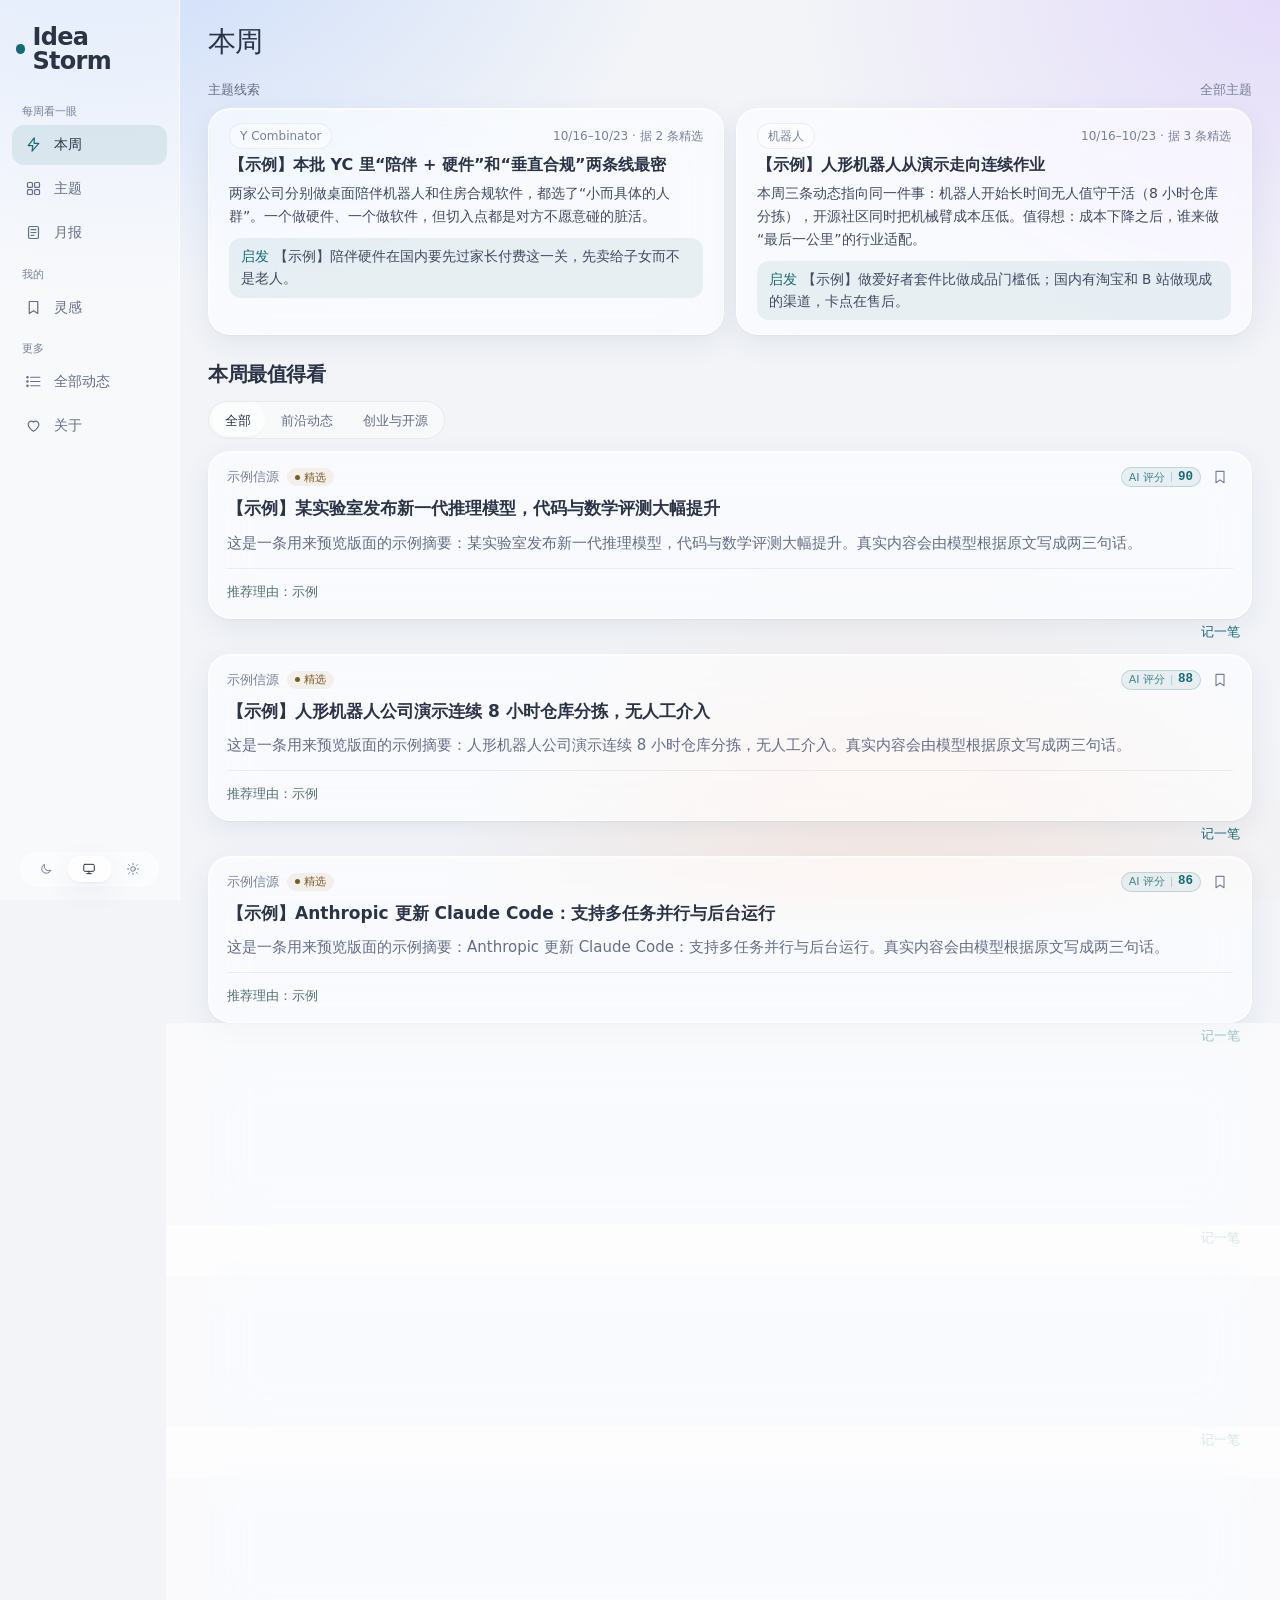
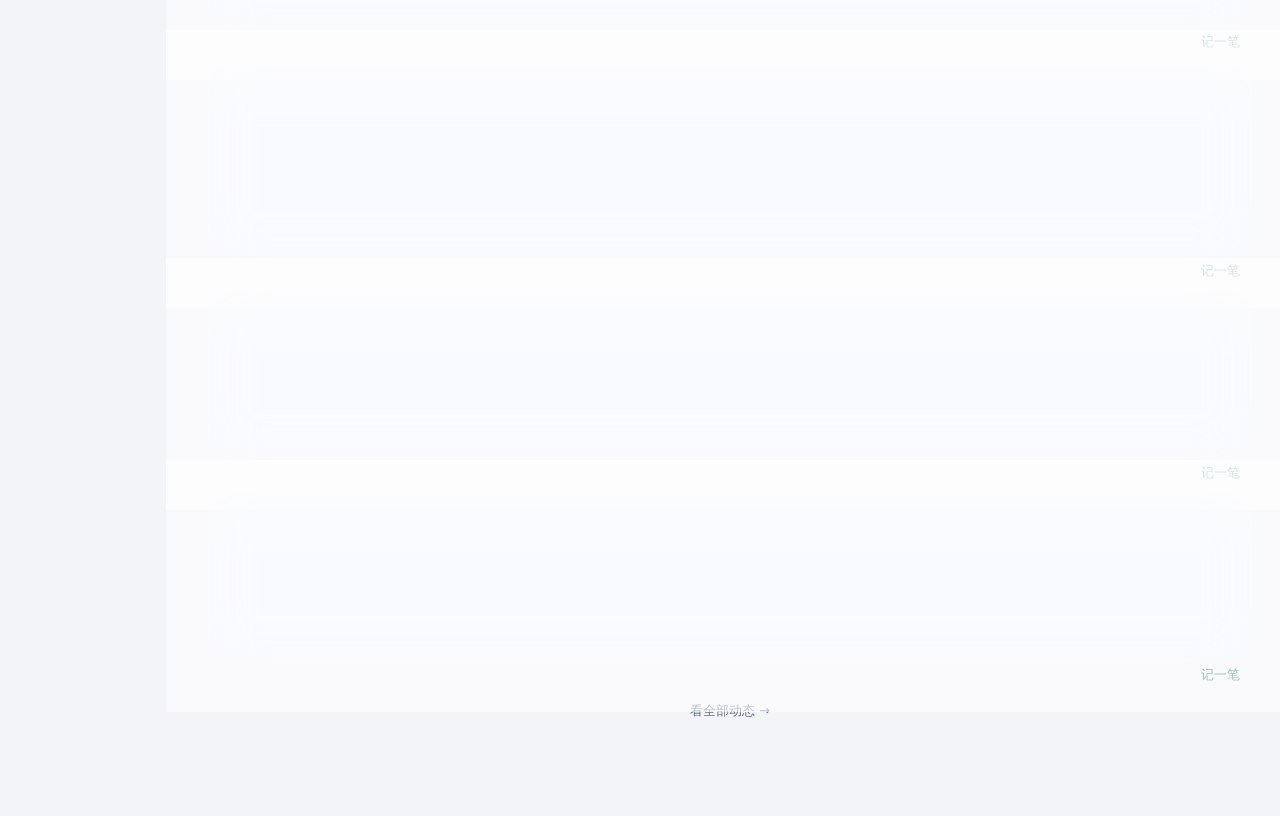
<file: preview/index.html>
<!doctype html><html lang="zh-CN" data-theme="light"><head><meta charset="utf-8"><meta name="viewport" content="width=device-width, initial-scale=1, viewport-fit=cover"><meta name="theme-color" media="(prefers-color-scheme: light)" content="#faf9f6"><meta name="theme-color" media="(prefers-color-scheme: dark)" content="#13191c"><title>Idea Storm — 前沿动态与创业灵感 · 每日精选</title><meta name="description" content="盯住 AI、机器人和跨领域前沿的一手信源，以及 YC、开源社区里的新公司和新项目：自动筛选、按主题归拢，每天只留值得看的几条。"><meta property="og:site_name" content="Idea Storm"><meta property="og:type" content="website"><meta property="og:title" content="Idea Storm — 前沿动态与创业灵感 · 每日精选"><meta property="og:description" content="盯住 AI、机器人和跨领域前沿的一手信源，以及 YC、开源社区里的新公司和新项目：自动筛选、按主题归拢，每天只留值得看的几条。"><meta property="og:url" content="http://127.0.0.1:3000/"><meta property="og:image" content="http://127.0.0.1:3000/og/site.png"><meta property="og:image:width" content="1200"><meta property="og:image:height" content="630"><meta property="og:locale" content="zh_CN"><meta name="twitter:card" content="summary_large_image"><meta name="twitter:title" content="Idea Storm — 前沿动态与创业灵感 · 每日精选"><meta name="twitter:description" content="盯住 AI、机器人和跨领域前沿的一手信源，以及 YC、开源社区里的新公司和新项目：自动筛选、按主题归拢，每天只留值得看的几条。"><meta name="twitter:image" content="http://127.0.0.1:3000/og/site.png"><link rel="icon" href="#" sizes="any"><link rel="icon" type="image/png" href="#"><link rel="apple-touch-icon" href="#"><link rel="manifest" href="#"><link rel="alternate" type="application/rss+xml" title="Idea Storm — 精选" href="#"><style>/*! tailwindcss v4.3.3 | MIT License | https://tailwindcss.com */
@layer properties{@supports (((-webkit-hyphens:none)) and (not (margin-trim:inline))) or ((-moz-orient:inline) and (not (color:rgb(from red r g b)))){*,:before,:after,::backdrop{--tw-translate-x:0;--tw-translate-y:0;--tw-translate-z:0;--tw-scale-x:1;--tw-scale-y:1;--tw-scale-z:1;--tw-rotate-x:initial;--tw-rotate-y:initial;--tw-rotate-z:initial;--tw-skew-x:initial;--tw-skew-y:initial;--tw-pan-x:initial;--tw-pan-y:initial;--tw-pinch-zoom:initial;--tw-space-y-reverse:0;--tw-divide-y-reverse:0;--tw-border-style:solid;--tw-leading:initial;--tw-font-weight:initial;--tw-tracking:initial;--tw-ordinal:initial;--tw-slashed-zero:initial;--tw-numeric-figure:initial;--tw-numeric-spacing:initial;--tw-numeric-fraction:initial;--tw-shadow:0 0 #0000;--tw-shadow-color:initial;--tw-shadow-alpha:100%;--tw-inset-shadow:0 0 #0000;--tw-inset-shadow-color:initial;--tw-inset-shadow-alpha:100%;--tw-ring-color:initial;--tw-ring-shadow:0 0 #0000;--tw-inset-ring-color:initial;--tw-inset-ring-shadow:0 0 #0000;--tw-ring-inset:initial;--tw-ring-offset-width:0px;--tw-ring-offset-color:#fff;--tw-ring-offset-shadow:0 0 #0000;--tw-outline-style:solid;--tw-blur:initial;--tw-brightness:initial;--tw-contrast:initial;--tw-grayscale:initial;--tw-hue-rotate:initial;--tw-invert:initial;--tw-opacity:initial;--tw-saturate:initial;--tw-sepia:initial;--tw-drop-shadow:initial;--tw-drop-shadow-color:initial;--tw-drop-shadow-alpha:100%;--tw-drop-shadow-size:initial;--tw-backdrop-blur:initial;--tw-backdrop-brightness:initial;--tw-backdrop-contrast:initial;--tw-backdrop-grayscale:initial;--tw-backdrop-hue-rotate:initial;--tw-backdrop-invert:initial;--tw-backdrop-opacity:initial;--tw-backdrop-saturate:initial;--tw-backdrop-sepia:initial;--tw-duration:initial;--tw-ease:initial;--tw-content:""}}}@layer theme{:root,:host{--font-sans:-apple-system, BlinkMacSystemFont, "SF Pro Text", "SF Pro Display", system-ui, "Segoe UI", "PingFang SC", "Hiragino Sans GB", "HarmonyOS Sans SC", "Microsoft YaHei", sans-serif;--font-mono:ui-monospace, SFMono-Regular, "SF Mono", Menlo, Monaco, Consolas, "Liberation Mono", monospace;--color-black:#000;--color-white:#fff;--spacing:.25rem;--container-xs:20rem;--container-sm:24rem;--container-md:28rem;--container-lg:32rem;--container-xl:36rem;--container-2xl:42rem;--font-weight-normal:400;--font-weight-medium:500;--font-weight-semibold:550;--font-weight-bold:600;--font-weight-black:900;--tracking-tight:-.025em;--tracking-wide:.025em;--leading-tight:1.25;--leading-snug:1.375;--leading-relaxed:1.625;--ease-out:cubic-bezier(0, 0, .2, 1);--animate-spin:spin 1s linear infinite;--animate-ping:ping 1s cubic-bezier(0, 0, .2, 1) infinite;--animate-pulse:pulse 2s cubic-bezier(.4, 0, .6, 1) infinite;--blur-sm:8px;--blur-md:12px;--blur-xl:24px;--default-transition-duration:.15s;--default-transition-timing-function:cubic-bezier(.4, 0, .2, 1);--default-font-family:var(--font-sans);--default-mono-font-family:var(--font-mono);--color-bg:var(--bg);--color-bg-sunk:var(--bg-sunk);--color-bg-muted:var(--bg-muted);--color-surface:var(--surface);--color-surface-2:var(--surface-2);--color-raised:var(--raised);--color-sidebar:var(--sidebar);--color-daybar:var(--daybar);--color-ink:var(--ink);--color-ink-2:var(--ink-2);--color-ink-3:var(--ink-3);--color-ink-4:var(--ink-4);--color-line:var(--line);--color-line-strong:var(--line-strong);--color-line-soft:var(--line-soft);--color-accent:var(--accent);--color-accent-ink:var(--accent-ink);--color-accent-soft:var(--accent-soft);--color-accent-softer:var(--accent-softer);--color-accent-contrast:var(--accent-contrast);--color-note:var(--note);--color-hot:var(--hot);--color-hot-soft:var(--hot-soft);--color-amber:var(--amber);--color-amber-ink:var(--amber-ink);--color-amber-soft:var(--amber-soft);--color-ok:var(--ok);--color-ok-soft:var(--ok-soft);--color-ok-ink:var(--ok-ink);--color-cal-plain:var(--cal-plain);--color-cal-confirmed:var(--cal-confirmed);--color-cal-announced:var(--cal-announced);--color-cal-key-confirmed:var(--cal-key-confirmed);--color-cal-key-announced:var(--cal-key-announced);--color-panel-quiet:var(--panel-quiet);--color-rank-1:var(--rank-1);--color-rank-2:var(--rank-2);--color-rank-3:var(--rank-3);--color-rank-rest:var(--rank-rest);--radius-mark:5px;--radius-control:12px;--radius-tile:16px;--radius-card:22px;--radius-panel:22px;--radius-sheet:28px;--ease-out-quart:cubic-bezier(.25, 1, .5, 1)}}@layer base{*,:after,:before,::backdrop{box-sizing:border-box;border:0 solid;margin:0;padding:0}::file-selector-button{box-sizing:border-box;border:0 solid;margin:0;padding:0}html,:host{-webkit-text-size-adjust:100%;tab-size:4;line-height:1.5;font-family:var(--default-font-family,-apple-system, BlinkMacSystemFont, "Segoe UI", Roboto, "Helvetica Neue", "Noto Sans", Arial, sans-serif, "Apple Color Emoji", "Segoe UI Emoji", "Segoe UI Symbol", "Noto Color Emoji");font-feature-settings:var(--default-font-feature-settings,normal);font-variation-settings:var(--default-font-variation-settings,normal);-webkit-tap-highlight-color:transparent}hr{height:0;color:inherit;border-top-width:1px}abbr:where([title]){-webkit-text-decoration:underline dotted;text-decoration:underline dotted}h1,h2,h3,h4,h5,h6{font-size:inherit;font-weight:inherit}a{color:inherit;-webkit-text-decoration:inherit;-webkit-text-decoration:inherit;-webkit-text-decoration:inherit;-webkit-text-decoration:inherit;text-decoration:inherit}b,strong{font-weight:bolder}code,kbd,samp,pre{font-family:var(--default-mono-font-family,ui-monospace, SFMono-Regular, Menlo, Monaco, Consolas, "Liberation Mono", "Courier New", monospace);font-feature-settings:var(--default-mono-font-feature-settings,normal);font-variation-settings:var(--default-mono-font-variation-settings,normal);font-size:1em}small{font-size:80%}sub,sup{vertical-align:baseline;font-size:75%;line-height:0;position:relative}sub{bottom:-.25em}sup{top:-.5em}table{text-indent:0;border-color:inherit;border-collapse:collapse}:-moz-focusring:where(:not(iframe)){outline:auto}progress{vertical-align:baseline}summary{display:list-item}ol,ul,menu{list-style:none}img,svg,video,canvas,audio,iframe,embed,object{vertical-align:middle;display:block}img,video{max-width:100%;height:auto}button,input,select,optgroup,textarea{font:inherit;font-feature-settings:inherit;font-variation-settings:inherit;letter-spacing:inherit;color:inherit;opacity:1;background-color:#0000;border-radius:0}::file-selector-button{font:inherit;font-feature-settings:inherit;font-variation-settings:inherit;letter-spacing:inherit;color:inherit;opacity:1;background-color:#0000;border-radius:0}:where(select:is([multiple],[size])) optgroup{font-weight:bolder}:where(select:is([multiple],[size])) optgroup option{padding-inline-start:20px}::file-selector-button{margin-inline-end:4px}::placeholder{opacity:1}@supports (not ((-webkit-appearance:-apple-pay-button))) or (contain-intrinsic-size:1px){::placeholder{color:currentColor}@supports (color:color-mix(in lab, red, red)){::placeholder{color:color-mix(in oklab, currentcolor 50%, transparent)}}}textarea{resize:vertical}::-webkit-search-decoration{-webkit-appearance:none}::-webkit-date-and-time-value{min-height:1lh;text-align:inherit}::-webkit-datetime-edit{display:inline-flex}::-webkit-datetime-edit-fields-wrapper{padding:0}::-webkit-datetime-edit{padding-block:0}::-webkit-datetime-edit-year-field{padding-block:0}::-webkit-datetime-edit-month-field{padding-block:0}::-webkit-datetime-edit-day-field{padding-block:0}::-webkit-datetime-edit-hour-field{padding-block:0}::-webkit-datetime-edit-minute-field{padding-block:0}::-webkit-datetime-edit-second-field{padding-block:0}::-webkit-datetime-edit-millisecond-field{padding-block:0}::-webkit-datetime-edit-meridiem-field{padding-block:0}::-webkit-calendar-picker-indicator{line-height:1}:-moz-ui-invalid{box-shadow:none}button,input:where([type=button],[type=reset],[type=submit]){appearance:button}::file-selector-button{appearance:button}::-webkit-inner-spin-button{height:auto}::-webkit-outer-spin-button{height:auto}[hidden]:where(:not([hidden=until-found])){display:none!important}html{-webkit-text-size-adjust:100%;text-rendering:optimizelegibility;-webkit-font-smoothing:antialiased;-moz-osx-font-smoothing:grayscale;-webkit-tap-highlight-color:transparent}body{background:var(--bg-image), var(--bg);color:var(--ink);font-family:var(--font-sans);background-attachment:fixed;font-size:14px;line-height:1.5}::selection{background:var(--selection)}:focus-visible{outline:2px solid var(--accent);outline-offset:2px;border-radius:6px}a{color:inherit;text-decoration:none}button{cursor:pointer}button:disabled{cursor:default}img{max-width:100%}}@layer components{.num{font-variant-numeric:tabular-nums}.mono{font-family:var(--font-mono);font-variant-numeric:tabular-nums}.chip{height:1.625rem;color:var(--ink-4);background:var(--bg-sunk);border:1px solid var(--line-soft);border-radius:9999px;align-items:center;gap:.25rem;padding:0 .625rem;font-size:12px;transition:color .12s,background-color .12s,border-color .12s;display:inline-flex}a.chip:hover{color:var(--accent);border-color:var(--line-strong)}.skeleton{background:var(--bg-muted);border-radius:var(--radius-control);animation:1.6s ease-in-out infinite skeleton-pulse}.scrollbar-none{scrollbar-width:none}.scrollbar-none::-webkit-scrollbar{display:none}.scrollbar-thin{scrollbar-width:thin;scrollbar-color:var(--line-strong) transparent}.disclosure>summary{cursor:pointer;list-style:none}.disclosure>summary::-webkit-details-marker{display:none}}@layer utilities{.\@container{container-type:inline-size}.pointer-events-auto{pointer-events:auto}.pointer-events-none{pointer-events:none}.visible{visibility:visible}.sr-only{clip-path:inset(50%);white-space:nowrap;border-width:0;width:1px;height:1px;margin:-1px;padding:0;position:absolute;overflow:hidden}.absolute{position:absolute}.fixed{position:fixed}.relative{position:relative}.static{position:static}.sticky{position:sticky}.inset-0{inset:0}.inset-x-0{inset-inline:0}.inset-y-\[3px\]{inset-block:3px}.top-0{top:0}.top-0\.5{top:calc(var(--spacing) * .5)}.top-1{top:var(--spacing)}.top-1\/2{top:50%}.top-4{top:calc(var(--spacing) * 4)}.top-6{top:calc(var(--spacing) * 6)}.top-10{top:calc(var(--spacing) * 10)}.top-\[7px\]{top:7px}.top-\[25\.5px\]{top:25.5px}.top-\[29px\]{top:29px}.top-\[calc\(42\%\+42px\)\]{top:calc(42% + 42px)}.-right-2{right:calc(var(--spacing) * -2)}.right-0{right:0}.right-2\.5{right:calc(var(--spacing) * 2.5)}.right-3{right:calc(var(--spacing) * 3)}.right-4{right:calc(var(--spacing) * 4)}.-bottom-\[41px\]{bottom:-41px}.bottom-0{bottom:0}.bottom-3{bottom:calc(var(--spacing) * 3)}.bottom-4{bottom:calc(var(--spacing) * 4)}.bottom-\[calc\(80px\+env\(safe-area-inset-bottom\)\)\]{bottom:calc(80px + env(safe-area-inset-bottom))}.bottom-\[calc\(86px\+env\(safe-area-inset-bottom\)\)\]{bottom:calc(86px + env(safe-area-inset-bottom))}.bottom-full{bottom:100%}.-left-5{left:calc(var(--spacing) * -5)}.-left-\[13\.5px\]{left:-13.5px}.left-0{left:0}.left-1\/2{left:50%}.left-3\.5{left:calc(var(--spacing) * 3.5)}.left-4{left:calc(var(--spacing) * 4)}.left-\[3px\]{left:3px}.left-\[7\.5px\]{left:7.5px}.left-\[7px\]{left:7px}.left-\[10\.5px\]{left:10.5px}.left-\[75\%\]{left:75%}.z-10{z-index:10}.z-20{z-index:20}.z-30{z-index:30}.z-40{z-index:40}.z-50{z-index:50}.z-\[60\]{z-index:60}.z-\[75\]{z-index:75}.z-\[80\]{z-index:80}.order-1{order:1}.order-2{order:2}.order-3{order:3}.order-4{order:4}.order-5{order:5}.order-6{order:6}.order-first{order:-9999}.container{width:100%}@media (width>=641px){.container{max-width:641px}}@media (width>=768px){.container{max-width:768px}}@media (width>=961px){.container{max-width:961px}}@media (width>=1280px){.container{max-width:1280px}}@media (width>=1536px){.container{max-width:1536px}}.-mx-1{margin-inline:calc(var(--spacing) * -1)}.-mx-2{margin-inline:calc(var(--spacing) * -2)}.-mx-3{margin-inline:calc(var(--spacing) * -3)}.-mx-4{margin-inline:calc(var(--spacing) * -4)}.-mx-5{margin-inline:calc(var(--spacing) * -5)}.mx-1{margin-inline:var(--spacing)}.mx-1\.5{margin-inline:calc(var(--spacing) * 1.5)}.mx-2{margin-inline:calc(var(--spacing) * 2)}.mx-auto{margin-inline:auto}.-my-1{margin-block:calc(var(--spacing) * -1)}.my-4{margin-block:calc(var(--spacing) * 4)}.mt-0\.5{margin-top:calc(var(--spacing) * .5)}.mt-1{margin-top:var(--spacing)}.mt-1\.5{margin-top:calc(var(--spacing) * 1.5)}.mt-2{margin-top:calc(var(--spacing) * 2)}.mt-2\.5{margin-top:calc(var(--spacing) * 2.5)}.mt-3{margin-top:calc(var(--spacing) * 3)}.mt-3\.5{margin-top:calc(var(--spacing) * 3.5)}.mt-4{margin-top:calc(var(--spacing) * 4)}.mt-5{margin-top:calc(var(--spacing) * 5)}.mt-6{margin-top:calc(var(--spacing) * 6)}.mt-7{margin-top:calc(var(--spacing) * 7)}.mt-8{margin-top:calc(var(--spacing) * 8)}.mt-9{margin-top:calc(var(--spacing) * 9)}.mt-10{margin-top:calc(var(--spacing) * 10)}.mt-12{margin-top:calc(var(--spacing) * 12)}.mt-16{margin-top:calc(var(--spacing) * 16)}.mt-20{margin-top:calc(var(--spacing) * 20)}.mt-\[3px\]{margin-top:3px}.mt-\[9px\]{margin-top:9px}.mt-\[11px\]{margin-top:11px}.mt-auto{margin-top:auto}.mt-px{margin-top:1px}.-mr-3{margin-right:calc(var(--spacing) * -3)}.mr-1{margin-right:var(--spacing)}.mr-2{margin-right:calc(var(--spacing) * 2)}.mr-3{margin-right:calc(var(--spacing) * 3)}.mr-\[0\.3em\]{margin-right:.3em}.-mb-1{margin-bottom:calc(var(--spacing) * -1)}.mb-1{margin-bottom:var(--spacing)}.mb-2{margin-bottom:calc(var(--spacing) * 2)}.mb-2\.5{margin-bottom:calc(var(--spacing) * 2.5)}.mb-3{margin-bottom:calc(var(--spacing) * 3)}.mb-4{margin-bottom:calc(var(--spacing) * 4)}.mb-5{margin-bottom:calc(var(--spacing) * 5)}.mb-6{margin-bottom:calc(var(--spacing) * 6)}.-ml-1\.5{margin-left:calc(var(--spacing) * -1.5)}.-ml-px{margin-left:-1px}.ml-0\.5{margin-left:calc(var(--spacing) * .5)}.ml-1{margin-left:var(--spacing)}.ml-1\.5{margin-left:calc(var(--spacing) * 1.5)}.ml-2{margin-left:calc(var(--spacing) * 2)}.ml-auto{margin-left:auto}.ml-px{margin-left:1px}.line-clamp-1{-webkit-line-clamp:1;-webkit-box-orient:vertical;display:-webkit-box;overflow:hidden}.line-clamp-2{-webkit-line-clamp:2;-webkit-box-orient:vertical;display:-webkit-box;overflow:hidden}.line-clamp-3{-webkit-line-clamp:3;-webkit-box-orient:vertical;display:-webkit-box;overflow:hidden}.line-clamp-4{-webkit-line-clamp:4;-webkit-box-orient:vertical;display:-webkit-box;overflow:hidden}.line-clamp-5{-webkit-line-clamp:5;-webkit-box-orient:vertical;display:-webkit-box;overflow:hidden}.block{display:block}.contents{display:contents}.flex{display:flex}.grid{display:grid}.hidden{display:none}.inline{display:inline}.inline-block{display:inline-block}.inline-flex{display:inline-flex}.table{display:table}.aspect-\[2\/1\]{aspect-ratio:2}.aspect-\[3\/4\]{aspect-ratio:3/4}.aspect-\[16\/9\]{aspect-ratio:16/9}.aspect-\[16\/10\]{aspect-ratio:16/10}.\!size-1\.5{width:calc(var(--spacing) * 1.5)!important;height:calc(var(--spacing) * 1.5)!important}.size-0{width:0;height:0}.size-1{width:var(--spacing);height:var(--spacing)}.size-1\.5{width:calc(var(--spacing) * 1.5);height:calc(var(--spacing) * 1.5)}.size-2{width:calc(var(--spacing) * 2);height:calc(var(--spacing) * 2)}.size-3{width:calc(var(--spacing) * 3);height:calc(var(--spacing) * 3)}.size-3\.5{width:calc(var(--spacing) * 3.5);height:calc(var(--spacing) * 3.5)}.size-4{width:calc(var(--spacing) * 4);height:calc(var(--spacing) * 4)}.size-5{width:calc(var(--spacing) * 5);height:calc(var(--spacing) * 5)}.size-6{width:calc(var(--spacing) * 6);height:calc(var(--spacing) * 6)}.size-7{width:calc(var(--spacing) * 7);height:calc(var(--spacing) * 7)}.size-8{width:calc(var(--spacing) * 8);height:calc(var(--spacing) * 8)}.size-9{width:calc(var(--spacing) * 9);height:calc(var(--spacing) * 9)}.size-10{width:calc(var(--spacing) * 10);height:calc(var(--spacing) * 10)}.size-11{width:calc(var(--spacing) * 11);height:calc(var(--spacing) * 11)}.size-14{width:calc(var(--spacing) * 14);height:calc(var(--spacing) * 14)}.size-28{width:calc(var(--spacing) * 28);height:calc(var(--spacing) * 28)}.size-\[0\.42em\]{width:.42em;height:.42em}.size-\[5px\]{width:5px;height:5px}.size-\[7px\]{width:7px;height:7px}.size-\[9px\]{width:9px;height:9px}.size-\[104px\]{width:104px;height:104px}.size-full{width:100%;height:100%}.h-1{height:var(--spacing)}.h-1\.5{height:calc(var(--spacing) * 1.5)}.h-2\.5{height:calc(var(--spacing) * 2.5)}.h-3{height:calc(var(--spacing) * 3)}.h-4{height:calc(var(--spacing) * 4)}.h-6{height:calc(var(--spacing) * 6)}.h-7{height:calc(var(--spacing) * 7)}.h-8{height:calc(var(--spacing) * 8)}.h-9{height:calc(var(--spacing) * 9)}.h-10{height:calc(var(--spacing) * 10)}.h-11{height:calc(var(--spacing) * 11)}.h-12{height:calc(var(--spacing) * 12)}.h-14{height:calc(var(--spacing) * 14)}.h-16{height:calc(var(--spacing) * 16)}.h-\[2px\]{height:2px}.h-\[3px\]{height:3px}.h-\[18px\]{height:18px}.h-\[20px\]{height:20px}.h-\[22px\]{height:22px}.h-\[26px\]{height:26px}.h-\[34px\]{height:34px}.h-\[42px\]{height:42px}.h-\[50px\]{height:50px}.h-\[54px\]{height:54px}.h-\[58px\]{height:58px}.h-\[64\%\]{height:64%}.h-\[66\%\]{height:66%}.h-\[112px\]{height:112px}.h-\[230px\]{height:230px}.h-auto{height:auto}.h-dvh{height:100dvh}.h-full{height:100%}.max-h-48{max-height:calc(var(--spacing) * 48)}.max-h-\[92dvh\]{max-height:92dvh}.max-h-\[360px\]{max-height:360px}.max-h-\[420px\]{max-height:420px}.max-h-full{max-height:100%}.\!min-h-\[38px\]{min-height:38px!important}.\!min-h-\[60px\]{min-height:60px!important}.min-h-0{min-height:0}.min-h-7{min-height:calc(var(--spacing) * 7)}.min-h-\[18px\]{min-height:18px}.min-h-\[62px\]{min-height:62px}.min-h-\[70vh\]{min-height:70vh}.min-h-\[84px\]{min-height:84px}.min-h-\[300px\]{min-height:300px}.min-h-dvh{min-height:100dvh}.\!w-24{width:calc(var(--spacing) * 24)!important}.\!w-auto{width:auto!important}.w-3\.5{width:calc(var(--spacing) * 3.5)}.w-5{width:calc(var(--spacing) * 5)}.w-6{width:calc(var(--spacing) * 6)}.w-7{width:calc(var(--spacing) * 7)}.w-8{width:calc(var(--spacing) * 8)}.w-9{width:calc(var(--spacing) * 9)}.w-10{width:calc(var(--spacing) * 10)}.w-14{width:calc(var(--spacing) * 14)}.w-16{width:calc(var(--spacing) * 16)}.w-24{width:calc(var(--spacing) * 24)}.w-56{width:calc(var(--spacing) * 56)}.w-\[22px\]{width:22px}.w-\[25\%\]{width:25%}.w-\[26px\]{width:26px}.w-\[44px\]{width:44px}.w-\[64\%\]{width:64%}.w-\[66\%\]{width:66%}.w-\[76px\]{width:76px}.w-\[88px\]{width:88px}.w-\[92px\]{width:92px}.w-\[104px\]{width:104px}.w-\[108px\]{width:108px}.w-\[112px\]{width:112px}.w-\[124px\]{width:124px}.w-\[140px\]{width:140px}.w-\[176px\]{width:176px}.w-\[180px\]{width:180px}.w-\[216px\]{width:216px}.w-\[280px\]{width:280px}.w-\[calc\(\(100\%-6px\)\/3\)\]{width:calc(33.3333% - 2px)}.w-\[min\(260px\,calc\(100\%-48px\)\)\]{width:min(260px,100% - 48px)}.w-auto{width:auto}.w-full{width:100%}.w-max{width:max-content}.w-px{width:1px}.max-w-2xl{max-width:var(--container-2xl)}.max-w-\[36em\]{max-width:36em}.max-w-\[52em\]{max-width:52em}.max-w-\[64em\]{max-width:64em}.max-w-\[240px\]{max-width:240px}.max-w-\[260px\]{max-width:260px}.max-w-\[280px\]{max-width:280px}.max-w-\[320px\]{max-width:320px}.max-w-\[360px\]{max-width:360px}.max-w-\[420px\]{max-width:420px}.max-w-\[640px\]{max-width:640px}.max-w-\[760px\]{max-width:760px}.max-w-\[960px\]{max-width:960px}.max-w-\[1320px\]{max-width:1320px}.max-w-\[min\(360px\,calc\(\(92dvh-190px\)\*0\.75\)\)\]{max-width:min(360px,69dvh - 142.5px)}.max-w-\[var\(--page-max-reading\)\]{max-width:var(--page-max-reading)}.max-w-full{max-width:100%}.max-w-lg{max-width:var(--container-lg)}.max-w-md{max-width:var(--container-md)}.max-w-sm{max-width:var(--container-sm)}.max-w-xl{max-width:var(--container-xl)}.max-w-xs{max-width:var(--container-xs)}.min-w-0{min-width:0}.min-w-5{min-width:calc(var(--spacing) * 5)}.min-w-9{min-width:calc(var(--spacing) * 9)}.min-w-\[120px\]{min-width:120px}.min-w-\[130px\]{min-width:130px}.min-w-\[168px\]{min-width:168px}.min-w-\[220px\]{min-width:220px}.min-w-\[260px\]{min-width:260px}.min-w-\[320px\]{min-width:320px}.min-w-\[420px\]{min-width:420px}.min-w-\[560px\]{min-width:560px}.min-w-\[640px\]{min-width:640px}.min-w-\[720px\]{min-width:720px}.min-w-\[760px\]{min-width:760px}.flex-1{flex:1}.flex-\[1_1_18rem\]{flex:18rem}.shrink-0{flex-shrink:0}.grow{flex-grow:1}.border-collapse{border-collapse:collapse}.origin-left{transform-origin:0}.origin-top-left{transform-origin:0 0}.origin-top-right{transform-origin:100% 0}.-translate-x-1\/2{--tw-translate-x:calc(calc(1 / 2 * 100%) * -1);translate:var(--tw-translate-x) var(--tw-translate-y)}.-translate-y-1\/2{--tw-translate-y:calc(calc(1 / 2 * 100%) * -1);translate:var(--tw-translate-x) var(--tw-translate-y)}.-translate-y-px{--tw-translate-y:-1px;translate:var(--tw-translate-x) var(--tw-translate-y)}.translate-y-0{--tw-translate-y:0px;translate:var(--tw-translate-x) var(--tw-translate-y)}.translate-y-2{--tw-translate-y:calc(var(--spacing) * 2);translate:var(--tw-translate-x) var(--tw-translate-y)}.translate-y-\[-2px\]{--tw-translate-y:-2px;translate:var(--tw-translate-x) var(--tw-translate-y)}.scale-100{--tw-scale-x:100%;--tw-scale-y:100%;--tw-scale-z:100%;scale:var(--tw-scale-x) var(--tw-scale-y)}.scale-x-0{--tw-scale-x:0%;scale:var(--tw-scale-x) var(--tw-scale-y)}.scale-\[0\.985\]{scale:.985}.-rotate-90{rotate:-90deg}.rotate-45{rotate:45deg}.rotate-90{rotate:90deg}.rotate-180{rotate:180deg}.card-hover{transition:box-shadow .2s var(--ease-out-quart), border-color .2s, transform .2s var(--ease-out-quart)}.card-hover:hover{box-shadow:var(--shadow-card-hover);border-color:var(--line-strong);transform:translateY(-1px)}.transform{transform:var(--tw-rotate-x,) var(--tw-rotate-y,) var(--tw-rotate-z,) var(--tw-skew-x,) var(--tw-skew-y,)}.animate-ping{animation:var(--animate-ping)}.animate-pulse{animation:var(--animate-pulse)}.animate-spin{animation:var(--animate-spin)}.cursor-pointer{cursor:pointer}.cursor-zoom-in{cursor:zoom-in}.cursor-zoom-out{cursor:zoom-out}.touch-pan-y{--tw-pan-y:pan-y;touch-action:var(--tw-pan-x,) var(--tw-pan-y,) var(--tw-pinch-zoom,)}.resize{resize:both}.resize-y{resize:vertical}.scroll-mt-6{scroll-margin-top:calc(var(--spacing) * 6)}.scroll-mt-24{scroll-margin-top:calc(var(--spacing) * 24)}.scroll-mt-28{scroll-margin-top:calc(var(--spacing) * 28)}.scroll-mt-\[64px\]{scroll-margin-top:64px}.scrollbar-none{scrollbar-width:none}.scrollbar-thin{scrollbar-width:thin}.list-none{list-style-type:none}.appearance-none{appearance:none}.break-inside-avoid{break-inside:avoid}.grid-cols-1{grid-template-columns:repeat(1,minmax(0,1fr))}.grid-cols-2{grid-template-columns:repeat(2,minmax(0,1fr))}.grid-cols-3{grid-template-columns:repeat(3,minmax(0,1fr))}.grid-cols-7{grid-template-columns:repeat(7,minmax(0,1fr))}.grid-cols-\[20px_minmax\(0\,1fr\)_auto\]{grid-template-columns:20px minmax(0,1fr) auto}.grid-cols-\[30px_minmax\(0\,1fr\)\]{grid-template-columns:30px minmax(0,1fr)}.grid-cols-\[48px_minmax\(0\,1fr\)\]{grid-template-columns:48px minmax(0,1fr)}.grid-cols-\[64px_22px_minmax\(0\,1fr\)\]{grid-template-columns:64px 22px minmax(0,1fr)}.grid-cols-\[auto_auto\]{grid-template-columns:auto auto}.grid-cols-\[max-content_1fr\]{grid-template-columns:max-content 1fr}.grid-cols-\[minmax\(0\,1fr\)\]{grid-template-columns:minmax(0,1fr)}.flex-col{flex-direction:column}.flex-col-reverse{flex-direction:column-reverse}.flex-wrap{flex-wrap:wrap}.place-items-center{place-items:center}.content-start{align-content:flex-start}.items-baseline{align-items:baseline}.items-center{align-items:center}.items-end{align-items:flex-end}.items-start{align-items:flex-start}.items-stretch{align-items:stretch}.justify-between{justify-content:space-between}.justify-center{justify-content:center}.justify-end{justify-content:flex-end}.justify-start{justify-content:flex-start}.gap-0\.5{gap:calc(var(--spacing) * .5)}.gap-1{gap:var(--spacing)}.gap-1\.5{gap:calc(var(--spacing) * 1.5)}.gap-2{gap:calc(var(--spacing) * 2)}.gap-2\.5{gap:calc(var(--spacing) * 2.5)}.gap-3{gap:calc(var(--spacing) * 3)}.gap-3\.5{gap:calc(var(--spacing) * 3.5)}.gap-4{gap:calc(var(--spacing) * 4)}.gap-5{gap:calc(var(--spacing) * 5)}.gap-6{gap:calc(var(--spacing) * 6)}.gap-8{gap:calc(var(--spacing) * 8)}.gap-10{gap:calc(var(--spacing) * 10)}.gap-\[3px\]{gap:3px}:where(.space-y-0\.5>:not(:last-child)){--tw-space-y-reverse:0;margin-block-start:calc(calc(var(--spacing) * .5) * var(--tw-space-y-reverse));margin-block-end:calc(calc(var(--spacing) * .5) * calc(1 - var(--tw-space-y-reverse)))}:where(.space-y-1>:not(:last-child)){--tw-space-y-reverse:0;margin-block-start:calc(var(--spacing) * var(--tw-space-y-reverse));margin-block-end:calc(var(--spacing) * calc(1 - var(--tw-space-y-reverse)))}:where(.space-y-1\.5>:not(:last-child)){--tw-space-y-reverse:0;margin-block-start:calc(calc(var(--spacing) * 1.5) * var(--tw-space-y-reverse));margin-block-end:calc(calc(var(--spacing) * 1.5) * calc(1 - var(--tw-space-y-reverse)))}:where(.space-y-2>:not(:last-child)){--tw-space-y-reverse:0;margin-block-start:calc(calc(var(--spacing) * 2) * var(--tw-space-y-reverse));margin-block-end:calc(calc(var(--spacing) * 2) * calc(1 - var(--tw-space-y-reverse)))}:where(.space-y-2\.5>:not(:last-child)){--tw-space-y-reverse:0;margin-block-start:calc(calc(var(--spacing) * 2.5) * var(--tw-space-y-reverse));margin-block-end:calc(calc(var(--spacing) * 2.5) * calc(1 - var(--tw-space-y-reverse)))}:where(.space-y-3>:not(:last-child)){--tw-space-y-reverse:0;margin-block-start:calc(calc(var(--spacing) * 3) * var(--tw-space-y-reverse));margin-block-end:calc(calc(var(--spacing) * 3) * calc(1 - var(--tw-space-y-reverse)))}:where(.space-y-4>:not(:last-child)){--tw-space-y-reverse:0;margin-block-start:calc(calc(var(--spacing) * 4) * var(--tw-space-y-reverse));margin-block-end:calc(calc(var(--spacing) * 4) * calc(1 - var(--tw-space-y-reverse)))}:where(.space-y-5>:not(:last-child)){--tw-space-y-reverse:0;margin-block-start:calc(calc(var(--spacing) * 5) * var(--tw-space-y-reverse));margin-block-end:calc(calc(var(--spacing) * 5) * calc(1 - var(--tw-space-y-reverse)))}:where(.space-y-8>:not(:last-child)){--tw-space-y-reverse:0;margin-block-start:calc(calc(var(--spacing) * 8) * var(--tw-space-y-reverse));margin-block-end:calc(calc(var(--spacing) * 8) * calc(1 - var(--tw-space-y-reverse)))}.gap-x-1\.5{column-gap:calc(var(--spacing) * 1.5)}.gap-x-2{column-gap:calc(var(--spacing) * 2)}.gap-x-2\.5{column-gap:calc(var(--spacing) * 2.5)}.gap-x-3{column-gap:calc(var(--spacing) * 3)}.gap-x-4{column-gap:calc(var(--spacing) * 4)}.gap-x-5{column-gap:calc(var(--spacing) * 5)}.gap-x-6{column-gap:calc(var(--spacing) * 6)}.gap-x-8{column-gap:calc(var(--spacing) * 8)}.gap-x-10{column-gap:calc(var(--spacing) * 10)}.gap-y-0\.5{row-gap:calc(var(--spacing) * .5)}.gap-y-1{row-gap:var(--spacing)}.gap-y-1\.5{row-gap:calc(var(--spacing) * 1.5)}.gap-y-2{row-gap:calc(var(--spacing) * 2)}.gap-y-4{row-gap:calc(var(--spacing) * 4)}.gap-y-5{row-gap:calc(var(--spacing) * 5)}.gap-y-6{row-gap:calc(var(--spacing) * 6)}.gap-y-\[18px\]{row-gap:18px}:where(.divide-y>:not(:last-child)){--tw-divide-y-reverse:0;border-bottom-style:var(--tw-border-style);border-top-style:var(--tw-border-style);border-top-width:calc(1px * var(--tw-divide-y-reverse));border-bottom-width:calc(1px * calc(1 - var(--tw-divide-y-reverse)))}:where(.divide-line>:not(:last-child)){border-color:var(--color-line)}:where(.divide-line-soft>:not(:last-child)){border-color:var(--color-line-soft)}.self-center{align-self:center}.self-start{align-self:flex-start}.justify-self-center{justify-self:center}.justify-self-end{justify-self:flex-end}.truncate{text-overflow:ellipsis;white-space:nowrap;overflow:hidden}.overflow-auto{overflow:auto}.overflow-hidden{overflow:hidden}.overflow-visible{overflow:visible}.overflow-x-auto{overflow-x:auto}.overflow-y-auto{overflow-y:auto}.card{background:var(--surface);border:1px solid var(--line);border-radius:var(--radius-card);box-shadow:var(--glass-edge), var(--shadow-card);-webkit-backdrop-filter:var(--glass-blur);backdrop-filter:var(--glass-blur)}.rounded{border-radius:.25rem}.rounded-card{border-radius:var(--radius-card)}.rounded-control{border-radius:var(--radius-control)}.rounded-full{border-radius:2147483647px}.rounded-mark{border-radius:var(--radius-mark)}.rounded-none{border-radius:0}.rounded-panel{border-radius:var(--radius-panel)}.rounded-sheet{border-radius:var(--radius-sheet)}.rounded-tile{border-radius:var(--radius-tile)}.rounded-t-sheet{border-top-left-radius:var(--radius-sheet);border-top-right-radius:var(--radius-sheet)}.\!border-\[1\.5px\]{border-style:var(--tw-border-style)!important;border-width:1.5px!important}.border{border-style:var(--tw-border-style);border-width:1px}.border-\[1\.5px\]{border-style:var(--tw-border-style);border-width:1.5px}.border-x-0{border-inline-style:var(--tw-border-style);border-inline-width:0}.border-y{border-block-style:var(--tw-border-style);border-block-width:1px}.border-t{border-top-style:var(--tw-border-style);border-top-width:1px}.border-t-0{border-top-style:var(--tw-border-style);border-top-width:0}.border-r{border-right-style:var(--tw-border-style);border-right-width:1px}.border-b{border-bottom-style:var(--tw-border-style);border-bottom-width:1px}.border-l{border-left-style:var(--tw-border-style);border-left-width:1px}.border-l-2{border-left-style:var(--tw-border-style);border-left-width:2px}.\!border-solid{--tw-border-style:solid!important;border-style:solid!important}.border-dashed{--tw-border-style:dashed;border-style:dashed}.\!border-accent{border-color:var(--color-accent)!important}.border-accent,.border-accent\/30{border-color:var(--color-accent)}@supports (color:color-mix(in lab, red, red)){.border-accent\/30{border-color:color-mix(in oklab, var(--color-accent) 30%, transparent)}}.border-accent\/45{border-color:var(--color-accent)}@supports (color:color-mix(in lab, red, red)){.border-accent\/45{border-color:color-mix(in oklab, var(--color-accent) 45%, transparent)}}.border-amber\/35{border-color:var(--color-amber)}@supports (color:color-mix(in lab, red, red)){.border-amber\/35{border-color:color-mix(in oklab, var(--color-amber) 35%, transparent)}}.border-current{border-color:currentColor}.border-hot\/30{border-color:var(--color-hot)}@supports (color:color-mix(in lab, red, red)){.border-hot\/30{border-color:color-mix(in oklab, var(--color-hot) 30%, transparent)}}.border-ink{border-color:var(--color-ink)}.border-line{border-color:var(--color-line)}.border-line-soft{border-color:var(--color-line-soft)}.border-line-strong{border-color:var(--color-line-strong)}.border-line\/70{border-color:var(--color-line)}@supports (color:color-mix(in lab, red, red)){.border-line\/70{border-color:color-mix(in oklab, var(--color-line) 70%, transparent)}}.border-ok-ink,.border-ok-ink\/55{border-color:var(--color-ok-ink)}@supports (color:color-mix(in lab, red, red)){.border-ok-ink\/55{border-color:color-mix(in oklab, var(--color-ok-ink) 55%, transparent)}}.border-ok\/30{border-color:var(--color-ok)}@supports (color:color-mix(in lab, red, red)){.border-ok\/30{border-color:color-mix(in oklab, var(--color-ok) 30%, transparent)}}.border-transparent{border-color:#0000}.border-r-transparent{border-right-color:#0000}.well{background-color:var(--bg-sunk);box-shadow:inset 0 0 0 1px var(--line-soft)}[data-theme=dark] .well{background-color:var(--bg-muted)}@supports (color:color-mix(in lab, red, red)){[data-theme=dark] .well{background-color:color-mix(in srgb, var(--bg-muted) 60%, transparent)}}.bg-\[\#111\]{background-color:#111}.bg-\[color-mix\(in_srgb\,var\(--sidebar\)_50\%\,var\(--surface\)\)\]{background-color:var(--sidebar)}@supports (color:color-mix(in lab, red, red)){.bg-\[color-mix\(in_srgb\,var\(--sidebar\)_50\%\,var\(--surface\)\)\]{background-color:color-mix(in srgb,var(--sidebar) 50%,var(--surface))}}.bg-\[rgba\(8\,14\,15\,0\.55\)\]{background-color:#080e0f8c}.bg-\[rgba\(28\,39\,51\,0\.04\)\]{background-color:#1c27330a}.bg-accent{background-color:var(--color-accent)}.bg-accent-soft{background-color:var(--color-accent-soft)}.bg-accent-softer{background-color:var(--color-accent-softer)}.bg-accent\/10{background-color:var(--color-accent)}@supports (color:color-mix(in lab, red, red)){.bg-accent\/10{background-color:color-mix(in oklab, var(--color-accent) 10%, transparent)}}.bg-accent\/15{background-color:var(--color-accent)}@supports (color:color-mix(in lab, red, red)){.bg-accent\/15{background-color:color-mix(in oklab, var(--color-accent) 15%, transparent)}}.bg-accent\/\[0\.06\]{background-color:var(--color-accent)}@supports (color:color-mix(in lab, red, red)){.bg-accent\/\[0\.06\]{background-color:color-mix(in oklab, var(--color-accent) 6%, transparent)}}.bg-amber{background-color:var(--color-amber)}.bg-amber-ink,.bg-amber-ink\/\[0\.16\]{background-color:var(--color-amber-ink)}@supports (color:color-mix(in lab, red, red)){.bg-amber-ink\/\[0\.16\]{background-color:color-mix(in oklab, var(--color-amber-ink) 16%, transparent)}}.bg-amber-soft{background-color:var(--color-amber-soft)}.bg-amber\/10{background-color:var(--color-amber)}@supports (color:color-mix(in lab, red, red)){.bg-amber\/10{background-color:color-mix(in oklab, var(--color-amber) 10%, transparent)}}.bg-amber\/15{background-color:var(--color-amber)}@supports (color:color-mix(in lab, red, red)){.bg-amber\/15{background-color:color-mix(in oklab, var(--color-amber) 15%, transparent)}}.bg-bg{background-color:var(--color-bg)}.bg-bg-sunk,.bg-bg-sunk\/40{background-color:var(--color-bg-sunk)}@supports (color:color-mix(in lab, red, red)){.bg-bg-sunk\/40{background-color:color-mix(in oklab, var(--color-bg-sunk) 40%, transparent)}}.bg-bg-sunk\/50{background-color:var(--color-bg-sunk)}@supports (color:color-mix(in lab, red, red)){.bg-bg-sunk\/50{background-color:color-mix(in oklab, var(--color-bg-sunk) 50%, transparent)}}.bg-bg-sunk\/60{background-color:var(--color-bg-sunk)}@supports (color:color-mix(in lab, red, red)){.bg-bg-sunk\/60{background-color:color-mix(in oklab, var(--color-bg-sunk) 60%, transparent)}}.bg-bg-sunk\/70{background-color:var(--color-bg-sunk)}@supports (color:color-mix(in lab, red, red)){.bg-bg-sunk\/70{background-color:color-mix(in oklab, var(--color-bg-sunk) 70%, transparent)}}.bg-bg\/90{background-color:var(--color-bg)}@supports (color:color-mix(in lab, red, red)){.bg-bg\/90{background-color:color-mix(in oklab, var(--color-bg) 90%, transparent)}}.bg-bg\/95{background-color:var(--color-bg)}@supports (color:color-mix(in lab, red, red)){.bg-bg\/95{background-color:color-mix(in oklab, var(--color-bg) 95%, transparent)}}.bg-black\/55{background-color:#0000008c}@supports (color:color-mix(in lab, red, red)){.bg-black\/55{background-color:color-mix(in oklab, var(--color-black) 55%, transparent)}}.bg-black\/85{background-color:#000000d9}@supports (color:color-mix(in lab, red, red)){.bg-black\/85{background-color:color-mix(in oklab, var(--color-black) 85%, transparent)}}.bg-cal-announced{background-color:var(--color-cal-announced)}.bg-cal-confirmed{background-color:var(--color-cal-confirmed)}.bg-cal-key-announced{background-color:var(--color-cal-key-announced)}.bg-cal-key-confirmed{background-color:var(--color-cal-key-confirmed)}.bg-cal-plain{background-color:var(--color-cal-plain)}.bg-current{background-color:currentColor}.bg-daybar{background-color:var(--color-daybar)}.bg-hot{background-color:var(--color-hot)}.bg-hot-soft{background-color:var(--color-hot-soft)}.bg-ink{background-color:var(--color-ink)}.bg-ink-2{background-color:var(--color-ink-2)}.bg-ink-4{background-color:var(--color-ink-4)}.bg-ink\/30{background-color:var(--color-ink)}@supports (color:color-mix(in lab, red, red)){.bg-ink\/30{background-color:color-mix(in oklab, var(--color-ink) 30%, transparent)}}.bg-line-strong{background-color:var(--color-line-strong)}.bg-ok{background-color:var(--color-ok)}.bg-ok-ink,.bg-ok-ink\/\[0\.14\]{background-color:var(--color-ok-ink)}@supports (color:color-mix(in lab, red, red)){.bg-ok-ink\/\[0\.14\]{background-color:color-mix(in oklab, var(--color-ok-ink) 14.0%, transparent)}}.bg-ok-soft{background-color:var(--color-ok-soft)}.bg-ok\/10{background-color:var(--color-ok)}@supports (color:color-mix(in lab, red, red)){.bg-ok\/10{background-color:color-mix(in oklab, var(--color-ok) 10%, transparent)}}.bg-panel-quiet{background-color:var(--color-panel-quiet)}.bg-raised{background-color:var(--color-raised)}.bg-sidebar{background-color:var(--color-sidebar)}.bg-surface{background-color:var(--color-surface)}.bg-surface-2{background-color:var(--color-surface-2)}.bg-white{background-color:var(--color-white)}.bg-white\/10{background-color:#ffffff1a}@supports (color:color-mix(in lab, red, red)){.bg-white\/10{background-color:color-mix(in oklab, var(--color-white) 10%, transparent)}}.bg-\[linear-gradient\(110deg\,transparent_30\%\,rgba\(255\,255\,255\,0\.35\)_50\%\,transparent_70\%\)\]{background-image:linear-gradient(110deg,#0000 30%,#ffffff59 50%,#0000 70%)}.bg-\[radial-gradient\(120\%_90\%_at_100\%_0\%\,var\(--hot-soft\)\,transparent_55\%\)\]{background-image:radial-gradient(120% 90% at 100% 0%,var(--hot-soft),transparent 55%)}.bg-\[radial-gradient\(130\%_100\%_at_0\%_0\%\,color-mix\(in_srgb\,var\(--rank-1\)_11\%\,transparent\)\,transparent_62\%\)\]{background-image:radial-gradient(130% 100% at 0% 0%,var(--rank-1),transparent 62%)}@supports (color:color-mix(in lab, red, red)){.bg-\[radial-gradient\(130\%_100\%_at_0\%_0\%\,color-mix\(in_srgb\,var\(--rank-1\)_11\%\,transparent\)\,transparent_62\%\)\]{background-image:radial-gradient(130% 100% at 0% 0%,color-mix(in srgb,var(--rank-1) 11%,transparent),transparent 62%)}}.bg-\[radial-gradient\(130\%_100\%_at_0\%_0\%\,color-mix\(in_srgb\,var\(--rank-2\)_11\%\,transparent\)\,transparent_62\%\)\]{background-image:radial-gradient(130% 100% at 0% 0%,var(--rank-2),transparent 62%)}@supports (color:color-mix(in lab, red, red)){.bg-\[radial-gradient\(130\%_100\%_at_0\%_0\%\,color-mix\(in_srgb\,var\(--rank-2\)_11\%\,transparent\)\,transparent_62\%\)\]{background-image:radial-gradient(130% 100% at 0% 0%,color-mix(in srgb,var(--rank-2) 11%,transparent),transparent 62%)}}.bg-\[radial-gradient\(130\%_100\%_at_0\%_0\%\,color-mix\(in_srgb\,var\(--rank-3\)_12\%\,transparent\)\,transparent_62\%\)\]{background-image:radial-gradient(130% 100% at 0% 0%,var(--rank-3),transparent 62%)}@supports (color:color-mix(in lab, red, red)){.bg-\[radial-gradient\(130\%_100\%_at_0\%_0\%\,color-mix\(in_srgb\,var\(--rank-3\)_12\%\,transparent\)\,transparent_62\%\)\]{background-image:radial-gradient(130% 100% at 0% 0%,color-mix(in srgb,var(--rank-3) 12%,transparent),transparent 62%)}}.bg-\[length\:12px\]{background-size:12px}.bg-\[length\:200\%_100\%\]{background-size:200% 100%}.bg-\[right_10px_center\]{background-position:right 10px center}.bg-no-repeat{background-repeat:no-repeat}.fill-\[var\(--ink-4\)\]{fill:var(--ink-4)}.fill-accent{fill:var(--color-accent)}.fill-ink{fill:var(--color-ink)}.object-contain{object-fit:contain}.object-cover{object-fit:cover}.p-1\.5{padding:calc(var(--spacing) * 1.5)}.p-3{padding:calc(var(--spacing) * 3)}.p-4{padding:calc(var(--spacing) * 4)}.p-5{padding:calc(var(--spacing) * 5)}.p-6{padding:calc(var(--spacing) * 6)}.p-\[3px\]{padding:3px}.px-0{padding-inline:0}.px-0\.5{padding-inline:calc(var(--spacing) * .5)}.px-1{padding-inline:var(--spacing)}.px-1\.5{padding-inline:calc(var(--spacing) * 1.5)}.px-2{padding-inline:calc(var(--spacing) * 2)}.px-2\.5{padding-inline:calc(var(--spacing) * 2.5)}.px-3{padding-inline:calc(var(--spacing) * 3)}.px-3\.5{padding-inline:calc(var(--spacing) * 3.5)}.px-4{padding-inline:calc(var(--spacing) * 4)}.px-5{padding-inline:calc(var(--spacing) * 5)}.px-6{padding-inline:calc(var(--spacing) * 6)}.px-\[3px\]{padding-inline:3px}.\!py-1{padding-block:var(--spacing)!important}.py-0{padding-block:0}.py-0\.5{padding-block:calc(var(--spacing) * .5)}.py-1{padding-block:var(--spacing)}.py-1\.5{padding-block:calc(var(--spacing) * 1.5)}.py-2{padding-block:calc(var(--spacing) * 2)}.py-2\.5{padding-block:calc(var(--spacing) * 2.5)}.py-3{padding-block:calc(var(--spacing) * 3)}.py-3\.5{padding-block:calc(var(--spacing) * 3.5)}.py-4{padding-block:calc(var(--spacing) * 4)}.py-5{padding-block:calc(var(--spacing) * 5)}.py-6{padding-block:calc(var(--spacing) * 6)}.py-7{padding-block:calc(var(--spacing) * 7)}.py-8{padding-block:calc(var(--spacing) * 8)}.py-10{padding-block:calc(var(--spacing) * 10)}.py-12{padding-block:calc(var(--spacing) * 12)}.py-14{padding-block:calc(var(--spacing) * 14)}.py-16{padding-block:calc(var(--spacing) * 16)}.py-24{padding-block:calc(var(--spacing) * 24)}.py-\[7px\]{padding-block:7px}.py-\[18px\]{padding-block:18px}.pt-1{padding-top:var(--spacing)}.pt-1\.5{padding-top:calc(var(--spacing) * 1.5)}.pt-2{padding-top:calc(var(--spacing) * 2)}.pt-2\.5{padding-top:calc(var(--spacing) * 2.5)}.pt-3{padding-top:calc(var(--spacing) * 3)}.pt-3\.5{padding-top:calc(var(--spacing) * 3.5)}.pt-4{padding-top:calc(var(--spacing) * 4)}.pt-5{padding-top:calc(var(--spacing) * 5)}.pt-6{padding-top:calc(var(--spacing) * 6)}.pt-8{padding-top:calc(var(--spacing) * 8)}.pt-10{padding-top:calc(var(--spacing) * 10)}.pt-12{padding-top:calc(var(--spacing) * 12)}.pt-\[2px\]{padding-top:2px}.pr-1{padding-right:var(--spacing)}.pr-1\.5{padding-right:calc(var(--spacing) * 1.5)}.pr-2{padding-right:calc(var(--spacing) * 2)}.pr-3{padding-right:calc(var(--spacing) * 3)}.pr-4{padding-right:calc(var(--spacing) * 4)}.pr-5{padding-right:calc(var(--spacing) * 5)}.pr-8{padding-right:calc(var(--spacing) * 8)}.pr-9{padding-right:calc(var(--spacing) * 9)}.pr-10{padding-right:calc(var(--spacing) * 10)}.pb-0\.5{padding-bottom:calc(var(--spacing) * .5)}.pb-1{padding-bottom:var(--spacing)}.pb-1\.5{padding-bottom:calc(var(--spacing) * 1.5)}.pb-2{padding-bottom:calc(var(--spacing) * 2)}.pb-3{padding-bottom:calc(var(--spacing) * 3)}.pb-3\.5{padding-bottom:calc(var(--spacing) * 3.5)}.pb-4{padding-bottom:calc(var(--spacing) * 4)}.pb-5{padding-bottom:calc(var(--spacing) * 5)}.pb-6{padding-bottom:calc(var(--spacing) * 6)}.pb-7{padding-bottom:calc(var(--spacing) * 7)}.pb-8{padding-bottom:calc(var(--spacing) * 8)}.pb-10{padding-bottom:calc(var(--spacing) * 10)}.pb-12{padding-bottom:calc(var(--spacing) * 12)}.pb-14{padding-bottom:calc(var(--spacing) * 14)}.pb-24{padding-bottom:calc(var(--spacing) * 24)}.pb-\[calc\(10px\+env\(safe-area-inset-bottom\)\)\]{padding-bottom:calc(10px + env(safe-area-inset-bottom))}.pb-\[calc\(72px\+env\(safe-area-inset-bottom\)\)\]{padding-bottom:calc(72px + env(safe-area-inset-bottom))}.pb-\[max\(20px\,env\(safe-area-inset-bottom\)\)\]{padding-bottom:max(20px, env(safe-area-inset-bottom))}.pl-1{padding-left:var(--spacing)}.pl-2{padding-left:calc(var(--spacing) * 2)}.pl-2\.5{padding-left:calc(var(--spacing) * 2.5)}.pl-3{padding-left:calc(var(--spacing) * 3)}.pl-3\.5{padding-left:calc(var(--spacing) * 3.5)}.pl-4{padding-left:calc(var(--spacing) * 4)}.pl-5{padding-left:calc(var(--spacing) * 5)}.pl-7{padding-left:calc(var(--spacing) * 7)}.pl-10{padding-left:calc(var(--spacing) * 10)}.pl-\[21px\]{padding-left:21px}.pl-\[46px\]{padding-left:46px}.text-center{text-align:center}.text-left{text-align:left}.text-right{text-align:right}.align-middle{vertical-align:middle}.align-top{vertical-align:top}.font-mono{font-family:var(--font-mono)}.font-sans{font-family:var(--font-sans)}.\!text-\[12px\]{font-size:12px!important}.text-\[0\.86em\]{font-size:.86em}.text-\[0\.88em\]{font-size:.88em}.text-\[9px\]{font-size:9px}.text-\[10\.5px\]{font-size:10.5px}.text-\[10px\]{font-size:10px}.text-\[11\.5px\]{font-size:11.5px}.text-\[11px\]{font-size:11px}.text-\[12\.5px\]{font-size:12.5px}.text-\[12px\]{font-size:12px}.text-\[13\.5px\]{font-size:13.5px}.text-\[13px\]{font-size:13px}.text-\[14\.5px\]{font-size:14.5px}.text-\[14px\]{font-size:14px}.text-\[15\.5px\]{font-size:15.5px}.text-\[15px\]{font-size:15px}.text-\[16\.5px\]{font-size:16.5px}.text-\[16px\]{font-size:16px}.text-\[17px\]{font-size:17px}.text-\[18px\]{font-size:18px}.text-\[19px\]{font-size:19px}.text-\[20px\]{font-size:20px}.text-\[21px\]{font-size:21px}.text-\[22px\]{font-size:22px}.text-\[24px\]{font-size:24px}.text-\[26px\]{font-size:26px}.text-\[27px\]{font-size:27px}.text-\[28px\]{font-size:28px}.text-\[30px\]{font-size:30px}.text-\[32px\]{font-size:32px}.text-\[34px\]{font-size:34px}.text-\[44px\]{font-size:44px}.text-\[48px\]{font-size:48px}.leading-4{--tw-leading:calc(var(--spacing) * 4);line-height:calc(var(--spacing) * 4)}.leading-5{--tw-leading:calc(var(--spacing) * 5);line-height:calc(var(--spacing) * 5)}.leading-6{--tw-leading:calc(var(--spacing) * 6);line-height:calc(var(--spacing) * 6)}.leading-7{--tw-leading:calc(var(--spacing) * 7);line-height:calc(var(--spacing) * 7)}.leading-\[0\.95\]{--tw-leading:.95;line-height:.95}.leading-\[1\.3\]{--tw-leading:1.3;line-height:1.3}.leading-\[1\.4\]{--tw-leading:1.4;line-height:1.4}.leading-\[1\.5\]{--tw-leading:1.5;line-height:1.5}.leading-\[1\.6\]{--tw-leading:1.6;line-height:1.6}.leading-\[1\.7\]{--tw-leading:1.7;line-height:1.7}.leading-\[1\.8\]{--tw-leading:1.8;line-height:1.8}.leading-\[1\.9\]{--tw-leading:1.9;line-height:1.9}.leading-\[1\.18\]{--tw-leading:1.18;line-height:1.18}.leading-\[1\.25\]{--tw-leading:1.25;line-height:1.25}.leading-\[1\.28\]{--tw-leading:1.28;line-height:1.28}.leading-\[1\.35\]{--tw-leading:1.35;line-height:1.35}.leading-\[1\.38\]{--tw-leading:1.38;line-height:1.38}.leading-\[1\.45\]{--tw-leading:1.45;line-height:1.45}.leading-\[1\.55\]{--tw-leading:1.55;line-height:1.55}.leading-\[1\.65\]{--tw-leading:1.65;line-height:1.65}.leading-\[1\.75\]{--tw-leading:1.75;line-height:1.75}.leading-\[1\.85\]{--tw-leading:1.85;line-height:1.85}.leading-\[16px\]{--tw-leading:16px;line-height:16px}.leading-\[17px\]{--tw-leading:17px;line-height:17px}.leading-\[18px\]{--tw-leading:18px;line-height:18px}.leading-\[20px\]{--tw-leading:20px;line-height:20px}.leading-\[21px\]{--tw-leading:21px;line-height:21px}.leading-\[24px\]{--tw-leading:24px;line-height:24px}.leading-none{--tw-leading:1;line-height:1}.leading-relaxed{--tw-leading:var(--leading-relaxed);line-height:var(--leading-relaxed)}.leading-snug{--tw-leading:var(--leading-snug);line-height:var(--leading-snug)}.leading-tight{--tw-leading:var(--leading-tight);line-height:var(--leading-tight)}.font-\[650\]{--tw-font-weight:650;font-weight:650}.font-black{--tw-font-weight:var(--font-weight-black);font-weight:var(--font-weight-black)}.font-bold{--tw-font-weight:var(--font-weight-bold);font-weight:var(--font-weight-bold)}.font-medium{--tw-font-weight:var(--font-weight-medium);font-weight:var(--font-weight-medium)}.font-normal{--tw-font-weight:var(--font-weight-normal);font-weight:var(--font-weight-normal)}.font-semibold{--tw-font-weight:var(--font-weight-semibold);font-weight:var(--font-weight-semibold)}.tracking-\[-0\.01em\]{--tw-tracking:-.01em;letter-spacing:-.01em}.tracking-\[-0\.02em\]{--tw-tracking:-.02em;letter-spacing:-.02em}.tracking-\[-0\.03em\]{--tw-tracking:-.03em;letter-spacing:-.03em}.tracking-\[-0\.04em\]{--tw-tracking:-.04em;letter-spacing:-.04em}.tracking-\[-0\.055em\]{--tw-tracking:-.055em;letter-spacing:-.055em}.tracking-\[0\.2em\]{--tw-tracking:.2em;letter-spacing:.2em}.tracking-\[0\.3em\]{--tw-tracking:.3em;letter-spacing:.3em}.tracking-\[0\.6em\]{--tw-tracking:.6em;letter-spacing:.6em}.tracking-\[0\.08em\]{--tw-tracking:.08em;letter-spacing:.08em}.tracking-\[0\.12em\]{--tw-tracking:.12em;letter-spacing:.12em}.tracking-\[0\.14em\]{--tw-tracking:.14em;letter-spacing:.14em}.tracking-\[0\.16em\]{--tw-tracking:.16em;letter-spacing:.16em}.tracking-\[0\.36em\]{--tw-tracking:.36em;letter-spacing:.36em}.tracking-tight{--tw-tracking:var(--tracking-tight);letter-spacing:var(--tracking-tight)}.tracking-wide{--tw-tracking:var(--tracking-wide);letter-spacing:var(--tracking-wide)}.\[text-wrap\:balance\]{text-wrap:balance}.\[text-wrap\:pretty\]{text-wrap:pretty}.\[overflow-wrap\:anywhere\]{overflow-wrap:anywhere}.break-words{overflow-wrap:break-word}.break-all{word-break:break-all}.whitespace-nowrap{white-space:nowrap}.whitespace-pre-line{white-space:pre-line}.whitespace-pre-wrap{white-space:pre-wrap}.\!text-ink-3{color:var(--color-ink-3)!important}.text-accent{color:var(--color-accent)}.text-accent-contrast{color:var(--color-accent-contrast)}.text-accent-ink{color:var(--color-accent-ink)}.text-amber{color:var(--color-amber)}.text-amber-ink{color:var(--color-amber-ink)}.text-bg,.text-bg\/70{color:var(--color-bg)}@supports (color:color-mix(in lab, red, red)){.text-bg\/70{color:color-mix(in oklab, var(--color-bg) 70%, transparent)}}.text-hot{color:var(--color-hot)}.text-ink{color:var(--color-ink)}.text-ink-2{color:var(--color-ink-2)}.text-ink-3{color:var(--color-ink-3)}.text-ink-4{color:var(--color-ink-4)}.text-line-strong{color:var(--color-line-strong)}.text-note{color:var(--color-note)}.text-ok{color:var(--color-ok)}.text-ok-ink{color:var(--color-ok-ink)}.text-rank-1{color:var(--color-rank-1)}.text-rank-2{color:var(--color-rank-2)}.text-rank-3{color:var(--color-rank-3)}.text-rank-rest{color:var(--color-rank-rest)}.text-white{color:var(--color-white)}.tabular-nums{--tw-numeric-spacing:tabular-nums;font-variant-numeric:var(--tw-ordinal,) var(--tw-slashed-zero,) var(--tw-numeric-figure,) var(--tw-numeric-spacing,) var(--tw-numeric-fraction,)}.line-through{text-decoration-line:line-through}.accent-\[var\(--accent\)\]{accent-color:var(--accent)}.opacity-0{opacity:0}.opacity-25{opacity:.25}.opacity-30{opacity:.3}.opacity-40{opacity:.4}.opacity-50{opacity:.5}.opacity-60{opacity:.6}.opacity-70{opacity:.7}.opacity-80{opacity:.8}.opacity-100{opacity:1}.opacity-\[0\.38\]{opacity:.38}.\!shadow-none{--tw-shadow:0 0 #0000!important;box-shadow:var(--tw-inset-shadow), var(--tw-inset-ring-shadow), var(--tw-ring-offset-shadow), var(--tw-ring-shadow), var(--tw-shadow)!important}.shadow-2xl{--tw-shadow:0 25px 50px -12px var(--tw-shadow-color,#00000040);box-shadow:var(--tw-inset-shadow), var(--tw-inset-ring-shadow), var(--tw-ring-offset-shadow), var(--tw-ring-shadow), var(--tw-shadow)}.shadow-\[0_-12px_40px_rgba\(0\,0\,0\,0\.18\)\]{--tw-shadow:0 -12px 40px var(--tw-shadow-color,#0000002e);box-shadow:var(--tw-inset-shadow), var(--tw-inset-ring-shadow), var(--tw-ring-offset-shadow), var(--tw-ring-shadow), var(--tw-shadow)}.shadow-\[0_0_0_3px_var\(--accent-soft\)\]{--tw-shadow:0 0 0 3px var(--tw-shadow-color,var(--accent-soft));box-shadow:var(--tw-inset-shadow), var(--tw-inset-ring-shadow), var(--tw-ring-offset-shadow), var(--tw-ring-shadow), var(--tw-shadow)}.shadow-\[0_0_0_4px_var\(--bg\)\]{--tw-shadow:0 0 0 4px var(--tw-shadow-color,var(--bg));box-shadow:var(--tw-inset-shadow), var(--tw-inset-ring-shadow), var(--tw-ring-offset-shadow), var(--tw-ring-shadow), var(--tw-shadow)}.shadow-\[0_6px_20px_rgba\(0\,0\,0\,0\.08\)\]{--tw-shadow:0 6px 20px var(--tw-shadow-color,#00000014);box-shadow:var(--tw-inset-shadow), var(--tw-inset-ring-shadow), var(--tw-ring-offset-shadow), var(--tw-ring-shadow), var(--tw-shadow)}.shadow-\[inset_0_0_0_1px_var\(--surface\)\]{--tw-shadow:inset 0 0 0 1px var(--tw-shadow-color,var(--surface));box-shadow:var(--tw-inset-shadow), var(--tw-inset-ring-shadow), var(--tw-ring-offset-shadow), var(--tw-ring-shadow), var(--tw-shadow)}.shadow-\[var\(--shadow-card\)\]{--tw-shadow:var(--shadow-card);box-shadow:var(--tw-inset-shadow), var(--tw-inset-ring-shadow), var(--tw-ring-offset-shadow), var(--tw-ring-shadow), var(--tw-shadow)}.shadow-\[var\(--shadow-pop\)\]{--tw-shadow:var(--shadow-pop);box-shadow:var(--tw-inset-shadow), var(--tw-inset-ring-shadow), var(--tw-ring-offset-shadow), var(--tw-ring-shadow), var(--tw-shadow)}.shadow-\[var\(--shadow-soft\)\]{--tw-shadow:var(--shadow-soft);box-shadow:var(--tw-inset-shadow), var(--tw-inset-ring-shadow), var(--tw-ring-offset-shadow), var(--tw-ring-shadow), var(--tw-shadow)}.shadow-\[var\(--shadow-thumb\)\]{--tw-shadow:var(--shadow-thumb);box-shadow:var(--tw-inset-shadow), var(--tw-inset-ring-shadow), var(--tw-ring-offset-shadow), var(--tw-ring-shadow), var(--tw-shadow)}.shadow-lg{--tw-shadow:0 10px 15px -3px var(--tw-shadow-color,#0000001a), 0 4px 6px -4px var(--tw-shadow-color,#0000001a);box-shadow:var(--tw-inset-shadow), var(--tw-inset-ring-shadow), var(--tw-ring-offset-shadow), var(--tw-ring-shadow), var(--tw-shadow)}.shadow-sm{--tw-shadow:0 1px 3px 0 var(--tw-shadow-color,#0000001a), 0 1px 2px -1px var(--tw-shadow-color,#0000001a);box-shadow:var(--tw-inset-shadow), var(--tw-inset-ring-shadow), var(--tw-ring-offset-shadow), var(--tw-ring-shadow), var(--tw-shadow)}.ring,.ring-1{--tw-ring-shadow:var(--tw-ring-inset,) 0 0 0 calc(1px + var(--tw-ring-offset-width)) var(--tw-ring-color,currentcolor);box-shadow:var(--tw-inset-shadow), var(--tw-inset-ring-shadow), var(--tw-ring-offset-shadow), var(--tw-ring-shadow), var(--tw-shadow)}.ring-2{--tw-ring-shadow:var(--tw-ring-inset,) 0 0 0 calc(2px + var(--tw-ring-offset-width)) var(--tw-ring-color,currentcolor);box-shadow:var(--tw-inset-shadow), var(--tw-inset-ring-shadow), var(--tw-ring-offset-shadow), var(--tw-ring-shadow), var(--tw-shadow)}.ring-4{--tw-ring-shadow:var(--tw-ring-inset,) 0 0 0 calc(4px + var(--tw-ring-offset-width)) var(--tw-ring-color,currentcolor);box-shadow:var(--tw-inset-shadow), var(--tw-inset-ring-shadow), var(--tw-ring-offset-shadow), var(--tw-ring-shadow), var(--tw-shadow)}.glass{background:var(--surface);border:1px solid var(--line);box-shadow:var(--glass-edge), var(--shadow-soft);-webkit-backdrop-filter:var(--glass-blur);backdrop-filter:var(--glass-blur)}.ring-accent,.ring-accent\/15{--tw-ring-color:var(--color-accent)}@supports (color:color-mix(in lab, red, red)){.ring-accent\/15{--tw-ring-color:color-mix(in oklab, var(--color-accent) 15%, transparent)}}.ring-accent\/20{--tw-ring-color:var(--color-accent)}@supports (color:color-mix(in lab, red, red)){.ring-accent\/20{--tw-ring-color:color-mix(in oklab, var(--color-accent) 20%, transparent)}}.ring-accent\/30{--tw-ring-color:var(--color-accent)}@supports (color:color-mix(in lab, red, red)){.ring-accent\/30{--tw-ring-color:color-mix(in oklab, var(--color-accent) 30%, transparent)}}.ring-accent\/40{--tw-ring-color:var(--color-accent)}@supports (color:color-mix(in lab, red, red)){.ring-accent\/40{--tw-ring-color:color-mix(in oklab, var(--color-accent) 40%, transparent)}}.ring-amber\/25{--tw-ring-color:var(--color-amber)}@supports (color:color-mix(in lab, red, red)){.ring-amber\/25{--tw-ring-color:color-mix(in oklab, var(--color-amber) 25%, transparent)}}.ring-bg{--tw-ring-color:var(--color-bg)}.ring-bg-sunk{--tw-ring-color:var(--color-bg-sunk)}.ring-hot\/20{--tw-ring-color:var(--color-hot)}@supports (color:color-mix(in lab, red, red)){.ring-hot\/20{--tw-ring-color:color-mix(in oklab, var(--color-hot) 20%, transparent)}}.ring-hot\/25{--tw-ring-color:var(--color-hot)}@supports (color:color-mix(in lab, red, red)){.ring-hot\/25{--tw-ring-color:color-mix(in oklab, var(--color-hot) 25%, transparent)}}.ring-hot\/40{--tw-ring-color:var(--color-hot)}@supports (color:color-mix(in lab, red, red)){.ring-hot\/40{--tw-ring-color:color-mix(in oklab, var(--color-hot) 40%, transparent)}}.ring-line{--tw-ring-color:var(--color-line)}.ring-line-soft{--tw-ring-color:var(--color-line-soft)}.ring-line-strong{--tw-ring-color:var(--color-line-strong)}.ring-ok\/20{--tw-ring-color:var(--color-ok)}@supports (color:color-mix(in lab, red, red)){.ring-ok\/20{--tw-ring-color:color-mix(in oklab, var(--color-ok) 20%, transparent)}}.ring-surface{--tw-ring-color:var(--color-surface)}.ring-white\/30{--tw-ring-color:#ffffff4d}@supports (color:color-mix(in lab, red, red)){.ring-white\/30{--tw-ring-color:color-mix(in oklab, var(--color-white) 30%, transparent)}}.outline{outline-style:var(--tw-outline-style);outline-width:1px}.outline-offset-1{outline-offset:1px}.filter{filter:var(--tw-blur,) var(--tw-brightness,) var(--tw-contrast,) var(--tw-grayscale,) var(--tw-hue-rotate,) var(--tw-invert,) var(--tw-saturate,) var(--tw-sepia,) var(--tw-drop-shadow,)}.backdrop-blur{--tw-backdrop-blur:blur(8px);-webkit-backdrop-filter:var(--tw-backdrop-blur,) var(--tw-backdrop-brightness,) var(--tw-backdrop-contrast,) var(--tw-backdrop-grayscale,) var(--tw-backdrop-hue-rotate,) var(--tw-backdrop-invert,) var(--tw-backdrop-opacity,) var(--tw-backdrop-saturate,) var(--tw-backdrop-sepia,);backdrop-filter:var(--tw-backdrop-blur,) var(--tw-backdrop-brightness,) var(--tw-backdrop-contrast,) var(--tw-backdrop-grayscale,) var(--tw-backdrop-hue-rotate,) var(--tw-backdrop-invert,) var(--tw-backdrop-opacity,) var(--tw-backdrop-saturate,) var(--tw-backdrop-sepia,)}.backdrop-blur-\[2px\]{--tw-backdrop-blur:blur(2px);-webkit-backdrop-filter:var(--tw-backdrop-blur,) var(--tw-backdrop-brightness,) var(--tw-backdrop-contrast,) var(--tw-backdrop-grayscale,) var(--tw-backdrop-hue-rotate,) var(--tw-backdrop-invert,) var(--tw-backdrop-opacity,) var(--tw-backdrop-saturate,) var(--tw-backdrop-sepia,);backdrop-filter:var(--tw-backdrop-blur,) var(--tw-backdrop-brightness,) var(--tw-backdrop-contrast,) var(--tw-backdrop-grayscale,) var(--tw-backdrop-hue-rotate,) var(--tw-backdrop-invert,) var(--tw-backdrop-opacity,) var(--tw-backdrop-saturate,) var(--tw-backdrop-sepia,)}.backdrop-blur-\[3px\]{--tw-backdrop-blur:blur(3px);-webkit-backdrop-filter:var(--tw-backdrop-blur,) var(--tw-backdrop-brightness,) var(--tw-backdrop-contrast,) var(--tw-backdrop-grayscale,) var(--tw-backdrop-hue-rotate,) var(--tw-backdrop-invert,) var(--tw-backdrop-opacity,) var(--tw-backdrop-saturate,) var(--tw-backdrop-sepia,);backdrop-filter:var(--tw-backdrop-blur,) var(--tw-backdrop-brightness,) var(--tw-backdrop-contrast,) var(--tw-backdrop-grayscale,) var(--tw-backdrop-hue-rotate,) var(--tw-backdrop-invert,) var(--tw-backdrop-opacity,) var(--tw-backdrop-saturate,) var(--tw-backdrop-sepia,)}.backdrop-blur-md{--tw-backdrop-blur:blur(var(--blur-md));-webkit-backdrop-filter:var(--tw-backdrop-blur,) var(--tw-backdrop-brightness,) var(--tw-backdrop-contrast,) var(--tw-backdrop-grayscale,) var(--tw-backdrop-hue-rotate,) var(--tw-backdrop-invert,) var(--tw-backdrop-opacity,) var(--tw-backdrop-saturate,) var(--tw-backdrop-sepia,);backdrop-filter:var(--tw-backdrop-blur,) var(--tw-backdrop-brightness,) var(--tw-backdrop-contrast,) var(--tw-backdrop-grayscale,) var(--tw-backdrop-hue-rotate,) var(--tw-backdrop-invert,) var(--tw-backdrop-opacity,) var(--tw-backdrop-saturate,) var(--tw-backdrop-sepia,)}.backdrop-blur-sm{--tw-backdrop-blur:blur(var(--blur-sm));-webkit-backdrop-filter:var(--tw-backdrop-blur,) var(--tw-backdrop-brightness,) var(--tw-backdrop-contrast,) var(--tw-backdrop-grayscale,) var(--tw-backdrop-hue-rotate,) var(--tw-backdrop-invert,) var(--tw-backdrop-opacity,) var(--tw-backdrop-saturate,) var(--tw-backdrop-sepia,);backdrop-filter:var(--tw-backdrop-blur,) var(--tw-backdrop-brightness,) var(--tw-backdrop-contrast,) var(--tw-backdrop-grayscale,) var(--tw-backdrop-hue-rotate,) var(--tw-backdrop-invert,) var(--tw-backdrop-opacity,) var(--tw-backdrop-saturate,) var(--tw-backdrop-sepia,)}.backdrop-blur-xl{--tw-backdrop-blur:blur(var(--blur-xl));-webkit-backdrop-filter:var(--tw-backdrop-blur,) var(--tw-backdrop-brightness,) var(--tw-backdrop-contrast,) var(--tw-backdrop-grayscale,) var(--tw-backdrop-hue-rotate,) var(--tw-backdrop-invert,) var(--tw-backdrop-opacity,) var(--tw-backdrop-saturate,) var(--tw-backdrop-sepia,);backdrop-filter:var(--tw-backdrop-blur,) var(--tw-backdrop-brightness,) var(--tw-backdrop-contrast,) var(--tw-backdrop-grayscale,) var(--tw-backdrop-hue-rotate,) var(--tw-backdrop-invert,) var(--tw-backdrop-opacity,) var(--tw-backdrop-saturate,) var(--tw-backdrop-sepia,)}.transition{transition-property:color,background-color,border-color,outline-color,text-decoration-color,fill,stroke,--tw-gradient-from,--tw-gradient-via,--tw-gradient-to,opacity,box-shadow,transform,translate,scale,rotate,filter,-webkit-backdrop-filter,backdrop-filter,display,content-visibility,overlay,pointer-events;transition-timing-function:var(--tw-ease,var(--default-transition-timing-function));transition-duration:var(--tw-duration,var(--default-transition-duration))}.transition-\[background-color\,border-color\,color\,transform\]{transition-property:background-color,border-color,color,transform;transition-timing-function:var(--tw-ease,var(--default-transition-timing-function));transition-duration:var(--tw-duration,var(--default-transition-duration))}.transition-\[background-color\,border-color\]{transition-property:background-color,border-color;transition-timing-function:var(--tw-ease,var(--default-transition-timing-function));transition-duration:var(--tw-duration,var(--default-transition-duration))}.transition-\[background-color\,box-shadow\]{transition-property:background-color,box-shadow;transition-timing-function:var(--tw-ease,var(--default-transition-timing-function));transition-duration:var(--tw-duration,var(--default-transition-duration))}.transition-\[background-color\,opacity\]{transition-property:background-color,opacity;transition-timing-function:var(--tw-ease,var(--default-transition-timing-function));transition-duration:var(--tw-duration,var(--default-transition-duration))}.transition-\[background-color\,transform\]{transition-property:background-color,transform;transition-timing-function:var(--tw-ease,var(--default-transition-timing-function));transition-duration:var(--tw-duration,var(--default-transition-duration))}.transition-\[border-color\,box-shadow\]{transition-property:border-color,box-shadow;transition-timing-function:var(--tw-ease,var(--default-transition-timing-function));transition-duration:var(--tw-duration,var(--default-transition-duration))}.transition-\[opacity\,background-color\,transform\]{transition-property:opacity,background-color,transform;transition-timing-function:var(--tw-ease,var(--default-transition-timing-function));transition-duration:var(--tw-duration,var(--default-transition-duration))}.transition-\[opacity\,background-color\]{transition-property:opacity,background-color;transition-timing-function:var(--tw-ease,var(--default-transition-timing-function));transition-duration:var(--tw-duration,var(--default-transition-duration))}.transition-\[opacity\,transform\]{transition-property:opacity,transform;transition-timing-function:var(--tw-ease,var(--default-transition-timing-function));transition-duration:var(--tw-duration,var(--default-transition-duration))}.transition-all{transition-property:all;transition-timing-function:var(--tw-ease,var(--default-transition-timing-function));transition-duration:var(--tw-duration,var(--default-transition-duration))}.transition-colors{transition-property:color,background-color,border-color,outline-color,text-decoration-color,fill,stroke,--tw-gradient-from,--tw-gradient-via,--tw-gradient-to;transition-timing-function:var(--tw-ease,var(--default-transition-timing-function));transition-duration:var(--tw-duration,var(--default-transition-duration))}.transition-opacity{transition-property:opacity;transition-timing-function:var(--tw-ease,var(--default-transition-timing-function));transition-duration:var(--tw-duration,var(--default-transition-duration))}.transition-shadow{transition-property:box-shadow;transition-timing-function:var(--tw-ease,var(--default-transition-timing-function));transition-duration:var(--tw-duration,var(--default-transition-duration))}.transition-transform{transition-property:transform,translate,scale,rotate;transition-timing-function:var(--tw-ease,var(--default-transition-timing-function));transition-duration:var(--tw-duration,var(--default-transition-duration))}.duration-150{--tw-duration:.15s;transition-duration:.15s}.duration-200{--tw-duration:.2s;transition-duration:.2s}.duration-300{--tw-duration:.3s;transition-duration:.3s}.duration-500{--tw-duration:.5s;transition-duration:.5s}.duration-\[250ms\]{--tw-duration:.25s;transition-duration:.25s}.ease-\[var\(--ease-out-quart\)\]{--tw-ease:var(--ease-out-quart);transition-timing-function:var(--ease-out-quart)}.ease-out{--tw-ease:var(--ease-out);transition-timing-function:var(--ease-out)}.outline-none{--tw-outline-style:none;outline-style:none}.select-none{-webkit-user-select:none;user-select:none}.ring-inset{--tw-ring-inset:inset}.group-last\/slot\:hidden:is(:where(.group\/slot):last-child *){display:none}.group-open\:rotate-45:is(:where(.group):is([open],:popover-open,:open) *){rotate:45deg}.group-open\:rotate-90:is(:where(.group):is([open],:popover-open,:open) *){rotate:90deg}.group-open\:rotate-180:is(:where(.group):is([open],:popover-open,:open) *){rotate:180deg}.group-open\/method\:hidden:is(:where(.group\/method):is([open],:popover-open,:open) *){display:none}.group-open\/method\:inline:is(:where(.group\/method):is([open],:popover-open,:open) *){display:inline}.group-open\/method\:rotate-180:is(:where(.group\/method):is([open],:popover-open,:open) *){rotate:180deg}.group-open\/month\:rotate-90:is(:where(.group\/month):is([open],:popover-open,:open) *){rotate:90deg}.group-focus-within\:text-ink-3:is(:where(.group):focus-within *){color:var(--color-ink-3)}@media (hover:hover){.group-hover\:translate-x-0\.5:is(:where(.group):hover *){--tw-translate-x:calc(var(--spacing) * .5);translate:var(--tw-translate-x) var(--tw-translate-y)}.group-hover\:translate-x-px:is(:where(.group):hover *){--tw-translate-x:1px;translate:var(--tw-translate-x) var(--tw-translate-y)}.group-hover\:-translate-y-px:is(:where(.group):hover *){--tw-translate-y:-1px;translate:var(--tw-translate-x) var(--tw-translate-y)}.group-hover\:scale-105:is(:where(.group):hover *){--tw-scale-x:105%;--tw-scale-y:105%;--tw-scale-z:105%;scale:var(--tw-scale-x) var(--tw-scale-y)}.group-hover\:scale-\[1\.02\]:is(:where(.group):hover *){scale:1.02}.group-hover\:scale-\[1\.015\]:is(:where(.group):hover *){scale:1.015}.group-hover\:text-accent:is(:where(.group):hover *){color:var(--color-accent)}.group-hover\:text-ink:is(:where(.group):hover *){color:var(--color-ink)}.group-hover\/slot\:scale-\[1\.15\]:is(:where(.group\/slot):hover *){scale:1.15}.group-hover\/sort\:opacity-40:is(:where(.group\/sort):hover *){opacity:.4}.group-hover\/tip\:opacity-100:is(:where(.group\/tip):hover *){opacity:1}}.group-focus\/tip\:opacity-100:is(:where(.group\/tip):focus *){opacity:1}.placeholder\:text-ink-4::placeholder{color:var(--color-ink-4)}.before\:absolute:before{content:var(--tw-content);position:absolute}.before\:top-2:before{content:var(--tw-content);top:calc(var(--spacing) * 2)}.before\:bottom-2:before{content:var(--tw-content);bottom:calc(var(--spacing) * 2)}.before\:left-\[3px\]:before{content:var(--tw-content);left:3px}.before\:w-px:before{content:var(--tw-content);width:1px}.before\:bg-line:before{content:var(--tw-content);background-color:var(--color-line)}.after\:absolute:after{content:var(--tw-content);position:absolute}.after\:inset-0:after{content:var(--tw-content);inset:0}.after\:content-\[\'\'\]:after{--tw-content:"";content:var(--tw-content)}.last\:border-0:last-child{border-style:var(--tw-border-style);border-width:0}.last\:border-b-0:last-child{border-bottom-style:var(--tw-border-style);border-bottom-width:0}@media (hover:hover){.hover\:border-accent:hover{border-color:var(--color-accent)}.hover\:border-ink-4:hover{border-color:var(--color-ink-4)}.hover\:border-line-strong:hover{border-color:var(--color-line-strong)}.hover\:bg-accent-ink:hover{background-color:var(--color-accent-ink)}.hover\:bg-accent-softer:hover{background-color:var(--color-accent-softer)}.hover\:bg-bg-sunk:hover,.hover\:bg-bg-sunk\/50:hover{background-color:var(--color-bg-sunk)}@supports (color:color-mix(in lab, red, red)){.hover\:bg-bg-sunk\/50:hover{background-color:color-mix(in oklab, var(--color-bg-sunk) 50%, transparent)}}.hover\:bg-bg-sunk\/60:hover{background-color:var(--color-bg-sunk)}@supports (color:color-mix(in lab, red, red)){.hover\:bg-bg-sunk\/60:hover{background-color:color-mix(in oklab, var(--color-bg-sunk) 60%, transparent)}}.hover\:bg-bg-sunk\/70:hover{background-color:var(--color-bg-sunk)}@supports (color:color-mix(in lab, red, red)){.hover\:bg-bg-sunk\/70:hover{background-color:color-mix(in oklab, var(--color-bg-sunk) 70%, transparent)}}.hover\:bg-hot-soft:hover{background-color:var(--color-hot-soft)}.hover\:bg-surface:hover{background-color:var(--color-surface)}.hover\:bg-white\/20:hover{background-color:#fff3}@supports (color:color-mix(in lab, red, red)){.hover\:bg-white\/20:hover{background-color:color-mix(in oklab, var(--color-white) 20%, transparent)}}.hover\:text-accent:hover{color:var(--color-accent)}.hover\:text-accent-ink:hover{color:var(--color-accent-ink)}.hover\:text-ink:hover{color:var(--color-ink)}.hover\:text-ink-2:hover{color:var(--color-ink-2)}.hover\:text-ink-3:hover{color:var(--color-ink-3)}.hover\:underline:hover{text-decoration-line:underline}.hover\:opacity-85:hover{opacity:.85}.hover\:opacity-90:hover{opacity:.9}.hover\:opacity-100:hover{opacity:1}.hover\:ring-line-strong:hover{--tw-ring-color:var(--color-line-strong)}}.focus\:not-sr-only:focus{clip-path:none;white-space:normal;width:auto;height:auto;margin:0;padding:0;position:static;overflow:visible}.focus\:fixed:focus{position:fixed}.focus\:top-3:focus{top:calc(var(--spacing) * 3)}.focus\:left-3:focus{left:calc(var(--spacing) * 3)}.focus\:z-\[70\]:focus{z-index:70}.focus\:rounded-control:focus{border-radius:var(--radius-control)}.focus\:border-accent:focus{border-color:var(--color-accent)}.focus\:bg-surface:focus{background-color:var(--color-surface)}.focus\:px-3:focus{padding-inline:calc(var(--spacing) * 3)}.focus\:py-2:focus{padding-block:calc(var(--spacing) * 2)}.focus\:shadow-\[0_0_0_3px_var\(--accent-soft\)\]:focus{--tw-shadow:0 0 0 3px var(--tw-shadow-color,var(--accent-soft));box-shadow:var(--tw-inset-shadow), var(--tw-inset-ring-shadow), var(--tw-ring-offset-shadow), var(--tw-ring-shadow), var(--tw-shadow)}.focus\:ring-2:focus{--tw-ring-shadow:var(--tw-ring-inset,) 0 0 0 calc(2px + var(--tw-ring-offset-width)) var(--tw-ring-color,currentcolor);box-shadow:var(--tw-inset-shadow), var(--tw-inset-ring-shadow), var(--tw-ring-offset-shadow), var(--tw-ring-shadow), var(--tw-shadow)}.focus\:ring-accent:focus{--tw-ring-color:var(--color-accent)}.active\:scale-\[0\.98\]:active{scale:.98}.active\:bg-bg-sunk:active{background-color:var(--color-bg-sunk)}.active\:text-ink:active{color:var(--color-ink)}.disabled\:pointer-events-none:disabled{pointer-events:none}.disabled\:bg-line-strong:disabled{background-color:var(--color-line-strong)}.disabled\:text-ink-4:disabled{color:var(--color-ink-4)}.disabled\:opacity-35:disabled{opacity:.35}.disabled\:opacity-45:disabled{opacity:.45}.disabled\:opacity-50:disabled{opacity:.5}@media not all and (width>=961px){.max-lg\:card{background:var(--surface);border:1px solid var(--line);border-radius:var(--radius-card);box-shadow:var(--glass-edge), var(--shadow-card);-webkit-backdrop-filter:var(--glass-blur);backdrop-filter:var(--glass-blur)}.max-lg\:px-4{padding-inline:calc(var(--spacing) * 4)}.max-lg\:pt-3\.5{padding-top:calc(var(--spacing) * 3.5)}.max-lg\:pb-2\.5{padding-bottom:calc(var(--spacing) * 2.5)}}@media not all and (width>=641px){.max-sm\:hidden{display:none}}@media (width>=400px){.min-\[400px\]\:inline{display:inline}}@media (width>=641px){.sm\:col-span-2{grid-column:span 2/span 2}.sm\:mt-1{margin-top:var(--spacing)}.sm\:mt-1\.5{margin-top:calc(var(--spacing) * 1.5)}.sm\:ml-0{margin-left:0}.sm\:ml-auto{margin-left:auto}.sm\:block{display:block}.sm\:contents{display:contents}.sm\:flex{display:flex}.sm\:hidden{display:none}.sm\:inline{display:inline}.sm\:size-\[112px\]{width:112px;height:112px}.sm\:h-\[300px\]{height:300px}.sm\:min-h-\[70px\]{min-height:70px}.sm\:w-auto{width:auto}.sm\:max-w-\[400px\]{max-width:400px}.sm\:grid-cols-2{grid-template-columns:repeat(2,minmax(0,1fr))}.sm\:grid-cols-3{grid-template-columns:repeat(3,minmax(0,1fr))}.sm\:grid-cols-\[20px_minmax\(0\,1fr\)_120px_64px_20px\]{grid-template-columns:20px minmax(0,1fr) 120px 64px 20px}.sm\:grid-cols-\[88px_minmax\(0\,1fr\)\]{grid-template-columns:88px minmax(0,1fr)}.sm\:grid-cols-\[92px_1fr_auto\]{grid-template-columns:92px 1fr auto}.sm\:grid-cols-\[180px_1fr_auto\]{grid-template-columns:180px 1fr auto}.sm\:flex-row{flex-direction:row}.sm\:items-baseline{align-items:baseline}.sm\:items-center{align-items:center}.sm\:items-end{align-items:flex-end}.sm\:items-start{align-items:flex-start}.sm\:justify-between{justify-content:space-between}.sm\:justify-end{justify-content:flex-end}.sm\:gap-1{gap:var(--spacing)}.sm\:gap-3{gap:calc(var(--spacing) * 3)}.sm\:gap-x-4{column-gap:calc(var(--spacing) * 4)}.sm\:self-auto{align-self:auto}.sm\:truncate{text-overflow:ellipsis;white-space:nowrap;overflow:hidden}.sm\:rounded-sheet{border-radius:var(--radius-sheet)}.sm\:rounded-tile{border-radius:var(--radius-tile)}.sm\:border-t-0{border-top-style:var(--tw-border-style);border-top-width:0}.sm\:border-l{border-left-style:var(--tw-border-style);border-left-width:1px}.sm\:border-line{border-color:var(--color-line)}.sm\:p-6{padding:calc(var(--spacing) * 6)}.sm\:p-10{padding:calc(var(--spacing) * 10)}.sm\:px-0\.5{padding-inline:calc(var(--spacing) * .5)}.sm\:px-1\.5{padding-inline:calc(var(--spacing) * 1.5)}.sm\:px-5{padding-inline:calc(var(--spacing) * 5)}.sm\:px-6{padding-inline:calc(var(--spacing) * 6)}.sm\:px-7{padding-inline:calc(var(--spacing) * 7)}.sm\:pt-1\.5{padding-top:calc(var(--spacing) * 1.5)}.sm\:pt-5{padding-top:calc(var(--spacing) * 5)}.sm\:pr-6{padding-right:calc(var(--spacing) * 6)}.sm\:pb-6{padding-bottom:calc(var(--spacing) * 6)}.sm\:pl-0{padding-left:0}.sm\:pl-6{padding-left:calc(var(--spacing) * 6)}.sm\:pl-8{padding-left:calc(var(--spacing) * 8)}.sm\:text-right{text-align:right}.sm\:text-\[11px\]{font-size:11px}.sm\:text-\[18px\]{font-size:18px}.sm\:text-\[23px\]{font-size:23px}.sm\:text-\[24px\]{font-size:24px}.sm\:text-\[46px\]{font-size:46px}}@media (width>=768px){.md\:block{display:block}.md\:grid{display:grid}.md\:grid-cols-2{grid-template-columns:repeat(2,minmax(0,1fr))}.md\:grid-cols-3{grid-template-columns:repeat(3,minmax(0,1fr))}.md\:grid-cols-4{grid-template-columns:repeat(4,minmax(0,1fr))}.md\:grid-cols-\[minmax\(0\,260px\)_minmax\(0\,1fr\)\]{grid-template-columns:minmax(0,260px) minmax(0,1fr)}.md\:gap-10{gap:calc(var(--spacing) * 10)}.md\:px-10{padding-inline:calc(var(--spacing) * 10)}.md\:py-9{padding-block:calc(var(--spacing) * 9)}.md\:text-center{text-align:center}.md\:text-\[52px\]{font-size:52px}}@media (width>=961px){.lg\:sticky{position:sticky}.lg\:top-6{top:calc(var(--spacing) * 6)}.lg\:right-6{right:calc(var(--spacing) * 6)}.lg\:bottom-6{bottom:calc(var(--spacing) * 6)}.lg\:bottom-8{bottom:calc(var(--spacing) * 8)}.lg\:order-none{order:0}.lg\:col-span-2{grid-column:span 2/span 2}.lg\:col-span-5{grid-column:span 5/span 5}.lg\:col-span-7{grid-column:span 7/span 7}.lg\:row-span-2{grid-row:span 2/span 2}.lg\:-mx-6{margin-inline:calc(var(--spacing) * -6)}.lg\:-mx-7{margin-inline:calc(var(--spacing) * -7)}.lg\:mx-0{margin-inline:0}.lg\:-mt-6{margin-top:calc(var(--spacing) * -6)}.lg\:mt-0{margin-top:0}.lg\:mt-1{margin-top:var(--spacing)}.lg\:mt-2{margin-top:calc(var(--spacing) * 2)}.lg\:mt-3{margin-top:calc(var(--spacing) * 3)}.lg\:mt-6{margin-top:calc(var(--spacing) * 6)}.lg\:mt-7{margin-top:calc(var(--spacing) * 7)}.lg\:mt-8{margin-top:calc(var(--spacing) * 8)}.lg\:-mb-\[72px\]{margin-bottom:-72px}.lg\:mb-1{margin-bottom:var(--spacing)}.lg\:mb-5{margin-bottom:calc(var(--spacing) * 5)}.lg\:line-clamp-1{-webkit-line-clamp:1;-webkit-box-orient:vertical;display:-webkit-box;overflow:hidden}.lg\:line-clamp-3{-webkit-line-clamp:3;-webkit-box-orient:vertical;display:-webkit-box;overflow:hidden}.lg\:line-clamp-4{-webkit-line-clamp:4;-webkit-box-orient:vertical;display:-webkit-box;overflow:hidden}.lg\:line-clamp-none{-webkit-line-clamp:unset;-webkit-box-orient:horizontal;display:block;overflow:visible}.lg\:block{display:block}.lg\:flex{display:flex}.lg\:grid{display:grid}.lg\:hidden{display:none}.lg\:inline-flex{display:inline-flex}.lg\:table-cell{display:table-cell}.lg\:h-\[360px\]{height:360px}.lg\:min-h-dvh{min-height:100dvh}.lg\:w-60{width:calc(var(--spacing) * 60)}.lg\:w-\[68px\]{width:68px}.lg\:max-w-\[1160px\]{max-width:1160px}.lg\:max-w-\[var\(--page-max-wide\)\]{max-width:var(--page-max-wide)}.lg\:min-w-0{min-width:0}.lg\:card-hover{transition:box-shadow .2s var(--ease-out-quart), border-color .2s, transform .2s var(--ease-out-quart)}.lg\:card-hover:hover{box-shadow:var(--shadow-card-hover);border-color:var(--line-strong);transform:translateY(-1px)}.lg\:grid-cols-1{grid-template-columns:repeat(1,minmax(0,1fr))}.lg\:grid-cols-2{grid-template-columns:repeat(2,minmax(0,1fr))}.lg\:grid-cols-3{grid-template-columns:repeat(3,minmax(0,1fr))}.lg\:grid-cols-4{grid-template-columns:repeat(4,minmax(0,1fr))}.lg\:grid-cols-5{grid-template-columns:repeat(5,minmax(0,1fr))}.lg\:grid-cols-12{grid-template-columns:repeat(12,minmax(0,1fr))}.lg\:grid-cols-\[44px_minmax\(0\,1fr\)_auto_104px_76px\]{grid-template-columns:44px minmax(0,1fr) auto 104px 76px}.lg\:grid-cols-\[48px_minmax\(0\,1fr\)\]{grid-template-columns:48px minmax(0,1fr)}.lg\:grid-cols-\[64px_22px_minmax\(0\,1fr\)\]{grid-template-columns:64px 22px minmax(0,1fr)}.lg\:grid-cols-\[minmax\(0\,1\.2fr\)_minmax\(280px\,1fr\)\]{grid-template-columns:minmax(0,1.2fr) minmax(280px,1fr)}.lg\:grid-cols-\[minmax\(0\,1fr\)_240px\]{grid-template-columns:minmax(0,1fr) 240px}.lg\:grid-cols-\[minmax\(0\,1fr\)_300px\]{grid-template-columns:minmax(0,1fr) 300px}.lg\:grid-cols-\[minmax\(0\,1fr\)_auto\]{grid-template-columns:minmax(0,1fr) auto}.lg\:grid-cols-\[minmax\(0\,1fr\)_minmax\(0\,1fr\)\]{grid-template-columns:minmax(0,1fr) minmax(0,1fr)}.lg\:grid-cols-\[minmax\(0\,300px\)_minmax\(0\,1fr\)\]{grid-template-columns:minmax(0,300px) minmax(0,1fr)}.lg\:flex-col{flex-direction:column}.lg\:flex-row{flex-direction:row}.lg\:flex-wrap{flex-wrap:wrap}.lg\:items-center{align-items:center}.lg\:items-end{align-items:flex-end}.lg\:items-start{align-items:flex-start}.lg\:justify-between{justify-content:space-between}.lg\:gap-4{gap:calc(var(--spacing) * 4)}.lg\:gap-5{gap:calc(var(--spacing) * 5)}.lg\:gap-6{gap:calc(var(--spacing) * 6)}.lg\:gap-8{gap:calc(var(--spacing) * 8)}.lg\:gap-10{gap:calc(var(--spacing) * 10)}.lg\:gap-16{gap:calc(var(--spacing) * 16)}:where(.lg\:space-y-0>:not(:last-child)){--tw-space-y-reverse:0;margin-block:0}:where(.lg\:space-y-3>:not(:last-child)){--tw-space-y-reverse:0;margin-block-start:calc(calc(var(--spacing) * 3) * var(--tw-space-y-reverse));margin-block-end:calc(calc(var(--spacing) * 3) * calc(1 - var(--tw-space-y-reverse)))}.lg\:gap-x-6{column-gap:calc(var(--spacing) * 6)}.lg\:gap-x-12{column-gap:calc(var(--spacing) * 12)}.lg\:self-start{align-self:flex-start}.lg\:card{background:var(--surface);border:1px solid var(--line);border-radius:var(--radius-card);box-shadow:var(--glass-edge), var(--shadow-card);-webkit-backdrop-filter:var(--glass-blur);backdrop-filter:var(--glass-blur)}.lg\:rounded-none{border-radius:0}.lg\:border-t{border-top-style:var(--tw-border-style);border-top-width:1px}.lg\:border-t-0{border-top-style:var(--tw-border-style);border-top-width:0}.lg\:border-b-0{border-bottom-style:var(--tw-border-style);border-bottom-width:0}.lg\:border-l{border-left-style:var(--tw-border-style);border-left-width:1px}.lg\:border-line{border-color:var(--color-line)}.lg\:border-line-soft{border-color:var(--color-line-soft)}.lg\:bg-bg{background-color:var(--color-bg)}.lg\:bg-transparent{background-color:#0000}.lg\:p-5{padding:calc(var(--spacing) * 5)}.lg\:p-6{padding:calc(var(--spacing) * 6)}.lg\:p-8{padding:calc(var(--spacing) * 8)}.lg\:p-\[22px\]{padding:22px}.lg\:px-0{padding-inline:0}.lg\:px-3{padding-inline:calc(var(--spacing) * 3)}.lg\:px-5{padding-inline:calc(var(--spacing) * 5)}.lg\:px-6{padding-inline:calc(var(--spacing) * 6)}.lg\:px-7{padding-inline:calc(var(--spacing) * 7)}.lg\:px-8{padding-inline:calc(var(--spacing) * 8)}.lg\:px-10{padding-inline:calc(var(--spacing) * 10)}.lg\:px-\[18px\]{padding-inline:18px}.lg\:px-\[22px\]{padding-inline:22px}.lg\:py-0{padding-block:0}.lg\:py-3\.5{padding-block:calc(var(--spacing) * 3.5)}.lg\:py-\[15px\]{padding-block:15px}.lg\:pt-0{padding-top:0}.lg\:pt-1{padding-top:var(--spacing)}.lg\:pt-2{padding-top:calc(var(--spacing) * 2)}.lg\:pt-3{padding-top:calc(var(--spacing) * 3)}.lg\:pt-4{padding-top:calc(var(--spacing) * 4)}.lg\:pt-6{padding-top:calc(var(--spacing) * 6)}.lg\:pt-8{padding-top:calc(var(--spacing) * 8)}.lg\:pt-9{padding-top:calc(var(--spacing) * 9)}.lg\:pt-\[15px\]{padding-top:15px}.lg\:pt-\[17px\]{padding-top:17px}.lg\:pr-3{padding-right:calc(var(--spacing) * 3)}.lg\:pr-6{padding-right:calc(var(--spacing) * 6)}.lg\:pr-\[22px\]{padding-right:22px}.lg\:pb-0{padding-bottom:0}.lg\:pb-2{padding-bottom:calc(var(--spacing) * 2)}.lg\:pb-3{padding-bottom:calc(var(--spacing) * 3)}.lg\:pb-5{padding-bottom:calc(var(--spacing) * 5)}.lg\:pb-16{padding-bottom:calc(var(--spacing) * 16)}.lg\:pb-\[14px\]{padding-bottom:14px}.lg\:pb-\[72px\]{padding-bottom:72px}.lg\:pl-3{padding-left:calc(var(--spacing) * 3)}.lg\:pl-\[22px\]{padding-left:22px}.lg\:text-\[12\.5px\]{font-size:12.5px}.lg\:text-\[13px\]{font-size:13px}.lg\:text-\[15\.5px\]{font-size:15.5px}.lg\:text-\[15px\]{font-size:15px}.lg\:text-\[17px\]{font-size:17px}.lg\:text-\[25px\]{font-size:25px}.lg\:text-\[26px\]{font-size:26px}.lg\:text-\[32px\]{font-size:32px}.lg\:text-\[36px\]{font-size:36px}.lg\:text-\[55px\]{font-size:55px}.lg\:text-\[clamp\(24px\,2\.6vw\,32px\)\]{font-size:clamp(24px,2.6vw,32px)}.lg\:leading-6{--tw-leading:calc(var(--spacing) * 6);line-height:calc(var(--spacing) * 6)}.lg\:leading-\[1\.34\]{--tw-leading:1.34;line-height:1.34}.lg\:leading-\[1\.38\]{--tw-leading:1.38;line-height:1.38}.lg\:leading-\[1\.75\]{--tw-leading:1.75;line-height:1.75}.lg\:font-\[650\]{--tw-font-weight:650;font-weight:650}.lg\:font-\[730\]{--tw-font-weight:730;font-weight:730}.lg\:font-semibold{--tw-font-weight:var(--font-weight-semibold);font-weight:var(--font-weight-semibold)}.lg\:text-ink-3{color:var(--color-ink-3)}.lg\:text-note{color:var(--color-note)}.lg\:backdrop-blur-none{--tw-backdrop-blur: ;-webkit-backdrop-filter:var(--tw-backdrop-blur,) var(--tw-backdrop-brightness,) var(--tw-backdrop-contrast,) var(--tw-backdrop-grayscale,) var(--tw-backdrop-hue-rotate,) var(--tw-backdrop-invert,) var(--tw-backdrop-opacity,) var(--tw-backdrop-saturate,) var(--tw-backdrop-sepia,);backdrop-filter:var(--tw-backdrop-blur,) var(--tw-backdrop-brightness,) var(--tw-backdrop-contrast,) var(--tw-backdrop-grayscale,) var(--tw-backdrop-hue-rotate,) var(--tw-backdrop-invert,) var(--tw-backdrop-opacity,) var(--tw-backdrop-saturate,) var(--tw-backdrop-sepia,)}.lg\:last\:pb-0:last-child{padding-bottom:0}@media (hover:hover){.lg\:hover\:bg-bg-sunk:hover{background-color:var(--color-bg-sunk)}}}@media (width>=1280px){.xl\:order-none{order:0}.xl\:col-span-4{grid-column:span 4/span 4}.xl\:col-span-8{grid-column:span 8/span 8}.xl\:mt-8{margin-top:calc(var(--spacing) * 8)}.xl\:mt-10{margin-top:calc(var(--spacing) * 10)}.xl\:mt-14{margin-top:calc(var(--spacing) * 14)}.xl\:mt-28{margin-top:calc(var(--spacing) * 28)}.xl\:aspect-\[16\/10\]{aspect-ratio:16/10}.xl\:size-12{width:calc(var(--spacing) * 12);height:calc(var(--spacing) * 12)}.xl\:grid-cols-2{grid-template-columns:repeat(2,minmax(0,1fr))}.xl\:grid-cols-3{grid-template-columns:repeat(3,minmax(0,1fr))}.xl\:grid-cols-4{grid-template-columns:repeat(4,minmax(0,1fr))}.xl\:grid-cols-\[1fr_360px\]{grid-template-columns:1fr 360px}.xl\:grid-cols-\[1fr_380px\]{grid-template-columns:1fr 380px}.xl\:grid-cols-\[1fr_420px\]{grid-template-columns:1fr 420px}.xl\:grid-cols-\[minmax\(0\,1\.45fr\)_minmax\(300px\,1fr\)\]{grid-template-columns:minmax(0,1.45fr) minmax(300px,1fr)}.xl\:grid-cols-\[minmax\(0\,1fr\)_minmax\(0\,0\.72fr\)\]{grid-template-columns:minmax(0,1fr) minmax(0,.72fr)}.xl\:grid-cols-\[minmax\(0\,260px\)_minmax\(0\,1fr\)\]{grid-template-columns:minmax(0,260px) minmax(0,1fr)}.xl\:gap-4{gap:calc(var(--spacing) * 4)}.xl\:gap-7{gap:calc(var(--spacing) * 7)}.xl\:text-\[16\.5px\]{font-size:16.5px}.xl\:text-\[16px\]{font-size:16px}.xl\:text-\[17px\]{font-size:17px}.xl\:text-\[20px\]{font-size:20px}.xl\:text-\[34px\]{font-size:34px}.xl\:text-\[36px\]{font-size:36px}.xl\:text-\[56px\]{font-size:56px}.xl\:leading-\[1\.3\]{--tw-leading:1.3;line-height:1.3}.xl\:leading-\[1\.7\]{--tw-leading:1.7;line-height:1.7}}@media (width>=1536px){.\32 xl\:block{display:block}.\32 xl\:hidden{display:none}.\32 xl\:h-\[420px\]{height:420px}.\32 xl\:grid-cols-3{grid-template-columns:repeat(3,minmax(0,1fr))}.\32 xl\:grid-cols-4{grid-template-columns:repeat(4,minmax(0,1fr))}.\32 xl\:grid-cols-\[minmax\(0\,1fr\)_340px\]{grid-template-columns:minmax(0,1fr) 340px}.\32 xl\:grid-cols-\[minmax\(200px\,1fr\)_minmax\(0\,760px\)_minmax\(200px\,1fr\)\]{grid-template-columns:minmax(200px,1fr) minmax(0,760px) minmax(200px,1fr)}.\32 xl\:gap-x-12{column-gap:calc(var(--spacing) * 12)}.\32 xl\:pt-1{padding-top:var(--spacing)}.\32 xl\:text-\[64px\]{font-size:64px}}@container (width>=520px){.\@\[520px\]\:h-\[70px\]{height:70px}.\@\[520px\]\:h-\[74px\]{height:74px}.\@\[520px\]\:text-\[40px\]{font-size:40px}}@container (width>=560px){.\@\[560px\]\:text-justify{text-align:justify}}@container (width>=640px){.\@\[640px\]\:inline{display:inline}.\@\[640px\]\:grid-cols-\[minmax\(0\,1fr\)_minmax\(0\,38\%\)\]{grid-template-columns:minmax(0,1fr) minmax(0,38%)}}@container (width>=760px){.\@\[760px\]\:block{display:block}.\@\[760px\]\:columns-2{columns:2}.\@\[760px\]\:grid-cols-2{grid-template-columns:repeat(2,minmax(0,1fr))}.\@\[760px\]\:gap-x-12{column-gap:calc(var(--spacing) * 12)}.\@\[760px\]\:border-t-0{border-top-style:var(--tw-border-style);border-top-width:0}.\@\[760px\]\:border-l{border-left-style:var(--tw-border-style);border-left-width:1px}.\@\[760px\]\:pr-10{padding-right:calc(var(--spacing) * 10)}.\@\[760px\]\:pl-10{padding-left:calc(var(--spacing) * 10)}.\@\[760px\]\:\[column-rule\:1px_solid_var\(--line\)\]{column-rule:1px solid var(--line)}}@container (width>=880px){.\@\[880px\]\:mt-4{margin-top:calc(var(--spacing) * 4)}.\@\[880px\]\:mt-7{margin-top:calc(var(--spacing) * 7)}.\@\[880px\]\:h-\[98px\]{height:98px}.\@\[880px\]\:w-\[150px\]{width:150px}.\@\[880px\]\:w-\[196px\]{width:196px}.\@\[880px\]\:grid-cols-\[minmax\(0\,1fr\)_300px\]{grid-template-columns:minmax(0,1fr) 300px}.\@\[880px\]\:gap-4{gap:calc(var(--spacing) * 4)}.\@\[880px\]\:gap-10{gap:calc(var(--spacing) * 10)}.\@\[880px\]\:border-t-0{border-top-style:var(--tw-border-style);border-top-width:0}.\@\[880px\]\:border-r{border-right-style:var(--tw-border-style);border-right-width:1px}.\@\[880px\]\:border-line{border-color:var(--color-line)}.\@\[880px\]\:py-4{padding-block:calc(var(--spacing) * 4)}.\@\[880px\]\:py-8{padding-block:calc(var(--spacing) * 8)}.\@\[880px\]\:py-10{padding-block:calc(var(--spacing) * 10)}.\@\[880px\]\:pt-16{padding-top:calc(var(--spacing) * 16)}.\@\[880px\]\:pr-10{padding-right:calc(var(--spacing) * 10)}.\@\[880px\]\:pl-8{padding-left:calc(var(--spacing) * 8)}.\@\[880px\]\:pl-10{padding-left:calc(var(--spacing) * 10)}.\@\[880px\]\:text-\[12\.5px\]{font-size:12.5px}.\@\[880px\]\:text-\[17\.5px\]{font-size:17.5px}.\@\[880px\]\:text-\[18px\]{font-size:18px}.\@\[880px\]\:text-\[20px\]{font-size:20px}.\@\[880px\]\:text-\[24px\]{font-size:24px}.\@\[880px\]\:text-\[28px\]{font-size:28px}.\@\[880px\]\:text-\[30px\]{font-size:30px}.\@\[880px\]\:text-\[64px\]{font-size:64px}}@container (width>=1040px){.\@\[1040px\]\:h-\[112px\]{height:112px}.\@\[1040px\]\:columns-3{columns:3}.\@\[1040px\]\:grid-cols-\[minmax\(0\,1fr\)_340px\]{grid-template-columns:minmax(0,1fr) 340px}.\@\[1040px\]\:pr-12{padding-right:calc(var(--spacing) * 12)}.\@\[1040px\]\:pl-12{padding-left:calc(var(--spacing) * 12)}.\@\[1040px\]\:text-\[48px\]{font-size:48px}.\@\[1040px\]\:leading-\[1\.22\]{--tw-leading:1.22;line-height:1.22}}.dark\:bg-\[color-mix\(in_srgb\,var\(--sidebar\)_50\%\,var\(--bg\)\)\]:where([data-theme=dark],[data-theme=dark] *){background-color:var(--sidebar)}@supports (color:color-mix(in lab, red, red)){.dark\:bg-\[color-mix\(in_srgb\,var\(--sidebar\)_50\%\,var\(--bg\)\)\]:where([data-theme=dark],[data-theme=dark] *){background-color:color-mix(in srgb,var(--sidebar) 50%,var(--bg))}}.dark\:bg-accent-soft:where([data-theme=dark],[data-theme=dark] *){background-color:var(--color-accent-soft)}.dark\:bg-bg-muted:where([data-theme=dark],[data-theme=dark] *),.dark\:bg-bg-muted\/30:where([data-theme=dark],[data-theme=dark] *){background-color:var(--color-bg-muted)}@supports (color:color-mix(in lab, red, red)){.dark\:bg-bg-muted\/30:where([data-theme=dark],[data-theme=dark] *){background-color:color-mix(in oklab, var(--color-bg-muted) 30%, transparent)}}.dark\:bg-bg-muted\/40:where([data-theme=dark],[data-theme=dark] *){background-color:var(--color-bg-muted)}@supports (color:color-mix(in lab, red, red)){.dark\:bg-bg-muted\/40:where([data-theme=dark],[data-theme=dark] *){background-color:color-mix(in oklab, var(--color-bg-muted) 40%, transparent)}}.dark\:bg-bg-muted\/60:where([data-theme=dark],[data-theme=dark] *){background-color:var(--color-bg-muted)}@supports (color:color-mix(in lab, red, red)){.dark\:bg-bg-muted\/60:where([data-theme=dark],[data-theme=dark] *){background-color:color-mix(in oklab, var(--color-bg-muted) 60%, transparent)}}.dark\:bg-raised:where([data-theme=dark],[data-theme=dark] *){background-color:var(--color-raised)}.dark\:bg-white\/95:where([data-theme=dark],[data-theme=dark] *){background-color:#fffffff2}@supports (color:color-mix(in lab, red, red)){.dark\:bg-white\/95:where([data-theme=dark],[data-theme=dark] *){background-color:color-mix(in oklab, var(--color-white) 95%, transparent)}}.dark\:bg-white\/\[0\.03\]:where([data-theme=dark],[data-theme=dark] *){background-color:#ffffff08}@supports (color:color-mix(in lab, red, red)){.dark\:bg-white\/\[0\.03\]:where([data-theme=dark],[data-theme=dark] *){background-color:color-mix(in oklab, var(--color-white) 3%, transparent)}}.dark\:bg-white\/\[0\.06\]:where([data-theme=dark],[data-theme=dark] *){background-color:#ffffff0f}@supports (color:color-mix(in lab, red, red)){.dark\:bg-white\/\[0\.06\]:where([data-theme=dark],[data-theme=dark] *){background-color:color-mix(in oklab, var(--color-white) 6%, transparent)}}.dark\:text-accent:where([data-theme=dark],[data-theme=dark] *){color:var(--color-accent)}.dark\:ring-bg-muted:where([data-theme=dark],[data-theme=dark] *){--tw-ring-color:var(--color-bg-muted)}@media (hover:hover){.dark\:hover\:bg-bg-muted\/40:where([data-theme=dark],[data-theme=dark] *):hover{background-color:var(--color-bg-muted)}@supports (color:color-mix(in lab, red, red)){.dark\:hover\:bg-bg-muted\/40:where([data-theme=dark],[data-theme=dark] *):hover{background-color:color-mix(in oklab, var(--color-bg-muted) 40%, transparent)}}}.dark\:focus\:bg-surface:where([data-theme=dark],[data-theme=dark] *):focus{background-color:var(--color-surface)}@media (width>=961px){.lg\:dark\:bg-transparent:where([data-theme=dark],[data-theme=dark] *){background-color:#0000}}.\[\&\:\:-webkit-details-marker\]\:hidden::-webkit-details-marker{display:none}@media (width>=641px){.sm\:\[\&\:nth-last-child\(-n\+2\)\]\:border-b-0:nth-last-child(-n+2){border-bottom-style:var(--tw-border-style);border-bottom-width:0}}.\[\&\>\*\]\:w-full>*{width:100%}}:root{--page-max-wide:max(1200px, calc(270dvh - 236px));--page-max-reading:max(1100px, calc(200dvh - 236px));--lightningcss-light:initial;--lightningcss-dark: ;color-scheme:light;--bg:#f2f4f8;--bg-image:radial-gradient(60rem 40rem at 8% -10%, #78aaff57, transparent 60%), radial-gradient(50rem 36rem at 100% 0%, #be96ff42, transparent 60%), radial-gradient(48rem 40rem at 70% 105%, #ffbe9642, transparent 60%);--bg-sunk:#fff6;--bg-muted:#78829624;--surface:#ffffff94;--surface-2:#ffffff80;--raised:#fffc;--sidebar:#ffffff73;--daybar:#ffffff73;--field:#7882961f;--glass-blur:blur(26px) saturate(180%);--glass-edge:inset 0 1px 0 #ffffffbf;--ink:#2b3347;--ink-2:#404a62;--ink-3:#636d86;--ink-4:#768099;--line:#ffffffb3;--line-strong:#3c465a29;--line-soft:#3c465a14;--accent:#176b75;--accent-ink:#145f68;--accent-soft:#176b7514;--accent-softer:#176b750d;--accent-contrast:#fff;--note:#526f72;--hot:#b3402a;--hot-soft:#b3402a14;--amber:#b8873a;--amber-ink:#7c5a24;--amber-soft:#b8873a1a;--ok:#2f7d5c;--ok-soft:#2f7d5c1a;--ok-ink:#2a6e51;--cal-plain:#1c273306;--cal-confirmed:var(--ok-ink)}@supports (color:color-mix(in lab, red, red)){:root{--cal-confirmed:color-mix(in srgb, var(--ok-ink) 12%, var(--surface))}}:root{--cal-announced:var(--amber-ink)}@supports (color:color-mix(in lab, red, red)){:root{--cal-announced:color-mix(in srgb, var(--amber-ink) 14%, var(--surface))}}:root{--cal-key-confirmed:var(--ok-ink)}@supports (color:color-mix(in lab, red, red)){:root{--cal-key-confirmed:color-mix(in srgb, var(--ok-ink) 30%, var(--surface))}}:root{--cal-key-announced:var(--amber-ink)}@supports (color:color-mix(in lab, red, red)){:root{--cal-key-announced:color-mix(in srgb, var(--amber-ink) 30%, var(--surface))}}:root{--panel-quiet:var(--bg)}@supports (color:color-mix(in lab, red, red)){:root{--panel-quiet:color-mix(in srgb, var(--bg) 48%, var(--surface))}}:root{--rank-1:#b3402a;--rank-2:#a3642f;--rank-3:#96702e;--rank-rest:#6b7684;--shadow-card:0 8px 28px #283c6414, 0 1px 2px #283c640f;--shadow-card-hover:0 12px 34px #283c6421, 0 1px 2px #283c640f;--shadow-soft:0 4px 12px #1c27330f;--shadow-thumb:0 1px 2px #1c27331a, 0 1px 1px #1c27330a;--shadow-pop:0 12px 32px #1c27331f;--prose-ink:#333c52;--code-bg:#f6f7f4;--selection:#176b7529}[data-theme=dark]{--lightningcss-light: ;--lightningcss-dark:initial;color-scheme:dark;--bg:#0c1018;--bg-image:radial-gradient(60rem 40rem at 8% -10%, #3c6edc57, transparent 60%), radial-gradient(50rem 36rem at 100% 0%, #8250dc42, transparent 60%), radial-gradient(48rem 40rem at 70% 105%, #1496aa38, transparent 60%);--bg-sunk:#ffffff0d;--bg-muted:#ffffff1a;--surface:#ffffff12;--surface-2:#ffffff0f;--raised:#ffffff1f;--sidebar:#ffffff0d;--daybar:#ffffff0d;--field:#ffffff14;--glass-edge:inset 0 1px 0 #ffffff1f;--ink:#e9edf6;--ink-2:#d3d9e6;--ink-3:#a6aec2;--ink-4:#8a93a9;--line:#ffffff24;--line-strong:#fff3;--line-soft:#ffffff14;--accent:#12ccd8;--accent-ink:#2ce2e8;--accent-soft:#12ccd81f;--accent-softer:#12ccd80f;--accent-contrast:#000;--note:#8fb8a8;--hot:#d86a52;--hot-soft:#d86a521f;--amber:#d3b26a;--amber-ink:#d3b26a;--amber-soft:#d3b26a1f;--ok:#5fc79a;--ok-soft:#5fc79a1f;--ok-ink:#7fd1ad;--cal-plain:#ffffff08;--rank-1:#d86a52;--rank-2:#d18a5e;--rank-3:#d3b26a;--rank-rest:#7b869a;--shadow-card:0 10px 30px #0000004d;--shadow-card-hover:0 14px 38px #0006;--shadow-soft:0 6px 18px #00000059;--shadow-thumb:0 1px 2px #00000073;--shadow-pop:0 16px 40px #00000073;--prose-ink:#d7dfdf;--code-bg:#10151c;--selection:#12ccd838}@supports (interpolate-size:allow-keywords){.disclosure{interpolate-size:allow-keywords}.disclosure::details-content{block-size:0;transition:block-size .22s var(--ease-out-quart), content-visibility .22s allow-discrete;overflow:clip}.disclosure[open]::details-content{block-size:auto}}@keyframes skeleton-pulse{0%,to{opacity:1}50%{opacity:.55}}@keyframes fade-up{0%{opacity:0;transform:translateY(6px)}to{opacity:1;transform:none}}@keyframes spin-slow{to{transform:rotate(360deg)}}.animate-fade-up{animation:fade-up .28s var(--ease-out-quart) both}@keyframes aihot-collapse-in{0%{opacity:0;grid-template-rows:0fr}to{opacity:1;grid-template-rows:1fr}}@keyframes aihot-collapse-out{0%{opacity:1;grid-template-rows:1fr}to{opacity:0;grid-template-rows:0fr}}@keyframes aihot-fade-in{0%{opacity:0}}@keyframes aihot-fade-out{to{opacity:0}}@keyframes aihot-drop-in{0%{opacity:0;transform:translateY(-4px)scale(.98)}}@keyframes aihot-drop-out{to{opacity:0;transform:translateY(-4px)scale(.98)}}@keyframes aihot-notice-in{0%{opacity:0;transform:translateY(-6px)}}@keyframes aihot-zoom-in{0%{transform:scale(.96)}}@keyframes aihot-zoom-out{to{transform:scale(.98)}}@keyframes aihot-sheet-in{0%{transform:translateY(100%)}}@keyframes aihot-sheet-out{to{transform:translateY(100%)}}@keyframes aihot-slide-in-x{0%{opacity:0;transform:translate(10px)}}@keyframes aihot-swap-in{0%{opacity:0;transform:scale(.7)}}@keyframes aihot-bump{0%{transform:scale(.7)}55%{transform:scale(1.08)}to{transform:scale(1)}}@keyframes aihot-pop-in{0%{opacity:0;transform:scale(.6)}60%{opacity:1;transform:scale(1.05)}to{transform:scale(1)}}@keyframes aihot-draw{0%{stroke-dashoffset:1px}to{stroke-dashoffset:0}}.anim-collapse-in{animation:aihot-collapse-in var(--anim-ms,.24s) var(--ease-out-quart) both}.anim-collapse-out{animation:aihot-collapse-out var(--anim-ms,.24s) var(--ease-out-quart) both}.anim-fade-in{animation:aihot-fade-in var(--anim-ms,.16s) ease-out both}.anim-fade-out{animation:aihot-fade-out var(--anim-ms,.16s) ease-in both}.anim-drop-in{animation:aihot-drop-in .14s var(--ease-out-quart) both}.anim-drop-out{animation:.14s ease-in both aihot-drop-out}.anim-notice-in{animation:aihot-notice-in .2s var(--ease-out-quart) both}.anim-zoom-in{animation:aihot-zoom-in .18s var(--ease-out-quart) both}.anim-zoom-out,.anim-fade-out>.lightbox-img{animation:.16s ease-in both aihot-zoom-out}.anim-sheet-in{animation:.32s cubic-bezier(.22,1,.36,1) both aihot-sheet-in}.anim-sheet-out,.anim-fade-out>.poster-sheet{animation:.22s cubic-bezier(.4,0,1,1) both aihot-sheet-out}.anim-slide-in-x{animation:aihot-slide-in-x .16s var(--ease-out-quart) both}.anim-swap-in{animation:aihot-swap-in .12s var(--ease-out-quart) both}.anim-bump{animation:aihot-bump .32s var(--ease-out-quart) both}.anim-pop-in{animation:aihot-pop-in .46s var(--ease-out-quart) both}.anim-draw{stroke-dasharray:1;animation:aihot-draw .9s var(--ease-out-quart) both}::view-transition-old(root){animation-duration:.2s;animation-timing-function:cubic-bezier(.25,1,.5,1)}::view-transition-new(root){animation-duration:.2s;animation-timing-function:cubic-bezier(.25,1,.5,1)}@media (prefers-reduced-motion:reduce){*,:before,:after{scroll-behavior:auto!important;transition-duration:.01ms!important;animation-duration:.01ms!important;animation-iteration-count:1!important}::view-transition-group(*){animation:none!important}::view-transition-old(*){animation:none!important}::view-transition-new(*){animation:none!important}}.prose{color:var(--prose-ink);letter-spacing:.012em;overflow-wrap:anywhere;font-size:17px;line-height:1.8}@media (width>=80rem){.prose{font-size:18px}}.prose>*+*{margin-top:1.2em}.prose p{margin:0}.prose p+p{margin-top:1.2em}.prose h2,.prose h3,.prose h4,.prose h5{color:var(--ink);letter-spacing:0;scroll-margin-top:88px;font-weight:650;line-height:1.4}.prose h2{margin-top:2.2em;font-size:1.26em}.prose h3{margin-top:1.8em;font-size:1.1em}.prose h4,.prose h5{margin-top:1.5em;font-size:1em}.prose :is(h2,h3,h4,h5)+*{margin-top:.7em}.prose a{color:var(--accent);text-decoration:underline;-webkit-text-decoration-color:var(--accent);-webkit-text-decoration-color:var(--accent);-webkit-text-decoration-color:var(--accent);text-decoration-color:var(--accent)}@supports (color:color-mix(in lab, red, red)){.prose a{-webkit-text-decoration-color:color-mix(in srgb, var(--accent) 35%, transparent);-webkit-text-decoration-color:color-mix(in srgb, var(--accent) 35%, transparent);-webkit-text-decoration-color:color-mix(in srgb, var(--accent) 35%, transparent);text-decoration-color:color-mix(in srgb, var(--accent) 35%, transparent)}}.prose a{text-underline-offset:3px;transition:text-decoration-color .12s}.prose a:hover{-webkit-text-decoration-color:var(--accent);-webkit-text-decoration-color:var(--accent);-webkit-text-decoration-color:var(--accent);text-decoration-color:var(--accent)}.prose strong,.prose b{color:var(--ink);font-weight:650}.prose ul,.prose ol{padding-left:1.4em}.prose ul{list-style:outside}.prose ol{list-style:decimal}.prose li+li{margin-top:.35em}.prose li::marker{color:var(--ink-4)}.prose blockquote{border-left:3px solid var(--line-strong);color:var(--ink-3);padding:.1em 0 .1em 1em}.prose img,.prose video{border-radius:var(--radius-tile);background:var(--bg-sunk);height:auto;margin-inline:auto}.prose figure{margin:1.5em 0}.prose figcaption{color:var(--ink-4);text-align:center;margin-top:.6em;font-size:13px}.prose code{font-family:var(--font-mono);background:var(--code-bg);border:1px solid var(--line-soft);border-radius:var(--radius-mark);padding:.1em .35em;font-size:.86em}.prose pre{font-family:var(--font-mono);background:var(--code-bg);border:1px solid var(--line);border-radius:var(--radius-tile);padding:.9em 1em;font-size:13px;line-height:1.65;position:relative;overflow-x:auto}.prose pre code{font-size:inherit;background:0 0;border:0;padding:0}.prose table{border-collapse:collapse;font-size:14px;line-height:1.55;display:block;overflow-x:auto}.prose th,.prose td{border:1px solid var(--line);text-align:left;padding:.5em .75em}.prose th{background:var(--bg-sunk);font-weight:600}.prose hr{border:0;border-top:1px solid var(--line);margin:2em 0}.prose-compact{color:var(--ink-2);font-size:15px;line-height:1.85}@media (width>=80rem){.prose-compact{font-size:16px;line-height:1.85}}.prose-compact h2{border-top:1px solid var(--line);margin-top:2.2em;padding-top:1.4em;font-size:18px;font-weight:600}.prose-compact h3{margin-top:1.6em;font-size:16px}.prose-compact table{font-size:13px}.prose-compact td:first-child{color:var(--ink);white-space:nowrap;font-weight:600}:root:not([data-theme=dark]) body:has(.report-shell){background:var(--surface)}.cr-wash{background:linear-gradient(135deg, var(--tone,var(--ink-4)), var(--surface) 60%)}@supports (color:color-mix(in lab, red, red)){.cr-wash{background:linear-gradient(135deg, color-mix(in srgb, var(--tone,var(--ink-4)) 7%, var(--surface)), var(--surface) 60%)}}.cr-dot{background:currentColor;border-radius:9999px;flex:none;width:8px;height:8px;box-shadow:0 0 0 4px}@supports (color:color-mix(in lab, red, red)){.cr-dot{box-shadow:0 0 0 4px color-mix(in srgb, currentColor 18%, transparent)}}.cr-dot-live{animation:2s ease-in-out infinite cr-pulse}@keyframes cr-pulse{50%{box-shadow:0 0 0 7px color-mix(in srgb, currentColor 6%, transparent)}}@property --tw-translate-x{syntax:"*";inherits:false;initial-value:0}@property --tw-translate-y{syntax:"*";inherits:false;initial-value:0}@property --tw-translate-z{syntax:"*";inherits:false;initial-value:0}@property --tw-scale-x{syntax:"*";inherits:false;initial-value:1}@property --tw-scale-y{syntax:"*";inherits:false;initial-value:1}@property --tw-scale-z{syntax:"*";inherits:false;initial-value:1}@property --tw-rotate-x{syntax:"*";inherits:false}@property --tw-rotate-y{syntax:"*";inherits:false}@property --tw-rotate-z{syntax:"*";inherits:false}@property --tw-skew-x{syntax:"*";inherits:false}@property --tw-skew-y{syntax:"*";inherits:false}@property --tw-pan-x{syntax:"*";inherits:false}@property --tw-pan-y{syntax:"*";inherits:false}@property --tw-pinch-zoom{syntax:"*";inherits:false}@property --tw-space-y-reverse{syntax:"*";inherits:false;initial-value:0}@property --tw-divide-y-reverse{syntax:"*";inherits:false;initial-value:0}@property --tw-border-style{syntax:"*";inherits:false;initial-value:solid}@property --tw-leading{syntax:"*";inherits:false}@property --tw-font-weight{syntax:"*";inherits:false}@property --tw-tracking{syntax:"*";inherits:false}@property --tw-ordinal{syntax:"*";inherits:false}@property --tw-slashed-zero{syntax:"*";inherits:false}@property --tw-numeric-figure{syntax:"*";inherits:false}@property --tw-numeric-spacing{syntax:"*";inherits:false}@property --tw-numeric-fraction{syntax:"*";inherits:false}@property --tw-shadow{syntax:"*";inherits:false;initial-value:0 0 #0000}@property --tw-shadow-color{syntax:"*";inherits:false}@property --tw-shadow-alpha{syntax:"<percentage>";inherits:false;initial-value:100%}@property --tw-inset-shadow{syntax:"*";inherits:false;initial-value:0 0 #0000}@property --tw-inset-shadow-color{syntax:"*";inherits:false}@property --tw-inset-shadow-alpha{syntax:"<percentage>";inherits:false;initial-value:100%}@property --tw-ring-color{syntax:"*";inherits:false}@property --tw-ring-shadow{syntax:"*";inherits:false;initial-value:0 0 #0000}@property --tw-inset-ring-color{syntax:"*";inherits:false}@property --tw-inset-ring-shadow{syntax:"*";inherits:false;initial-value:0 0 #0000}@property --tw-ring-inset{syntax:"*";inherits:false}@property --tw-ring-offset-width{syntax:"<length>";inherits:false;initial-value:0}@property --tw-ring-offset-color{syntax:"*";inherits:false;initial-value:#fff}@property --tw-ring-offset-shadow{syntax:"*";inherits:false;initial-value:0 0 #0000}@property --tw-outline-style{syntax:"*";inherits:false;initial-value:solid}@property --tw-blur{syntax:"*";inherits:false}@property --tw-brightness{syntax:"*";inherits:false}@property --tw-contrast{syntax:"*";inherits:false}@property --tw-grayscale{syntax:"*";inherits:false}@property --tw-hue-rotate{syntax:"*";inherits:false}@property --tw-invert{syntax:"*";inherits:false}@property --tw-opacity{syntax:"*";inherits:false}@property --tw-saturate{syntax:"*";inherits:false}@property --tw-sepia{syntax:"*";inherits:false}@property --tw-drop-shadow{syntax:"*";inherits:false}@property --tw-drop-shadow-color{syntax:"*";inherits:false}@property --tw-drop-shadow-alpha{syntax:"<percentage>";inherits:false;initial-value:100%}@property --tw-drop-shadow-size{syntax:"*";inherits:false}@property --tw-backdrop-blur{syntax:"*";inherits:false}@property --tw-backdrop-brightness{syntax:"*";inherits:false}@property --tw-backdrop-contrast{syntax:"*";inherits:false}@property --tw-backdrop-grayscale{syntax:"*";inherits:false}@property --tw-backdrop-hue-rotate{syntax:"*";inherits:false}@property --tw-backdrop-invert{syntax:"*";inherits:false}@property --tw-backdrop-opacity{syntax:"*";inherits:false}@property --tw-backdrop-saturate{syntax:"*";inherits:false}@property --tw-backdrop-sepia{syntax:"*";inherits:false}@property --tw-duration{syntax:"*";inherits:false}@property --tw-ease{syntax:"*";inherits:false}@property --tw-content{syntax:"*";inherits:false;initial-value:""}@keyframes spin{to{transform:rotate(360deg)}}@keyframes ping{75%,to{opacity:0;transform:scale(2)}}@keyframes pulse{50%{opacity:.5}}
</style><meta name="robots" content="noindex"></head><body><div class="flex min-h-dvh"><div class="pointer-events-none fixed inset-x-0 top-0 z-[60] h-[2px] overflow-hidden" aria-hidden="true"><div class="h-full origin-left bg-accent" style="transform:scaleX(1);opacity:0;transition:transform 200ms, opacity 300ms 120ms"></div></div><a href="#main" class="sr-only focus:not-sr-only focus:fixed focus:left-3 focus:top-3 focus:z-[70] focus:rounded-control focus:bg-surface focus:px-3 focus:py-2">跳到正文</a><aside class="sticky top-0 hidden h-dvh w-[180px] shrink-0 flex-col border-r border-line bg-sidebar px-3 pb-3.5 pt-6 lg:flex"><a class="mb-4 flex h-[50px] items-center px-1 text-ink" aria-label="Idea Storm 首页" href="/index.html" data-discover="true"><span class="inline-flex items-center font-black leading-none tracking-[-0.03em] " style="font-size:24px" aria-label="Idea Storm" role="img"><span aria-hidden="true" class="mr-[0.3em] inline-block size-[0.42em] rounded-full bg-accent"></span><span aria-hidden="true">Idea Storm</span></span></a><nav class="-mx-1 flex-1 overflow-y-auto px-1" aria-label="主导航"><div><div class="px-2.5 pb-1 pt-3.5 text-[11px] text-ink-4">每周看一眼</div><div class="flex flex-col gap-1"><a aria-current="page" class="flex h-10 items-center gap-2.5 rounded-control px-2.5 text-[14px] transition-colors duration-150 bg-accent/10 font-semibold text-ink dark:bg-accent-soft" href="/index.html" data-discover="true"><span class="flex w-[22px] shrink-0 justify-center text-accent"><svg width="17" height="17" viewBox="0 0 24 24" fill="none" stroke="currentColor" stroke-width="1.7" stroke-linecap="round" stroke-linejoin="round" aria-hidden="true"><path d="M13 2.5L4.5 13.5H11l-1 8L19.5 10.5H13z"></path></svg></span><span class="min-w-0 truncate">本周</span></a><a class="flex h-10 items-center gap-2.5 rounded-control px-2.5 text-[14px] transition-colors duration-150 font-medium text-ink-3 hover:bg-bg-sunk hover:text-ink" href="#" data-discover="true"><span class="flex w-[22px] shrink-0 justify-center "><svg width="17" height="17" viewBox="0 0 24 24" fill="none" stroke="currentColor" stroke-width="1.7" stroke-linecap="round" stroke-linejoin="round" aria-hidden="true"><rect x="3.5" y="3.5" width="7" height="7" rx="1.5"></rect><rect x="13.5" y="3.5" width="7" height="7" rx="1.5"></rect><rect x="3.5" y="13.5" width="7" height="7" rx="1.5"></rect><rect x="13.5" y="13.5" width="7" height="7" rx="1.5"></rect></svg></span><span class="min-w-0 truncate">主题</span></a><a class="flex h-10 items-center gap-2.5 rounded-control px-2.5 text-[14px] transition-colors duration-150 font-medium text-ink-3 hover:bg-bg-sunk hover:text-ink" href="#" data-discover="true"><span class="flex w-[22px] shrink-0 justify-center "><svg width="17" height="17" viewBox="0 0 24 24" fill="none" stroke="currentColor" stroke-width="1.7" stroke-linecap="round" stroke-linejoin="round" aria-hidden="true"><rect x="5" y="3.5" width="14" height="17" rx="2"></rect><path d="M8.5 8h7M8.5 12h7M8.5 16h4"></path></svg></span><span class="min-w-0 truncate">月报</span></a></div></div><div><div class="px-2.5 pb-1 pt-3.5 text-[11px] text-ink-4">我的</div><div class="flex flex-col gap-1"><a class="flex h-10 items-center gap-2.5 rounded-control px-2.5 text-[14px] transition-colors duration-150 font-medium text-ink-3 hover:bg-bg-sunk hover:text-ink" href="/desk.html" data-discover="true"><span class="flex w-[22px] shrink-0 justify-center "><svg width="17" height="17" viewBox="0 0 24 24" fill="none" stroke="currentColor" stroke-width="1.7" stroke-linecap="round" stroke-linejoin="round" aria-hidden="true"><path d="M6 3.5h12v17l-6-4-6 4z" fill="none"></path></svg></span><span class="min-w-0 truncate">灵感</span></a></div></div><div><div class="px-2.5 pb-1 pt-3.5 text-[11px] text-ink-4">更多</div><div class="flex flex-col gap-1"><a class="flex h-10 items-center gap-2.5 rounded-control px-2.5 text-[14px] transition-colors duration-150 font-medium text-ink-3 hover:bg-bg-sunk hover:text-ink" href="#" data-discover="true"><span class="flex w-[22px] shrink-0 justify-center "><svg width="17" height="17" viewBox="0 0 24 24" fill="none" stroke="currentColor" stroke-width="1.7" stroke-linecap="round" stroke-linejoin="round" aria-hidden="true"><path d="M8 6h13M8 12h13M8 18h13"></path><circle cx="3.5" cy="6" r="1"></circle><circle cx="3.5" cy="12" r="1"></circle><circle cx="3.5" cy="18" r="1"></circle></svg></span><span class="min-w-0 truncate">全部动态</span></a><a class="flex h-10 items-center gap-2.5 rounded-control px-2.5 text-[14px] transition-colors duration-150 font-medium text-ink-3 hover:bg-bg-sunk hover:text-ink" href="#" data-discover="true"><span class="flex w-[22px] shrink-0 justify-center "><svg width="17" height="17" viewBox="0 0 24 24" fill="none" stroke="currentColor" stroke-width="1.7" stroke-linecap="round" stroke-linejoin="round" aria-hidden="true"><path d="M12 20s-7.5-4.6-7.5-10.2A4.3 4.3 0 0112 7.3a4.3 4.3 0 017.5 2.5C19.5 15.4 12 20 12 20z"></path></svg></span><span class="min-w-0 truncate">关于</span></a></div></div></nav><div class="mt-2 space-y-2.5 px-1 pt-1"><div role="radiogroup" aria-label="外观" class="relative grid h-[34px] grid-cols-3 rounded-full border border-line bg-bg-sunk p-[3px] mx-1"><span aria-hidden="true" class="absolute inset-y-[3px] left-[3px] w-[calc((100%-6px)/3)] rounded-full border border-line bg-surface shadow-[var(--shadow-card)] transition-transform duration-200 ease-[var(--ease-out-quart)]" style="transform:translateX(100%)"></span><button type="button" role="radio" aria-checked="false" title="深色" class="relative z-10 flex items-center justify-center rounded-full transition-colors duration-150 text-ink-4 hover:text-ink-2"><svg width="14" height="14" viewBox="0 0 24 24" fill="none" stroke="currentColor" stroke-width="1.7" stroke-linecap="round" stroke-linejoin="round" aria-hidden="true"><path d="M20 14.5A8 8 0 019.5 4a8 8 0 1010.5 10.5z"></path></svg><span class="sr-only">深色</span></button><button type="button" role="radio" aria-checked="true" title="跟随系统" class="relative z-10 flex items-center justify-center rounded-full transition-colors duration-150 text-ink"><svg width="14" height="14" viewBox="0 0 24 24" fill="none" stroke="currentColor" stroke-width="1.7" stroke-linecap="round" stroke-linejoin="round" aria-hidden="true"><rect x="3" y="4" width="18" height="12" rx="2"></rect><path d="M8 20h8M12 16v4"></path></svg><span class="sr-only">跟随系统</span></button><button type="button" role="radio" aria-checked="false" title="浅色" class="relative z-10 flex items-center justify-center rounded-full transition-colors duration-150 text-ink-4 hover:text-ink-2"><svg width="14" height="14" viewBox="0 0 24 24" fill="none" stroke="currentColor" stroke-width="1.7" stroke-linecap="round" stroke-linejoin="round" aria-hidden="true"><circle cx="12" cy="12" r="4"></circle><path d="M12 2.5v2M12 19.5v2M4.6 4.6l1.4 1.4M18 18l1.4 1.4M2.5 12h2M19.5 12h2M4.6 19.4L6 18M18 6l1.4-1.4"></path></svg><span class="sr-only">浅色</span></button></div></div></aside><main id="main" class="min-w-0 flex-1 pb-[calc(72px+env(safe-area-inset-bottom))] lg:px-7 lg:pb-[72px] lg:pt-6"><div class="mx-auto w-full max-w-[640px] px-4 lg:max-w-[var(--page-max-wide)] lg:px-0"><div class="pb-6"><div class="flex h-14 items-center justify-between lg:hidden"><span class="inline-flex items-center font-black leading-none tracking-[-0.03em] text-ink" style="font-size:20px" aria-label="Idea Storm" role="img"><span aria-hidden="true" class="mr-[0.3em] inline-block size-[0.42em] rounded-full bg-accent"></span><span aria-hidden="true">Idea Storm</span></span><span class="text-[12.5px] text-ink-4">10<!-- -->月<!-- -->24<!-- -->日 · <!-- -->周六</span></div><h1 class="hidden text-[28px] font-semibold leading-[1.3] tracking-tight text-ink lg:mb-5 lg:block">本周</h1><section aria-labelledby="topic-threads" class="mb-6"><div class="mb-2 flex items-baseline justify-between"><h2 id="topic-threads" class="text-[13px] font-medium text-ink-3">主题线索</h2><a class="text-[12.5px] text-ink-4" href="#" data-discover="true">全部主题</a></div><div class="grid gap-3 lg:grid-cols-2"><article class="card px-4 py-3.5 lg:px-5"><div class="mb-1 flex items-baseline justify-between gap-3 text-[12px] text-ink-4"><a class="chip" href="#" data-discover="true">Y Combinator</a><span class="num">10/16–10/23<!-- --> · 据 <!-- -->2<!-- --> 条精选</span></div><h3 class="text-[16px] font-bold leading-[1.45] text-ink">【示例】本批 YC 里“陪伴 + 硬件”和“垂直合规”两条线最密</h3><p class="mt-1.5 text-[14px] leading-relaxed text-ink-2">两家公司分别做桌面陪伴机器人和住房合规软件，都选了“小而具体的人群”。一个做硬件、一个做软件，但切入点都是对方不愿意碰的脏活。</p><p class="mt-2.5 rounded-control bg-accent-soft px-3 py-2 text-[13.5px] leading-relaxed text-ink-2"><span class="font-semibold text-accent">启发 </span>【示例】陪伴硬件在国内要先过家长付费这一关，先卖给子女而不是老人。</p></article><article class="card px-4 py-3.5 lg:px-5"><div class="mb-1 flex items-baseline justify-between gap-3 text-[12px] text-ink-4"><a class="chip" href="/topic.html" data-discover="true">机器人</a><span class="num">10/16–10/23<!-- --> · 据 <!-- -->3<!-- --> 条精选</span></div><h3 class="text-[16px] font-bold leading-[1.45] text-ink">【示例】人形机器人从演示走向连续作业</h3><p class="mt-1.5 text-[14px] leading-relaxed text-ink-2">本周三条动态指向同一件事：机器人开始长时间无人值守干活（8 小时仓库分拣），开源社区同时把机械臂成本压低。值得想：成本下降之后，谁来做“最后一公里”的行业适配。</p><p class="mt-2.5 rounded-control bg-accent-soft px-3 py-2 text-[13.5px] leading-relaxed text-ink-2"><span class="font-semibold text-accent">启发 </span>【示例】做爱好者套件比做成品门槛低；国内有淘宝和 B 站做现成的渠道，卡点在售后。</p></article></div></section><h2 class="mt-6 text-[20px] font-bold tracking-tight text-ink">本周最值得看</h2><div class="scrollbar-none max-w-full overflow-x-auto  mb-3 mt-3"><nav data-pill-track="" aria-label="栏目" class="inline-flex w-max gap-0.5 rounded-full bg-bg-sunk p-[3px] ring-1 ring-inset ring-line-soft dark:bg-bg-muted/60"><a aria-current="page" class="relative inline-flex shrink-0 select-none items-center justify-center whitespace-nowrap rounded-full font-medium outline-offset-1 transition-colors duration-150 active:scale-[0.98] h-8 px-3.5 text-[13px] text-ink" href="/index.html" data-discover="true"><span class="absolute inset-0 rounded-full bg-surface shadow-[var(--shadow-thumb)] ring-1 ring-line dark:bg-raised"></span><span class="relative inline-flex items-center gap-1">全部</span></a><a class="relative inline-flex shrink-0 select-none items-center justify-center whitespace-nowrap rounded-full font-medium outline-offset-1 transition-colors duration-150 active:scale-[0.98] h-8 px-3.5 text-[13px] text-ink-3 hover:text-ink" href="#" data-discover="true"><span class="relative inline-flex items-center gap-1">前沿动态</span></a><a class="relative inline-flex shrink-0 select-none items-center justify-center whitespace-nowrap rounded-full font-medium outline-offset-1 transition-colors duration-150 active:scale-[0.98] h-8 px-3.5 text-[13px] text-ink-3 hover:text-ink" href="/startup.html" data-discover="true"><span class="relative inline-flex items-center gap-1">创业与开源</span></a></nav></div><section><ol class="space-y-3"><li class="max-lg:card max-lg:px-4 max-lg:pb-2.5 max-lg:pt-3.5"><article class="relative min-w-0 lg:card lg:card-hover lg:px-[18px] lg:pb-[14px] lg:pt-[15px]" data-item-id="ozfs5ed5pnt9k4mubaqg2ekkg"><header class="flex min-h-[18px] items-center gap-2 text-[12.5px] leading-[18px] text-ink-4"><span class="min-w-0 truncate text-ink-4">示例信源</span><span class="hidden lg:inline-flex"><span class="inline-flex h-[18px] shrink-0 items-center gap-1 rounded-full px-2 text-[11px] font-medium leading-none bg-amber-soft text-amber-ink "><span class="size-[5px] rounded-full bg-current" aria-hidden="true"></span>精选</span></span><span class="ml-auto flex shrink-0 items-center gap-1.5 pl-2"><span class="hidden lg:inline-flex"><span title="AI 评分 90/100" aria-label="AI 评分 90 分" class="inline-flex h-[20px] shrink-0 items-center gap-1.5 whitespace-nowrap rounded-full px-2 ring-1 ring-inset bg-accent-soft text-accent ring-accent/20"><span class="text-[11px] font-medium leading-none opacity-80">AI 评分</span><span class="h-2.5 w-px bg-current opacity-25" aria-hidden="true"></span><span class="mono text-[12.5px] font-bold leading-none tabular-nums">90</span></span></span><span class="lg:hidden"><span title="AI 评分 90/100" aria-label="AI 评分 90 分" class="inline-flex h-[20px] shrink-0 items-center gap-1.5 whitespace-nowrap rounded-full px-2 ring-1 ring-inset bg-accent-soft text-accent ring-accent/20"><span class="mono text-[12.5px] font-bold leading-none tabular-nums">90</span></span></span><span class="-my-1 hidden lg:inline-flex"><button type="button" aria-pressed="false" aria-label="收藏" title="收藏" style="width:26px;height:26px" class="relative z-10 inline-flex shrink-0 items-center justify-center rounded-control transition-colors duration-150 text-ink-4 hover:bg-bg-sunk hover:text-ink-2 "><span class="flex "><svg width="16" height="16" viewBox="0 0 24 24" fill="none" stroke="currentColor" stroke-width="1.7" stroke-linecap="round" stroke-linejoin="round" aria-hidden="true"><path d="M6 3.5h12v17l-6-4-6 4z" fill="none"></path></svg></span></button></span></span></header><h3 class="mt-2 text-[17px] font-bold leading-[1.55] lg:font-[650] line-clamp-2 lg:line-clamp-none text-ink"><a class="after:absolute after:inset-0 after:content-['']" href="#" data-discover="true">【示例】某实验室发布新一代推理模型，代码与数学评测大幅提升</a></h3><p class="mt-1.5 line-clamp-2 text-[14.5px] leading-[1.75] text-ink-3 lg:mt-2 lg:line-clamp-3 lg:text-[15px]">这是一条用来预览版面的示例摘要：某实验室发布新一代推理模型，代码与数学评测大幅提升。真实内容会由模型根据原文写成两三句话。</p><div class="mt-2.5 rounded-control bg-bg-sunk px-3 py-2 dark:bg-bg-muted/60 lg:mt-3 lg:rounded-none lg:border-t lg:border-line-soft lg:bg-transparent lg:px-0 lg:pb-0 lg:pt-3 lg:dark:bg-transparent"><p class="line-clamp-2 text-[13px] leading-[1.65] text-ink-3 lg:line-clamp-none lg:leading-[1.75] lg:text-note">推荐理由：<!-- -->示例</p></div></article><div class="flex justify-end lg:mt-1 lg:pr-3"><a class="text-[12.5px] text-accent" href="/desk.html#item-ozfs5ed5pnt9k4mubaqg2ekkg" data-discover="true">记一笔</a></div></li><li class="max-lg:card max-lg:px-4 max-lg:pb-2.5 max-lg:pt-3.5"><article class="relative min-w-0 lg:card lg:card-hover lg:px-[18px] lg:pb-[14px] lg:pt-[15px]" data-item-id="mierk8v8gge0fz3bq9fmd8f4k"><header class="flex min-h-[18px] items-center gap-2 text-[12.5px] leading-[18px] text-ink-4"><span class="min-w-0 truncate text-ink-4">示例信源</span><span class="hidden lg:inline-flex"><span class="inline-flex h-[18px] shrink-0 items-center gap-1 rounded-full px-2 text-[11px] font-medium leading-none bg-amber-soft text-amber-ink "><span class="size-[5px] rounded-full bg-current" aria-hidden="true"></span>精选</span></span><span class="ml-auto flex shrink-0 items-center gap-1.5 pl-2"><span class="hidden lg:inline-flex"><span title="AI 评分 88/100" aria-label="AI 评分 88 分" class="inline-flex h-[20px] shrink-0 items-center gap-1.5 whitespace-nowrap rounded-full px-2 ring-1 ring-inset bg-accent-soft text-accent ring-accent/20"><span class="text-[11px] font-medium leading-none opacity-80">AI 评分</span><span class="h-2.5 w-px bg-current opacity-25" aria-hidden="true"></span><span class="mono text-[12.5px] font-bold leading-none tabular-nums">88</span></span></span><span class="lg:hidden"><span title="AI 评分 88/100" aria-label="AI 评分 88 分" class="inline-flex h-[20px] shrink-0 items-center gap-1.5 whitespace-nowrap rounded-full px-2 ring-1 ring-inset bg-accent-soft text-accent ring-accent/20"><span class="mono text-[12.5px] font-bold leading-none tabular-nums">88</span></span></span><span class="-my-1 hidden lg:inline-flex"><button type="button" aria-pressed="false" aria-label="收藏" title="收藏" style="width:26px;height:26px" class="relative z-10 inline-flex shrink-0 items-center justify-center rounded-control transition-colors duration-150 text-ink-4 hover:bg-bg-sunk hover:text-ink-2 "><span class="flex "><svg width="16" height="16" viewBox="0 0 24 24" fill="none" stroke="currentColor" stroke-width="1.7" stroke-linecap="round" stroke-linejoin="round" aria-hidden="true"><path d="M6 3.5h12v17l-6-4-6 4z" fill="none"></path></svg></span></button></span></span></header><h3 class="mt-2 text-[17px] font-bold leading-[1.55] lg:font-[650] line-clamp-2 lg:line-clamp-none text-ink"><a class="after:absolute after:inset-0 after:content-['']" href="#" data-discover="true">【示例】人形机器人公司演示连续 8 小时仓库分拣，无人工介入</a></h3><p class="mt-1.5 line-clamp-2 text-[14.5px] leading-[1.75] text-ink-3 lg:mt-2 lg:line-clamp-3 lg:text-[15px]">这是一条用来预览版面的示例摘要：人形机器人公司演示连续 8 小时仓库分拣，无人工介入。真实内容会由模型根据原文写成两三句话。</p><div class="mt-2.5 rounded-control bg-bg-sunk px-3 py-2 dark:bg-bg-muted/60 lg:mt-3 lg:rounded-none lg:border-t lg:border-line-soft lg:bg-transparent lg:px-0 lg:pb-0 lg:pt-3 lg:dark:bg-transparent"><p class="line-clamp-2 text-[13px] leading-[1.65] text-ink-3 lg:line-clamp-none lg:leading-[1.75] lg:text-note">推荐理由：<!-- -->示例</p></div></article><div class="flex justify-end lg:mt-1 lg:pr-3"><a class="text-[12.5px] text-accent" href="/desk.html#item-mierk8v8gge0fz3bq9fmd8f4k" data-discover="true">记一笔</a></div></li><li class="max-lg:card max-lg:px-4 max-lg:pb-2.5 max-lg:pt-3.5"><article class="relative min-w-0 lg:card lg:card-hover lg:px-[18px] lg:pb-[14px] lg:pt-[15px]" data-item-id="gepiguqcb56av0yu596ffnt2t"><header class="flex min-h-[18px] items-center gap-2 text-[12.5px] leading-[18px] text-ink-4"><span class="min-w-0 truncate text-ink-4">示例信源</span><span class="hidden lg:inline-flex"><span class="inline-flex h-[18px] shrink-0 items-center gap-1 rounded-full px-2 text-[11px] font-medium leading-none bg-amber-soft text-amber-ink "><span class="size-[5px] rounded-full bg-current" aria-hidden="true"></span>精选</span></span><span class="ml-auto flex shrink-0 items-center gap-1.5 pl-2"><span class="hidden lg:inline-flex"><span title="AI 评分 86/100" aria-label="AI 评分 86 分" class="inline-flex h-[20px] shrink-0 items-center gap-1.5 whitespace-nowrap rounded-full px-2 ring-1 ring-inset bg-accent-soft text-accent ring-accent/20"><span class="text-[11px] font-medium leading-none opacity-80">AI 评分</span><span class="h-2.5 w-px bg-current opacity-25" aria-hidden="true"></span><span class="mono text-[12.5px] font-bold leading-none tabular-nums">86</span></span></span><span class="lg:hidden"><span title="AI 评分 86/100" aria-label="AI 评分 86 分" class="inline-flex h-[20px] shrink-0 items-center gap-1.5 whitespace-nowrap rounded-full px-2 ring-1 ring-inset bg-accent-soft text-accent ring-accent/20"><span class="mono text-[12.5px] font-bold leading-none tabular-nums">86</span></span></span><span class="-my-1 hidden lg:inline-flex"><button type="button" aria-pressed="false" aria-label="收藏" title="收藏" style="width:26px;height:26px" class="relative z-10 inline-flex shrink-0 items-center justify-center rounded-control transition-colors duration-150 text-ink-4 hover:bg-bg-sunk hover:text-ink-2 "><span class="flex "><svg width="16" height="16" viewBox="0 0 24 24" fill="none" stroke="currentColor" stroke-width="1.7" stroke-linecap="round" stroke-linejoin="round" aria-hidden="true"><path d="M6 3.5h12v17l-6-4-6 4z" fill="none"></path></svg></span></button></span></span></header><h3 class="mt-2 text-[17px] font-bold leading-[1.55] lg:font-[650] line-clamp-2 lg:line-clamp-none text-ink"><a class="after:absolute after:inset-0 after:content-['']" href="#" data-discover="true">【示例】Anthropic 更新 Claude Code：支持多任务并行与后台运行</a></h3><p class="mt-1.5 line-clamp-2 text-[14.5px] leading-[1.75] text-ink-3 lg:mt-2 lg:line-clamp-3 lg:text-[15px]">这是一条用来预览版面的示例摘要：Anthropic 更新 Claude Code：支持多任务并行与后台运行。真实内容会由模型根据原文写成两三句话。</p><div class="mt-2.5 rounded-control bg-bg-sunk px-3 py-2 dark:bg-bg-muted/60 lg:mt-3 lg:rounded-none lg:border-t lg:border-line-soft lg:bg-transparent lg:px-0 lg:pb-0 lg:pt-3 lg:dark:bg-transparent"><p class="line-clamp-2 text-[13px] leading-[1.65] text-ink-3 lg:line-clamp-none lg:leading-[1.75] lg:text-note">推荐理由：<!-- -->示例</p></div></article><div class="flex justify-end lg:mt-1 lg:pr-3"><a class="text-[12.5px] text-accent" href="/desk.html#item-gepiguqcb56av0yu596ffnt2t" data-discover="true">记一笔</a></div></li><li class="max-lg:card max-lg:px-4 max-lg:pb-2.5 max-lg:pt-3.5"><article class="relative min-w-0 lg:card lg:card-hover lg:px-[18px] lg:pb-[14px] lg:pt-[15px]" data-item-id="dor3ihro67e8wdp8jfq2ha2pv"><header class="flex min-h-[18px] items-center gap-2 text-[12.5px] leading-[18px] text-ink-4"><span class="min-w-0 truncate text-ink-4">示例信源</span><span class="hidden lg:inline-flex"><span class="inline-flex h-[18px] shrink-0 items-center gap-1 rounded-full px-2 text-[11px] font-medium leading-none bg-amber-soft text-amber-ink "><span class="size-[5px] rounded-full bg-current" aria-hidden="true"></span>精选</span></span><span class="ml-auto flex shrink-0 items-center gap-1.5 pl-2"><span class="hidden lg:inline-flex"><span title="AI 评分 84/100" aria-label="AI 评分 84 分" class="inline-flex h-[20px] shrink-0 items-center gap-1.5 whitespace-nowrap rounded-full px-2 ring-1 ring-inset bg-bg-sunk text-ink-2 ring-line dark:bg-bg-muted/60"><span class="text-[11px] font-medium leading-none opacity-80">AI 评分</span><span class="h-2.5 w-px bg-current opacity-25" aria-hidden="true"></span><span class="mono text-[12.5px] font-bold leading-none tabular-nums">84</span></span></span><span class="lg:hidden"><span title="AI 评分 84/100" aria-label="AI 评分 84 分" class="inline-flex h-[20px] shrink-0 items-center gap-1.5 whitespace-nowrap rounded-full px-2 ring-1 ring-inset bg-bg-sunk text-ink-2 ring-line dark:bg-bg-muted/60"><span class="mono text-[12.5px] font-bold leading-none tabular-nums">84</span></span></span><span class="-my-1 hidden lg:inline-flex"><button type="button" aria-pressed="false" aria-label="收藏" title="收藏" style="width:26px;height:26px" class="relative z-10 inline-flex shrink-0 items-center justify-center rounded-control transition-colors duration-150 text-ink-4 hover:bg-bg-sunk hover:text-ink-2 "><span class="flex "><svg width="16" height="16" viewBox="0 0 24 24" fill="none" stroke="currentColor" stroke-width="1.7" stroke-linecap="round" stroke-linejoin="round" aria-hidden="true"><path d="M6 3.5h12v17l-6-4-6 4z" fill="none"></path></svg></span></button></span></span></header><h3 class="mt-2 text-[17px] font-bold leading-[1.55] lg:font-[650] line-clamp-2 lg:line-clamp-none text-ink"><a class="after:absolute after:inset-0 after:content-['']" href="#" data-discover="true">【示例】本批 YC 公司：用桌面小机器人陪伴独居老人</a></h3><p class="mt-1.5 line-clamp-2 text-[14.5px] leading-[1.75] text-ink-3 lg:mt-2 lg:line-clamp-3 lg:text-[15px]">这是一条用来预览版面的示例摘要：本批 YC 公司：用桌面小机器人陪伴独居老人。真实内容会由模型根据原文写成两三句话。</p><div class="mt-2.5 rounded-control bg-bg-sunk px-3 py-2 dark:bg-bg-muted/60 lg:mt-3 lg:rounded-none lg:border-t lg:border-line-soft lg:bg-transparent lg:px-0 lg:pb-0 lg:pt-3 lg:dark:bg-transparent"><p class="line-clamp-2 text-[13px] leading-[1.65] text-ink-3 lg:line-clamp-none lg:leading-[1.75] lg:text-note">推荐理由：<!-- -->示例</p></div></article><div class="flex justify-end lg:mt-1 lg:pr-3"><a class="text-[12.5px] text-accent" href="/desk.html#item-dor3ihro67e8wdp8jfq2ha2pv" data-discover="true">记一笔</a></div></li><li class="max-lg:card max-lg:px-4 max-lg:pb-2.5 max-lg:pt-3.5"><article class="relative min-w-0 lg:card lg:card-hover lg:px-[18px] lg:pb-[14px] lg:pt-[15px]" data-item-id="czupmjc9ntwxvggpj2wktj6fb"><header class="flex min-h-[18px] items-center gap-2 text-[12.5px] leading-[18px] text-ink-4"><span class="min-w-0 truncate text-ink-4">示例信源</span><span class="hidden lg:inline-flex"><span class="inline-flex h-[18px] shrink-0 items-center gap-1 rounded-full px-2 text-[11px] font-medium leading-none bg-amber-soft text-amber-ink "><span class="size-[5px] rounded-full bg-current" aria-hidden="true"></span>精选</span></span><span class="ml-auto flex shrink-0 items-center gap-1.5 pl-2"><span class="hidden lg:inline-flex"><span title="AI 评分 83/100" aria-label="AI 评分 83 分" class="inline-flex h-[20px] shrink-0 items-center gap-1.5 whitespace-nowrap rounded-full px-2 ring-1 ring-inset bg-bg-sunk text-ink-2 ring-line dark:bg-bg-muted/60"><span class="text-[11px] font-medium leading-none opacity-80">AI 评分</span><span class="h-2.5 w-px bg-current opacity-25" aria-hidden="true"></span><span class="mono text-[12.5px] font-bold leading-none tabular-nums">83</span></span></span><span class="lg:hidden"><span title="AI 评分 83/100" aria-label="AI 评分 83 分" class="inline-flex h-[20px] shrink-0 items-center gap-1.5 whitespace-nowrap rounded-full px-2 ring-1 ring-inset bg-bg-sunk text-ink-2 ring-line dark:bg-bg-muted/60"><span class="mono text-[12.5px] font-bold leading-none tabular-nums">83</span></span></span><span class="-my-1 hidden lg:inline-flex"><button type="button" aria-pressed="false" aria-label="收藏" title="收藏" style="width:26px;height:26px" class="relative z-10 inline-flex shrink-0 items-center justify-center rounded-control transition-colors duration-150 text-ink-4 hover:bg-bg-sunk hover:text-ink-2 "><span class="flex "><svg width="16" height="16" viewBox="0 0 24 24" fill="none" stroke="currentColor" stroke-width="1.7" stroke-linecap="round" stroke-linejoin="round" aria-hidden="true"><path d="M6 3.5h12v17l-6-4-6 4z" fill="none"></path></svg></span></button></span></span></header><h3 class="mt-2 text-[17px] font-bold leading-[1.55] lg:font-[650] line-clamp-2 lg:line-clamp-none text-ink"><a class="after:absolute after:inset-0 after:content-['']" href="#" data-discover="true">【示例】开源桌面宠物机器人项目上线 Kickstarter，3 天筹满目标</a></h3><p class="mt-1.5 line-clamp-2 text-[14.5px] leading-[1.75] text-ink-3 lg:mt-2 lg:line-clamp-3 lg:text-[15px]">这是一条用来预览版面的示例摘要：开源桌面宠物机器人项目上线 Kickstarter，3 天筹满目标。真实内容会由模型根据原文写成两三句话。</p><div class="mt-2.5 rounded-control bg-bg-sunk px-3 py-2 dark:bg-bg-muted/60 lg:mt-3 lg:rounded-none lg:border-t lg:border-line-soft lg:bg-transparent lg:px-0 lg:pb-0 lg:pt-3 lg:dark:bg-transparent"><p class="line-clamp-2 text-[13px] leading-[1.65] text-ink-3 lg:line-clamp-none lg:leading-[1.75] lg:text-note">推荐理由：<!-- -->示例</p></div></article><div class="flex justify-end lg:mt-1 lg:pr-3"><a class="text-[12.5px] text-accent" href="/desk.html#item-czupmjc9ntwxvggpj2wktj6fb" data-discover="true">记一笔</a></div></li><li class="max-lg:card max-lg:px-4 max-lg:pb-2.5 max-lg:pt-3.5"><article class="relative min-w-0 lg:card lg:card-hover lg:px-[18px] lg:pb-[14px] lg:pt-[15px]" data-item-id="pecq3qv071n1wcwbn0tdn069a"><header class="flex min-h-[18px] items-center gap-2 text-[12.5px] leading-[18px] text-ink-4"><span class="min-w-0 truncate text-ink-4">示例信源</span><span class="hidden lg:inline-flex"><span class="inline-flex h-[18px] shrink-0 items-center gap-1 rounded-full px-2 text-[11px] font-medium leading-none bg-amber-soft text-amber-ink "><span class="size-[5px] rounded-full bg-current" aria-hidden="true"></span>精选</span></span><span class="ml-auto flex shrink-0 items-center gap-1.5 pl-2"><span class="hidden lg:inline-flex"><span title="AI 评分 82/100" aria-label="AI 评分 82 分" class="inline-flex h-[20px] shrink-0 items-center gap-1.5 whitespace-nowrap rounded-full px-2 ring-1 ring-inset bg-bg-sunk text-ink-2 ring-line dark:bg-bg-muted/60"><span class="text-[11px] font-medium leading-none opacity-80">AI 评分</span><span class="h-2.5 w-px bg-current opacity-25" aria-hidden="true"></span><span class="mono text-[12.5px] font-bold leading-none tabular-nums">82</span></span></span><span class="lg:hidden"><span title="AI 评分 82/100" aria-label="AI 评分 82 分" class="inline-flex h-[20px] shrink-0 items-center gap-1.5 whitespace-nowrap rounded-full px-2 ring-1 ring-inset bg-bg-sunk text-ink-2 ring-line dark:bg-bg-muted/60"><span class="mono text-[12.5px] font-bold leading-none tabular-nums">82</span></span></span><span class="-my-1 hidden lg:inline-flex"><button type="button" aria-pressed="false" aria-label="收藏" title="收藏" style="width:26px;height:26px" class="relative z-10 inline-flex shrink-0 items-center justify-center rounded-control transition-colors duration-150 text-ink-4 hover:bg-bg-sunk hover:text-ink-2 "><span class="flex "><svg width="16" height="16" viewBox="0 0 24 24" fill="none" stroke="currentColor" stroke-width="1.7" stroke-linecap="round" stroke-linejoin="round" aria-hidden="true"><path d="M6 3.5h12v17l-6-4-6 4z" fill="none"></path></svg></span></button></span></span></header><h3 class="mt-2 text-[17px] font-bold leading-[1.55] lg:font-[650] line-clamp-2 lg:line-clamp-none text-ink"><a class="after:absolute after:inset-0 after:content-['']" href="#" data-discover="true">【示例】开源机器人学习库发布新版：新增 3 款低成本机械臂支持</a></h3><p class="mt-1.5 line-clamp-2 text-[14.5px] leading-[1.75] text-ink-3 lg:mt-2 lg:line-clamp-3 lg:text-[15px]">这是一条用来预览版面的示例摘要：开源机器人学习库发布新版：新增 3 款低成本机械臂支持。真实内容会由模型根据原文写成两三句话。</p><div class="mt-2.5 rounded-control bg-bg-sunk px-3 py-2 dark:bg-bg-muted/60 lg:mt-3 lg:rounded-none lg:border-t lg:border-line-soft lg:bg-transparent lg:px-0 lg:pb-0 lg:pt-3 lg:dark:bg-transparent"><p class="line-clamp-2 text-[13px] leading-[1.65] text-ink-3 lg:line-clamp-none lg:leading-[1.75] lg:text-note">推荐理由：<!-- -->示例</p></div></article><div class="flex justify-end lg:mt-1 lg:pr-3"><a class="text-[12.5px] text-accent" href="/desk.html#item-pecq3qv071n1wcwbn0tdn069a" data-discover="true">记一笔</a></div></li><li class="max-lg:card max-lg:px-4 max-lg:pb-2.5 max-lg:pt-3.5"><article class="relative min-w-0 lg:card lg:card-hover lg:px-[18px] lg:pb-[14px] lg:pt-[15px]" data-item-id="a2ab1hcdohzgxow0plzbs99g3"><header class="flex min-h-[18px] items-center gap-2 text-[12.5px] leading-[18px] text-ink-4"><span class="min-w-0 truncate text-ink-4">示例信源</span><span class="hidden lg:inline-flex"><span class="inline-flex h-[18px] shrink-0 items-center gap-1 rounded-full px-2 text-[11px] font-medium leading-none bg-amber-soft text-amber-ink "><span class="size-[5px] rounded-full bg-current" aria-hidden="true"></span>精选</span></span><span class="ml-auto flex shrink-0 items-center gap-1.5 pl-2"><span class="hidden lg:inline-flex"><span title="AI 评分 80/100" aria-label="AI 评分 80 分" class="inline-flex h-[20px] shrink-0 items-center gap-1.5 whitespace-nowrap rounded-full px-2 ring-1 ring-inset bg-bg-sunk text-ink-2 ring-line dark:bg-bg-muted/60"><span class="text-[11px] font-medium leading-none opacity-80">AI 评分</span><span class="h-2.5 w-px bg-current opacity-25" aria-hidden="true"></span><span class="mono text-[12.5px] font-bold leading-none tabular-nums">80</span></span></span><span class="lg:hidden"><span title="AI 评分 80/100" aria-label="AI 评分 80 分" class="inline-flex h-[20px] shrink-0 items-center gap-1.5 whitespace-nowrap rounded-full px-2 ring-1 ring-inset bg-bg-sunk text-ink-2 ring-line dark:bg-bg-muted/60"><span class="mono text-[12.5px] font-bold leading-none tabular-nums">80</span></span></span><span class="-my-1 hidden lg:inline-flex"><button type="button" aria-pressed="false" aria-label="收藏" title="收藏" style="width:26px;height:26px" class="relative z-10 inline-flex shrink-0 items-center justify-center rounded-control transition-colors duration-150 text-ink-4 hover:bg-bg-sunk hover:text-ink-2 "><span class="flex "><svg width="16" height="16" viewBox="0 0 24 24" fill="none" stroke="currentColor" stroke-width="1.7" stroke-linecap="round" stroke-linejoin="round" aria-hidden="true"><path d="M6 3.5h12v17l-6-4-6 4z" fill="none"></path></svg></span></button></span></span></header><h3 class="mt-2 text-[17px] font-bold leading-[1.55] lg:font-[650] line-clamp-2 lg:line-clamp-none text-ink"><a class="after:absolute after:inset-0 after:content-['']" href="#" data-discover="true">【示例】研究：用世界模型在仿真里预训练，真实机器人样本需求降低一个数量级</a></h3><p class="mt-1.5 line-clamp-2 text-[14.5px] leading-[1.75] text-ink-3 lg:mt-2 lg:line-clamp-3 lg:text-[15px]">这是一条用来预览版面的示例摘要：研究：用世界模型在仿真里预训练，真实机器人样本需求降低一个数量级。真实内容会由模型根据原文写成两三句话。</p><div class="mt-2.5 rounded-control bg-bg-sunk px-3 py-2 dark:bg-bg-muted/60 lg:mt-3 lg:rounded-none lg:border-t lg:border-line-soft lg:bg-transparent lg:px-0 lg:pb-0 lg:pt-3 lg:dark:bg-transparent"><p class="line-clamp-2 text-[13px] leading-[1.65] text-ink-3 lg:line-clamp-none lg:leading-[1.75] lg:text-note">推荐理由：<!-- -->示例</p></div></article><div class="flex justify-end lg:mt-1 lg:pr-3"><a class="text-[12.5px] text-accent" href="/desk.html#item-a2ab1hcdohzgxow0plzbs99g3" data-discover="true">记一笔</a></div></li><li class="max-lg:card max-lg:px-4 max-lg:pb-2.5 max-lg:pt-3.5"><article class="relative min-w-0 lg:card lg:card-hover lg:px-[18px] lg:pb-[14px] lg:pt-[15px]" data-item-id="i9tslmwem97w9a66ybicgagj4"><header class="flex min-h-[18px] items-center gap-2 text-[12.5px] leading-[18px] text-ink-4"><span class="min-w-0 truncate text-ink-4">示例信源</span><span class="hidden lg:inline-flex"><span class="inline-flex h-[18px] shrink-0 items-center gap-1 rounded-full px-2 text-[11px] font-medium leading-none bg-amber-soft text-amber-ink "><span class="size-[5px] rounded-full bg-current" aria-hidden="true"></span>精选</span></span><span class="ml-auto flex shrink-0 items-center gap-1.5 pl-2"><span class="hidden lg:inline-flex"><span title="AI 评分 78/100" aria-label="AI 评分 78 分" class="inline-flex h-[20px] shrink-0 items-center gap-1.5 whitespace-nowrap rounded-full px-2 ring-1 ring-inset bg-bg-sunk text-ink-2 ring-line dark:bg-bg-muted/60"><span class="text-[11px] font-medium leading-none opacity-80">AI 评分</span><span class="h-2.5 w-px bg-current opacity-25" aria-hidden="true"></span><span class="mono text-[12.5px] font-bold leading-none tabular-nums">78</span></span></span><span class="lg:hidden"><span title="AI 评分 78/100" aria-label="AI 评分 78 分" class="inline-flex h-[20px] shrink-0 items-center gap-1.5 whitespace-nowrap rounded-full px-2 ring-1 ring-inset bg-bg-sunk text-ink-2 ring-line dark:bg-bg-muted/60"><span class="mono text-[12.5px] font-bold leading-none tabular-nums">78</span></span></span><span class="-my-1 hidden lg:inline-flex"><button type="button" aria-pressed="false" aria-label="收藏" title="收藏" style="width:26px;height:26px" class="relative z-10 inline-flex shrink-0 items-center justify-center rounded-control transition-colors duration-150 text-ink-4 hover:bg-bg-sunk hover:text-ink-2 "><span class="flex "><svg width="16" height="16" viewBox="0 0 24 24" fill="none" stroke="currentColor" stroke-width="1.7" stroke-linecap="round" stroke-linejoin="round" aria-hidden="true"><path d="M6 3.5h12v17l-6-4-6 4z" fill="none"></path></svg></span></button></span></span></header><h3 class="mt-2 text-[17px] font-bold leading-[1.55] lg:font-[650] line-clamp-2 lg:line-clamp-none text-ink"><a class="after:absolute after:inset-0 after:content-['']" href="#" data-discover="true">【示例】本批 YC 公司：AI 合规软件，面向保障性住房运营方</a></h3><p class="mt-1.5 line-clamp-2 text-[14.5px] leading-[1.75] text-ink-3 lg:mt-2 lg:line-clamp-3 lg:text-[15px]">这是一条用来预览版面的示例摘要：本批 YC 公司：AI 合规软件，面向保障性住房运营方。真实内容会由模型根据原文写成两三句话。</p><div class="mt-2.5 rounded-control bg-bg-sunk px-3 py-2 dark:bg-bg-muted/60 lg:mt-3 lg:rounded-none lg:border-t lg:border-line-soft lg:bg-transparent lg:px-0 lg:pb-0 lg:pt-3 lg:dark:bg-transparent"><p class="line-clamp-2 text-[13px] leading-[1.65] text-ink-3 lg:line-clamp-none lg:leading-[1.75] lg:text-note">推荐理由：<!-- -->示例</p></div></article><div class="flex justify-end lg:mt-1 lg:pr-3"><a class="text-[12.5px] text-accent" href="/desk.html#item-i9tslmwem97w9a66ybicgagj4" data-discover="true">记一笔</a></div></li><li class="max-lg:card max-lg:px-4 max-lg:pb-2.5 max-lg:pt-3.5"><article class="relative min-w-0 lg:card lg:card-hover lg:px-[18px] lg:pb-[14px] lg:pt-[15px]" data-item-id="jrrmg5cg1r5r3gjit25ywo1yd"><header class="flex min-h-[18px] items-center gap-2 text-[12.5px] leading-[18px] text-ink-4"><span class="min-w-0 truncate text-ink-4">示例信源</span><span class="hidden lg:inline-flex"><span class="inline-flex h-[18px] shrink-0 items-center gap-1 rounded-full px-2 text-[11px] font-medium leading-none bg-amber-soft text-amber-ink "><span class="size-[5px] rounded-full bg-current" aria-hidden="true"></span>精选</span></span><span class="ml-auto flex shrink-0 items-center gap-1.5 pl-2"><span class="hidden lg:inline-flex"><span title="AI 评分 76/100" aria-label="AI 评分 76 分" class="inline-flex h-[20px] shrink-0 items-center gap-1.5 whitespace-nowrap rounded-full px-2 ring-1 ring-inset bg-bg-sunk text-ink-2 ring-line dark:bg-bg-muted/60"><span class="text-[11px] font-medium leading-none opacity-80">AI 评分</span><span class="h-2.5 w-px bg-current opacity-25" aria-hidden="true"></span><span class="mono text-[12.5px] font-bold leading-none tabular-nums">76</span></span></span><span class="lg:hidden"><span title="AI 评分 76/100" aria-label="AI 评分 76 分" class="inline-flex h-[20px] shrink-0 items-center gap-1.5 whitespace-nowrap rounded-full px-2 ring-1 ring-inset bg-bg-sunk text-ink-2 ring-line dark:bg-bg-muted/60"><span class="mono text-[12.5px] font-bold leading-none tabular-nums">76</span></span></span><span class="-my-1 hidden lg:inline-flex"><button type="button" aria-pressed="false" aria-label="收藏" title="收藏" style="width:26px;height:26px" class="relative z-10 inline-flex shrink-0 items-center justify-center rounded-control transition-colors duration-150 text-ink-4 hover:bg-bg-sunk hover:text-ink-2 "><span class="flex "><svg width="16" height="16" viewBox="0 0 24 24" fill="none" stroke="currentColor" stroke-width="1.7" stroke-linecap="round" stroke-linejoin="round" aria-hidden="true"><path d="M6 3.5h12v17l-6-4-6 4z" fill="none"></path></svg></span></button></span></span></header><h3 class="mt-2 text-[17px] font-bold leading-[1.55] lg:font-[650] line-clamp-2 lg:line-clamp-none text-ink"><a class="after:absolute after:inset-0 after:content-['']" href="#" data-discover="true">【示例】独立开发者一人做的 AI 记账工具，月收入突破 2 万美元</a></h3><p class="mt-1.5 line-clamp-2 text-[14.5px] leading-[1.75] text-ink-3 lg:mt-2 lg:line-clamp-3 lg:text-[15px]">这是一条用来预览版面的示例摘要：独立开发者一人做的 AI 记账工具，月收入突破 2 万美元。真实内容会由模型根据原文写成两三句话。</p><div class="mt-2.5 rounded-control bg-bg-sunk px-3 py-2 dark:bg-bg-muted/60 lg:mt-3 lg:rounded-none lg:border-t lg:border-line-soft lg:bg-transparent lg:px-0 lg:pb-0 lg:pt-3 lg:dark:bg-transparent"><p class="line-clamp-2 text-[13px] leading-[1.65] text-ink-3 lg:line-clamp-none lg:leading-[1.75] lg:text-note">推荐理由：<!-- -->示例</p></div></article><div class="flex justify-end lg:mt-1 lg:pr-3"><a class="text-[12.5px] text-accent" href="/desk.html#item-jrrmg5cg1r5r3gjit25ywo1yd" data-discover="true">记一笔</a></div></li></ol><a class="mt-4 block text-center text-[13px] text-ink-3 hover:text-ink" href="#" data-discover="true">看全部动态 →</a></section></div></div></main><nav aria-label="底部导航" class="pointer-events-none fixed inset-x-0 bottom-0 z-40 flex justify-center pb-[calc(10px+env(safe-area-inset-bottom))] lg:hidden"><div class="glass pointer-events-auto grid h-[58px] w-[min(260px,calc(100%-48px))] grid-cols-2 gap-1 rounded-full p-1.5"><a aria-current="page" class="flex items-center justify-center gap-1.5 rounded-full text-[13px] transition-colors bg-accent/15 font-semibold text-accent" href="/index.html" data-discover="true"><svg width="18" height="18" viewBox="0 0 24 24" fill="none" stroke="currentColor" stroke-width="1.7" stroke-linecap="round" stroke-linejoin="round" aria-hidden="true"><path d="M13 2.5L4.5 13.5H11l-1 8L19.5 10.5H13z"></path></svg><span>本周</span></a><a class="flex items-center justify-center gap-1.5 rounded-full text-[13px] transition-colors text-ink-3 active:text-ink" href="/desk.html" data-discover="true"><svg width="18" height="18" viewBox="0 0 24 24" fill="none" stroke="currentColor" stroke-width="1.7" stroke-linecap="round" stroke-linejoin="round" aria-hidden="true"><path d="M6 3.5h12v17l-6-4-6 4z" fill="none"></path></svg><span>灵感</span></a></div></nav><button type="button" aria-label="回到顶部" class="fixed bottom-[calc(86px+env(safe-area-inset-bottom))] right-4 z-30 flex size-11 items-center justify-center rounded-full border border-line bg-surface backdrop-blur-xl text-ink-2 shadow-[var(--shadow-soft)] transition-all duration-200 hover:text-ink lg:bottom-6 lg:right-6 pointer-events-none translate-y-2 opacity-0"><svg width="18" height="18" viewBox="0 0 24 24" fill="none" stroke="currentColor" stroke-width="1.7" stroke-linecap="round" stroke-linejoin="round" aria-hidden="true"><path d="M12 19V5M6 11l6-6 6 6"></path></svg></button></div><!--$--><!--$--><!--/$--><!--/$--></body></html>
</file>
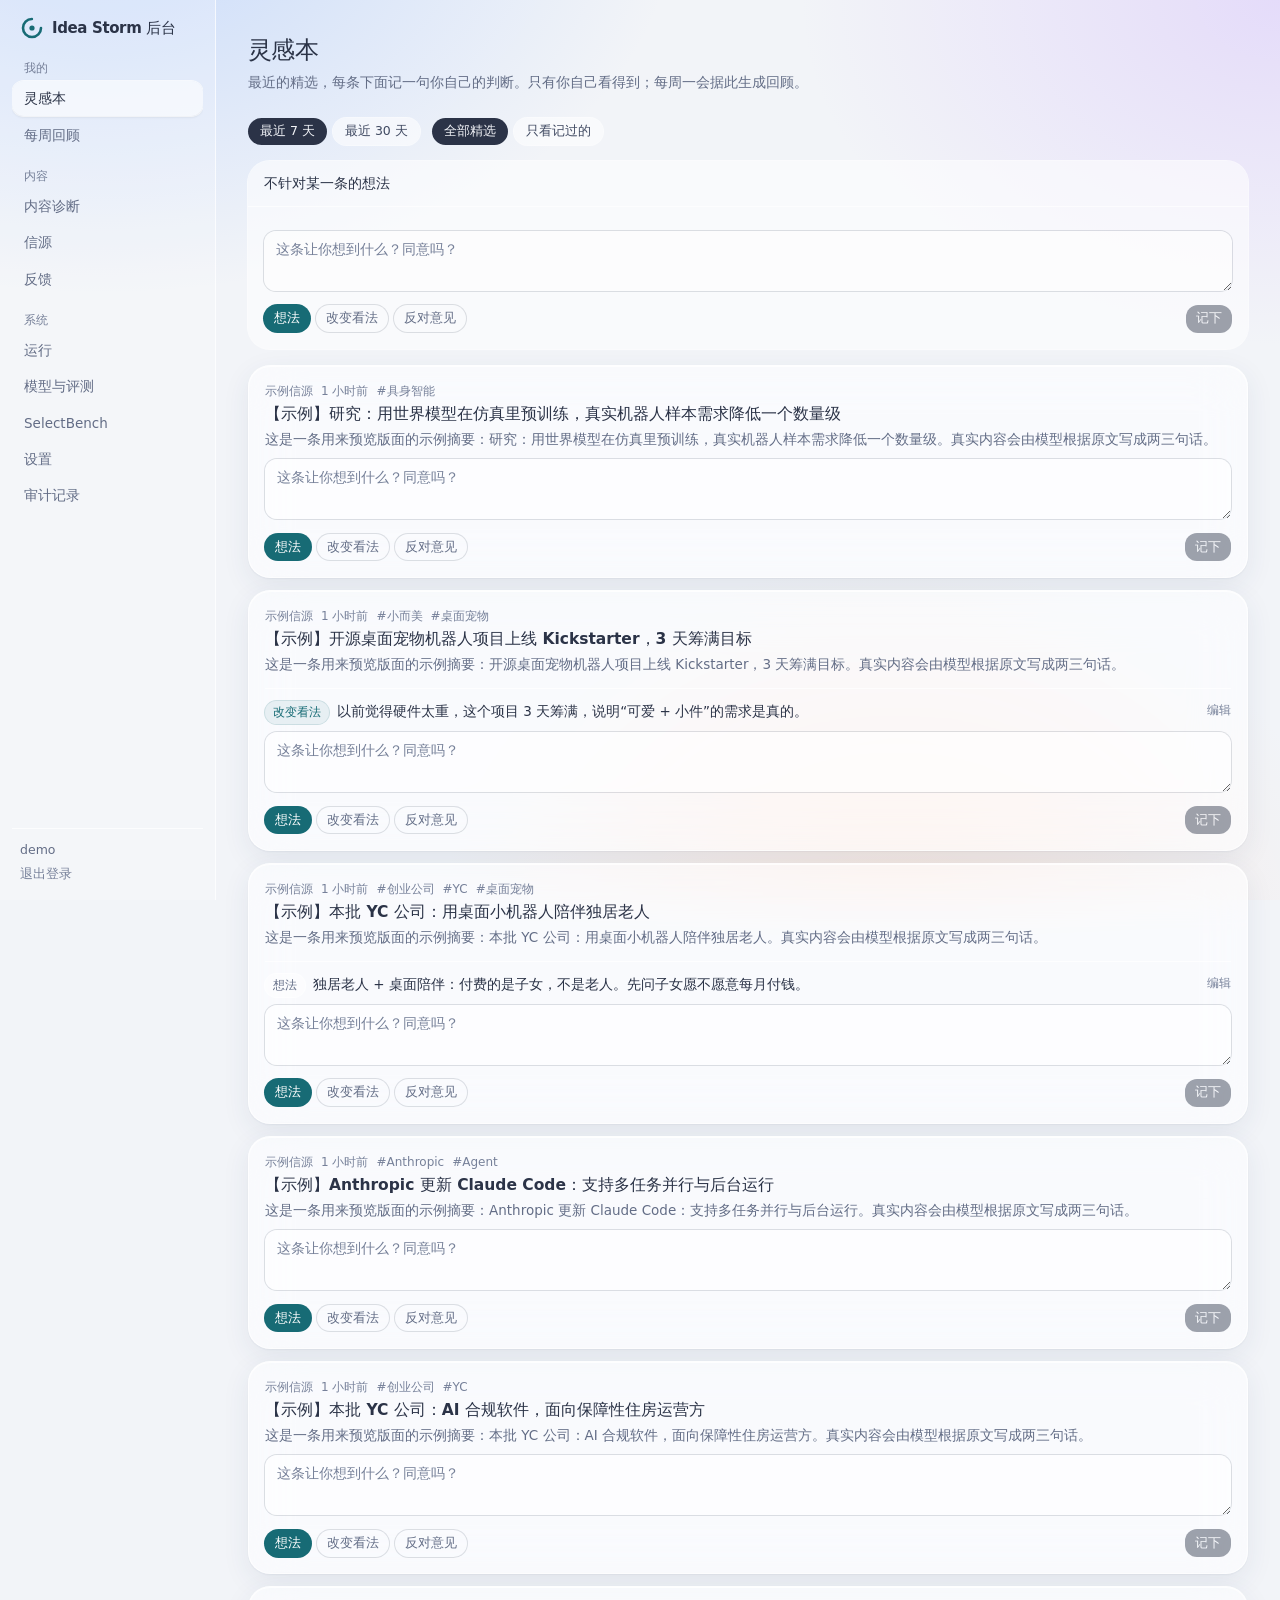
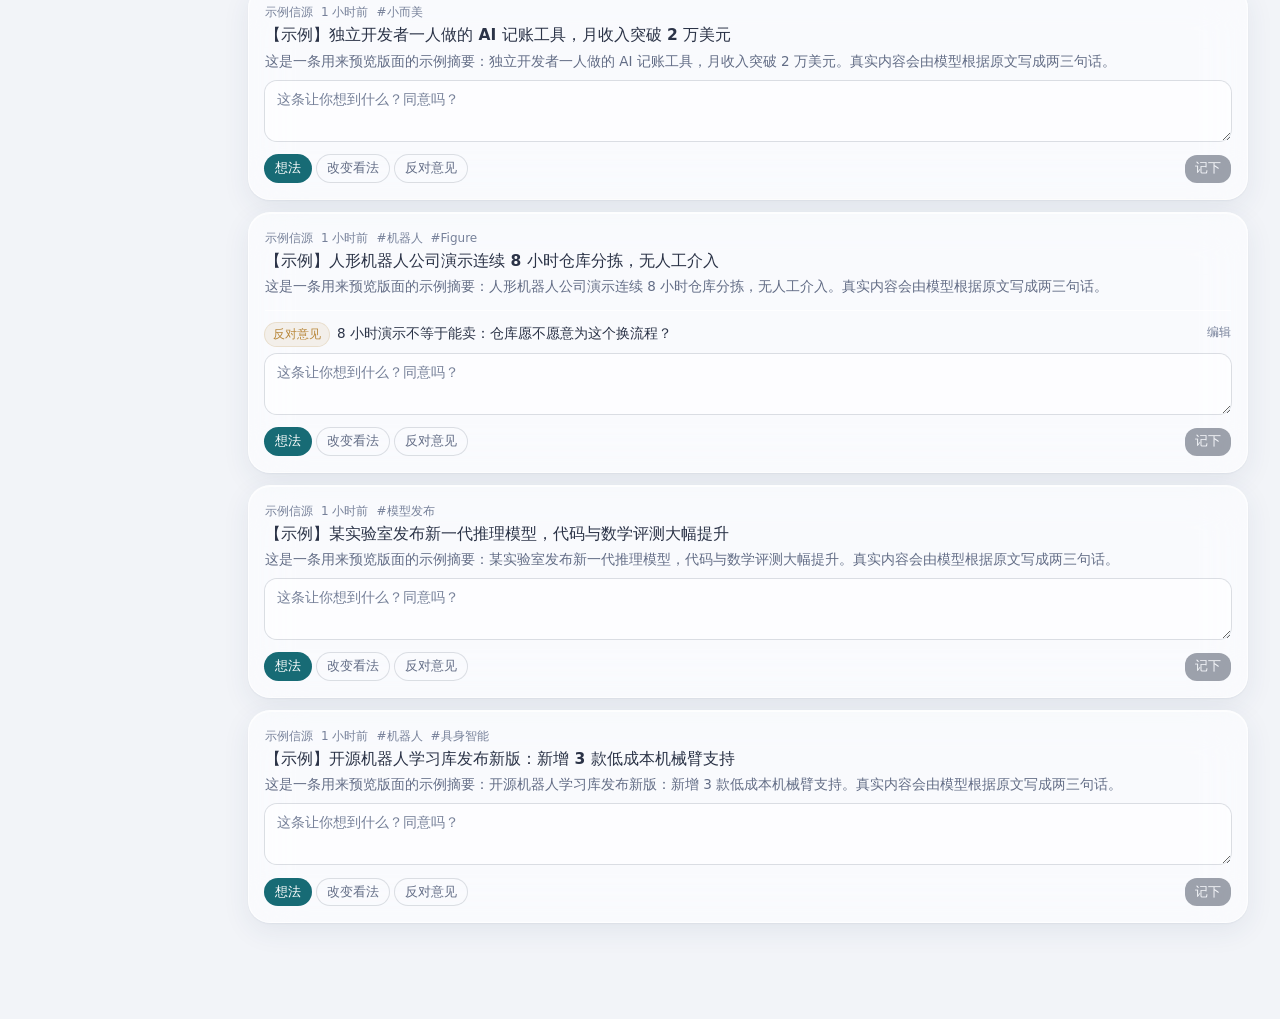
<file: preview/desk.html>
<!doctype html><html lang="zh-CN" data-theme="light"><head><meta charset="utf-8"><meta name="viewport" content="width=device-width, initial-scale=1, viewport-fit=cover"><meta name="theme-color" media="(prefers-color-scheme: light)" content="#faf9f6"><meta name="theme-color" media="(prefers-color-scheme: dark)" content="#13191c"><title>灵感本 · Idea Storm 后台</title><link rel="icon" href="#" sizes="any"><link rel="icon" type="image/png" href="#"><link rel="apple-touch-icon" href="#"><link rel="manifest" href="#"><link rel="alternate" type="application/rss+xml" title="Idea Storm — 精选" href="#"><style>/*! tailwindcss v4.3.3 | MIT License | https://tailwindcss.com */
@layer properties{@supports (((-webkit-hyphens:none)) and (not (margin-trim:inline))) or ((-moz-orient:inline) and (not (color:rgb(from red r g b)))){*,:before,:after,::backdrop{--tw-translate-x:0;--tw-translate-y:0;--tw-translate-z:0;--tw-scale-x:1;--tw-scale-y:1;--tw-scale-z:1;--tw-rotate-x:initial;--tw-rotate-y:initial;--tw-rotate-z:initial;--tw-skew-x:initial;--tw-skew-y:initial;--tw-pan-x:initial;--tw-pan-y:initial;--tw-pinch-zoom:initial;--tw-space-y-reverse:0;--tw-divide-y-reverse:0;--tw-border-style:solid;--tw-leading:initial;--tw-font-weight:initial;--tw-tracking:initial;--tw-ordinal:initial;--tw-slashed-zero:initial;--tw-numeric-figure:initial;--tw-numeric-spacing:initial;--tw-numeric-fraction:initial;--tw-shadow:0 0 #0000;--tw-shadow-color:initial;--tw-shadow-alpha:100%;--tw-inset-shadow:0 0 #0000;--tw-inset-shadow-color:initial;--tw-inset-shadow-alpha:100%;--tw-ring-color:initial;--tw-ring-shadow:0 0 #0000;--tw-inset-ring-color:initial;--tw-inset-ring-shadow:0 0 #0000;--tw-ring-inset:initial;--tw-ring-offset-width:0px;--tw-ring-offset-color:#fff;--tw-ring-offset-shadow:0 0 #0000;--tw-outline-style:solid;--tw-blur:initial;--tw-brightness:initial;--tw-contrast:initial;--tw-grayscale:initial;--tw-hue-rotate:initial;--tw-invert:initial;--tw-opacity:initial;--tw-saturate:initial;--tw-sepia:initial;--tw-drop-shadow:initial;--tw-drop-shadow-color:initial;--tw-drop-shadow-alpha:100%;--tw-drop-shadow-size:initial;--tw-backdrop-blur:initial;--tw-backdrop-brightness:initial;--tw-backdrop-contrast:initial;--tw-backdrop-grayscale:initial;--tw-backdrop-hue-rotate:initial;--tw-backdrop-invert:initial;--tw-backdrop-opacity:initial;--tw-backdrop-saturate:initial;--tw-backdrop-sepia:initial;--tw-duration:initial;--tw-ease:initial;--tw-content:""}}}@layer theme{:root,:host{--font-sans:-apple-system, BlinkMacSystemFont, "SF Pro Text", "SF Pro Display", system-ui, "Segoe UI", "PingFang SC", "Hiragino Sans GB", "HarmonyOS Sans SC", "Microsoft YaHei", sans-serif;--font-mono:ui-monospace, SFMono-Regular, "SF Mono", Menlo, Monaco, Consolas, "Liberation Mono", monospace;--color-black:#000;--color-white:#fff;--spacing:.25rem;--container-xs:20rem;--container-sm:24rem;--container-md:28rem;--container-lg:32rem;--container-xl:36rem;--container-2xl:42rem;--font-weight-normal:400;--font-weight-medium:500;--font-weight-semibold:550;--font-weight-bold:600;--font-weight-black:900;--tracking-tight:-.025em;--tracking-wide:.025em;--leading-tight:1.25;--leading-snug:1.375;--leading-relaxed:1.625;--ease-out:cubic-bezier(0, 0, .2, 1);--animate-spin:spin 1s linear infinite;--animate-ping:ping 1s cubic-bezier(0, 0, .2, 1) infinite;--animate-pulse:pulse 2s cubic-bezier(.4, 0, .6, 1) infinite;--blur-sm:8px;--blur-md:12px;--blur-xl:24px;--default-transition-duration:.15s;--default-transition-timing-function:cubic-bezier(.4, 0, .2, 1);--default-font-family:var(--font-sans);--default-mono-font-family:var(--font-mono);--color-bg:var(--bg);--color-bg-sunk:var(--bg-sunk);--color-bg-muted:var(--bg-muted);--color-surface:var(--surface);--color-surface-2:var(--surface-2);--color-raised:var(--raised);--color-sidebar:var(--sidebar);--color-daybar:var(--daybar);--color-ink:var(--ink);--color-ink-2:var(--ink-2);--color-ink-3:var(--ink-3);--color-ink-4:var(--ink-4);--color-line:var(--line);--color-line-strong:var(--line-strong);--color-line-soft:var(--line-soft);--color-accent:var(--accent);--color-accent-ink:var(--accent-ink);--color-accent-soft:var(--accent-soft);--color-accent-softer:var(--accent-softer);--color-accent-contrast:var(--accent-contrast);--color-note:var(--note);--color-hot:var(--hot);--color-hot-soft:var(--hot-soft);--color-amber:var(--amber);--color-amber-ink:var(--amber-ink);--color-amber-soft:var(--amber-soft);--color-ok:var(--ok);--color-ok-soft:var(--ok-soft);--color-ok-ink:var(--ok-ink);--color-cal-plain:var(--cal-plain);--color-cal-confirmed:var(--cal-confirmed);--color-cal-announced:var(--cal-announced);--color-cal-key-confirmed:var(--cal-key-confirmed);--color-cal-key-announced:var(--cal-key-announced);--color-panel-quiet:var(--panel-quiet);--color-rank-1:var(--rank-1);--color-rank-2:var(--rank-2);--color-rank-3:var(--rank-3);--color-rank-rest:var(--rank-rest);--radius-mark:5px;--radius-control:12px;--radius-tile:16px;--radius-card:22px;--radius-panel:22px;--radius-sheet:28px;--ease-out-quart:cubic-bezier(.25, 1, .5, 1)}}@layer base{*,:after,:before,::backdrop{box-sizing:border-box;border:0 solid;margin:0;padding:0}::file-selector-button{box-sizing:border-box;border:0 solid;margin:0;padding:0}html,:host{-webkit-text-size-adjust:100%;tab-size:4;line-height:1.5;font-family:var(--default-font-family,-apple-system, BlinkMacSystemFont, "Segoe UI", Roboto, "Helvetica Neue", "Noto Sans", Arial, sans-serif, "Apple Color Emoji", "Segoe UI Emoji", "Segoe UI Symbol", "Noto Color Emoji");font-feature-settings:var(--default-font-feature-settings,normal);font-variation-settings:var(--default-font-variation-settings,normal);-webkit-tap-highlight-color:transparent}hr{height:0;color:inherit;border-top-width:1px}abbr:where([title]){-webkit-text-decoration:underline dotted;text-decoration:underline dotted}h1,h2,h3,h4,h5,h6{font-size:inherit;font-weight:inherit}a{color:inherit;-webkit-text-decoration:inherit;-webkit-text-decoration:inherit;-webkit-text-decoration:inherit;-webkit-text-decoration:inherit;text-decoration:inherit}b,strong{font-weight:bolder}code,kbd,samp,pre{font-family:var(--default-mono-font-family,ui-monospace, SFMono-Regular, Menlo, Monaco, Consolas, "Liberation Mono", "Courier New", monospace);font-feature-settings:var(--default-mono-font-feature-settings,normal);font-variation-settings:var(--default-mono-font-variation-settings,normal);font-size:1em}small{font-size:80%}sub,sup{vertical-align:baseline;font-size:75%;line-height:0;position:relative}sub{bottom:-.25em}sup{top:-.5em}table{text-indent:0;border-color:inherit;border-collapse:collapse}:-moz-focusring:where(:not(iframe)){outline:auto}progress{vertical-align:baseline}summary{display:list-item}ol,ul,menu{list-style:none}img,svg,video,canvas,audio,iframe,embed,object{vertical-align:middle;display:block}img,video{max-width:100%;height:auto}button,input,select,optgroup,textarea{font:inherit;font-feature-settings:inherit;font-variation-settings:inherit;letter-spacing:inherit;color:inherit;opacity:1;background-color:#0000;border-radius:0}::file-selector-button{font:inherit;font-feature-settings:inherit;font-variation-settings:inherit;letter-spacing:inherit;color:inherit;opacity:1;background-color:#0000;border-radius:0}:where(select:is([multiple],[size])) optgroup{font-weight:bolder}:where(select:is([multiple],[size])) optgroup option{padding-inline-start:20px}::file-selector-button{margin-inline-end:4px}::placeholder{opacity:1}@supports (not ((-webkit-appearance:-apple-pay-button))) or (contain-intrinsic-size:1px){::placeholder{color:currentColor}@supports (color:color-mix(in lab, red, red)){::placeholder{color:color-mix(in oklab, currentcolor 50%, transparent)}}}textarea{resize:vertical}::-webkit-search-decoration{-webkit-appearance:none}::-webkit-date-and-time-value{min-height:1lh;text-align:inherit}::-webkit-datetime-edit{display:inline-flex}::-webkit-datetime-edit-fields-wrapper{padding:0}::-webkit-datetime-edit{padding-block:0}::-webkit-datetime-edit-year-field{padding-block:0}::-webkit-datetime-edit-month-field{padding-block:0}::-webkit-datetime-edit-day-field{padding-block:0}::-webkit-datetime-edit-hour-field{padding-block:0}::-webkit-datetime-edit-minute-field{padding-block:0}::-webkit-datetime-edit-second-field{padding-block:0}::-webkit-datetime-edit-millisecond-field{padding-block:0}::-webkit-datetime-edit-meridiem-field{padding-block:0}::-webkit-calendar-picker-indicator{line-height:1}:-moz-ui-invalid{box-shadow:none}button,input:where([type=button],[type=reset],[type=submit]){appearance:button}::file-selector-button{appearance:button}::-webkit-inner-spin-button{height:auto}::-webkit-outer-spin-button{height:auto}[hidden]:where(:not([hidden=until-found])){display:none!important}html{-webkit-text-size-adjust:100%;text-rendering:optimizelegibility;-webkit-font-smoothing:antialiased;-moz-osx-font-smoothing:grayscale;-webkit-tap-highlight-color:transparent}body{background:var(--bg-image), var(--bg);color:var(--ink);font-family:var(--font-sans);background-attachment:fixed;font-size:14px;line-height:1.5}::selection{background:var(--selection)}:focus-visible{outline:2px solid var(--accent);outline-offset:2px;border-radius:6px}a{color:inherit;text-decoration:none}button{cursor:pointer}button:disabled{cursor:default}img{max-width:100%}}@layer components{.num{font-variant-numeric:tabular-nums}.mono{font-family:var(--font-mono);font-variant-numeric:tabular-nums}.chip{height:1.625rem;color:var(--ink-4);background:var(--bg-sunk);border:1px solid var(--line-soft);border-radius:9999px;align-items:center;gap:.25rem;padding:0 .625rem;font-size:12px;transition:color .12s,background-color .12s,border-color .12s;display:inline-flex}a.chip:hover{color:var(--accent);border-color:var(--line-strong)}.skeleton{background:var(--bg-muted);border-radius:var(--radius-control);animation:1.6s ease-in-out infinite skeleton-pulse}.scrollbar-none{scrollbar-width:none}.scrollbar-none::-webkit-scrollbar{display:none}.scrollbar-thin{scrollbar-width:thin;scrollbar-color:var(--line-strong) transparent}.disclosure>summary{cursor:pointer;list-style:none}.disclosure>summary::-webkit-details-marker{display:none}}@layer utilities{.\@container{container-type:inline-size}.pointer-events-auto{pointer-events:auto}.pointer-events-none{pointer-events:none}.visible{visibility:visible}.sr-only{clip-path:inset(50%);white-space:nowrap;border-width:0;width:1px;height:1px;margin:-1px;padding:0;position:absolute;overflow:hidden}.absolute{position:absolute}.fixed{position:fixed}.relative{position:relative}.static{position:static}.sticky{position:sticky}.inset-0{inset:0}.inset-x-0{inset-inline:0}.inset-y-\[3px\]{inset-block:3px}.top-0{top:0}.top-0\.5{top:calc(var(--spacing) * .5)}.top-1{top:var(--spacing)}.top-1\/2{top:50%}.top-4{top:calc(var(--spacing) * 4)}.top-6{top:calc(var(--spacing) * 6)}.top-10{top:calc(var(--spacing) * 10)}.top-\[7px\]{top:7px}.top-\[25\.5px\]{top:25.5px}.top-\[29px\]{top:29px}.top-\[calc\(42\%\+42px\)\]{top:calc(42% + 42px)}.-right-2{right:calc(var(--spacing) * -2)}.right-0{right:0}.right-2\.5{right:calc(var(--spacing) * 2.5)}.right-3{right:calc(var(--spacing) * 3)}.right-4{right:calc(var(--spacing) * 4)}.-bottom-\[41px\]{bottom:-41px}.bottom-0{bottom:0}.bottom-3{bottom:calc(var(--spacing) * 3)}.bottom-4{bottom:calc(var(--spacing) * 4)}.bottom-\[calc\(80px\+env\(safe-area-inset-bottom\)\)\]{bottom:calc(80px + env(safe-area-inset-bottom))}.bottom-\[calc\(86px\+env\(safe-area-inset-bottom\)\)\]{bottom:calc(86px + env(safe-area-inset-bottom))}.bottom-full{bottom:100%}.-left-5{left:calc(var(--spacing) * -5)}.-left-\[13\.5px\]{left:-13.5px}.left-0{left:0}.left-1\/2{left:50%}.left-3\.5{left:calc(var(--spacing) * 3.5)}.left-4{left:calc(var(--spacing) * 4)}.left-\[3px\]{left:3px}.left-\[7\.5px\]{left:7.5px}.left-\[7px\]{left:7px}.left-\[10\.5px\]{left:10.5px}.left-\[75\%\]{left:75%}.z-10{z-index:10}.z-20{z-index:20}.z-30{z-index:30}.z-40{z-index:40}.z-50{z-index:50}.z-\[60\]{z-index:60}.z-\[75\]{z-index:75}.z-\[80\]{z-index:80}.order-1{order:1}.order-2{order:2}.order-3{order:3}.order-4{order:4}.order-5{order:5}.order-6{order:6}.order-first{order:-9999}.container{width:100%}@media (width>=641px){.container{max-width:641px}}@media (width>=768px){.container{max-width:768px}}@media (width>=961px){.container{max-width:961px}}@media (width>=1280px){.container{max-width:1280px}}@media (width>=1536px){.container{max-width:1536px}}.-mx-1{margin-inline:calc(var(--spacing) * -1)}.-mx-2{margin-inline:calc(var(--spacing) * -2)}.-mx-3{margin-inline:calc(var(--spacing) * -3)}.-mx-4{margin-inline:calc(var(--spacing) * -4)}.-mx-5{margin-inline:calc(var(--spacing) * -5)}.mx-1{margin-inline:var(--spacing)}.mx-1\.5{margin-inline:calc(var(--spacing) * 1.5)}.mx-2{margin-inline:calc(var(--spacing) * 2)}.mx-auto{margin-inline:auto}.-my-1{margin-block:calc(var(--spacing) * -1)}.my-4{margin-block:calc(var(--spacing) * 4)}.mt-0\.5{margin-top:calc(var(--spacing) * .5)}.mt-1{margin-top:var(--spacing)}.mt-1\.5{margin-top:calc(var(--spacing) * 1.5)}.mt-2{margin-top:calc(var(--spacing) * 2)}.mt-2\.5{margin-top:calc(var(--spacing) * 2.5)}.mt-3{margin-top:calc(var(--spacing) * 3)}.mt-3\.5{margin-top:calc(var(--spacing) * 3.5)}.mt-4{margin-top:calc(var(--spacing) * 4)}.mt-5{margin-top:calc(var(--spacing) * 5)}.mt-6{margin-top:calc(var(--spacing) * 6)}.mt-7{margin-top:calc(var(--spacing) * 7)}.mt-8{margin-top:calc(var(--spacing) * 8)}.mt-9{margin-top:calc(var(--spacing) * 9)}.mt-10{margin-top:calc(var(--spacing) * 10)}.mt-12{margin-top:calc(var(--spacing) * 12)}.mt-16{margin-top:calc(var(--spacing) * 16)}.mt-20{margin-top:calc(var(--spacing) * 20)}.mt-\[3px\]{margin-top:3px}.mt-\[9px\]{margin-top:9px}.mt-\[11px\]{margin-top:11px}.mt-auto{margin-top:auto}.mt-px{margin-top:1px}.-mr-3{margin-right:calc(var(--spacing) * -3)}.mr-1{margin-right:var(--spacing)}.mr-2{margin-right:calc(var(--spacing) * 2)}.mr-3{margin-right:calc(var(--spacing) * 3)}.mr-\[0\.3em\]{margin-right:.3em}.-mb-1{margin-bottom:calc(var(--spacing) * -1)}.mb-1{margin-bottom:var(--spacing)}.mb-2{margin-bottom:calc(var(--spacing) * 2)}.mb-2\.5{margin-bottom:calc(var(--spacing) * 2.5)}.mb-3{margin-bottom:calc(var(--spacing) * 3)}.mb-4{margin-bottom:calc(var(--spacing) * 4)}.mb-5{margin-bottom:calc(var(--spacing) * 5)}.mb-6{margin-bottom:calc(var(--spacing) * 6)}.-ml-1\.5{margin-left:calc(var(--spacing) * -1.5)}.-ml-px{margin-left:-1px}.ml-0\.5{margin-left:calc(var(--spacing) * .5)}.ml-1{margin-left:var(--spacing)}.ml-1\.5{margin-left:calc(var(--spacing) * 1.5)}.ml-2{margin-left:calc(var(--spacing) * 2)}.ml-auto{margin-left:auto}.ml-px{margin-left:1px}.line-clamp-1{-webkit-line-clamp:1;-webkit-box-orient:vertical;display:-webkit-box;overflow:hidden}.line-clamp-2{-webkit-line-clamp:2;-webkit-box-orient:vertical;display:-webkit-box;overflow:hidden}.line-clamp-3{-webkit-line-clamp:3;-webkit-box-orient:vertical;display:-webkit-box;overflow:hidden}.line-clamp-4{-webkit-line-clamp:4;-webkit-box-orient:vertical;display:-webkit-box;overflow:hidden}.line-clamp-5{-webkit-line-clamp:5;-webkit-box-orient:vertical;display:-webkit-box;overflow:hidden}.block{display:block}.contents{display:contents}.flex{display:flex}.grid{display:grid}.hidden{display:none}.inline{display:inline}.inline-block{display:inline-block}.inline-flex{display:inline-flex}.table{display:table}.aspect-\[2\/1\]{aspect-ratio:2}.aspect-\[3\/4\]{aspect-ratio:3/4}.aspect-\[16\/9\]{aspect-ratio:16/9}.aspect-\[16\/10\]{aspect-ratio:16/10}.\!size-1\.5{width:calc(var(--spacing) * 1.5)!important;height:calc(var(--spacing) * 1.5)!important}.size-0{width:0;height:0}.size-1{width:var(--spacing);height:var(--spacing)}.size-1\.5{width:calc(var(--spacing) * 1.5);height:calc(var(--spacing) * 1.5)}.size-2{width:calc(var(--spacing) * 2);height:calc(var(--spacing) * 2)}.size-3{width:calc(var(--spacing) * 3);height:calc(var(--spacing) * 3)}.size-3\.5{width:calc(var(--spacing) * 3.5);height:calc(var(--spacing) * 3.5)}.size-4{width:calc(var(--spacing) * 4);height:calc(var(--spacing) * 4)}.size-5{width:calc(var(--spacing) * 5);height:calc(var(--spacing) * 5)}.size-6{width:calc(var(--spacing) * 6);height:calc(var(--spacing) * 6)}.size-7{width:calc(var(--spacing) * 7);height:calc(var(--spacing) * 7)}.size-8{width:calc(var(--spacing) * 8);height:calc(var(--spacing) * 8)}.size-9{width:calc(var(--spacing) * 9);height:calc(var(--spacing) * 9)}.size-10{width:calc(var(--spacing) * 10);height:calc(var(--spacing) * 10)}.size-11{width:calc(var(--spacing) * 11);height:calc(var(--spacing) * 11)}.size-14{width:calc(var(--spacing) * 14);height:calc(var(--spacing) * 14)}.size-28{width:calc(var(--spacing) * 28);height:calc(var(--spacing) * 28)}.size-\[0\.42em\]{width:.42em;height:.42em}.size-\[5px\]{width:5px;height:5px}.size-\[7px\]{width:7px;height:7px}.size-\[9px\]{width:9px;height:9px}.size-\[104px\]{width:104px;height:104px}.size-full{width:100%;height:100%}.h-1{height:var(--spacing)}.h-1\.5{height:calc(var(--spacing) * 1.5)}.h-2\.5{height:calc(var(--spacing) * 2.5)}.h-3{height:calc(var(--spacing) * 3)}.h-4{height:calc(var(--spacing) * 4)}.h-6{height:calc(var(--spacing) * 6)}.h-7{height:calc(var(--spacing) * 7)}.h-8{height:calc(var(--spacing) * 8)}.h-9{height:calc(var(--spacing) * 9)}.h-10{height:calc(var(--spacing) * 10)}.h-11{height:calc(var(--spacing) * 11)}.h-12{height:calc(var(--spacing) * 12)}.h-14{height:calc(var(--spacing) * 14)}.h-16{height:calc(var(--spacing) * 16)}.h-\[2px\]{height:2px}.h-\[3px\]{height:3px}.h-\[18px\]{height:18px}.h-\[20px\]{height:20px}.h-\[22px\]{height:22px}.h-\[26px\]{height:26px}.h-\[34px\]{height:34px}.h-\[42px\]{height:42px}.h-\[50px\]{height:50px}.h-\[54px\]{height:54px}.h-\[58px\]{height:58px}.h-\[64\%\]{height:64%}.h-\[66\%\]{height:66%}.h-\[112px\]{height:112px}.h-\[230px\]{height:230px}.h-auto{height:auto}.h-dvh{height:100dvh}.h-full{height:100%}.max-h-48{max-height:calc(var(--spacing) * 48)}.max-h-\[92dvh\]{max-height:92dvh}.max-h-\[360px\]{max-height:360px}.max-h-\[420px\]{max-height:420px}.max-h-full{max-height:100%}.\!min-h-\[38px\]{min-height:38px!important}.\!min-h-\[60px\]{min-height:60px!important}.min-h-0{min-height:0}.min-h-7{min-height:calc(var(--spacing) * 7)}.min-h-\[18px\]{min-height:18px}.min-h-\[62px\]{min-height:62px}.min-h-\[70vh\]{min-height:70vh}.min-h-\[84px\]{min-height:84px}.min-h-\[300px\]{min-height:300px}.min-h-dvh{min-height:100dvh}.\!w-24{width:calc(var(--spacing) * 24)!important}.\!w-auto{width:auto!important}.w-3\.5{width:calc(var(--spacing) * 3.5)}.w-5{width:calc(var(--spacing) * 5)}.w-6{width:calc(var(--spacing) * 6)}.w-7{width:calc(var(--spacing) * 7)}.w-8{width:calc(var(--spacing) * 8)}.w-9{width:calc(var(--spacing) * 9)}.w-10{width:calc(var(--spacing) * 10)}.w-14{width:calc(var(--spacing) * 14)}.w-16{width:calc(var(--spacing) * 16)}.w-24{width:calc(var(--spacing) * 24)}.w-56{width:calc(var(--spacing) * 56)}.w-\[22px\]{width:22px}.w-\[25\%\]{width:25%}.w-\[26px\]{width:26px}.w-\[44px\]{width:44px}.w-\[64\%\]{width:64%}.w-\[66\%\]{width:66%}.w-\[76px\]{width:76px}.w-\[88px\]{width:88px}.w-\[92px\]{width:92px}.w-\[104px\]{width:104px}.w-\[108px\]{width:108px}.w-\[112px\]{width:112px}.w-\[124px\]{width:124px}.w-\[140px\]{width:140px}.w-\[176px\]{width:176px}.w-\[180px\]{width:180px}.w-\[216px\]{width:216px}.w-\[280px\]{width:280px}.w-\[calc\(\(100\%-6px\)\/3\)\]{width:calc(33.3333% - 2px)}.w-\[min\(260px\,calc\(100\%-48px\)\)\]{width:min(260px,100% - 48px)}.w-auto{width:auto}.w-full{width:100%}.w-max{width:max-content}.w-px{width:1px}.max-w-2xl{max-width:var(--container-2xl)}.max-w-\[36em\]{max-width:36em}.max-w-\[52em\]{max-width:52em}.max-w-\[64em\]{max-width:64em}.max-w-\[240px\]{max-width:240px}.max-w-\[260px\]{max-width:260px}.max-w-\[280px\]{max-width:280px}.max-w-\[320px\]{max-width:320px}.max-w-\[360px\]{max-width:360px}.max-w-\[420px\]{max-width:420px}.max-w-\[640px\]{max-width:640px}.max-w-\[760px\]{max-width:760px}.max-w-\[960px\]{max-width:960px}.max-w-\[1320px\]{max-width:1320px}.max-w-\[min\(360px\,calc\(\(92dvh-190px\)\*0\.75\)\)\]{max-width:min(360px,69dvh - 142.5px)}.max-w-\[var\(--page-max-reading\)\]{max-width:var(--page-max-reading)}.max-w-full{max-width:100%}.max-w-lg{max-width:var(--container-lg)}.max-w-md{max-width:var(--container-md)}.max-w-sm{max-width:var(--container-sm)}.max-w-xl{max-width:var(--container-xl)}.max-w-xs{max-width:var(--container-xs)}.min-w-0{min-width:0}.min-w-5{min-width:calc(var(--spacing) * 5)}.min-w-9{min-width:calc(var(--spacing) * 9)}.min-w-\[120px\]{min-width:120px}.min-w-\[130px\]{min-width:130px}.min-w-\[168px\]{min-width:168px}.min-w-\[220px\]{min-width:220px}.min-w-\[260px\]{min-width:260px}.min-w-\[320px\]{min-width:320px}.min-w-\[420px\]{min-width:420px}.min-w-\[560px\]{min-width:560px}.min-w-\[640px\]{min-width:640px}.min-w-\[720px\]{min-width:720px}.min-w-\[760px\]{min-width:760px}.flex-1{flex:1}.flex-\[1_1_18rem\]{flex:18rem}.shrink-0{flex-shrink:0}.grow{flex-grow:1}.border-collapse{border-collapse:collapse}.origin-left{transform-origin:0}.origin-top-left{transform-origin:0 0}.origin-top-right{transform-origin:100% 0}.-translate-x-1\/2{--tw-translate-x:calc(calc(1 / 2 * 100%) * -1);translate:var(--tw-translate-x) var(--tw-translate-y)}.-translate-y-1\/2{--tw-translate-y:calc(calc(1 / 2 * 100%) * -1);translate:var(--tw-translate-x) var(--tw-translate-y)}.-translate-y-px{--tw-translate-y:-1px;translate:var(--tw-translate-x) var(--tw-translate-y)}.translate-y-0{--tw-translate-y:0px;translate:var(--tw-translate-x) var(--tw-translate-y)}.translate-y-2{--tw-translate-y:calc(var(--spacing) * 2);translate:var(--tw-translate-x) var(--tw-translate-y)}.translate-y-\[-2px\]{--tw-translate-y:-2px;translate:var(--tw-translate-x) var(--tw-translate-y)}.scale-100{--tw-scale-x:100%;--tw-scale-y:100%;--tw-scale-z:100%;scale:var(--tw-scale-x) var(--tw-scale-y)}.scale-x-0{--tw-scale-x:0%;scale:var(--tw-scale-x) var(--tw-scale-y)}.scale-\[0\.985\]{scale:.985}.-rotate-90{rotate:-90deg}.rotate-45{rotate:45deg}.rotate-90{rotate:90deg}.rotate-180{rotate:180deg}.card-hover{transition:box-shadow .2s var(--ease-out-quart), border-color .2s, transform .2s var(--ease-out-quart)}.card-hover:hover{box-shadow:var(--shadow-card-hover);border-color:var(--line-strong);transform:translateY(-1px)}.transform{transform:var(--tw-rotate-x,) var(--tw-rotate-y,) var(--tw-rotate-z,) var(--tw-skew-x,) var(--tw-skew-y,)}.animate-ping{animation:var(--animate-ping)}.animate-pulse{animation:var(--animate-pulse)}.animate-spin{animation:var(--animate-spin)}.cursor-pointer{cursor:pointer}.cursor-zoom-in{cursor:zoom-in}.cursor-zoom-out{cursor:zoom-out}.touch-pan-y{--tw-pan-y:pan-y;touch-action:var(--tw-pan-x,) var(--tw-pan-y,) var(--tw-pinch-zoom,)}.resize{resize:both}.resize-y{resize:vertical}.scroll-mt-6{scroll-margin-top:calc(var(--spacing) * 6)}.scroll-mt-24{scroll-margin-top:calc(var(--spacing) * 24)}.scroll-mt-28{scroll-margin-top:calc(var(--spacing) * 28)}.scroll-mt-\[64px\]{scroll-margin-top:64px}.scrollbar-none{scrollbar-width:none}.scrollbar-thin{scrollbar-width:thin}.list-none{list-style-type:none}.appearance-none{appearance:none}.break-inside-avoid{break-inside:avoid}.grid-cols-1{grid-template-columns:repeat(1,minmax(0,1fr))}.grid-cols-2{grid-template-columns:repeat(2,minmax(0,1fr))}.grid-cols-3{grid-template-columns:repeat(3,minmax(0,1fr))}.grid-cols-7{grid-template-columns:repeat(7,minmax(0,1fr))}.grid-cols-\[20px_minmax\(0\,1fr\)_auto\]{grid-template-columns:20px minmax(0,1fr) auto}.grid-cols-\[30px_minmax\(0\,1fr\)\]{grid-template-columns:30px minmax(0,1fr)}.grid-cols-\[48px_minmax\(0\,1fr\)\]{grid-template-columns:48px minmax(0,1fr)}.grid-cols-\[64px_22px_minmax\(0\,1fr\)\]{grid-template-columns:64px 22px minmax(0,1fr)}.grid-cols-\[auto_auto\]{grid-template-columns:auto auto}.grid-cols-\[max-content_1fr\]{grid-template-columns:max-content 1fr}.grid-cols-\[minmax\(0\,1fr\)\]{grid-template-columns:minmax(0,1fr)}.flex-col{flex-direction:column}.flex-col-reverse{flex-direction:column-reverse}.flex-wrap{flex-wrap:wrap}.place-items-center{place-items:center}.content-start{align-content:flex-start}.items-baseline{align-items:baseline}.items-center{align-items:center}.items-end{align-items:flex-end}.items-start{align-items:flex-start}.items-stretch{align-items:stretch}.justify-between{justify-content:space-between}.justify-center{justify-content:center}.justify-end{justify-content:flex-end}.justify-start{justify-content:flex-start}.gap-0\.5{gap:calc(var(--spacing) * .5)}.gap-1{gap:var(--spacing)}.gap-1\.5{gap:calc(var(--spacing) * 1.5)}.gap-2{gap:calc(var(--spacing) * 2)}.gap-2\.5{gap:calc(var(--spacing) * 2.5)}.gap-3{gap:calc(var(--spacing) * 3)}.gap-3\.5{gap:calc(var(--spacing) * 3.5)}.gap-4{gap:calc(var(--spacing) * 4)}.gap-5{gap:calc(var(--spacing) * 5)}.gap-6{gap:calc(var(--spacing) * 6)}.gap-8{gap:calc(var(--spacing) * 8)}.gap-10{gap:calc(var(--spacing) * 10)}.gap-\[3px\]{gap:3px}:where(.space-y-0\.5>:not(:last-child)){--tw-space-y-reverse:0;margin-block-start:calc(calc(var(--spacing) * .5) * var(--tw-space-y-reverse));margin-block-end:calc(calc(var(--spacing) * .5) * calc(1 - var(--tw-space-y-reverse)))}:where(.space-y-1>:not(:last-child)){--tw-space-y-reverse:0;margin-block-start:calc(var(--spacing) * var(--tw-space-y-reverse));margin-block-end:calc(var(--spacing) * calc(1 - var(--tw-space-y-reverse)))}:where(.space-y-1\.5>:not(:last-child)){--tw-space-y-reverse:0;margin-block-start:calc(calc(var(--spacing) * 1.5) * var(--tw-space-y-reverse));margin-block-end:calc(calc(var(--spacing) * 1.5) * calc(1 - var(--tw-space-y-reverse)))}:where(.space-y-2>:not(:last-child)){--tw-space-y-reverse:0;margin-block-start:calc(calc(var(--spacing) * 2) * var(--tw-space-y-reverse));margin-block-end:calc(calc(var(--spacing) * 2) * calc(1 - var(--tw-space-y-reverse)))}:where(.space-y-2\.5>:not(:last-child)){--tw-space-y-reverse:0;margin-block-start:calc(calc(var(--spacing) * 2.5) * var(--tw-space-y-reverse));margin-block-end:calc(calc(var(--spacing) * 2.5) * calc(1 - var(--tw-space-y-reverse)))}:where(.space-y-3>:not(:last-child)){--tw-space-y-reverse:0;margin-block-start:calc(calc(var(--spacing) * 3) * var(--tw-space-y-reverse));margin-block-end:calc(calc(var(--spacing) * 3) * calc(1 - var(--tw-space-y-reverse)))}:where(.space-y-4>:not(:last-child)){--tw-space-y-reverse:0;margin-block-start:calc(calc(var(--spacing) * 4) * var(--tw-space-y-reverse));margin-block-end:calc(calc(var(--spacing) * 4) * calc(1 - var(--tw-space-y-reverse)))}:where(.space-y-5>:not(:last-child)){--tw-space-y-reverse:0;margin-block-start:calc(calc(var(--spacing) * 5) * var(--tw-space-y-reverse));margin-block-end:calc(calc(var(--spacing) * 5) * calc(1 - var(--tw-space-y-reverse)))}:where(.space-y-8>:not(:last-child)){--tw-space-y-reverse:0;margin-block-start:calc(calc(var(--spacing) * 8) * var(--tw-space-y-reverse));margin-block-end:calc(calc(var(--spacing) * 8) * calc(1 - var(--tw-space-y-reverse)))}.gap-x-1\.5{column-gap:calc(var(--spacing) * 1.5)}.gap-x-2{column-gap:calc(var(--spacing) * 2)}.gap-x-2\.5{column-gap:calc(var(--spacing) * 2.5)}.gap-x-3{column-gap:calc(var(--spacing) * 3)}.gap-x-4{column-gap:calc(var(--spacing) * 4)}.gap-x-5{column-gap:calc(var(--spacing) * 5)}.gap-x-6{column-gap:calc(var(--spacing) * 6)}.gap-x-8{column-gap:calc(var(--spacing) * 8)}.gap-x-10{column-gap:calc(var(--spacing) * 10)}.gap-y-0\.5{row-gap:calc(var(--spacing) * .5)}.gap-y-1{row-gap:var(--spacing)}.gap-y-1\.5{row-gap:calc(var(--spacing) * 1.5)}.gap-y-2{row-gap:calc(var(--spacing) * 2)}.gap-y-4{row-gap:calc(var(--spacing) * 4)}.gap-y-5{row-gap:calc(var(--spacing) * 5)}.gap-y-6{row-gap:calc(var(--spacing) * 6)}.gap-y-\[18px\]{row-gap:18px}:where(.divide-y>:not(:last-child)){--tw-divide-y-reverse:0;border-bottom-style:var(--tw-border-style);border-top-style:var(--tw-border-style);border-top-width:calc(1px * var(--tw-divide-y-reverse));border-bottom-width:calc(1px * calc(1 - var(--tw-divide-y-reverse)))}:where(.divide-line>:not(:last-child)){border-color:var(--color-line)}:where(.divide-line-soft>:not(:last-child)){border-color:var(--color-line-soft)}.self-center{align-self:center}.self-start{align-self:flex-start}.justify-self-center{justify-self:center}.justify-self-end{justify-self:flex-end}.truncate{text-overflow:ellipsis;white-space:nowrap;overflow:hidden}.overflow-auto{overflow:auto}.overflow-hidden{overflow:hidden}.overflow-visible{overflow:visible}.overflow-x-auto{overflow-x:auto}.overflow-y-auto{overflow-y:auto}.card{background:var(--surface);border:1px solid var(--line);border-radius:var(--radius-card);box-shadow:var(--glass-edge), var(--shadow-card);-webkit-backdrop-filter:var(--glass-blur);backdrop-filter:var(--glass-blur)}.rounded{border-radius:.25rem}.rounded-card{border-radius:var(--radius-card)}.rounded-control{border-radius:var(--radius-control)}.rounded-full{border-radius:2147483647px}.rounded-mark{border-radius:var(--radius-mark)}.rounded-none{border-radius:0}.rounded-panel{border-radius:var(--radius-panel)}.rounded-sheet{border-radius:var(--radius-sheet)}.rounded-tile{border-radius:var(--radius-tile)}.rounded-t-sheet{border-top-left-radius:var(--radius-sheet);border-top-right-radius:var(--radius-sheet)}.\!border-\[1\.5px\]{border-style:var(--tw-border-style)!important;border-width:1.5px!important}.border{border-style:var(--tw-border-style);border-width:1px}.border-\[1\.5px\]{border-style:var(--tw-border-style);border-width:1.5px}.border-x-0{border-inline-style:var(--tw-border-style);border-inline-width:0}.border-y{border-block-style:var(--tw-border-style);border-block-width:1px}.border-t{border-top-style:var(--tw-border-style);border-top-width:1px}.border-t-0{border-top-style:var(--tw-border-style);border-top-width:0}.border-r{border-right-style:var(--tw-border-style);border-right-width:1px}.border-b{border-bottom-style:var(--tw-border-style);border-bottom-width:1px}.border-l{border-left-style:var(--tw-border-style);border-left-width:1px}.border-l-2{border-left-style:var(--tw-border-style);border-left-width:2px}.\!border-solid{--tw-border-style:solid!important;border-style:solid!important}.border-dashed{--tw-border-style:dashed;border-style:dashed}.\!border-accent{border-color:var(--color-accent)!important}.border-accent,.border-accent\/30{border-color:var(--color-accent)}@supports (color:color-mix(in lab, red, red)){.border-accent\/30{border-color:color-mix(in oklab, var(--color-accent) 30%, transparent)}}.border-accent\/45{border-color:var(--color-accent)}@supports (color:color-mix(in lab, red, red)){.border-accent\/45{border-color:color-mix(in oklab, var(--color-accent) 45%, transparent)}}.border-amber\/35{border-color:var(--color-amber)}@supports (color:color-mix(in lab, red, red)){.border-amber\/35{border-color:color-mix(in oklab, var(--color-amber) 35%, transparent)}}.border-current{border-color:currentColor}.border-hot\/30{border-color:var(--color-hot)}@supports (color:color-mix(in lab, red, red)){.border-hot\/30{border-color:color-mix(in oklab, var(--color-hot) 30%, transparent)}}.border-ink{border-color:var(--color-ink)}.border-line{border-color:var(--color-line)}.border-line-soft{border-color:var(--color-line-soft)}.border-line-strong{border-color:var(--color-line-strong)}.border-line\/70{border-color:var(--color-line)}@supports (color:color-mix(in lab, red, red)){.border-line\/70{border-color:color-mix(in oklab, var(--color-line) 70%, transparent)}}.border-ok-ink,.border-ok-ink\/55{border-color:var(--color-ok-ink)}@supports (color:color-mix(in lab, red, red)){.border-ok-ink\/55{border-color:color-mix(in oklab, var(--color-ok-ink) 55%, transparent)}}.border-ok\/30{border-color:var(--color-ok)}@supports (color:color-mix(in lab, red, red)){.border-ok\/30{border-color:color-mix(in oklab, var(--color-ok) 30%, transparent)}}.border-transparent{border-color:#0000}.border-r-transparent{border-right-color:#0000}.well{background-color:var(--bg-sunk);box-shadow:inset 0 0 0 1px var(--line-soft)}[data-theme=dark] .well{background-color:var(--bg-muted)}@supports (color:color-mix(in lab, red, red)){[data-theme=dark] .well{background-color:color-mix(in srgb, var(--bg-muted) 60%, transparent)}}.bg-\[\#111\]{background-color:#111}.bg-\[color-mix\(in_srgb\,var\(--sidebar\)_50\%\,var\(--surface\)\)\]{background-color:var(--sidebar)}@supports (color:color-mix(in lab, red, red)){.bg-\[color-mix\(in_srgb\,var\(--sidebar\)_50\%\,var\(--surface\)\)\]{background-color:color-mix(in srgb,var(--sidebar) 50%,var(--surface))}}.bg-\[rgba\(8\,14\,15\,0\.55\)\]{background-color:#080e0f8c}.bg-\[rgba\(28\,39\,51\,0\.04\)\]{background-color:#1c27330a}.bg-accent{background-color:var(--color-accent)}.bg-accent-soft{background-color:var(--color-accent-soft)}.bg-accent-softer{background-color:var(--color-accent-softer)}.bg-accent\/10{background-color:var(--color-accent)}@supports (color:color-mix(in lab, red, red)){.bg-accent\/10{background-color:color-mix(in oklab, var(--color-accent) 10%, transparent)}}.bg-accent\/15{background-color:var(--color-accent)}@supports (color:color-mix(in lab, red, red)){.bg-accent\/15{background-color:color-mix(in oklab, var(--color-accent) 15%, transparent)}}.bg-accent\/\[0\.06\]{background-color:var(--color-accent)}@supports (color:color-mix(in lab, red, red)){.bg-accent\/\[0\.06\]{background-color:color-mix(in oklab, var(--color-accent) 6%, transparent)}}.bg-amber{background-color:var(--color-amber)}.bg-amber-ink,.bg-amber-ink\/\[0\.16\]{background-color:var(--color-amber-ink)}@supports (color:color-mix(in lab, red, red)){.bg-amber-ink\/\[0\.16\]{background-color:color-mix(in oklab, var(--color-amber-ink) 16%, transparent)}}.bg-amber-soft{background-color:var(--color-amber-soft)}.bg-amber\/10{background-color:var(--color-amber)}@supports (color:color-mix(in lab, red, red)){.bg-amber\/10{background-color:color-mix(in oklab, var(--color-amber) 10%, transparent)}}.bg-amber\/15{background-color:var(--color-amber)}@supports (color:color-mix(in lab, red, red)){.bg-amber\/15{background-color:color-mix(in oklab, var(--color-amber) 15%, transparent)}}.bg-bg{background-color:var(--color-bg)}.bg-bg-sunk,.bg-bg-sunk\/40{background-color:var(--color-bg-sunk)}@supports (color:color-mix(in lab, red, red)){.bg-bg-sunk\/40{background-color:color-mix(in oklab, var(--color-bg-sunk) 40%, transparent)}}.bg-bg-sunk\/50{background-color:var(--color-bg-sunk)}@supports (color:color-mix(in lab, red, red)){.bg-bg-sunk\/50{background-color:color-mix(in oklab, var(--color-bg-sunk) 50%, transparent)}}.bg-bg-sunk\/60{background-color:var(--color-bg-sunk)}@supports (color:color-mix(in lab, red, red)){.bg-bg-sunk\/60{background-color:color-mix(in oklab, var(--color-bg-sunk) 60%, transparent)}}.bg-bg-sunk\/70{background-color:var(--color-bg-sunk)}@supports (color:color-mix(in lab, red, red)){.bg-bg-sunk\/70{background-color:color-mix(in oklab, var(--color-bg-sunk) 70%, transparent)}}.bg-bg\/90{background-color:var(--color-bg)}@supports (color:color-mix(in lab, red, red)){.bg-bg\/90{background-color:color-mix(in oklab, var(--color-bg) 90%, transparent)}}.bg-bg\/95{background-color:var(--color-bg)}@supports (color:color-mix(in lab, red, red)){.bg-bg\/95{background-color:color-mix(in oklab, var(--color-bg) 95%, transparent)}}.bg-black\/55{background-color:#0000008c}@supports (color:color-mix(in lab, red, red)){.bg-black\/55{background-color:color-mix(in oklab, var(--color-black) 55%, transparent)}}.bg-black\/85{background-color:#000000d9}@supports (color:color-mix(in lab, red, red)){.bg-black\/85{background-color:color-mix(in oklab, var(--color-black) 85%, transparent)}}.bg-cal-announced{background-color:var(--color-cal-announced)}.bg-cal-confirmed{background-color:var(--color-cal-confirmed)}.bg-cal-key-announced{background-color:var(--color-cal-key-announced)}.bg-cal-key-confirmed{background-color:var(--color-cal-key-confirmed)}.bg-cal-plain{background-color:var(--color-cal-plain)}.bg-current{background-color:currentColor}.bg-daybar{background-color:var(--color-daybar)}.bg-hot{background-color:var(--color-hot)}.bg-hot-soft{background-color:var(--color-hot-soft)}.bg-ink{background-color:var(--color-ink)}.bg-ink-2{background-color:var(--color-ink-2)}.bg-ink-4{background-color:var(--color-ink-4)}.bg-ink\/30{background-color:var(--color-ink)}@supports (color:color-mix(in lab, red, red)){.bg-ink\/30{background-color:color-mix(in oklab, var(--color-ink) 30%, transparent)}}.bg-line-strong{background-color:var(--color-line-strong)}.bg-ok{background-color:var(--color-ok)}.bg-ok-ink,.bg-ok-ink\/\[0\.14\]{background-color:var(--color-ok-ink)}@supports (color:color-mix(in lab, red, red)){.bg-ok-ink\/\[0\.14\]{background-color:color-mix(in oklab, var(--color-ok-ink) 14.0%, transparent)}}.bg-ok-soft{background-color:var(--color-ok-soft)}.bg-ok\/10{background-color:var(--color-ok)}@supports (color:color-mix(in lab, red, red)){.bg-ok\/10{background-color:color-mix(in oklab, var(--color-ok) 10%, transparent)}}.bg-panel-quiet{background-color:var(--color-panel-quiet)}.bg-raised{background-color:var(--color-raised)}.bg-sidebar{background-color:var(--color-sidebar)}.bg-surface{background-color:var(--color-surface)}.bg-surface-2{background-color:var(--color-surface-2)}.bg-white{background-color:var(--color-white)}.bg-white\/10{background-color:#ffffff1a}@supports (color:color-mix(in lab, red, red)){.bg-white\/10{background-color:color-mix(in oklab, var(--color-white) 10%, transparent)}}.bg-\[linear-gradient\(110deg\,transparent_30\%\,rgba\(255\,255\,255\,0\.35\)_50\%\,transparent_70\%\)\]{background-image:linear-gradient(110deg,#0000 30%,#ffffff59 50%,#0000 70%)}.bg-\[radial-gradient\(120\%_90\%_at_100\%_0\%\,var\(--hot-soft\)\,transparent_55\%\)\]{background-image:radial-gradient(120% 90% at 100% 0%,var(--hot-soft),transparent 55%)}.bg-\[radial-gradient\(130\%_100\%_at_0\%_0\%\,color-mix\(in_srgb\,var\(--rank-1\)_11\%\,transparent\)\,transparent_62\%\)\]{background-image:radial-gradient(130% 100% at 0% 0%,var(--rank-1),transparent 62%)}@supports (color:color-mix(in lab, red, red)){.bg-\[radial-gradient\(130\%_100\%_at_0\%_0\%\,color-mix\(in_srgb\,var\(--rank-1\)_11\%\,transparent\)\,transparent_62\%\)\]{background-image:radial-gradient(130% 100% at 0% 0%,color-mix(in srgb,var(--rank-1) 11%,transparent),transparent 62%)}}.bg-\[radial-gradient\(130\%_100\%_at_0\%_0\%\,color-mix\(in_srgb\,var\(--rank-2\)_11\%\,transparent\)\,transparent_62\%\)\]{background-image:radial-gradient(130% 100% at 0% 0%,var(--rank-2),transparent 62%)}@supports (color:color-mix(in lab, red, red)){.bg-\[radial-gradient\(130\%_100\%_at_0\%_0\%\,color-mix\(in_srgb\,var\(--rank-2\)_11\%\,transparent\)\,transparent_62\%\)\]{background-image:radial-gradient(130% 100% at 0% 0%,color-mix(in srgb,var(--rank-2) 11%,transparent),transparent 62%)}}.bg-\[radial-gradient\(130\%_100\%_at_0\%_0\%\,color-mix\(in_srgb\,var\(--rank-3\)_12\%\,transparent\)\,transparent_62\%\)\]{background-image:radial-gradient(130% 100% at 0% 0%,var(--rank-3),transparent 62%)}@supports (color:color-mix(in lab, red, red)){.bg-\[radial-gradient\(130\%_100\%_at_0\%_0\%\,color-mix\(in_srgb\,var\(--rank-3\)_12\%\,transparent\)\,transparent_62\%\)\]{background-image:radial-gradient(130% 100% at 0% 0%,color-mix(in srgb,var(--rank-3) 12%,transparent),transparent 62%)}}.bg-\[length\:12px\]{background-size:12px}.bg-\[length\:200\%_100\%\]{background-size:200% 100%}.bg-\[right_10px_center\]{background-position:right 10px center}.bg-no-repeat{background-repeat:no-repeat}.fill-\[var\(--ink-4\)\]{fill:var(--ink-4)}.fill-accent{fill:var(--color-accent)}.fill-ink{fill:var(--color-ink)}.object-contain{object-fit:contain}.object-cover{object-fit:cover}.p-1\.5{padding:calc(var(--spacing) * 1.5)}.p-3{padding:calc(var(--spacing) * 3)}.p-4{padding:calc(var(--spacing) * 4)}.p-5{padding:calc(var(--spacing) * 5)}.p-6{padding:calc(var(--spacing) * 6)}.p-\[3px\]{padding:3px}.px-0{padding-inline:0}.px-0\.5{padding-inline:calc(var(--spacing) * .5)}.px-1{padding-inline:var(--spacing)}.px-1\.5{padding-inline:calc(var(--spacing) * 1.5)}.px-2{padding-inline:calc(var(--spacing) * 2)}.px-2\.5{padding-inline:calc(var(--spacing) * 2.5)}.px-3{padding-inline:calc(var(--spacing) * 3)}.px-3\.5{padding-inline:calc(var(--spacing) * 3.5)}.px-4{padding-inline:calc(var(--spacing) * 4)}.px-5{padding-inline:calc(var(--spacing) * 5)}.px-6{padding-inline:calc(var(--spacing) * 6)}.px-\[3px\]{padding-inline:3px}.\!py-1{padding-block:var(--spacing)!important}.py-0{padding-block:0}.py-0\.5{padding-block:calc(var(--spacing) * .5)}.py-1{padding-block:var(--spacing)}.py-1\.5{padding-block:calc(var(--spacing) * 1.5)}.py-2{padding-block:calc(var(--spacing) * 2)}.py-2\.5{padding-block:calc(var(--spacing) * 2.5)}.py-3{padding-block:calc(var(--spacing) * 3)}.py-3\.5{padding-block:calc(var(--spacing) * 3.5)}.py-4{padding-block:calc(var(--spacing) * 4)}.py-5{padding-block:calc(var(--spacing) * 5)}.py-6{padding-block:calc(var(--spacing) * 6)}.py-7{padding-block:calc(var(--spacing) * 7)}.py-8{padding-block:calc(var(--spacing) * 8)}.py-10{padding-block:calc(var(--spacing) * 10)}.py-12{padding-block:calc(var(--spacing) * 12)}.py-14{padding-block:calc(var(--spacing) * 14)}.py-16{padding-block:calc(var(--spacing) * 16)}.py-24{padding-block:calc(var(--spacing) * 24)}.py-\[7px\]{padding-block:7px}.py-\[18px\]{padding-block:18px}.pt-1{padding-top:var(--spacing)}.pt-1\.5{padding-top:calc(var(--spacing) * 1.5)}.pt-2{padding-top:calc(var(--spacing) * 2)}.pt-2\.5{padding-top:calc(var(--spacing) * 2.5)}.pt-3{padding-top:calc(var(--spacing) * 3)}.pt-3\.5{padding-top:calc(var(--spacing) * 3.5)}.pt-4{padding-top:calc(var(--spacing) * 4)}.pt-5{padding-top:calc(var(--spacing) * 5)}.pt-6{padding-top:calc(var(--spacing) * 6)}.pt-8{padding-top:calc(var(--spacing) * 8)}.pt-10{padding-top:calc(var(--spacing) * 10)}.pt-12{padding-top:calc(var(--spacing) * 12)}.pt-\[2px\]{padding-top:2px}.pr-1{padding-right:var(--spacing)}.pr-1\.5{padding-right:calc(var(--spacing) * 1.5)}.pr-2{padding-right:calc(var(--spacing) * 2)}.pr-3{padding-right:calc(var(--spacing) * 3)}.pr-4{padding-right:calc(var(--spacing) * 4)}.pr-5{padding-right:calc(var(--spacing) * 5)}.pr-8{padding-right:calc(var(--spacing) * 8)}.pr-9{padding-right:calc(var(--spacing) * 9)}.pr-10{padding-right:calc(var(--spacing) * 10)}.pb-0\.5{padding-bottom:calc(var(--spacing) * .5)}.pb-1{padding-bottom:var(--spacing)}.pb-1\.5{padding-bottom:calc(var(--spacing) * 1.5)}.pb-2{padding-bottom:calc(var(--spacing) * 2)}.pb-3{padding-bottom:calc(var(--spacing) * 3)}.pb-3\.5{padding-bottom:calc(var(--spacing) * 3.5)}.pb-4{padding-bottom:calc(var(--spacing) * 4)}.pb-5{padding-bottom:calc(var(--spacing) * 5)}.pb-6{padding-bottom:calc(var(--spacing) * 6)}.pb-7{padding-bottom:calc(var(--spacing) * 7)}.pb-8{padding-bottom:calc(var(--spacing) * 8)}.pb-10{padding-bottom:calc(var(--spacing) * 10)}.pb-12{padding-bottom:calc(var(--spacing) * 12)}.pb-14{padding-bottom:calc(var(--spacing) * 14)}.pb-24{padding-bottom:calc(var(--spacing) * 24)}.pb-\[calc\(10px\+env\(safe-area-inset-bottom\)\)\]{padding-bottom:calc(10px + env(safe-area-inset-bottom))}.pb-\[calc\(72px\+env\(safe-area-inset-bottom\)\)\]{padding-bottom:calc(72px + env(safe-area-inset-bottom))}.pb-\[max\(20px\,env\(safe-area-inset-bottom\)\)\]{padding-bottom:max(20px, env(safe-area-inset-bottom))}.pl-1{padding-left:var(--spacing)}.pl-2{padding-left:calc(var(--spacing) * 2)}.pl-2\.5{padding-left:calc(var(--spacing) * 2.5)}.pl-3{padding-left:calc(var(--spacing) * 3)}.pl-3\.5{padding-left:calc(var(--spacing) * 3.5)}.pl-4{padding-left:calc(var(--spacing) * 4)}.pl-5{padding-left:calc(var(--spacing) * 5)}.pl-7{padding-left:calc(var(--spacing) * 7)}.pl-10{padding-left:calc(var(--spacing) * 10)}.pl-\[21px\]{padding-left:21px}.pl-\[46px\]{padding-left:46px}.text-center{text-align:center}.text-left{text-align:left}.text-right{text-align:right}.align-middle{vertical-align:middle}.align-top{vertical-align:top}.font-mono{font-family:var(--font-mono)}.font-sans{font-family:var(--font-sans)}.\!text-\[12px\]{font-size:12px!important}.text-\[0\.86em\]{font-size:.86em}.text-\[0\.88em\]{font-size:.88em}.text-\[9px\]{font-size:9px}.text-\[10\.5px\]{font-size:10.5px}.text-\[10px\]{font-size:10px}.text-\[11\.5px\]{font-size:11.5px}.text-\[11px\]{font-size:11px}.text-\[12\.5px\]{font-size:12.5px}.text-\[12px\]{font-size:12px}.text-\[13\.5px\]{font-size:13.5px}.text-\[13px\]{font-size:13px}.text-\[14\.5px\]{font-size:14.5px}.text-\[14px\]{font-size:14px}.text-\[15\.5px\]{font-size:15.5px}.text-\[15px\]{font-size:15px}.text-\[16\.5px\]{font-size:16.5px}.text-\[16px\]{font-size:16px}.text-\[17px\]{font-size:17px}.text-\[18px\]{font-size:18px}.text-\[19px\]{font-size:19px}.text-\[20px\]{font-size:20px}.text-\[21px\]{font-size:21px}.text-\[22px\]{font-size:22px}.text-\[24px\]{font-size:24px}.text-\[26px\]{font-size:26px}.text-\[27px\]{font-size:27px}.text-\[28px\]{font-size:28px}.text-\[30px\]{font-size:30px}.text-\[32px\]{font-size:32px}.text-\[34px\]{font-size:34px}.text-\[44px\]{font-size:44px}.text-\[48px\]{font-size:48px}.leading-4{--tw-leading:calc(var(--spacing) * 4);line-height:calc(var(--spacing) * 4)}.leading-5{--tw-leading:calc(var(--spacing) * 5);line-height:calc(var(--spacing) * 5)}.leading-6{--tw-leading:calc(var(--spacing) * 6);line-height:calc(var(--spacing) * 6)}.leading-7{--tw-leading:calc(var(--spacing) * 7);line-height:calc(var(--spacing) * 7)}.leading-\[0\.95\]{--tw-leading:.95;line-height:.95}.leading-\[1\.3\]{--tw-leading:1.3;line-height:1.3}.leading-\[1\.4\]{--tw-leading:1.4;line-height:1.4}.leading-\[1\.5\]{--tw-leading:1.5;line-height:1.5}.leading-\[1\.6\]{--tw-leading:1.6;line-height:1.6}.leading-\[1\.7\]{--tw-leading:1.7;line-height:1.7}.leading-\[1\.8\]{--tw-leading:1.8;line-height:1.8}.leading-\[1\.9\]{--tw-leading:1.9;line-height:1.9}.leading-\[1\.18\]{--tw-leading:1.18;line-height:1.18}.leading-\[1\.25\]{--tw-leading:1.25;line-height:1.25}.leading-\[1\.28\]{--tw-leading:1.28;line-height:1.28}.leading-\[1\.35\]{--tw-leading:1.35;line-height:1.35}.leading-\[1\.38\]{--tw-leading:1.38;line-height:1.38}.leading-\[1\.45\]{--tw-leading:1.45;line-height:1.45}.leading-\[1\.55\]{--tw-leading:1.55;line-height:1.55}.leading-\[1\.65\]{--tw-leading:1.65;line-height:1.65}.leading-\[1\.75\]{--tw-leading:1.75;line-height:1.75}.leading-\[1\.85\]{--tw-leading:1.85;line-height:1.85}.leading-\[16px\]{--tw-leading:16px;line-height:16px}.leading-\[17px\]{--tw-leading:17px;line-height:17px}.leading-\[18px\]{--tw-leading:18px;line-height:18px}.leading-\[20px\]{--tw-leading:20px;line-height:20px}.leading-\[21px\]{--tw-leading:21px;line-height:21px}.leading-\[24px\]{--tw-leading:24px;line-height:24px}.leading-none{--tw-leading:1;line-height:1}.leading-relaxed{--tw-leading:var(--leading-relaxed);line-height:var(--leading-relaxed)}.leading-snug{--tw-leading:var(--leading-snug);line-height:var(--leading-snug)}.leading-tight{--tw-leading:var(--leading-tight);line-height:var(--leading-tight)}.font-\[650\]{--tw-font-weight:650;font-weight:650}.font-black{--tw-font-weight:var(--font-weight-black);font-weight:var(--font-weight-black)}.font-bold{--tw-font-weight:var(--font-weight-bold);font-weight:var(--font-weight-bold)}.font-medium{--tw-font-weight:var(--font-weight-medium);font-weight:var(--font-weight-medium)}.font-normal{--tw-font-weight:var(--font-weight-normal);font-weight:var(--font-weight-normal)}.font-semibold{--tw-font-weight:var(--font-weight-semibold);font-weight:var(--font-weight-semibold)}.tracking-\[-0\.01em\]{--tw-tracking:-.01em;letter-spacing:-.01em}.tracking-\[-0\.02em\]{--tw-tracking:-.02em;letter-spacing:-.02em}.tracking-\[-0\.03em\]{--tw-tracking:-.03em;letter-spacing:-.03em}.tracking-\[-0\.04em\]{--tw-tracking:-.04em;letter-spacing:-.04em}.tracking-\[-0\.055em\]{--tw-tracking:-.055em;letter-spacing:-.055em}.tracking-\[0\.2em\]{--tw-tracking:.2em;letter-spacing:.2em}.tracking-\[0\.3em\]{--tw-tracking:.3em;letter-spacing:.3em}.tracking-\[0\.6em\]{--tw-tracking:.6em;letter-spacing:.6em}.tracking-\[0\.08em\]{--tw-tracking:.08em;letter-spacing:.08em}.tracking-\[0\.12em\]{--tw-tracking:.12em;letter-spacing:.12em}.tracking-\[0\.14em\]{--tw-tracking:.14em;letter-spacing:.14em}.tracking-\[0\.16em\]{--tw-tracking:.16em;letter-spacing:.16em}.tracking-\[0\.36em\]{--tw-tracking:.36em;letter-spacing:.36em}.tracking-tight{--tw-tracking:var(--tracking-tight);letter-spacing:var(--tracking-tight)}.tracking-wide{--tw-tracking:var(--tracking-wide);letter-spacing:var(--tracking-wide)}.\[text-wrap\:balance\]{text-wrap:balance}.\[text-wrap\:pretty\]{text-wrap:pretty}.\[overflow-wrap\:anywhere\]{overflow-wrap:anywhere}.break-words{overflow-wrap:break-word}.break-all{word-break:break-all}.whitespace-nowrap{white-space:nowrap}.whitespace-pre-line{white-space:pre-line}.whitespace-pre-wrap{white-space:pre-wrap}.\!text-ink-3{color:var(--color-ink-3)!important}.text-accent{color:var(--color-accent)}.text-accent-contrast{color:var(--color-accent-contrast)}.text-accent-ink{color:var(--color-accent-ink)}.text-amber{color:var(--color-amber)}.text-amber-ink{color:var(--color-amber-ink)}.text-bg,.text-bg\/70{color:var(--color-bg)}@supports (color:color-mix(in lab, red, red)){.text-bg\/70{color:color-mix(in oklab, var(--color-bg) 70%, transparent)}}.text-hot{color:var(--color-hot)}.text-ink{color:var(--color-ink)}.text-ink-2{color:var(--color-ink-2)}.text-ink-3{color:var(--color-ink-3)}.text-ink-4{color:var(--color-ink-4)}.text-line-strong{color:var(--color-line-strong)}.text-note{color:var(--color-note)}.text-ok{color:var(--color-ok)}.text-ok-ink{color:var(--color-ok-ink)}.text-rank-1{color:var(--color-rank-1)}.text-rank-2{color:var(--color-rank-2)}.text-rank-3{color:var(--color-rank-3)}.text-rank-rest{color:var(--color-rank-rest)}.text-white{color:var(--color-white)}.tabular-nums{--tw-numeric-spacing:tabular-nums;font-variant-numeric:var(--tw-ordinal,) var(--tw-slashed-zero,) var(--tw-numeric-figure,) var(--tw-numeric-spacing,) var(--tw-numeric-fraction,)}.line-through{text-decoration-line:line-through}.accent-\[var\(--accent\)\]{accent-color:var(--accent)}.opacity-0{opacity:0}.opacity-25{opacity:.25}.opacity-30{opacity:.3}.opacity-40{opacity:.4}.opacity-50{opacity:.5}.opacity-60{opacity:.6}.opacity-70{opacity:.7}.opacity-80{opacity:.8}.opacity-100{opacity:1}.opacity-\[0\.38\]{opacity:.38}.\!shadow-none{--tw-shadow:0 0 #0000!important;box-shadow:var(--tw-inset-shadow), var(--tw-inset-ring-shadow), var(--tw-ring-offset-shadow), var(--tw-ring-shadow), var(--tw-shadow)!important}.shadow-2xl{--tw-shadow:0 25px 50px -12px var(--tw-shadow-color,#00000040);box-shadow:var(--tw-inset-shadow), var(--tw-inset-ring-shadow), var(--tw-ring-offset-shadow), var(--tw-ring-shadow), var(--tw-shadow)}.shadow-\[0_-12px_40px_rgba\(0\,0\,0\,0\.18\)\]{--tw-shadow:0 -12px 40px var(--tw-shadow-color,#0000002e);box-shadow:var(--tw-inset-shadow), var(--tw-inset-ring-shadow), var(--tw-ring-offset-shadow), var(--tw-ring-shadow), var(--tw-shadow)}.shadow-\[0_0_0_3px_var\(--accent-soft\)\]{--tw-shadow:0 0 0 3px var(--tw-shadow-color,var(--accent-soft));box-shadow:var(--tw-inset-shadow), var(--tw-inset-ring-shadow), var(--tw-ring-offset-shadow), var(--tw-ring-shadow), var(--tw-shadow)}.shadow-\[0_0_0_4px_var\(--bg\)\]{--tw-shadow:0 0 0 4px var(--tw-shadow-color,var(--bg));box-shadow:var(--tw-inset-shadow), var(--tw-inset-ring-shadow), var(--tw-ring-offset-shadow), var(--tw-ring-shadow), var(--tw-shadow)}.shadow-\[0_6px_20px_rgba\(0\,0\,0\,0\.08\)\]{--tw-shadow:0 6px 20px var(--tw-shadow-color,#00000014);box-shadow:var(--tw-inset-shadow), var(--tw-inset-ring-shadow), var(--tw-ring-offset-shadow), var(--tw-ring-shadow), var(--tw-shadow)}.shadow-\[inset_0_0_0_1px_var\(--surface\)\]{--tw-shadow:inset 0 0 0 1px var(--tw-shadow-color,var(--surface));box-shadow:var(--tw-inset-shadow), var(--tw-inset-ring-shadow), var(--tw-ring-offset-shadow), var(--tw-ring-shadow), var(--tw-shadow)}.shadow-\[var\(--shadow-card\)\]{--tw-shadow:var(--shadow-card);box-shadow:var(--tw-inset-shadow), var(--tw-inset-ring-shadow), var(--tw-ring-offset-shadow), var(--tw-ring-shadow), var(--tw-shadow)}.shadow-\[var\(--shadow-pop\)\]{--tw-shadow:var(--shadow-pop);box-shadow:var(--tw-inset-shadow), var(--tw-inset-ring-shadow), var(--tw-ring-offset-shadow), var(--tw-ring-shadow), var(--tw-shadow)}.shadow-\[var\(--shadow-soft\)\]{--tw-shadow:var(--shadow-soft);box-shadow:var(--tw-inset-shadow), var(--tw-inset-ring-shadow), var(--tw-ring-offset-shadow), var(--tw-ring-shadow), var(--tw-shadow)}.shadow-\[var\(--shadow-thumb\)\]{--tw-shadow:var(--shadow-thumb);box-shadow:var(--tw-inset-shadow), var(--tw-inset-ring-shadow), var(--tw-ring-offset-shadow), var(--tw-ring-shadow), var(--tw-shadow)}.shadow-lg{--tw-shadow:0 10px 15px -3px var(--tw-shadow-color,#0000001a), 0 4px 6px -4px var(--tw-shadow-color,#0000001a);box-shadow:var(--tw-inset-shadow), var(--tw-inset-ring-shadow), var(--tw-ring-offset-shadow), var(--tw-ring-shadow), var(--tw-shadow)}.shadow-sm{--tw-shadow:0 1px 3px 0 var(--tw-shadow-color,#0000001a), 0 1px 2px -1px var(--tw-shadow-color,#0000001a);box-shadow:var(--tw-inset-shadow), var(--tw-inset-ring-shadow), var(--tw-ring-offset-shadow), var(--tw-ring-shadow), var(--tw-shadow)}.ring,.ring-1{--tw-ring-shadow:var(--tw-ring-inset,) 0 0 0 calc(1px + var(--tw-ring-offset-width)) var(--tw-ring-color,currentcolor);box-shadow:var(--tw-inset-shadow), var(--tw-inset-ring-shadow), var(--tw-ring-offset-shadow), var(--tw-ring-shadow), var(--tw-shadow)}.ring-2{--tw-ring-shadow:var(--tw-ring-inset,) 0 0 0 calc(2px + var(--tw-ring-offset-width)) var(--tw-ring-color,currentcolor);box-shadow:var(--tw-inset-shadow), var(--tw-inset-ring-shadow), var(--tw-ring-offset-shadow), var(--tw-ring-shadow), var(--tw-shadow)}.ring-4{--tw-ring-shadow:var(--tw-ring-inset,) 0 0 0 calc(4px + var(--tw-ring-offset-width)) var(--tw-ring-color,currentcolor);box-shadow:var(--tw-inset-shadow), var(--tw-inset-ring-shadow), var(--tw-ring-offset-shadow), var(--tw-ring-shadow), var(--tw-shadow)}.glass{background:var(--surface);border:1px solid var(--line);box-shadow:var(--glass-edge), var(--shadow-soft);-webkit-backdrop-filter:var(--glass-blur);backdrop-filter:var(--glass-blur)}.ring-accent,.ring-accent\/15{--tw-ring-color:var(--color-accent)}@supports (color:color-mix(in lab, red, red)){.ring-accent\/15{--tw-ring-color:color-mix(in oklab, var(--color-accent) 15%, transparent)}}.ring-accent\/20{--tw-ring-color:var(--color-accent)}@supports (color:color-mix(in lab, red, red)){.ring-accent\/20{--tw-ring-color:color-mix(in oklab, var(--color-accent) 20%, transparent)}}.ring-accent\/30{--tw-ring-color:var(--color-accent)}@supports (color:color-mix(in lab, red, red)){.ring-accent\/30{--tw-ring-color:color-mix(in oklab, var(--color-accent) 30%, transparent)}}.ring-accent\/40{--tw-ring-color:var(--color-accent)}@supports (color:color-mix(in lab, red, red)){.ring-accent\/40{--tw-ring-color:color-mix(in oklab, var(--color-accent) 40%, transparent)}}.ring-amber\/25{--tw-ring-color:var(--color-amber)}@supports (color:color-mix(in lab, red, red)){.ring-amber\/25{--tw-ring-color:color-mix(in oklab, var(--color-amber) 25%, transparent)}}.ring-bg{--tw-ring-color:var(--color-bg)}.ring-bg-sunk{--tw-ring-color:var(--color-bg-sunk)}.ring-hot\/20{--tw-ring-color:var(--color-hot)}@supports (color:color-mix(in lab, red, red)){.ring-hot\/20{--tw-ring-color:color-mix(in oklab, var(--color-hot) 20%, transparent)}}.ring-hot\/25{--tw-ring-color:var(--color-hot)}@supports (color:color-mix(in lab, red, red)){.ring-hot\/25{--tw-ring-color:color-mix(in oklab, var(--color-hot) 25%, transparent)}}.ring-hot\/40{--tw-ring-color:var(--color-hot)}@supports (color:color-mix(in lab, red, red)){.ring-hot\/40{--tw-ring-color:color-mix(in oklab, var(--color-hot) 40%, transparent)}}.ring-line{--tw-ring-color:var(--color-line)}.ring-line-soft{--tw-ring-color:var(--color-line-soft)}.ring-line-strong{--tw-ring-color:var(--color-line-strong)}.ring-ok\/20{--tw-ring-color:var(--color-ok)}@supports (color:color-mix(in lab, red, red)){.ring-ok\/20{--tw-ring-color:color-mix(in oklab, var(--color-ok) 20%, transparent)}}.ring-surface{--tw-ring-color:var(--color-surface)}.ring-white\/30{--tw-ring-color:#ffffff4d}@supports (color:color-mix(in lab, red, red)){.ring-white\/30{--tw-ring-color:color-mix(in oklab, var(--color-white) 30%, transparent)}}.outline{outline-style:var(--tw-outline-style);outline-width:1px}.outline-offset-1{outline-offset:1px}.filter{filter:var(--tw-blur,) var(--tw-brightness,) var(--tw-contrast,) var(--tw-grayscale,) var(--tw-hue-rotate,) var(--tw-invert,) var(--tw-saturate,) var(--tw-sepia,) var(--tw-drop-shadow,)}.backdrop-blur{--tw-backdrop-blur:blur(8px);-webkit-backdrop-filter:var(--tw-backdrop-blur,) var(--tw-backdrop-brightness,) var(--tw-backdrop-contrast,) var(--tw-backdrop-grayscale,) var(--tw-backdrop-hue-rotate,) var(--tw-backdrop-invert,) var(--tw-backdrop-opacity,) var(--tw-backdrop-saturate,) var(--tw-backdrop-sepia,);backdrop-filter:var(--tw-backdrop-blur,) var(--tw-backdrop-brightness,) var(--tw-backdrop-contrast,) var(--tw-backdrop-grayscale,) var(--tw-backdrop-hue-rotate,) var(--tw-backdrop-invert,) var(--tw-backdrop-opacity,) var(--tw-backdrop-saturate,) var(--tw-backdrop-sepia,)}.backdrop-blur-\[2px\]{--tw-backdrop-blur:blur(2px);-webkit-backdrop-filter:var(--tw-backdrop-blur,) var(--tw-backdrop-brightness,) var(--tw-backdrop-contrast,) var(--tw-backdrop-grayscale,) var(--tw-backdrop-hue-rotate,) var(--tw-backdrop-invert,) var(--tw-backdrop-opacity,) var(--tw-backdrop-saturate,) var(--tw-backdrop-sepia,);backdrop-filter:var(--tw-backdrop-blur,) var(--tw-backdrop-brightness,) var(--tw-backdrop-contrast,) var(--tw-backdrop-grayscale,) var(--tw-backdrop-hue-rotate,) var(--tw-backdrop-invert,) var(--tw-backdrop-opacity,) var(--tw-backdrop-saturate,) var(--tw-backdrop-sepia,)}.backdrop-blur-\[3px\]{--tw-backdrop-blur:blur(3px);-webkit-backdrop-filter:var(--tw-backdrop-blur,) var(--tw-backdrop-brightness,) var(--tw-backdrop-contrast,) var(--tw-backdrop-grayscale,) var(--tw-backdrop-hue-rotate,) var(--tw-backdrop-invert,) var(--tw-backdrop-opacity,) var(--tw-backdrop-saturate,) var(--tw-backdrop-sepia,);backdrop-filter:var(--tw-backdrop-blur,) var(--tw-backdrop-brightness,) var(--tw-backdrop-contrast,) var(--tw-backdrop-grayscale,) var(--tw-backdrop-hue-rotate,) var(--tw-backdrop-invert,) var(--tw-backdrop-opacity,) var(--tw-backdrop-saturate,) var(--tw-backdrop-sepia,)}.backdrop-blur-md{--tw-backdrop-blur:blur(var(--blur-md));-webkit-backdrop-filter:var(--tw-backdrop-blur,) var(--tw-backdrop-brightness,) var(--tw-backdrop-contrast,) var(--tw-backdrop-grayscale,) var(--tw-backdrop-hue-rotate,) var(--tw-backdrop-invert,) var(--tw-backdrop-opacity,) var(--tw-backdrop-saturate,) var(--tw-backdrop-sepia,);backdrop-filter:var(--tw-backdrop-blur,) var(--tw-backdrop-brightness,) var(--tw-backdrop-contrast,) var(--tw-backdrop-grayscale,) var(--tw-backdrop-hue-rotate,) var(--tw-backdrop-invert,) var(--tw-backdrop-opacity,) var(--tw-backdrop-saturate,) var(--tw-backdrop-sepia,)}.backdrop-blur-sm{--tw-backdrop-blur:blur(var(--blur-sm));-webkit-backdrop-filter:var(--tw-backdrop-blur,) var(--tw-backdrop-brightness,) var(--tw-backdrop-contrast,) var(--tw-backdrop-grayscale,) var(--tw-backdrop-hue-rotate,) var(--tw-backdrop-invert,) var(--tw-backdrop-opacity,) var(--tw-backdrop-saturate,) var(--tw-backdrop-sepia,);backdrop-filter:var(--tw-backdrop-blur,) var(--tw-backdrop-brightness,) var(--tw-backdrop-contrast,) var(--tw-backdrop-grayscale,) var(--tw-backdrop-hue-rotate,) var(--tw-backdrop-invert,) var(--tw-backdrop-opacity,) var(--tw-backdrop-saturate,) var(--tw-backdrop-sepia,)}.backdrop-blur-xl{--tw-backdrop-blur:blur(var(--blur-xl));-webkit-backdrop-filter:var(--tw-backdrop-blur,) var(--tw-backdrop-brightness,) var(--tw-backdrop-contrast,) var(--tw-backdrop-grayscale,) var(--tw-backdrop-hue-rotate,) var(--tw-backdrop-invert,) var(--tw-backdrop-opacity,) var(--tw-backdrop-saturate,) var(--tw-backdrop-sepia,);backdrop-filter:var(--tw-backdrop-blur,) var(--tw-backdrop-brightness,) var(--tw-backdrop-contrast,) var(--tw-backdrop-grayscale,) var(--tw-backdrop-hue-rotate,) var(--tw-backdrop-invert,) var(--tw-backdrop-opacity,) var(--tw-backdrop-saturate,) var(--tw-backdrop-sepia,)}.transition{transition-property:color,background-color,border-color,outline-color,text-decoration-color,fill,stroke,--tw-gradient-from,--tw-gradient-via,--tw-gradient-to,opacity,box-shadow,transform,translate,scale,rotate,filter,-webkit-backdrop-filter,backdrop-filter,display,content-visibility,overlay,pointer-events;transition-timing-function:var(--tw-ease,var(--default-transition-timing-function));transition-duration:var(--tw-duration,var(--default-transition-duration))}.transition-\[background-color\,border-color\,color\,transform\]{transition-property:background-color,border-color,color,transform;transition-timing-function:var(--tw-ease,var(--default-transition-timing-function));transition-duration:var(--tw-duration,var(--default-transition-duration))}.transition-\[background-color\,border-color\]{transition-property:background-color,border-color;transition-timing-function:var(--tw-ease,var(--default-transition-timing-function));transition-duration:var(--tw-duration,var(--default-transition-duration))}.transition-\[background-color\,box-shadow\]{transition-property:background-color,box-shadow;transition-timing-function:var(--tw-ease,var(--default-transition-timing-function));transition-duration:var(--tw-duration,var(--default-transition-duration))}.transition-\[background-color\,opacity\]{transition-property:background-color,opacity;transition-timing-function:var(--tw-ease,var(--default-transition-timing-function));transition-duration:var(--tw-duration,var(--default-transition-duration))}.transition-\[background-color\,transform\]{transition-property:background-color,transform;transition-timing-function:var(--tw-ease,var(--default-transition-timing-function));transition-duration:var(--tw-duration,var(--default-transition-duration))}.transition-\[border-color\,box-shadow\]{transition-property:border-color,box-shadow;transition-timing-function:var(--tw-ease,var(--default-transition-timing-function));transition-duration:var(--tw-duration,var(--default-transition-duration))}.transition-\[opacity\,background-color\,transform\]{transition-property:opacity,background-color,transform;transition-timing-function:var(--tw-ease,var(--default-transition-timing-function));transition-duration:var(--tw-duration,var(--default-transition-duration))}.transition-\[opacity\,background-color\]{transition-property:opacity,background-color;transition-timing-function:var(--tw-ease,var(--default-transition-timing-function));transition-duration:var(--tw-duration,var(--default-transition-duration))}.transition-\[opacity\,transform\]{transition-property:opacity,transform;transition-timing-function:var(--tw-ease,var(--default-transition-timing-function));transition-duration:var(--tw-duration,var(--default-transition-duration))}.transition-all{transition-property:all;transition-timing-function:var(--tw-ease,var(--default-transition-timing-function));transition-duration:var(--tw-duration,var(--default-transition-duration))}.transition-colors{transition-property:color,background-color,border-color,outline-color,text-decoration-color,fill,stroke,--tw-gradient-from,--tw-gradient-via,--tw-gradient-to;transition-timing-function:var(--tw-ease,var(--default-transition-timing-function));transition-duration:var(--tw-duration,var(--default-transition-duration))}.transition-opacity{transition-property:opacity;transition-timing-function:var(--tw-ease,var(--default-transition-timing-function));transition-duration:var(--tw-duration,var(--default-transition-duration))}.transition-shadow{transition-property:box-shadow;transition-timing-function:var(--tw-ease,var(--default-transition-timing-function));transition-duration:var(--tw-duration,var(--default-transition-duration))}.transition-transform{transition-property:transform,translate,scale,rotate;transition-timing-function:var(--tw-ease,var(--default-transition-timing-function));transition-duration:var(--tw-duration,var(--default-transition-duration))}.duration-150{--tw-duration:.15s;transition-duration:.15s}.duration-200{--tw-duration:.2s;transition-duration:.2s}.duration-300{--tw-duration:.3s;transition-duration:.3s}.duration-500{--tw-duration:.5s;transition-duration:.5s}.duration-\[250ms\]{--tw-duration:.25s;transition-duration:.25s}.ease-\[var\(--ease-out-quart\)\]{--tw-ease:var(--ease-out-quart);transition-timing-function:var(--ease-out-quart)}.ease-out{--tw-ease:var(--ease-out);transition-timing-function:var(--ease-out)}.outline-none{--tw-outline-style:none;outline-style:none}.select-none{-webkit-user-select:none;user-select:none}.ring-inset{--tw-ring-inset:inset}.group-last\/slot\:hidden:is(:where(.group\/slot):last-child *){display:none}.group-open\:rotate-45:is(:where(.group):is([open],:popover-open,:open) *){rotate:45deg}.group-open\:rotate-90:is(:where(.group):is([open],:popover-open,:open) *){rotate:90deg}.group-open\:rotate-180:is(:where(.group):is([open],:popover-open,:open) *){rotate:180deg}.group-open\/method\:hidden:is(:where(.group\/method):is([open],:popover-open,:open) *){display:none}.group-open\/method\:inline:is(:where(.group\/method):is([open],:popover-open,:open) *){display:inline}.group-open\/method\:rotate-180:is(:where(.group\/method):is([open],:popover-open,:open) *){rotate:180deg}.group-open\/month\:rotate-90:is(:where(.group\/month):is([open],:popover-open,:open) *){rotate:90deg}.group-focus-within\:text-ink-3:is(:where(.group):focus-within *){color:var(--color-ink-3)}@media (hover:hover){.group-hover\:translate-x-0\.5:is(:where(.group):hover *){--tw-translate-x:calc(var(--spacing) * .5);translate:var(--tw-translate-x) var(--tw-translate-y)}.group-hover\:translate-x-px:is(:where(.group):hover *){--tw-translate-x:1px;translate:var(--tw-translate-x) var(--tw-translate-y)}.group-hover\:-translate-y-px:is(:where(.group):hover *){--tw-translate-y:-1px;translate:var(--tw-translate-x) var(--tw-translate-y)}.group-hover\:scale-105:is(:where(.group):hover *){--tw-scale-x:105%;--tw-scale-y:105%;--tw-scale-z:105%;scale:var(--tw-scale-x) var(--tw-scale-y)}.group-hover\:scale-\[1\.02\]:is(:where(.group):hover *){scale:1.02}.group-hover\:scale-\[1\.015\]:is(:where(.group):hover *){scale:1.015}.group-hover\:text-accent:is(:where(.group):hover *){color:var(--color-accent)}.group-hover\:text-ink:is(:where(.group):hover *){color:var(--color-ink)}.group-hover\/slot\:scale-\[1\.15\]:is(:where(.group\/slot):hover *){scale:1.15}.group-hover\/sort\:opacity-40:is(:where(.group\/sort):hover *){opacity:.4}.group-hover\/tip\:opacity-100:is(:where(.group\/tip):hover *){opacity:1}}.group-focus\/tip\:opacity-100:is(:where(.group\/tip):focus *){opacity:1}.placeholder\:text-ink-4::placeholder{color:var(--color-ink-4)}.before\:absolute:before{content:var(--tw-content);position:absolute}.before\:top-2:before{content:var(--tw-content);top:calc(var(--spacing) * 2)}.before\:bottom-2:before{content:var(--tw-content);bottom:calc(var(--spacing) * 2)}.before\:left-\[3px\]:before{content:var(--tw-content);left:3px}.before\:w-px:before{content:var(--tw-content);width:1px}.before\:bg-line:before{content:var(--tw-content);background-color:var(--color-line)}.after\:absolute:after{content:var(--tw-content);position:absolute}.after\:inset-0:after{content:var(--tw-content);inset:0}.after\:content-\[\'\'\]:after{--tw-content:"";content:var(--tw-content)}.last\:border-0:last-child{border-style:var(--tw-border-style);border-width:0}.last\:border-b-0:last-child{border-bottom-style:var(--tw-border-style);border-bottom-width:0}@media (hover:hover){.hover\:border-accent:hover{border-color:var(--color-accent)}.hover\:border-ink-4:hover{border-color:var(--color-ink-4)}.hover\:border-line-strong:hover{border-color:var(--color-line-strong)}.hover\:bg-accent-ink:hover{background-color:var(--color-accent-ink)}.hover\:bg-accent-softer:hover{background-color:var(--color-accent-softer)}.hover\:bg-bg-sunk:hover,.hover\:bg-bg-sunk\/50:hover{background-color:var(--color-bg-sunk)}@supports (color:color-mix(in lab, red, red)){.hover\:bg-bg-sunk\/50:hover{background-color:color-mix(in oklab, var(--color-bg-sunk) 50%, transparent)}}.hover\:bg-bg-sunk\/60:hover{background-color:var(--color-bg-sunk)}@supports (color:color-mix(in lab, red, red)){.hover\:bg-bg-sunk\/60:hover{background-color:color-mix(in oklab, var(--color-bg-sunk) 60%, transparent)}}.hover\:bg-bg-sunk\/70:hover{background-color:var(--color-bg-sunk)}@supports (color:color-mix(in lab, red, red)){.hover\:bg-bg-sunk\/70:hover{background-color:color-mix(in oklab, var(--color-bg-sunk) 70%, transparent)}}.hover\:bg-hot-soft:hover{background-color:var(--color-hot-soft)}.hover\:bg-surface:hover{background-color:var(--color-surface)}.hover\:bg-white\/20:hover{background-color:#fff3}@supports (color:color-mix(in lab, red, red)){.hover\:bg-white\/20:hover{background-color:color-mix(in oklab, var(--color-white) 20%, transparent)}}.hover\:text-accent:hover{color:var(--color-accent)}.hover\:text-accent-ink:hover{color:var(--color-accent-ink)}.hover\:text-ink:hover{color:var(--color-ink)}.hover\:text-ink-2:hover{color:var(--color-ink-2)}.hover\:text-ink-3:hover{color:var(--color-ink-3)}.hover\:underline:hover{text-decoration-line:underline}.hover\:opacity-85:hover{opacity:.85}.hover\:opacity-90:hover{opacity:.9}.hover\:opacity-100:hover{opacity:1}.hover\:ring-line-strong:hover{--tw-ring-color:var(--color-line-strong)}}.focus\:not-sr-only:focus{clip-path:none;white-space:normal;width:auto;height:auto;margin:0;padding:0;position:static;overflow:visible}.focus\:fixed:focus{position:fixed}.focus\:top-3:focus{top:calc(var(--spacing) * 3)}.focus\:left-3:focus{left:calc(var(--spacing) * 3)}.focus\:z-\[70\]:focus{z-index:70}.focus\:rounded-control:focus{border-radius:var(--radius-control)}.focus\:border-accent:focus{border-color:var(--color-accent)}.focus\:bg-surface:focus{background-color:var(--color-surface)}.focus\:px-3:focus{padding-inline:calc(var(--spacing) * 3)}.focus\:py-2:focus{padding-block:calc(var(--spacing) * 2)}.focus\:shadow-\[0_0_0_3px_var\(--accent-soft\)\]:focus{--tw-shadow:0 0 0 3px var(--tw-shadow-color,var(--accent-soft));box-shadow:var(--tw-inset-shadow), var(--tw-inset-ring-shadow), var(--tw-ring-offset-shadow), var(--tw-ring-shadow), var(--tw-shadow)}.focus\:ring-2:focus{--tw-ring-shadow:var(--tw-ring-inset,) 0 0 0 calc(2px + var(--tw-ring-offset-width)) var(--tw-ring-color,currentcolor);box-shadow:var(--tw-inset-shadow), var(--tw-inset-ring-shadow), var(--tw-ring-offset-shadow), var(--tw-ring-shadow), var(--tw-shadow)}.focus\:ring-accent:focus{--tw-ring-color:var(--color-accent)}.active\:scale-\[0\.98\]:active{scale:.98}.active\:bg-bg-sunk:active{background-color:var(--color-bg-sunk)}.active\:text-ink:active{color:var(--color-ink)}.disabled\:pointer-events-none:disabled{pointer-events:none}.disabled\:bg-line-strong:disabled{background-color:var(--color-line-strong)}.disabled\:text-ink-4:disabled{color:var(--color-ink-4)}.disabled\:opacity-35:disabled{opacity:.35}.disabled\:opacity-45:disabled{opacity:.45}.disabled\:opacity-50:disabled{opacity:.5}@media not all and (width>=961px){.max-lg\:card{background:var(--surface);border:1px solid var(--line);border-radius:var(--radius-card);box-shadow:var(--glass-edge), var(--shadow-card);-webkit-backdrop-filter:var(--glass-blur);backdrop-filter:var(--glass-blur)}.max-lg\:px-4{padding-inline:calc(var(--spacing) * 4)}.max-lg\:pt-3\.5{padding-top:calc(var(--spacing) * 3.5)}.max-lg\:pb-2\.5{padding-bottom:calc(var(--spacing) * 2.5)}}@media not all and (width>=641px){.max-sm\:hidden{display:none}}@media (width>=400px){.min-\[400px\]\:inline{display:inline}}@media (width>=641px){.sm\:col-span-2{grid-column:span 2/span 2}.sm\:mt-1{margin-top:var(--spacing)}.sm\:mt-1\.5{margin-top:calc(var(--spacing) * 1.5)}.sm\:ml-0{margin-left:0}.sm\:ml-auto{margin-left:auto}.sm\:block{display:block}.sm\:contents{display:contents}.sm\:flex{display:flex}.sm\:hidden{display:none}.sm\:inline{display:inline}.sm\:size-\[112px\]{width:112px;height:112px}.sm\:h-\[300px\]{height:300px}.sm\:min-h-\[70px\]{min-height:70px}.sm\:w-auto{width:auto}.sm\:max-w-\[400px\]{max-width:400px}.sm\:grid-cols-2{grid-template-columns:repeat(2,minmax(0,1fr))}.sm\:grid-cols-3{grid-template-columns:repeat(3,minmax(0,1fr))}.sm\:grid-cols-\[20px_minmax\(0\,1fr\)_120px_64px_20px\]{grid-template-columns:20px minmax(0,1fr) 120px 64px 20px}.sm\:grid-cols-\[88px_minmax\(0\,1fr\)\]{grid-template-columns:88px minmax(0,1fr)}.sm\:grid-cols-\[92px_1fr_auto\]{grid-template-columns:92px 1fr auto}.sm\:grid-cols-\[180px_1fr_auto\]{grid-template-columns:180px 1fr auto}.sm\:flex-row{flex-direction:row}.sm\:items-baseline{align-items:baseline}.sm\:items-center{align-items:center}.sm\:items-end{align-items:flex-end}.sm\:items-start{align-items:flex-start}.sm\:justify-between{justify-content:space-between}.sm\:justify-end{justify-content:flex-end}.sm\:gap-1{gap:var(--spacing)}.sm\:gap-3{gap:calc(var(--spacing) * 3)}.sm\:gap-x-4{column-gap:calc(var(--spacing) * 4)}.sm\:self-auto{align-self:auto}.sm\:truncate{text-overflow:ellipsis;white-space:nowrap;overflow:hidden}.sm\:rounded-sheet{border-radius:var(--radius-sheet)}.sm\:rounded-tile{border-radius:var(--radius-tile)}.sm\:border-t-0{border-top-style:var(--tw-border-style);border-top-width:0}.sm\:border-l{border-left-style:var(--tw-border-style);border-left-width:1px}.sm\:border-line{border-color:var(--color-line)}.sm\:p-6{padding:calc(var(--spacing) * 6)}.sm\:p-10{padding:calc(var(--spacing) * 10)}.sm\:px-0\.5{padding-inline:calc(var(--spacing) * .5)}.sm\:px-1\.5{padding-inline:calc(var(--spacing) * 1.5)}.sm\:px-5{padding-inline:calc(var(--spacing) * 5)}.sm\:px-6{padding-inline:calc(var(--spacing) * 6)}.sm\:px-7{padding-inline:calc(var(--spacing) * 7)}.sm\:pt-1\.5{padding-top:calc(var(--spacing) * 1.5)}.sm\:pt-5{padding-top:calc(var(--spacing) * 5)}.sm\:pr-6{padding-right:calc(var(--spacing) * 6)}.sm\:pb-6{padding-bottom:calc(var(--spacing) * 6)}.sm\:pl-0{padding-left:0}.sm\:pl-6{padding-left:calc(var(--spacing) * 6)}.sm\:pl-8{padding-left:calc(var(--spacing) * 8)}.sm\:text-right{text-align:right}.sm\:text-\[11px\]{font-size:11px}.sm\:text-\[18px\]{font-size:18px}.sm\:text-\[23px\]{font-size:23px}.sm\:text-\[24px\]{font-size:24px}.sm\:text-\[46px\]{font-size:46px}}@media (width>=768px){.md\:block{display:block}.md\:grid{display:grid}.md\:grid-cols-2{grid-template-columns:repeat(2,minmax(0,1fr))}.md\:grid-cols-3{grid-template-columns:repeat(3,minmax(0,1fr))}.md\:grid-cols-4{grid-template-columns:repeat(4,minmax(0,1fr))}.md\:grid-cols-\[minmax\(0\,260px\)_minmax\(0\,1fr\)\]{grid-template-columns:minmax(0,260px) minmax(0,1fr)}.md\:gap-10{gap:calc(var(--spacing) * 10)}.md\:px-10{padding-inline:calc(var(--spacing) * 10)}.md\:py-9{padding-block:calc(var(--spacing) * 9)}.md\:text-center{text-align:center}.md\:text-\[52px\]{font-size:52px}}@media (width>=961px){.lg\:sticky{position:sticky}.lg\:top-6{top:calc(var(--spacing) * 6)}.lg\:right-6{right:calc(var(--spacing) * 6)}.lg\:bottom-6{bottom:calc(var(--spacing) * 6)}.lg\:bottom-8{bottom:calc(var(--spacing) * 8)}.lg\:order-none{order:0}.lg\:col-span-2{grid-column:span 2/span 2}.lg\:col-span-5{grid-column:span 5/span 5}.lg\:col-span-7{grid-column:span 7/span 7}.lg\:row-span-2{grid-row:span 2/span 2}.lg\:-mx-6{margin-inline:calc(var(--spacing) * -6)}.lg\:-mx-7{margin-inline:calc(var(--spacing) * -7)}.lg\:mx-0{margin-inline:0}.lg\:-mt-6{margin-top:calc(var(--spacing) * -6)}.lg\:mt-0{margin-top:0}.lg\:mt-1{margin-top:var(--spacing)}.lg\:mt-2{margin-top:calc(var(--spacing) * 2)}.lg\:mt-3{margin-top:calc(var(--spacing) * 3)}.lg\:mt-6{margin-top:calc(var(--spacing) * 6)}.lg\:mt-7{margin-top:calc(var(--spacing) * 7)}.lg\:mt-8{margin-top:calc(var(--spacing) * 8)}.lg\:-mb-\[72px\]{margin-bottom:-72px}.lg\:mb-1{margin-bottom:var(--spacing)}.lg\:mb-5{margin-bottom:calc(var(--spacing) * 5)}.lg\:line-clamp-1{-webkit-line-clamp:1;-webkit-box-orient:vertical;display:-webkit-box;overflow:hidden}.lg\:line-clamp-3{-webkit-line-clamp:3;-webkit-box-orient:vertical;display:-webkit-box;overflow:hidden}.lg\:line-clamp-4{-webkit-line-clamp:4;-webkit-box-orient:vertical;display:-webkit-box;overflow:hidden}.lg\:line-clamp-none{-webkit-line-clamp:unset;-webkit-box-orient:horizontal;display:block;overflow:visible}.lg\:block{display:block}.lg\:flex{display:flex}.lg\:grid{display:grid}.lg\:hidden{display:none}.lg\:inline-flex{display:inline-flex}.lg\:table-cell{display:table-cell}.lg\:h-\[360px\]{height:360px}.lg\:min-h-dvh{min-height:100dvh}.lg\:w-60{width:calc(var(--spacing) * 60)}.lg\:w-\[68px\]{width:68px}.lg\:max-w-\[1160px\]{max-width:1160px}.lg\:max-w-\[var\(--page-max-wide\)\]{max-width:var(--page-max-wide)}.lg\:min-w-0{min-width:0}.lg\:card-hover{transition:box-shadow .2s var(--ease-out-quart), border-color .2s, transform .2s var(--ease-out-quart)}.lg\:card-hover:hover{box-shadow:var(--shadow-card-hover);border-color:var(--line-strong);transform:translateY(-1px)}.lg\:grid-cols-1{grid-template-columns:repeat(1,minmax(0,1fr))}.lg\:grid-cols-2{grid-template-columns:repeat(2,minmax(0,1fr))}.lg\:grid-cols-3{grid-template-columns:repeat(3,minmax(0,1fr))}.lg\:grid-cols-4{grid-template-columns:repeat(4,minmax(0,1fr))}.lg\:grid-cols-5{grid-template-columns:repeat(5,minmax(0,1fr))}.lg\:grid-cols-12{grid-template-columns:repeat(12,minmax(0,1fr))}.lg\:grid-cols-\[44px_minmax\(0\,1fr\)_auto_104px_76px\]{grid-template-columns:44px minmax(0,1fr) auto 104px 76px}.lg\:grid-cols-\[48px_minmax\(0\,1fr\)\]{grid-template-columns:48px minmax(0,1fr)}.lg\:grid-cols-\[64px_22px_minmax\(0\,1fr\)\]{grid-template-columns:64px 22px minmax(0,1fr)}.lg\:grid-cols-\[minmax\(0\,1\.2fr\)_minmax\(280px\,1fr\)\]{grid-template-columns:minmax(0,1.2fr) minmax(280px,1fr)}.lg\:grid-cols-\[minmax\(0\,1fr\)_240px\]{grid-template-columns:minmax(0,1fr) 240px}.lg\:grid-cols-\[minmax\(0\,1fr\)_300px\]{grid-template-columns:minmax(0,1fr) 300px}.lg\:grid-cols-\[minmax\(0\,1fr\)_auto\]{grid-template-columns:minmax(0,1fr) auto}.lg\:grid-cols-\[minmax\(0\,1fr\)_minmax\(0\,1fr\)\]{grid-template-columns:minmax(0,1fr) minmax(0,1fr)}.lg\:grid-cols-\[minmax\(0\,300px\)_minmax\(0\,1fr\)\]{grid-template-columns:minmax(0,300px) minmax(0,1fr)}.lg\:flex-col{flex-direction:column}.lg\:flex-row{flex-direction:row}.lg\:flex-wrap{flex-wrap:wrap}.lg\:items-center{align-items:center}.lg\:items-end{align-items:flex-end}.lg\:items-start{align-items:flex-start}.lg\:justify-between{justify-content:space-between}.lg\:gap-4{gap:calc(var(--spacing) * 4)}.lg\:gap-5{gap:calc(var(--spacing) * 5)}.lg\:gap-6{gap:calc(var(--spacing) * 6)}.lg\:gap-8{gap:calc(var(--spacing) * 8)}.lg\:gap-10{gap:calc(var(--spacing) * 10)}.lg\:gap-16{gap:calc(var(--spacing) * 16)}:where(.lg\:space-y-0>:not(:last-child)){--tw-space-y-reverse:0;margin-block:0}:where(.lg\:space-y-3>:not(:last-child)){--tw-space-y-reverse:0;margin-block-start:calc(calc(var(--spacing) * 3) * var(--tw-space-y-reverse));margin-block-end:calc(calc(var(--spacing) * 3) * calc(1 - var(--tw-space-y-reverse)))}.lg\:gap-x-6{column-gap:calc(var(--spacing) * 6)}.lg\:gap-x-12{column-gap:calc(var(--spacing) * 12)}.lg\:self-start{align-self:flex-start}.lg\:card{background:var(--surface);border:1px solid var(--line);border-radius:var(--radius-card);box-shadow:var(--glass-edge), var(--shadow-card);-webkit-backdrop-filter:var(--glass-blur);backdrop-filter:var(--glass-blur)}.lg\:rounded-none{border-radius:0}.lg\:border-t{border-top-style:var(--tw-border-style);border-top-width:1px}.lg\:border-t-0{border-top-style:var(--tw-border-style);border-top-width:0}.lg\:border-b-0{border-bottom-style:var(--tw-border-style);border-bottom-width:0}.lg\:border-l{border-left-style:var(--tw-border-style);border-left-width:1px}.lg\:border-line{border-color:var(--color-line)}.lg\:border-line-soft{border-color:var(--color-line-soft)}.lg\:bg-bg{background-color:var(--color-bg)}.lg\:bg-transparent{background-color:#0000}.lg\:p-5{padding:calc(var(--spacing) * 5)}.lg\:p-6{padding:calc(var(--spacing) * 6)}.lg\:p-8{padding:calc(var(--spacing) * 8)}.lg\:p-\[22px\]{padding:22px}.lg\:px-0{padding-inline:0}.lg\:px-3{padding-inline:calc(var(--spacing) * 3)}.lg\:px-5{padding-inline:calc(var(--spacing) * 5)}.lg\:px-6{padding-inline:calc(var(--spacing) * 6)}.lg\:px-7{padding-inline:calc(var(--spacing) * 7)}.lg\:px-8{padding-inline:calc(var(--spacing) * 8)}.lg\:px-10{padding-inline:calc(var(--spacing) * 10)}.lg\:px-\[18px\]{padding-inline:18px}.lg\:px-\[22px\]{padding-inline:22px}.lg\:py-0{padding-block:0}.lg\:py-3\.5{padding-block:calc(var(--spacing) * 3.5)}.lg\:py-\[15px\]{padding-block:15px}.lg\:pt-0{padding-top:0}.lg\:pt-1{padding-top:var(--spacing)}.lg\:pt-2{padding-top:calc(var(--spacing) * 2)}.lg\:pt-3{padding-top:calc(var(--spacing) * 3)}.lg\:pt-4{padding-top:calc(var(--spacing) * 4)}.lg\:pt-6{padding-top:calc(var(--spacing) * 6)}.lg\:pt-8{padding-top:calc(var(--spacing) * 8)}.lg\:pt-9{padding-top:calc(var(--spacing) * 9)}.lg\:pt-\[15px\]{padding-top:15px}.lg\:pt-\[17px\]{padding-top:17px}.lg\:pr-3{padding-right:calc(var(--spacing) * 3)}.lg\:pr-6{padding-right:calc(var(--spacing) * 6)}.lg\:pr-\[22px\]{padding-right:22px}.lg\:pb-0{padding-bottom:0}.lg\:pb-2{padding-bottom:calc(var(--spacing) * 2)}.lg\:pb-3{padding-bottom:calc(var(--spacing) * 3)}.lg\:pb-5{padding-bottom:calc(var(--spacing) * 5)}.lg\:pb-16{padding-bottom:calc(var(--spacing) * 16)}.lg\:pb-\[14px\]{padding-bottom:14px}.lg\:pb-\[72px\]{padding-bottom:72px}.lg\:pl-3{padding-left:calc(var(--spacing) * 3)}.lg\:pl-\[22px\]{padding-left:22px}.lg\:text-\[12\.5px\]{font-size:12.5px}.lg\:text-\[13px\]{font-size:13px}.lg\:text-\[15\.5px\]{font-size:15.5px}.lg\:text-\[15px\]{font-size:15px}.lg\:text-\[17px\]{font-size:17px}.lg\:text-\[25px\]{font-size:25px}.lg\:text-\[26px\]{font-size:26px}.lg\:text-\[32px\]{font-size:32px}.lg\:text-\[36px\]{font-size:36px}.lg\:text-\[55px\]{font-size:55px}.lg\:text-\[clamp\(24px\,2\.6vw\,32px\)\]{font-size:clamp(24px,2.6vw,32px)}.lg\:leading-6{--tw-leading:calc(var(--spacing) * 6);line-height:calc(var(--spacing) * 6)}.lg\:leading-\[1\.34\]{--tw-leading:1.34;line-height:1.34}.lg\:leading-\[1\.38\]{--tw-leading:1.38;line-height:1.38}.lg\:leading-\[1\.75\]{--tw-leading:1.75;line-height:1.75}.lg\:font-\[650\]{--tw-font-weight:650;font-weight:650}.lg\:font-\[730\]{--tw-font-weight:730;font-weight:730}.lg\:font-semibold{--tw-font-weight:var(--font-weight-semibold);font-weight:var(--font-weight-semibold)}.lg\:text-ink-3{color:var(--color-ink-3)}.lg\:text-note{color:var(--color-note)}.lg\:backdrop-blur-none{--tw-backdrop-blur: ;-webkit-backdrop-filter:var(--tw-backdrop-blur,) var(--tw-backdrop-brightness,) var(--tw-backdrop-contrast,) var(--tw-backdrop-grayscale,) var(--tw-backdrop-hue-rotate,) var(--tw-backdrop-invert,) var(--tw-backdrop-opacity,) var(--tw-backdrop-saturate,) var(--tw-backdrop-sepia,);backdrop-filter:var(--tw-backdrop-blur,) var(--tw-backdrop-brightness,) var(--tw-backdrop-contrast,) var(--tw-backdrop-grayscale,) var(--tw-backdrop-hue-rotate,) var(--tw-backdrop-invert,) var(--tw-backdrop-opacity,) var(--tw-backdrop-saturate,) var(--tw-backdrop-sepia,)}.lg\:last\:pb-0:last-child{padding-bottom:0}@media (hover:hover){.lg\:hover\:bg-bg-sunk:hover{background-color:var(--color-bg-sunk)}}}@media (width>=1280px){.xl\:order-none{order:0}.xl\:col-span-4{grid-column:span 4/span 4}.xl\:col-span-8{grid-column:span 8/span 8}.xl\:mt-8{margin-top:calc(var(--spacing) * 8)}.xl\:mt-10{margin-top:calc(var(--spacing) * 10)}.xl\:mt-14{margin-top:calc(var(--spacing) * 14)}.xl\:mt-28{margin-top:calc(var(--spacing) * 28)}.xl\:aspect-\[16\/10\]{aspect-ratio:16/10}.xl\:size-12{width:calc(var(--spacing) * 12);height:calc(var(--spacing) * 12)}.xl\:grid-cols-2{grid-template-columns:repeat(2,minmax(0,1fr))}.xl\:grid-cols-3{grid-template-columns:repeat(3,minmax(0,1fr))}.xl\:grid-cols-4{grid-template-columns:repeat(4,minmax(0,1fr))}.xl\:grid-cols-\[1fr_360px\]{grid-template-columns:1fr 360px}.xl\:grid-cols-\[1fr_380px\]{grid-template-columns:1fr 380px}.xl\:grid-cols-\[1fr_420px\]{grid-template-columns:1fr 420px}.xl\:grid-cols-\[minmax\(0\,1\.45fr\)_minmax\(300px\,1fr\)\]{grid-template-columns:minmax(0,1.45fr) minmax(300px,1fr)}.xl\:grid-cols-\[minmax\(0\,1fr\)_minmax\(0\,0\.72fr\)\]{grid-template-columns:minmax(0,1fr) minmax(0,.72fr)}.xl\:grid-cols-\[minmax\(0\,260px\)_minmax\(0\,1fr\)\]{grid-template-columns:minmax(0,260px) minmax(0,1fr)}.xl\:gap-4{gap:calc(var(--spacing) * 4)}.xl\:gap-7{gap:calc(var(--spacing) * 7)}.xl\:text-\[16\.5px\]{font-size:16.5px}.xl\:text-\[16px\]{font-size:16px}.xl\:text-\[17px\]{font-size:17px}.xl\:text-\[20px\]{font-size:20px}.xl\:text-\[34px\]{font-size:34px}.xl\:text-\[36px\]{font-size:36px}.xl\:text-\[56px\]{font-size:56px}.xl\:leading-\[1\.3\]{--tw-leading:1.3;line-height:1.3}.xl\:leading-\[1\.7\]{--tw-leading:1.7;line-height:1.7}}@media (width>=1536px){.\32 xl\:block{display:block}.\32 xl\:hidden{display:none}.\32 xl\:h-\[420px\]{height:420px}.\32 xl\:grid-cols-3{grid-template-columns:repeat(3,minmax(0,1fr))}.\32 xl\:grid-cols-4{grid-template-columns:repeat(4,minmax(0,1fr))}.\32 xl\:grid-cols-\[minmax\(0\,1fr\)_340px\]{grid-template-columns:minmax(0,1fr) 340px}.\32 xl\:grid-cols-\[minmax\(200px\,1fr\)_minmax\(0\,760px\)_minmax\(200px\,1fr\)\]{grid-template-columns:minmax(200px,1fr) minmax(0,760px) minmax(200px,1fr)}.\32 xl\:gap-x-12{column-gap:calc(var(--spacing) * 12)}.\32 xl\:pt-1{padding-top:var(--spacing)}.\32 xl\:text-\[64px\]{font-size:64px}}@container (width>=520px){.\@\[520px\]\:h-\[70px\]{height:70px}.\@\[520px\]\:h-\[74px\]{height:74px}.\@\[520px\]\:text-\[40px\]{font-size:40px}}@container (width>=560px){.\@\[560px\]\:text-justify{text-align:justify}}@container (width>=640px){.\@\[640px\]\:inline{display:inline}.\@\[640px\]\:grid-cols-\[minmax\(0\,1fr\)_minmax\(0\,38\%\)\]{grid-template-columns:minmax(0,1fr) minmax(0,38%)}}@container (width>=760px){.\@\[760px\]\:block{display:block}.\@\[760px\]\:columns-2{columns:2}.\@\[760px\]\:grid-cols-2{grid-template-columns:repeat(2,minmax(0,1fr))}.\@\[760px\]\:gap-x-12{column-gap:calc(var(--spacing) * 12)}.\@\[760px\]\:border-t-0{border-top-style:var(--tw-border-style);border-top-width:0}.\@\[760px\]\:border-l{border-left-style:var(--tw-border-style);border-left-width:1px}.\@\[760px\]\:pr-10{padding-right:calc(var(--spacing) * 10)}.\@\[760px\]\:pl-10{padding-left:calc(var(--spacing) * 10)}.\@\[760px\]\:\[column-rule\:1px_solid_var\(--line\)\]{column-rule:1px solid var(--line)}}@container (width>=880px){.\@\[880px\]\:mt-4{margin-top:calc(var(--spacing) * 4)}.\@\[880px\]\:mt-7{margin-top:calc(var(--spacing) * 7)}.\@\[880px\]\:h-\[98px\]{height:98px}.\@\[880px\]\:w-\[150px\]{width:150px}.\@\[880px\]\:w-\[196px\]{width:196px}.\@\[880px\]\:grid-cols-\[minmax\(0\,1fr\)_300px\]{grid-template-columns:minmax(0,1fr) 300px}.\@\[880px\]\:gap-4{gap:calc(var(--spacing) * 4)}.\@\[880px\]\:gap-10{gap:calc(var(--spacing) * 10)}.\@\[880px\]\:border-t-0{border-top-style:var(--tw-border-style);border-top-width:0}.\@\[880px\]\:border-r{border-right-style:var(--tw-border-style);border-right-width:1px}.\@\[880px\]\:border-line{border-color:var(--color-line)}.\@\[880px\]\:py-4{padding-block:calc(var(--spacing) * 4)}.\@\[880px\]\:py-8{padding-block:calc(var(--spacing) * 8)}.\@\[880px\]\:py-10{padding-block:calc(var(--spacing) * 10)}.\@\[880px\]\:pt-16{padding-top:calc(var(--spacing) * 16)}.\@\[880px\]\:pr-10{padding-right:calc(var(--spacing) * 10)}.\@\[880px\]\:pl-8{padding-left:calc(var(--spacing) * 8)}.\@\[880px\]\:pl-10{padding-left:calc(var(--spacing) * 10)}.\@\[880px\]\:text-\[12\.5px\]{font-size:12.5px}.\@\[880px\]\:text-\[17\.5px\]{font-size:17.5px}.\@\[880px\]\:text-\[18px\]{font-size:18px}.\@\[880px\]\:text-\[20px\]{font-size:20px}.\@\[880px\]\:text-\[24px\]{font-size:24px}.\@\[880px\]\:text-\[28px\]{font-size:28px}.\@\[880px\]\:text-\[30px\]{font-size:30px}.\@\[880px\]\:text-\[64px\]{font-size:64px}}@container (width>=1040px){.\@\[1040px\]\:h-\[112px\]{height:112px}.\@\[1040px\]\:columns-3{columns:3}.\@\[1040px\]\:grid-cols-\[minmax\(0\,1fr\)_340px\]{grid-template-columns:minmax(0,1fr) 340px}.\@\[1040px\]\:pr-12{padding-right:calc(var(--spacing) * 12)}.\@\[1040px\]\:pl-12{padding-left:calc(var(--spacing) * 12)}.\@\[1040px\]\:text-\[48px\]{font-size:48px}.\@\[1040px\]\:leading-\[1\.22\]{--tw-leading:1.22;line-height:1.22}}.dark\:bg-\[color-mix\(in_srgb\,var\(--sidebar\)_50\%\,var\(--bg\)\)\]:where([data-theme=dark],[data-theme=dark] *){background-color:var(--sidebar)}@supports (color:color-mix(in lab, red, red)){.dark\:bg-\[color-mix\(in_srgb\,var\(--sidebar\)_50\%\,var\(--bg\)\)\]:where([data-theme=dark],[data-theme=dark] *){background-color:color-mix(in srgb,var(--sidebar) 50%,var(--bg))}}.dark\:bg-accent-soft:where([data-theme=dark],[data-theme=dark] *){background-color:var(--color-accent-soft)}.dark\:bg-bg-muted:where([data-theme=dark],[data-theme=dark] *),.dark\:bg-bg-muted\/30:where([data-theme=dark],[data-theme=dark] *){background-color:var(--color-bg-muted)}@supports (color:color-mix(in lab, red, red)){.dark\:bg-bg-muted\/30:where([data-theme=dark],[data-theme=dark] *){background-color:color-mix(in oklab, var(--color-bg-muted) 30%, transparent)}}.dark\:bg-bg-muted\/40:where([data-theme=dark],[data-theme=dark] *){background-color:var(--color-bg-muted)}@supports (color:color-mix(in lab, red, red)){.dark\:bg-bg-muted\/40:where([data-theme=dark],[data-theme=dark] *){background-color:color-mix(in oklab, var(--color-bg-muted) 40%, transparent)}}.dark\:bg-bg-muted\/60:where([data-theme=dark],[data-theme=dark] *){background-color:var(--color-bg-muted)}@supports (color:color-mix(in lab, red, red)){.dark\:bg-bg-muted\/60:where([data-theme=dark],[data-theme=dark] *){background-color:color-mix(in oklab, var(--color-bg-muted) 60%, transparent)}}.dark\:bg-raised:where([data-theme=dark],[data-theme=dark] *){background-color:var(--color-raised)}.dark\:bg-white\/95:where([data-theme=dark],[data-theme=dark] *){background-color:#fffffff2}@supports (color:color-mix(in lab, red, red)){.dark\:bg-white\/95:where([data-theme=dark],[data-theme=dark] *){background-color:color-mix(in oklab, var(--color-white) 95%, transparent)}}.dark\:bg-white\/\[0\.03\]:where([data-theme=dark],[data-theme=dark] *){background-color:#ffffff08}@supports (color:color-mix(in lab, red, red)){.dark\:bg-white\/\[0\.03\]:where([data-theme=dark],[data-theme=dark] *){background-color:color-mix(in oklab, var(--color-white) 3%, transparent)}}.dark\:bg-white\/\[0\.06\]:where([data-theme=dark],[data-theme=dark] *){background-color:#ffffff0f}@supports (color:color-mix(in lab, red, red)){.dark\:bg-white\/\[0\.06\]:where([data-theme=dark],[data-theme=dark] *){background-color:color-mix(in oklab, var(--color-white) 6%, transparent)}}.dark\:text-accent:where([data-theme=dark],[data-theme=dark] *){color:var(--color-accent)}.dark\:ring-bg-muted:where([data-theme=dark],[data-theme=dark] *){--tw-ring-color:var(--color-bg-muted)}@media (hover:hover){.dark\:hover\:bg-bg-muted\/40:where([data-theme=dark],[data-theme=dark] *):hover{background-color:var(--color-bg-muted)}@supports (color:color-mix(in lab, red, red)){.dark\:hover\:bg-bg-muted\/40:where([data-theme=dark],[data-theme=dark] *):hover{background-color:color-mix(in oklab, var(--color-bg-muted) 40%, transparent)}}}.dark\:focus\:bg-surface:where([data-theme=dark],[data-theme=dark] *):focus{background-color:var(--color-surface)}@media (width>=961px){.lg\:dark\:bg-transparent:where([data-theme=dark],[data-theme=dark] *){background-color:#0000}}.\[\&\:\:-webkit-details-marker\]\:hidden::-webkit-details-marker{display:none}@media (width>=641px){.sm\:\[\&\:nth-last-child\(-n\+2\)\]\:border-b-0:nth-last-child(-n+2){border-bottom-style:var(--tw-border-style);border-bottom-width:0}}.\[\&\>\*\]\:w-full>*{width:100%}}:root{--page-max-wide:max(1200px, calc(270dvh - 236px));--page-max-reading:max(1100px, calc(200dvh - 236px));--lightningcss-light:initial;--lightningcss-dark: ;color-scheme:light;--bg:#f2f4f8;--bg-image:radial-gradient(60rem 40rem at 8% -10%, #78aaff57, transparent 60%), radial-gradient(50rem 36rem at 100% 0%, #be96ff42, transparent 60%), radial-gradient(48rem 40rem at 70% 105%, #ffbe9642, transparent 60%);--bg-sunk:#fff6;--bg-muted:#78829624;--surface:#ffffff94;--surface-2:#ffffff80;--raised:#fffc;--sidebar:#ffffff73;--daybar:#ffffff73;--field:#7882961f;--glass-blur:blur(26px) saturate(180%);--glass-edge:inset 0 1px 0 #ffffffbf;--ink:#2b3347;--ink-2:#404a62;--ink-3:#636d86;--ink-4:#768099;--line:#ffffffb3;--line-strong:#3c465a29;--line-soft:#3c465a14;--accent:#176b75;--accent-ink:#145f68;--accent-soft:#176b7514;--accent-softer:#176b750d;--accent-contrast:#fff;--note:#526f72;--hot:#b3402a;--hot-soft:#b3402a14;--amber:#b8873a;--amber-ink:#7c5a24;--amber-soft:#b8873a1a;--ok:#2f7d5c;--ok-soft:#2f7d5c1a;--ok-ink:#2a6e51;--cal-plain:#1c273306;--cal-confirmed:var(--ok-ink)}@supports (color:color-mix(in lab, red, red)){:root{--cal-confirmed:color-mix(in srgb, var(--ok-ink) 12%, var(--surface))}}:root{--cal-announced:var(--amber-ink)}@supports (color:color-mix(in lab, red, red)){:root{--cal-announced:color-mix(in srgb, var(--amber-ink) 14%, var(--surface))}}:root{--cal-key-confirmed:var(--ok-ink)}@supports (color:color-mix(in lab, red, red)){:root{--cal-key-confirmed:color-mix(in srgb, var(--ok-ink) 30%, var(--surface))}}:root{--cal-key-announced:var(--amber-ink)}@supports (color:color-mix(in lab, red, red)){:root{--cal-key-announced:color-mix(in srgb, var(--amber-ink) 30%, var(--surface))}}:root{--panel-quiet:var(--bg)}@supports (color:color-mix(in lab, red, red)){:root{--panel-quiet:color-mix(in srgb, var(--bg) 48%, var(--surface))}}:root{--rank-1:#b3402a;--rank-2:#a3642f;--rank-3:#96702e;--rank-rest:#6b7684;--shadow-card:0 8px 28px #283c6414, 0 1px 2px #283c640f;--shadow-card-hover:0 12px 34px #283c6421, 0 1px 2px #283c640f;--shadow-soft:0 4px 12px #1c27330f;--shadow-thumb:0 1px 2px #1c27331a, 0 1px 1px #1c27330a;--shadow-pop:0 12px 32px #1c27331f;--prose-ink:#333c52;--code-bg:#f6f7f4;--selection:#176b7529}[data-theme=dark]{--lightningcss-light: ;--lightningcss-dark:initial;color-scheme:dark;--bg:#0c1018;--bg-image:radial-gradient(60rem 40rem at 8% -10%, #3c6edc57, transparent 60%), radial-gradient(50rem 36rem at 100% 0%, #8250dc42, transparent 60%), radial-gradient(48rem 40rem at 70% 105%, #1496aa38, transparent 60%);--bg-sunk:#ffffff0d;--bg-muted:#ffffff1a;--surface:#ffffff12;--surface-2:#ffffff0f;--raised:#ffffff1f;--sidebar:#ffffff0d;--daybar:#ffffff0d;--field:#ffffff14;--glass-edge:inset 0 1px 0 #ffffff1f;--ink:#e9edf6;--ink-2:#d3d9e6;--ink-3:#a6aec2;--ink-4:#8a93a9;--line:#ffffff24;--line-strong:#fff3;--line-soft:#ffffff14;--accent:#12ccd8;--accent-ink:#2ce2e8;--accent-soft:#12ccd81f;--accent-softer:#12ccd80f;--accent-contrast:#000;--note:#8fb8a8;--hot:#d86a52;--hot-soft:#d86a521f;--amber:#d3b26a;--amber-ink:#d3b26a;--amber-soft:#d3b26a1f;--ok:#5fc79a;--ok-soft:#5fc79a1f;--ok-ink:#7fd1ad;--cal-plain:#ffffff08;--rank-1:#d86a52;--rank-2:#d18a5e;--rank-3:#d3b26a;--rank-rest:#7b869a;--shadow-card:0 10px 30px #0000004d;--shadow-card-hover:0 14px 38px #0006;--shadow-soft:0 6px 18px #00000059;--shadow-thumb:0 1px 2px #00000073;--shadow-pop:0 16px 40px #00000073;--prose-ink:#d7dfdf;--code-bg:#10151c;--selection:#12ccd838}@supports (interpolate-size:allow-keywords){.disclosure{interpolate-size:allow-keywords}.disclosure::details-content{block-size:0;transition:block-size .22s var(--ease-out-quart), content-visibility .22s allow-discrete;overflow:clip}.disclosure[open]::details-content{block-size:auto}}@keyframes skeleton-pulse{0%,to{opacity:1}50%{opacity:.55}}@keyframes fade-up{0%{opacity:0;transform:translateY(6px)}to{opacity:1;transform:none}}@keyframes spin-slow{to{transform:rotate(360deg)}}.animate-fade-up{animation:fade-up .28s var(--ease-out-quart) both}@keyframes aihot-collapse-in{0%{opacity:0;grid-template-rows:0fr}to{opacity:1;grid-template-rows:1fr}}@keyframes aihot-collapse-out{0%{opacity:1;grid-template-rows:1fr}to{opacity:0;grid-template-rows:0fr}}@keyframes aihot-fade-in{0%{opacity:0}}@keyframes aihot-fade-out{to{opacity:0}}@keyframes aihot-drop-in{0%{opacity:0;transform:translateY(-4px)scale(.98)}}@keyframes aihot-drop-out{to{opacity:0;transform:translateY(-4px)scale(.98)}}@keyframes aihot-notice-in{0%{opacity:0;transform:translateY(-6px)}}@keyframes aihot-zoom-in{0%{transform:scale(.96)}}@keyframes aihot-zoom-out{to{transform:scale(.98)}}@keyframes aihot-sheet-in{0%{transform:translateY(100%)}}@keyframes aihot-sheet-out{to{transform:translateY(100%)}}@keyframes aihot-slide-in-x{0%{opacity:0;transform:translate(10px)}}@keyframes aihot-swap-in{0%{opacity:0;transform:scale(.7)}}@keyframes aihot-bump{0%{transform:scale(.7)}55%{transform:scale(1.08)}to{transform:scale(1)}}@keyframes aihot-pop-in{0%{opacity:0;transform:scale(.6)}60%{opacity:1;transform:scale(1.05)}to{transform:scale(1)}}@keyframes aihot-draw{0%{stroke-dashoffset:1px}to{stroke-dashoffset:0}}.anim-collapse-in{animation:aihot-collapse-in var(--anim-ms,.24s) var(--ease-out-quart) both}.anim-collapse-out{animation:aihot-collapse-out var(--anim-ms,.24s) var(--ease-out-quart) both}.anim-fade-in{animation:aihot-fade-in var(--anim-ms,.16s) ease-out both}.anim-fade-out{animation:aihot-fade-out var(--anim-ms,.16s) ease-in both}.anim-drop-in{animation:aihot-drop-in .14s var(--ease-out-quart) both}.anim-drop-out{animation:.14s ease-in both aihot-drop-out}.anim-notice-in{animation:aihot-notice-in .2s var(--ease-out-quart) both}.anim-zoom-in{animation:aihot-zoom-in .18s var(--ease-out-quart) both}.anim-zoom-out,.anim-fade-out>.lightbox-img{animation:.16s ease-in both aihot-zoom-out}.anim-sheet-in{animation:.32s cubic-bezier(.22,1,.36,1) both aihot-sheet-in}.anim-sheet-out,.anim-fade-out>.poster-sheet{animation:.22s cubic-bezier(.4,0,1,1) both aihot-sheet-out}.anim-slide-in-x{animation:aihot-slide-in-x .16s var(--ease-out-quart) both}.anim-swap-in{animation:aihot-swap-in .12s var(--ease-out-quart) both}.anim-bump{animation:aihot-bump .32s var(--ease-out-quart) both}.anim-pop-in{animation:aihot-pop-in .46s var(--ease-out-quart) both}.anim-draw{stroke-dasharray:1;animation:aihot-draw .9s var(--ease-out-quart) both}::view-transition-old(root){animation-duration:.2s;animation-timing-function:cubic-bezier(.25,1,.5,1)}::view-transition-new(root){animation-duration:.2s;animation-timing-function:cubic-bezier(.25,1,.5,1)}@media (prefers-reduced-motion:reduce){*,:before,:after{scroll-behavior:auto!important;transition-duration:.01ms!important;animation-duration:.01ms!important;animation-iteration-count:1!important}::view-transition-group(*){animation:none!important}::view-transition-old(*){animation:none!important}::view-transition-new(*){animation:none!important}}.prose{color:var(--prose-ink);letter-spacing:.012em;overflow-wrap:anywhere;font-size:17px;line-height:1.8}@media (width>=80rem){.prose{font-size:18px}}.prose>*+*{margin-top:1.2em}.prose p{margin:0}.prose p+p{margin-top:1.2em}.prose h2,.prose h3,.prose h4,.prose h5{color:var(--ink);letter-spacing:0;scroll-margin-top:88px;font-weight:650;line-height:1.4}.prose h2{margin-top:2.2em;font-size:1.26em}.prose h3{margin-top:1.8em;font-size:1.1em}.prose h4,.prose h5{margin-top:1.5em;font-size:1em}.prose :is(h2,h3,h4,h5)+*{margin-top:.7em}.prose a{color:var(--accent);text-decoration:underline;-webkit-text-decoration-color:var(--accent);-webkit-text-decoration-color:var(--accent);-webkit-text-decoration-color:var(--accent);text-decoration-color:var(--accent)}@supports (color:color-mix(in lab, red, red)){.prose a{-webkit-text-decoration-color:color-mix(in srgb, var(--accent) 35%, transparent);-webkit-text-decoration-color:color-mix(in srgb, var(--accent) 35%, transparent);-webkit-text-decoration-color:color-mix(in srgb, var(--accent) 35%, transparent);text-decoration-color:color-mix(in srgb, var(--accent) 35%, transparent)}}.prose a{text-underline-offset:3px;transition:text-decoration-color .12s}.prose a:hover{-webkit-text-decoration-color:var(--accent);-webkit-text-decoration-color:var(--accent);-webkit-text-decoration-color:var(--accent);text-decoration-color:var(--accent)}.prose strong,.prose b{color:var(--ink);font-weight:650}.prose ul,.prose ol{padding-left:1.4em}.prose ul{list-style:outside}.prose ol{list-style:decimal}.prose li+li{margin-top:.35em}.prose li::marker{color:var(--ink-4)}.prose blockquote{border-left:3px solid var(--line-strong);color:var(--ink-3);padding:.1em 0 .1em 1em}.prose img,.prose video{border-radius:var(--radius-tile);background:var(--bg-sunk);height:auto;margin-inline:auto}.prose figure{margin:1.5em 0}.prose figcaption{color:var(--ink-4);text-align:center;margin-top:.6em;font-size:13px}.prose code{font-family:var(--font-mono);background:var(--code-bg);border:1px solid var(--line-soft);border-radius:var(--radius-mark);padding:.1em .35em;font-size:.86em}.prose pre{font-family:var(--font-mono);background:var(--code-bg);border:1px solid var(--line);border-radius:var(--radius-tile);padding:.9em 1em;font-size:13px;line-height:1.65;position:relative;overflow-x:auto}.prose pre code{font-size:inherit;background:0 0;border:0;padding:0}.prose table{border-collapse:collapse;font-size:14px;line-height:1.55;display:block;overflow-x:auto}.prose th,.prose td{border:1px solid var(--line);text-align:left;padding:.5em .75em}.prose th{background:var(--bg-sunk);font-weight:600}.prose hr{border:0;border-top:1px solid var(--line);margin:2em 0}.prose-compact{color:var(--ink-2);font-size:15px;line-height:1.85}@media (width>=80rem){.prose-compact{font-size:16px;line-height:1.85}}.prose-compact h2{border-top:1px solid var(--line);margin-top:2.2em;padding-top:1.4em;font-size:18px;font-weight:600}.prose-compact h3{margin-top:1.6em;font-size:16px}.prose-compact table{font-size:13px}.prose-compact td:first-child{color:var(--ink);white-space:nowrap;font-weight:600}:root:not([data-theme=dark]) body:has(.report-shell){background:var(--surface)}.cr-wash{background:linear-gradient(135deg, var(--tone,var(--ink-4)), var(--surface) 60%)}@supports (color:color-mix(in lab, red, red)){.cr-wash{background:linear-gradient(135deg, color-mix(in srgb, var(--tone,var(--ink-4)) 7%, var(--surface)), var(--surface) 60%)}}.cr-dot{background:currentColor;border-radius:9999px;flex:none;width:8px;height:8px;box-shadow:0 0 0 4px}@supports (color:color-mix(in lab, red, red)){.cr-dot{box-shadow:0 0 0 4px color-mix(in srgb, currentColor 18%, transparent)}}.cr-dot-live{animation:2s ease-in-out infinite cr-pulse}@keyframes cr-pulse{50%{box-shadow:0 0 0 7px color-mix(in srgb, currentColor 6%, transparent)}}@property --tw-translate-x{syntax:"*";inherits:false;initial-value:0}@property --tw-translate-y{syntax:"*";inherits:false;initial-value:0}@property --tw-translate-z{syntax:"*";inherits:false;initial-value:0}@property --tw-scale-x{syntax:"*";inherits:false;initial-value:1}@property --tw-scale-y{syntax:"*";inherits:false;initial-value:1}@property --tw-scale-z{syntax:"*";inherits:false;initial-value:1}@property --tw-rotate-x{syntax:"*";inherits:false}@property --tw-rotate-y{syntax:"*";inherits:false}@property --tw-rotate-z{syntax:"*";inherits:false}@property --tw-skew-x{syntax:"*";inherits:false}@property --tw-skew-y{syntax:"*";inherits:false}@property --tw-pan-x{syntax:"*";inherits:false}@property --tw-pan-y{syntax:"*";inherits:false}@property --tw-pinch-zoom{syntax:"*";inherits:false}@property --tw-space-y-reverse{syntax:"*";inherits:false;initial-value:0}@property --tw-divide-y-reverse{syntax:"*";inherits:false;initial-value:0}@property --tw-border-style{syntax:"*";inherits:false;initial-value:solid}@property --tw-leading{syntax:"*";inherits:false}@property --tw-font-weight{syntax:"*";inherits:false}@property --tw-tracking{syntax:"*";inherits:false}@property --tw-ordinal{syntax:"*";inherits:false}@property --tw-slashed-zero{syntax:"*";inherits:false}@property --tw-numeric-figure{syntax:"*";inherits:false}@property --tw-numeric-spacing{syntax:"*";inherits:false}@property --tw-numeric-fraction{syntax:"*";inherits:false}@property --tw-shadow{syntax:"*";inherits:false;initial-value:0 0 #0000}@property --tw-shadow-color{syntax:"*";inherits:false}@property --tw-shadow-alpha{syntax:"<percentage>";inherits:false;initial-value:100%}@property --tw-inset-shadow{syntax:"*";inherits:false;initial-value:0 0 #0000}@property --tw-inset-shadow-color{syntax:"*";inherits:false}@property --tw-inset-shadow-alpha{syntax:"<percentage>";inherits:false;initial-value:100%}@property --tw-ring-color{syntax:"*";inherits:false}@property --tw-ring-shadow{syntax:"*";inherits:false;initial-value:0 0 #0000}@property --tw-inset-ring-color{syntax:"*";inherits:false}@property --tw-inset-ring-shadow{syntax:"*";inherits:false;initial-value:0 0 #0000}@property --tw-ring-inset{syntax:"*";inherits:false}@property --tw-ring-offset-width{syntax:"<length>";inherits:false;initial-value:0}@property --tw-ring-offset-color{syntax:"*";inherits:false;initial-value:#fff}@property --tw-ring-offset-shadow{syntax:"*";inherits:false;initial-value:0 0 #0000}@property --tw-outline-style{syntax:"*";inherits:false;initial-value:solid}@property --tw-blur{syntax:"*";inherits:false}@property --tw-brightness{syntax:"*";inherits:false}@property --tw-contrast{syntax:"*";inherits:false}@property --tw-grayscale{syntax:"*";inherits:false}@property --tw-hue-rotate{syntax:"*";inherits:false}@property --tw-invert{syntax:"*";inherits:false}@property --tw-opacity{syntax:"*";inherits:false}@property --tw-saturate{syntax:"*";inherits:false}@property --tw-sepia{syntax:"*";inherits:false}@property --tw-drop-shadow{syntax:"*";inherits:false}@property --tw-drop-shadow-color{syntax:"*";inherits:false}@property --tw-drop-shadow-alpha{syntax:"<percentage>";inherits:false;initial-value:100%}@property --tw-drop-shadow-size{syntax:"*";inherits:false}@property --tw-backdrop-blur{syntax:"*";inherits:false}@property --tw-backdrop-brightness{syntax:"*";inherits:false}@property --tw-backdrop-contrast{syntax:"*";inherits:false}@property --tw-backdrop-grayscale{syntax:"*";inherits:false}@property --tw-backdrop-hue-rotate{syntax:"*";inherits:false}@property --tw-backdrop-invert{syntax:"*";inherits:false}@property --tw-backdrop-opacity{syntax:"*";inherits:false}@property --tw-backdrop-saturate{syntax:"*";inherits:false}@property --tw-backdrop-sepia{syntax:"*";inherits:false}@property --tw-duration{syntax:"*";inherits:false}@property --tw-ease{syntax:"*";inherits:false}@property --tw-content{syntax:"*";inherits:false;initial-value:""}@keyframes spin{to{transform:rotate(360deg)}}@keyframes ping{75%,to{opacity:0;transform:scale(2)}}@keyframes pulse{50%{opacity:.5}}
</style><meta name="robots" content="noindex"></head><body><div class="flex min-h-dvh"><div class="pointer-events-none fixed inset-x-0 top-0 z-[60] h-[2px] overflow-hidden" aria-hidden="true"><div class="h-full origin-left bg-accent" style="transform:scaleX(1);opacity:0;transition:transform 200ms, opacity 300ms 120ms"></div></div><aside class="sticky top-0 hidden h-dvh w-[216px] shrink-0 flex-col border-r border-line bg-bg-sunk/50 px-3 py-4 lg:flex"><a href="/index.html" class="mb-5 flex items-center gap-2 px-2"><svg viewBox="0 0 24 24" class="size-6 text-accent" aria-hidden="true"><g><circle cx="12" cy="12" r="9" fill="none" stroke="currentColor" stroke-width="2.6" stroke-linecap="round" stroke-dasharray="42 15"></circle></g><circle cx="12" cy="12" r="2.6" fill="currentColor"></circle></svg><span class="text-[15px] font-semibold tracking-tight text-ink">Idea Storm<!-- --> 后台</span></a><nav class="flex-1 space-y-4 overflow-y-auto"><div><div class="mb-1 px-3 text-[11.5px] font-medium tracking-wide text-ink-4">我的</div><div class="space-y-0.5"><a aria-current="page" class="group relative block active" href="/desk.html" data-discover="true"><span class="relative flex items-center justify-between rounded-control px-3 py-[7px] text-[13.5px] transition-colors font-medium text-ink"><span class="absolute inset-0 rounded-control bg-surface shadow-sm ring-1 ring-line" style="opacity: 1;"></span><span class="relative">灵感本</span></span></a><a class="group relative block" href="/review.html" data-discover="true"><span class="relative flex items-center justify-between rounded-control px-3 py-[7px] text-[13.5px] transition-colors text-ink-3 hover:text-ink"><span class="relative">每周回顾</span></span></a></div></div><div><div class="mb-1 px-3 text-[11.5px] font-medium tracking-wide text-ink-4">内容</div><div class="space-y-0.5"><a class="group relative block" href="#" data-discover="true"><span class="relative flex items-center justify-between rounded-control px-3 py-[7px] text-[13.5px] transition-colors text-ink-3 hover:text-ink"><span class="relative">内容诊断</span></span></a><a class="group relative block" href="#" data-discover="true"><span class="relative flex items-center justify-between rounded-control px-3 py-[7px] text-[13.5px] transition-colors text-ink-3 hover:text-ink"><span class="relative">信源</span></span></a><a class="group relative block" href="#" data-discover="true"><span class="relative flex items-center justify-between rounded-control px-3 py-[7px] text-[13.5px] transition-colors text-ink-3 hover:text-ink"><span class="relative">反馈</span></span></a></div></div><div><div class="mb-1 px-3 text-[11.5px] font-medium tracking-wide text-ink-4">系统</div><div class="space-y-0.5"><a class="group relative block" href="#" data-discover="true"><span class="relative flex items-center justify-between rounded-control px-3 py-[7px] text-[13.5px] transition-colors text-ink-3 hover:text-ink"><span class="relative">运行</span></span></a><a class="group relative block" href="#" data-discover="true"><span class="relative flex items-center justify-between rounded-control px-3 py-[7px] text-[13.5px] transition-colors text-ink-3 hover:text-ink"><span class="relative">模型与评测</span></span></a><a class="group relative block" href="#" data-discover="true"><span class="relative flex items-center justify-between rounded-control px-3 py-[7px] text-[13.5px] transition-colors text-ink-3 hover:text-ink"><span class="relative">SelectBench</span></span></a><a class="group relative block" href="#" data-discover="true"><span class="relative flex items-center justify-between rounded-control px-3 py-[7px] text-[13.5px] transition-colors text-ink-3 hover:text-ink"><span class="relative">设置</span></span></a><a class="group relative block" href="#" data-discover="true"><span class="relative flex items-center justify-between rounded-control px-3 py-[7px] text-[13.5px] transition-colors text-ink-3 hover:text-ink"><span class="relative">审计记录</span></span></a></div></div></nav><div class="mt-3 border-t border-line px-2 pt-3 text-[12.5px] text-ink-3"><div class="flex items-center justify-between gap-2"><span class="truncate">demo</span></div><form class="mt-1.5" action="/api/auth/logout" method="post"><button type="submit" class="text-ink-4 hover:text-ink-2">退出登录</button></form></div></aside><div class="flex min-w-0 flex-1 flex-col"><div class="glass sticky top-0 z-40 rounded-none border-x-0 border-t-0 lg:hidden"><div class="flex items-center gap-2 px-4 pt-3"><svg viewBox="0 0 24 24" class="size-5 text-accent" aria-hidden="true"><g><circle cx="12" cy="12" r="9" fill="none" stroke="currentColor" stroke-width="2.6" stroke-linecap="round" stroke-dasharray="42 15"></circle></g><circle cx="12" cy="12" r="2.6" fill="currentColor"></circle></svg><span class="text-[14px] font-semibold text-ink">Idea Storm<!-- --> 后台</span></div><nav class="no-scrollbar flex gap-1 overflow-x-auto px-3 py-2"><a href="/index.html" class="shrink-0 whitespace-nowrap rounded-full px-3 py-1 text-[13px] text-accent">← 本周</a><a aria-current="page" class="shrink-0 whitespace-nowrap rounded-full px-3 py-1 text-[13px] bg-ink text-bg active" href="/desk.html" data-discover="true">灵感本</a><a class="shrink-0 whitespace-nowrap rounded-full px-3 py-1 text-[13px] text-ink-3" href="/review.html" data-discover="true">每周回顾</a></nav></div><main class="min-w-0 flex-1"><div class="mx-auto w-full max-w-[1320px] px-4 pb-24 pt-6 sm:px-6 lg:px-8 lg:pt-8"><header class="mb-6 flex flex-col gap-3 sm:flex-row sm:items-end sm:justify-between"><div class="min-w-0"><h1 class="text-[22px] font-semibold tracking-tight text-ink sm:text-[24px]">灵感本</h1><p class="mt-1 text-[13.5px] leading-relaxed text-ink-3">最近的精选，每条下面记一句你自己的判断。只有你自己看得到；每周一会据此生成回顾。</p></div></header><div class="mb-4 flex flex-wrap gap-3"><div class="flex flex-wrap gap-1.5"><a class="inline-flex items-center gap-1.5 rounded-full px-3 py-1 text-[12.5px] transition-colors bg-ink text-bg" href="/desk.html" data-discover="true">最近 7 天</a><a class="inline-flex items-center gap-1.5 rounded-full px-3 py-1 text-[12.5px] transition-colors bg-surface text-ink-2 ring-1 ring-line hover:bg-bg-sunk" href="/desk.html" data-discover="true">最近 30 天</a></div><div class="flex flex-wrap gap-1.5"><a class="inline-flex items-center gap-1.5 rounded-full px-3 py-1 text-[12.5px] transition-colors bg-ink text-bg" href="/desk.html" data-discover="true">全部精选</a><a class="inline-flex items-center gap-1.5 rounded-full px-3 py-1 text-[12.5px] transition-colors bg-surface text-ink-2 ring-1 ring-line hover:bg-bg-sunk" href="/desk.html" data-discover="true">只看记过的</a></div></div><section class="rounded-panel bg-surface ring-1 ring-line mb-4"><div class="flex items-center justify-between gap-3 border-b border-line px-4 py-3"><h2 class="text-[14px] font-semibold text-ink">不针对某一条的想法</h2></div><div class="p-4"><div class="mt-2 space-y-2"><textarea placeholder="这条让你想到什么？同意吗？" maxlength="2000" class="w-full rounded-control bg-surface px-3 py-2 text-[13.5px] text-ink ring-1 ring-line-strong outline-none transition-shadow placeholder:text-ink-4 focus:ring-2 focus:ring-accent min-h-[84px] resize-y leading-relaxed !min-h-[60px]"></textarea><div class="flex flex-wrap items-center gap-1.5"><button type="button" aria-pressed="true" class="rounded-full px-2.5 py-1 text-[12.5px] ring-1 bg-accent text-white ring-accent">想法</button><button type="button" aria-pressed="false" class="rounded-full px-2.5 py-1 text-[12.5px] ring-1 text-ink-3 ring-line-strong">改变看法</button><button type="button" aria-pressed="false" class="rounded-full px-2.5 py-1 text-[12.5px] ring-1 text-ink-3 ring-line-strong">反对意见</button><button type="button" disabled="" class="inline-flex items-center justify-center gap-1.5 whitespace-nowrap rounded-control font-medium transition-[opacity,background-color,transform] active:scale-[0.98] disabled:pointer-events-none disabled:opacity-45 h-7 px-2.5 text-[12.5px] bg-ink text-bg hover:opacity-85 ml-auto">记下</button></div></div></div></section><div class="space-y-3"><article id="item-a2ab1hcdohzgxow0plzbs99g3" class="card scroll-mt-28 p-4 "><div class="flex flex-wrap items-center gap-2 text-[12px] text-ink-4"><span>示例信源</span><time datetime="2026-10-24T08:17:01.811Z" title="2026-10-24 16:17" class="num whitespace-nowrap">1 小时前</time><span>#<!-- -->具身智能</span></div><h3 class="mt-1 text-[15.5px] font-semibold leading-snug text-ink"><a href="#" target="_blank" rel="noreferrer" class="hover:text-accent">【示例】研究：用世界模型在仿真里预训练，真实机器人样本需求降低一个数量级</a></h3><p class="mt-1 line-clamp-2 text-[13.5px] leading-relaxed text-ink-3">这是一条用来预览版面的示例摘要：研究：用世界模型在仿真里预训练，真实机器人样本需求降低一个数量级。真实内容会由模型根据原文写成两三句话。</p><div class="mt-2 space-y-2"><textarea placeholder="这条让你想到什么？同意吗？" maxlength="2000" class="w-full rounded-control bg-surface px-3 py-2 text-[13.5px] text-ink ring-1 ring-line-strong outline-none transition-shadow placeholder:text-ink-4 focus:ring-2 focus:ring-accent min-h-[84px] resize-y leading-relaxed !min-h-[60px]"></textarea><div class="flex flex-wrap items-center gap-1.5"><button type="button" aria-pressed="true" class="rounded-full px-2.5 py-1 text-[12.5px] ring-1 bg-accent text-white ring-accent">想法</button><button type="button" aria-pressed="false" class="rounded-full px-2.5 py-1 text-[12.5px] ring-1 text-ink-3 ring-line-strong">改变看法</button><button type="button" aria-pressed="false" class="rounded-full px-2.5 py-1 text-[12.5px] ring-1 text-ink-3 ring-line-strong">反对意见</button><button type="button" disabled="" class="inline-flex items-center justify-center gap-1.5 whitespace-nowrap rounded-control font-medium transition-[opacity,background-color,transform] active:scale-[0.98] disabled:pointer-events-none disabled:opacity-45 h-7 px-2.5 text-[12.5px] bg-ink text-bg hover:opacity-85 ml-auto">记下</button></div></div></article><article id="item-czupmjc9ntwxvggpj2wktj6fb" class="card scroll-mt-28 p-4 "><div class="flex flex-wrap items-center gap-2 text-[12px] text-ink-4"><span>示例信源</span><time datetime="2026-10-24T08:17:01.811Z" title="2026-10-24 16:17" class="num whitespace-nowrap">1 小时前</time><span>#<!-- -->小而美</span><span>#<!-- -->桌面宠物</span></div><h3 class="mt-1 text-[15.5px] font-semibold leading-snug text-ink"><a href="#" target="_blank" rel="noreferrer" class="hover:text-accent">【示例】开源桌面宠物机器人项目上线 Kickstarter，3 天筹满目标</a></h3><p class="mt-1 line-clamp-2 text-[13.5px] leading-relaxed text-ink-3">这是一条用来预览版面的示例摘要：开源桌面宠物机器人项目上线 Kickstarter，3 天筹满目标。真实内容会由模型根据原文写成两三句话。</p><ul class="mt-3 space-y-2 border-t border-line pt-3"><li class="flex items-start gap-2 text-[13.5px] leading-relaxed"><span class="inline-flex items-center gap-1 whitespace-nowrap rounded-full px-2 py-0.5 text-[11.5px] font-medium ring-1 bg-accent-soft text-accent ring-accent/20">改变看法</span><p class="min-w-0 flex-1 whitespace-pre-wrap text-ink">以前觉得硬件太重，这个项目 3 天筹满，说明“可爱 + 小件”的需求是真的。</p><button type="button" class="shrink-0 text-[12px] text-ink-4 hover:text-accent">编辑</button></li></ul><div class="mt-2 space-y-2"><textarea placeholder="这条让你想到什么？同意吗？" maxlength="2000" class="w-full rounded-control bg-surface px-3 py-2 text-[13.5px] text-ink ring-1 ring-line-strong outline-none transition-shadow placeholder:text-ink-4 focus:ring-2 focus:ring-accent min-h-[84px] resize-y leading-relaxed !min-h-[60px]"></textarea><div class="flex flex-wrap items-center gap-1.5"><button type="button" aria-pressed="true" class="rounded-full px-2.5 py-1 text-[12.5px] ring-1 bg-accent text-white ring-accent">想法</button><button type="button" aria-pressed="false" class="rounded-full px-2.5 py-1 text-[12.5px] ring-1 text-ink-3 ring-line-strong">改变看法</button><button type="button" aria-pressed="false" class="rounded-full px-2.5 py-1 text-[12.5px] ring-1 text-ink-3 ring-line-strong">反对意见</button><button type="button" disabled="" class="inline-flex items-center justify-center gap-1.5 whitespace-nowrap rounded-control font-medium transition-[opacity,background-color,transform] active:scale-[0.98] disabled:pointer-events-none disabled:opacity-45 h-7 px-2.5 text-[12.5px] bg-ink text-bg hover:opacity-85 ml-auto">记下</button></div></div></article><article id="item-dor3ihro67e8wdp8jfq2ha2pv" class="card scroll-mt-28 p-4 "><div class="flex flex-wrap items-center gap-2 text-[12px] text-ink-4"><span>示例信源</span><time datetime="2026-10-24T08:17:01.811Z" title="2026-10-24 16:17" class="num whitespace-nowrap">1 小时前</time><span>#<!-- -->创业公司</span><span>#<!-- -->YC</span><span>#<!-- -->桌面宠物</span></div><h3 class="mt-1 text-[15.5px] font-semibold leading-snug text-ink"><a href="#" target="_blank" rel="noreferrer" class="hover:text-accent">【示例】本批 YC 公司：用桌面小机器人陪伴独居老人</a></h3><p class="mt-1 line-clamp-2 text-[13.5px] leading-relaxed text-ink-3">这是一条用来预览版面的示例摘要：本批 YC 公司：用桌面小机器人陪伴独居老人。真实内容会由模型根据原文写成两三句话。</p><ul class="mt-3 space-y-2 border-t border-line pt-3"><li class="flex items-start gap-2 text-[13.5px] leading-relaxed"><span class="inline-flex items-center gap-1 whitespace-nowrap rounded-full px-2 py-0.5 text-[11.5px] font-medium ring-1 bg-bg-sunk text-ink-3 ring-line">想法</span><p class="min-w-0 flex-1 whitespace-pre-wrap text-ink">独居老人 + 桌面陪伴：付费的是子女，不是老人。先问子女愿不愿意每月付钱。</p><button type="button" class="shrink-0 text-[12px] text-ink-4 hover:text-accent">编辑</button></li></ul><div class="mt-2 space-y-2"><textarea placeholder="这条让你想到什么？同意吗？" maxlength="2000" class="w-full rounded-control bg-surface px-3 py-2 text-[13.5px] text-ink ring-1 ring-line-strong outline-none transition-shadow placeholder:text-ink-4 focus:ring-2 focus:ring-accent min-h-[84px] resize-y leading-relaxed !min-h-[60px]"></textarea><div class="flex flex-wrap items-center gap-1.5"><button type="button" aria-pressed="true" class="rounded-full px-2.5 py-1 text-[12.5px] ring-1 bg-accent text-white ring-accent">想法</button><button type="button" aria-pressed="false" class="rounded-full px-2.5 py-1 text-[12.5px] ring-1 text-ink-3 ring-line-strong">改变看法</button><button type="button" aria-pressed="false" class="rounded-full px-2.5 py-1 text-[12.5px] ring-1 text-ink-3 ring-line-strong">反对意见</button><button type="button" disabled="" class="inline-flex items-center justify-center gap-1.5 whitespace-nowrap rounded-control font-medium transition-[opacity,background-color,transform] active:scale-[0.98] disabled:pointer-events-none disabled:opacity-45 h-7 px-2.5 text-[12.5px] bg-ink text-bg hover:opacity-85 ml-auto">记下</button></div></div></article><article id="item-gepiguqcb56av0yu596ffnt2t" class="card scroll-mt-28 p-4 "><div class="flex flex-wrap items-center gap-2 text-[12px] text-ink-4"><span>示例信源</span><time datetime="2026-10-24T08:17:01.811Z" title="2026-10-24 16:17" class="num whitespace-nowrap">1 小时前</time><span>#<!-- -->Anthropic</span><span>#<!-- -->Agent</span></div><h3 class="mt-1 text-[15.5px] font-semibold leading-snug text-ink"><a href="#" target="_blank" rel="noreferrer" class="hover:text-accent">【示例】Anthropic 更新 Claude Code：支持多任务并行与后台运行</a></h3><p class="mt-1 line-clamp-2 text-[13.5px] leading-relaxed text-ink-3">这是一条用来预览版面的示例摘要：Anthropic 更新 Claude Code：支持多任务并行与后台运行。真实内容会由模型根据原文写成两三句话。</p><div class="mt-2 space-y-2"><textarea placeholder="这条让你想到什么？同意吗？" maxlength="2000" class="w-full rounded-control bg-surface px-3 py-2 text-[13.5px] text-ink ring-1 ring-line-strong outline-none transition-shadow placeholder:text-ink-4 focus:ring-2 focus:ring-accent min-h-[84px] resize-y leading-relaxed !min-h-[60px]"></textarea><div class="flex flex-wrap items-center gap-1.5"><button type="button" aria-pressed="true" class="rounded-full px-2.5 py-1 text-[12.5px] ring-1 bg-accent text-white ring-accent">想法</button><button type="button" aria-pressed="false" class="rounded-full px-2.5 py-1 text-[12.5px] ring-1 text-ink-3 ring-line-strong">改变看法</button><button type="button" aria-pressed="false" class="rounded-full px-2.5 py-1 text-[12.5px] ring-1 text-ink-3 ring-line-strong">反对意见</button><button type="button" disabled="" class="inline-flex items-center justify-center gap-1.5 whitespace-nowrap rounded-control font-medium transition-[opacity,background-color,transform] active:scale-[0.98] disabled:pointer-events-none disabled:opacity-45 h-7 px-2.5 text-[12.5px] bg-ink text-bg hover:opacity-85 ml-auto">记下</button></div></div></article><article id="item-i9tslmwem97w9a66ybicgagj4" class="card scroll-mt-28 p-4 "><div class="flex flex-wrap items-center gap-2 text-[12px] text-ink-4"><span>示例信源</span><time datetime="2026-10-24T08:17:01.811Z" title="2026-10-24 16:17" class="num whitespace-nowrap">1 小时前</time><span>#<!-- -->创业公司</span><span>#<!-- -->YC</span></div><h3 class="mt-1 text-[15.5px] font-semibold leading-snug text-ink"><a href="#" target="_blank" rel="noreferrer" class="hover:text-accent">【示例】本批 YC 公司：AI 合规软件，面向保障性住房运营方</a></h3><p class="mt-1 line-clamp-2 text-[13.5px] leading-relaxed text-ink-3">这是一条用来预览版面的示例摘要：本批 YC 公司：AI 合规软件，面向保障性住房运营方。真实内容会由模型根据原文写成两三句话。</p><div class="mt-2 space-y-2"><textarea placeholder="这条让你想到什么？同意吗？" maxlength="2000" class="w-full rounded-control bg-surface px-3 py-2 text-[13.5px] text-ink ring-1 ring-line-strong outline-none transition-shadow placeholder:text-ink-4 focus:ring-2 focus:ring-accent min-h-[84px] resize-y leading-relaxed !min-h-[60px]"></textarea><div class="flex flex-wrap items-center gap-1.5"><button type="button" aria-pressed="true" class="rounded-full px-2.5 py-1 text-[12.5px] ring-1 bg-accent text-white ring-accent">想法</button><button type="button" aria-pressed="false" class="rounded-full px-2.5 py-1 text-[12.5px] ring-1 text-ink-3 ring-line-strong">改变看法</button><button type="button" aria-pressed="false" class="rounded-full px-2.5 py-1 text-[12.5px] ring-1 text-ink-3 ring-line-strong">反对意见</button><button type="button" disabled="" class="inline-flex items-center justify-center gap-1.5 whitespace-nowrap rounded-control font-medium transition-[opacity,background-color,transform] active:scale-[0.98] disabled:pointer-events-none disabled:opacity-45 h-7 px-2.5 text-[12.5px] bg-ink text-bg hover:opacity-85 ml-auto">记下</button></div></div></article><article id="item-jrrmg5cg1r5r3gjit25ywo1yd" class="card scroll-mt-28 p-4 "><div class="flex flex-wrap items-center gap-2 text-[12px] text-ink-4"><span>示例信源</span><time datetime="2026-10-24T08:17:01.811Z" title="2026-10-24 16:17" class="num whitespace-nowrap">1 小时前</time><span>#<!-- -->小而美</span></div><h3 class="mt-1 text-[15.5px] font-semibold leading-snug text-ink"><a href="#" target="_blank" rel="noreferrer" class="hover:text-accent">【示例】独立开发者一人做的 AI 记账工具，月收入突破 2 万美元</a></h3><p class="mt-1 line-clamp-2 text-[13.5px] leading-relaxed text-ink-3">这是一条用来预览版面的示例摘要：独立开发者一人做的 AI 记账工具，月收入突破 2 万美元。真实内容会由模型根据原文写成两三句话。</p><div class="mt-2 space-y-2"><textarea placeholder="这条让你想到什么？同意吗？" maxlength="2000" class="w-full rounded-control bg-surface px-3 py-2 text-[13.5px] text-ink ring-1 ring-line-strong outline-none transition-shadow placeholder:text-ink-4 focus:ring-2 focus:ring-accent min-h-[84px] resize-y leading-relaxed !min-h-[60px]"></textarea><div class="flex flex-wrap items-center gap-1.5"><button type="button" aria-pressed="true" class="rounded-full px-2.5 py-1 text-[12.5px] ring-1 bg-accent text-white ring-accent">想法</button><button type="button" aria-pressed="false" class="rounded-full px-2.5 py-1 text-[12.5px] ring-1 text-ink-3 ring-line-strong">改变看法</button><button type="button" aria-pressed="false" class="rounded-full px-2.5 py-1 text-[12.5px] ring-1 text-ink-3 ring-line-strong">反对意见</button><button type="button" disabled="" class="inline-flex items-center justify-center gap-1.5 whitespace-nowrap rounded-control font-medium transition-[opacity,background-color,transform] active:scale-[0.98] disabled:pointer-events-none disabled:opacity-45 h-7 px-2.5 text-[12.5px] bg-ink text-bg hover:opacity-85 ml-auto">记下</button></div></div></article><article id="item-mierk8v8gge0fz3bq9fmd8f4k" class="card scroll-mt-28 p-4 "><div class="flex flex-wrap items-center gap-2 text-[12px] text-ink-4"><span>示例信源</span><time datetime="2026-10-24T08:17:01.811Z" title="2026-10-24 16:17" class="num whitespace-nowrap">1 小时前</time><span>#<!-- -->机器人</span><span>#<!-- -->Figure</span></div><h3 class="mt-1 text-[15.5px] font-semibold leading-snug text-ink"><a href="#" target="_blank" rel="noreferrer" class="hover:text-accent">【示例】人形机器人公司演示连续 8 小时仓库分拣，无人工介入</a></h3><p class="mt-1 line-clamp-2 text-[13.5px] leading-relaxed text-ink-3">这是一条用来预览版面的示例摘要：人形机器人公司演示连续 8 小时仓库分拣，无人工介入。真实内容会由模型根据原文写成两三句话。</p><ul class="mt-3 space-y-2 border-t border-line pt-3"><li class="flex items-start gap-2 text-[13.5px] leading-relaxed"><span class="inline-flex items-center gap-1 whitespace-nowrap rounded-full px-2 py-0.5 text-[11.5px] font-medium ring-1 bg-amber/10 text-amber ring-amber/25">反对意见</span><p class="min-w-0 flex-1 whitespace-pre-wrap text-ink">8 小时演示不等于能卖：仓库愿不愿意为这个换流程？</p><button type="button" class="shrink-0 text-[12px] text-ink-4 hover:text-accent">编辑</button></li></ul><div class="mt-2 space-y-2"><textarea placeholder="这条让你想到什么？同意吗？" maxlength="2000" class="w-full rounded-control bg-surface px-3 py-2 text-[13.5px] text-ink ring-1 ring-line-strong outline-none transition-shadow placeholder:text-ink-4 focus:ring-2 focus:ring-accent min-h-[84px] resize-y leading-relaxed !min-h-[60px]"></textarea><div class="flex flex-wrap items-center gap-1.5"><button type="button" aria-pressed="true" class="rounded-full px-2.5 py-1 text-[12.5px] ring-1 bg-accent text-white ring-accent">想法</button><button type="button" aria-pressed="false" class="rounded-full px-2.5 py-1 text-[12.5px] ring-1 text-ink-3 ring-line-strong">改变看法</button><button type="button" aria-pressed="false" class="rounded-full px-2.5 py-1 text-[12.5px] ring-1 text-ink-3 ring-line-strong">反对意见</button><button type="button" disabled="" class="inline-flex items-center justify-center gap-1.5 whitespace-nowrap rounded-control font-medium transition-[opacity,background-color,transform] active:scale-[0.98] disabled:pointer-events-none disabled:opacity-45 h-7 px-2.5 text-[12.5px] bg-ink text-bg hover:opacity-85 ml-auto">记下</button></div></div></article><article id="item-ozfs5ed5pnt9k4mubaqg2ekkg" class="card scroll-mt-28 p-4 "><div class="flex flex-wrap items-center gap-2 text-[12px] text-ink-4"><span>示例信源</span><time datetime="2026-10-24T08:17:01.811Z" title="2026-10-24 16:17" class="num whitespace-nowrap">1 小时前</time><span>#<!-- -->模型发布</span></div><h3 class="mt-1 text-[15.5px] font-semibold leading-snug text-ink"><a href="#" target="_blank" rel="noreferrer" class="hover:text-accent">【示例】某实验室发布新一代推理模型，代码与数学评测大幅提升</a></h3><p class="mt-1 line-clamp-2 text-[13.5px] leading-relaxed text-ink-3">这是一条用来预览版面的示例摘要：某实验室发布新一代推理模型，代码与数学评测大幅提升。真实内容会由模型根据原文写成两三句话。</p><div class="mt-2 space-y-2"><textarea placeholder="这条让你想到什么？同意吗？" maxlength="2000" class="w-full rounded-control bg-surface px-3 py-2 text-[13.5px] text-ink ring-1 ring-line-strong outline-none transition-shadow placeholder:text-ink-4 focus:ring-2 focus:ring-accent min-h-[84px] resize-y leading-relaxed !min-h-[60px]"></textarea><div class="flex flex-wrap items-center gap-1.5"><button type="button" aria-pressed="true" class="rounded-full px-2.5 py-1 text-[12.5px] ring-1 bg-accent text-white ring-accent">想法</button><button type="button" aria-pressed="false" class="rounded-full px-2.5 py-1 text-[12.5px] ring-1 text-ink-3 ring-line-strong">改变看法</button><button type="button" aria-pressed="false" class="rounded-full px-2.5 py-1 text-[12.5px] ring-1 text-ink-3 ring-line-strong">反对意见</button><button type="button" disabled="" class="inline-flex items-center justify-center gap-1.5 whitespace-nowrap rounded-control font-medium transition-[opacity,background-color,transform] active:scale-[0.98] disabled:pointer-events-none disabled:opacity-45 h-7 px-2.5 text-[12.5px] bg-ink text-bg hover:opacity-85 ml-auto">记下</button></div></div></article><article id="item-pecq3qv071n1wcwbn0tdn069a" class="card scroll-mt-28 p-4 "><div class="flex flex-wrap items-center gap-2 text-[12px] text-ink-4"><span>示例信源</span><time datetime="2026-10-24T08:17:01.811Z" title="2026-10-24 16:17" class="num whitespace-nowrap">1 小时前</time><span>#<!-- -->机器人</span><span>#<!-- -->具身智能</span></div><h3 class="mt-1 text-[15.5px] font-semibold leading-snug text-ink"><a href="#" target="_blank" rel="noreferrer" class="hover:text-accent">【示例】开源机器人学习库发布新版：新增 3 款低成本机械臂支持</a></h3><p class="mt-1 line-clamp-2 text-[13.5px] leading-relaxed text-ink-3">这是一条用来预览版面的示例摘要：开源机器人学习库发布新版：新增 3 款低成本机械臂支持。真实内容会由模型根据原文写成两三句话。</p><div class="mt-2 space-y-2"><textarea placeholder="这条让你想到什么？同意吗？" maxlength="2000" class="w-full rounded-control bg-surface px-3 py-2 text-[13.5px] text-ink ring-1 ring-line-strong outline-none transition-shadow placeholder:text-ink-4 focus:ring-2 focus:ring-accent min-h-[84px] resize-y leading-relaxed !min-h-[60px]"></textarea><div class="flex flex-wrap items-center gap-1.5"><button type="button" aria-pressed="true" class="rounded-full px-2.5 py-1 text-[12.5px] ring-1 bg-accent text-white ring-accent">想法</button><button type="button" aria-pressed="false" class="rounded-full px-2.5 py-1 text-[12.5px] ring-1 text-ink-3 ring-line-strong">改变看法</button><button type="button" aria-pressed="false" class="rounded-full px-2.5 py-1 text-[12.5px] ring-1 text-ink-3 ring-line-strong">反对意见</button><button type="button" disabled="" class="inline-flex items-center justify-center gap-1.5 whitespace-nowrap rounded-control font-medium transition-[opacity,background-color,transform] active:scale-[0.98] disabled:pointer-events-none disabled:opacity-45 h-7 px-2.5 text-[12.5px] bg-ink text-bg hover:opacity-85 ml-auto">记下</button></div></div></article></div></div></main></div><div class="pointer-events-none fixed inset-x-0 bottom-4 z-[80] flex flex-col items-center gap-2 px-4" role="status" aria-live="polite"></div></div><!--$--><!--$--><!--/$--><!--/$--></body></html>
</file>
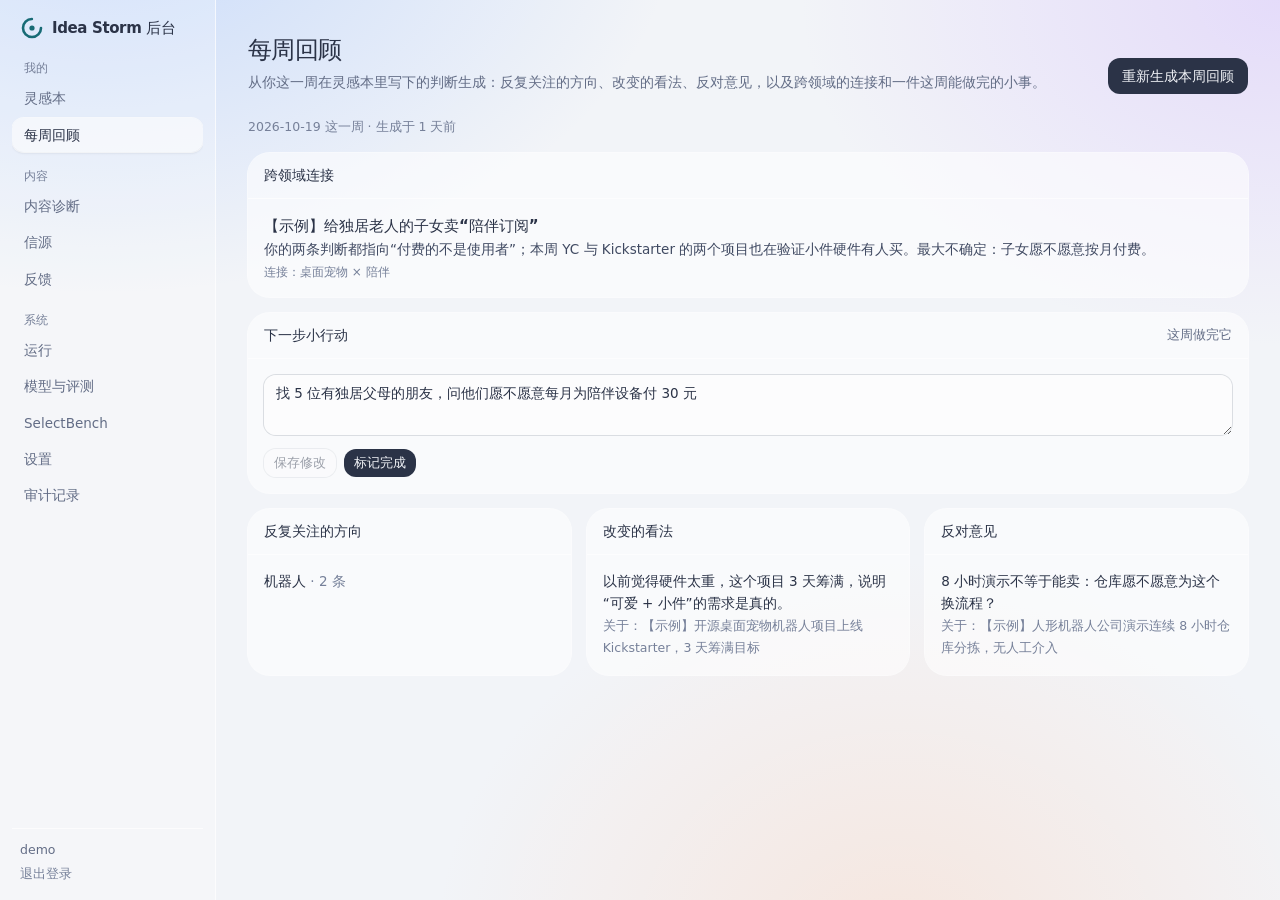
<file: preview/review.html>
<!doctype html><html lang="zh-CN" data-theme="light"><head><meta charset="utf-8"><meta name="viewport" content="width=device-width, initial-scale=1, viewport-fit=cover"><meta name="theme-color" media="(prefers-color-scheme: light)" content="#faf9f6"><meta name="theme-color" media="(prefers-color-scheme: dark)" content="#13191c"><title>每周回顾 · Idea Storm 后台</title><link rel="icon" href="#" sizes="any"><link rel="icon" type="image/png" href="#"><link rel="apple-touch-icon" href="#"><link rel="manifest" href="#"><link rel="alternate" type="application/rss+xml" title="Idea Storm — 精选" href="#"><style>/*! tailwindcss v4.3.3 | MIT License | https://tailwindcss.com */
@layer properties{@supports (((-webkit-hyphens:none)) and (not (margin-trim:inline))) or ((-moz-orient:inline) and (not (color:rgb(from red r g b)))){*,:before,:after,::backdrop{--tw-translate-x:0;--tw-translate-y:0;--tw-translate-z:0;--tw-scale-x:1;--tw-scale-y:1;--tw-scale-z:1;--tw-rotate-x:initial;--tw-rotate-y:initial;--tw-rotate-z:initial;--tw-skew-x:initial;--tw-skew-y:initial;--tw-pan-x:initial;--tw-pan-y:initial;--tw-pinch-zoom:initial;--tw-space-y-reverse:0;--tw-divide-y-reverse:0;--tw-border-style:solid;--tw-leading:initial;--tw-font-weight:initial;--tw-tracking:initial;--tw-ordinal:initial;--tw-slashed-zero:initial;--tw-numeric-figure:initial;--tw-numeric-spacing:initial;--tw-numeric-fraction:initial;--tw-shadow:0 0 #0000;--tw-shadow-color:initial;--tw-shadow-alpha:100%;--tw-inset-shadow:0 0 #0000;--tw-inset-shadow-color:initial;--tw-inset-shadow-alpha:100%;--tw-ring-color:initial;--tw-ring-shadow:0 0 #0000;--tw-inset-ring-color:initial;--tw-inset-ring-shadow:0 0 #0000;--tw-ring-inset:initial;--tw-ring-offset-width:0px;--tw-ring-offset-color:#fff;--tw-ring-offset-shadow:0 0 #0000;--tw-outline-style:solid;--tw-blur:initial;--tw-brightness:initial;--tw-contrast:initial;--tw-grayscale:initial;--tw-hue-rotate:initial;--tw-invert:initial;--tw-opacity:initial;--tw-saturate:initial;--tw-sepia:initial;--tw-drop-shadow:initial;--tw-drop-shadow-color:initial;--tw-drop-shadow-alpha:100%;--tw-drop-shadow-size:initial;--tw-backdrop-blur:initial;--tw-backdrop-brightness:initial;--tw-backdrop-contrast:initial;--tw-backdrop-grayscale:initial;--tw-backdrop-hue-rotate:initial;--tw-backdrop-invert:initial;--tw-backdrop-opacity:initial;--tw-backdrop-saturate:initial;--tw-backdrop-sepia:initial;--tw-duration:initial;--tw-ease:initial;--tw-content:""}}}@layer theme{:root,:host{--font-sans:-apple-system, BlinkMacSystemFont, "SF Pro Text", "SF Pro Display", system-ui, "Segoe UI", "PingFang SC", "Hiragino Sans GB", "HarmonyOS Sans SC", "Microsoft YaHei", sans-serif;--font-mono:ui-monospace, SFMono-Regular, "SF Mono", Menlo, Monaco, Consolas, "Liberation Mono", monospace;--color-black:#000;--color-white:#fff;--spacing:.25rem;--container-xs:20rem;--container-sm:24rem;--container-md:28rem;--container-lg:32rem;--container-xl:36rem;--container-2xl:42rem;--font-weight-normal:400;--font-weight-medium:500;--font-weight-semibold:550;--font-weight-bold:600;--font-weight-black:900;--tracking-tight:-.025em;--tracking-wide:.025em;--leading-tight:1.25;--leading-snug:1.375;--leading-relaxed:1.625;--ease-out:cubic-bezier(0, 0, .2, 1);--animate-spin:spin 1s linear infinite;--animate-ping:ping 1s cubic-bezier(0, 0, .2, 1) infinite;--animate-pulse:pulse 2s cubic-bezier(.4, 0, .6, 1) infinite;--blur-sm:8px;--blur-md:12px;--blur-xl:24px;--default-transition-duration:.15s;--default-transition-timing-function:cubic-bezier(.4, 0, .2, 1);--default-font-family:var(--font-sans);--default-mono-font-family:var(--font-mono);--color-bg:var(--bg);--color-bg-sunk:var(--bg-sunk);--color-bg-muted:var(--bg-muted);--color-surface:var(--surface);--color-surface-2:var(--surface-2);--color-raised:var(--raised);--color-sidebar:var(--sidebar);--color-daybar:var(--daybar);--color-ink:var(--ink);--color-ink-2:var(--ink-2);--color-ink-3:var(--ink-3);--color-ink-4:var(--ink-4);--color-line:var(--line);--color-line-strong:var(--line-strong);--color-line-soft:var(--line-soft);--color-accent:var(--accent);--color-accent-ink:var(--accent-ink);--color-accent-soft:var(--accent-soft);--color-accent-softer:var(--accent-softer);--color-accent-contrast:var(--accent-contrast);--color-note:var(--note);--color-hot:var(--hot);--color-hot-soft:var(--hot-soft);--color-amber:var(--amber);--color-amber-ink:var(--amber-ink);--color-amber-soft:var(--amber-soft);--color-ok:var(--ok);--color-ok-soft:var(--ok-soft);--color-ok-ink:var(--ok-ink);--color-cal-plain:var(--cal-plain);--color-cal-confirmed:var(--cal-confirmed);--color-cal-announced:var(--cal-announced);--color-cal-key-confirmed:var(--cal-key-confirmed);--color-cal-key-announced:var(--cal-key-announced);--color-panel-quiet:var(--panel-quiet);--color-rank-1:var(--rank-1);--color-rank-2:var(--rank-2);--color-rank-3:var(--rank-3);--color-rank-rest:var(--rank-rest);--radius-mark:5px;--radius-control:12px;--radius-tile:16px;--radius-card:22px;--radius-panel:22px;--radius-sheet:28px;--ease-out-quart:cubic-bezier(.25, 1, .5, 1)}}@layer base{*,:after,:before,::backdrop{box-sizing:border-box;border:0 solid;margin:0;padding:0}::file-selector-button{box-sizing:border-box;border:0 solid;margin:0;padding:0}html,:host{-webkit-text-size-adjust:100%;tab-size:4;line-height:1.5;font-family:var(--default-font-family,-apple-system, BlinkMacSystemFont, "Segoe UI", Roboto, "Helvetica Neue", "Noto Sans", Arial, sans-serif, "Apple Color Emoji", "Segoe UI Emoji", "Segoe UI Symbol", "Noto Color Emoji");font-feature-settings:var(--default-font-feature-settings,normal);font-variation-settings:var(--default-font-variation-settings,normal);-webkit-tap-highlight-color:transparent}hr{height:0;color:inherit;border-top-width:1px}abbr:where([title]){-webkit-text-decoration:underline dotted;text-decoration:underline dotted}h1,h2,h3,h4,h5,h6{font-size:inherit;font-weight:inherit}a{color:inherit;-webkit-text-decoration:inherit;-webkit-text-decoration:inherit;-webkit-text-decoration:inherit;-webkit-text-decoration:inherit;text-decoration:inherit}b,strong{font-weight:bolder}code,kbd,samp,pre{font-family:var(--default-mono-font-family,ui-monospace, SFMono-Regular, Menlo, Monaco, Consolas, "Liberation Mono", "Courier New", monospace);font-feature-settings:var(--default-mono-font-feature-settings,normal);font-variation-settings:var(--default-mono-font-variation-settings,normal);font-size:1em}small{font-size:80%}sub,sup{vertical-align:baseline;font-size:75%;line-height:0;position:relative}sub{bottom:-.25em}sup{top:-.5em}table{text-indent:0;border-color:inherit;border-collapse:collapse}:-moz-focusring:where(:not(iframe)){outline:auto}progress{vertical-align:baseline}summary{display:list-item}ol,ul,menu{list-style:none}img,svg,video,canvas,audio,iframe,embed,object{vertical-align:middle;display:block}img,video{max-width:100%;height:auto}button,input,select,optgroup,textarea{font:inherit;font-feature-settings:inherit;font-variation-settings:inherit;letter-spacing:inherit;color:inherit;opacity:1;background-color:#0000;border-radius:0}::file-selector-button{font:inherit;font-feature-settings:inherit;font-variation-settings:inherit;letter-spacing:inherit;color:inherit;opacity:1;background-color:#0000;border-radius:0}:where(select:is([multiple],[size])) optgroup{font-weight:bolder}:where(select:is([multiple],[size])) optgroup option{padding-inline-start:20px}::file-selector-button{margin-inline-end:4px}::placeholder{opacity:1}@supports (not ((-webkit-appearance:-apple-pay-button))) or (contain-intrinsic-size:1px){::placeholder{color:currentColor}@supports (color:color-mix(in lab, red, red)){::placeholder{color:color-mix(in oklab, currentcolor 50%, transparent)}}}textarea{resize:vertical}::-webkit-search-decoration{-webkit-appearance:none}::-webkit-date-and-time-value{min-height:1lh;text-align:inherit}::-webkit-datetime-edit{display:inline-flex}::-webkit-datetime-edit-fields-wrapper{padding:0}::-webkit-datetime-edit{padding-block:0}::-webkit-datetime-edit-year-field{padding-block:0}::-webkit-datetime-edit-month-field{padding-block:0}::-webkit-datetime-edit-day-field{padding-block:0}::-webkit-datetime-edit-hour-field{padding-block:0}::-webkit-datetime-edit-minute-field{padding-block:0}::-webkit-datetime-edit-second-field{padding-block:0}::-webkit-datetime-edit-millisecond-field{padding-block:0}::-webkit-datetime-edit-meridiem-field{padding-block:0}::-webkit-calendar-picker-indicator{line-height:1}:-moz-ui-invalid{box-shadow:none}button,input:where([type=button],[type=reset],[type=submit]){appearance:button}::file-selector-button{appearance:button}::-webkit-inner-spin-button{height:auto}::-webkit-outer-spin-button{height:auto}[hidden]:where(:not([hidden=until-found])){display:none!important}html{-webkit-text-size-adjust:100%;text-rendering:optimizelegibility;-webkit-font-smoothing:antialiased;-moz-osx-font-smoothing:grayscale;-webkit-tap-highlight-color:transparent}body{background:var(--bg-image), var(--bg);color:var(--ink);font-family:var(--font-sans);background-attachment:fixed;font-size:14px;line-height:1.5}::selection{background:var(--selection)}:focus-visible{outline:2px solid var(--accent);outline-offset:2px;border-radius:6px}a{color:inherit;text-decoration:none}button{cursor:pointer}button:disabled{cursor:default}img{max-width:100%}}@layer components{.num{font-variant-numeric:tabular-nums}.mono{font-family:var(--font-mono);font-variant-numeric:tabular-nums}.chip{height:1.625rem;color:var(--ink-4);background:var(--bg-sunk);border:1px solid var(--line-soft);border-radius:9999px;align-items:center;gap:.25rem;padding:0 .625rem;font-size:12px;transition:color .12s,background-color .12s,border-color .12s;display:inline-flex}a.chip:hover{color:var(--accent);border-color:var(--line-strong)}.skeleton{background:var(--bg-muted);border-radius:var(--radius-control);animation:1.6s ease-in-out infinite skeleton-pulse}.scrollbar-none{scrollbar-width:none}.scrollbar-none::-webkit-scrollbar{display:none}.scrollbar-thin{scrollbar-width:thin;scrollbar-color:var(--line-strong) transparent}.disclosure>summary{cursor:pointer;list-style:none}.disclosure>summary::-webkit-details-marker{display:none}}@layer utilities{.\@container{container-type:inline-size}.pointer-events-auto{pointer-events:auto}.pointer-events-none{pointer-events:none}.visible{visibility:visible}.sr-only{clip-path:inset(50%);white-space:nowrap;border-width:0;width:1px;height:1px;margin:-1px;padding:0;position:absolute;overflow:hidden}.absolute{position:absolute}.fixed{position:fixed}.relative{position:relative}.static{position:static}.sticky{position:sticky}.inset-0{inset:0}.inset-x-0{inset-inline:0}.inset-y-\[3px\]{inset-block:3px}.top-0{top:0}.top-0\.5{top:calc(var(--spacing) * .5)}.top-1{top:var(--spacing)}.top-1\/2{top:50%}.top-4{top:calc(var(--spacing) * 4)}.top-6{top:calc(var(--spacing) * 6)}.top-10{top:calc(var(--spacing) * 10)}.top-\[7px\]{top:7px}.top-\[25\.5px\]{top:25.5px}.top-\[29px\]{top:29px}.top-\[calc\(42\%\+42px\)\]{top:calc(42% + 42px)}.-right-2{right:calc(var(--spacing) * -2)}.right-0{right:0}.right-2\.5{right:calc(var(--spacing) * 2.5)}.right-3{right:calc(var(--spacing) * 3)}.right-4{right:calc(var(--spacing) * 4)}.-bottom-\[41px\]{bottom:-41px}.bottom-0{bottom:0}.bottom-3{bottom:calc(var(--spacing) * 3)}.bottom-4{bottom:calc(var(--spacing) * 4)}.bottom-\[calc\(80px\+env\(safe-area-inset-bottom\)\)\]{bottom:calc(80px + env(safe-area-inset-bottom))}.bottom-\[calc\(86px\+env\(safe-area-inset-bottom\)\)\]{bottom:calc(86px + env(safe-area-inset-bottom))}.bottom-full{bottom:100%}.-left-5{left:calc(var(--spacing) * -5)}.-left-\[13\.5px\]{left:-13.5px}.left-0{left:0}.left-1\/2{left:50%}.left-3\.5{left:calc(var(--spacing) * 3.5)}.left-4{left:calc(var(--spacing) * 4)}.left-\[3px\]{left:3px}.left-\[7\.5px\]{left:7.5px}.left-\[7px\]{left:7px}.left-\[10\.5px\]{left:10.5px}.left-\[75\%\]{left:75%}.z-10{z-index:10}.z-20{z-index:20}.z-30{z-index:30}.z-40{z-index:40}.z-50{z-index:50}.z-\[60\]{z-index:60}.z-\[75\]{z-index:75}.z-\[80\]{z-index:80}.order-1{order:1}.order-2{order:2}.order-3{order:3}.order-4{order:4}.order-5{order:5}.order-6{order:6}.order-first{order:-9999}.container{width:100%}@media (width>=641px){.container{max-width:641px}}@media (width>=768px){.container{max-width:768px}}@media (width>=961px){.container{max-width:961px}}@media (width>=1280px){.container{max-width:1280px}}@media (width>=1536px){.container{max-width:1536px}}.-mx-1{margin-inline:calc(var(--spacing) * -1)}.-mx-2{margin-inline:calc(var(--spacing) * -2)}.-mx-3{margin-inline:calc(var(--spacing) * -3)}.-mx-4{margin-inline:calc(var(--spacing) * -4)}.-mx-5{margin-inline:calc(var(--spacing) * -5)}.mx-1{margin-inline:var(--spacing)}.mx-1\.5{margin-inline:calc(var(--spacing) * 1.5)}.mx-2{margin-inline:calc(var(--spacing) * 2)}.mx-auto{margin-inline:auto}.-my-1{margin-block:calc(var(--spacing) * -1)}.my-4{margin-block:calc(var(--spacing) * 4)}.mt-0\.5{margin-top:calc(var(--spacing) * .5)}.mt-1{margin-top:var(--spacing)}.mt-1\.5{margin-top:calc(var(--spacing) * 1.5)}.mt-2{margin-top:calc(var(--spacing) * 2)}.mt-2\.5{margin-top:calc(var(--spacing) * 2.5)}.mt-3{margin-top:calc(var(--spacing) * 3)}.mt-3\.5{margin-top:calc(var(--spacing) * 3.5)}.mt-4{margin-top:calc(var(--spacing) * 4)}.mt-5{margin-top:calc(var(--spacing) * 5)}.mt-6{margin-top:calc(var(--spacing) * 6)}.mt-7{margin-top:calc(var(--spacing) * 7)}.mt-8{margin-top:calc(var(--spacing) * 8)}.mt-9{margin-top:calc(var(--spacing) * 9)}.mt-10{margin-top:calc(var(--spacing) * 10)}.mt-12{margin-top:calc(var(--spacing) * 12)}.mt-16{margin-top:calc(var(--spacing) * 16)}.mt-20{margin-top:calc(var(--spacing) * 20)}.mt-\[3px\]{margin-top:3px}.mt-\[9px\]{margin-top:9px}.mt-\[11px\]{margin-top:11px}.mt-auto{margin-top:auto}.mt-px{margin-top:1px}.-mr-3{margin-right:calc(var(--spacing) * -3)}.mr-1{margin-right:var(--spacing)}.mr-2{margin-right:calc(var(--spacing) * 2)}.mr-3{margin-right:calc(var(--spacing) * 3)}.mr-\[0\.3em\]{margin-right:.3em}.-mb-1{margin-bottom:calc(var(--spacing) * -1)}.mb-1{margin-bottom:var(--spacing)}.mb-2{margin-bottom:calc(var(--spacing) * 2)}.mb-2\.5{margin-bottom:calc(var(--spacing) * 2.5)}.mb-3{margin-bottom:calc(var(--spacing) * 3)}.mb-4{margin-bottom:calc(var(--spacing) * 4)}.mb-5{margin-bottom:calc(var(--spacing) * 5)}.mb-6{margin-bottom:calc(var(--spacing) * 6)}.-ml-1\.5{margin-left:calc(var(--spacing) * -1.5)}.-ml-px{margin-left:-1px}.ml-0\.5{margin-left:calc(var(--spacing) * .5)}.ml-1{margin-left:var(--spacing)}.ml-1\.5{margin-left:calc(var(--spacing) * 1.5)}.ml-2{margin-left:calc(var(--spacing) * 2)}.ml-auto{margin-left:auto}.ml-px{margin-left:1px}.line-clamp-1{-webkit-line-clamp:1;-webkit-box-orient:vertical;display:-webkit-box;overflow:hidden}.line-clamp-2{-webkit-line-clamp:2;-webkit-box-orient:vertical;display:-webkit-box;overflow:hidden}.line-clamp-3{-webkit-line-clamp:3;-webkit-box-orient:vertical;display:-webkit-box;overflow:hidden}.line-clamp-4{-webkit-line-clamp:4;-webkit-box-orient:vertical;display:-webkit-box;overflow:hidden}.line-clamp-5{-webkit-line-clamp:5;-webkit-box-orient:vertical;display:-webkit-box;overflow:hidden}.block{display:block}.contents{display:contents}.flex{display:flex}.grid{display:grid}.hidden{display:none}.inline{display:inline}.inline-block{display:inline-block}.inline-flex{display:inline-flex}.table{display:table}.aspect-\[2\/1\]{aspect-ratio:2}.aspect-\[3\/4\]{aspect-ratio:3/4}.aspect-\[16\/9\]{aspect-ratio:16/9}.aspect-\[16\/10\]{aspect-ratio:16/10}.\!size-1\.5{width:calc(var(--spacing) * 1.5)!important;height:calc(var(--spacing) * 1.5)!important}.size-0{width:0;height:0}.size-1{width:var(--spacing);height:var(--spacing)}.size-1\.5{width:calc(var(--spacing) * 1.5);height:calc(var(--spacing) * 1.5)}.size-2{width:calc(var(--spacing) * 2);height:calc(var(--spacing) * 2)}.size-3{width:calc(var(--spacing) * 3);height:calc(var(--spacing) * 3)}.size-3\.5{width:calc(var(--spacing) * 3.5);height:calc(var(--spacing) * 3.5)}.size-4{width:calc(var(--spacing) * 4);height:calc(var(--spacing) * 4)}.size-5{width:calc(var(--spacing) * 5);height:calc(var(--spacing) * 5)}.size-6{width:calc(var(--spacing) * 6);height:calc(var(--spacing) * 6)}.size-7{width:calc(var(--spacing) * 7);height:calc(var(--spacing) * 7)}.size-8{width:calc(var(--spacing) * 8);height:calc(var(--spacing) * 8)}.size-9{width:calc(var(--spacing) * 9);height:calc(var(--spacing) * 9)}.size-10{width:calc(var(--spacing) * 10);height:calc(var(--spacing) * 10)}.size-11{width:calc(var(--spacing) * 11);height:calc(var(--spacing) * 11)}.size-14{width:calc(var(--spacing) * 14);height:calc(var(--spacing) * 14)}.size-28{width:calc(var(--spacing) * 28);height:calc(var(--spacing) * 28)}.size-\[0\.42em\]{width:.42em;height:.42em}.size-\[5px\]{width:5px;height:5px}.size-\[7px\]{width:7px;height:7px}.size-\[9px\]{width:9px;height:9px}.size-\[104px\]{width:104px;height:104px}.size-full{width:100%;height:100%}.h-1{height:var(--spacing)}.h-1\.5{height:calc(var(--spacing) * 1.5)}.h-2\.5{height:calc(var(--spacing) * 2.5)}.h-3{height:calc(var(--spacing) * 3)}.h-4{height:calc(var(--spacing) * 4)}.h-6{height:calc(var(--spacing) * 6)}.h-7{height:calc(var(--spacing) * 7)}.h-8{height:calc(var(--spacing) * 8)}.h-9{height:calc(var(--spacing) * 9)}.h-10{height:calc(var(--spacing) * 10)}.h-11{height:calc(var(--spacing) * 11)}.h-12{height:calc(var(--spacing) * 12)}.h-14{height:calc(var(--spacing) * 14)}.h-16{height:calc(var(--spacing) * 16)}.h-\[2px\]{height:2px}.h-\[3px\]{height:3px}.h-\[18px\]{height:18px}.h-\[20px\]{height:20px}.h-\[22px\]{height:22px}.h-\[26px\]{height:26px}.h-\[34px\]{height:34px}.h-\[42px\]{height:42px}.h-\[50px\]{height:50px}.h-\[54px\]{height:54px}.h-\[58px\]{height:58px}.h-\[64\%\]{height:64%}.h-\[66\%\]{height:66%}.h-\[112px\]{height:112px}.h-\[230px\]{height:230px}.h-auto{height:auto}.h-dvh{height:100dvh}.h-full{height:100%}.max-h-48{max-height:calc(var(--spacing) * 48)}.max-h-\[92dvh\]{max-height:92dvh}.max-h-\[360px\]{max-height:360px}.max-h-\[420px\]{max-height:420px}.max-h-full{max-height:100%}.\!min-h-\[38px\]{min-height:38px!important}.\!min-h-\[60px\]{min-height:60px!important}.min-h-0{min-height:0}.min-h-7{min-height:calc(var(--spacing) * 7)}.min-h-\[18px\]{min-height:18px}.min-h-\[62px\]{min-height:62px}.min-h-\[70vh\]{min-height:70vh}.min-h-\[84px\]{min-height:84px}.min-h-\[300px\]{min-height:300px}.min-h-dvh{min-height:100dvh}.\!w-24{width:calc(var(--spacing) * 24)!important}.\!w-auto{width:auto!important}.w-3\.5{width:calc(var(--spacing) * 3.5)}.w-5{width:calc(var(--spacing) * 5)}.w-6{width:calc(var(--spacing) * 6)}.w-7{width:calc(var(--spacing) * 7)}.w-8{width:calc(var(--spacing) * 8)}.w-9{width:calc(var(--spacing) * 9)}.w-10{width:calc(var(--spacing) * 10)}.w-14{width:calc(var(--spacing) * 14)}.w-16{width:calc(var(--spacing) * 16)}.w-24{width:calc(var(--spacing) * 24)}.w-56{width:calc(var(--spacing) * 56)}.w-\[22px\]{width:22px}.w-\[25\%\]{width:25%}.w-\[26px\]{width:26px}.w-\[44px\]{width:44px}.w-\[64\%\]{width:64%}.w-\[66\%\]{width:66%}.w-\[76px\]{width:76px}.w-\[88px\]{width:88px}.w-\[92px\]{width:92px}.w-\[104px\]{width:104px}.w-\[108px\]{width:108px}.w-\[112px\]{width:112px}.w-\[124px\]{width:124px}.w-\[140px\]{width:140px}.w-\[176px\]{width:176px}.w-\[180px\]{width:180px}.w-\[216px\]{width:216px}.w-\[280px\]{width:280px}.w-\[calc\(\(100\%-6px\)\/3\)\]{width:calc(33.3333% - 2px)}.w-\[min\(260px\,calc\(100\%-48px\)\)\]{width:min(260px,100% - 48px)}.w-auto{width:auto}.w-full{width:100%}.w-max{width:max-content}.w-px{width:1px}.max-w-2xl{max-width:var(--container-2xl)}.max-w-\[36em\]{max-width:36em}.max-w-\[52em\]{max-width:52em}.max-w-\[64em\]{max-width:64em}.max-w-\[240px\]{max-width:240px}.max-w-\[260px\]{max-width:260px}.max-w-\[280px\]{max-width:280px}.max-w-\[320px\]{max-width:320px}.max-w-\[360px\]{max-width:360px}.max-w-\[420px\]{max-width:420px}.max-w-\[640px\]{max-width:640px}.max-w-\[760px\]{max-width:760px}.max-w-\[960px\]{max-width:960px}.max-w-\[1320px\]{max-width:1320px}.max-w-\[min\(360px\,calc\(\(92dvh-190px\)\*0\.75\)\)\]{max-width:min(360px,69dvh - 142.5px)}.max-w-\[var\(--page-max-reading\)\]{max-width:var(--page-max-reading)}.max-w-full{max-width:100%}.max-w-lg{max-width:var(--container-lg)}.max-w-md{max-width:var(--container-md)}.max-w-sm{max-width:var(--container-sm)}.max-w-xl{max-width:var(--container-xl)}.max-w-xs{max-width:var(--container-xs)}.min-w-0{min-width:0}.min-w-5{min-width:calc(var(--spacing) * 5)}.min-w-9{min-width:calc(var(--spacing) * 9)}.min-w-\[120px\]{min-width:120px}.min-w-\[130px\]{min-width:130px}.min-w-\[168px\]{min-width:168px}.min-w-\[220px\]{min-width:220px}.min-w-\[260px\]{min-width:260px}.min-w-\[320px\]{min-width:320px}.min-w-\[420px\]{min-width:420px}.min-w-\[560px\]{min-width:560px}.min-w-\[640px\]{min-width:640px}.min-w-\[720px\]{min-width:720px}.min-w-\[760px\]{min-width:760px}.flex-1{flex:1}.flex-\[1_1_18rem\]{flex:18rem}.shrink-0{flex-shrink:0}.grow{flex-grow:1}.border-collapse{border-collapse:collapse}.origin-left{transform-origin:0}.origin-top-left{transform-origin:0 0}.origin-top-right{transform-origin:100% 0}.-translate-x-1\/2{--tw-translate-x:calc(calc(1 / 2 * 100%) * -1);translate:var(--tw-translate-x) var(--tw-translate-y)}.-translate-y-1\/2{--tw-translate-y:calc(calc(1 / 2 * 100%) * -1);translate:var(--tw-translate-x) var(--tw-translate-y)}.-translate-y-px{--tw-translate-y:-1px;translate:var(--tw-translate-x) var(--tw-translate-y)}.translate-y-0{--tw-translate-y:0px;translate:var(--tw-translate-x) var(--tw-translate-y)}.translate-y-2{--tw-translate-y:calc(var(--spacing) * 2);translate:var(--tw-translate-x) var(--tw-translate-y)}.translate-y-\[-2px\]{--tw-translate-y:-2px;translate:var(--tw-translate-x) var(--tw-translate-y)}.scale-100{--tw-scale-x:100%;--tw-scale-y:100%;--tw-scale-z:100%;scale:var(--tw-scale-x) var(--tw-scale-y)}.scale-x-0{--tw-scale-x:0%;scale:var(--tw-scale-x) var(--tw-scale-y)}.scale-\[0\.985\]{scale:.985}.-rotate-90{rotate:-90deg}.rotate-45{rotate:45deg}.rotate-90{rotate:90deg}.rotate-180{rotate:180deg}.card-hover{transition:box-shadow .2s var(--ease-out-quart), border-color .2s, transform .2s var(--ease-out-quart)}.card-hover:hover{box-shadow:var(--shadow-card-hover);border-color:var(--line-strong);transform:translateY(-1px)}.transform{transform:var(--tw-rotate-x,) var(--tw-rotate-y,) var(--tw-rotate-z,) var(--tw-skew-x,) var(--tw-skew-y,)}.animate-ping{animation:var(--animate-ping)}.animate-pulse{animation:var(--animate-pulse)}.animate-spin{animation:var(--animate-spin)}.cursor-pointer{cursor:pointer}.cursor-zoom-in{cursor:zoom-in}.cursor-zoom-out{cursor:zoom-out}.touch-pan-y{--tw-pan-y:pan-y;touch-action:var(--tw-pan-x,) var(--tw-pan-y,) var(--tw-pinch-zoom,)}.resize{resize:both}.resize-y{resize:vertical}.scroll-mt-6{scroll-margin-top:calc(var(--spacing) * 6)}.scroll-mt-24{scroll-margin-top:calc(var(--spacing) * 24)}.scroll-mt-28{scroll-margin-top:calc(var(--spacing) * 28)}.scroll-mt-\[64px\]{scroll-margin-top:64px}.scrollbar-none{scrollbar-width:none}.scrollbar-thin{scrollbar-width:thin}.list-none{list-style-type:none}.appearance-none{appearance:none}.break-inside-avoid{break-inside:avoid}.grid-cols-1{grid-template-columns:repeat(1,minmax(0,1fr))}.grid-cols-2{grid-template-columns:repeat(2,minmax(0,1fr))}.grid-cols-3{grid-template-columns:repeat(3,minmax(0,1fr))}.grid-cols-7{grid-template-columns:repeat(7,minmax(0,1fr))}.grid-cols-\[20px_minmax\(0\,1fr\)_auto\]{grid-template-columns:20px minmax(0,1fr) auto}.grid-cols-\[30px_minmax\(0\,1fr\)\]{grid-template-columns:30px minmax(0,1fr)}.grid-cols-\[48px_minmax\(0\,1fr\)\]{grid-template-columns:48px minmax(0,1fr)}.grid-cols-\[64px_22px_minmax\(0\,1fr\)\]{grid-template-columns:64px 22px minmax(0,1fr)}.grid-cols-\[auto_auto\]{grid-template-columns:auto auto}.grid-cols-\[max-content_1fr\]{grid-template-columns:max-content 1fr}.grid-cols-\[minmax\(0\,1fr\)\]{grid-template-columns:minmax(0,1fr)}.flex-col{flex-direction:column}.flex-col-reverse{flex-direction:column-reverse}.flex-wrap{flex-wrap:wrap}.place-items-center{place-items:center}.content-start{align-content:flex-start}.items-baseline{align-items:baseline}.items-center{align-items:center}.items-end{align-items:flex-end}.items-start{align-items:flex-start}.items-stretch{align-items:stretch}.justify-between{justify-content:space-between}.justify-center{justify-content:center}.justify-end{justify-content:flex-end}.justify-start{justify-content:flex-start}.gap-0\.5{gap:calc(var(--spacing) * .5)}.gap-1{gap:var(--spacing)}.gap-1\.5{gap:calc(var(--spacing) * 1.5)}.gap-2{gap:calc(var(--spacing) * 2)}.gap-2\.5{gap:calc(var(--spacing) * 2.5)}.gap-3{gap:calc(var(--spacing) * 3)}.gap-3\.5{gap:calc(var(--spacing) * 3.5)}.gap-4{gap:calc(var(--spacing) * 4)}.gap-5{gap:calc(var(--spacing) * 5)}.gap-6{gap:calc(var(--spacing) * 6)}.gap-8{gap:calc(var(--spacing) * 8)}.gap-10{gap:calc(var(--spacing) * 10)}.gap-\[3px\]{gap:3px}:where(.space-y-0\.5>:not(:last-child)){--tw-space-y-reverse:0;margin-block-start:calc(calc(var(--spacing) * .5) * var(--tw-space-y-reverse));margin-block-end:calc(calc(var(--spacing) * .5) * calc(1 - var(--tw-space-y-reverse)))}:where(.space-y-1>:not(:last-child)){--tw-space-y-reverse:0;margin-block-start:calc(var(--spacing) * var(--tw-space-y-reverse));margin-block-end:calc(var(--spacing) * calc(1 - var(--tw-space-y-reverse)))}:where(.space-y-1\.5>:not(:last-child)){--tw-space-y-reverse:0;margin-block-start:calc(calc(var(--spacing) * 1.5) * var(--tw-space-y-reverse));margin-block-end:calc(calc(var(--spacing) * 1.5) * calc(1 - var(--tw-space-y-reverse)))}:where(.space-y-2>:not(:last-child)){--tw-space-y-reverse:0;margin-block-start:calc(calc(var(--spacing) * 2) * var(--tw-space-y-reverse));margin-block-end:calc(calc(var(--spacing) * 2) * calc(1 - var(--tw-space-y-reverse)))}:where(.space-y-2\.5>:not(:last-child)){--tw-space-y-reverse:0;margin-block-start:calc(calc(var(--spacing) * 2.5) * var(--tw-space-y-reverse));margin-block-end:calc(calc(var(--spacing) * 2.5) * calc(1 - var(--tw-space-y-reverse)))}:where(.space-y-3>:not(:last-child)){--tw-space-y-reverse:0;margin-block-start:calc(calc(var(--spacing) * 3) * var(--tw-space-y-reverse));margin-block-end:calc(calc(var(--spacing) * 3) * calc(1 - var(--tw-space-y-reverse)))}:where(.space-y-4>:not(:last-child)){--tw-space-y-reverse:0;margin-block-start:calc(calc(var(--spacing) * 4) * var(--tw-space-y-reverse));margin-block-end:calc(calc(var(--spacing) * 4) * calc(1 - var(--tw-space-y-reverse)))}:where(.space-y-5>:not(:last-child)){--tw-space-y-reverse:0;margin-block-start:calc(calc(var(--spacing) * 5) * var(--tw-space-y-reverse));margin-block-end:calc(calc(var(--spacing) * 5) * calc(1 - var(--tw-space-y-reverse)))}:where(.space-y-8>:not(:last-child)){--tw-space-y-reverse:0;margin-block-start:calc(calc(var(--spacing) * 8) * var(--tw-space-y-reverse));margin-block-end:calc(calc(var(--spacing) * 8) * calc(1 - var(--tw-space-y-reverse)))}.gap-x-1\.5{column-gap:calc(var(--spacing) * 1.5)}.gap-x-2{column-gap:calc(var(--spacing) * 2)}.gap-x-2\.5{column-gap:calc(var(--spacing) * 2.5)}.gap-x-3{column-gap:calc(var(--spacing) * 3)}.gap-x-4{column-gap:calc(var(--spacing) * 4)}.gap-x-5{column-gap:calc(var(--spacing) * 5)}.gap-x-6{column-gap:calc(var(--spacing) * 6)}.gap-x-8{column-gap:calc(var(--spacing) * 8)}.gap-x-10{column-gap:calc(var(--spacing) * 10)}.gap-y-0\.5{row-gap:calc(var(--spacing) * .5)}.gap-y-1{row-gap:var(--spacing)}.gap-y-1\.5{row-gap:calc(var(--spacing) * 1.5)}.gap-y-2{row-gap:calc(var(--spacing) * 2)}.gap-y-4{row-gap:calc(var(--spacing) * 4)}.gap-y-5{row-gap:calc(var(--spacing) * 5)}.gap-y-6{row-gap:calc(var(--spacing) * 6)}.gap-y-\[18px\]{row-gap:18px}:where(.divide-y>:not(:last-child)){--tw-divide-y-reverse:0;border-bottom-style:var(--tw-border-style);border-top-style:var(--tw-border-style);border-top-width:calc(1px * var(--tw-divide-y-reverse));border-bottom-width:calc(1px * calc(1 - var(--tw-divide-y-reverse)))}:where(.divide-line>:not(:last-child)){border-color:var(--color-line)}:where(.divide-line-soft>:not(:last-child)){border-color:var(--color-line-soft)}.self-center{align-self:center}.self-start{align-self:flex-start}.justify-self-center{justify-self:center}.justify-self-end{justify-self:flex-end}.truncate{text-overflow:ellipsis;white-space:nowrap;overflow:hidden}.overflow-auto{overflow:auto}.overflow-hidden{overflow:hidden}.overflow-visible{overflow:visible}.overflow-x-auto{overflow-x:auto}.overflow-y-auto{overflow-y:auto}.card{background:var(--surface);border:1px solid var(--line);border-radius:var(--radius-card);box-shadow:var(--glass-edge), var(--shadow-card);-webkit-backdrop-filter:var(--glass-blur);backdrop-filter:var(--glass-blur)}.rounded{border-radius:.25rem}.rounded-card{border-radius:var(--radius-card)}.rounded-control{border-radius:var(--radius-control)}.rounded-full{border-radius:2147483647px}.rounded-mark{border-radius:var(--radius-mark)}.rounded-none{border-radius:0}.rounded-panel{border-radius:var(--radius-panel)}.rounded-sheet{border-radius:var(--radius-sheet)}.rounded-tile{border-radius:var(--radius-tile)}.rounded-t-sheet{border-top-left-radius:var(--radius-sheet);border-top-right-radius:var(--radius-sheet)}.\!border-\[1\.5px\]{border-style:var(--tw-border-style)!important;border-width:1.5px!important}.border{border-style:var(--tw-border-style);border-width:1px}.border-\[1\.5px\]{border-style:var(--tw-border-style);border-width:1.5px}.border-x-0{border-inline-style:var(--tw-border-style);border-inline-width:0}.border-y{border-block-style:var(--tw-border-style);border-block-width:1px}.border-t{border-top-style:var(--tw-border-style);border-top-width:1px}.border-t-0{border-top-style:var(--tw-border-style);border-top-width:0}.border-r{border-right-style:var(--tw-border-style);border-right-width:1px}.border-b{border-bottom-style:var(--tw-border-style);border-bottom-width:1px}.border-l{border-left-style:var(--tw-border-style);border-left-width:1px}.border-l-2{border-left-style:var(--tw-border-style);border-left-width:2px}.\!border-solid{--tw-border-style:solid!important;border-style:solid!important}.border-dashed{--tw-border-style:dashed;border-style:dashed}.\!border-accent{border-color:var(--color-accent)!important}.border-accent,.border-accent\/30{border-color:var(--color-accent)}@supports (color:color-mix(in lab, red, red)){.border-accent\/30{border-color:color-mix(in oklab, var(--color-accent) 30%, transparent)}}.border-accent\/45{border-color:var(--color-accent)}@supports (color:color-mix(in lab, red, red)){.border-accent\/45{border-color:color-mix(in oklab, var(--color-accent) 45%, transparent)}}.border-amber\/35{border-color:var(--color-amber)}@supports (color:color-mix(in lab, red, red)){.border-amber\/35{border-color:color-mix(in oklab, var(--color-amber) 35%, transparent)}}.border-current{border-color:currentColor}.border-hot\/30{border-color:var(--color-hot)}@supports (color:color-mix(in lab, red, red)){.border-hot\/30{border-color:color-mix(in oklab, var(--color-hot) 30%, transparent)}}.border-ink{border-color:var(--color-ink)}.border-line{border-color:var(--color-line)}.border-line-soft{border-color:var(--color-line-soft)}.border-line-strong{border-color:var(--color-line-strong)}.border-line\/70{border-color:var(--color-line)}@supports (color:color-mix(in lab, red, red)){.border-line\/70{border-color:color-mix(in oklab, var(--color-line) 70%, transparent)}}.border-ok-ink,.border-ok-ink\/55{border-color:var(--color-ok-ink)}@supports (color:color-mix(in lab, red, red)){.border-ok-ink\/55{border-color:color-mix(in oklab, var(--color-ok-ink) 55%, transparent)}}.border-ok\/30{border-color:var(--color-ok)}@supports (color:color-mix(in lab, red, red)){.border-ok\/30{border-color:color-mix(in oklab, var(--color-ok) 30%, transparent)}}.border-transparent{border-color:#0000}.border-r-transparent{border-right-color:#0000}.well{background-color:var(--bg-sunk);box-shadow:inset 0 0 0 1px var(--line-soft)}[data-theme=dark] .well{background-color:var(--bg-muted)}@supports (color:color-mix(in lab, red, red)){[data-theme=dark] .well{background-color:color-mix(in srgb, var(--bg-muted) 60%, transparent)}}.bg-\[\#111\]{background-color:#111}.bg-\[color-mix\(in_srgb\,var\(--sidebar\)_50\%\,var\(--surface\)\)\]{background-color:var(--sidebar)}@supports (color:color-mix(in lab, red, red)){.bg-\[color-mix\(in_srgb\,var\(--sidebar\)_50\%\,var\(--surface\)\)\]{background-color:color-mix(in srgb,var(--sidebar) 50%,var(--surface))}}.bg-\[rgba\(8\,14\,15\,0\.55\)\]{background-color:#080e0f8c}.bg-\[rgba\(28\,39\,51\,0\.04\)\]{background-color:#1c27330a}.bg-accent{background-color:var(--color-accent)}.bg-accent-soft{background-color:var(--color-accent-soft)}.bg-accent-softer{background-color:var(--color-accent-softer)}.bg-accent\/10{background-color:var(--color-accent)}@supports (color:color-mix(in lab, red, red)){.bg-accent\/10{background-color:color-mix(in oklab, var(--color-accent) 10%, transparent)}}.bg-accent\/15{background-color:var(--color-accent)}@supports (color:color-mix(in lab, red, red)){.bg-accent\/15{background-color:color-mix(in oklab, var(--color-accent) 15%, transparent)}}.bg-accent\/\[0\.06\]{background-color:var(--color-accent)}@supports (color:color-mix(in lab, red, red)){.bg-accent\/\[0\.06\]{background-color:color-mix(in oklab, var(--color-accent) 6%, transparent)}}.bg-amber{background-color:var(--color-amber)}.bg-amber-ink,.bg-amber-ink\/\[0\.16\]{background-color:var(--color-amber-ink)}@supports (color:color-mix(in lab, red, red)){.bg-amber-ink\/\[0\.16\]{background-color:color-mix(in oklab, var(--color-amber-ink) 16%, transparent)}}.bg-amber-soft{background-color:var(--color-amber-soft)}.bg-amber\/10{background-color:var(--color-amber)}@supports (color:color-mix(in lab, red, red)){.bg-amber\/10{background-color:color-mix(in oklab, var(--color-amber) 10%, transparent)}}.bg-amber\/15{background-color:var(--color-amber)}@supports (color:color-mix(in lab, red, red)){.bg-amber\/15{background-color:color-mix(in oklab, var(--color-amber) 15%, transparent)}}.bg-bg{background-color:var(--color-bg)}.bg-bg-sunk,.bg-bg-sunk\/40{background-color:var(--color-bg-sunk)}@supports (color:color-mix(in lab, red, red)){.bg-bg-sunk\/40{background-color:color-mix(in oklab, var(--color-bg-sunk) 40%, transparent)}}.bg-bg-sunk\/50{background-color:var(--color-bg-sunk)}@supports (color:color-mix(in lab, red, red)){.bg-bg-sunk\/50{background-color:color-mix(in oklab, var(--color-bg-sunk) 50%, transparent)}}.bg-bg-sunk\/60{background-color:var(--color-bg-sunk)}@supports (color:color-mix(in lab, red, red)){.bg-bg-sunk\/60{background-color:color-mix(in oklab, var(--color-bg-sunk) 60%, transparent)}}.bg-bg-sunk\/70{background-color:var(--color-bg-sunk)}@supports (color:color-mix(in lab, red, red)){.bg-bg-sunk\/70{background-color:color-mix(in oklab, var(--color-bg-sunk) 70%, transparent)}}.bg-bg\/90{background-color:var(--color-bg)}@supports (color:color-mix(in lab, red, red)){.bg-bg\/90{background-color:color-mix(in oklab, var(--color-bg) 90%, transparent)}}.bg-bg\/95{background-color:var(--color-bg)}@supports (color:color-mix(in lab, red, red)){.bg-bg\/95{background-color:color-mix(in oklab, var(--color-bg) 95%, transparent)}}.bg-black\/55{background-color:#0000008c}@supports (color:color-mix(in lab, red, red)){.bg-black\/55{background-color:color-mix(in oklab, var(--color-black) 55%, transparent)}}.bg-black\/85{background-color:#000000d9}@supports (color:color-mix(in lab, red, red)){.bg-black\/85{background-color:color-mix(in oklab, var(--color-black) 85%, transparent)}}.bg-cal-announced{background-color:var(--color-cal-announced)}.bg-cal-confirmed{background-color:var(--color-cal-confirmed)}.bg-cal-key-announced{background-color:var(--color-cal-key-announced)}.bg-cal-key-confirmed{background-color:var(--color-cal-key-confirmed)}.bg-cal-plain{background-color:var(--color-cal-plain)}.bg-current{background-color:currentColor}.bg-daybar{background-color:var(--color-daybar)}.bg-hot{background-color:var(--color-hot)}.bg-hot-soft{background-color:var(--color-hot-soft)}.bg-ink{background-color:var(--color-ink)}.bg-ink-2{background-color:var(--color-ink-2)}.bg-ink-4{background-color:var(--color-ink-4)}.bg-ink\/30{background-color:var(--color-ink)}@supports (color:color-mix(in lab, red, red)){.bg-ink\/30{background-color:color-mix(in oklab, var(--color-ink) 30%, transparent)}}.bg-line-strong{background-color:var(--color-line-strong)}.bg-ok{background-color:var(--color-ok)}.bg-ok-ink,.bg-ok-ink\/\[0\.14\]{background-color:var(--color-ok-ink)}@supports (color:color-mix(in lab, red, red)){.bg-ok-ink\/\[0\.14\]{background-color:color-mix(in oklab, var(--color-ok-ink) 14.0%, transparent)}}.bg-ok-soft{background-color:var(--color-ok-soft)}.bg-ok\/10{background-color:var(--color-ok)}@supports (color:color-mix(in lab, red, red)){.bg-ok\/10{background-color:color-mix(in oklab, var(--color-ok) 10%, transparent)}}.bg-panel-quiet{background-color:var(--color-panel-quiet)}.bg-raised{background-color:var(--color-raised)}.bg-sidebar{background-color:var(--color-sidebar)}.bg-surface{background-color:var(--color-surface)}.bg-surface-2{background-color:var(--color-surface-2)}.bg-white{background-color:var(--color-white)}.bg-white\/10{background-color:#ffffff1a}@supports (color:color-mix(in lab, red, red)){.bg-white\/10{background-color:color-mix(in oklab, var(--color-white) 10%, transparent)}}.bg-\[linear-gradient\(110deg\,transparent_30\%\,rgba\(255\,255\,255\,0\.35\)_50\%\,transparent_70\%\)\]{background-image:linear-gradient(110deg,#0000 30%,#ffffff59 50%,#0000 70%)}.bg-\[radial-gradient\(120\%_90\%_at_100\%_0\%\,var\(--hot-soft\)\,transparent_55\%\)\]{background-image:radial-gradient(120% 90% at 100% 0%,var(--hot-soft),transparent 55%)}.bg-\[radial-gradient\(130\%_100\%_at_0\%_0\%\,color-mix\(in_srgb\,var\(--rank-1\)_11\%\,transparent\)\,transparent_62\%\)\]{background-image:radial-gradient(130% 100% at 0% 0%,var(--rank-1),transparent 62%)}@supports (color:color-mix(in lab, red, red)){.bg-\[radial-gradient\(130\%_100\%_at_0\%_0\%\,color-mix\(in_srgb\,var\(--rank-1\)_11\%\,transparent\)\,transparent_62\%\)\]{background-image:radial-gradient(130% 100% at 0% 0%,color-mix(in srgb,var(--rank-1) 11%,transparent),transparent 62%)}}.bg-\[radial-gradient\(130\%_100\%_at_0\%_0\%\,color-mix\(in_srgb\,var\(--rank-2\)_11\%\,transparent\)\,transparent_62\%\)\]{background-image:radial-gradient(130% 100% at 0% 0%,var(--rank-2),transparent 62%)}@supports (color:color-mix(in lab, red, red)){.bg-\[radial-gradient\(130\%_100\%_at_0\%_0\%\,color-mix\(in_srgb\,var\(--rank-2\)_11\%\,transparent\)\,transparent_62\%\)\]{background-image:radial-gradient(130% 100% at 0% 0%,color-mix(in srgb,var(--rank-2) 11%,transparent),transparent 62%)}}.bg-\[radial-gradient\(130\%_100\%_at_0\%_0\%\,color-mix\(in_srgb\,var\(--rank-3\)_12\%\,transparent\)\,transparent_62\%\)\]{background-image:radial-gradient(130% 100% at 0% 0%,var(--rank-3),transparent 62%)}@supports (color:color-mix(in lab, red, red)){.bg-\[radial-gradient\(130\%_100\%_at_0\%_0\%\,color-mix\(in_srgb\,var\(--rank-3\)_12\%\,transparent\)\,transparent_62\%\)\]{background-image:radial-gradient(130% 100% at 0% 0%,color-mix(in srgb,var(--rank-3) 12%,transparent),transparent 62%)}}.bg-\[length\:12px\]{background-size:12px}.bg-\[length\:200\%_100\%\]{background-size:200% 100%}.bg-\[right_10px_center\]{background-position:right 10px center}.bg-no-repeat{background-repeat:no-repeat}.fill-\[var\(--ink-4\)\]{fill:var(--ink-4)}.fill-accent{fill:var(--color-accent)}.fill-ink{fill:var(--color-ink)}.object-contain{object-fit:contain}.object-cover{object-fit:cover}.p-1\.5{padding:calc(var(--spacing) * 1.5)}.p-3{padding:calc(var(--spacing) * 3)}.p-4{padding:calc(var(--spacing) * 4)}.p-5{padding:calc(var(--spacing) * 5)}.p-6{padding:calc(var(--spacing) * 6)}.p-\[3px\]{padding:3px}.px-0{padding-inline:0}.px-0\.5{padding-inline:calc(var(--spacing) * .5)}.px-1{padding-inline:var(--spacing)}.px-1\.5{padding-inline:calc(var(--spacing) * 1.5)}.px-2{padding-inline:calc(var(--spacing) * 2)}.px-2\.5{padding-inline:calc(var(--spacing) * 2.5)}.px-3{padding-inline:calc(var(--spacing) * 3)}.px-3\.5{padding-inline:calc(var(--spacing) * 3.5)}.px-4{padding-inline:calc(var(--spacing) * 4)}.px-5{padding-inline:calc(var(--spacing) * 5)}.px-6{padding-inline:calc(var(--spacing) * 6)}.px-\[3px\]{padding-inline:3px}.\!py-1{padding-block:var(--spacing)!important}.py-0{padding-block:0}.py-0\.5{padding-block:calc(var(--spacing) * .5)}.py-1{padding-block:var(--spacing)}.py-1\.5{padding-block:calc(var(--spacing) * 1.5)}.py-2{padding-block:calc(var(--spacing) * 2)}.py-2\.5{padding-block:calc(var(--spacing) * 2.5)}.py-3{padding-block:calc(var(--spacing) * 3)}.py-3\.5{padding-block:calc(var(--spacing) * 3.5)}.py-4{padding-block:calc(var(--spacing) * 4)}.py-5{padding-block:calc(var(--spacing) * 5)}.py-6{padding-block:calc(var(--spacing) * 6)}.py-7{padding-block:calc(var(--spacing) * 7)}.py-8{padding-block:calc(var(--spacing) * 8)}.py-10{padding-block:calc(var(--spacing) * 10)}.py-12{padding-block:calc(var(--spacing) * 12)}.py-14{padding-block:calc(var(--spacing) * 14)}.py-16{padding-block:calc(var(--spacing) * 16)}.py-24{padding-block:calc(var(--spacing) * 24)}.py-\[7px\]{padding-block:7px}.py-\[18px\]{padding-block:18px}.pt-1{padding-top:var(--spacing)}.pt-1\.5{padding-top:calc(var(--spacing) * 1.5)}.pt-2{padding-top:calc(var(--spacing) * 2)}.pt-2\.5{padding-top:calc(var(--spacing) * 2.5)}.pt-3{padding-top:calc(var(--spacing) * 3)}.pt-3\.5{padding-top:calc(var(--spacing) * 3.5)}.pt-4{padding-top:calc(var(--spacing) * 4)}.pt-5{padding-top:calc(var(--spacing) * 5)}.pt-6{padding-top:calc(var(--spacing) * 6)}.pt-8{padding-top:calc(var(--spacing) * 8)}.pt-10{padding-top:calc(var(--spacing) * 10)}.pt-12{padding-top:calc(var(--spacing) * 12)}.pt-\[2px\]{padding-top:2px}.pr-1{padding-right:var(--spacing)}.pr-1\.5{padding-right:calc(var(--spacing) * 1.5)}.pr-2{padding-right:calc(var(--spacing) * 2)}.pr-3{padding-right:calc(var(--spacing) * 3)}.pr-4{padding-right:calc(var(--spacing) * 4)}.pr-5{padding-right:calc(var(--spacing) * 5)}.pr-8{padding-right:calc(var(--spacing) * 8)}.pr-9{padding-right:calc(var(--spacing) * 9)}.pr-10{padding-right:calc(var(--spacing) * 10)}.pb-0\.5{padding-bottom:calc(var(--spacing) * .5)}.pb-1{padding-bottom:var(--spacing)}.pb-1\.5{padding-bottom:calc(var(--spacing) * 1.5)}.pb-2{padding-bottom:calc(var(--spacing) * 2)}.pb-3{padding-bottom:calc(var(--spacing) * 3)}.pb-3\.5{padding-bottom:calc(var(--spacing) * 3.5)}.pb-4{padding-bottom:calc(var(--spacing) * 4)}.pb-5{padding-bottom:calc(var(--spacing) * 5)}.pb-6{padding-bottom:calc(var(--spacing) * 6)}.pb-7{padding-bottom:calc(var(--spacing) * 7)}.pb-8{padding-bottom:calc(var(--spacing) * 8)}.pb-10{padding-bottom:calc(var(--spacing) * 10)}.pb-12{padding-bottom:calc(var(--spacing) * 12)}.pb-14{padding-bottom:calc(var(--spacing) * 14)}.pb-24{padding-bottom:calc(var(--spacing) * 24)}.pb-\[calc\(10px\+env\(safe-area-inset-bottom\)\)\]{padding-bottom:calc(10px + env(safe-area-inset-bottom))}.pb-\[calc\(72px\+env\(safe-area-inset-bottom\)\)\]{padding-bottom:calc(72px + env(safe-area-inset-bottom))}.pb-\[max\(20px\,env\(safe-area-inset-bottom\)\)\]{padding-bottom:max(20px, env(safe-area-inset-bottom))}.pl-1{padding-left:var(--spacing)}.pl-2{padding-left:calc(var(--spacing) * 2)}.pl-2\.5{padding-left:calc(var(--spacing) * 2.5)}.pl-3{padding-left:calc(var(--spacing) * 3)}.pl-3\.5{padding-left:calc(var(--spacing) * 3.5)}.pl-4{padding-left:calc(var(--spacing) * 4)}.pl-5{padding-left:calc(var(--spacing) * 5)}.pl-7{padding-left:calc(var(--spacing) * 7)}.pl-10{padding-left:calc(var(--spacing) * 10)}.pl-\[21px\]{padding-left:21px}.pl-\[46px\]{padding-left:46px}.text-center{text-align:center}.text-left{text-align:left}.text-right{text-align:right}.align-middle{vertical-align:middle}.align-top{vertical-align:top}.font-mono{font-family:var(--font-mono)}.font-sans{font-family:var(--font-sans)}.\!text-\[12px\]{font-size:12px!important}.text-\[0\.86em\]{font-size:.86em}.text-\[0\.88em\]{font-size:.88em}.text-\[9px\]{font-size:9px}.text-\[10\.5px\]{font-size:10.5px}.text-\[10px\]{font-size:10px}.text-\[11\.5px\]{font-size:11.5px}.text-\[11px\]{font-size:11px}.text-\[12\.5px\]{font-size:12.5px}.text-\[12px\]{font-size:12px}.text-\[13\.5px\]{font-size:13.5px}.text-\[13px\]{font-size:13px}.text-\[14\.5px\]{font-size:14.5px}.text-\[14px\]{font-size:14px}.text-\[15\.5px\]{font-size:15.5px}.text-\[15px\]{font-size:15px}.text-\[16\.5px\]{font-size:16.5px}.text-\[16px\]{font-size:16px}.text-\[17px\]{font-size:17px}.text-\[18px\]{font-size:18px}.text-\[19px\]{font-size:19px}.text-\[20px\]{font-size:20px}.text-\[21px\]{font-size:21px}.text-\[22px\]{font-size:22px}.text-\[24px\]{font-size:24px}.text-\[26px\]{font-size:26px}.text-\[27px\]{font-size:27px}.text-\[28px\]{font-size:28px}.text-\[30px\]{font-size:30px}.text-\[32px\]{font-size:32px}.text-\[34px\]{font-size:34px}.text-\[44px\]{font-size:44px}.text-\[48px\]{font-size:48px}.leading-4{--tw-leading:calc(var(--spacing) * 4);line-height:calc(var(--spacing) * 4)}.leading-5{--tw-leading:calc(var(--spacing) * 5);line-height:calc(var(--spacing) * 5)}.leading-6{--tw-leading:calc(var(--spacing) * 6);line-height:calc(var(--spacing) * 6)}.leading-7{--tw-leading:calc(var(--spacing) * 7);line-height:calc(var(--spacing) * 7)}.leading-\[0\.95\]{--tw-leading:.95;line-height:.95}.leading-\[1\.3\]{--tw-leading:1.3;line-height:1.3}.leading-\[1\.4\]{--tw-leading:1.4;line-height:1.4}.leading-\[1\.5\]{--tw-leading:1.5;line-height:1.5}.leading-\[1\.6\]{--tw-leading:1.6;line-height:1.6}.leading-\[1\.7\]{--tw-leading:1.7;line-height:1.7}.leading-\[1\.8\]{--tw-leading:1.8;line-height:1.8}.leading-\[1\.9\]{--tw-leading:1.9;line-height:1.9}.leading-\[1\.18\]{--tw-leading:1.18;line-height:1.18}.leading-\[1\.25\]{--tw-leading:1.25;line-height:1.25}.leading-\[1\.28\]{--tw-leading:1.28;line-height:1.28}.leading-\[1\.35\]{--tw-leading:1.35;line-height:1.35}.leading-\[1\.38\]{--tw-leading:1.38;line-height:1.38}.leading-\[1\.45\]{--tw-leading:1.45;line-height:1.45}.leading-\[1\.55\]{--tw-leading:1.55;line-height:1.55}.leading-\[1\.65\]{--tw-leading:1.65;line-height:1.65}.leading-\[1\.75\]{--tw-leading:1.75;line-height:1.75}.leading-\[1\.85\]{--tw-leading:1.85;line-height:1.85}.leading-\[16px\]{--tw-leading:16px;line-height:16px}.leading-\[17px\]{--tw-leading:17px;line-height:17px}.leading-\[18px\]{--tw-leading:18px;line-height:18px}.leading-\[20px\]{--tw-leading:20px;line-height:20px}.leading-\[21px\]{--tw-leading:21px;line-height:21px}.leading-\[24px\]{--tw-leading:24px;line-height:24px}.leading-none{--tw-leading:1;line-height:1}.leading-relaxed{--tw-leading:var(--leading-relaxed);line-height:var(--leading-relaxed)}.leading-snug{--tw-leading:var(--leading-snug);line-height:var(--leading-snug)}.leading-tight{--tw-leading:var(--leading-tight);line-height:var(--leading-tight)}.font-\[650\]{--tw-font-weight:650;font-weight:650}.font-black{--tw-font-weight:var(--font-weight-black);font-weight:var(--font-weight-black)}.font-bold{--tw-font-weight:var(--font-weight-bold);font-weight:var(--font-weight-bold)}.font-medium{--tw-font-weight:var(--font-weight-medium);font-weight:var(--font-weight-medium)}.font-normal{--tw-font-weight:var(--font-weight-normal);font-weight:var(--font-weight-normal)}.font-semibold{--tw-font-weight:var(--font-weight-semibold);font-weight:var(--font-weight-semibold)}.tracking-\[-0\.01em\]{--tw-tracking:-.01em;letter-spacing:-.01em}.tracking-\[-0\.02em\]{--tw-tracking:-.02em;letter-spacing:-.02em}.tracking-\[-0\.03em\]{--tw-tracking:-.03em;letter-spacing:-.03em}.tracking-\[-0\.04em\]{--tw-tracking:-.04em;letter-spacing:-.04em}.tracking-\[-0\.055em\]{--tw-tracking:-.055em;letter-spacing:-.055em}.tracking-\[0\.2em\]{--tw-tracking:.2em;letter-spacing:.2em}.tracking-\[0\.3em\]{--tw-tracking:.3em;letter-spacing:.3em}.tracking-\[0\.6em\]{--tw-tracking:.6em;letter-spacing:.6em}.tracking-\[0\.08em\]{--tw-tracking:.08em;letter-spacing:.08em}.tracking-\[0\.12em\]{--tw-tracking:.12em;letter-spacing:.12em}.tracking-\[0\.14em\]{--tw-tracking:.14em;letter-spacing:.14em}.tracking-\[0\.16em\]{--tw-tracking:.16em;letter-spacing:.16em}.tracking-\[0\.36em\]{--tw-tracking:.36em;letter-spacing:.36em}.tracking-tight{--tw-tracking:var(--tracking-tight);letter-spacing:var(--tracking-tight)}.tracking-wide{--tw-tracking:var(--tracking-wide);letter-spacing:var(--tracking-wide)}.\[text-wrap\:balance\]{text-wrap:balance}.\[text-wrap\:pretty\]{text-wrap:pretty}.\[overflow-wrap\:anywhere\]{overflow-wrap:anywhere}.break-words{overflow-wrap:break-word}.break-all{word-break:break-all}.whitespace-nowrap{white-space:nowrap}.whitespace-pre-line{white-space:pre-line}.whitespace-pre-wrap{white-space:pre-wrap}.\!text-ink-3{color:var(--color-ink-3)!important}.text-accent{color:var(--color-accent)}.text-accent-contrast{color:var(--color-accent-contrast)}.text-accent-ink{color:var(--color-accent-ink)}.text-amber{color:var(--color-amber)}.text-amber-ink{color:var(--color-amber-ink)}.text-bg,.text-bg\/70{color:var(--color-bg)}@supports (color:color-mix(in lab, red, red)){.text-bg\/70{color:color-mix(in oklab, var(--color-bg) 70%, transparent)}}.text-hot{color:var(--color-hot)}.text-ink{color:var(--color-ink)}.text-ink-2{color:var(--color-ink-2)}.text-ink-3{color:var(--color-ink-3)}.text-ink-4{color:var(--color-ink-4)}.text-line-strong{color:var(--color-line-strong)}.text-note{color:var(--color-note)}.text-ok{color:var(--color-ok)}.text-ok-ink{color:var(--color-ok-ink)}.text-rank-1{color:var(--color-rank-1)}.text-rank-2{color:var(--color-rank-2)}.text-rank-3{color:var(--color-rank-3)}.text-rank-rest{color:var(--color-rank-rest)}.text-white{color:var(--color-white)}.tabular-nums{--tw-numeric-spacing:tabular-nums;font-variant-numeric:var(--tw-ordinal,) var(--tw-slashed-zero,) var(--tw-numeric-figure,) var(--tw-numeric-spacing,) var(--tw-numeric-fraction,)}.line-through{text-decoration-line:line-through}.accent-\[var\(--accent\)\]{accent-color:var(--accent)}.opacity-0{opacity:0}.opacity-25{opacity:.25}.opacity-30{opacity:.3}.opacity-40{opacity:.4}.opacity-50{opacity:.5}.opacity-60{opacity:.6}.opacity-70{opacity:.7}.opacity-80{opacity:.8}.opacity-100{opacity:1}.opacity-\[0\.38\]{opacity:.38}.\!shadow-none{--tw-shadow:0 0 #0000!important;box-shadow:var(--tw-inset-shadow), var(--tw-inset-ring-shadow), var(--tw-ring-offset-shadow), var(--tw-ring-shadow), var(--tw-shadow)!important}.shadow-2xl{--tw-shadow:0 25px 50px -12px var(--tw-shadow-color,#00000040);box-shadow:var(--tw-inset-shadow), var(--tw-inset-ring-shadow), var(--tw-ring-offset-shadow), var(--tw-ring-shadow), var(--tw-shadow)}.shadow-\[0_-12px_40px_rgba\(0\,0\,0\,0\.18\)\]{--tw-shadow:0 -12px 40px var(--tw-shadow-color,#0000002e);box-shadow:var(--tw-inset-shadow), var(--tw-inset-ring-shadow), var(--tw-ring-offset-shadow), var(--tw-ring-shadow), var(--tw-shadow)}.shadow-\[0_0_0_3px_var\(--accent-soft\)\]{--tw-shadow:0 0 0 3px var(--tw-shadow-color,var(--accent-soft));box-shadow:var(--tw-inset-shadow), var(--tw-inset-ring-shadow), var(--tw-ring-offset-shadow), var(--tw-ring-shadow), var(--tw-shadow)}.shadow-\[0_0_0_4px_var\(--bg\)\]{--tw-shadow:0 0 0 4px var(--tw-shadow-color,var(--bg));box-shadow:var(--tw-inset-shadow), var(--tw-inset-ring-shadow), var(--tw-ring-offset-shadow), var(--tw-ring-shadow), var(--tw-shadow)}.shadow-\[0_6px_20px_rgba\(0\,0\,0\,0\.08\)\]{--tw-shadow:0 6px 20px var(--tw-shadow-color,#00000014);box-shadow:var(--tw-inset-shadow), var(--tw-inset-ring-shadow), var(--tw-ring-offset-shadow), var(--tw-ring-shadow), var(--tw-shadow)}.shadow-\[inset_0_0_0_1px_var\(--surface\)\]{--tw-shadow:inset 0 0 0 1px var(--tw-shadow-color,var(--surface));box-shadow:var(--tw-inset-shadow), var(--tw-inset-ring-shadow), var(--tw-ring-offset-shadow), var(--tw-ring-shadow), var(--tw-shadow)}.shadow-\[var\(--shadow-card\)\]{--tw-shadow:var(--shadow-card);box-shadow:var(--tw-inset-shadow), var(--tw-inset-ring-shadow), var(--tw-ring-offset-shadow), var(--tw-ring-shadow), var(--tw-shadow)}.shadow-\[var\(--shadow-pop\)\]{--tw-shadow:var(--shadow-pop);box-shadow:var(--tw-inset-shadow), var(--tw-inset-ring-shadow), var(--tw-ring-offset-shadow), var(--tw-ring-shadow), var(--tw-shadow)}.shadow-\[var\(--shadow-soft\)\]{--tw-shadow:var(--shadow-soft);box-shadow:var(--tw-inset-shadow), var(--tw-inset-ring-shadow), var(--tw-ring-offset-shadow), var(--tw-ring-shadow), var(--tw-shadow)}.shadow-\[var\(--shadow-thumb\)\]{--tw-shadow:var(--shadow-thumb);box-shadow:var(--tw-inset-shadow), var(--tw-inset-ring-shadow), var(--tw-ring-offset-shadow), var(--tw-ring-shadow), var(--tw-shadow)}.shadow-lg{--tw-shadow:0 10px 15px -3px var(--tw-shadow-color,#0000001a), 0 4px 6px -4px var(--tw-shadow-color,#0000001a);box-shadow:var(--tw-inset-shadow), var(--tw-inset-ring-shadow), var(--tw-ring-offset-shadow), var(--tw-ring-shadow), var(--tw-shadow)}.shadow-sm{--tw-shadow:0 1px 3px 0 var(--tw-shadow-color,#0000001a), 0 1px 2px -1px var(--tw-shadow-color,#0000001a);box-shadow:var(--tw-inset-shadow), var(--tw-inset-ring-shadow), var(--tw-ring-offset-shadow), var(--tw-ring-shadow), var(--tw-shadow)}.ring,.ring-1{--tw-ring-shadow:var(--tw-ring-inset,) 0 0 0 calc(1px + var(--tw-ring-offset-width)) var(--tw-ring-color,currentcolor);box-shadow:var(--tw-inset-shadow), var(--tw-inset-ring-shadow), var(--tw-ring-offset-shadow), var(--tw-ring-shadow), var(--tw-shadow)}.ring-2{--tw-ring-shadow:var(--tw-ring-inset,) 0 0 0 calc(2px + var(--tw-ring-offset-width)) var(--tw-ring-color,currentcolor);box-shadow:var(--tw-inset-shadow), var(--tw-inset-ring-shadow), var(--tw-ring-offset-shadow), var(--tw-ring-shadow), var(--tw-shadow)}.ring-4{--tw-ring-shadow:var(--tw-ring-inset,) 0 0 0 calc(4px + var(--tw-ring-offset-width)) var(--tw-ring-color,currentcolor);box-shadow:var(--tw-inset-shadow), var(--tw-inset-ring-shadow), var(--tw-ring-offset-shadow), var(--tw-ring-shadow), var(--tw-shadow)}.glass{background:var(--surface);border:1px solid var(--line);box-shadow:var(--glass-edge), var(--shadow-soft);-webkit-backdrop-filter:var(--glass-blur);backdrop-filter:var(--glass-blur)}.ring-accent,.ring-accent\/15{--tw-ring-color:var(--color-accent)}@supports (color:color-mix(in lab, red, red)){.ring-accent\/15{--tw-ring-color:color-mix(in oklab, var(--color-accent) 15%, transparent)}}.ring-accent\/20{--tw-ring-color:var(--color-accent)}@supports (color:color-mix(in lab, red, red)){.ring-accent\/20{--tw-ring-color:color-mix(in oklab, var(--color-accent) 20%, transparent)}}.ring-accent\/30{--tw-ring-color:var(--color-accent)}@supports (color:color-mix(in lab, red, red)){.ring-accent\/30{--tw-ring-color:color-mix(in oklab, var(--color-accent) 30%, transparent)}}.ring-accent\/40{--tw-ring-color:var(--color-accent)}@supports (color:color-mix(in lab, red, red)){.ring-accent\/40{--tw-ring-color:color-mix(in oklab, var(--color-accent) 40%, transparent)}}.ring-amber\/25{--tw-ring-color:var(--color-amber)}@supports (color:color-mix(in lab, red, red)){.ring-amber\/25{--tw-ring-color:color-mix(in oklab, var(--color-amber) 25%, transparent)}}.ring-bg{--tw-ring-color:var(--color-bg)}.ring-bg-sunk{--tw-ring-color:var(--color-bg-sunk)}.ring-hot\/20{--tw-ring-color:var(--color-hot)}@supports (color:color-mix(in lab, red, red)){.ring-hot\/20{--tw-ring-color:color-mix(in oklab, var(--color-hot) 20%, transparent)}}.ring-hot\/25{--tw-ring-color:var(--color-hot)}@supports (color:color-mix(in lab, red, red)){.ring-hot\/25{--tw-ring-color:color-mix(in oklab, var(--color-hot) 25%, transparent)}}.ring-hot\/40{--tw-ring-color:var(--color-hot)}@supports (color:color-mix(in lab, red, red)){.ring-hot\/40{--tw-ring-color:color-mix(in oklab, var(--color-hot) 40%, transparent)}}.ring-line{--tw-ring-color:var(--color-line)}.ring-line-soft{--tw-ring-color:var(--color-line-soft)}.ring-line-strong{--tw-ring-color:var(--color-line-strong)}.ring-ok\/20{--tw-ring-color:var(--color-ok)}@supports (color:color-mix(in lab, red, red)){.ring-ok\/20{--tw-ring-color:color-mix(in oklab, var(--color-ok) 20%, transparent)}}.ring-surface{--tw-ring-color:var(--color-surface)}.ring-white\/30{--tw-ring-color:#ffffff4d}@supports (color:color-mix(in lab, red, red)){.ring-white\/30{--tw-ring-color:color-mix(in oklab, var(--color-white) 30%, transparent)}}.outline{outline-style:var(--tw-outline-style);outline-width:1px}.outline-offset-1{outline-offset:1px}.filter{filter:var(--tw-blur,) var(--tw-brightness,) var(--tw-contrast,) var(--tw-grayscale,) var(--tw-hue-rotate,) var(--tw-invert,) var(--tw-saturate,) var(--tw-sepia,) var(--tw-drop-shadow,)}.backdrop-blur{--tw-backdrop-blur:blur(8px);-webkit-backdrop-filter:var(--tw-backdrop-blur,) var(--tw-backdrop-brightness,) var(--tw-backdrop-contrast,) var(--tw-backdrop-grayscale,) var(--tw-backdrop-hue-rotate,) var(--tw-backdrop-invert,) var(--tw-backdrop-opacity,) var(--tw-backdrop-saturate,) var(--tw-backdrop-sepia,);backdrop-filter:var(--tw-backdrop-blur,) var(--tw-backdrop-brightness,) var(--tw-backdrop-contrast,) var(--tw-backdrop-grayscale,) var(--tw-backdrop-hue-rotate,) var(--tw-backdrop-invert,) var(--tw-backdrop-opacity,) var(--tw-backdrop-saturate,) var(--tw-backdrop-sepia,)}.backdrop-blur-\[2px\]{--tw-backdrop-blur:blur(2px);-webkit-backdrop-filter:var(--tw-backdrop-blur,) var(--tw-backdrop-brightness,) var(--tw-backdrop-contrast,) var(--tw-backdrop-grayscale,) var(--tw-backdrop-hue-rotate,) var(--tw-backdrop-invert,) var(--tw-backdrop-opacity,) var(--tw-backdrop-saturate,) var(--tw-backdrop-sepia,);backdrop-filter:var(--tw-backdrop-blur,) var(--tw-backdrop-brightness,) var(--tw-backdrop-contrast,) var(--tw-backdrop-grayscale,) var(--tw-backdrop-hue-rotate,) var(--tw-backdrop-invert,) var(--tw-backdrop-opacity,) var(--tw-backdrop-saturate,) var(--tw-backdrop-sepia,)}.backdrop-blur-\[3px\]{--tw-backdrop-blur:blur(3px);-webkit-backdrop-filter:var(--tw-backdrop-blur,) var(--tw-backdrop-brightness,) var(--tw-backdrop-contrast,) var(--tw-backdrop-grayscale,) var(--tw-backdrop-hue-rotate,) var(--tw-backdrop-invert,) var(--tw-backdrop-opacity,) var(--tw-backdrop-saturate,) var(--tw-backdrop-sepia,);backdrop-filter:var(--tw-backdrop-blur,) var(--tw-backdrop-brightness,) var(--tw-backdrop-contrast,) var(--tw-backdrop-grayscale,) var(--tw-backdrop-hue-rotate,) var(--tw-backdrop-invert,) var(--tw-backdrop-opacity,) var(--tw-backdrop-saturate,) var(--tw-backdrop-sepia,)}.backdrop-blur-md{--tw-backdrop-blur:blur(var(--blur-md));-webkit-backdrop-filter:var(--tw-backdrop-blur,) var(--tw-backdrop-brightness,) var(--tw-backdrop-contrast,) var(--tw-backdrop-grayscale,) var(--tw-backdrop-hue-rotate,) var(--tw-backdrop-invert,) var(--tw-backdrop-opacity,) var(--tw-backdrop-saturate,) var(--tw-backdrop-sepia,);backdrop-filter:var(--tw-backdrop-blur,) var(--tw-backdrop-brightness,) var(--tw-backdrop-contrast,) var(--tw-backdrop-grayscale,) var(--tw-backdrop-hue-rotate,) var(--tw-backdrop-invert,) var(--tw-backdrop-opacity,) var(--tw-backdrop-saturate,) var(--tw-backdrop-sepia,)}.backdrop-blur-sm{--tw-backdrop-blur:blur(var(--blur-sm));-webkit-backdrop-filter:var(--tw-backdrop-blur,) var(--tw-backdrop-brightness,) var(--tw-backdrop-contrast,) var(--tw-backdrop-grayscale,) var(--tw-backdrop-hue-rotate,) var(--tw-backdrop-invert,) var(--tw-backdrop-opacity,) var(--tw-backdrop-saturate,) var(--tw-backdrop-sepia,);backdrop-filter:var(--tw-backdrop-blur,) var(--tw-backdrop-brightness,) var(--tw-backdrop-contrast,) var(--tw-backdrop-grayscale,) var(--tw-backdrop-hue-rotate,) var(--tw-backdrop-invert,) var(--tw-backdrop-opacity,) var(--tw-backdrop-saturate,) var(--tw-backdrop-sepia,)}.backdrop-blur-xl{--tw-backdrop-blur:blur(var(--blur-xl));-webkit-backdrop-filter:var(--tw-backdrop-blur,) var(--tw-backdrop-brightness,) var(--tw-backdrop-contrast,) var(--tw-backdrop-grayscale,) var(--tw-backdrop-hue-rotate,) var(--tw-backdrop-invert,) var(--tw-backdrop-opacity,) var(--tw-backdrop-saturate,) var(--tw-backdrop-sepia,);backdrop-filter:var(--tw-backdrop-blur,) var(--tw-backdrop-brightness,) var(--tw-backdrop-contrast,) var(--tw-backdrop-grayscale,) var(--tw-backdrop-hue-rotate,) var(--tw-backdrop-invert,) var(--tw-backdrop-opacity,) var(--tw-backdrop-saturate,) var(--tw-backdrop-sepia,)}.transition{transition-property:color,background-color,border-color,outline-color,text-decoration-color,fill,stroke,--tw-gradient-from,--tw-gradient-via,--tw-gradient-to,opacity,box-shadow,transform,translate,scale,rotate,filter,-webkit-backdrop-filter,backdrop-filter,display,content-visibility,overlay,pointer-events;transition-timing-function:var(--tw-ease,var(--default-transition-timing-function));transition-duration:var(--tw-duration,var(--default-transition-duration))}.transition-\[background-color\,border-color\,color\,transform\]{transition-property:background-color,border-color,color,transform;transition-timing-function:var(--tw-ease,var(--default-transition-timing-function));transition-duration:var(--tw-duration,var(--default-transition-duration))}.transition-\[background-color\,border-color\]{transition-property:background-color,border-color;transition-timing-function:var(--tw-ease,var(--default-transition-timing-function));transition-duration:var(--tw-duration,var(--default-transition-duration))}.transition-\[background-color\,box-shadow\]{transition-property:background-color,box-shadow;transition-timing-function:var(--tw-ease,var(--default-transition-timing-function));transition-duration:var(--tw-duration,var(--default-transition-duration))}.transition-\[background-color\,opacity\]{transition-property:background-color,opacity;transition-timing-function:var(--tw-ease,var(--default-transition-timing-function));transition-duration:var(--tw-duration,var(--default-transition-duration))}.transition-\[background-color\,transform\]{transition-property:background-color,transform;transition-timing-function:var(--tw-ease,var(--default-transition-timing-function));transition-duration:var(--tw-duration,var(--default-transition-duration))}.transition-\[border-color\,box-shadow\]{transition-property:border-color,box-shadow;transition-timing-function:var(--tw-ease,var(--default-transition-timing-function));transition-duration:var(--tw-duration,var(--default-transition-duration))}.transition-\[opacity\,background-color\,transform\]{transition-property:opacity,background-color,transform;transition-timing-function:var(--tw-ease,var(--default-transition-timing-function));transition-duration:var(--tw-duration,var(--default-transition-duration))}.transition-\[opacity\,background-color\]{transition-property:opacity,background-color;transition-timing-function:var(--tw-ease,var(--default-transition-timing-function));transition-duration:var(--tw-duration,var(--default-transition-duration))}.transition-\[opacity\,transform\]{transition-property:opacity,transform;transition-timing-function:var(--tw-ease,var(--default-transition-timing-function));transition-duration:var(--tw-duration,var(--default-transition-duration))}.transition-all{transition-property:all;transition-timing-function:var(--tw-ease,var(--default-transition-timing-function));transition-duration:var(--tw-duration,var(--default-transition-duration))}.transition-colors{transition-property:color,background-color,border-color,outline-color,text-decoration-color,fill,stroke,--tw-gradient-from,--tw-gradient-via,--tw-gradient-to;transition-timing-function:var(--tw-ease,var(--default-transition-timing-function));transition-duration:var(--tw-duration,var(--default-transition-duration))}.transition-opacity{transition-property:opacity;transition-timing-function:var(--tw-ease,var(--default-transition-timing-function));transition-duration:var(--tw-duration,var(--default-transition-duration))}.transition-shadow{transition-property:box-shadow;transition-timing-function:var(--tw-ease,var(--default-transition-timing-function));transition-duration:var(--tw-duration,var(--default-transition-duration))}.transition-transform{transition-property:transform,translate,scale,rotate;transition-timing-function:var(--tw-ease,var(--default-transition-timing-function));transition-duration:var(--tw-duration,var(--default-transition-duration))}.duration-150{--tw-duration:.15s;transition-duration:.15s}.duration-200{--tw-duration:.2s;transition-duration:.2s}.duration-300{--tw-duration:.3s;transition-duration:.3s}.duration-500{--tw-duration:.5s;transition-duration:.5s}.duration-\[250ms\]{--tw-duration:.25s;transition-duration:.25s}.ease-\[var\(--ease-out-quart\)\]{--tw-ease:var(--ease-out-quart);transition-timing-function:var(--ease-out-quart)}.ease-out{--tw-ease:var(--ease-out);transition-timing-function:var(--ease-out)}.outline-none{--tw-outline-style:none;outline-style:none}.select-none{-webkit-user-select:none;user-select:none}.ring-inset{--tw-ring-inset:inset}.group-last\/slot\:hidden:is(:where(.group\/slot):last-child *){display:none}.group-open\:rotate-45:is(:where(.group):is([open],:popover-open,:open) *){rotate:45deg}.group-open\:rotate-90:is(:where(.group):is([open],:popover-open,:open) *){rotate:90deg}.group-open\:rotate-180:is(:where(.group):is([open],:popover-open,:open) *){rotate:180deg}.group-open\/method\:hidden:is(:where(.group\/method):is([open],:popover-open,:open) *){display:none}.group-open\/method\:inline:is(:where(.group\/method):is([open],:popover-open,:open) *){display:inline}.group-open\/method\:rotate-180:is(:where(.group\/method):is([open],:popover-open,:open) *){rotate:180deg}.group-open\/month\:rotate-90:is(:where(.group\/month):is([open],:popover-open,:open) *){rotate:90deg}.group-focus-within\:text-ink-3:is(:where(.group):focus-within *){color:var(--color-ink-3)}@media (hover:hover){.group-hover\:translate-x-0\.5:is(:where(.group):hover *){--tw-translate-x:calc(var(--spacing) * .5);translate:var(--tw-translate-x) var(--tw-translate-y)}.group-hover\:translate-x-px:is(:where(.group):hover *){--tw-translate-x:1px;translate:var(--tw-translate-x) var(--tw-translate-y)}.group-hover\:-translate-y-px:is(:where(.group):hover *){--tw-translate-y:-1px;translate:var(--tw-translate-x) var(--tw-translate-y)}.group-hover\:scale-105:is(:where(.group):hover *){--tw-scale-x:105%;--tw-scale-y:105%;--tw-scale-z:105%;scale:var(--tw-scale-x) var(--tw-scale-y)}.group-hover\:scale-\[1\.02\]:is(:where(.group):hover *){scale:1.02}.group-hover\:scale-\[1\.015\]:is(:where(.group):hover *){scale:1.015}.group-hover\:text-accent:is(:where(.group):hover *){color:var(--color-accent)}.group-hover\:text-ink:is(:where(.group):hover *){color:var(--color-ink)}.group-hover\/slot\:scale-\[1\.15\]:is(:where(.group\/slot):hover *){scale:1.15}.group-hover\/sort\:opacity-40:is(:where(.group\/sort):hover *){opacity:.4}.group-hover\/tip\:opacity-100:is(:where(.group\/tip):hover *){opacity:1}}.group-focus\/tip\:opacity-100:is(:where(.group\/tip):focus *){opacity:1}.placeholder\:text-ink-4::placeholder{color:var(--color-ink-4)}.before\:absolute:before{content:var(--tw-content);position:absolute}.before\:top-2:before{content:var(--tw-content);top:calc(var(--spacing) * 2)}.before\:bottom-2:before{content:var(--tw-content);bottom:calc(var(--spacing) * 2)}.before\:left-\[3px\]:before{content:var(--tw-content);left:3px}.before\:w-px:before{content:var(--tw-content);width:1px}.before\:bg-line:before{content:var(--tw-content);background-color:var(--color-line)}.after\:absolute:after{content:var(--tw-content);position:absolute}.after\:inset-0:after{content:var(--tw-content);inset:0}.after\:content-\[\'\'\]:after{--tw-content:"";content:var(--tw-content)}.last\:border-0:last-child{border-style:var(--tw-border-style);border-width:0}.last\:border-b-0:last-child{border-bottom-style:var(--tw-border-style);border-bottom-width:0}@media (hover:hover){.hover\:border-accent:hover{border-color:var(--color-accent)}.hover\:border-ink-4:hover{border-color:var(--color-ink-4)}.hover\:border-line-strong:hover{border-color:var(--color-line-strong)}.hover\:bg-accent-ink:hover{background-color:var(--color-accent-ink)}.hover\:bg-accent-softer:hover{background-color:var(--color-accent-softer)}.hover\:bg-bg-sunk:hover,.hover\:bg-bg-sunk\/50:hover{background-color:var(--color-bg-sunk)}@supports (color:color-mix(in lab, red, red)){.hover\:bg-bg-sunk\/50:hover{background-color:color-mix(in oklab, var(--color-bg-sunk) 50%, transparent)}}.hover\:bg-bg-sunk\/60:hover{background-color:var(--color-bg-sunk)}@supports (color:color-mix(in lab, red, red)){.hover\:bg-bg-sunk\/60:hover{background-color:color-mix(in oklab, var(--color-bg-sunk) 60%, transparent)}}.hover\:bg-bg-sunk\/70:hover{background-color:var(--color-bg-sunk)}@supports (color:color-mix(in lab, red, red)){.hover\:bg-bg-sunk\/70:hover{background-color:color-mix(in oklab, var(--color-bg-sunk) 70%, transparent)}}.hover\:bg-hot-soft:hover{background-color:var(--color-hot-soft)}.hover\:bg-surface:hover{background-color:var(--color-surface)}.hover\:bg-white\/20:hover{background-color:#fff3}@supports (color:color-mix(in lab, red, red)){.hover\:bg-white\/20:hover{background-color:color-mix(in oklab, var(--color-white) 20%, transparent)}}.hover\:text-accent:hover{color:var(--color-accent)}.hover\:text-accent-ink:hover{color:var(--color-accent-ink)}.hover\:text-ink:hover{color:var(--color-ink)}.hover\:text-ink-2:hover{color:var(--color-ink-2)}.hover\:text-ink-3:hover{color:var(--color-ink-3)}.hover\:underline:hover{text-decoration-line:underline}.hover\:opacity-85:hover{opacity:.85}.hover\:opacity-90:hover{opacity:.9}.hover\:opacity-100:hover{opacity:1}.hover\:ring-line-strong:hover{--tw-ring-color:var(--color-line-strong)}}.focus\:not-sr-only:focus{clip-path:none;white-space:normal;width:auto;height:auto;margin:0;padding:0;position:static;overflow:visible}.focus\:fixed:focus{position:fixed}.focus\:top-3:focus{top:calc(var(--spacing) * 3)}.focus\:left-3:focus{left:calc(var(--spacing) * 3)}.focus\:z-\[70\]:focus{z-index:70}.focus\:rounded-control:focus{border-radius:var(--radius-control)}.focus\:border-accent:focus{border-color:var(--color-accent)}.focus\:bg-surface:focus{background-color:var(--color-surface)}.focus\:px-3:focus{padding-inline:calc(var(--spacing) * 3)}.focus\:py-2:focus{padding-block:calc(var(--spacing) * 2)}.focus\:shadow-\[0_0_0_3px_var\(--accent-soft\)\]:focus{--tw-shadow:0 0 0 3px var(--tw-shadow-color,var(--accent-soft));box-shadow:var(--tw-inset-shadow), var(--tw-inset-ring-shadow), var(--tw-ring-offset-shadow), var(--tw-ring-shadow), var(--tw-shadow)}.focus\:ring-2:focus{--tw-ring-shadow:var(--tw-ring-inset,) 0 0 0 calc(2px + var(--tw-ring-offset-width)) var(--tw-ring-color,currentcolor);box-shadow:var(--tw-inset-shadow), var(--tw-inset-ring-shadow), var(--tw-ring-offset-shadow), var(--tw-ring-shadow), var(--tw-shadow)}.focus\:ring-accent:focus{--tw-ring-color:var(--color-accent)}.active\:scale-\[0\.98\]:active{scale:.98}.active\:bg-bg-sunk:active{background-color:var(--color-bg-sunk)}.active\:text-ink:active{color:var(--color-ink)}.disabled\:pointer-events-none:disabled{pointer-events:none}.disabled\:bg-line-strong:disabled{background-color:var(--color-line-strong)}.disabled\:text-ink-4:disabled{color:var(--color-ink-4)}.disabled\:opacity-35:disabled{opacity:.35}.disabled\:opacity-45:disabled{opacity:.45}.disabled\:opacity-50:disabled{opacity:.5}@media not all and (width>=961px){.max-lg\:card{background:var(--surface);border:1px solid var(--line);border-radius:var(--radius-card);box-shadow:var(--glass-edge), var(--shadow-card);-webkit-backdrop-filter:var(--glass-blur);backdrop-filter:var(--glass-blur)}.max-lg\:px-4{padding-inline:calc(var(--spacing) * 4)}.max-lg\:pt-3\.5{padding-top:calc(var(--spacing) * 3.5)}.max-lg\:pb-2\.5{padding-bottom:calc(var(--spacing) * 2.5)}}@media not all and (width>=641px){.max-sm\:hidden{display:none}}@media (width>=400px){.min-\[400px\]\:inline{display:inline}}@media (width>=641px){.sm\:col-span-2{grid-column:span 2/span 2}.sm\:mt-1{margin-top:var(--spacing)}.sm\:mt-1\.5{margin-top:calc(var(--spacing) * 1.5)}.sm\:ml-0{margin-left:0}.sm\:ml-auto{margin-left:auto}.sm\:block{display:block}.sm\:contents{display:contents}.sm\:flex{display:flex}.sm\:hidden{display:none}.sm\:inline{display:inline}.sm\:size-\[112px\]{width:112px;height:112px}.sm\:h-\[300px\]{height:300px}.sm\:min-h-\[70px\]{min-height:70px}.sm\:w-auto{width:auto}.sm\:max-w-\[400px\]{max-width:400px}.sm\:grid-cols-2{grid-template-columns:repeat(2,minmax(0,1fr))}.sm\:grid-cols-3{grid-template-columns:repeat(3,minmax(0,1fr))}.sm\:grid-cols-\[20px_minmax\(0\,1fr\)_120px_64px_20px\]{grid-template-columns:20px minmax(0,1fr) 120px 64px 20px}.sm\:grid-cols-\[88px_minmax\(0\,1fr\)\]{grid-template-columns:88px minmax(0,1fr)}.sm\:grid-cols-\[92px_1fr_auto\]{grid-template-columns:92px 1fr auto}.sm\:grid-cols-\[180px_1fr_auto\]{grid-template-columns:180px 1fr auto}.sm\:flex-row{flex-direction:row}.sm\:items-baseline{align-items:baseline}.sm\:items-center{align-items:center}.sm\:items-end{align-items:flex-end}.sm\:items-start{align-items:flex-start}.sm\:justify-between{justify-content:space-between}.sm\:justify-end{justify-content:flex-end}.sm\:gap-1{gap:var(--spacing)}.sm\:gap-3{gap:calc(var(--spacing) * 3)}.sm\:gap-x-4{column-gap:calc(var(--spacing) * 4)}.sm\:self-auto{align-self:auto}.sm\:truncate{text-overflow:ellipsis;white-space:nowrap;overflow:hidden}.sm\:rounded-sheet{border-radius:var(--radius-sheet)}.sm\:rounded-tile{border-radius:var(--radius-tile)}.sm\:border-t-0{border-top-style:var(--tw-border-style);border-top-width:0}.sm\:border-l{border-left-style:var(--tw-border-style);border-left-width:1px}.sm\:border-line{border-color:var(--color-line)}.sm\:p-6{padding:calc(var(--spacing) * 6)}.sm\:p-10{padding:calc(var(--spacing) * 10)}.sm\:px-0\.5{padding-inline:calc(var(--spacing) * .5)}.sm\:px-1\.5{padding-inline:calc(var(--spacing) * 1.5)}.sm\:px-5{padding-inline:calc(var(--spacing) * 5)}.sm\:px-6{padding-inline:calc(var(--spacing) * 6)}.sm\:px-7{padding-inline:calc(var(--spacing) * 7)}.sm\:pt-1\.5{padding-top:calc(var(--spacing) * 1.5)}.sm\:pt-5{padding-top:calc(var(--spacing) * 5)}.sm\:pr-6{padding-right:calc(var(--spacing) * 6)}.sm\:pb-6{padding-bottom:calc(var(--spacing) * 6)}.sm\:pl-0{padding-left:0}.sm\:pl-6{padding-left:calc(var(--spacing) * 6)}.sm\:pl-8{padding-left:calc(var(--spacing) * 8)}.sm\:text-right{text-align:right}.sm\:text-\[11px\]{font-size:11px}.sm\:text-\[18px\]{font-size:18px}.sm\:text-\[23px\]{font-size:23px}.sm\:text-\[24px\]{font-size:24px}.sm\:text-\[46px\]{font-size:46px}}@media (width>=768px){.md\:block{display:block}.md\:grid{display:grid}.md\:grid-cols-2{grid-template-columns:repeat(2,minmax(0,1fr))}.md\:grid-cols-3{grid-template-columns:repeat(3,minmax(0,1fr))}.md\:grid-cols-4{grid-template-columns:repeat(4,minmax(0,1fr))}.md\:grid-cols-\[minmax\(0\,260px\)_minmax\(0\,1fr\)\]{grid-template-columns:minmax(0,260px) minmax(0,1fr)}.md\:gap-10{gap:calc(var(--spacing) * 10)}.md\:px-10{padding-inline:calc(var(--spacing) * 10)}.md\:py-9{padding-block:calc(var(--spacing) * 9)}.md\:text-center{text-align:center}.md\:text-\[52px\]{font-size:52px}}@media (width>=961px){.lg\:sticky{position:sticky}.lg\:top-6{top:calc(var(--spacing) * 6)}.lg\:right-6{right:calc(var(--spacing) * 6)}.lg\:bottom-6{bottom:calc(var(--spacing) * 6)}.lg\:bottom-8{bottom:calc(var(--spacing) * 8)}.lg\:order-none{order:0}.lg\:col-span-2{grid-column:span 2/span 2}.lg\:col-span-5{grid-column:span 5/span 5}.lg\:col-span-7{grid-column:span 7/span 7}.lg\:row-span-2{grid-row:span 2/span 2}.lg\:-mx-6{margin-inline:calc(var(--spacing) * -6)}.lg\:-mx-7{margin-inline:calc(var(--spacing) * -7)}.lg\:mx-0{margin-inline:0}.lg\:-mt-6{margin-top:calc(var(--spacing) * -6)}.lg\:mt-0{margin-top:0}.lg\:mt-1{margin-top:var(--spacing)}.lg\:mt-2{margin-top:calc(var(--spacing) * 2)}.lg\:mt-3{margin-top:calc(var(--spacing) * 3)}.lg\:mt-6{margin-top:calc(var(--spacing) * 6)}.lg\:mt-7{margin-top:calc(var(--spacing) * 7)}.lg\:mt-8{margin-top:calc(var(--spacing) * 8)}.lg\:-mb-\[72px\]{margin-bottom:-72px}.lg\:mb-1{margin-bottom:var(--spacing)}.lg\:mb-5{margin-bottom:calc(var(--spacing) * 5)}.lg\:line-clamp-1{-webkit-line-clamp:1;-webkit-box-orient:vertical;display:-webkit-box;overflow:hidden}.lg\:line-clamp-3{-webkit-line-clamp:3;-webkit-box-orient:vertical;display:-webkit-box;overflow:hidden}.lg\:line-clamp-4{-webkit-line-clamp:4;-webkit-box-orient:vertical;display:-webkit-box;overflow:hidden}.lg\:line-clamp-none{-webkit-line-clamp:unset;-webkit-box-orient:horizontal;display:block;overflow:visible}.lg\:block{display:block}.lg\:flex{display:flex}.lg\:grid{display:grid}.lg\:hidden{display:none}.lg\:inline-flex{display:inline-flex}.lg\:table-cell{display:table-cell}.lg\:h-\[360px\]{height:360px}.lg\:min-h-dvh{min-height:100dvh}.lg\:w-60{width:calc(var(--spacing) * 60)}.lg\:w-\[68px\]{width:68px}.lg\:max-w-\[1160px\]{max-width:1160px}.lg\:max-w-\[var\(--page-max-wide\)\]{max-width:var(--page-max-wide)}.lg\:min-w-0{min-width:0}.lg\:card-hover{transition:box-shadow .2s var(--ease-out-quart), border-color .2s, transform .2s var(--ease-out-quart)}.lg\:card-hover:hover{box-shadow:var(--shadow-card-hover);border-color:var(--line-strong);transform:translateY(-1px)}.lg\:grid-cols-1{grid-template-columns:repeat(1,minmax(0,1fr))}.lg\:grid-cols-2{grid-template-columns:repeat(2,minmax(0,1fr))}.lg\:grid-cols-3{grid-template-columns:repeat(3,minmax(0,1fr))}.lg\:grid-cols-4{grid-template-columns:repeat(4,minmax(0,1fr))}.lg\:grid-cols-5{grid-template-columns:repeat(5,minmax(0,1fr))}.lg\:grid-cols-12{grid-template-columns:repeat(12,minmax(0,1fr))}.lg\:grid-cols-\[44px_minmax\(0\,1fr\)_auto_104px_76px\]{grid-template-columns:44px minmax(0,1fr) auto 104px 76px}.lg\:grid-cols-\[48px_minmax\(0\,1fr\)\]{grid-template-columns:48px minmax(0,1fr)}.lg\:grid-cols-\[64px_22px_minmax\(0\,1fr\)\]{grid-template-columns:64px 22px minmax(0,1fr)}.lg\:grid-cols-\[minmax\(0\,1\.2fr\)_minmax\(280px\,1fr\)\]{grid-template-columns:minmax(0,1.2fr) minmax(280px,1fr)}.lg\:grid-cols-\[minmax\(0\,1fr\)_240px\]{grid-template-columns:minmax(0,1fr) 240px}.lg\:grid-cols-\[minmax\(0\,1fr\)_300px\]{grid-template-columns:minmax(0,1fr) 300px}.lg\:grid-cols-\[minmax\(0\,1fr\)_auto\]{grid-template-columns:minmax(0,1fr) auto}.lg\:grid-cols-\[minmax\(0\,1fr\)_minmax\(0\,1fr\)\]{grid-template-columns:minmax(0,1fr) minmax(0,1fr)}.lg\:grid-cols-\[minmax\(0\,300px\)_minmax\(0\,1fr\)\]{grid-template-columns:minmax(0,300px) minmax(0,1fr)}.lg\:flex-col{flex-direction:column}.lg\:flex-row{flex-direction:row}.lg\:flex-wrap{flex-wrap:wrap}.lg\:items-center{align-items:center}.lg\:items-end{align-items:flex-end}.lg\:items-start{align-items:flex-start}.lg\:justify-between{justify-content:space-between}.lg\:gap-4{gap:calc(var(--spacing) * 4)}.lg\:gap-5{gap:calc(var(--spacing) * 5)}.lg\:gap-6{gap:calc(var(--spacing) * 6)}.lg\:gap-8{gap:calc(var(--spacing) * 8)}.lg\:gap-10{gap:calc(var(--spacing) * 10)}.lg\:gap-16{gap:calc(var(--spacing) * 16)}:where(.lg\:space-y-0>:not(:last-child)){--tw-space-y-reverse:0;margin-block:0}:where(.lg\:space-y-3>:not(:last-child)){--tw-space-y-reverse:0;margin-block-start:calc(calc(var(--spacing) * 3) * var(--tw-space-y-reverse));margin-block-end:calc(calc(var(--spacing) * 3) * calc(1 - var(--tw-space-y-reverse)))}.lg\:gap-x-6{column-gap:calc(var(--spacing) * 6)}.lg\:gap-x-12{column-gap:calc(var(--spacing) * 12)}.lg\:self-start{align-self:flex-start}.lg\:card{background:var(--surface);border:1px solid var(--line);border-radius:var(--radius-card);box-shadow:var(--glass-edge), var(--shadow-card);-webkit-backdrop-filter:var(--glass-blur);backdrop-filter:var(--glass-blur)}.lg\:rounded-none{border-radius:0}.lg\:border-t{border-top-style:var(--tw-border-style);border-top-width:1px}.lg\:border-t-0{border-top-style:var(--tw-border-style);border-top-width:0}.lg\:border-b-0{border-bottom-style:var(--tw-border-style);border-bottom-width:0}.lg\:border-l{border-left-style:var(--tw-border-style);border-left-width:1px}.lg\:border-line{border-color:var(--color-line)}.lg\:border-line-soft{border-color:var(--color-line-soft)}.lg\:bg-bg{background-color:var(--color-bg)}.lg\:bg-transparent{background-color:#0000}.lg\:p-5{padding:calc(var(--spacing) * 5)}.lg\:p-6{padding:calc(var(--spacing) * 6)}.lg\:p-8{padding:calc(var(--spacing) * 8)}.lg\:p-\[22px\]{padding:22px}.lg\:px-0{padding-inline:0}.lg\:px-3{padding-inline:calc(var(--spacing) * 3)}.lg\:px-5{padding-inline:calc(var(--spacing) * 5)}.lg\:px-6{padding-inline:calc(var(--spacing) * 6)}.lg\:px-7{padding-inline:calc(var(--spacing) * 7)}.lg\:px-8{padding-inline:calc(var(--spacing) * 8)}.lg\:px-10{padding-inline:calc(var(--spacing) * 10)}.lg\:px-\[18px\]{padding-inline:18px}.lg\:px-\[22px\]{padding-inline:22px}.lg\:py-0{padding-block:0}.lg\:py-3\.5{padding-block:calc(var(--spacing) * 3.5)}.lg\:py-\[15px\]{padding-block:15px}.lg\:pt-0{padding-top:0}.lg\:pt-1{padding-top:var(--spacing)}.lg\:pt-2{padding-top:calc(var(--spacing) * 2)}.lg\:pt-3{padding-top:calc(var(--spacing) * 3)}.lg\:pt-4{padding-top:calc(var(--spacing) * 4)}.lg\:pt-6{padding-top:calc(var(--spacing) * 6)}.lg\:pt-8{padding-top:calc(var(--spacing) * 8)}.lg\:pt-9{padding-top:calc(var(--spacing) * 9)}.lg\:pt-\[15px\]{padding-top:15px}.lg\:pt-\[17px\]{padding-top:17px}.lg\:pr-3{padding-right:calc(var(--spacing) * 3)}.lg\:pr-6{padding-right:calc(var(--spacing) * 6)}.lg\:pr-\[22px\]{padding-right:22px}.lg\:pb-0{padding-bottom:0}.lg\:pb-2{padding-bottom:calc(var(--spacing) * 2)}.lg\:pb-3{padding-bottom:calc(var(--spacing) * 3)}.lg\:pb-5{padding-bottom:calc(var(--spacing) * 5)}.lg\:pb-16{padding-bottom:calc(var(--spacing) * 16)}.lg\:pb-\[14px\]{padding-bottom:14px}.lg\:pb-\[72px\]{padding-bottom:72px}.lg\:pl-3{padding-left:calc(var(--spacing) * 3)}.lg\:pl-\[22px\]{padding-left:22px}.lg\:text-\[12\.5px\]{font-size:12.5px}.lg\:text-\[13px\]{font-size:13px}.lg\:text-\[15\.5px\]{font-size:15.5px}.lg\:text-\[15px\]{font-size:15px}.lg\:text-\[17px\]{font-size:17px}.lg\:text-\[25px\]{font-size:25px}.lg\:text-\[26px\]{font-size:26px}.lg\:text-\[32px\]{font-size:32px}.lg\:text-\[36px\]{font-size:36px}.lg\:text-\[55px\]{font-size:55px}.lg\:text-\[clamp\(24px\,2\.6vw\,32px\)\]{font-size:clamp(24px,2.6vw,32px)}.lg\:leading-6{--tw-leading:calc(var(--spacing) * 6);line-height:calc(var(--spacing) * 6)}.lg\:leading-\[1\.34\]{--tw-leading:1.34;line-height:1.34}.lg\:leading-\[1\.38\]{--tw-leading:1.38;line-height:1.38}.lg\:leading-\[1\.75\]{--tw-leading:1.75;line-height:1.75}.lg\:font-\[650\]{--tw-font-weight:650;font-weight:650}.lg\:font-\[730\]{--tw-font-weight:730;font-weight:730}.lg\:font-semibold{--tw-font-weight:var(--font-weight-semibold);font-weight:var(--font-weight-semibold)}.lg\:text-ink-3{color:var(--color-ink-3)}.lg\:text-note{color:var(--color-note)}.lg\:backdrop-blur-none{--tw-backdrop-blur: ;-webkit-backdrop-filter:var(--tw-backdrop-blur,) var(--tw-backdrop-brightness,) var(--tw-backdrop-contrast,) var(--tw-backdrop-grayscale,) var(--tw-backdrop-hue-rotate,) var(--tw-backdrop-invert,) var(--tw-backdrop-opacity,) var(--tw-backdrop-saturate,) var(--tw-backdrop-sepia,);backdrop-filter:var(--tw-backdrop-blur,) var(--tw-backdrop-brightness,) var(--tw-backdrop-contrast,) var(--tw-backdrop-grayscale,) var(--tw-backdrop-hue-rotate,) var(--tw-backdrop-invert,) var(--tw-backdrop-opacity,) var(--tw-backdrop-saturate,) var(--tw-backdrop-sepia,)}.lg\:last\:pb-0:last-child{padding-bottom:0}@media (hover:hover){.lg\:hover\:bg-bg-sunk:hover{background-color:var(--color-bg-sunk)}}}@media (width>=1280px){.xl\:order-none{order:0}.xl\:col-span-4{grid-column:span 4/span 4}.xl\:col-span-8{grid-column:span 8/span 8}.xl\:mt-8{margin-top:calc(var(--spacing) * 8)}.xl\:mt-10{margin-top:calc(var(--spacing) * 10)}.xl\:mt-14{margin-top:calc(var(--spacing) * 14)}.xl\:mt-28{margin-top:calc(var(--spacing) * 28)}.xl\:aspect-\[16\/10\]{aspect-ratio:16/10}.xl\:size-12{width:calc(var(--spacing) * 12);height:calc(var(--spacing) * 12)}.xl\:grid-cols-2{grid-template-columns:repeat(2,minmax(0,1fr))}.xl\:grid-cols-3{grid-template-columns:repeat(3,minmax(0,1fr))}.xl\:grid-cols-4{grid-template-columns:repeat(4,minmax(0,1fr))}.xl\:grid-cols-\[1fr_360px\]{grid-template-columns:1fr 360px}.xl\:grid-cols-\[1fr_380px\]{grid-template-columns:1fr 380px}.xl\:grid-cols-\[1fr_420px\]{grid-template-columns:1fr 420px}.xl\:grid-cols-\[minmax\(0\,1\.45fr\)_minmax\(300px\,1fr\)\]{grid-template-columns:minmax(0,1.45fr) minmax(300px,1fr)}.xl\:grid-cols-\[minmax\(0\,1fr\)_minmax\(0\,0\.72fr\)\]{grid-template-columns:minmax(0,1fr) minmax(0,.72fr)}.xl\:grid-cols-\[minmax\(0\,260px\)_minmax\(0\,1fr\)\]{grid-template-columns:minmax(0,260px) minmax(0,1fr)}.xl\:gap-4{gap:calc(var(--spacing) * 4)}.xl\:gap-7{gap:calc(var(--spacing) * 7)}.xl\:text-\[16\.5px\]{font-size:16.5px}.xl\:text-\[16px\]{font-size:16px}.xl\:text-\[17px\]{font-size:17px}.xl\:text-\[20px\]{font-size:20px}.xl\:text-\[34px\]{font-size:34px}.xl\:text-\[36px\]{font-size:36px}.xl\:text-\[56px\]{font-size:56px}.xl\:leading-\[1\.3\]{--tw-leading:1.3;line-height:1.3}.xl\:leading-\[1\.7\]{--tw-leading:1.7;line-height:1.7}}@media (width>=1536px){.\32 xl\:block{display:block}.\32 xl\:hidden{display:none}.\32 xl\:h-\[420px\]{height:420px}.\32 xl\:grid-cols-3{grid-template-columns:repeat(3,minmax(0,1fr))}.\32 xl\:grid-cols-4{grid-template-columns:repeat(4,minmax(0,1fr))}.\32 xl\:grid-cols-\[minmax\(0\,1fr\)_340px\]{grid-template-columns:minmax(0,1fr) 340px}.\32 xl\:grid-cols-\[minmax\(200px\,1fr\)_minmax\(0\,760px\)_minmax\(200px\,1fr\)\]{grid-template-columns:minmax(200px,1fr) minmax(0,760px) minmax(200px,1fr)}.\32 xl\:gap-x-12{column-gap:calc(var(--spacing) * 12)}.\32 xl\:pt-1{padding-top:var(--spacing)}.\32 xl\:text-\[64px\]{font-size:64px}}@container (width>=520px){.\@\[520px\]\:h-\[70px\]{height:70px}.\@\[520px\]\:h-\[74px\]{height:74px}.\@\[520px\]\:text-\[40px\]{font-size:40px}}@container (width>=560px){.\@\[560px\]\:text-justify{text-align:justify}}@container (width>=640px){.\@\[640px\]\:inline{display:inline}.\@\[640px\]\:grid-cols-\[minmax\(0\,1fr\)_minmax\(0\,38\%\)\]{grid-template-columns:minmax(0,1fr) minmax(0,38%)}}@container (width>=760px){.\@\[760px\]\:block{display:block}.\@\[760px\]\:columns-2{columns:2}.\@\[760px\]\:grid-cols-2{grid-template-columns:repeat(2,minmax(0,1fr))}.\@\[760px\]\:gap-x-12{column-gap:calc(var(--spacing) * 12)}.\@\[760px\]\:border-t-0{border-top-style:var(--tw-border-style);border-top-width:0}.\@\[760px\]\:border-l{border-left-style:var(--tw-border-style);border-left-width:1px}.\@\[760px\]\:pr-10{padding-right:calc(var(--spacing) * 10)}.\@\[760px\]\:pl-10{padding-left:calc(var(--spacing) * 10)}.\@\[760px\]\:\[column-rule\:1px_solid_var\(--line\)\]{column-rule:1px solid var(--line)}}@container (width>=880px){.\@\[880px\]\:mt-4{margin-top:calc(var(--spacing) * 4)}.\@\[880px\]\:mt-7{margin-top:calc(var(--spacing) * 7)}.\@\[880px\]\:h-\[98px\]{height:98px}.\@\[880px\]\:w-\[150px\]{width:150px}.\@\[880px\]\:w-\[196px\]{width:196px}.\@\[880px\]\:grid-cols-\[minmax\(0\,1fr\)_300px\]{grid-template-columns:minmax(0,1fr) 300px}.\@\[880px\]\:gap-4{gap:calc(var(--spacing) * 4)}.\@\[880px\]\:gap-10{gap:calc(var(--spacing) * 10)}.\@\[880px\]\:border-t-0{border-top-style:var(--tw-border-style);border-top-width:0}.\@\[880px\]\:border-r{border-right-style:var(--tw-border-style);border-right-width:1px}.\@\[880px\]\:border-line{border-color:var(--color-line)}.\@\[880px\]\:py-4{padding-block:calc(var(--spacing) * 4)}.\@\[880px\]\:py-8{padding-block:calc(var(--spacing) * 8)}.\@\[880px\]\:py-10{padding-block:calc(var(--spacing) * 10)}.\@\[880px\]\:pt-16{padding-top:calc(var(--spacing) * 16)}.\@\[880px\]\:pr-10{padding-right:calc(var(--spacing) * 10)}.\@\[880px\]\:pl-8{padding-left:calc(var(--spacing) * 8)}.\@\[880px\]\:pl-10{padding-left:calc(var(--spacing) * 10)}.\@\[880px\]\:text-\[12\.5px\]{font-size:12.5px}.\@\[880px\]\:text-\[17\.5px\]{font-size:17.5px}.\@\[880px\]\:text-\[18px\]{font-size:18px}.\@\[880px\]\:text-\[20px\]{font-size:20px}.\@\[880px\]\:text-\[24px\]{font-size:24px}.\@\[880px\]\:text-\[28px\]{font-size:28px}.\@\[880px\]\:text-\[30px\]{font-size:30px}.\@\[880px\]\:text-\[64px\]{font-size:64px}}@container (width>=1040px){.\@\[1040px\]\:h-\[112px\]{height:112px}.\@\[1040px\]\:columns-3{columns:3}.\@\[1040px\]\:grid-cols-\[minmax\(0\,1fr\)_340px\]{grid-template-columns:minmax(0,1fr) 340px}.\@\[1040px\]\:pr-12{padding-right:calc(var(--spacing) * 12)}.\@\[1040px\]\:pl-12{padding-left:calc(var(--spacing) * 12)}.\@\[1040px\]\:text-\[48px\]{font-size:48px}.\@\[1040px\]\:leading-\[1\.22\]{--tw-leading:1.22;line-height:1.22}}.dark\:bg-\[color-mix\(in_srgb\,var\(--sidebar\)_50\%\,var\(--bg\)\)\]:where([data-theme=dark],[data-theme=dark] *){background-color:var(--sidebar)}@supports (color:color-mix(in lab, red, red)){.dark\:bg-\[color-mix\(in_srgb\,var\(--sidebar\)_50\%\,var\(--bg\)\)\]:where([data-theme=dark],[data-theme=dark] *){background-color:color-mix(in srgb,var(--sidebar) 50%,var(--bg))}}.dark\:bg-accent-soft:where([data-theme=dark],[data-theme=dark] *){background-color:var(--color-accent-soft)}.dark\:bg-bg-muted:where([data-theme=dark],[data-theme=dark] *),.dark\:bg-bg-muted\/30:where([data-theme=dark],[data-theme=dark] *){background-color:var(--color-bg-muted)}@supports (color:color-mix(in lab, red, red)){.dark\:bg-bg-muted\/30:where([data-theme=dark],[data-theme=dark] *){background-color:color-mix(in oklab, var(--color-bg-muted) 30%, transparent)}}.dark\:bg-bg-muted\/40:where([data-theme=dark],[data-theme=dark] *){background-color:var(--color-bg-muted)}@supports (color:color-mix(in lab, red, red)){.dark\:bg-bg-muted\/40:where([data-theme=dark],[data-theme=dark] *){background-color:color-mix(in oklab, var(--color-bg-muted) 40%, transparent)}}.dark\:bg-bg-muted\/60:where([data-theme=dark],[data-theme=dark] *){background-color:var(--color-bg-muted)}@supports (color:color-mix(in lab, red, red)){.dark\:bg-bg-muted\/60:where([data-theme=dark],[data-theme=dark] *){background-color:color-mix(in oklab, var(--color-bg-muted) 60%, transparent)}}.dark\:bg-raised:where([data-theme=dark],[data-theme=dark] *){background-color:var(--color-raised)}.dark\:bg-white\/95:where([data-theme=dark],[data-theme=dark] *){background-color:#fffffff2}@supports (color:color-mix(in lab, red, red)){.dark\:bg-white\/95:where([data-theme=dark],[data-theme=dark] *){background-color:color-mix(in oklab, var(--color-white) 95%, transparent)}}.dark\:bg-white\/\[0\.03\]:where([data-theme=dark],[data-theme=dark] *){background-color:#ffffff08}@supports (color:color-mix(in lab, red, red)){.dark\:bg-white\/\[0\.03\]:where([data-theme=dark],[data-theme=dark] *){background-color:color-mix(in oklab, var(--color-white) 3%, transparent)}}.dark\:bg-white\/\[0\.06\]:where([data-theme=dark],[data-theme=dark] *){background-color:#ffffff0f}@supports (color:color-mix(in lab, red, red)){.dark\:bg-white\/\[0\.06\]:where([data-theme=dark],[data-theme=dark] *){background-color:color-mix(in oklab, var(--color-white) 6%, transparent)}}.dark\:text-accent:where([data-theme=dark],[data-theme=dark] *){color:var(--color-accent)}.dark\:ring-bg-muted:where([data-theme=dark],[data-theme=dark] *){--tw-ring-color:var(--color-bg-muted)}@media (hover:hover){.dark\:hover\:bg-bg-muted\/40:where([data-theme=dark],[data-theme=dark] *):hover{background-color:var(--color-bg-muted)}@supports (color:color-mix(in lab, red, red)){.dark\:hover\:bg-bg-muted\/40:where([data-theme=dark],[data-theme=dark] *):hover{background-color:color-mix(in oklab, var(--color-bg-muted) 40%, transparent)}}}.dark\:focus\:bg-surface:where([data-theme=dark],[data-theme=dark] *):focus{background-color:var(--color-surface)}@media (width>=961px){.lg\:dark\:bg-transparent:where([data-theme=dark],[data-theme=dark] *){background-color:#0000}}.\[\&\:\:-webkit-details-marker\]\:hidden::-webkit-details-marker{display:none}@media (width>=641px){.sm\:\[\&\:nth-last-child\(-n\+2\)\]\:border-b-0:nth-last-child(-n+2){border-bottom-style:var(--tw-border-style);border-bottom-width:0}}.\[\&\>\*\]\:w-full>*{width:100%}}:root{--page-max-wide:max(1200px, calc(270dvh - 236px));--page-max-reading:max(1100px, calc(200dvh - 236px));--lightningcss-light:initial;--lightningcss-dark: ;color-scheme:light;--bg:#f2f4f8;--bg-image:radial-gradient(60rem 40rem at 8% -10%, #78aaff57, transparent 60%), radial-gradient(50rem 36rem at 100% 0%, #be96ff42, transparent 60%), radial-gradient(48rem 40rem at 70% 105%, #ffbe9642, transparent 60%);--bg-sunk:#fff6;--bg-muted:#78829624;--surface:#ffffff94;--surface-2:#ffffff80;--raised:#fffc;--sidebar:#ffffff73;--daybar:#ffffff73;--field:#7882961f;--glass-blur:blur(26px) saturate(180%);--glass-edge:inset 0 1px 0 #ffffffbf;--ink:#2b3347;--ink-2:#404a62;--ink-3:#636d86;--ink-4:#768099;--line:#ffffffb3;--line-strong:#3c465a29;--line-soft:#3c465a14;--accent:#176b75;--accent-ink:#145f68;--accent-soft:#176b7514;--accent-softer:#176b750d;--accent-contrast:#fff;--note:#526f72;--hot:#b3402a;--hot-soft:#b3402a14;--amber:#b8873a;--amber-ink:#7c5a24;--amber-soft:#b8873a1a;--ok:#2f7d5c;--ok-soft:#2f7d5c1a;--ok-ink:#2a6e51;--cal-plain:#1c273306;--cal-confirmed:var(--ok-ink)}@supports (color:color-mix(in lab, red, red)){:root{--cal-confirmed:color-mix(in srgb, var(--ok-ink) 12%, var(--surface))}}:root{--cal-announced:var(--amber-ink)}@supports (color:color-mix(in lab, red, red)){:root{--cal-announced:color-mix(in srgb, var(--amber-ink) 14%, var(--surface))}}:root{--cal-key-confirmed:var(--ok-ink)}@supports (color:color-mix(in lab, red, red)){:root{--cal-key-confirmed:color-mix(in srgb, var(--ok-ink) 30%, var(--surface))}}:root{--cal-key-announced:var(--amber-ink)}@supports (color:color-mix(in lab, red, red)){:root{--cal-key-announced:color-mix(in srgb, var(--amber-ink) 30%, var(--surface))}}:root{--panel-quiet:var(--bg)}@supports (color:color-mix(in lab, red, red)){:root{--panel-quiet:color-mix(in srgb, var(--bg) 48%, var(--surface))}}:root{--rank-1:#b3402a;--rank-2:#a3642f;--rank-3:#96702e;--rank-rest:#6b7684;--shadow-card:0 8px 28px #283c6414, 0 1px 2px #283c640f;--shadow-card-hover:0 12px 34px #283c6421, 0 1px 2px #283c640f;--shadow-soft:0 4px 12px #1c27330f;--shadow-thumb:0 1px 2px #1c27331a, 0 1px 1px #1c27330a;--shadow-pop:0 12px 32px #1c27331f;--prose-ink:#333c52;--code-bg:#f6f7f4;--selection:#176b7529}[data-theme=dark]{--lightningcss-light: ;--lightningcss-dark:initial;color-scheme:dark;--bg:#0c1018;--bg-image:radial-gradient(60rem 40rem at 8% -10%, #3c6edc57, transparent 60%), radial-gradient(50rem 36rem at 100% 0%, #8250dc42, transparent 60%), radial-gradient(48rem 40rem at 70% 105%, #1496aa38, transparent 60%);--bg-sunk:#ffffff0d;--bg-muted:#ffffff1a;--surface:#ffffff12;--surface-2:#ffffff0f;--raised:#ffffff1f;--sidebar:#ffffff0d;--daybar:#ffffff0d;--field:#ffffff14;--glass-edge:inset 0 1px 0 #ffffff1f;--ink:#e9edf6;--ink-2:#d3d9e6;--ink-3:#a6aec2;--ink-4:#8a93a9;--line:#ffffff24;--line-strong:#fff3;--line-soft:#ffffff14;--accent:#12ccd8;--accent-ink:#2ce2e8;--accent-soft:#12ccd81f;--accent-softer:#12ccd80f;--accent-contrast:#000;--note:#8fb8a8;--hot:#d86a52;--hot-soft:#d86a521f;--amber:#d3b26a;--amber-ink:#d3b26a;--amber-soft:#d3b26a1f;--ok:#5fc79a;--ok-soft:#5fc79a1f;--ok-ink:#7fd1ad;--cal-plain:#ffffff08;--rank-1:#d86a52;--rank-2:#d18a5e;--rank-3:#d3b26a;--rank-rest:#7b869a;--shadow-card:0 10px 30px #0000004d;--shadow-card-hover:0 14px 38px #0006;--shadow-soft:0 6px 18px #00000059;--shadow-thumb:0 1px 2px #00000073;--shadow-pop:0 16px 40px #00000073;--prose-ink:#d7dfdf;--code-bg:#10151c;--selection:#12ccd838}@supports (interpolate-size:allow-keywords){.disclosure{interpolate-size:allow-keywords}.disclosure::details-content{block-size:0;transition:block-size .22s var(--ease-out-quart), content-visibility .22s allow-discrete;overflow:clip}.disclosure[open]::details-content{block-size:auto}}@keyframes skeleton-pulse{0%,to{opacity:1}50%{opacity:.55}}@keyframes fade-up{0%{opacity:0;transform:translateY(6px)}to{opacity:1;transform:none}}@keyframes spin-slow{to{transform:rotate(360deg)}}.animate-fade-up{animation:fade-up .28s var(--ease-out-quart) both}@keyframes aihot-collapse-in{0%{opacity:0;grid-template-rows:0fr}to{opacity:1;grid-template-rows:1fr}}@keyframes aihot-collapse-out{0%{opacity:1;grid-template-rows:1fr}to{opacity:0;grid-template-rows:0fr}}@keyframes aihot-fade-in{0%{opacity:0}}@keyframes aihot-fade-out{to{opacity:0}}@keyframes aihot-drop-in{0%{opacity:0;transform:translateY(-4px)scale(.98)}}@keyframes aihot-drop-out{to{opacity:0;transform:translateY(-4px)scale(.98)}}@keyframes aihot-notice-in{0%{opacity:0;transform:translateY(-6px)}}@keyframes aihot-zoom-in{0%{transform:scale(.96)}}@keyframes aihot-zoom-out{to{transform:scale(.98)}}@keyframes aihot-sheet-in{0%{transform:translateY(100%)}}@keyframes aihot-sheet-out{to{transform:translateY(100%)}}@keyframes aihot-slide-in-x{0%{opacity:0;transform:translate(10px)}}@keyframes aihot-swap-in{0%{opacity:0;transform:scale(.7)}}@keyframes aihot-bump{0%{transform:scale(.7)}55%{transform:scale(1.08)}to{transform:scale(1)}}@keyframes aihot-pop-in{0%{opacity:0;transform:scale(.6)}60%{opacity:1;transform:scale(1.05)}to{transform:scale(1)}}@keyframes aihot-draw{0%{stroke-dashoffset:1px}to{stroke-dashoffset:0}}.anim-collapse-in{animation:aihot-collapse-in var(--anim-ms,.24s) var(--ease-out-quart) both}.anim-collapse-out{animation:aihot-collapse-out var(--anim-ms,.24s) var(--ease-out-quart) both}.anim-fade-in{animation:aihot-fade-in var(--anim-ms,.16s) ease-out both}.anim-fade-out{animation:aihot-fade-out var(--anim-ms,.16s) ease-in both}.anim-drop-in{animation:aihot-drop-in .14s var(--ease-out-quart) both}.anim-drop-out{animation:.14s ease-in both aihot-drop-out}.anim-notice-in{animation:aihot-notice-in .2s var(--ease-out-quart) both}.anim-zoom-in{animation:aihot-zoom-in .18s var(--ease-out-quart) both}.anim-zoom-out,.anim-fade-out>.lightbox-img{animation:.16s ease-in both aihot-zoom-out}.anim-sheet-in{animation:.32s cubic-bezier(.22,1,.36,1) both aihot-sheet-in}.anim-sheet-out,.anim-fade-out>.poster-sheet{animation:.22s cubic-bezier(.4,0,1,1) both aihot-sheet-out}.anim-slide-in-x{animation:aihot-slide-in-x .16s var(--ease-out-quart) both}.anim-swap-in{animation:aihot-swap-in .12s var(--ease-out-quart) both}.anim-bump{animation:aihot-bump .32s var(--ease-out-quart) both}.anim-pop-in{animation:aihot-pop-in .46s var(--ease-out-quart) both}.anim-draw{stroke-dasharray:1;animation:aihot-draw .9s var(--ease-out-quart) both}::view-transition-old(root){animation-duration:.2s;animation-timing-function:cubic-bezier(.25,1,.5,1)}::view-transition-new(root){animation-duration:.2s;animation-timing-function:cubic-bezier(.25,1,.5,1)}@media (prefers-reduced-motion:reduce){*,:before,:after{scroll-behavior:auto!important;transition-duration:.01ms!important;animation-duration:.01ms!important;animation-iteration-count:1!important}::view-transition-group(*){animation:none!important}::view-transition-old(*){animation:none!important}::view-transition-new(*){animation:none!important}}.prose{color:var(--prose-ink);letter-spacing:.012em;overflow-wrap:anywhere;font-size:17px;line-height:1.8}@media (width>=80rem){.prose{font-size:18px}}.prose>*+*{margin-top:1.2em}.prose p{margin:0}.prose p+p{margin-top:1.2em}.prose h2,.prose h3,.prose h4,.prose h5{color:var(--ink);letter-spacing:0;scroll-margin-top:88px;font-weight:650;line-height:1.4}.prose h2{margin-top:2.2em;font-size:1.26em}.prose h3{margin-top:1.8em;font-size:1.1em}.prose h4,.prose h5{margin-top:1.5em;font-size:1em}.prose :is(h2,h3,h4,h5)+*{margin-top:.7em}.prose a{color:var(--accent);text-decoration:underline;-webkit-text-decoration-color:var(--accent);-webkit-text-decoration-color:var(--accent);-webkit-text-decoration-color:var(--accent);text-decoration-color:var(--accent)}@supports (color:color-mix(in lab, red, red)){.prose a{-webkit-text-decoration-color:color-mix(in srgb, var(--accent) 35%, transparent);-webkit-text-decoration-color:color-mix(in srgb, var(--accent) 35%, transparent);-webkit-text-decoration-color:color-mix(in srgb, var(--accent) 35%, transparent);text-decoration-color:color-mix(in srgb, var(--accent) 35%, transparent)}}.prose a{text-underline-offset:3px;transition:text-decoration-color .12s}.prose a:hover{-webkit-text-decoration-color:var(--accent);-webkit-text-decoration-color:var(--accent);-webkit-text-decoration-color:var(--accent);text-decoration-color:var(--accent)}.prose strong,.prose b{color:var(--ink);font-weight:650}.prose ul,.prose ol{padding-left:1.4em}.prose ul{list-style:outside}.prose ol{list-style:decimal}.prose li+li{margin-top:.35em}.prose li::marker{color:var(--ink-4)}.prose blockquote{border-left:3px solid var(--line-strong);color:var(--ink-3);padding:.1em 0 .1em 1em}.prose img,.prose video{border-radius:var(--radius-tile);background:var(--bg-sunk);height:auto;margin-inline:auto}.prose figure{margin:1.5em 0}.prose figcaption{color:var(--ink-4);text-align:center;margin-top:.6em;font-size:13px}.prose code{font-family:var(--font-mono);background:var(--code-bg);border:1px solid var(--line-soft);border-radius:var(--radius-mark);padding:.1em .35em;font-size:.86em}.prose pre{font-family:var(--font-mono);background:var(--code-bg);border:1px solid var(--line);border-radius:var(--radius-tile);padding:.9em 1em;font-size:13px;line-height:1.65;position:relative;overflow-x:auto}.prose pre code{font-size:inherit;background:0 0;border:0;padding:0}.prose table{border-collapse:collapse;font-size:14px;line-height:1.55;display:block;overflow-x:auto}.prose th,.prose td{border:1px solid var(--line);text-align:left;padding:.5em .75em}.prose th{background:var(--bg-sunk);font-weight:600}.prose hr{border:0;border-top:1px solid var(--line);margin:2em 0}.prose-compact{color:var(--ink-2);font-size:15px;line-height:1.85}@media (width>=80rem){.prose-compact{font-size:16px;line-height:1.85}}.prose-compact h2{border-top:1px solid var(--line);margin-top:2.2em;padding-top:1.4em;font-size:18px;font-weight:600}.prose-compact h3{margin-top:1.6em;font-size:16px}.prose-compact table{font-size:13px}.prose-compact td:first-child{color:var(--ink);white-space:nowrap;font-weight:600}:root:not([data-theme=dark]) body:has(.report-shell){background:var(--surface)}.cr-wash{background:linear-gradient(135deg, var(--tone,var(--ink-4)), var(--surface) 60%)}@supports (color:color-mix(in lab, red, red)){.cr-wash{background:linear-gradient(135deg, color-mix(in srgb, var(--tone,var(--ink-4)) 7%, var(--surface)), var(--surface) 60%)}}.cr-dot{background:currentColor;border-radius:9999px;flex:none;width:8px;height:8px;box-shadow:0 0 0 4px}@supports (color:color-mix(in lab, red, red)){.cr-dot{box-shadow:0 0 0 4px color-mix(in srgb, currentColor 18%, transparent)}}.cr-dot-live{animation:2s ease-in-out infinite cr-pulse}@keyframes cr-pulse{50%{box-shadow:0 0 0 7px color-mix(in srgb, currentColor 6%, transparent)}}@property --tw-translate-x{syntax:"*";inherits:false;initial-value:0}@property --tw-translate-y{syntax:"*";inherits:false;initial-value:0}@property --tw-translate-z{syntax:"*";inherits:false;initial-value:0}@property --tw-scale-x{syntax:"*";inherits:false;initial-value:1}@property --tw-scale-y{syntax:"*";inherits:false;initial-value:1}@property --tw-scale-z{syntax:"*";inherits:false;initial-value:1}@property --tw-rotate-x{syntax:"*";inherits:false}@property --tw-rotate-y{syntax:"*";inherits:false}@property --tw-rotate-z{syntax:"*";inherits:false}@property --tw-skew-x{syntax:"*";inherits:false}@property --tw-skew-y{syntax:"*";inherits:false}@property --tw-pan-x{syntax:"*";inherits:false}@property --tw-pan-y{syntax:"*";inherits:false}@property --tw-pinch-zoom{syntax:"*";inherits:false}@property --tw-space-y-reverse{syntax:"*";inherits:false;initial-value:0}@property --tw-divide-y-reverse{syntax:"*";inherits:false;initial-value:0}@property --tw-border-style{syntax:"*";inherits:false;initial-value:solid}@property --tw-leading{syntax:"*";inherits:false}@property --tw-font-weight{syntax:"*";inherits:false}@property --tw-tracking{syntax:"*";inherits:false}@property --tw-ordinal{syntax:"*";inherits:false}@property --tw-slashed-zero{syntax:"*";inherits:false}@property --tw-numeric-figure{syntax:"*";inherits:false}@property --tw-numeric-spacing{syntax:"*";inherits:false}@property --tw-numeric-fraction{syntax:"*";inherits:false}@property --tw-shadow{syntax:"*";inherits:false;initial-value:0 0 #0000}@property --tw-shadow-color{syntax:"*";inherits:false}@property --tw-shadow-alpha{syntax:"<percentage>";inherits:false;initial-value:100%}@property --tw-inset-shadow{syntax:"*";inherits:false;initial-value:0 0 #0000}@property --tw-inset-shadow-color{syntax:"*";inherits:false}@property --tw-inset-shadow-alpha{syntax:"<percentage>";inherits:false;initial-value:100%}@property --tw-ring-color{syntax:"*";inherits:false}@property --tw-ring-shadow{syntax:"*";inherits:false;initial-value:0 0 #0000}@property --tw-inset-ring-color{syntax:"*";inherits:false}@property --tw-inset-ring-shadow{syntax:"*";inherits:false;initial-value:0 0 #0000}@property --tw-ring-inset{syntax:"*";inherits:false}@property --tw-ring-offset-width{syntax:"<length>";inherits:false;initial-value:0}@property --tw-ring-offset-color{syntax:"*";inherits:false;initial-value:#fff}@property --tw-ring-offset-shadow{syntax:"*";inherits:false;initial-value:0 0 #0000}@property --tw-outline-style{syntax:"*";inherits:false;initial-value:solid}@property --tw-blur{syntax:"*";inherits:false}@property --tw-brightness{syntax:"*";inherits:false}@property --tw-contrast{syntax:"*";inherits:false}@property --tw-grayscale{syntax:"*";inherits:false}@property --tw-hue-rotate{syntax:"*";inherits:false}@property --tw-invert{syntax:"*";inherits:false}@property --tw-opacity{syntax:"*";inherits:false}@property --tw-saturate{syntax:"*";inherits:false}@property --tw-sepia{syntax:"*";inherits:false}@property --tw-drop-shadow{syntax:"*";inherits:false}@property --tw-drop-shadow-color{syntax:"*";inherits:false}@property --tw-drop-shadow-alpha{syntax:"<percentage>";inherits:false;initial-value:100%}@property --tw-drop-shadow-size{syntax:"*";inherits:false}@property --tw-backdrop-blur{syntax:"*";inherits:false}@property --tw-backdrop-brightness{syntax:"*";inherits:false}@property --tw-backdrop-contrast{syntax:"*";inherits:false}@property --tw-backdrop-grayscale{syntax:"*";inherits:false}@property --tw-backdrop-hue-rotate{syntax:"*";inherits:false}@property --tw-backdrop-invert{syntax:"*";inherits:false}@property --tw-backdrop-opacity{syntax:"*";inherits:false}@property --tw-backdrop-saturate{syntax:"*";inherits:false}@property --tw-backdrop-sepia{syntax:"*";inherits:false}@property --tw-duration{syntax:"*";inherits:false}@property --tw-ease{syntax:"*";inherits:false}@property --tw-content{syntax:"*";inherits:false;initial-value:""}@keyframes spin{to{transform:rotate(360deg)}}@keyframes ping{75%,to{opacity:0;transform:scale(2)}}@keyframes pulse{50%{opacity:.5}}
</style><meta name="robots" content="noindex"></head><body><div class="flex min-h-dvh"><div class="pointer-events-none fixed inset-x-0 top-0 z-[60] h-[2px] overflow-hidden" aria-hidden="true"><div class="h-full origin-left bg-accent" style="transform:scaleX(1);opacity:0;transition:transform 200ms, opacity 300ms 120ms"></div></div><aside class="sticky top-0 hidden h-dvh w-[216px] shrink-0 flex-col border-r border-line bg-bg-sunk/50 px-3 py-4 lg:flex"><a href="/index.html" class="mb-5 flex items-center gap-2 px-2"><svg viewBox="0 0 24 24" class="size-6 text-accent" aria-hidden="true"><g><circle cx="12" cy="12" r="9" fill="none" stroke="currentColor" stroke-width="2.6" stroke-linecap="round" stroke-dasharray="42 15"></circle></g><circle cx="12" cy="12" r="2.6" fill="currentColor"></circle></svg><span class="text-[15px] font-semibold tracking-tight text-ink">Idea Storm<!-- --> 后台</span></a><nav class="flex-1 space-y-4 overflow-y-auto"><div><div class="mb-1 px-3 text-[11.5px] font-medium tracking-wide text-ink-4">我的</div><div class="space-y-0.5"><a class="group relative block" href="/desk.html" data-discover="true"><span class="relative flex items-center justify-between rounded-control px-3 py-[7px] text-[13.5px] transition-colors text-ink-3 hover:text-ink"><span class="relative">灵感本</span></span></a><a aria-current="page" class="group relative block active" href="/review.html" data-discover="true"><span class="relative flex items-center justify-between rounded-control px-3 py-[7px] text-[13.5px] transition-colors font-medium text-ink"><span class="absolute inset-0 rounded-control bg-surface shadow-sm ring-1 ring-line" style="opacity: 1;"></span><span class="relative">每周回顾</span></span></a></div></div><div><div class="mb-1 px-3 text-[11.5px] font-medium tracking-wide text-ink-4">内容</div><div class="space-y-0.5"><a class="group relative block" href="#" data-discover="true"><span class="relative flex items-center justify-between rounded-control px-3 py-[7px] text-[13.5px] transition-colors text-ink-3 hover:text-ink"><span class="relative">内容诊断</span></span></a><a class="group relative block" href="#" data-discover="true"><span class="relative flex items-center justify-between rounded-control px-3 py-[7px] text-[13.5px] transition-colors text-ink-3 hover:text-ink"><span class="relative">信源</span></span></a><a class="group relative block" href="#" data-discover="true"><span class="relative flex items-center justify-between rounded-control px-3 py-[7px] text-[13.5px] transition-colors text-ink-3 hover:text-ink"><span class="relative">反馈</span></span></a></div></div><div><div class="mb-1 px-3 text-[11.5px] font-medium tracking-wide text-ink-4">系统</div><div class="space-y-0.5"><a class="group relative block" href="#" data-discover="true"><span class="relative flex items-center justify-between rounded-control px-3 py-[7px] text-[13.5px] transition-colors text-ink-3 hover:text-ink"><span class="relative">运行</span></span></a><a class="group relative block" href="#" data-discover="true"><span class="relative flex items-center justify-between rounded-control px-3 py-[7px] text-[13.5px] transition-colors text-ink-3 hover:text-ink"><span class="relative">模型与评测</span></span></a><a class="group relative block" href="#" data-discover="true"><span class="relative flex items-center justify-between rounded-control px-3 py-[7px] text-[13.5px] transition-colors text-ink-3 hover:text-ink"><span class="relative">SelectBench</span></span></a><a class="group relative block" href="#" data-discover="true"><span class="relative flex items-center justify-between rounded-control px-3 py-[7px] text-[13.5px] transition-colors text-ink-3 hover:text-ink"><span class="relative">设置</span></span></a><a class="group relative block" href="#" data-discover="true"><span class="relative flex items-center justify-between rounded-control px-3 py-[7px] text-[13.5px] transition-colors text-ink-3 hover:text-ink"><span class="relative">审计记录</span></span></a></div></div></nav><div class="mt-3 border-t border-line px-2 pt-3 text-[12.5px] text-ink-3"><div class="flex items-center justify-between gap-2"><span class="truncate">demo</span></div><form class="mt-1.5" action="/api/auth/logout" method="post"><button type="submit" class="text-ink-4 hover:text-ink-2">退出登录</button></form></div></aside><div class="flex min-w-0 flex-1 flex-col"><div class="glass sticky top-0 z-40 rounded-none border-x-0 border-t-0 lg:hidden"><div class="flex items-center gap-2 px-4 pt-3"><svg viewBox="0 0 24 24" class="size-5 text-accent" aria-hidden="true"><g><circle cx="12" cy="12" r="9" fill="none" stroke="currentColor" stroke-width="2.6" stroke-linecap="round" stroke-dasharray="42 15"></circle></g><circle cx="12" cy="12" r="2.6" fill="currentColor"></circle></svg><span class="text-[14px] font-semibold text-ink">Idea Storm<!-- --> 后台</span></div><nav class="no-scrollbar flex gap-1 overflow-x-auto px-3 py-2"><a href="/index.html" class="shrink-0 whitespace-nowrap rounded-full px-3 py-1 text-[13px] text-accent">← 本周</a><a class="shrink-0 whitespace-nowrap rounded-full px-3 py-1 text-[13px] text-ink-3" href="/desk.html" data-discover="true">灵感本</a><a aria-current="page" class="shrink-0 whitespace-nowrap rounded-full px-3 py-1 text-[13px] bg-ink text-bg active" href="/review.html" data-discover="true">每周回顾</a></nav></div><main class="min-w-0 flex-1"><div class="mx-auto w-full max-w-[1320px] px-4 pb-24 pt-6 sm:px-6 lg:px-8 lg:pt-8"><header class="mb-6 flex flex-col gap-3 sm:flex-row sm:items-end sm:justify-between"><div class="min-w-0"><h1 class="text-[22px] font-semibold tracking-tight text-ink sm:text-[24px]">每周回顾</h1><p class="mt-1 text-[13.5px] leading-relaxed text-ink-3">从你这一周在灵感本里写下的判断生成：反复关注的方向、改变的看法、反对意见，以及跨领域的连接和一件这周能做完的小事。</p></div><div class="flex shrink-0 flex-wrap items-center gap-2"><button type="button" class="inline-flex items-center justify-center gap-1.5 whitespace-nowrap rounded-control font-medium transition-[opacity,background-color,transform] active:scale-[0.98] disabled:pointer-events-none disabled:opacity-45 h-9 px-3.5 text-[13.5px] bg-ink text-bg hover:opacity-85 ">重新生成本周回顾</button></div></header><div class="space-y-4"><p class="text-[12.5px] text-ink-4">2026-10-19<!-- --> 这一周 · 生成于 <time datetime="2026-10-23T05:52:35.061Z" title="2026-10-23 13:52" class="num whitespace-nowrap">1 天前</time></p><section class="rounded-panel bg-surface ring-1 ring-line "><div class="flex items-center justify-between gap-3 border-b border-line px-4 py-3"><h2 class="text-[14px] font-semibold text-ink">跨领域连接</h2></div><div class="p-4"><ul class="space-y-3"><li><h3 class="text-[15px] font-semibold text-ink">【示例】给独居老人的子女卖“陪伴订阅”</h3><p class="mt-0.5 text-[13.5px] leading-relaxed text-ink-2">你的两条判断都指向“付费的不是使用者”；本周 YC 与 Kickstarter 的两个项目也在验证小件硬件有人买。最大不确定：子女愿不愿意按月付费。</p><p class="mt-0.5 text-[12px] text-ink-4">连接：<!-- -->桌面宠物 × 陪伴</p></li></ul></div></section><section class="rounded-panel bg-surface ring-1 ring-line "><div class="flex items-center justify-between gap-3 border-b border-line px-4 py-3"><h2 class="text-[14px] font-semibold text-ink">下一步小行动</h2><div class="flex items-center gap-2 text-[12.5px] text-ink-3">这周做完它</div></div><div class="p-4"><textarea maxlength="160" class="w-full rounded-control bg-surface px-3 py-2 text-[13.5px] text-ink ring-1 ring-line-strong outline-none transition-shadow placeholder:text-ink-4 focus:ring-2 focus:ring-accent min-h-[84px] resize-y leading-relaxed !min-h-[60px]">找 5 位有独居父母的朋友，问他们愿不愿意每月为陪伴设备付 30 元</textarea><div class="mt-2 flex flex-wrap gap-2"><button type="button" disabled="" class="inline-flex items-center justify-center gap-1.5 whitespace-nowrap rounded-control font-medium transition-[opacity,background-color,transform] active:scale-[0.98] disabled:pointer-events-none disabled:opacity-45 h-7 px-2.5 text-[12.5px] bg-surface text-ink ring-1 ring-line-strong hover:bg-bg-sunk ">保存修改</button><button type="button" class="inline-flex items-center justify-center gap-1.5 whitespace-nowrap rounded-control font-medium transition-[opacity,background-color,transform] active:scale-[0.98] disabled:pointer-events-none disabled:opacity-45 h-7 px-2.5 text-[12.5px] bg-ink text-bg hover:opacity-85 ">标记完成</button></div></div></section><div class="grid gap-4 lg:grid-cols-3"><section class="rounded-panel bg-surface ring-1 ring-line "><div class="flex items-center justify-between gap-3 border-b border-line px-4 py-3"><h2 class="text-[14px] font-semibold text-ink">反复关注的方向</h2></div><div class="p-4"><ul class="space-y-1.5 text-[13.5px]"><li><a href="/topic.html" target="_blank" rel="noreferrer" class="text-ink hover:text-accent">机器人</a> <span class="text-ink-4">· <!-- -->2<!-- --> 条</span></li></ul></div></section><section class="rounded-panel bg-surface ring-1 ring-line "><div class="flex items-center justify-between gap-3 border-b border-line px-4 py-3"><h2 class="text-[14px] font-semibold text-ink">改变的看法</h2></div><div class="p-4"><ul class="space-y-2 text-[13.5px] leading-relaxed"><li><p class="text-ink">以前觉得硬件太重，这个项目 3 天筹满，说明“可爱 + 小件”的需求是真的。</p><a href="#" target="_blank" rel="noreferrer" class="text-[12.5px] text-ink-4 hover:text-accent">关于：<!-- -->【示例】开源桌面宠物机器人项目上线 Kickstarter，3 天筹满目标</a></li></ul></div></section><section class="rounded-panel bg-surface ring-1 ring-line "><div class="flex items-center justify-between gap-3 border-b border-line px-4 py-3"><h2 class="text-[14px] font-semibold text-ink">反对意见</h2></div><div class="p-4"><ul class="space-y-2 text-[13.5px] leading-relaxed"><li><p class="text-ink">8 小时演示不等于能卖：仓库愿不愿意为这个换流程？</p><a href="#" target="_blank" rel="noreferrer" class="text-[12.5px] text-ink-4 hover:text-accent">关于：<!-- -->【示例】人形机器人公司演示连续 8 小时仓库分拣，无人工介入</a></li></ul></div></section></div></div></div></main></div><div class="pointer-events-none fixed inset-x-0 bottom-4 z-[80] flex flex-col items-center gap-2 px-4" role="status" aria-live="polite"></div></div><!--$--><!--$--><!--/$--><!--/$--></body></html>
</file>
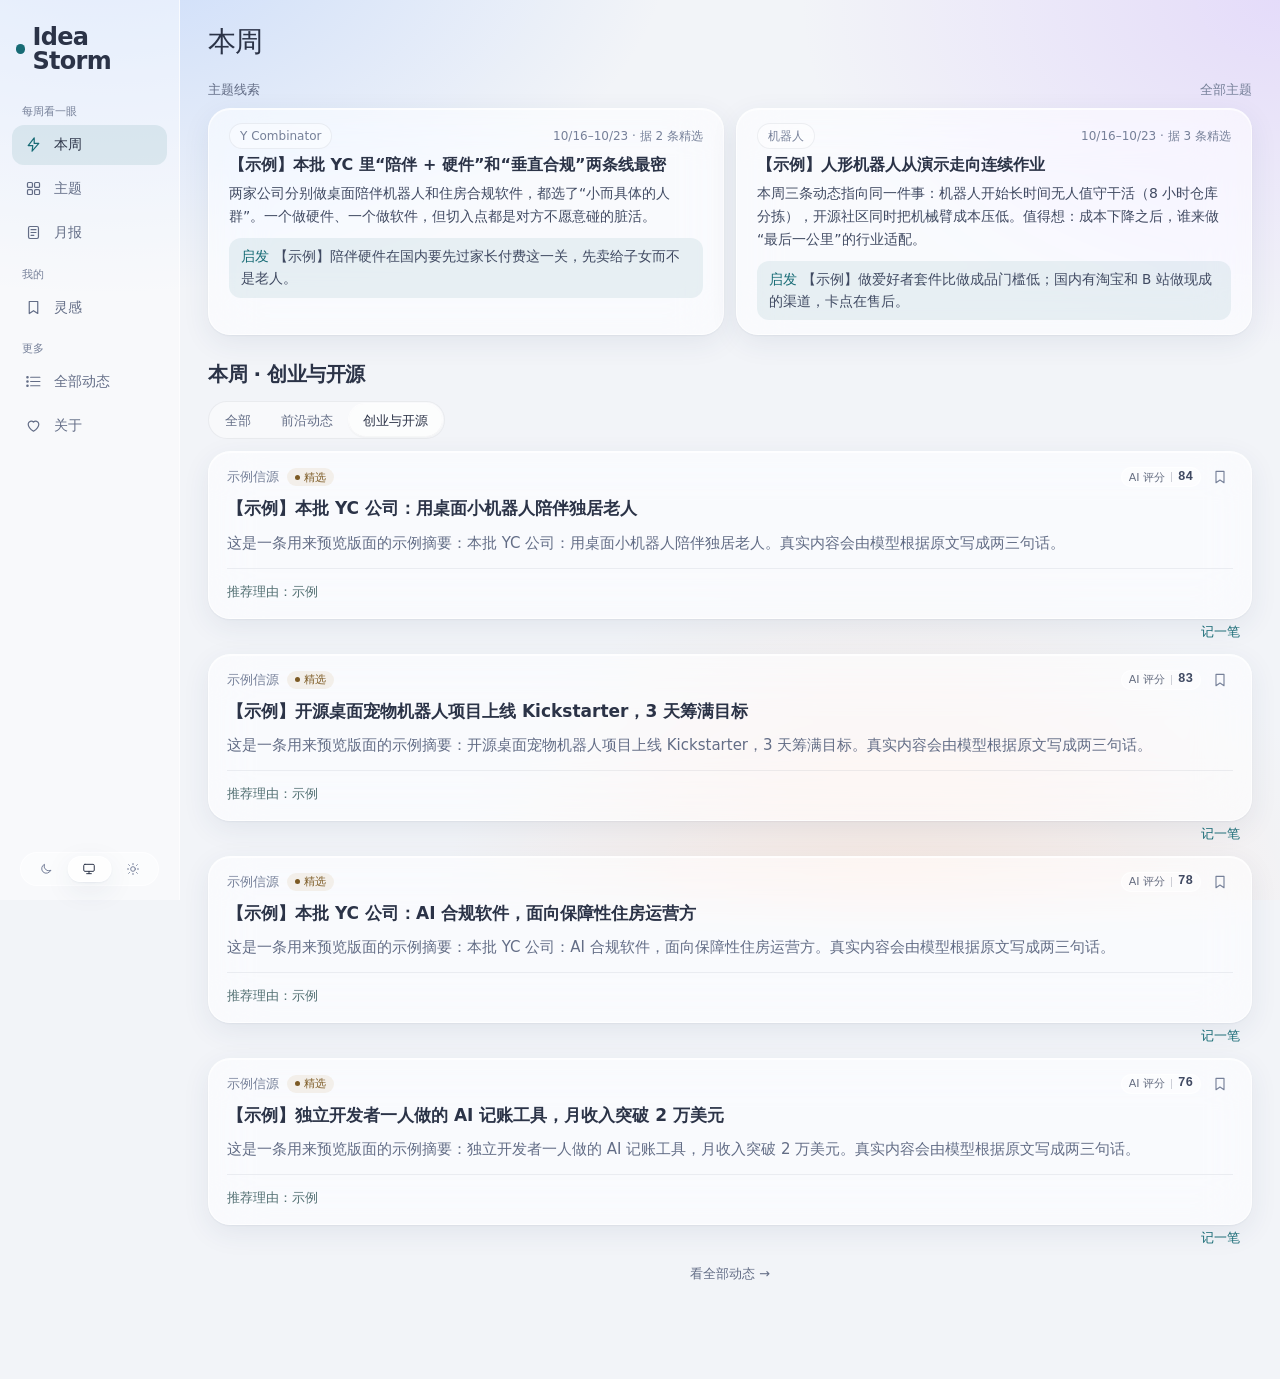
<file: preview/startup.html>
<!doctype html><html lang="zh-CN" data-theme="light"><head><meta charset="utf-8"><meta name="viewport" content="width=device-width, initial-scale=1, viewport-fit=cover"><meta name="theme-color" media="(prefers-color-scheme: light)" content="#faf9f6"><meta name="theme-color" media="(prefers-color-scheme: dark)" content="#13191c"><title>Idea Storm — 前沿动态与创业灵感 · 每日精选</title><meta name="description" content="盯住 AI、机器人和跨领域前沿的一手信源，以及 YC、开源社区里的新公司和新项目：自动筛选、按主题归拢，每天只留值得看的几条。"><link rel="canonical" href="http://127.0.0.1:3000/?lane=startup"><meta property="og:site_name" content="Idea Storm"><meta property="og:type" content="website"><meta property="og:title" content="Idea Storm — 前沿动态与创业灵感 · 每日精选"><meta property="og:description" content="盯住 AI、机器人和跨领域前沿的一手信源，以及 YC、开源社区里的新公司和新项目：自动筛选、按主题归拢，每天只留值得看的几条。"><meta property="og:url" content="http://127.0.0.1:3000/?lane=startup"><meta property="og:image" content="http://127.0.0.1:3000/og/site.png"><meta property="og:image:width" content="1200"><meta property="og:image:height" content="630"><meta property="og:locale" content="zh_CN"><meta name="twitter:card" content="summary_large_image"><meta name="twitter:title" content="Idea Storm — 前沿动态与创业灵感 · 每日精选"><meta name="twitter:description" content="盯住 AI、机器人和跨领域前沿的一手信源，以及 YC、开源社区里的新公司和新项目：自动筛选、按主题归拢，每天只留值得看的几条。"><meta name="twitter:image" content="http://127.0.0.1:3000/og/site.png"><link rel="icon" href="#" sizes="any"><link rel="icon" type="image/png" href="#"><link rel="apple-touch-icon" href="#"><link rel="manifest" href="#"><link rel="alternate" type="application/rss+xml" title="Idea Storm — 精选" href="#"><style>/*! tailwindcss v4.3.3 | MIT License | https://tailwindcss.com */
@layer properties{@supports (((-webkit-hyphens:none)) and (not (margin-trim:inline))) or ((-moz-orient:inline) and (not (color:rgb(from red r g b)))){*,:before,:after,::backdrop{--tw-translate-x:0;--tw-translate-y:0;--tw-translate-z:0;--tw-scale-x:1;--tw-scale-y:1;--tw-scale-z:1;--tw-rotate-x:initial;--tw-rotate-y:initial;--tw-rotate-z:initial;--tw-skew-x:initial;--tw-skew-y:initial;--tw-pan-x:initial;--tw-pan-y:initial;--tw-pinch-zoom:initial;--tw-space-y-reverse:0;--tw-divide-y-reverse:0;--tw-border-style:solid;--tw-leading:initial;--tw-font-weight:initial;--tw-tracking:initial;--tw-ordinal:initial;--tw-slashed-zero:initial;--tw-numeric-figure:initial;--tw-numeric-spacing:initial;--tw-numeric-fraction:initial;--tw-shadow:0 0 #0000;--tw-shadow-color:initial;--tw-shadow-alpha:100%;--tw-inset-shadow:0 0 #0000;--tw-inset-shadow-color:initial;--tw-inset-shadow-alpha:100%;--tw-ring-color:initial;--tw-ring-shadow:0 0 #0000;--tw-inset-ring-color:initial;--tw-inset-ring-shadow:0 0 #0000;--tw-ring-inset:initial;--tw-ring-offset-width:0px;--tw-ring-offset-color:#fff;--tw-ring-offset-shadow:0 0 #0000;--tw-outline-style:solid;--tw-blur:initial;--tw-brightness:initial;--tw-contrast:initial;--tw-grayscale:initial;--tw-hue-rotate:initial;--tw-invert:initial;--tw-opacity:initial;--tw-saturate:initial;--tw-sepia:initial;--tw-drop-shadow:initial;--tw-drop-shadow-color:initial;--tw-drop-shadow-alpha:100%;--tw-drop-shadow-size:initial;--tw-backdrop-blur:initial;--tw-backdrop-brightness:initial;--tw-backdrop-contrast:initial;--tw-backdrop-grayscale:initial;--tw-backdrop-hue-rotate:initial;--tw-backdrop-invert:initial;--tw-backdrop-opacity:initial;--tw-backdrop-saturate:initial;--tw-backdrop-sepia:initial;--tw-duration:initial;--tw-ease:initial;--tw-content:""}}}@layer theme{:root,:host{--font-sans:-apple-system, BlinkMacSystemFont, "SF Pro Text", "SF Pro Display", system-ui, "Segoe UI", "PingFang SC", "Hiragino Sans GB", "HarmonyOS Sans SC", "Microsoft YaHei", sans-serif;--font-mono:ui-monospace, SFMono-Regular, "SF Mono", Menlo, Monaco, Consolas, "Liberation Mono", monospace;--color-black:#000;--color-white:#fff;--spacing:.25rem;--container-xs:20rem;--container-sm:24rem;--container-md:28rem;--container-lg:32rem;--container-xl:36rem;--container-2xl:42rem;--font-weight-normal:400;--font-weight-medium:500;--font-weight-semibold:550;--font-weight-bold:600;--font-weight-black:900;--tracking-tight:-.025em;--tracking-wide:.025em;--leading-tight:1.25;--leading-snug:1.375;--leading-relaxed:1.625;--ease-out:cubic-bezier(0, 0, .2, 1);--animate-spin:spin 1s linear infinite;--animate-ping:ping 1s cubic-bezier(0, 0, .2, 1) infinite;--animate-pulse:pulse 2s cubic-bezier(.4, 0, .6, 1) infinite;--blur-sm:8px;--blur-md:12px;--blur-xl:24px;--default-transition-duration:.15s;--default-transition-timing-function:cubic-bezier(.4, 0, .2, 1);--default-font-family:var(--font-sans);--default-mono-font-family:var(--font-mono);--color-bg:var(--bg);--color-bg-sunk:var(--bg-sunk);--color-bg-muted:var(--bg-muted);--color-surface:var(--surface);--color-surface-2:var(--surface-2);--color-raised:var(--raised);--color-sidebar:var(--sidebar);--color-daybar:var(--daybar);--color-ink:var(--ink);--color-ink-2:var(--ink-2);--color-ink-3:var(--ink-3);--color-ink-4:var(--ink-4);--color-line:var(--line);--color-line-strong:var(--line-strong);--color-line-soft:var(--line-soft);--color-accent:var(--accent);--color-accent-ink:var(--accent-ink);--color-accent-soft:var(--accent-soft);--color-accent-softer:var(--accent-softer);--color-accent-contrast:var(--accent-contrast);--color-note:var(--note);--color-hot:var(--hot);--color-hot-soft:var(--hot-soft);--color-amber:var(--amber);--color-amber-ink:var(--amber-ink);--color-amber-soft:var(--amber-soft);--color-ok:var(--ok);--color-ok-soft:var(--ok-soft);--color-ok-ink:var(--ok-ink);--color-cal-plain:var(--cal-plain);--color-cal-confirmed:var(--cal-confirmed);--color-cal-announced:var(--cal-announced);--color-cal-key-confirmed:var(--cal-key-confirmed);--color-cal-key-announced:var(--cal-key-announced);--color-panel-quiet:var(--panel-quiet);--color-rank-1:var(--rank-1);--color-rank-2:var(--rank-2);--color-rank-3:var(--rank-3);--color-rank-rest:var(--rank-rest);--radius-mark:5px;--radius-control:12px;--radius-tile:16px;--radius-card:22px;--radius-panel:22px;--radius-sheet:28px;--ease-out-quart:cubic-bezier(.25, 1, .5, 1)}}@layer base{*,:after,:before,::backdrop{box-sizing:border-box;border:0 solid;margin:0;padding:0}::file-selector-button{box-sizing:border-box;border:0 solid;margin:0;padding:0}html,:host{-webkit-text-size-adjust:100%;tab-size:4;line-height:1.5;font-family:var(--default-font-family,-apple-system, BlinkMacSystemFont, "Segoe UI", Roboto, "Helvetica Neue", "Noto Sans", Arial, sans-serif, "Apple Color Emoji", "Segoe UI Emoji", "Segoe UI Symbol", "Noto Color Emoji");font-feature-settings:var(--default-font-feature-settings,normal);font-variation-settings:var(--default-font-variation-settings,normal);-webkit-tap-highlight-color:transparent}hr{height:0;color:inherit;border-top-width:1px}abbr:where([title]){-webkit-text-decoration:underline dotted;text-decoration:underline dotted}h1,h2,h3,h4,h5,h6{font-size:inherit;font-weight:inherit}a{color:inherit;-webkit-text-decoration:inherit;-webkit-text-decoration:inherit;-webkit-text-decoration:inherit;-webkit-text-decoration:inherit;text-decoration:inherit}b,strong{font-weight:bolder}code,kbd,samp,pre{font-family:var(--default-mono-font-family,ui-monospace, SFMono-Regular, Menlo, Monaco, Consolas, "Liberation Mono", "Courier New", monospace);font-feature-settings:var(--default-mono-font-feature-settings,normal);font-variation-settings:var(--default-mono-font-variation-settings,normal);font-size:1em}small{font-size:80%}sub,sup{vertical-align:baseline;font-size:75%;line-height:0;position:relative}sub{bottom:-.25em}sup{top:-.5em}table{text-indent:0;border-color:inherit;border-collapse:collapse}:-moz-focusring:where(:not(iframe)){outline:auto}progress{vertical-align:baseline}summary{display:list-item}ol,ul,menu{list-style:none}img,svg,video,canvas,audio,iframe,embed,object{vertical-align:middle;display:block}img,video{max-width:100%;height:auto}button,input,select,optgroup,textarea{font:inherit;font-feature-settings:inherit;font-variation-settings:inherit;letter-spacing:inherit;color:inherit;opacity:1;background-color:#0000;border-radius:0}::file-selector-button{font:inherit;font-feature-settings:inherit;font-variation-settings:inherit;letter-spacing:inherit;color:inherit;opacity:1;background-color:#0000;border-radius:0}:where(select:is([multiple],[size])) optgroup{font-weight:bolder}:where(select:is([multiple],[size])) optgroup option{padding-inline-start:20px}::file-selector-button{margin-inline-end:4px}::placeholder{opacity:1}@supports (not ((-webkit-appearance:-apple-pay-button))) or (contain-intrinsic-size:1px){::placeholder{color:currentColor}@supports (color:color-mix(in lab, red, red)){::placeholder{color:color-mix(in oklab, currentcolor 50%, transparent)}}}textarea{resize:vertical}::-webkit-search-decoration{-webkit-appearance:none}::-webkit-date-and-time-value{min-height:1lh;text-align:inherit}::-webkit-datetime-edit{display:inline-flex}::-webkit-datetime-edit-fields-wrapper{padding:0}::-webkit-datetime-edit{padding-block:0}::-webkit-datetime-edit-year-field{padding-block:0}::-webkit-datetime-edit-month-field{padding-block:0}::-webkit-datetime-edit-day-field{padding-block:0}::-webkit-datetime-edit-hour-field{padding-block:0}::-webkit-datetime-edit-minute-field{padding-block:0}::-webkit-datetime-edit-second-field{padding-block:0}::-webkit-datetime-edit-millisecond-field{padding-block:0}::-webkit-datetime-edit-meridiem-field{padding-block:0}::-webkit-calendar-picker-indicator{line-height:1}:-moz-ui-invalid{box-shadow:none}button,input:where([type=button],[type=reset],[type=submit]){appearance:button}::file-selector-button{appearance:button}::-webkit-inner-spin-button{height:auto}::-webkit-outer-spin-button{height:auto}[hidden]:where(:not([hidden=until-found])){display:none!important}html{-webkit-text-size-adjust:100%;text-rendering:optimizelegibility;-webkit-font-smoothing:antialiased;-moz-osx-font-smoothing:grayscale;-webkit-tap-highlight-color:transparent}body{background:var(--bg-image), var(--bg);color:var(--ink);font-family:var(--font-sans);background-attachment:fixed;font-size:14px;line-height:1.5}::selection{background:var(--selection)}:focus-visible{outline:2px solid var(--accent);outline-offset:2px;border-radius:6px}a{color:inherit;text-decoration:none}button{cursor:pointer}button:disabled{cursor:default}img{max-width:100%}}@layer components{.num{font-variant-numeric:tabular-nums}.mono{font-family:var(--font-mono);font-variant-numeric:tabular-nums}.chip{height:1.625rem;color:var(--ink-4);background:var(--bg-sunk);border:1px solid var(--line-soft);border-radius:9999px;align-items:center;gap:.25rem;padding:0 .625rem;font-size:12px;transition:color .12s,background-color .12s,border-color .12s;display:inline-flex}a.chip:hover{color:var(--accent);border-color:var(--line-strong)}.skeleton{background:var(--bg-muted);border-radius:var(--radius-control);animation:1.6s ease-in-out infinite skeleton-pulse}.scrollbar-none{scrollbar-width:none}.scrollbar-none::-webkit-scrollbar{display:none}.scrollbar-thin{scrollbar-width:thin;scrollbar-color:var(--line-strong) transparent}.disclosure>summary{cursor:pointer;list-style:none}.disclosure>summary::-webkit-details-marker{display:none}}@layer utilities{.\@container{container-type:inline-size}.pointer-events-auto{pointer-events:auto}.pointer-events-none{pointer-events:none}.visible{visibility:visible}.sr-only{clip-path:inset(50%);white-space:nowrap;border-width:0;width:1px;height:1px;margin:-1px;padding:0;position:absolute;overflow:hidden}.absolute{position:absolute}.fixed{position:fixed}.relative{position:relative}.static{position:static}.sticky{position:sticky}.inset-0{inset:0}.inset-x-0{inset-inline:0}.inset-y-\[3px\]{inset-block:3px}.top-0{top:0}.top-0\.5{top:calc(var(--spacing) * .5)}.top-1{top:var(--spacing)}.top-1\/2{top:50%}.top-4{top:calc(var(--spacing) * 4)}.top-6{top:calc(var(--spacing) * 6)}.top-10{top:calc(var(--spacing) * 10)}.top-\[7px\]{top:7px}.top-\[25\.5px\]{top:25.5px}.top-\[29px\]{top:29px}.top-\[calc\(42\%\+42px\)\]{top:calc(42% + 42px)}.-right-2{right:calc(var(--spacing) * -2)}.right-0{right:0}.right-2\.5{right:calc(var(--spacing) * 2.5)}.right-3{right:calc(var(--spacing) * 3)}.right-4{right:calc(var(--spacing) * 4)}.-bottom-\[41px\]{bottom:-41px}.bottom-0{bottom:0}.bottom-3{bottom:calc(var(--spacing) * 3)}.bottom-4{bottom:calc(var(--spacing) * 4)}.bottom-\[calc\(80px\+env\(safe-area-inset-bottom\)\)\]{bottom:calc(80px + env(safe-area-inset-bottom))}.bottom-\[calc\(86px\+env\(safe-area-inset-bottom\)\)\]{bottom:calc(86px + env(safe-area-inset-bottom))}.bottom-full{bottom:100%}.-left-5{left:calc(var(--spacing) * -5)}.-left-\[13\.5px\]{left:-13.5px}.left-0{left:0}.left-1\/2{left:50%}.left-3\.5{left:calc(var(--spacing) * 3.5)}.left-4{left:calc(var(--spacing) * 4)}.left-\[3px\]{left:3px}.left-\[7\.5px\]{left:7.5px}.left-\[7px\]{left:7px}.left-\[10\.5px\]{left:10.5px}.left-\[75\%\]{left:75%}.z-10{z-index:10}.z-20{z-index:20}.z-30{z-index:30}.z-40{z-index:40}.z-50{z-index:50}.z-\[60\]{z-index:60}.z-\[75\]{z-index:75}.z-\[80\]{z-index:80}.order-1{order:1}.order-2{order:2}.order-3{order:3}.order-4{order:4}.order-5{order:5}.order-6{order:6}.order-first{order:-9999}.container{width:100%}@media (width>=641px){.container{max-width:641px}}@media (width>=768px){.container{max-width:768px}}@media (width>=961px){.container{max-width:961px}}@media (width>=1280px){.container{max-width:1280px}}@media (width>=1536px){.container{max-width:1536px}}.-mx-1{margin-inline:calc(var(--spacing) * -1)}.-mx-2{margin-inline:calc(var(--spacing) * -2)}.-mx-3{margin-inline:calc(var(--spacing) * -3)}.-mx-4{margin-inline:calc(var(--spacing) * -4)}.-mx-5{margin-inline:calc(var(--spacing) * -5)}.mx-1{margin-inline:var(--spacing)}.mx-1\.5{margin-inline:calc(var(--spacing) * 1.5)}.mx-2{margin-inline:calc(var(--spacing) * 2)}.mx-auto{margin-inline:auto}.-my-1{margin-block:calc(var(--spacing) * -1)}.my-4{margin-block:calc(var(--spacing) * 4)}.mt-0\.5{margin-top:calc(var(--spacing) * .5)}.mt-1{margin-top:var(--spacing)}.mt-1\.5{margin-top:calc(var(--spacing) * 1.5)}.mt-2{margin-top:calc(var(--spacing) * 2)}.mt-2\.5{margin-top:calc(var(--spacing) * 2.5)}.mt-3{margin-top:calc(var(--spacing) * 3)}.mt-3\.5{margin-top:calc(var(--spacing) * 3.5)}.mt-4{margin-top:calc(var(--spacing) * 4)}.mt-5{margin-top:calc(var(--spacing) * 5)}.mt-6{margin-top:calc(var(--spacing) * 6)}.mt-7{margin-top:calc(var(--spacing) * 7)}.mt-8{margin-top:calc(var(--spacing) * 8)}.mt-9{margin-top:calc(var(--spacing) * 9)}.mt-10{margin-top:calc(var(--spacing) * 10)}.mt-12{margin-top:calc(var(--spacing) * 12)}.mt-16{margin-top:calc(var(--spacing) * 16)}.mt-20{margin-top:calc(var(--spacing) * 20)}.mt-\[3px\]{margin-top:3px}.mt-\[9px\]{margin-top:9px}.mt-\[11px\]{margin-top:11px}.mt-auto{margin-top:auto}.mt-px{margin-top:1px}.-mr-3{margin-right:calc(var(--spacing) * -3)}.mr-1{margin-right:var(--spacing)}.mr-2{margin-right:calc(var(--spacing) * 2)}.mr-3{margin-right:calc(var(--spacing) * 3)}.mr-\[0\.3em\]{margin-right:.3em}.-mb-1{margin-bottom:calc(var(--spacing) * -1)}.mb-1{margin-bottom:var(--spacing)}.mb-2{margin-bottom:calc(var(--spacing) * 2)}.mb-2\.5{margin-bottom:calc(var(--spacing) * 2.5)}.mb-3{margin-bottom:calc(var(--spacing) * 3)}.mb-4{margin-bottom:calc(var(--spacing) * 4)}.mb-5{margin-bottom:calc(var(--spacing) * 5)}.mb-6{margin-bottom:calc(var(--spacing) * 6)}.-ml-1\.5{margin-left:calc(var(--spacing) * -1.5)}.-ml-px{margin-left:-1px}.ml-0\.5{margin-left:calc(var(--spacing) * .5)}.ml-1{margin-left:var(--spacing)}.ml-1\.5{margin-left:calc(var(--spacing) * 1.5)}.ml-2{margin-left:calc(var(--spacing) * 2)}.ml-auto{margin-left:auto}.ml-px{margin-left:1px}.line-clamp-1{-webkit-line-clamp:1;-webkit-box-orient:vertical;display:-webkit-box;overflow:hidden}.line-clamp-2{-webkit-line-clamp:2;-webkit-box-orient:vertical;display:-webkit-box;overflow:hidden}.line-clamp-3{-webkit-line-clamp:3;-webkit-box-orient:vertical;display:-webkit-box;overflow:hidden}.line-clamp-4{-webkit-line-clamp:4;-webkit-box-orient:vertical;display:-webkit-box;overflow:hidden}.line-clamp-5{-webkit-line-clamp:5;-webkit-box-orient:vertical;display:-webkit-box;overflow:hidden}.block{display:block}.contents{display:contents}.flex{display:flex}.grid{display:grid}.hidden{display:none}.inline{display:inline}.inline-block{display:inline-block}.inline-flex{display:inline-flex}.table{display:table}.aspect-\[2\/1\]{aspect-ratio:2}.aspect-\[3\/4\]{aspect-ratio:3/4}.aspect-\[16\/9\]{aspect-ratio:16/9}.aspect-\[16\/10\]{aspect-ratio:16/10}.\!size-1\.5{width:calc(var(--spacing) * 1.5)!important;height:calc(var(--spacing) * 1.5)!important}.size-0{width:0;height:0}.size-1{width:var(--spacing);height:var(--spacing)}.size-1\.5{width:calc(var(--spacing) * 1.5);height:calc(var(--spacing) * 1.5)}.size-2{width:calc(var(--spacing) * 2);height:calc(var(--spacing) * 2)}.size-3{width:calc(var(--spacing) * 3);height:calc(var(--spacing) * 3)}.size-3\.5{width:calc(var(--spacing) * 3.5);height:calc(var(--spacing) * 3.5)}.size-4{width:calc(var(--spacing) * 4);height:calc(var(--spacing) * 4)}.size-5{width:calc(var(--spacing) * 5);height:calc(var(--spacing) * 5)}.size-6{width:calc(var(--spacing) * 6);height:calc(var(--spacing) * 6)}.size-7{width:calc(var(--spacing) * 7);height:calc(var(--spacing) * 7)}.size-8{width:calc(var(--spacing) * 8);height:calc(var(--spacing) * 8)}.size-9{width:calc(var(--spacing) * 9);height:calc(var(--spacing) * 9)}.size-10{width:calc(var(--spacing) * 10);height:calc(var(--spacing) * 10)}.size-11{width:calc(var(--spacing) * 11);height:calc(var(--spacing) * 11)}.size-14{width:calc(var(--spacing) * 14);height:calc(var(--spacing) * 14)}.size-28{width:calc(var(--spacing) * 28);height:calc(var(--spacing) * 28)}.size-\[0\.42em\]{width:.42em;height:.42em}.size-\[5px\]{width:5px;height:5px}.size-\[7px\]{width:7px;height:7px}.size-\[9px\]{width:9px;height:9px}.size-\[104px\]{width:104px;height:104px}.size-full{width:100%;height:100%}.h-1{height:var(--spacing)}.h-1\.5{height:calc(var(--spacing) * 1.5)}.h-2\.5{height:calc(var(--spacing) * 2.5)}.h-3{height:calc(var(--spacing) * 3)}.h-4{height:calc(var(--spacing) * 4)}.h-6{height:calc(var(--spacing) * 6)}.h-7{height:calc(var(--spacing) * 7)}.h-8{height:calc(var(--spacing) * 8)}.h-9{height:calc(var(--spacing) * 9)}.h-10{height:calc(var(--spacing) * 10)}.h-11{height:calc(var(--spacing) * 11)}.h-12{height:calc(var(--spacing) * 12)}.h-14{height:calc(var(--spacing) * 14)}.h-16{height:calc(var(--spacing) * 16)}.h-\[2px\]{height:2px}.h-\[3px\]{height:3px}.h-\[18px\]{height:18px}.h-\[20px\]{height:20px}.h-\[22px\]{height:22px}.h-\[26px\]{height:26px}.h-\[34px\]{height:34px}.h-\[42px\]{height:42px}.h-\[50px\]{height:50px}.h-\[54px\]{height:54px}.h-\[58px\]{height:58px}.h-\[64\%\]{height:64%}.h-\[66\%\]{height:66%}.h-\[112px\]{height:112px}.h-\[230px\]{height:230px}.h-auto{height:auto}.h-dvh{height:100dvh}.h-full{height:100%}.max-h-48{max-height:calc(var(--spacing) * 48)}.max-h-\[92dvh\]{max-height:92dvh}.max-h-\[360px\]{max-height:360px}.max-h-\[420px\]{max-height:420px}.max-h-full{max-height:100%}.\!min-h-\[38px\]{min-height:38px!important}.\!min-h-\[60px\]{min-height:60px!important}.min-h-0{min-height:0}.min-h-7{min-height:calc(var(--spacing) * 7)}.min-h-\[18px\]{min-height:18px}.min-h-\[62px\]{min-height:62px}.min-h-\[70vh\]{min-height:70vh}.min-h-\[84px\]{min-height:84px}.min-h-\[300px\]{min-height:300px}.min-h-dvh{min-height:100dvh}.\!w-24{width:calc(var(--spacing) * 24)!important}.\!w-auto{width:auto!important}.w-3\.5{width:calc(var(--spacing) * 3.5)}.w-5{width:calc(var(--spacing) * 5)}.w-6{width:calc(var(--spacing) * 6)}.w-7{width:calc(var(--spacing) * 7)}.w-8{width:calc(var(--spacing) * 8)}.w-9{width:calc(var(--spacing) * 9)}.w-10{width:calc(var(--spacing) * 10)}.w-14{width:calc(var(--spacing) * 14)}.w-16{width:calc(var(--spacing) * 16)}.w-24{width:calc(var(--spacing) * 24)}.w-56{width:calc(var(--spacing) * 56)}.w-\[22px\]{width:22px}.w-\[25\%\]{width:25%}.w-\[26px\]{width:26px}.w-\[44px\]{width:44px}.w-\[64\%\]{width:64%}.w-\[66\%\]{width:66%}.w-\[76px\]{width:76px}.w-\[88px\]{width:88px}.w-\[92px\]{width:92px}.w-\[104px\]{width:104px}.w-\[108px\]{width:108px}.w-\[112px\]{width:112px}.w-\[124px\]{width:124px}.w-\[140px\]{width:140px}.w-\[176px\]{width:176px}.w-\[180px\]{width:180px}.w-\[216px\]{width:216px}.w-\[280px\]{width:280px}.w-\[calc\(\(100\%-6px\)\/3\)\]{width:calc(33.3333% - 2px)}.w-\[min\(260px\,calc\(100\%-48px\)\)\]{width:min(260px,100% - 48px)}.w-auto{width:auto}.w-full{width:100%}.w-max{width:max-content}.w-px{width:1px}.max-w-2xl{max-width:var(--container-2xl)}.max-w-\[36em\]{max-width:36em}.max-w-\[52em\]{max-width:52em}.max-w-\[64em\]{max-width:64em}.max-w-\[240px\]{max-width:240px}.max-w-\[260px\]{max-width:260px}.max-w-\[280px\]{max-width:280px}.max-w-\[320px\]{max-width:320px}.max-w-\[360px\]{max-width:360px}.max-w-\[420px\]{max-width:420px}.max-w-\[640px\]{max-width:640px}.max-w-\[760px\]{max-width:760px}.max-w-\[960px\]{max-width:960px}.max-w-\[1320px\]{max-width:1320px}.max-w-\[min\(360px\,calc\(\(92dvh-190px\)\*0\.75\)\)\]{max-width:min(360px,69dvh - 142.5px)}.max-w-\[var\(--page-max-reading\)\]{max-width:var(--page-max-reading)}.max-w-full{max-width:100%}.max-w-lg{max-width:var(--container-lg)}.max-w-md{max-width:var(--container-md)}.max-w-sm{max-width:var(--container-sm)}.max-w-xl{max-width:var(--container-xl)}.max-w-xs{max-width:var(--container-xs)}.min-w-0{min-width:0}.min-w-5{min-width:calc(var(--spacing) * 5)}.min-w-9{min-width:calc(var(--spacing) * 9)}.min-w-\[120px\]{min-width:120px}.min-w-\[130px\]{min-width:130px}.min-w-\[168px\]{min-width:168px}.min-w-\[220px\]{min-width:220px}.min-w-\[260px\]{min-width:260px}.min-w-\[320px\]{min-width:320px}.min-w-\[420px\]{min-width:420px}.min-w-\[560px\]{min-width:560px}.min-w-\[640px\]{min-width:640px}.min-w-\[720px\]{min-width:720px}.min-w-\[760px\]{min-width:760px}.flex-1{flex:1}.flex-\[1_1_18rem\]{flex:18rem}.shrink-0{flex-shrink:0}.grow{flex-grow:1}.border-collapse{border-collapse:collapse}.origin-left{transform-origin:0}.origin-top-left{transform-origin:0 0}.origin-top-right{transform-origin:100% 0}.-translate-x-1\/2{--tw-translate-x:calc(calc(1 / 2 * 100%) * -1);translate:var(--tw-translate-x) var(--tw-translate-y)}.-translate-y-1\/2{--tw-translate-y:calc(calc(1 / 2 * 100%) * -1);translate:var(--tw-translate-x) var(--tw-translate-y)}.-translate-y-px{--tw-translate-y:-1px;translate:var(--tw-translate-x) var(--tw-translate-y)}.translate-y-0{--tw-translate-y:0px;translate:var(--tw-translate-x) var(--tw-translate-y)}.translate-y-2{--tw-translate-y:calc(var(--spacing) * 2);translate:var(--tw-translate-x) var(--tw-translate-y)}.translate-y-\[-2px\]{--tw-translate-y:-2px;translate:var(--tw-translate-x) var(--tw-translate-y)}.scale-100{--tw-scale-x:100%;--tw-scale-y:100%;--tw-scale-z:100%;scale:var(--tw-scale-x) var(--tw-scale-y)}.scale-x-0{--tw-scale-x:0%;scale:var(--tw-scale-x) var(--tw-scale-y)}.scale-\[0\.985\]{scale:.985}.-rotate-90{rotate:-90deg}.rotate-45{rotate:45deg}.rotate-90{rotate:90deg}.rotate-180{rotate:180deg}.card-hover{transition:box-shadow .2s var(--ease-out-quart), border-color .2s, transform .2s var(--ease-out-quart)}.card-hover:hover{box-shadow:var(--shadow-card-hover);border-color:var(--line-strong);transform:translateY(-1px)}.transform{transform:var(--tw-rotate-x,) var(--tw-rotate-y,) var(--tw-rotate-z,) var(--tw-skew-x,) var(--tw-skew-y,)}.animate-ping{animation:var(--animate-ping)}.animate-pulse{animation:var(--animate-pulse)}.animate-spin{animation:var(--animate-spin)}.cursor-pointer{cursor:pointer}.cursor-zoom-in{cursor:zoom-in}.cursor-zoom-out{cursor:zoom-out}.touch-pan-y{--tw-pan-y:pan-y;touch-action:var(--tw-pan-x,) var(--tw-pan-y,) var(--tw-pinch-zoom,)}.resize{resize:both}.resize-y{resize:vertical}.scroll-mt-6{scroll-margin-top:calc(var(--spacing) * 6)}.scroll-mt-24{scroll-margin-top:calc(var(--spacing) * 24)}.scroll-mt-28{scroll-margin-top:calc(var(--spacing) * 28)}.scroll-mt-\[64px\]{scroll-margin-top:64px}.scrollbar-none{scrollbar-width:none}.scrollbar-thin{scrollbar-width:thin}.list-none{list-style-type:none}.appearance-none{appearance:none}.break-inside-avoid{break-inside:avoid}.grid-cols-1{grid-template-columns:repeat(1,minmax(0,1fr))}.grid-cols-2{grid-template-columns:repeat(2,minmax(0,1fr))}.grid-cols-3{grid-template-columns:repeat(3,minmax(0,1fr))}.grid-cols-7{grid-template-columns:repeat(7,minmax(0,1fr))}.grid-cols-\[20px_minmax\(0\,1fr\)_auto\]{grid-template-columns:20px minmax(0,1fr) auto}.grid-cols-\[30px_minmax\(0\,1fr\)\]{grid-template-columns:30px minmax(0,1fr)}.grid-cols-\[48px_minmax\(0\,1fr\)\]{grid-template-columns:48px minmax(0,1fr)}.grid-cols-\[64px_22px_minmax\(0\,1fr\)\]{grid-template-columns:64px 22px minmax(0,1fr)}.grid-cols-\[auto_auto\]{grid-template-columns:auto auto}.grid-cols-\[max-content_1fr\]{grid-template-columns:max-content 1fr}.grid-cols-\[minmax\(0\,1fr\)\]{grid-template-columns:minmax(0,1fr)}.flex-col{flex-direction:column}.flex-col-reverse{flex-direction:column-reverse}.flex-wrap{flex-wrap:wrap}.place-items-center{place-items:center}.content-start{align-content:flex-start}.items-baseline{align-items:baseline}.items-center{align-items:center}.items-end{align-items:flex-end}.items-start{align-items:flex-start}.items-stretch{align-items:stretch}.justify-between{justify-content:space-between}.justify-center{justify-content:center}.justify-end{justify-content:flex-end}.justify-start{justify-content:flex-start}.gap-0\.5{gap:calc(var(--spacing) * .5)}.gap-1{gap:var(--spacing)}.gap-1\.5{gap:calc(var(--spacing) * 1.5)}.gap-2{gap:calc(var(--spacing) * 2)}.gap-2\.5{gap:calc(var(--spacing) * 2.5)}.gap-3{gap:calc(var(--spacing) * 3)}.gap-3\.5{gap:calc(var(--spacing) * 3.5)}.gap-4{gap:calc(var(--spacing) * 4)}.gap-5{gap:calc(var(--spacing) * 5)}.gap-6{gap:calc(var(--spacing) * 6)}.gap-8{gap:calc(var(--spacing) * 8)}.gap-10{gap:calc(var(--spacing) * 10)}.gap-\[3px\]{gap:3px}:where(.space-y-0\.5>:not(:last-child)){--tw-space-y-reverse:0;margin-block-start:calc(calc(var(--spacing) * .5) * var(--tw-space-y-reverse));margin-block-end:calc(calc(var(--spacing) * .5) * calc(1 - var(--tw-space-y-reverse)))}:where(.space-y-1>:not(:last-child)){--tw-space-y-reverse:0;margin-block-start:calc(var(--spacing) * var(--tw-space-y-reverse));margin-block-end:calc(var(--spacing) * calc(1 - var(--tw-space-y-reverse)))}:where(.space-y-1\.5>:not(:last-child)){--tw-space-y-reverse:0;margin-block-start:calc(calc(var(--spacing) * 1.5) * var(--tw-space-y-reverse));margin-block-end:calc(calc(var(--spacing) * 1.5) * calc(1 - var(--tw-space-y-reverse)))}:where(.space-y-2>:not(:last-child)){--tw-space-y-reverse:0;margin-block-start:calc(calc(var(--spacing) * 2) * var(--tw-space-y-reverse));margin-block-end:calc(calc(var(--spacing) * 2) * calc(1 - var(--tw-space-y-reverse)))}:where(.space-y-2\.5>:not(:last-child)){--tw-space-y-reverse:0;margin-block-start:calc(calc(var(--spacing) * 2.5) * var(--tw-space-y-reverse));margin-block-end:calc(calc(var(--spacing) * 2.5) * calc(1 - var(--tw-space-y-reverse)))}:where(.space-y-3>:not(:last-child)){--tw-space-y-reverse:0;margin-block-start:calc(calc(var(--spacing) * 3) * var(--tw-space-y-reverse));margin-block-end:calc(calc(var(--spacing) * 3) * calc(1 - var(--tw-space-y-reverse)))}:where(.space-y-4>:not(:last-child)){--tw-space-y-reverse:0;margin-block-start:calc(calc(var(--spacing) * 4) * var(--tw-space-y-reverse));margin-block-end:calc(calc(var(--spacing) * 4) * calc(1 - var(--tw-space-y-reverse)))}:where(.space-y-5>:not(:last-child)){--tw-space-y-reverse:0;margin-block-start:calc(calc(var(--spacing) * 5) * var(--tw-space-y-reverse));margin-block-end:calc(calc(var(--spacing) * 5) * calc(1 - var(--tw-space-y-reverse)))}:where(.space-y-8>:not(:last-child)){--tw-space-y-reverse:0;margin-block-start:calc(calc(var(--spacing) * 8) * var(--tw-space-y-reverse));margin-block-end:calc(calc(var(--spacing) * 8) * calc(1 - var(--tw-space-y-reverse)))}.gap-x-1\.5{column-gap:calc(var(--spacing) * 1.5)}.gap-x-2{column-gap:calc(var(--spacing) * 2)}.gap-x-2\.5{column-gap:calc(var(--spacing) * 2.5)}.gap-x-3{column-gap:calc(var(--spacing) * 3)}.gap-x-4{column-gap:calc(var(--spacing) * 4)}.gap-x-5{column-gap:calc(var(--spacing) * 5)}.gap-x-6{column-gap:calc(var(--spacing) * 6)}.gap-x-8{column-gap:calc(var(--spacing) * 8)}.gap-x-10{column-gap:calc(var(--spacing) * 10)}.gap-y-0\.5{row-gap:calc(var(--spacing) * .5)}.gap-y-1{row-gap:var(--spacing)}.gap-y-1\.5{row-gap:calc(var(--spacing) * 1.5)}.gap-y-2{row-gap:calc(var(--spacing) * 2)}.gap-y-4{row-gap:calc(var(--spacing) * 4)}.gap-y-5{row-gap:calc(var(--spacing) * 5)}.gap-y-6{row-gap:calc(var(--spacing) * 6)}.gap-y-\[18px\]{row-gap:18px}:where(.divide-y>:not(:last-child)){--tw-divide-y-reverse:0;border-bottom-style:var(--tw-border-style);border-top-style:var(--tw-border-style);border-top-width:calc(1px * var(--tw-divide-y-reverse));border-bottom-width:calc(1px * calc(1 - var(--tw-divide-y-reverse)))}:where(.divide-line>:not(:last-child)){border-color:var(--color-line)}:where(.divide-line-soft>:not(:last-child)){border-color:var(--color-line-soft)}.self-center{align-self:center}.self-start{align-self:flex-start}.justify-self-center{justify-self:center}.justify-self-end{justify-self:flex-end}.truncate{text-overflow:ellipsis;white-space:nowrap;overflow:hidden}.overflow-auto{overflow:auto}.overflow-hidden{overflow:hidden}.overflow-visible{overflow:visible}.overflow-x-auto{overflow-x:auto}.overflow-y-auto{overflow-y:auto}.card{background:var(--surface);border:1px solid var(--line);border-radius:var(--radius-card);box-shadow:var(--glass-edge), var(--shadow-card);-webkit-backdrop-filter:var(--glass-blur);backdrop-filter:var(--glass-blur)}.rounded{border-radius:.25rem}.rounded-card{border-radius:var(--radius-card)}.rounded-control{border-radius:var(--radius-control)}.rounded-full{border-radius:2147483647px}.rounded-mark{border-radius:var(--radius-mark)}.rounded-none{border-radius:0}.rounded-panel{border-radius:var(--radius-panel)}.rounded-sheet{border-radius:var(--radius-sheet)}.rounded-tile{border-radius:var(--radius-tile)}.rounded-t-sheet{border-top-left-radius:var(--radius-sheet);border-top-right-radius:var(--radius-sheet)}.\!border-\[1\.5px\]{border-style:var(--tw-border-style)!important;border-width:1.5px!important}.border{border-style:var(--tw-border-style);border-width:1px}.border-\[1\.5px\]{border-style:var(--tw-border-style);border-width:1.5px}.border-x-0{border-inline-style:var(--tw-border-style);border-inline-width:0}.border-y{border-block-style:var(--tw-border-style);border-block-width:1px}.border-t{border-top-style:var(--tw-border-style);border-top-width:1px}.border-t-0{border-top-style:var(--tw-border-style);border-top-width:0}.border-r{border-right-style:var(--tw-border-style);border-right-width:1px}.border-b{border-bottom-style:var(--tw-border-style);border-bottom-width:1px}.border-l{border-left-style:var(--tw-border-style);border-left-width:1px}.border-l-2{border-left-style:var(--tw-border-style);border-left-width:2px}.\!border-solid{--tw-border-style:solid!important;border-style:solid!important}.border-dashed{--tw-border-style:dashed;border-style:dashed}.\!border-accent{border-color:var(--color-accent)!important}.border-accent,.border-accent\/30{border-color:var(--color-accent)}@supports (color:color-mix(in lab, red, red)){.border-accent\/30{border-color:color-mix(in oklab, var(--color-accent) 30%, transparent)}}.border-accent\/45{border-color:var(--color-accent)}@supports (color:color-mix(in lab, red, red)){.border-accent\/45{border-color:color-mix(in oklab, var(--color-accent) 45%, transparent)}}.border-amber\/35{border-color:var(--color-amber)}@supports (color:color-mix(in lab, red, red)){.border-amber\/35{border-color:color-mix(in oklab, var(--color-amber) 35%, transparent)}}.border-current{border-color:currentColor}.border-hot\/30{border-color:var(--color-hot)}@supports (color:color-mix(in lab, red, red)){.border-hot\/30{border-color:color-mix(in oklab, var(--color-hot) 30%, transparent)}}.border-ink{border-color:var(--color-ink)}.border-line{border-color:var(--color-line)}.border-line-soft{border-color:var(--color-line-soft)}.border-line-strong{border-color:var(--color-line-strong)}.border-line\/70{border-color:var(--color-line)}@supports (color:color-mix(in lab, red, red)){.border-line\/70{border-color:color-mix(in oklab, var(--color-line) 70%, transparent)}}.border-ok-ink,.border-ok-ink\/55{border-color:var(--color-ok-ink)}@supports (color:color-mix(in lab, red, red)){.border-ok-ink\/55{border-color:color-mix(in oklab, var(--color-ok-ink) 55%, transparent)}}.border-ok\/30{border-color:var(--color-ok)}@supports (color:color-mix(in lab, red, red)){.border-ok\/30{border-color:color-mix(in oklab, var(--color-ok) 30%, transparent)}}.border-transparent{border-color:#0000}.border-r-transparent{border-right-color:#0000}.well{background-color:var(--bg-sunk);box-shadow:inset 0 0 0 1px var(--line-soft)}[data-theme=dark] .well{background-color:var(--bg-muted)}@supports (color:color-mix(in lab, red, red)){[data-theme=dark] .well{background-color:color-mix(in srgb, var(--bg-muted) 60%, transparent)}}.bg-\[\#111\]{background-color:#111}.bg-\[color-mix\(in_srgb\,var\(--sidebar\)_50\%\,var\(--surface\)\)\]{background-color:var(--sidebar)}@supports (color:color-mix(in lab, red, red)){.bg-\[color-mix\(in_srgb\,var\(--sidebar\)_50\%\,var\(--surface\)\)\]{background-color:color-mix(in srgb,var(--sidebar) 50%,var(--surface))}}.bg-\[rgba\(8\,14\,15\,0\.55\)\]{background-color:#080e0f8c}.bg-\[rgba\(28\,39\,51\,0\.04\)\]{background-color:#1c27330a}.bg-accent{background-color:var(--color-accent)}.bg-accent-soft{background-color:var(--color-accent-soft)}.bg-accent-softer{background-color:var(--color-accent-softer)}.bg-accent\/10{background-color:var(--color-accent)}@supports (color:color-mix(in lab, red, red)){.bg-accent\/10{background-color:color-mix(in oklab, var(--color-accent) 10%, transparent)}}.bg-accent\/15{background-color:var(--color-accent)}@supports (color:color-mix(in lab, red, red)){.bg-accent\/15{background-color:color-mix(in oklab, var(--color-accent) 15%, transparent)}}.bg-accent\/\[0\.06\]{background-color:var(--color-accent)}@supports (color:color-mix(in lab, red, red)){.bg-accent\/\[0\.06\]{background-color:color-mix(in oklab, var(--color-accent) 6%, transparent)}}.bg-amber{background-color:var(--color-amber)}.bg-amber-ink,.bg-amber-ink\/\[0\.16\]{background-color:var(--color-amber-ink)}@supports (color:color-mix(in lab, red, red)){.bg-amber-ink\/\[0\.16\]{background-color:color-mix(in oklab, var(--color-amber-ink) 16%, transparent)}}.bg-amber-soft{background-color:var(--color-amber-soft)}.bg-amber\/10{background-color:var(--color-amber)}@supports (color:color-mix(in lab, red, red)){.bg-amber\/10{background-color:color-mix(in oklab, var(--color-amber) 10%, transparent)}}.bg-amber\/15{background-color:var(--color-amber)}@supports (color:color-mix(in lab, red, red)){.bg-amber\/15{background-color:color-mix(in oklab, var(--color-amber) 15%, transparent)}}.bg-bg{background-color:var(--color-bg)}.bg-bg-sunk,.bg-bg-sunk\/40{background-color:var(--color-bg-sunk)}@supports (color:color-mix(in lab, red, red)){.bg-bg-sunk\/40{background-color:color-mix(in oklab, var(--color-bg-sunk) 40%, transparent)}}.bg-bg-sunk\/50{background-color:var(--color-bg-sunk)}@supports (color:color-mix(in lab, red, red)){.bg-bg-sunk\/50{background-color:color-mix(in oklab, var(--color-bg-sunk) 50%, transparent)}}.bg-bg-sunk\/60{background-color:var(--color-bg-sunk)}@supports (color:color-mix(in lab, red, red)){.bg-bg-sunk\/60{background-color:color-mix(in oklab, var(--color-bg-sunk) 60%, transparent)}}.bg-bg-sunk\/70{background-color:var(--color-bg-sunk)}@supports (color:color-mix(in lab, red, red)){.bg-bg-sunk\/70{background-color:color-mix(in oklab, var(--color-bg-sunk) 70%, transparent)}}.bg-bg\/90{background-color:var(--color-bg)}@supports (color:color-mix(in lab, red, red)){.bg-bg\/90{background-color:color-mix(in oklab, var(--color-bg) 90%, transparent)}}.bg-bg\/95{background-color:var(--color-bg)}@supports (color:color-mix(in lab, red, red)){.bg-bg\/95{background-color:color-mix(in oklab, var(--color-bg) 95%, transparent)}}.bg-black\/55{background-color:#0000008c}@supports (color:color-mix(in lab, red, red)){.bg-black\/55{background-color:color-mix(in oklab, var(--color-black) 55%, transparent)}}.bg-black\/85{background-color:#000000d9}@supports (color:color-mix(in lab, red, red)){.bg-black\/85{background-color:color-mix(in oklab, var(--color-black) 85%, transparent)}}.bg-cal-announced{background-color:var(--color-cal-announced)}.bg-cal-confirmed{background-color:var(--color-cal-confirmed)}.bg-cal-key-announced{background-color:var(--color-cal-key-announced)}.bg-cal-key-confirmed{background-color:var(--color-cal-key-confirmed)}.bg-cal-plain{background-color:var(--color-cal-plain)}.bg-current{background-color:currentColor}.bg-daybar{background-color:var(--color-daybar)}.bg-hot{background-color:var(--color-hot)}.bg-hot-soft{background-color:var(--color-hot-soft)}.bg-ink{background-color:var(--color-ink)}.bg-ink-2{background-color:var(--color-ink-2)}.bg-ink-4{background-color:var(--color-ink-4)}.bg-ink\/30{background-color:var(--color-ink)}@supports (color:color-mix(in lab, red, red)){.bg-ink\/30{background-color:color-mix(in oklab, var(--color-ink) 30%, transparent)}}.bg-line-strong{background-color:var(--color-line-strong)}.bg-ok{background-color:var(--color-ok)}.bg-ok-ink,.bg-ok-ink\/\[0\.14\]{background-color:var(--color-ok-ink)}@supports (color:color-mix(in lab, red, red)){.bg-ok-ink\/\[0\.14\]{background-color:color-mix(in oklab, var(--color-ok-ink) 14.0%, transparent)}}.bg-ok-soft{background-color:var(--color-ok-soft)}.bg-ok\/10{background-color:var(--color-ok)}@supports (color:color-mix(in lab, red, red)){.bg-ok\/10{background-color:color-mix(in oklab, var(--color-ok) 10%, transparent)}}.bg-panel-quiet{background-color:var(--color-panel-quiet)}.bg-raised{background-color:var(--color-raised)}.bg-sidebar{background-color:var(--color-sidebar)}.bg-surface{background-color:var(--color-surface)}.bg-surface-2{background-color:var(--color-surface-2)}.bg-white{background-color:var(--color-white)}.bg-white\/10{background-color:#ffffff1a}@supports (color:color-mix(in lab, red, red)){.bg-white\/10{background-color:color-mix(in oklab, var(--color-white) 10%, transparent)}}.bg-\[linear-gradient\(110deg\,transparent_30\%\,rgba\(255\,255\,255\,0\.35\)_50\%\,transparent_70\%\)\]{background-image:linear-gradient(110deg,#0000 30%,#ffffff59 50%,#0000 70%)}.bg-\[radial-gradient\(120\%_90\%_at_100\%_0\%\,var\(--hot-soft\)\,transparent_55\%\)\]{background-image:radial-gradient(120% 90% at 100% 0%,var(--hot-soft),transparent 55%)}.bg-\[radial-gradient\(130\%_100\%_at_0\%_0\%\,color-mix\(in_srgb\,var\(--rank-1\)_11\%\,transparent\)\,transparent_62\%\)\]{background-image:radial-gradient(130% 100% at 0% 0%,var(--rank-1),transparent 62%)}@supports (color:color-mix(in lab, red, red)){.bg-\[radial-gradient\(130\%_100\%_at_0\%_0\%\,color-mix\(in_srgb\,var\(--rank-1\)_11\%\,transparent\)\,transparent_62\%\)\]{background-image:radial-gradient(130% 100% at 0% 0%,color-mix(in srgb,var(--rank-1) 11%,transparent),transparent 62%)}}.bg-\[radial-gradient\(130\%_100\%_at_0\%_0\%\,color-mix\(in_srgb\,var\(--rank-2\)_11\%\,transparent\)\,transparent_62\%\)\]{background-image:radial-gradient(130% 100% at 0% 0%,var(--rank-2),transparent 62%)}@supports (color:color-mix(in lab, red, red)){.bg-\[radial-gradient\(130\%_100\%_at_0\%_0\%\,color-mix\(in_srgb\,var\(--rank-2\)_11\%\,transparent\)\,transparent_62\%\)\]{background-image:radial-gradient(130% 100% at 0% 0%,color-mix(in srgb,var(--rank-2) 11%,transparent),transparent 62%)}}.bg-\[radial-gradient\(130\%_100\%_at_0\%_0\%\,color-mix\(in_srgb\,var\(--rank-3\)_12\%\,transparent\)\,transparent_62\%\)\]{background-image:radial-gradient(130% 100% at 0% 0%,var(--rank-3),transparent 62%)}@supports (color:color-mix(in lab, red, red)){.bg-\[radial-gradient\(130\%_100\%_at_0\%_0\%\,color-mix\(in_srgb\,var\(--rank-3\)_12\%\,transparent\)\,transparent_62\%\)\]{background-image:radial-gradient(130% 100% at 0% 0%,color-mix(in srgb,var(--rank-3) 12%,transparent),transparent 62%)}}.bg-\[length\:12px\]{background-size:12px}.bg-\[length\:200\%_100\%\]{background-size:200% 100%}.bg-\[right_10px_center\]{background-position:right 10px center}.bg-no-repeat{background-repeat:no-repeat}.fill-\[var\(--ink-4\)\]{fill:var(--ink-4)}.fill-accent{fill:var(--color-accent)}.fill-ink{fill:var(--color-ink)}.object-contain{object-fit:contain}.object-cover{object-fit:cover}.p-1\.5{padding:calc(var(--spacing) * 1.5)}.p-3{padding:calc(var(--spacing) * 3)}.p-4{padding:calc(var(--spacing) * 4)}.p-5{padding:calc(var(--spacing) * 5)}.p-6{padding:calc(var(--spacing) * 6)}.p-\[3px\]{padding:3px}.px-0{padding-inline:0}.px-0\.5{padding-inline:calc(var(--spacing) * .5)}.px-1{padding-inline:var(--spacing)}.px-1\.5{padding-inline:calc(var(--spacing) * 1.5)}.px-2{padding-inline:calc(var(--spacing) * 2)}.px-2\.5{padding-inline:calc(var(--spacing) * 2.5)}.px-3{padding-inline:calc(var(--spacing) * 3)}.px-3\.5{padding-inline:calc(var(--spacing) * 3.5)}.px-4{padding-inline:calc(var(--spacing) * 4)}.px-5{padding-inline:calc(var(--spacing) * 5)}.px-6{padding-inline:calc(var(--spacing) * 6)}.px-\[3px\]{padding-inline:3px}.\!py-1{padding-block:var(--spacing)!important}.py-0{padding-block:0}.py-0\.5{padding-block:calc(var(--spacing) * .5)}.py-1{padding-block:var(--spacing)}.py-1\.5{padding-block:calc(var(--spacing) * 1.5)}.py-2{padding-block:calc(var(--spacing) * 2)}.py-2\.5{padding-block:calc(var(--spacing) * 2.5)}.py-3{padding-block:calc(var(--spacing) * 3)}.py-3\.5{padding-block:calc(var(--spacing) * 3.5)}.py-4{padding-block:calc(var(--spacing) * 4)}.py-5{padding-block:calc(var(--spacing) * 5)}.py-6{padding-block:calc(var(--spacing) * 6)}.py-7{padding-block:calc(var(--spacing) * 7)}.py-8{padding-block:calc(var(--spacing) * 8)}.py-10{padding-block:calc(var(--spacing) * 10)}.py-12{padding-block:calc(var(--spacing) * 12)}.py-14{padding-block:calc(var(--spacing) * 14)}.py-16{padding-block:calc(var(--spacing) * 16)}.py-24{padding-block:calc(var(--spacing) * 24)}.py-\[7px\]{padding-block:7px}.py-\[18px\]{padding-block:18px}.pt-1{padding-top:var(--spacing)}.pt-1\.5{padding-top:calc(var(--spacing) * 1.5)}.pt-2{padding-top:calc(var(--spacing) * 2)}.pt-2\.5{padding-top:calc(var(--spacing) * 2.5)}.pt-3{padding-top:calc(var(--spacing) * 3)}.pt-3\.5{padding-top:calc(var(--spacing) * 3.5)}.pt-4{padding-top:calc(var(--spacing) * 4)}.pt-5{padding-top:calc(var(--spacing) * 5)}.pt-6{padding-top:calc(var(--spacing) * 6)}.pt-8{padding-top:calc(var(--spacing) * 8)}.pt-10{padding-top:calc(var(--spacing) * 10)}.pt-12{padding-top:calc(var(--spacing) * 12)}.pt-\[2px\]{padding-top:2px}.pr-1{padding-right:var(--spacing)}.pr-1\.5{padding-right:calc(var(--spacing) * 1.5)}.pr-2{padding-right:calc(var(--spacing) * 2)}.pr-3{padding-right:calc(var(--spacing) * 3)}.pr-4{padding-right:calc(var(--spacing) * 4)}.pr-5{padding-right:calc(var(--spacing) * 5)}.pr-8{padding-right:calc(var(--spacing) * 8)}.pr-9{padding-right:calc(var(--spacing) * 9)}.pr-10{padding-right:calc(var(--spacing) * 10)}.pb-0\.5{padding-bottom:calc(var(--spacing) * .5)}.pb-1{padding-bottom:var(--spacing)}.pb-1\.5{padding-bottom:calc(var(--spacing) * 1.5)}.pb-2{padding-bottom:calc(var(--spacing) * 2)}.pb-3{padding-bottom:calc(var(--spacing) * 3)}.pb-3\.5{padding-bottom:calc(var(--spacing) * 3.5)}.pb-4{padding-bottom:calc(var(--spacing) * 4)}.pb-5{padding-bottom:calc(var(--spacing) * 5)}.pb-6{padding-bottom:calc(var(--spacing) * 6)}.pb-7{padding-bottom:calc(var(--spacing) * 7)}.pb-8{padding-bottom:calc(var(--spacing) * 8)}.pb-10{padding-bottom:calc(var(--spacing) * 10)}.pb-12{padding-bottom:calc(var(--spacing) * 12)}.pb-14{padding-bottom:calc(var(--spacing) * 14)}.pb-24{padding-bottom:calc(var(--spacing) * 24)}.pb-\[calc\(10px\+env\(safe-area-inset-bottom\)\)\]{padding-bottom:calc(10px + env(safe-area-inset-bottom))}.pb-\[calc\(72px\+env\(safe-area-inset-bottom\)\)\]{padding-bottom:calc(72px + env(safe-area-inset-bottom))}.pb-\[max\(20px\,env\(safe-area-inset-bottom\)\)\]{padding-bottom:max(20px, env(safe-area-inset-bottom))}.pl-1{padding-left:var(--spacing)}.pl-2{padding-left:calc(var(--spacing) * 2)}.pl-2\.5{padding-left:calc(var(--spacing) * 2.5)}.pl-3{padding-left:calc(var(--spacing) * 3)}.pl-3\.5{padding-left:calc(var(--spacing) * 3.5)}.pl-4{padding-left:calc(var(--spacing) * 4)}.pl-5{padding-left:calc(var(--spacing) * 5)}.pl-7{padding-left:calc(var(--spacing) * 7)}.pl-10{padding-left:calc(var(--spacing) * 10)}.pl-\[21px\]{padding-left:21px}.pl-\[46px\]{padding-left:46px}.text-center{text-align:center}.text-left{text-align:left}.text-right{text-align:right}.align-middle{vertical-align:middle}.align-top{vertical-align:top}.font-mono{font-family:var(--font-mono)}.font-sans{font-family:var(--font-sans)}.\!text-\[12px\]{font-size:12px!important}.text-\[0\.86em\]{font-size:.86em}.text-\[0\.88em\]{font-size:.88em}.text-\[9px\]{font-size:9px}.text-\[10\.5px\]{font-size:10.5px}.text-\[10px\]{font-size:10px}.text-\[11\.5px\]{font-size:11.5px}.text-\[11px\]{font-size:11px}.text-\[12\.5px\]{font-size:12.5px}.text-\[12px\]{font-size:12px}.text-\[13\.5px\]{font-size:13.5px}.text-\[13px\]{font-size:13px}.text-\[14\.5px\]{font-size:14.5px}.text-\[14px\]{font-size:14px}.text-\[15\.5px\]{font-size:15.5px}.text-\[15px\]{font-size:15px}.text-\[16\.5px\]{font-size:16.5px}.text-\[16px\]{font-size:16px}.text-\[17px\]{font-size:17px}.text-\[18px\]{font-size:18px}.text-\[19px\]{font-size:19px}.text-\[20px\]{font-size:20px}.text-\[21px\]{font-size:21px}.text-\[22px\]{font-size:22px}.text-\[24px\]{font-size:24px}.text-\[26px\]{font-size:26px}.text-\[27px\]{font-size:27px}.text-\[28px\]{font-size:28px}.text-\[30px\]{font-size:30px}.text-\[32px\]{font-size:32px}.text-\[34px\]{font-size:34px}.text-\[44px\]{font-size:44px}.text-\[48px\]{font-size:48px}.leading-4{--tw-leading:calc(var(--spacing) * 4);line-height:calc(var(--spacing) * 4)}.leading-5{--tw-leading:calc(var(--spacing) * 5);line-height:calc(var(--spacing) * 5)}.leading-6{--tw-leading:calc(var(--spacing) * 6);line-height:calc(var(--spacing) * 6)}.leading-7{--tw-leading:calc(var(--spacing) * 7);line-height:calc(var(--spacing) * 7)}.leading-\[0\.95\]{--tw-leading:.95;line-height:.95}.leading-\[1\.3\]{--tw-leading:1.3;line-height:1.3}.leading-\[1\.4\]{--tw-leading:1.4;line-height:1.4}.leading-\[1\.5\]{--tw-leading:1.5;line-height:1.5}.leading-\[1\.6\]{--tw-leading:1.6;line-height:1.6}.leading-\[1\.7\]{--tw-leading:1.7;line-height:1.7}.leading-\[1\.8\]{--tw-leading:1.8;line-height:1.8}.leading-\[1\.9\]{--tw-leading:1.9;line-height:1.9}.leading-\[1\.18\]{--tw-leading:1.18;line-height:1.18}.leading-\[1\.25\]{--tw-leading:1.25;line-height:1.25}.leading-\[1\.28\]{--tw-leading:1.28;line-height:1.28}.leading-\[1\.35\]{--tw-leading:1.35;line-height:1.35}.leading-\[1\.38\]{--tw-leading:1.38;line-height:1.38}.leading-\[1\.45\]{--tw-leading:1.45;line-height:1.45}.leading-\[1\.55\]{--tw-leading:1.55;line-height:1.55}.leading-\[1\.65\]{--tw-leading:1.65;line-height:1.65}.leading-\[1\.75\]{--tw-leading:1.75;line-height:1.75}.leading-\[1\.85\]{--tw-leading:1.85;line-height:1.85}.leading-\[16px\]{--tw-leading:16px;line-height:16px}.leading-\[17px\]{--tw-leading:17px;line-height:17px}.leading-\[18px\]{--tw-leading:18px;line-height:18px}.leading-\[20px\]{--tw-leading:20px;line-height:20px}.leading-\[21px\]{--tw-leading:21px;line-height:21px}.leading-\[24px\]{--tw-leading:24px;line-height:24px}.leading-none{--tw-leading:1;line-height:1}.leading-relaxed{--tw-leading:var(--leading-relaxed);line-height:var(--leading-relaxed)}.leading-snug{--tw-leading:var(--leading-snug);line-height:var(--leading-snug)}.leading-tight{--tw-leading:var(--leading-tight);line-height:var(--leading-tight)}.font-\[650\]{--tw-font-weight:650;font-weight:650}.font-black{--tw-font-weight:var(--font-weight-black);font-weight:var(--font-weight-black)}.font-bold{--tw-font-weight:var(--font-weight-bold);font-weight:var(--font-weight-bold)}.font-medium{--tw-font-weight:var(--font-weight-medium);font-weight:var(--font-weight-medium)}.font-normal{--tw-font-weight:var(--font-weight-normal);font-weight:var(--font-weight-normal)}.font-semibold{--tw-font-weight:var(--font-weight-semibold);font-weight:var(--font-weight-semibold)}.tracking-\[-0\.01em\]{--tw-tracking:-.01em;letter-spacing:-.01em}.tracking-\[-0\.02em\]{--tw-tracking:-.02em;letter-spacing:-.02em}.tracking-\[-0\.03em\]{--tw-tracking:-.03em;letter-spacing:-.03em}.tracking-\[-0\.04em\]{--tw-tracking:-.04em;letter-spacing:-.04em}.tracking-\[-0\.055em\]{--tw-tracking:-.055em;letter-spacing:-.055em}.tracking-\[0\.2em\]{--tw-tracking:.2em;letter-spacing:.2em}.tracking-\[0\.3em\]{--tw-tracking:.3em;letter-spacing:.3em}.tracking-\[0\.6em\]{--tw-tracking:.6em;letter-spacing:.6em}.tracking-\[0\.08em\]{--tw-tracking:.08em;letter-spacing:.08em}.tracking-\[0\.12em\]{--tw-tracking:.12em;letter-spacing:.12em}.tracking-\[0\.14em\]{--tw-tracking:.14em;letter-spacing:.14em}.tracking-\[0\.16em\]{--tw-tracking:.16em;letter-spacing:.16em}.tracking-\[0\.36em\]{--tw-tracking:.36em;letter-spacing:.36em}.tracking-tight{--tw-tracking:var(--tracking-tight);letter-spacing:var(--tracking-tight)}.tracking-wide{--tw-tracking:var(--tracking-wide);letter-spacing:var(--tracking-wide)}.\[text-wrap\:balance\]{text-wrap:balance}.\[text-wrap\:pretty\]{text-wrap:pretty}.\[overflow-wrap\:anywhere\]{overflow-wrap:anywhere}.break-words{overflow-wrap:break-word}.break-all{word-break:break-all}.whitespace-nowrap{white-space:nowrap}.whitespace-pre-line{white-space:pre-line}.whitespace-pre-wrap{white-space:pre-wrap}.\!text-ink-3{color:var(--color-ink-3)!important}.text-accent{color:var(--color-accent)}.text-accent-contrast{color:var(--color-accent-contrast)}.text-accent-ink{color:var(--color-accent-ink)}.text-amber{color:var(--color-amber)}.text-amber-ink{color:var(--color-amber-ink)}.text-bg,.text-bg\/70{color:var(--color-bg)}@supports (color:color-mix(in lab, red, red)){.text-bg\/70{color:color-mix(in oklab, var(--color-bg) 70%, transparent)}}.text-hot{color:var(--color-hot)}.text-ink{color:var(--color-ink)}.text-ink-2{color:var(--color-ink-2)}.text-ink-3{color:var(--color-ink-3)}.text-ink-4{color:var(--color-ink-4)}.text-line-strong{color:var(--color-line-strong)}.text-note{color:var(--color-note)}.text-ok{color:var(--color-ok)}.text-ok-ink{color:var(--color-ok-ink)}.text-rank-1{color:var(--color-rank-1)}.text-rank-2{color:var(--color-rank-2)}.text-rank-3{color:var(--color-rank-3)}.text-rank-rest{color:var(--color-rank-rest)}.text-white{color:var(--color-white)}.tabular-nums{--tw-numeric-spacing:tabular-nums;font-variant-numeric:var(--tw-ordinal,) var(--tw-slashed-zero,) var(--tw-numeric-figure,) var(--tw-numeric-spacing,) var(--tw-numeric-fraction,)}.line-through{text-decoration-line:line-through}.accent-\[var\(--accent\)\]{accent-color:var(--accent)}.opacity-0{opacity:0}.opacity-25{opacity:.25}.opacity-30{opacity:.3}.opacity-40{opacity:.4}.opacity-50{opacity:.5}.opacity-60{opacity:.6}.opacity-70{opacity:.7}.opacity-80{opacity:.8}.opacity-100{opacity:1}.opacity-\[0\.38\]{opacity:.38}.\!shadow-none{--tw-shadow:0 0 #0000!important;box-shadow:var(--tw-inset-shadow), var(--tw-inset-ring-shadow), var(--tw-ring-offset-shadow), var(--tw-ring-shadow), var(--tw-shadow)!important}.shadow-2xl{--tw-shadow:0 25px 50px -12px var(--tw-shadow-color,#00000040);box-shadow:var(--tw-inset-shadow), var(--tw-inset-ring-shadow), var(--tw-ring-offset-shadow), var(--tw-ring-shadow), var(--tw-shadow)}.shadow-\[0_-12px_40px_rgba\(0\,0\,0\,0\.18\)\]{--tw-shadow:0 -12px 40px var(--tw-shadow-color,#0000002e);box-shadow:var(--tw-inset-shadow), var(--tw-inset-ring-shadow), var(--tw-ring-offset-shadow), var(--tw-ring-shadow), var(--tw-shadow)}.shadow-\[0_0_0_3px_var\(--accent-soft\)\]{--tw-shadow:0 0 0 3px var(--tw-shadow-color,var(--accent-soft));box-shadow:var(--tw-inset-shadow), var(--tw-inset-ring-shadow), var(--tw-ring-offset-shadow), var(--tw-ring-shadow), var(--tw-shadow)}.shadow-\[0_0_0_4px_var\(--bg\)\]{--tw-shadow:0 0 0 4px var(--tw-shadow-color,var(--bg));box-shadow:var(--tw-inset-shadow), var(--tw-inset-ring-shadow), var(--tw-ring-offset-shadow), var(--tw-ring-shadow), var(--tw-shadow)}.shadow-\[0_6px_20px_rgba\(0\,0\,0\,0\.08\)\]{--tw-shadow:0 6px 20px var(--tw-shadow-color,#00000014);box-shadow:var(--tw-inset-shadow), var(--tw-inset-ring-shadow), var(--tw-ring-offset-shadow), var(--tw-ring-shadow), var(--tw-shadow)}.shadow-\[inset_0_0_0_1px_var\(--surface\)\]{--tw-shadow:inset 0 0 0 1px var(--tw-shadow-color,var(--surface));box-shadow:var(--tw-inset-shadow), var(--tw-inset-ring-shadow), var(--tw-ring-offset-shadow), var(--tw-ring-shadow), var(--tw-shadow)}.shadow-\[var\(--shadow-card\)\]{--tw-shadow:var(--shadow-card);box-shadow:var(--tw-inset-shadow), var(--tw-inset-ring-shadow), var(--tw-ring-offset-shadow), var(--tw-ring-shadow), var(--tw-shadow)}.shadow-\[var\(--shadow-pop\)\]{--tw-shadow:var(--shadow-pop);box-shadow:var(--tw-inset-shadow), var(--tw-inset-ring-shadow), var(--tw-ring-offset-shadow), var(--tw-ring-shadow), var(--tw-shadow)}.shadow-\[var\(--shadow-soft\)\]{--tw-shadow:var(--shadow-soft);box-shadow:var(--tw-inset-shadow), var(--tw-inset-ring-shadow), var(--tw-ring-offset-shadow), var(--tw-ring-shadow), var(--tw-shadow)}.shadow-\[var\(--shadow-thumb\)\]{--tw-shadow:var(--shadow-thumb);box-shadow:var(--tw-inset-shadow), var(--tw-inset-ring-shadow), var(--tw-ring-offset-shadow), var(--tw-ring-shadow), var(--tw-shadow)}.shadow-lg{--tw-shadow:0 10px 15px -3px var(--tw-shadow-color,#0000001a), 0 4px 6px -4px var(--tw-shadow-color,#0000001a);box-shadow:var(--tw-inset-shadow), var(--tw-inset-ring-shadow), var(--tw-ring-offset-shadow), var(--tw-ring-shadow), var(--tw-shadow)}.shadow-sm{--tw-shadow:0 1px 3px 0 var(--tw-shadow-color,#0000001a), 0 1px 2px -1px var(--tw-shadow-color,#0000001a);box-shadow:var(--tw-inset-shadow), var(--tw-inset-ring-shadow), var(--tw-ring-offset-shadow), var(--tw-ring-shadow), var(--tw-shadow)}.ring,.ring-1{--tw-ring-shadow:var(--tw-ring-inset,) 0 0 0 calc(1px + var(--tw-ring-offset-width)) var(--tw-ring-color,currentcolor);box-shadow:var(--tw-inset-shadow), var(--tw-inset-ring-shadow), var(--tw-ring-offset-shadow), var(--tw-ring-shadow), var(--tw-shadow)}.ring-2{--tw-ring-shadow:var(--tw-ring-inset,) 0 0 0 calc(2px + var(--tw-ring-offset-width)) var(--tw-ring-color,currentcolor);box-shadow:var(--tw-inset-shadow), var(--tw-inset-ring-shadow), var(--tw-ring-offset-shadow), var(--tw-ring-shadow), var(--tw-shadow)}.ring-4{--tw-ring-shadow:var(--tw-ring-inset,) 0 0 0 calc(4px + var(--tw-ring-offset-width)) var(--tw-ring-color,currentcolor);box-shadow:var(--tw-inset-shadow), var(--tw-inset-ring-shadow), var(--tw-ring-offset-shadow), var(--tw-ring-shadow), var(--tw-shadow)}.glass{background:var(--surface);border:1px solid var(--line);box-shadow:var(--glass-edge), var(--shadow-soft);-webkit-backdrop-filter:var(--glass-blur);backdrop-filter:var(--glass-blur)}.ring-accent,.ring-accent\/15{--tw-ring-color:var(--color-accent)}@supports (color:color-mix(in lab, red, red)){.ring-accent\/15{--tw-ring-color:color-mix(in oklab, var(--color-accent) 15%, transparent)}}.ring-accent\/20{--tw-ring-color:var(--color-accent)}@supports (color:color-mix(in lab, red, red)){.ring-accent\/20{--tw-ring-color:color-mix(in oklab, var(--color-accent) 20%, transparent)}}.ring-accent\/30{--tw-ring-color:var(--color-accent)}@supports (color:color-mix(in lab, red, red)){.ring-accent\/30{--tw-ring-color:color-mix(in oklab, var(--color-accent) 30%, transparent)}}.ring-accent\/40{--tw-ring-color:var(--color-accent)}@supports (color:color-mix(in lab, red, red)){.ring-accent\/40{--tw-ring-color:color-mix(in oklab, var(--color-accent) 40%, transparent)}}.ring-amber\/25{--tw-ring-color:var(--color-amber)}@supports (color:color-mix(in lab, red, red)){.ring-amber\/25{--tw-ring-color:color-mix(in oklab, var(--color-amber) 25%, transparent)}}.ring-bg{--tw-ring-color:var(--color-bg)}.ring-bg-sunk{--tw-ring-color:var(--color-bg-sunk)}.ring-hot\/20{--tw-ring-color:var(--color-hot)}@supports (color:color-mix(in lab, red, red)){.ring-hot\/20{--tw-ring-color:color-mix(in oklab, var(--color-hot) 20%, transparent)}}.ring-hot\/25{--tw-ring-color:var(--color-hot)}@supports (color:color-mix(in lab, red, red)){.ring-hot\/25{--tw-ring-color:color-mix(in oklab, var(--color-hot) 25%, transparent)}}.ring-hot\/40{--tw-ring-color:var(--color-hot)}@supports (color:color-mix(in lab, red, red)){.ring-hot\/40{--tw-ring-color:color-mix(in oklab, var(--color-hot) 40%, transparent)}}.ring-line{--tw-ring-color:var(--color-line)}.ring-line-soft{--tw-ring-color:var(--color-line-soft)}.ring-line-strong{--tw-ring-color:var(--color-line-strong)}.ring-ok\/20{--tw-ring-color:var(--color-ok)}@supports (color:color-mix(in lab, red, red)){.ring-ok\/20{--tw-ring-color:color-mix(in oklab, var(--color-ok) 20%, transparent)}}.ring-surface{--tw-ring-color:var(--color-surface)}.ring-white\/30{--tw-ring-color:#ffffff4d}@supports (color:color-mix(in lab, red, red)){.ring-white\/30{--tw-ring-color:color-mix(in oklab, var(--color-white) 30%, transparent)}}.outline{outline-style:var(--tw-outline-style);outline-width:1px}.outline-offset-1{outline-offset:1px}.filter{filter:var(--tw-blur,) var(--tw-brightness,) var(--tw-contrast,) var(--tw-grayscale,) var(--tw-hue-rotate,) var(--tw-invert,) var(--tw-saturate,) var(--tw-sepia,) var(--tw-drop-shadow,)}.backdrop-blur{--tw-backdrop-blur:blur(8px);-webkit-backdrop-filter:var(--tw-backdrop-blur,) var(--tw-backdrop-brightness,) var(--tw-backdrop-contrast,) var(--tw-backdrop-grayscale,) var(--tw-backdrop-hue-rotate,) var(--tw-backdrop-invert,) var(--tw-backdrop-opacity,) var(--tw-backdrop-saturate,) var(--tw-backdrop-sepia,);backdrop-filter:var(--tw-backdrop-blur,) var(--tw-backdrop-brightness,) var(--tw-backdrop-contrast,) var(--tw-backdrop-grayscale,) var(--tw-backdrop-hue-rotate,) var(--tw-backdrop-invert,) var(--tw-backdrop-opacity,) var(--tw-backdrop-saturate,) var(--tw-backdrop-sepia,)}.backdrop-blur-\[2px\]{--tw-backdrop-blur:blur(2px);-webkit-backdrop-filter:var(--tw-backdrop-blur,) var(--tw-backdrop-brightness,) var(--tw-backdrop-contrast,) var(--tw-backdrop-grayscale,) var(--tw-backdrop-hue-rotate,) var(--tw-backdrop-invert,) var(--tw-backdrop-opacity,) var(--tw-backdrop-saturate,) var(--tw-backdrop-sepia,);backdrop-filter:var(--tw-backdrop-blur,) var(--tw-backdrop-brightness,) var(--tw-backdrop-contrast,) var(--tw-backdrop-grayscale,) var(--tw-backdrop-hue-rotate,) var(--tw-backdrop-invert,) var(--tw-backdrop-opacity,) var(--tw-backdrop-saturate,) var(--tw-backdrop-sepia,)}.backdrop-blur-\[3px\]{--tw-backdrop-blur:blur(3px);-webkit-backdrop-filter:var(--tw-backdrop-blur,) var(--tw-backdrop-brightness,) var(--tw-backdrop-contrast,) var(--tw-backdrop-grayscale,) var(--tw-backdrop-hue-rotate,) var(--tw-backdrop-invert,) var(--tw-backdrop-opacity,) var(--tw-backdrop-saturate,) var(--tw-backdrop-sepia,);backdrop-filter:var(--tw-backdrop-blur,) var(--tw-backdrop-brightness,) var(--tw-backdrop-contrast,) var(--tw-backdrop-grayscale,) var(--tw-backdrop-hue-rotate,) var(--tw-backdrop-invert,) var(--tw-backdrop-opacity,) var(--tw-backdrop-saturate,) var(--tw-backdrop-sepia,)}.backdrop-blur-md{--tw-backdrop-blur:blur(var(--blur-md));-webkit-backdrop-filter:var(--tw-backdrop-blur,) var(--tw-backdrop-brightness,) var(--tw-backdrop-contrast,) var(--tw-backdrop-grayscale,) var(--tw-backdrop-hue-rotate,) var(--tw-backdrop-invert,) var(--tw-backdrop-opacity,) var(--tw-backdrop-saturate,) var(--tw-backdrop-sepia,);backdrop-filter:var(--tw-backdrop-blur,) var(--tw-backdrop-brightness,) var(--tw-backdrop-contrast,) var(--tw-backdrop-grayscale,) var(--tw-backdrop-hue-rotate,) var(--tw-backdrop-invert,) var(--tw-backdrop-opacity,) var(--tw-backdrop-saturate,) var(--tw-backdrop-sepia,)}.backdrop-blur-sm{--tw-backdrop-blur:blur(var(--blur-sm));-webkit-backdrop-filter:var(--tw-backdrop-blur,) var(--tw-backdrop-brightness,) var(--tw-backdrop-contrast,) var(--tw-backdrop-grayscale,) var(--tw-backdrop-hue-rotate,) var(--tw-backdrop-invert,) var(--tw-backdrop-opacity,) var(--tw-backdrop-saturate,) var(--tw-backdrop-sepia,);backdrop-filter:var(--tw-backdrop-blur,) var(--tw-backdrop-brightness,) var(--tw-backdrop-contrast,) var(--tw-backdrop-grayscale,) var(--tw-backdrop-hue-rotate,) var(--tw-backdrop-invert,) var(--tw-backdrop-opacity,) var(--tw-backdrop-saturate,) var(--tw-backdrop-sepia,)}.backdrop-blur-xl{--tw-backdrop-blur:blur(var(--blur-xl));-webkit-backdrop-filter:var(--tw-backdrop-blur,) var(--tw-backdrop-brightness,) var(--tw-backdrop-contrast,) var(--tw-backdrop-grayscale,) var(--tw-backdrop-hue-rotate,) var(--tw-backdrop-invert,) var(--tw-backdrop-opacity,) var(--tw-backdrop-saturate,) var(--tw-backdrop-sepia,);backdrop-filter:var(--tw-backdrop-blur,) var(--tw-backdrop-brightness,) var(--tw-backdrop-contrast,) var(--tw-backdrop-grayscale,) var(--tw-backdrop-hue-rotate,) var(--tw-backdrop-invert,) var(--tw-backdrop-opacity,) var(--tw-backdrop-saturate,) var(--tw-backdrop-sepia,)}.transition{transition-property:color,background-color,border-color,outline-color,text-decoration-color,fill,stroke,--tw-gradient-from,--tw-gradient-via,--tw-gradient-to,opacity,box-shadow,transform,translate,scale,rotate,filter,-webkit-backdrop-filter,backdrop-filter,display,content-visibility,overlay,pointer-events;transition-timing-function:var(--tw-ease,var(--default-transition-timing-function));transition-duration:var(--tw-duration,var(--default-transition-duration))}.transition-\[background-color\,border-color\,color\,transform\]{transition-property:background-color,border-color,color,transform;transition-timing-function:var(--tw-ease,var(--default-transition-timing-function));transition-duration:var(--tw-duration,var(--default-transition-duration))}.transition-\[background-color\,border-color\]{transition-property:background-color,border-color;transition-timing-function:var(--tw-ease,var(--default-transition-timing-function));transition-duration:var(--tw-duration,var(--default-transition-duration))}.transition-\[background-color\,box-shadow\]{transition-property:background-color,box-shadow;transition-timing-function:var(--tw-ease,var(--default-transition-timing-function));transition-duration:var(--tw-duration,var(--default-transition-duration))}.transition-\[background-color\,opacity\]{transition-property:background-color,opacity;transition-timing-function:var(--tw-ease,var(--default-transition-timing-function));transition-duration:var(--tw-duration,var(--default-transition-duration))}.transition-\[background-color\,transform\]{transition-property:background-color,transform;transition-timing-function:var(--tw-ease,var(--default-transition-timing-function));transition-duration:var(--tw-duration,var(--default-transition-duration))}.transition-\[border-color\,box-shadow\]{transition-property:border-color,box-shadow;transition-timing-function:var(--tw-ease,var(--default-transition-timing-function));transition-duration:var(--tw-duration,var(--default-transition-duration))}.transition-\[opacity\,background-color\,transform\]{transition-property:opacity,background-color,transform;transition-timing-function:var(--tw-ease,var(--default-transition-timing-function));transition-duration:var(--tw-duration,var(--default-transition-duration))}.transition-\[opacity\,background-color\]{transition-property:opacity,background-color;transition-timing-function:var(--tw-ease,var(--default-transition-timing-function));transition-duration:var(--tw-duration,var(--default-transition-duration))}.transition-\[opacity\,transform\]{transition-property:opacity,transform;transition-timing-function:var(--tw-ease,var(--default-transition-timing-function));transition-duration:var(--tw-duration,var(--default-transition-duration))}.transition-all{transition-property:all;transition-timing-function:var(--tw-ease,var(--default-transition-timing-function));transition-duration:var(--tw-duration,var(--default-transition-duration))}.transition-colors{transition-property:color,background-color,border-color,outline-color,text-decoration-color,fill,stroke,--tw-gradient-from,--tw-gradient-via,--tw-gradient-to;transition-timing-function:var(--tw-ease,var(--default-transition-timing-function));transition-duration:var(--tw-duration,var(--default-transition-duration))}.transition-opacity{transition-property:opacity;transition-timing-function:var(--tw-ease,var(--default-transition-timing-function));transition-duration:var(--tw-duration,var(--default-transition-duration))}.transition-shadow{transition-property:box-shadow;transition-timing-function:var(--tw-ease,var(--default-transition-timing-function));transition-duration:var(--tw-duration,var(--default-transition-duration))}.transition-transform{transition-property:transform,translate,scale,rotate;transition-timing-function:var(--tw-ease,var(--default-transition-timing-function));transition-duration:var(--tw-duration,var(--default-transition-duration))}.duration-150{--tw-duration:.15s;transition-duration:.15s}.duration-200{--tw-duration:.2s;transition-duration:.2s}.duration-300{--tw-duration:.3s;transition-duration:.3s}.duration-500{--tw-duration:.5s;transition-duration:.5s}.duration-\[250ms\]{--tw-duration:.25s;transition-duration:.25s}.ease-\[var\(--ease-out-quart\)\]{--tw-ease:var(--ease-out-quart);transition-timing-function:var(--ease-out-quart)}.ease-out{--tw-ease:var(--ease-out);transition-timing-function:var(--ease-out)}.outline-none{--tw-outline-style:none;outline-style:none}.select-none{-webkit-user-select:none;user-select:none}.ring-inset{--tw-ring-inset:inset}.group-last\/slot\:hidden:is(:where(.group\/slot):last-child *){display:none}.group-open\:rotate-45:is(:where(.group):is([open],:popover-open,:open) *){rotate:45deg}.group-open\:rotate-90:is(:where(.group):is([open],:popover-open,:open) *){rotate:90deg}.group-open\:rotate-180:is(:where(.group):is([open],:popover-open,:open) *){rotate:180deg}.group-open\/method\:hidden:is(:where(.group\/method):is([open],:popover-open,:open) *){display:none}.group-open\/method\:inline:is(:where(.group\/method):is([open],:popover-open,:open) *){display:inline}.group-open\/method\:rotate-180:is(:where(.group\/method):is([open],:popover-open,:open) *){rotate:180deg}.group-open\/month\:rotate-90:is(:where(.group\/month):is([open],:popover-open,:open) *){rotate:90deg}.group-focus-within\:text-ink-3:is(:where(.group):focus-within *){color:var(--color-ink-3)}@media (hover:hover){.group-hover\:translate-x-0\.5:is(:where(.group):hover *){--tw-translate-x:calc(var(--spacing) * .5);translate:var(--tw-translate-x) var(--tw-translate-y)}.group-hover\:translate-x-px:is(:where(.group):hover *){--tw-translate-x:1px;translate:var(--tw-translate-x) var(--tw-translate-y)}.group-hover\:-translate-y-px:is(:where(.group):hover *){--tw-translate-y:-1px;translate:var(--tw-translate-x) var(--tw-translate-y)}.group-hover\:scale-105:is(:where(.group):hover *){--tw-scale-x:105%;--tw-scale-y:105%;--tw-scale-z:105%;scale:var(--tw-scale-x) var(--tw-scale-y)}.group-hover\:scale-\[1\.02\]:is(:where(.group):hover *){scale:1.02}.group-hover\:scale-\[1\.015\]:is(:where(.group):hover *){scale:1.015}.group-hover\:text-accent:is(:where(.group):hover *){color:var(--color-accent)}.group-hover\:text-ink:is(:where(.group):hover *){color:var(--color-ink)}.group-hover\/slot\:scale-\[1\.15\]:is(:where(.group\/slot):hover *){scale:1.15}.group-hover\/sort\:opacity-40:is(:where(.group\/sort):hover *){opacity:.4}.group-hover\/tip\:opacity-100:is(:where(.group\/tip):hover *){opacity:1}}.group-focus\/tip\:opacity-100:is(:where(.group\/tip):focus *){opacity:1}.placeholder\:text-ink-4::placeholder{color:var(--color-ink-4)}.before\:absolute:before{content:var(--tw-content);position:absolute}.before\:top-2:before{content:var(--tw-content);top:calc(var(--spacing) * 2)}.before\:bottom-2:before{content:var(--tw-content);bottom:calc(var(--spacing) * 2)}.before\:left-\[3px\]:before{content:var(--tw-content);left:3px}.before\:w-px:before{content:var(--tw-content);width:1px}.before\:bg-line:before{content:var(--tw-content);background-color:var(--color-line)}.after\:absolute:after{content:var(--tw-content);position:absolute}.after\:inset-0:after{content:var(--tw-content);inset:0}.after\:content-\[\'\'\]:after{--tw-content:"";content:var(--tw-content)}.last\:border-0:last-child{border-style:var(--tw-border-style);border-width:0}.last\:border-b-0:last-child{border-bottom-style:var(--tw-border-style);border-bottom-width:0}@media (hover:hover){.hover\:border-accent:hover{border-color:var(--color-accent)}.hover\:border-ink-4:hover{border-color:var(--color-ink-4)}.hover\:border-line-strong:hover{border-color:var(--color-line-strong)}.hover\:bg-accent-ink:hover{background-color:var(--color-accent-ink)}.hover\:bg-accent-softer:hover{background-color:var(--color-accent-softer)}.hover\:bg-bg-sunk:hover,.hover\:bg-bg-sunk\/50:hover{background-color:var(--color-bg-sunk)}@supports (color:color-mix(in lab, red, red)){.hover\:bg-bg-sunk\/50:hover{background-color:color-mix(in oklab, var(--color-bg-sunk) 50%, transparent)}}.hover\:bg-bg-sunk\/60:hover{background-color:var(--color-bg-sunk)}@supports (color:color-mix(in lab, red, red)){.hover\:bg-bg-sunk\/60:hover{background-color:color-mix(in oklab, var(--color-bg-sunk) 60%, transparent)}}.hover\:bg-bg-sunk\/70:hover{background-color:var(--color-bg-sunk)}@supports (color:color-mix(in lab, red, red)){.hover\:bg-bg-sunk\/70:hover{background-color:color-mix(in oklab, var(--color-bg-sunk) 70%, transparent)}}.hover\:bg-hot-soft:hover{background-color:var(--color-hot-soft)}.hover\:bg-surface:hover{background-color:var(--color-surface)}.hover\:bg-white\/20:hover{background-color:#fff3}@supports (color:color-mix(in lab, red, red)){.hover\:bg-white\/20:hover{background-color:color-mix(in oklab, var(--color-white) 20%, transparent)}}.hover\:text-accent:hover{color:var(--color-accent)}.hover\:text-accent-ink:hover{color:var(--color-accent-ink)}.hover\:text-ink:hover{color:var(--color-ink)}.hover\:text-ink-2:hover{color:var(--color-ink-2)}.hover\:text-ink-3:hover{color:var(--color-ink-3)}.hover\:underline:hover{text-decoration-line:underline}.hover\:opacity-85:hover{opacity:.85}.hover\:opacity-90:hover{opacity:.9}.hover\:opacity-100:hover{opacity:1}.hover\:ring-line-strong:hover{--tw-ring-color:var(--color-line-strong)}}.focus\:not-sr-only:focus{clip-path:none;white-space:normal;width:auto;height:auto;margin:0;padding:0;position:static;overflow:visible}.focus\:fixed:focus{position:fixed}.focus\:top-3:focus{top:calc(var(--spacing) * 3)}.focus\:left-3:focus{left:calc(var(--spacing) * 3)}.focus\:z-\[70\]:focus{z-index:70}.focus\:rounded-control:focus{border-radius:var(--radius-control)}.focus\:border-accent:focus{border-color:var(--color-accent)}.focus\:bg-surface:focus{background-color:var(--color-surface)}.focus\:px-3:focus{padding-inline:calc(var(--spacing) * 3)}.focus\:py-2:focus{padding-block:calc(var(--spacing) * 2)}.focus\:shadow-\[0_0_0_3px_var\(--accent-soft\)\]:focus{--tw-shadow:0 0 0 3px var(--tw-shadow-color,var(--accent-soft));box-shadow:var(--tw-inset-shadow), var(--tw-inset-ring-shadow), var(--tw-ring-offset-shadow), var(--tw-ring-shadow), var(--tw-shadow)}.focus\:ring-2:focus{--tw-ring-shadow:var(--tw-ring-inset,) 0 0 0 calc(2px + var(--tw-ring-offset-width)) var(--tw-ring-color,currentcolor);box-shadow:var(--tw-inset-shadow), var(--tw-inset-ring-shadow), var(--tw-ring-offset-shadow), var(--tw-ring-shadow), var(--tw-shadow)}.focus\:ring-accent:focus{--tw-ring-color:var(--color-accent)}.active\:scale-\[0\.98\]:active{scale:.98}.active\:bg-bg-sunk:active{background-color:var(--color-bg-sunk)}.active\:text-ink:active{color:var(--color-ink)}.disabled\:pointer-events-none:disabled{pointer-events:none}.disabled\:bg-line-strong:disabled{background-color:var(--color-line-strong)}.disabled\:text-ink-4:disabled{color:var(--color-ink-4)}.disabled\:opacity-35:disabled{opacity:.35}.disabled\:opacity-45:disabled{opacity:.45}.disabled\:opacity-50:disabled{opacity:.5}@media not all and (width>=961px){.max-lg\:card{background:var(--surface);border:1px solid var(--line);border-radius:var(--radius-card);box-shadow:var(--glass-edge), var(--shadow-card);-webkit-backdrop-filter:var(--glass-blur);backdrop-filter:var(--glass-blur)}.max-lg\:px-4{padding-inline:calc(var(--spacing) * 4)}.max-lg\:pt-3\.5{padding-top:calc(var(--spacing) * 3.5)}.max-lg\:pb-2\.5{padding-bottom:calc(var(--spacing) * 2.5)}}@media not all and (width>=641px){.max-sm\:hidden{display:none}}@media (width>=400px){.min-\[400px\]\:inline{display:inline}}@media (width>=641px){.sm\:col-span-2{grid-column:span 2/span 2}.sm\:mt-1{margin-top:var(--spacing)}.sm\:mt-1\.5{margin-top:calc(var(--spacing) * 1.5)}.sm\:ml-0{margin-left:0}.sm\:ml-auto{margin-left:auto}.sm\:block{display:block}.sm\:contents{display:contents}.sm\:flex{display:flex}.sm\:hidden{display:none}.sm\:inline{display:inline}.sm\:size-\[112px\]{width:112px;height:112px}.sm\:h-\[300px\]{height:300px}.sm\:min-h-\[70px\]{min-height:70px}.sm\:w-auto{width:auto}.sm\:max-w-\[400px\]{max-width:400px}.sm\:grid-cols-2{grid-template-columns:repeat(2,minmax(0,1fr))}.sm\:grid-cols-3{grid-template-columns:repeat(3,minmax(0,1fr))}.sm\:grid-cols-\[20px_minmax\(0\,1fr\)_120px_64px_20px\]{grid-template-columns:20px minmax(0,1fr) 120px 64px 20px}.sm\:grid-cols-\[88px_minmax\(0\,1fr\)\]{grid-template-columns:88px minmax(0,1fr)}.sm\:grid-cols-\[92px_1fr_auto\]{grid-template-columns:92px 1fr auto}.sm\:grid-cols-\[180px_1fr_auto\]{grid-template-columns:180px 1fr auto}.sm\:flex-row{flex-direction:row}.sm\:items-baseline{align-items:baseline}.sm\:items-center{align-items:center}.sm\:items-end{align-items:flex-end}.sm\:items-start{align-items:flex-start}.sm\:justify-between{justify-content:space-between}.sm\:justify-end{justify-content:flex-end}.sm\:gap-1{gap:var(--spacing)}.sm\:gap-3{gap:calc(var(--spacing) * 3)}.sm\:gap-x-4{column-gap:calc(var(--spacing) * 4)}.sm\:self-auto{align-self:auto}.sm\:truncate{text-overflow:ellipsis;white-space:nowrap;overflow:hidden}.sm\:rounded-sheet{border-radius:var(--radius-sheet)}.sm\:rounded-tile{border-radius:var(--radius-tile)}.sm\:border-t-0{border-top-style:var(--tw-border-style);border-top-width:0}.sm\:border-l{border-left-style:var(--tw-border-style);border-left-width:1px}.sm\:border-line{border-color:var(--color-line)}.sm\:p-6{padding:calc(var(--spacing) * 6)}.sm\:p-10{padding:calc(var(--spacing) * 10)}.sm\:px-0\.5{padding-inline:calc(var(--spacing) * .5)}.sm\:px-1\.5{padding-inline:calc(var(--spacing) * 1.5)}.sm\:px-5{padding-inline:calc(var(--spacing) * 5)}.sm\:px-6{padding-inline:calc(var(--spacing) * 6)}.sm\:px-7{padding-inline:calc(var(--spacing) * 7)}.sm\:pt-1\.5{padding-top:calc(var(--spacing) * 1.5)}.sm\:pt-5{padding-top:calc(var(--spacing) * 5)}.sm\:pr-6{padding-right:calc(var(--spacing) * 6)}.sm\:pb-6{padding-bottom:calc(var(--spacing) * 6)}.sm\:pl-0{padding-left:0}.sm\:pl-6{padding-left:calc(var(--spacing) * 6)}.sm\:pl-8{padding-left:calc(var(--spacing) * 8)}.sm\:text-right{text-align:right}.sm\:text-\[11px\]{font-size:11px}.sm\:text-\[18px\]{font-size:18px}.sm\:text-\[23px\]{font-size:23px}.sm\:text-\[24px\]{font-size:24px}.sm\:text-\[46px\]{font-size:46px}}@media (width>=768px){.md\:block{display:block}.md\:grid{display:grid}.md\:grid-cols-2{grid-template-columns:repeat(2,minmax(0,1fr))}.md\:grid-cols-3{grid-template-columns:repeat(3,minmax(0,1fr))}.md\:grid-cols-4{grid-template-columns:repeat(4,minmax(0,1fr))}.md\:grid-cols-\[minmax\(0\,260px\)_minmax\(0\,1fr\)\]{grid-template-columns:minmax(0,260px) minmax(0,1fr)}.md\:gap-10{gap:calc(var(--spacing) * 10)}.md\:px-10{padding-inline:calc(var(--spacing) * 10)}.md\:py-9{padding-block:calc(var(--spacing) * 9)}.md\:text-center{text-align:center}.md\:text-\[52px\]{font-size:52px}}@media (width>=961px){.lg\:sticky{position:sticky}.lg\:top-6{top:calc(var(--spacing) * 6)}.lg\:right-6{right:calc(var(--spacing) * 6)}.lg\:bottom-6{bottom:calc(var(--spacing) * 6)}.lg\:bottom-8{bottom:calc(var(--spacing) * 8)}.lg\:order-none{order:0}.lg\:col-span-2{grid-column:span 2/span 2}.lg\:col-span-5{grid-column:span 5/span 5}.lg\:col-span-7{grid-column:span 7/span 7}.lg\:row-span-2{grid-row:span 2/span 2}.lg\:-mx-6{margin-inline:calc(var(--spacing) * -6)}.lg\:-mx-7{margin-inline:calc(var(--spacing) * -7)}.lg\:mx-0{margin-inline:0}.lg\:-mt-6{margin-top:calc(var(--spacing) * -6)}.lg\:mt-0{margin-top:0}.lg\:mt-1{margin-top:var(--spacing)}.lg\:mt-2{margin-top:calc(var(--spacing) * 2)}.lg\:mt-3{margin-top:calc(var(--spacing) * 3)}.lg\:mt-6{margin-top:calc(var(--spacing) * 6)}.lg\:mt-7{margin-top:calc(var(--spacing) * 7)}.lg\:mt-8{margin-top:calc(var(--spacing) * 8)}.lg\:-mb-\[72px\]{margin-bottom:-72px}.lg\:mb-1{margin-bottom:var(--spacing)}.lg\:mb-5{margin-bottom:calc(var(--spacing) * 5)}.lg\:line-clamp-1{-webkit-line-clamp:1;-webkit-box-orient:vertical;display:-webkit-box;overflow:hidden}.lg\:line-clamp-3{-webkit-line-clamp:3;-webkit-box-orient:vertical;display:-webkit-box;overflow:hidden}.lg\:line-clamp-4{-webkit-line-clamp:4;-webkit-box-orient:vertical;display:-webkit-box;overflow:hidden}.lg\:line-clamp-none{-webkit-line-clamp:unset;-webkit-box-orient:horizontal;display:block;overflow:visible}.lg\:block{display:block}.lg\:flex{display:flex}.lg\:grid{display:grid}.lg\:hidden{display:none}.lg\:inline-flex{display:inline-flex}.lg\:table-cell{display:table-cell}.lg\:h-\[360px\]{height:360px}.lg\:min-h-dvh{min-height:100dvh}.lg\:w-60{width:calc(var(--spacing) * 60)}.lg\:w-\[68px\]{width:68px}.lg\:max-w-\[1160px\]{max-width:1160px}.lg\:max-w-\[var\(--page-max-wide\)\]{max-width:var(--page-max-wide)}.lg\:min-w-0{min-width:0}.lg\:card-hover{transition:box-shadow .2s var(--ease-out-quart), border-color .2s, transform .2s var(--ease-out-quart)}.lg\:card-hover:hover{box-shadow:var(--shadow-card-hover);border-color:var(--line-strong);transform:translateY(-1px)}.lg\:grid-cols-1{grid-template-columns:repeat(1,minmax(0,1fr))}.lg\:grid-cols-2{grid-template-columns:repeat(2,minmax(0,1fr))}.lg\:grid-cols-3{grid-template-columns:repeat(3,minmax(0,1fr))}.lg\:grid-cols-4{grid-template-columns:repeat(4,minmax(0,1fr))}.lg\:grid-cols-5{grid-template-columns:repeat(5,minmax(0,1fr))}.lg\:grid-cols-12{grid-template-columns:repeat(12,minmax(0,1fr))}.lg\:grid-cols-\[44px_minmax\(0\,1fr\)_auto_104px_76px\]{grid-template-columns:44px minmax(0,1fr) auto 104px 76px}.lg\:grid-cols-\[48px_minmax\(0\,1fr\)\]{grid-template-columns:48px minmax(0,1fr)}.lg\:grid-cols-\[64px_22px_minmax\(0\,1fr\)\]{grid-template-columns:64px 22px minmax(0,1fr)}.lg\:grid-cols-\[minmax\(0\,1\.2fr\)_minmax\(280px\,1fr\)\]{grid-template-columns:minmax(0,1.2fr) minmax(280px,1fr)}.lg\:grid-cols-\[minmax\(0\,1fr\)_240px\]{grid-template-columns:minmax(0,1fr) 240px}.lg\:grid-cols-\[minmax\(0\,1fr\)_300px\]{grid-template-columns:minmax(0,1fr) 300px}.lg\:grid-cols-\[minmax\(0\,1fr\)_auto\]{grid-template-columns:minmax(0,1fr) auto}.lg\:grid-cols-\[minmax\(0\,1fr\)_minmax\(0\,1fr\)\]{grid-template-columns:minmax(0,1fr) minmax(0,1fr)}.lg\:grid-cols-\[minmax\(0\,300px\)_minmax\(0\,1fr\)\]{grid-template-columns:minmax(0,300px) minmax(0,1fr)}.lg\:flex-col{flex-direction:column}.lg\:flex-row{flex-direction:row}.lg\:flex-wrap{flex-wrap:wrap}.lg\:items-center{align-items:center}.lg\:items-end{align-items:flex-end}.lg\:items-start{align-items:flex-start}.lg\:justify-between{justify-content:space-between}.lg\:gap-4{gap:calc(var(--spacing) * 4)}.lg\:gap-5{gap:calc(var(--spacing) * 5)}.lg\:gap-6{gap:calc(var(--spacing) * 6)}.lg\:gap-8{gap:calc(var(--spacing) * 8)}.lg\:gap-10{gap:calc(var(--spacing) * 10)}.lg\:gap-16{gap:calc(var(--spacing) * 16)}:where(.lg\:space-y-0>:not(:last-child)){--tw-space-y-reverse:0;margin-block:0}:where(.lg\:space-y-3>:not(:last-child)){--tw-space-y-reverse:0;margin-block-start:calc(calc(var(--spacing) * 3) * var(--tw-space-y-reverse));margin-block-end:calc(calc(var(--spacing) * 3) * calc(1 - var(--tw-space-y-reverse)))}.lg\:gap-x-6{column-gap:calc(var(--spacing) * 6)}.lg\:gap-x-12{column-gap:calc(var(--spacing) * 12)}.lg\:self-start{align-self:flex-start}.lg\:card{background:var(--surface);border:1px solid var(--line);border-radius:var(--radius-card);box-shadow:var(--glass-edge), var(--shadow-card);-webkit-backdrop-filter:var(--glass-blur);backdrop-filter:var(--glass-blur)}.lg\:rounded-none{border-radius:0}.lg\:border-t{border-top-style:var(--tw-border-style);border-top-width:1px}.lg\:border-t-0{border-top-style:var(--tw-border-style);border-top-width:0}.lg\:border-b-0{border-bottom-style:var(--tw-border-style);border-bottom-width:0}.lg\:border-l{border-left-style:var(--tw-border-style);border-left-width:1px}.lg\:border-line{border-color:var(--color-line)}.lg\:border-line-soft{border-color:var(--color-line-soft)}.lg\:bg-bg{background-color:var(--color-bg)}.lg\:bg-transparent{background-color:#0000}.lg\:p-5{padding:calc(var(--spacing) * 5)}.lg\:p-6{padding:calc(var(--spacing) * 6)}.lg\:p-8{padding:calc(var(--spacing) * 8)}.lg\:p-\[22px\]{padding:22px}.lg\:px-0{padding-inline:0}.lg\:px-3{padding-inline:calc(var(--spacing) * 3)}.lg\:px-5{padding-inline:calc(var(--spacing) * 5)}.lg\:px-6{padding-inline:calc(var(--spacing) * 6)}.lg\:px-7{padding-inline:calc(var(--spacing) * 7)}.lg\:px-8{padding-inline:calc(var(--spacing) * 8)}.lg\:px-10{padding-inline:calc(var(--spacing) * 10)}.lg\:px-\[18px\]{padding-inline:18px}.lg\:px-\[22px\]{padding-inline:22px}.lg\:py-0{padding-block:0}.lg\:py-3\.5{padding-block:calc(var(--spacing) * 3.5)}.lg\:py-\[15px\]{padding-block:15px}.lg\:pt-0{padding-top:0}.lg\:pt-1{padding-top:var(--spacing)}.lg\:pt-2{padding-top:calc(var(--spacing) * 2)}.lg\:pt-3{padding-top:calc(var(--spacing) * 3)}.lg\:pt-4{padding-top:calc(var(--spacing) * 4)}.lg\:pt-6{padding-top:calc(var(--spacing) * 6)}.lg\:pt-8{padding-top:calc(var(--spacing) * 8)}.lg\:pt-9{padding-top:calc(var(--spacing) * 9)}.lg\:pt-\[15px\]{padding-top:15px}.lg\:pt-\[17px\]{padding-top:17px}.lg\:pr-3{padding-right:calc(var(--spacing) * 3)}.lg\:pr-6{padding-right:calc(var(--spacing) * 6)}.lg\:pr-\[22px\]{padding-right:22px}.lg\:pb-0{padding-bottom:0}.lg\:pb-2{padding-bottom:calc(var(--spacing) * 2)}.lg\:pb-3{padding-bottom:calc(var(--spacing) * 3)}.lg\:pb-5{padding-bottom:calc(var(--spacing) * 5)}.lg\:pb-16{padding-bottom:calc(var(--spacing) * 16)}.lg\:pb-\[14px\]{padding-bottom:14px}.lg\:pb-\[72px\]{padding-bottom:72px}.lg\:pl-3{padding-left:calc(var(--spacing) * 3)}.lg\:pl-\[22px\]{padding-left:22px}.lg\:text-\[12\.5px\]{font-size:12.5px}.lg\:text-\[13px\]{font-size:13px}.lg\:text-\[15\.5px\]{font-size:15.5px}.lg\:text-\[15px\]{font-size:15px}.lg\:text-\[17px\]{font-size:17px}.lg\:text-\[25px\]{font-size:25px}.lg\:text-\[26px\]{font-size:26px}.lg\:text-\[32px\]{font-size:32px}.lg\:text-\[36px\]{font-size:36px}.lg\:text-\[55px\]{font-size:55px}.lg\:text-\[clamp\(24px\,2\.6vw\,32px\)\]{font-size:clamp(24px,2.6vw,32px)}.lg\:leading-6{--tw-leading:calc(var(--spacing) * 6);line-height:calc(var(--spacing) * 6)}.lg\:leading-\[1\.34\]{--tw-leading:1.34;line-height:1.34}.lg\:leading-\[1\.38\]{--tw-leading:1.38;line-height:1.38}.lg\:leading-\[1\.75\]{--tw-leading:1.75;line-height:1.75}.lg\:font-\[650\]{--tw-font-weight:650;font-weight:650}.lg\:font-\[730\]{--tw-font-weight:730;font-weight:730}.lg\:font-semibold{--tw-font-weight:var(--font-weight-semibold);font-weight:var(--font-weight-semibold)}.lg\:text-ink-3{color:var(--color-ink-3)}.lg\:text-note{color:var(--color-note)}.lg\:backdrop-blur-none{--tw-backdrop-blur: ;-webkit-backdrop-filter:var(--tw-backdrop-blur,) var(--tw-backdrop-brightness,) var(--tw-backdrop-contrast,) var(--tw-backdrop-grayscale,) var(--tw-backdrop-hue-rotate,) var(--tw-backdrop-invert,) var(--tw-backdrop-opacity,) var(--tw-backdrop-saturate,) var(--tw-backdrop-sepia,);backdrop-filter:var(--tw-backdrop-blur,) var(--tw-backdrop-brightness,) var(--tw-backdrop-contrast,) var(--tw-backdrop-grayscale,) var(--tw-backdrop-hue-rotate,) var(--tw-backdrop-invert,) var(--tw-backdrop-opacity,) var(--tw-backdrop-saturate,) var(--tw-backdrop-sepia,)}.lg\:last\:pb-0:last-child{padding-bottom:0}@media (hover:hover){.lg\:hover\:bg-bg-sunk:hover{background-color:var(--color-bg-sunk)}}}@media (width>=1280px){.xl\:order-none{order:0}.xl\:col-span-4{grid-column:span 4/span 4}.xl\:col-span-8{grid-column:span 8/span 8}.xl\:mt-8{margin-top:calc(var(--spacing) * 8)}.xl\:mt-10{margin-top:calc(var(--spacing) * 10)}.xl\:mt-14{margin-top:calc(var(--spacing) * 14)}.xl\:mt-28{margin-top:calc(var(--spacing) * 28)}.xl\:aspect-\[16\/10\]{aspect-ratio:16/10}.xl\:size-12{width:calc(var(--spacing) * 12);height:calc(var(--spacing) * 12)}.xl\:grid-cols-2{grid-template-columns:repeat(2,minmax(0,1fr))}.xl\:grid-cols-3{grid-template-columns:repeat(3,minmax(0,1fr))}.xl\:grid-cols-4{grid-template-columns:repeat(4,minmax(0,1fr))}.xl\:grid-cols-\[1fr_360px\]{grid-template-columns:1fr 360px}.xl\:grid-cols-\[1fr_380px\]{grid-template-columns:1fr 380px}.xl\:grid-cols-\[1fr_420px\]{grid-template-columns:1fr 420px}.xl\:grid-cols-\[minmax\(0\,1\.45fr\)_minmax\(300px\,1fr\)\]{grid-template-columns:minmax(0,1.45fr) minmax(300px,1fr)}.xl\:grid-cols-\[minmax\(0\,1fr\)_minmax\(0\,0\.72fr\)\]{grid-template-columns:minmax(0,1fr) minmax(0,.72fr)}.xl\:grid-cols-\[minmax\(0\,260px\)_minmax\(0\,1fr\)\]{grid-template-columns:minmax(0,260px) minmax(0,1fr)}.xl\:gap-4{gap:calc(var(--spacing) * 4)}.xl\:gap-7{gap:calc(var(--spacing) * 7)}.xl\:text-\[16\.5px\]{font-size:16.5px}.xl\:text-\[16px\]{font-size:16px}.xl\:text-\[17px\]{font-size:17px}.xl\:text-\[20px\]{font-size:20px}.xl\:text-\[34px\]{font-size:34px}.xl\:text-\[36px\]{font-size:36px}.xl\:text-\[56px\]{font-size:56px}.xl\:leading-\[1\.3\]{--tw-leading:1.3;line-height:1.3}.xl\:leading-\[1\.7\]{--tw-leading:1.7;line-height:1.7}}@media (width>=1536px){.\32 xl\:block{display:block}.\32 xl\:hidden{display:none}.\32 xl\:h-\[420px\]{height:420px}.\32 xl\:grid-cols-3{grid-template-columns:repeat(3,minmax(0,1fr))}.\32 xl\:grid-cols-4{grid-template-columns:repeat(4,minmax(0,1fr))}.\32 xl\:grid-cols-\[minmax\(0\,1fr\)_340px\]{grid-template-columns:minmax(0,1fr) 340px}.\32 xl\:grid-cols-\[minmax\(200px\,1fr\)_minmax\(0\,760px\)_minmax\(200px\,1fr\)\]{grid-template-columns:minmax(200px,1fr) minmax(0,760px) minmax(200px,1fr)}.\32 xl\:gap-x-12{column-gap:calc(var(--spacing) * 12)}.\32 xl\:pt-1{padding-top:var(--spacing)}.\32 xl\:text-\[64px\]{font-size:64px}}@container (width>=520px){.\@\[520px\]\:h-\[70px\]{height:70px}.\@\[520px\]\:h-\[74px\]{height:74px}.\@\[520px\]\:text-\[40px\]{font-size:40px}}@container (width>=560px){.\@\[560px\]\:text-justify{text-align:justify}}@container (width>=640px){.\@\[640px\]\:inline{display:inline}.\@\[640px\]\:grid-cols-\[minmax\(0\,1fr\)_minmax\(0\,38\%\)\]{grid-template-columns:minmax(0,1fr) minmax(0,38%)}}@container (width>=760px){.\@\[760px\]\:block{display:block}.\@\[760px\]\:columns-2{columns:2}.\@\[760px\]\:grid-cols-2{grid-template-columns:repeat(2,minmax(0,1fr))}.\@\[760px\]\:gap-x-12{column-gap:calc(var(--spacing) * 12)}.\@\[760px\]\:border-t-0{border-top-style:var(--tw-border-style);border-top-width:0}.\@\[760px\]\:border-l{border-left-style:var(--tw-border-style);border-left-width:1px}.\@\[760px\]\:pr-10{padding-right:calc(var(--spacing) * 10)}.\@\[760px\]\:pl-10{padding-left:calc(var(--spacing) * 10)}.\@\[760px\]\:\[column-rule\:1px_solid_var\(--line\)\]{column-rule:1px solid var(--line)}}@container (width>=880px){.\@\[880px\]\:mt-4{margin-top:calc(var(--spacing) * 4)}.\@\[880px\]\:mt-7{margin-top:calc(var(--spacing) * 7)}.\@\[880px\]\:h-\[98px\]{height:98px}.\@\[880px\]\:w-\[150px\]{width:150px}.\@\[880px\]\:w-\[196px\]{width:196px}.\@\[880px\]\:grid-cols-\[minmax\(0\,1fr\)_300px\]{grid-template-columns:minmax(0,1fr) 300px}.\@\[880px\]\:gap-4{gap:calc(var(--spacing) * 4)}.\@\[880px\]\:gap-10{gap:calc(var(--spacing) * 10)}.\@\[880px\]\:border-t-0{border-top-style:var(--tw-border-style);border-top-width:0}.\@\[880px\]\:border-r{border-right-style:var(--tw-border-style);border-right-width:1px}.\@\[880px\]\:border-line{border-color:var(--color-line)}.\@\[880px\]\:py-4{padding-block:calc(var(--spacing) * 4)}.\@\[880px\]\:py-8{padding-block:calc(var(--spacing) * 8)}.\@\[880px\]\:py-10{padding-block:calc(var(--spacing) * 10)}.\@\[880px\]\:pt-16{padding-top:calc(var(--spacing) * 16)}.\@\[880px\]\:pr-10{padding-right:calc(var(--spacing) * 10)}.\@\[880px\]\:pl-8{padding-left:calc(var(--spacing) * 8)}.\@\[880px\]\:pl-10{padding-left:calc(var(--spacing) * 10)}.\@\[880px\]\:text-\[12\.5px\]{font-size:12.5px}.\@\[880px\]\:text-\[17\.5px\]{font-size:17.5px}.\@\[880px\]\:text-\[18px\]{font-size:18px}.\@\[880px\]\:text-\[20px\]{font-size:20px}.\@\[880px\]\:text-\[24px\]{font-size:24px}.\@\[880px\]\:text-\[28px\]{font-size:28px}.\@\[880px\]\:text-\[30px\]{font-size:30px}.\@\[880px\]\:text-\[64px\]{font-size:64px}}@container (width>=1040px){.\@\[1040px\]\:h-\[112px\]{height:112px}.\@\[1040px\]\:columns-3{columns:3}.\@\[1040px\]\:grid-cols-\[minmax\(0\,1fr\)_340px\]{grid-template-columns:minmax(0,1fr) 340px}.\@\[1040px\]\:pr-12{padding-right:calc(var(--spacing) * 12)}.\@\[1040px\]\:pl-12{padding-left:calc(var(--spacing) * 12)}.\@\[1040px\]\:text-\[48px\]{font-size:48px}.\@\[1040px\]\:leading-\[1\.22\]{--tw-leading:1.22;line-height:1.22}}.dark\:bg-\[color-mix\(in_srgb\,var\(--sidebar\)_50\%\,var\(--bg\)\)\]:where([data-theme=dark],[data-theme=dark] *){background-color:var(--sidebar)}@supports (color:color-mix(in lab, red, red)){.dark\:bg-\[color-mix\(in_srgb\,var\(--sidebar\)_50\%\,var\(--bg\)\)\]:where([data-theme=dark],[data-theme=dark] *){background-color:color-mix(in srgb,var(--sidebar) 50%,var(--bg))}}.dark\:bg-accent-soft:where([data-theme=dark],[data-theme=dark] *){background-color:var(--color-accent-soft)}.dark\:bg-bg-muted:where([data-theme=dark],[data-theme=dark] *),.dark\:bg-bg-muted\/30:where([data-theme=dark],[data-theme=dark] *){background-color:var(--color-bg-muted)}@supports (color:color-mix(in lab, red, red)){.dark\:bg-bg-muted\/30:where([data-theme=dark],[data-theme=dark] *){background-color:color-mix(in oklab, var(--color-bg-muted) 30%, transparent)}}.dark\:bg-bg-muted\/40:where([data-theme=dark],[data-theme=dark] *){background-color:var(--color-bg-muted)}@supports (color:color-mix(in lab, red, red)){.dark\:bg-bg-muted\/40:where([data-theme=dark],[data-theme=dark] *){background-color:color-mix(in oklab, var(--color-bg-muted) 40%, transparent)}}.dark\:bg-bg-muted\/60:where([data-theme=dark],[data-theme=dark] *){background-color:var(--color-bg-muted)}@supports (color:color-mix(in lab, red, red)){.dark\:bg-bg-muted\/60:where([data-theme=dark],[data-theme=dark] *){background-color:color-mix(in oklab, var(--color-bg-muted) 60%, transparent)}}.dark\:bg-raised:where([data-theme=dark],[data-theme=dark] *){background-color:var(--color-raised)}.dark\:bg-white\/95:where([data-theme=dark],[data-theme=dark] *){background-color:#fffffff2}@supports (color:color-mix(in lab, red, red)){.dark\:bg-white\/95:where([data-theme=dark],[data-theme=dark] *){background-color:color-mix(in oklab, var(--color-white) 95%, transparent)}}.dark\:bg-white\/\[0\.03\]:where([data-theme=dark],[data-theme=dark] *){background-color:#ffffff08}@supports (color:color-mix(in lab, red, red)){.dark\:bg-white\/\[0\.03\]:where([data-theme=dark],[data-theme=dark] *){background-color:color-mix(in oklab, var(--color-white) 3%, transparent)}}.dark\:bg-white\/\[0\.06\]:where([data-theme=dark],[data-theme=dark] *){background-color:#ffffff0f}@supports (color:color-mix(in lab, red, red)){.dark\:bg-white\/\[0\.06\]:where([data-theme=dark],[data-theme=dark] *){background-color:color-mix(in oklab, var(--color-white) 6%, transparent)}}.dark\:text-accent:where([data-theme=dark],[data-theme=dark] *){color:var(--color-accent)}.dark\:ring-bg-muted:where([data-theme=dark],[data-theme=dark] *){--tw-ring-color:var(--color-bg-muted)}@media (hover:hover){.dark\:hover\:bg-bg-muted\/40:where([data-theme=dark],[data-theme=dark] *):hover{background-color:var(--color-bg-muted)}@supports (color:color-mix(in lab, red, red)){.dark\:hover\:bg-bg-muted\/40:where([data-theme=dark],[data-theme=dark] *):hover{background-color:color-mix(in oklab, var(--color-bg-muted) 40%, transparent)}}}.dark\:focus\:bg-surface:where([data-theme=dark],[data-theme=dark] *):focus{background-color:var(--color-surface)}@media (width>=961px){.lg\:dark\:bg-transparent:where([data-theme=dark],[data-theme=dark] *){background-color:#0000}}.\[\&\:\:-webkit-details-marker\]\:hidden::-webkit-details-marker{display:none}@media (width>=641px){.sm\:\[\&\:nth-last-child\(-n\+2\)\]\:border-b-0:nth-last-child(-n+2){border-bottom-style:var(--tw-border-style);border-bottom-width:0}}.\[\&\>\*\]\:w-full>*{width:100%}}:root{--page-max-wide:max(1200px, calc(270dvh - 236px));--page-max-reading:max(1100px, calc(200dvh - 236px));--lightningcss-light:initial;--lightningcss-dark: ;color-scheme:light;--bg:#f2f4f8;--bg-image:radial-gradient(60rem 40rem at 8% -10%, #78aaff57, transparent 60%), radial-gradient(50rem 36rem at 100% 0%, #be96ff42, transparent 60%), radial-gradient(48rem 40rem at 70% 105%, #ffbe9642, transparent 60%);--bg-sunk:#fff6;--bg-muted:#78829624;--surface:#ffffff94;--surface-2:#ffffff80;--raised:#fffc;--sidebar:#ffffff73;--daybar:#ffffff73;--field:#7882961f;--glass-blur:blur(26px) saturate(180%);--glass-edge:inset 0 1px 0 #ffffffbf;--ink:#2b3347;--ink-2:#404a62;--ink-3:#636d86;--ink-4:#768099;--line:#ffffffb3;--line-strong:#3c465a29;--line-soft:#3c465a14;--accent:#176b75;--accent-ink:#145f68;--accent-soft:#176b7514;--accent-softer:#176b750d;--accent-contrast:#fff;--note:#526f72;--hot:#b3402a;--hot-soft:#b3402a14;--amber:#b8873a;--amber-ink:#7c5a24;--amber-soft:#b8873a1a;--ok:#2f7d5c;--ok-soft:#2f7d5c1a;--ok-ink:#2a6e51;--cal-plain:#1c273306;--cal-confirmed:var(--ok-ink)}@supports (color:color-mix(in lab, red, red)){:root{--cal-confirmed:color-mix(in srgb, var(--ok-ink) 12%, var(--surface))}}:root{--cal-announced:var(--amber-ink)}@supports (color:color-mix(in lab, red, red)){:root{--cal-announced:color-mix(in srgb, var(--amber-ink) 14%, var(--surface))}}:root{--cal-key-confirmed:var(--ok-ink)}@supports (color:color-mix(in lab, red, red)){:root{--cal-key-confirmed:color-mix(in srgb, var(--ok-ink) 30%, var(--surface))}}:root{--cal-key-announced:var(--amber-ink)}@supports (color:color-mix(in lab, red, red)){:root{--cal-key-announced:color-mix(in srgb, var(--amber-ink) 30%, var(--surface))}}:root{--panel-quiet:var(--bg)}@supports (color:color-mix(in lab, red, red)){:root{--panel-quiet:color-mix(in srgb, var(--bg) 48%, var(--surface))}}:root{--rank-1:#b3402a;--rank-2:#a3642f;--rank-3:#96702e;--rank-rest:#6b7684;--shadow-card:0 8px 28px #283c6414, 0 1px 2px #283c640f;--shadow-card-hover:0 12px 34px #283c6421, 0 1px 2px #283c640f;--shadow-soft:0 4px 12px #1c27330f;--shadow-thumb:0 1px 2px #1c27331a, 0 1px 1px #1c27330a;--shadow-pop:0 12px 32px #1c27331f;--prose-ink:#333c52;--code-bg:#f6f7f4;--selection:#176b7529}[data-theme=dark]{--lightningcss-light: ;--lightningcss-dark:initial;color-scheme:dark;--bg:#0c1018;--bg-image:radial-gradient(60rem 40rem at 8% -10%, #3c6edc57, transparent 60%), radial-gradient(50rem 36rem at 100% 0%, #8250dc42, transparent 60%), radial-gradient(48rem 40rem at 70% 105%, #1496aa38, transparent 60%);--bg-sunk:#ffffff0d;--bg-muted:#ffffff1a;--surface:#ffffff12;--surface-2:#ffffff0f;--raised:#ffffff1f;--sidebar:#ffffff0d;--daybar:#ffffff0d;--field:#ffffff14;--glass-edge:inset 0 1px 0 #ffffff1f;--ink:#e9edf6;--ink-2:#d3d9e6;--ink-3:#a6aec2;--ink-4:#8a93a9;--line:#ffffff24;--line-strong:#fff3;--line-soft:#ffffff14;--accent:#12ccd8;--accent-ink:#2ce2e8;--accent-soft:#12ccd81f;--accent-softer:#12ccd80f;--accent-contrast:#000;--note:#8fb8a8;--hot:#d86a52;--hot-soft:#d86a521f;--amber:#d3b26a;--amber-ink:#d3b26a;--amber-soft:#d3b26a1f;--ok:#5fc79a;--ok-soft:#5fc79a1f;--ok-ink:#7fd1ad;--cal-plain:#ffffff08;--rank-1:#d86a52;--rank-2:#d18a5e;--rank-3:#d3b26a;--rank-rest:#7b869a;--shadow-card:0 10px 30px #0000004d;--shadow-card-hover:0 14px 38px #0006;--shadow-soft:0 6px 18px #00000059;--shadow-thumb:0 1px 2px #00000073;--shadow-pop:0 16px 40px #00000073;--prose-ink:#d7dfdf;--code-bg:#10151c;--selection:#12ccd838}@supports (interpolate-size:allow-keywords){.disclosure{interpolate-size:allow-keywords}.disclosure::details-content{block-size:0;transition:block-size .22s var(--ease-out-quart), content-visibility .22s allow-discrete;overflow:clip}.disclosure[open]::details-content{block-size:auto}}@keyframes skeleton-pulse{0%,to{opacity:1}50%{opacity:.55}}@keyframes fade-up{0%{opacity:0;transform:translateY(6px)}to{opacity:1;transform:none}}@keyframes spin-slow{to{transform:rotate(360deg)}}.animate-fade-up{animation:fade-up .28s var(--ease-out-quart) both}@keyframes aihot-collapse-in{0%{opacity:0;grid-template-rows:0fr}to{opacity:1;grid-template-rows:1fr}}@keyframes aihot-collapse-out{0%{opacity:1;grid-template-rows:1fr}to{opacity:0;grid-template-rows:0fr}}@keyframes aihot-fade-in{0%{opacity:0}}@keyframes aihot-fade-out{to{opacity:0}}@keyframes aihot-drop-in{0%{opacity:0;transform:translateY(-4px)scale(.98)}}@keyframes aihot-drop-out{to{opacity:0;transform:translateY(-4px)scale(.98)}}@keyframes aihot-notice-in{0%{opacity:0;transform:translateY(-6px)}}@keyframes aihot-zoom-in{0%{transform:scale(.96)}}@keyframes aihot-zoom-out{to{transform:scale(.98)}}@keyframes aihot-sheet-in{0%{transform:translateY(100%)}}@keyframes aihot-sheet-out{to{transform:translateY(100%)}}@keyframes aihot-slide-in-x{0%{opacity:0;transform:translate(10px)}}@keyframes aihot-swap-in{0%{opacity:0;transform:scale(.7)}}@keyframes aihot-bump{0%{transform:scale(.7)}55%{transform:scale(1.08)}to{transform:scale(1)}}@keyframes aihot-pop-in{0%{opacity:0;transform:scale(.6)}60%{opacity:1;transform:scale(1.05)}to{transform:scale(1)}}@keyframes aihot-draw{0%{stroke-dashoffset:1px}to{stroke-dashoffset:0}}.anim-collapse-in{animation:aihot-collapse-in var(--anim-ms,.24s) var(--ease-out-quart) both}.anim-collapse-out{animation:aihot-collapse-out var(--anim-ms,.24s) var(--ease-out-quart) both}.anim-fade-in{animation:aihot-fade-in var(--anim-ms,.16s) ease-out both}.anim-fade-out{animation:aihot-fade-out var(--anim-ms,.16s) ease-in both}.anim-drop-in{animation:aihot-drop-in .14s var(--ease-out-quart) both}.anim-drop-out{animation:.14s ease-in both aihot-drop-out}.anim-notice-in{animation:aihot-notice-in .2s var(--ease-out-quart) both}.anim-zoom-in{animation:aihot-zoom-in .18s var(--ease-out-quart) both}.anim-zoom-out,.anim-fade-out>.lightbox-img{animation:.16s ease-in both aihot-zoom-out}.anim-sheet-in{animation:.32s cubic-bezier(.22,1,.36,1) both aihot-sheet-in}.anim-sheet-out,.anim-fade-out>.poster-sheet{animation:.22s cubic-bezier(.4,0,1,1) both aihot-sheet-out}.anim-slide-in-x{animation:aihot-slide-in-x .16s var(--ease-out-quart) both}.anim-swap-in{animation:aihot-swap-in .12s var(--ease-out-quart) both}.anim-bump{animation:aihot-bump .32s var(--ease-out-quart) both}.anim-pop-in{animation:aihot-pop-in .46s var(--ease-out-quart) both}.anim-draw{stroke-dasharray:1;animation:aihot-draw .9s var(--ease-out-quart) both}::view-transition-old(root){animation-duration:.2s;animation-timing-function:cubic-bezier(.25,1,.5,1)}::view-transition-new(root){animation-duration:.2s;animation-timing-function:cubic-bezier(.25,1,.5,1)}@media (prefers-reduced-motion:reduce){*,:before,:after{scroll-behavior:auto!important;transition-duration:.01ms!important;animation-duration:.01ms!important;animation-iteration-count:1!important}::view-transition-group(*){animation:none!important}::view-transition-old(*){animation:none!important}::view-transition-new(*){animation:none!important}}.prose{color:var(--prose-ink);letter-spacing:.012em;overflow-wrap:anywhere;font-size:17px;line-height:1.8}@media (width>=80rem){.prose{font-size:18px}}.prose>*+*{margin-top:1.2em}.prose p{margin:0}.prose p+p{margin-top:1.2em}.prose h2,.prose h3,.prose h4,.prose h5{color:var(--ink);letter-spacing:0;scroll-margin-top:88px;font-weight:650;line-height:1.4}.prose h2{margin-top:2.2em;font-size:1.26em}.prose h3{margin-top:1.8em;font-size:1.1em}.prose h4,.prose h5{margin-top:1.5em;font-size:1em}.prose :is(h2,h3,h4,h5)+*{margin-top:.7em}.prose a{color:var(--accent);text-decoration:underline;-webkit-text-decoration-color:var(--accent);-webkit-text-decoration-color:var(--accent);-webkit-text-decoration-color:var(--accent);text-decoration-color:var(--accent)}@supports (color:color-mix(in lab, red, red)){.prose a{-webkit-text-decoration-color:color-mix(in srgb, var(--accent) 35%, transparent);-webkit-text-decoration-color:color-mix(in srgb, var(--accent) 35%, transparent);-webkit-text-decoration-color:color-mix(in srgb, var(--accent) 35%, transparent);text-decoration-color:color-mix(in srgb, var(--accent) 35%, transparent)}}.prose a{text-underline-offset:3px;transition:text-decoration-color .12s}.prose a:hover{-webkit-text-decoration-color:var(--accent);-webkit-text-decoration-color:var(--accent);-webkit-text-decoration-color:var(--accent);text-decoration-color:var(--accent)}.prose strong,.prose b{color:var(--ink);font-weight:650}.prose ul,.prose ol{padding-left:1.4em}.prose ul{list-style:outside}.prose ol{list-style:decimal}.prose li+li{margin-top:.35em}.prose li::marker{color:var(--ink-4)}.prose blockquote{border-left:3px solid var(--line-strong);color:var(--ink-3);padding:.1em 0 .1em 1em}.prose img,.prose video{border-radius:var(--radius-tile);background:var(--bg-sunk);height:auto;margin-inline:auto}.prose figure{margin:1.5em 0}.prose figcaption{color:var(--ink-4);text-align:center;margin-top:.6em;font-size:13px}.prose code{font-family:var(--font-mono);background:var(--code-bg);border:1px solid var(--line-soft);border-radius:var(--radius-mark);padding:.1em .35em;font-size:.86em}.prose pre{font-family:var(--font-mono);background:var(--code-bg);border:1px solid var(--line);border-radius:var(--radius-tile);padding:.9em 1em;font-size:13px;line-height:1.65;position:relative;overflow-x:auto}.prose pre code{font-size:inherit;background:0 0;border:0;padding:0}.prose table{border-collapse:collapse;font-size:14px;line-height:1.55;display:block;overflow-x:auto}.prose th,.prose td{border:1px solid var(--line);text-align:left;padding:.5em .75em}.prose th{background:var(--bg-sunk);font-weight:600}.prose hr{border:0;border-top:1px solid var(--line);margin:2em 0}.prose-compact{color:var(--ink-2);font-size:15px;line-height:1.85}@media (width>=80rem){.prose-compact{font-size:16px;line-height:1.85}}.prose-compact h2{border-top:1px solid var(--line);margin-top:2.2em;padding-top:1.4em;font-size:18px;font-weight:600}.prose-compact h3{margin-top:1.6em;font-size:16px}.prose-compact table{font-size:13px}.prose-compact td:first-child{color:var(--ink);white-space:nowrap;font-weight:600}:root:not([data-theme=dark]) body:has(.report-shell){background:var(--surface)}.cr-wash{background:linear-gradient(135deg, var(--tone,var(--ink-4)), var(--surface) 60%)}@supports (color:color-mix(in lab, red, red)){.cr-wash{background:linear-gradient(135deg, color-mix(in srgb, var(--tone,var(--ink-4)) 7%, var(--surface)), var(--surface) 60%)}}.cr-dot{background:currentColor;border-radius:9999px;flex:none;width:8px;height:8px;box-shadow:0 0 0 4px}@supports (color:color-mix(in lab, red, red)){.cr-dot{box-shadow:0 0 0 4px color-mix(in srgb, currentColor 18%, transparent)}}.cr-dot-live{animation:2s ease-in-out infinite cr-pulse}@keyframes cr-pulse{50%{box-shadow:0 0 0 7px color-mix(in srgb, currentColor 6%, transparent)}}@property --tw-translate-x{syntax:"*";inherits:false;initial-value:0}@property --tw-translate-y{syntax:"*";inherits:false;initial-value:0}@property --tw-translate-z{syntax:"*";inherits:false;initial-value:0}@property --tw-scale-x{syntax:"*";inherits:false;initial-value:1}@property --tw-scale-y{syntax:"*";inherits:false;initial-value:1}@property --tw-scale-z{syntax:"*";inherits:false;initial-value:1}@property --tw-rotate-x{syntax:"*";inherits:false}@property --tw-rotate-y{syntax:"*";inherits:false}@property --tw-rotate-z{syntax:"*";inherits:false}@property --tw-skew-x{syntax:"*";inherits:false}@property --tw-skew-y{syntax:"*";inherits:false}@property --tw-pan-x{syntax:"*";inherits:false}@property --tw-pan-y{syntax:"*";inherits:false}@property --tw-pinch-zoom{syntax:"*";inherits:false}@property --tw-space-y-reverse{syntax:"*";inherits:false;initial-value:0}@property --tw-divide-y-reverse{syntax:"*";inherits:false;initial-value:0}@property --tw-border-style{syntax:"*";inherits:false;initial-value:solid}@property --tw-leading{syntax:"*";inherits:false}@property --tw-font-weight{syntax:"*";inherits:false}@property --tw-tracking{syntax:"*";inherits:false}@property --tw-ordinal{syntax:"*";inherits:false}@property --tw-slashed-zero{syntax:"*";inherits:false}@property --tw-numeric-figure{syntax:"*";inherits:false}@property --tw-numeric-spacing{syntax:"*";inherits:false}@property --tw-numeric-fraction{syntax:"*";inherits:false}@property --tw-shadow{syntax:"*";inherits:false;initial-value:0 0 #0000}@property --tw-shadow-color{syntax:"*";inherits:false}@property --tw-shadow-alpha{syntax:"<percentage>";inherits:false;initial-value:100%}@property --tw-inset-shadow{syntax:"*";inherits:false;initial-value:0 0 #0000}@property --tw-inset-shadow-color{syntax:"*";inherits:false}@property --tw-inset-shadow-alpha{syntax:"<percentage>";inherits:false;initial-value:100%}@property --tw-ring-color{syntax:"*";inherits:false}@property --tw-ring-shadow{syntax:"*";inherits:false;initial-value:0 0 #0000}@property --tw-inset-ring-color{syntax:"*";inherits:false}@property --tw-inset-ring-shadow{syntax:"*";inherits:false;initial-value:0 0 #0000}@property --tw-ring-inset{syntax:"*";inherits:false}@property --tw-ring-offset-width{syntax:"<length>";inherits:false;initial-value:0}@property --tw-ring-offset-color{syntax:"*";inherits:false;initial-value:#fff}@property --tw-ring-offset-shadow{syntax:"*";inherits:false;initial-value:0 0 #0000}@property --tw-outline-style{syntax:"*";inherits:false;initial-value:solid}@property --tw-blur{syntax:"*";inherits:false}@property --tw-brightness{syntax:"*";inherits:false}@property --tw-contrast{syntax:"*";inherits:false}@property --tw-grayscale{syntax:"*";inherits:false}@property --tw-hue-rotate{syntax:"*";inherits:false}@property --tw-invert{syntax:"*";inherits:false}@property --tw-opacity{syntax:"*";inherits:false}@property --tw-saturate{syntax:"*";inherits:false}@property --tw-sepia{syntax:"*";inherits:false}@property --tw-drop-shadow{syntax:"*";inherits:false}@property --tw-drop-shadow-color{syntax:"*";inherits:false}@property --tw-drop-shadow-alpha{syntax:"<percentage>";inherits:false;initial-value:100%}@property --tw-drop-shadow-size{syntax:"*";inherits:false}@property --tw-backdrop-blur{syntax:"*";inherits:false}@property --tw-backdrop-brightness{syntax:"*";inherits:false}@property --tw-backdrop-contrast{syntax:"*";inherits:false}@property --tw-backdrop-grayscale{syntax:"*";inherits:false}@property --tw-backdrop-hue-rotate{syntax:"*";inherits:false}@property --tw-backdrop-invert{syntax:"*";inherits:false}@property --tw-backdrop-opacity{syntax:"*";inherits:false}@property --tw-backdrop-saturate{syntax:"*";inherits:false}@property --tw-backdrop-sepia{syntax:"*";inherits:false}@property --tw-duration{syntax:"*";inherits:false}@property --tw-ease{syntax:"*";inherits:false}@property --tw-content{syntax:"*";inherits:false;initial-value:""}@keyframes spin{to{transform:rotate(360deg)}}@keyframes ping{75%,to{opacity:0;transform:scale(2)}}@keyframes pulse{50%{opacity:.5}}
</style><meta name="robots" content="noindex"></head><body><div class="flex min-h-dvh"><div class="pointer-events-none fixed inset-x-0 top-0 z-[60] h-[2px] overflow-hidden" aria-hidden="true"><div class="h-full origin-left bg-accent" style="transform:scaleX(1);opacity:0;transition:transform 200ms, opacity 300ms 120ms"></div></div><a href="#main" class="sr-only focus:not-sr-only focus:fixed focus:left-3 focus:top-3 focus:z-[70] focus:rounded-control focus:bg-surface focus:px-3 focus:py-2">跳到正文</a><aside class="sticky top-0 hidden h-dvh w-[180px] shrink-0 flex-col border-r border-line bg-sidebar px-3 pb-3.5 pt-6 lg:flex"><a class="mb-4 flex h-[50px] items-center px-1 text-ink" aria-label="Idea Storm 首页" href="/index.html" data-discover="true"><span class="inline-flex items-center font-black leading-none tracking-[-0.03em] " style="font-size:24px" aria-label="Idea Storm" role="img"><span aria-hidden="true" class="mr-[0.3em] inline-block size-[0.42em] rounded-full bg-accent"></span><span aria-hidden="true">Idea Storm</span></span></a><nav class="-mx-1 flex-1 overflow-y-auto px-1" aria-label="主导航"><div><div class="px-2.5 pb-1 pt-3.5 text-[11px] text-ink-4">每周看一眼</div><div class="flex flex-col gap-1"><a aria-current="page" class="flex h-10 items-center gap-2.5 rounded-control px-2.5 text-[14px] transition-colors duration-150 bg-accent/10 font-semibold text-ink dark:bg-accent-soft" href="/index.html" data-discover="true"><span class="flex w-[22px] shrink-0 justify-center text-accent"><svg width="17" height="17" viewBox="0 0 24 24" fill="none" stroke="currentColor" stroke-width="1.7" stroke-linecap="round" stroke-linejoin="round" aria-hidden="true"><path d="M13 2.5L4.5 13.5H11l-1 8L19.5 10.5H13z"></path></svg></span><span class="min-w-0 truncate">本周</span></a><a class="flex h-10 items-center gap-2.5 rounded-control px-2.5 text-[14px] transition-colors duration-150 font-medium text-ink-3 hover:bg-bg-sunk hover:text-ink" href="#" data-discover="true"><span class="flex w-[22px] shrink-0 justify-center "><svg width="17" height="17" viewBox="0 0 24 24" fill="none" stroke="currentColor" stroke-width="1.7" stroke-linecap="round" stroke-linejoin="round" aria-hidden="true"><rect x="3.5" y="3.5" width="7" height="7" rx="1.5"></rect><rect x="13.5" y="3.5" width="7" height="7" rx="1.5"></rect><rect x="3.5" y="13.5" width="7" height="7" rx="1.5"></rect><rect x="13.5" y="13.5" width="7" height="7" rx="1.5"></rect></svg></span><span class="min-w-0 truncate">主题</span></a><a class="flex h-10 items-center gap-2.5 rounded-control px-2.5 text-[14px] transition-colors duration-150 font-medium text-ink-3 hover:bg-bg-sunk hover:text-ink" href="#" data-discover="true"><span class="flex w-[22px] shrink-0 justify-center "><svg width="17" height="17" viewBox="0 0 24 24" fill="none" stroke="currentColor" stroke-width="1.7" stroke-linecap="round" stroke-linejoin="round" aria-hidden="true"><rect x="5" y="3.5" width="14" height="17" rx="2"></rect><path d="M8.5 8h7M8.5 12h7M8.5 16h4"></path></svg></span><span class="min-w-0 truncate">月报</span></a></div></div><div><div class="px-2.5 pb-1 pt-3.5 text-[11px] text-ink-4">我的</div><div class="flex flex-col gap-1"><a class="flex h-10 items-center gap-2.5 rounded-control px-2.5 text-[14px] transition-colors duration-150 font-medium text-ink-3 hover:bg-bg-sunk hover:text-ink" href="/desk.html" data-discover="true"><span class="flex w-[22px] shrink-0 justify-center "><svg width="17" height="17" viewBox="0 0 24 24" fill="none" stroke="currentColor" stroke-width="1.7" stroke-linecap="round" stroke-linejoin="round" aria-hidden="true"><path d="M6 3.5h12v17l-6-4-6 4z" fill="none"></path></svg></span><span class="min-w-0 truncate">灵感</span></a></div></div><div><div class="px-2.5 pb-1 pt-3.5 text-[11px] text-ink-4">更多</div><div class="flex flex-col gap-1"><a class="flex h-10 items-center gap-2.5 rounded-control px-2.5 text-[14px] transition-colors duration-150 font-medium text-ink-3 hover:bg-bg-sunk hover:text-ink" href="#" data-discover="true"><span class="flex w-[22px] shrink-0 justify-center "><svg width="17" height="17" viewBox="0 0 24 24" fill="none" stroke="currentColor" stroke-width="1.7" stroke-linecap="round" stroke-linejoin="round" aria-hidden="true"><path d="M8 6h13M8 12h13M8 18h13"></path><circle cx="3.5" cy="6" r="1"></circle><circle cx="3.5" cy="12" r="1"></circle><circle cx="3.5" cy="18" r="1"></circle></svg></span><span class="min-w-0 truncate">全部动态</span></a><a class="flex h-10 items-center gap-2.5 rounded-control px-2.5 text-[14px] transition-colors duration-150 font-medium text-ink-3 hover:bg-bg-sunk hover:text-ink" href="#" data-discover="true"><span class="flex w-[22px] shrink-0 justify-center "><svg width="17" height="17" viewBox="0 0 24 24" fill="none" stroke="currentColor" stroke-width="1.7" stroke-linecap="round" stroke-linejoin="round" aria-hidden="true"><path d="M12 20s-7.5-4.6-7.5-10.2A4.3 4.3 0 0112 7.3a4.3 4.3 0 017.5 2.5C19.5 15.4 12 20 12 20z"></path></svg></span><span class="min-w-0 truncate">关于</span></a></div></div></nav><div class="mt-2 space-y-2.5 px-1 pt-1"><div role="radiogroup" aria-label="外观" class="relative grid h-[34px] grid-cols-3 rounded-full border border-line bg-bg-sunk p-[3px] mx-1"><span aria-hidden="true" class="absolute inset-y-[3px] left-[3px] w-[calc((100%-6px)/3)] rounded-full border border-line bg-surface shadow-[var(--shadow-card)] transition-transform duration-200 ease-[var(--ease-out-quart)]" style="transform:translateX(100%)"></span><button type="button" role="radio" aria-checked="false" title="深色" class="relative z-10 flex items-center justify-center rounded-full transition-colors duration-150 text-ink-4 hover:text-ink-2"><svg width="14" height="14" viewBox="0 0 24 24" fill="none" stroke="currentColor" stroke-width="1.7" stroke-linecap="round" stroke-linejoin="round" aria-hidden="true"><path d="M20 14.5A8 8 0 019.5 4a8 8 0 1010.5 10.5z"></path></svg><span class="sr-only">深色</span></button><button type="button" role="radio" aria-checked="true" title="跟随系统" class="relative z-10 flex items-center justify-center rounded-full transition-colors duration-150 text-ink"><svg width="14" height="14" viewBox="0 0 24 24" fill="none" stroke="currentColor" stroke-width="1.7" stroke-linecap="round" stroke-linejoin="round" aria-hidden="true"><rect x="3" y="4" width="18" height="12" rx="2"></rect><path d="M8 20h8M12 16v4"></path></svg><span class="sr-only">跟随系统</span></button><button type="button" role="radio" aria-checked="false" title="浅色" class="relative z-10 flex items-center justify-center rounded-full transition-colors duration-150 text-ink-4 hover:text-ink-2"><svg width="14" height="14" viewBox="0 0 24 24" fill="none" stroke="currentColor" stroke-width="1.7" stroke-linecap="round" stroke-linejoin="round" aria-hidden="true"><circle cx="12" cy="12" r="4"></circle><path d="M12 2.5v2M12 19.5v2M4.6 4.6l1.4 1.4M18 18l1.4 1.4M2.5 12h2M19.5 12h2M4.6 19.4L6 18M18 6l1.4-1.4"></path></svg><span class="sr-only">浅色</span></button></div></div></aside><main id="main" class="min-w-0 flex-1 pb-[calc(72px+env(safe-area-inset-bottom))] lg:px-7 lg:pb-[72px] lg:pt-6"><div class="mx-auto w-full max-w-[640px] px-4 lg:max-w-[var(--page-max-wide)] lg:px-0"><div class="pb-6"><div class="flex h-14 items-center justify-between lg:hidden"><span class="inline-flex items-center font-black leading-none tracking-[-0.03em] text-ink" style="font-size:20px" aria-label="Idea Storm" role="img"><span aria-hidden="true" class="mr-[0.3em] inline-block size-[0.42em] rounded-full bg-accent"></span><span aria-hidden="true">Idea Storm</span></span><span class="text-[12.5px] text-ink-4">10<!-- -->月<!-- -->24<!-- -->日 · <!-- -->周六</span></div><h1 class="hidden text-[28px] font-semibold leading-[1.3] tracking-tight text-ink lg:mb-5 lg:block">本周</h1><section aria-labelledby="topic-threads" class="mb-6"><div class="mb-2 flex items-baseline justify-between"><h2 id="topic-threads" class="text-[13px] font-medium text-ink-3">主题线索</h2><a class="text-[12.5px] text-ink-4" href="#" data-discover="true">全部主题</a></div><div class="grid gap-3 lg:grid-cols-2"><article class="card px-4 py-3.5 lg:px-5"><div class="mb-1 flex items-baseline justify-between gap-3 text-[12px] text-ink-4"><a class="chip" href="#" data-discover="true">Y Combinator</a><span class="num">10/16–10/23<!-- --> · 据 <!-- -->2<!-- --> 条精选</span></div><h3 class="text-[16px] font-bold leading-[1.45] text-ink">【示例】本批 YC 里“陪伴 + 硬件”和“垂直合规”两条线最密</h3><p class="mt-1.5 text-[14px] leading-relaxed text-ink-2">两家公司分别做桌面陪伴机器人和住房合规软件，都选了“小而具体的人群”。一个做硬件、一个做软件，但切入点都是对方不愿意碰的脏活。</p><p class="mt-2.5 rounded-control bg-accent-soft px-3 py-2 text-[13.5px] leading-relaxed text-ink-2"><span class="font-semibold text-accent">启发 </span>【示例】陪伴硬件在国内要先过家长付费这一关，先卖给子女而不是老人。</p></article><article class="card px-4 py-3.5 lg:px-5"><div class="mb-1 flex items-baseline justify-between gap-3 text-[12px] text-ink-4"><a class="chip" href="/topic.html" data-discover="true">机器人</a><span class="num">10/16–10/23<!-- --> · 据 <!-- -->3<!-- --> 条精选</span></div><h3 class="text-[16px] font-bold leading-[1.45] text-ink">【示例】人形机器人从演示走向连续作业</h3><p class="mt-1.5 text-[14px] leading-relaxed text-ink-2">本周三条动态指向同一件事：机器人开始长时间无人值守干活（8 小时仓库分拣），开源社区同时把机械臂成本压低。值得想：成本下降之后，谁来做“最后一公里”的行业适配。</p><p class="mt-2.5 rounded-control bg-accent-soft px-3 py-2 text-[13.5px] leading-relaxed text-ink-2"><span class="font-semibold text-accent">启发 </span>【示例】做爱好者套件比做成品门槛低；国内有淘宝和 B 站做现成的渠道，卡点在售后。</p></article></div></section><h2 class="mt-6 text-[20px] font-bold tracking-tight text-ink">本周 · 创业与开源</h2><div class="scrollbar-none max-w-full overflow-x-auto  mb-3 mt-3"><nav data-pill-track="" aria-label="栏目" class="inline-flex w-max gap-0.5 rounded-full bg-bg-sunk p-[3px] ring-1 ring-inset ring-line-soft dark:bg-bg-muted/60"><a class="relative inline-flex shrink-0 select-none items-center justify-center whitespace-nowrap rounded-full font-medium outline-offset-1 transition-colors duration-150 active:scale-[0.98] h-8 px-3.5 text-[13px] text-ink-3 hover:text-ink" href="/index.html" data-discover="true"><span class="relative inline-flex items-center gap-1">全部</span></a><a class="relative inline-flex shrink-0 select-none items-center justify-center whitespace-nowrap rounded-full font-medium outline-offset-1 transition-colors duration-150 active:scale-[0.98] h-8 px-3.5 text-[13px] text-ink-3 hover:text-ink" href="#" data-discover="true"><span class="relative inline-flex items-center gap-1">前沿动态</span></a><a aria-current="page" class="relative inline-flex shrink-0 select-none items-center justify-center whitespace-nowrap rounded-full font-medium outline-offset-1 transition-colors duration-150 active:scale-[0.98] h-8 px-3.5 text-[13px] text-ink" href="/startup.html" data-discover="true"><span class="absolute inset-0 rounded-full bg-surface shadow-[var(--shadow-thumb)] ring-1 ring-line dark:bg-raised"></span><span class="relative inline-flex items-center gap-1">创业与开源</span></a></nav></div><section><ol class="space-y-3"><li class="max-lg:card max-lg:px-4 max-lg:pb-2.5 max-lg:pt-3.5"><article class="relative min-w-0 lg:card lg:card-hover lg:px-[18px] lg:pb-[14px] lg:pt-[15px]" data-item-id="dor3ihro67e8wdp8jfq2ha2pv"><header class="flex min-h-[18px] items-center gap-2 text-[12.5px] leading-[18px] text-ink-4"><span class="min-w-0 truncate text-ink-4">示例信源</span><span class="hidden lg:inline-flex"><span class="inline-flex h-[18px] shrink-0 items-center gap-1 rounded-full px-2 text-[11px] font-medium leading-none bg-amber-soft text-amber-ink "><span class="size-[5px] rounded-full bg-current" aria-hidden="true"></span>精选</span></span><span class="ml-auto flex shrink-0 items-center gap-1.5 pl-2"><span class="hidden lg:inline-flex"><span title="AI 评分 84/100" aria-label="AI 评分 84 分" class="inline-flex h-[20px] shrink-0 items-center gap-1.5 whitespace-nowrap rounded-full px-2 ring-1 ring-inset bg-bg-sunk text-ink-2 ring-line dark:bg-bg-muted/60"><span class="text-[11px] font-medium leading-none opacity-80">AI 评分</span><span class="h-2.5 w-px bg-current opacity-25" aria-hidden="true"></span><span class="mono text-[12.5px] font-bold leading-none tabular-nums">84</span></span></span><span class="lg:hidden"><span title="AI 评分 84/100" aria-label="AI 评分 84 分" class="inline-flex h-[20px] shrink-0 items-center gap-1.5 whitespace-nowrap rounded-full px-2 ring-1 ring-inset bg-bg-sunk text-ink-2 ring-line dark:bg-bg-muted/60"><span class="mono text-[12.5px] font-bold leading-none tabular-nums">84</span></span></span><span class="-my-1 hidden lg:inline-flex"><button type="button" aria-pressed="false" aria-label="收藏" title="收藏" style="width:26px;height:26px" class="relative z-10 inline-flex shrink-0 items-center justify-center rounded-control transition-colors duration-150 text-ink-4 hover:bg-bg-sunk hover:text-ink-2 "><span class="flex "><svg width="16" height="16" viewBox="0 0 24 24" fill="none" stroke="currentColor" stroke-width="1.7" stroke-linecap="round" stroke-linejoin="round" aria-hidden="true"><path d="M6 3.5h12v17l-6-4-6 4z" fill="none"></path></svg></span></button></span></span></header><h3 class="mt-2 text-[17px] font-bold leading-[1.55] lg:font-[650] line-clamp-2 lg:line-clamp-none text-ink"><a class="after:absolute after:inset-0 after:content-['']" href="#" data-discover="true">【示例】本批 YC 公司：用桌面小机器人陪伴独居老人</a></h3><p class="mt-1.5 line-clamp-2 text-[14.5px] leading-[1.75] text-ink-3 lg:mt-2 lg:line-clamp-3 lg:text-[15px]">这是一条用来预览版面的示例摘要：本批 YC 公司：用桌面小机器人陪伴独居老人。真实内容会由模型根据原文写成两三句话。</p><div class="mt-2.5 rounded-control bg-bg-sunk px-3 py-2 dark:bg-bg-muted/60 lg:mt-3 lg:rounded-none lg:border-t lg:border-line-soft lg:bg-transparent lg:px-0 lg:pb-0 lg:pt-3 lg:dark:bg-transparent"><p class="line-clamp-2 text-[13px] leading-[1.65] text-ink-3 lg:line-clamp-none lg:leading-[1.75] lg:text-note">推荐理由：<!-- -->示例</p></div></article><div class="flex justify-end lg:mt-1 lg:pr-3"><a class="text-[12.5px] text-accent" href="/desk.html#item-dor3ihro67e8wdp8jfq2ha2pv" data-discover="true">记一笔</a></div></li><li class="max-lg:card max-lg:px-4 max-lg:pb-2.5 max-lg:pt-3.5"><article class="relative min-w-0 lg:card lg:card-hover lg:px-[18px] lg:pb-[14px] lg:pt-[15px]" data-item-id="czupmjc9ntwxvggpj2wktj6fb"><header class="flex min-h-[18px] items-center gap-2 text-[12.5px] leading-[18px] text-ink-4"><span class="min-w-0 truncate text-ink-4">示例信源</span><span class="hidden lg:inline-flex"><span class="inline-flex h-[18px] shrink-0 items-center gap-1 rounded-full px-2 text-[11px] font-medium leading-none bg-amber-soft text-amber-ink "><span class="size-[5px] rounded-full bg-current" aria-hidden="true"></span>精选</span></span><span class="ml-auto flex shrink-0 items-center gap-1.5 pl-2"><span class="hidden lg:inline-flex"><span title="AI 评分 83/100" aria-label="AI 评分 83 分" class="inline-flex h-[20px] shrink-0 items-center gap-1.5 whitespace-nowrap rounded-full px-2 ring-1 ring-inset bg-bg-sunk text-ink-2 ring-line dark:bg-bg-muted/60"><span class="text-[11px] font-medium leading-none opacity-80">AI 评分</span><span class="h-2.5 w-px bg-current opacity-25" aria-hidden="true"></span><span class="mono text-[12.5px] font-bold leading-none tabular-nums">83</span></span></span><span class="lg:hidden"><span title="AI 评分 83/100" aria-label="AI 评分 83 分" class="inline-flex h-[20px] shrink-0 items-center gap-1.5 whitespace-nowrap rounded-full px-2 ring-1 ring-inset bg-bg-sunk text-ink-2 ring-line dark:bg-bg-muted/60"><span class="mono text-[12.5px] font-bold leading-none tabular-nums">83</span></span></span><span class="-my-1 hidden lg:inline-flex"><button type="button" aria-pressed="false" aria-label="收藏" title="收藏" style="width:26px;height:26px" class="relative z-10 inline-flex shrink-0 items-center justify-center rounded-control transition-colors duration-150 text-ink-4 hover:bg-bg-sunk hover:text-ink-2 "><span class="flex "><svg width="16" height="16" viewBox="0 0 24 24" fill="none" stroke="currentColor" stroke-width="1.7" stroke-linecap="round" stroke-linejoin="round" aria-hidden="true"><path d="M6 3.5h12v17l-6-4-6 4z" fill="none"></path></svg></span></button></span></span></header><h3 class="mt-2 text-[17px] font-bold leading-[1.55] lg:font-[650] line-clamp-2 lg:line-clamp-none text-ink"><a class="after:absolute after:inset-0 after:content-['']" href="#" data-discover="true">【示例】开源桌面宠物机器人项目上线 Kickstarter，3 天筹满目标</a></h3><p class="mt-1.5 line-clamp-2 text-[14.5px] leading-[1.75] text-ink-3 lg:mt-2 lg:line-clamp-3 lg:text-[15px]">这是一条用来预览版面的示例摘要：开源桌面宠物机器人项目上线 Kickstarter，3 天筹满目标。真实内容会由模型根据原文写成两三句话。</p><div class="mt-2.5 rounded-control bg-bg-sunk px-3 py-2 dark:bg-bg-muted/60 lg:mt-3 lg:rounded-none lg:border-t lg:border-line-soft lg:bg-transparent lg:px-0 lg:pb-0 lg:pt-3 lg:dark:bg-transparent"><p class="line-clamp-2 text-[13px] leading-[1.65] text-ink-3 lg:line-clamp-none lg:leading-[1.75] lg:text-note">推荐理由：<!-- -->示例</p></div></article><div class="flex justify-end lg:mt-1 lg:pr-3"><a class="text-[12.5px] text-accent" href="/desk.html#item-czupmjc9ntwxvggpj2wktj6fb" data-discover="true">记一笔</a></div></li><li class="max-lg:card max-lg:px-4 max-lg:pb-2.5 max-lg:pt-3.5"><article class="relative min-w-0 lg:card lg:card-hover lg:px-[18px] lg:pb-[14px] lg:pt-[15px]" data-item-id="i9tslmwem97w9a66ybicgagj4"><header class="flex min-h-[18px] items-center gap-2 text-[12.5px] leading-[18px] text-ink-4"><span class="min-w-0 truncate text-ink-4">示例信源</span><span class="hidden lg:inline-flex"><span class="inline-flex h-[18px] shrink-0 items-center gap-1 rounded-full px-2 text-[11px] font-medium leading-none bg-amber-soft text-amber-ink "><span class="size-[5px] rounded-full bg-current" aria-hidden="true"></span>精选</span></span><span class="ml-auto flex shrink-0 items-center gap-1.5 pl-2"><span class="hidden lg:inline-flex"><span title="AI 评分 78/100" aria-label="AI 评分 78 分" class="inline-flex h-[20px] shrink-0 items-center gap-1.5 whitespace-nowrap rounded-full px-2 ring-1 ring-inset bg-bg-sunk text-ink-2 ring-line dark:bg-bg-muted/60"><span class="text-[11px] font-medium leading-none opacity-80">AI 评分</span><span class="h-2.5 w-px bg-current opacity-25" aria-hidden="true"></span><span class="mono text-[12.5px] font-bold leading-none tabular-nums">78</span></span></span><span class="lg:hidden"><span title="AI 评分 78/100" aria-label="AI 评分 78 分" class="inline-flex h-[20px] shrink-0 items-center gap-1.5 whitespace-nowrap rounded-full px-2 ring-1 ring-inset bg-bg-sunk text-ink-2 ring-line dark:bg-bg-muted/60"><span class="mono text-[12.5px] font-bold leading-none tabular-nums">78</span></span></span><span class="-my-1 hidden lg:inline-flex"><button type="button" aria-pressed="false" aria-label="收藏" title="收藏" style="width:26px;height:26px" class="relative z-10 inline-flex shrink-0 items-center justify-center rounded-control transition-colors duration-150 text-ink-4 hover:bg-bg-sunk hover:text-ink-2 "><span class="flex "><svg width="16" height="16" viewBox="0 0 24 24" fill="none" stroke="currentColor" stroke-width="1.7" stroke-linecap="round" stroke-linejoin="round" aria-hidden="true"><path d="M6 3.5h12v17l-6-4-6 4z" fill="none"></path></svg></span></button></span></span></header><h3 class="mt-2 text-[17px] font-bold leading-[1.55] lg:font-[650] line-clamp-2 lg:line-clamp-none text-ink"><a class="after:absolute after:inset-0 after:content-['']" href="#" data-discover="true">【示例】本批 YC 公司：AI 合规软件，面向保障性住房运营方</a></h3><p class="mt-1.5 line-clamp-2 text-[14.5px] leading-[1.75] text-ink-3 lg:mt-2 lg:line-clamp-3 lg:text-[15px]">这是一条用来预览版面的示例摘要：本批 YC 公司：AI 合规软件，面向保障性住房运营方。真实内容会由模型根据原文写成两三句话。</p><div class="mt-2.5 rounded-control bg-bg-sunk px-3 py-2 dark:bg-bg-muted/60 lg:mt-3 lg:rounded-none lg:border-t lg:border-line-soft lg:bg-transparent lg:px-0 lg:pb-0 lg:pt-3 lg:dark:bg-transparent"><p class="line-clamp-2 text-[13px] leading-[1.65] text-ink-3 lg:line-clamp-none lg:leading-[1.75] lg:text-note">推荐理由：<!-- -->示例</p></div></article><div class="flex justify-end lg:mt-1 lg:pr-3"><a class="text-[12.5px] text-accent" href="/desk.html#item-i9tslmwem97w9a66ybicgagj4" data-discover="true">记一笔</a></div></li><li class="max-lg:card max-lg:px-4 max-lg:pb-2.5 max-lg:pt-3.5"><article class="relative min-w-0 lg:card lg:card-hover lg:px-[18px] lg:pb-[14px] lg:pt-[15px]" data-item-id="jrrmg5cg1r5r3gjit25ywo1yd"><header class="flex min-h-[18px] items-center gap-2 text-[12.5px] leading-[18px] text-ink-4"><span class="min-w-0 truncate text-ink-4">示例信源</span><span class="hidden lg:inline-flex"><span class="inline-flex h-[18px] shrink-0 items-center gap-1 rounded-full px-2 text-[11px] font-medium leading-none bg-amber-soft text-amber-ink "><span class="size-[5px] rounded-full bg-current" aria-hidden="true"></span>精选</span></span><span class="ml-auto flex shrink-0 items-center gap-1.5 pl-2"><span class="hidden lg:inline-flex"><span title="AI 评分 76/100" aria-label="AI 评分 76 分" class="inline-flex h-[20px] shrink-0 items-center gap-1.5 whitespace-nowrap rounded-full px-2 ring-1 ring-inset bg-bg-sunk text-ink-2 ring-line dark:bg-bg-muted/60"><span class="text-[11px] font-medium leading-none opacity-80">AI 评分</span><span class="h-2.5 w-px bg-current opacity-25" aria-hidden="true"></span><span class="mono text-[12.5px] font-bold leading-none tabular-nums">76</span></span></span><span class="lg:hidden"><span title="AI 评分 76/100" aria-label="AI 评分 76 分" class="inline-flex h-[20px] shrink-0 items-center gap-1.5 whitespace-nowrap rounded-full px-2 ring-1 ring-inset bg-bg-sunk text-ink-2 ring-line dark:bg-bg-muted/60"><span class="mono text-[12.5px] font-bold leading-none tabular-nums">76</span></span></span><span class="-my-1 hidden lg:inline-flex"><button type="button" aria-pressed="false" aria-label="收藏" title="收藏" style="width:26px;height:26px" class="relative z-10 inline-flex shrink-0 items-center justify-center rounded-control transition-colors duration-150 text-ink-4 hover:bg-bg-sunk hover:text-ink-2 "><span class="flex "><svg width="16" height="16" viewBox="0 0 24 24" fill="none" stroke="currentColor" stroke-width="1.7" stroke-linecap="round" stroke-linejoin="round" aria-hidden="true"><path d="M6 3.5h12v17l-6-4-6 4z" fill="none"></path></svg></span></button></span></span></header><h3 class="mt-2 text-[17px] font-bold leading-[1.55] lg:font-[650] line-clamp-2 lg:line-clamp-none text-ink"><a class="after:absolute after:inset-0 after:content-['']" href="#" data-discover="true">【示例】独立开发者一人做的 AI 记账工具，月收入突破 2 万美元</a></h3><p class="mt-1.5 line-clamp-2 text-[14.5px] leading-[1.75] text-ink-3 lg:mt-2 lg:line-clamp-3 lg:text-[15px]">这是一条用来预览版面的示例摘要：独立开发者一人做的 AI 记账工具，月收入突破 2 万美元。真实内容会由模型根据原文写成两三句话。</p><div class="mt-2.5 rounded-control bg-bg-sunk px-3 py-2 dark:bg-bg-muted/60 lg:mt-3 lg:rounded-none lg:border-t lg:border-line-soft lg:bg-transparent lg:px-0 lg:pb-0 lg:pt-3 lg:dark:bg-transparent"><p class="line-clamp-2 text-[13px] leading-[1.65] text-ink-3 lg:line-clamp-none lg:leading-[1.75] lg:text-note">推荐理由：<!-- -->示例</p></div></article><div class="flex justify-end lg:mt-1 lg:pr-3"><a class="text-[12.5px] text-accent" href="/desk.html#item-jrrmg5cg1r5r3gjit25ywo1yd" data-discover="true">记一笔</a></div></li></ol><a class="mt-4 block text-center text-[13px] text-ink-3 hover:text-ink" href="#" data-discover="true">看全部动态 →</a></section></div></div></main><nav aria-label="底部导航" class="pointer-events-none fixed inset-x-0 bottom-0 z-40 flex justify-center pb-[calc(10px+env(safe-area-inset-bottom))] lg:hidden"><div class="glass pointer-events-auto grid h-[58px] w-[min(260px,calc(100%-48px))] grid-cols-2 gap-1 rounded-full p-1.5"><a aria-current="page" class="flex items-center justify-center gap-1.5 rounded-full text-[13px] transition-colors bg-accent/15 font-semibold text-accent" href="/index.html" data-discover="true"><svg width="18" height="18" viewBox="0 0 24 24" fill="none" stroke="currentColor" stroke-width="1.7" stroke-linecap="round" stroke-linejoin="round" aria-hidden="true"><path d="M13 2.5L4.5 13.5H11l-1 8L19.5 10.5H13z"></path></svg><span>本周</span></a><a class="flex items-center justify-center gap-1.5 rounded-full text-[13px] transition-colors text-ink-3 active:text-ink" href="/desk.html" data-discover="true"><svg width="18" height="18" viewBox="0 0 24 24" fill="none" stroke="currentColor" stroke-width="1.7" stroke-linecap="round" stroke-linejoin="round" aria-hidden="true"><path d="M6 3.5h12v17l-6-4-6 4z" fill="none"></path></svg><span>灵感</span></a></div></nav><button type="button" aria-label="回到顶部" class="fixed bottom-[calc(86px+env(safe-area-inset-bottom))] right-4 z-30 flex size-11 items-center justify-center rounded-full border border-line bg-surface backdrop-blur-xl text-ink-2 shadow-[var(--shadow-soft)] transition-all duration-200 hover:text-ink lg:bottom-6 lg:right-6 pointer-events-none translate-y-2 opacity-0"><svg width="18" height="18" viewBox="0 0 24 24" fill="none" stroke="currentColor" stroke-width="1.7" stroke-linecap="round" stroke-linejoin="round" aria-hidden="true"><path d="M12 19V5M6 11l6-6 6 6"></path></svg></button></div><!--$--><!--$--><!--/$--><!--/$--></body></html>
</file>
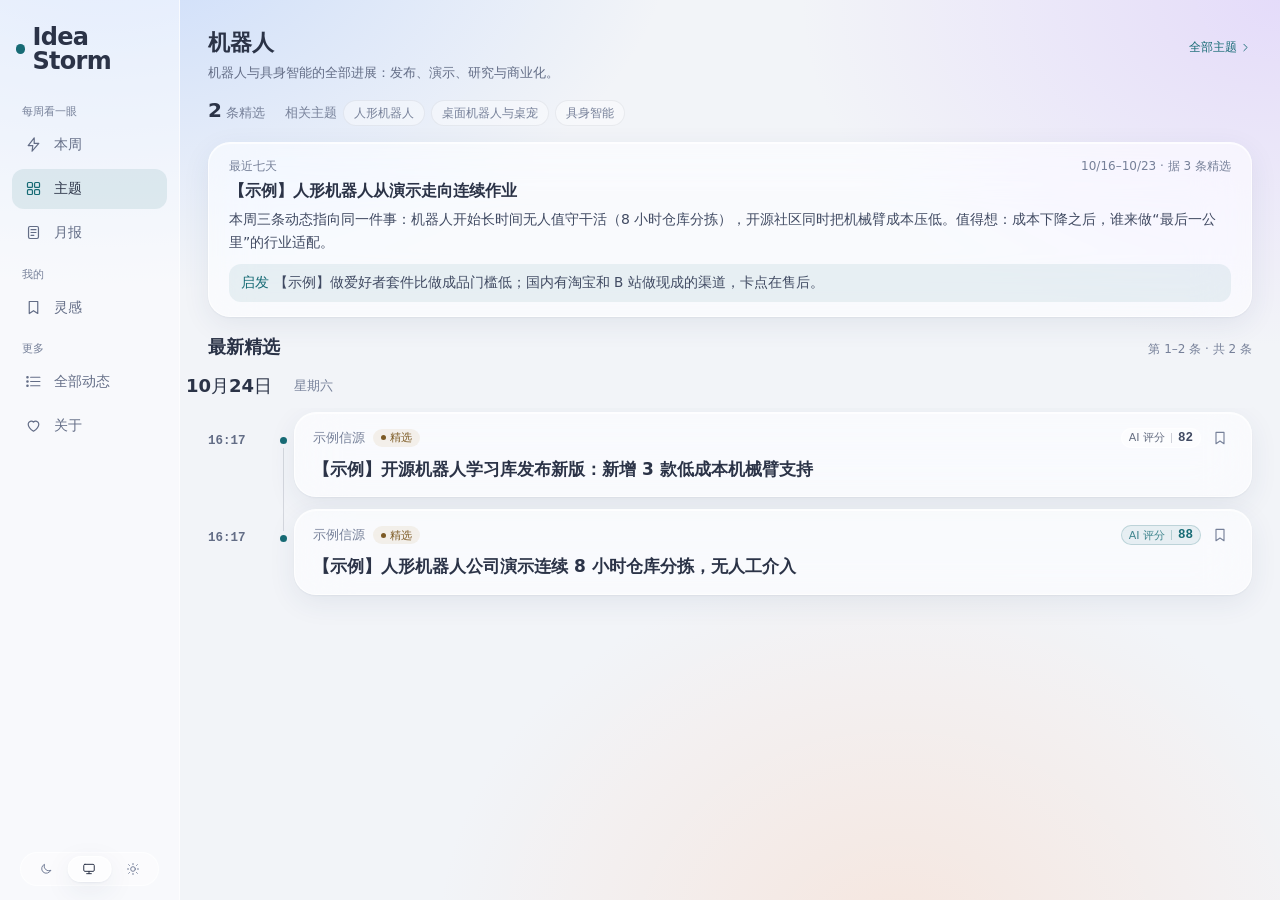
<file: preview/topic.html>
<!doctype html><html lang="zh-CN" data-theme="light"><head><meta charset="utf-8"><meta name="viewport" content="width=device-width, initial-scale=1, viewport-fit=cover"><meta name="theme-color" media="(prefers-color-scheme: light)" content="#faf9f6"><meta name="theme-color" media="(prefers-color-scheme: dark)" content="#13191c"><title>机器人 · Idea Storm</title><meta name="description" content="机器人与具身智能的全部进展：发布、演示、研究与商业化。"><link rel="canonical" href="http://127.0.0.1:3000/topics/robotics"><meta property="og:site_name" content="Idea Storm"><meta property="og:type" content="website"><meta property="og:title" content="机器人"><meta property="og:description" content="机器人与具身智能的全部进展：发布、演示、研究与商业化。"><meta property="og:url" content="http://127.0.0.1:3000/topics/robotics"><meta property="og:image" content="http://127.0.0.1:3000/og/topics/robotics.png"><meta property="og:image:width" content="1200"><meta property="og:image:height" content="630"><meta property="og:locale" content="zh_CN"><meta name="twitter:card" content="summary_large_image"><meta name="twitter:title" content="机器人"><meta name="twitter:description" content="机器人与具身智能的全部进展：发布、演示、研究与商业化。"><meta name="twitter:image" content="http://127.0.0.1:3000/og/topics/robotics.png"><meta name="robots" content="noindex, follow"><link rel="icon" href="#" sizes="any"><link rel="icon" type="image/png" href="#"><link rel="apple-touch-icon" href="#"><link rel="manifest" href="#"><link rel="alternate" type="application/rss+xml" title="Idea Storm — 精选" href="#"><style>/*! tailwindcss v4.3.3 | MIT License | https://tailwindcss.com */
@layer properties{@supports (((-webkit-hyphens:none)) and (not (margin-trim:inline))) or ((-moz-orient:inline) and (not (color:rgb(from red r g b)))){*,:before,:after,::backdrop{--tw-translate-x:0;--tw-translate-y:0;--tw-translate-z:0;--tw-scale-x:1;--tw-scale-y:1;--tw-scale-z:1;--tw-rotate-x:initial;--tw-rotate-y:initial;--tw-rotate-z:initial;--tw-skew-x:initial;--tw-skew-y:initial;--tw-pan-x:initial;--tw-pan-y:initial;--tw-pinch-zoom:initial;--tw-space-y-reverse:0;--tw-divide-y-reverse:0;--tw-border-style:solid;--tw-leading:initial;--tw-font-weight:initial;--tw-tracking:initial;--tw-ordinal:initial;--tw-slashed-zero:initial;--tw-numeric-figure:initial;--tw-numeric-spacing:initial;--tw-numeric-fraction:initial;--tw-shadow:0 0 #0000;--tw-shadow-color:initial;--tw-shadow-alpha:100%;--tw-inset-shadow:0 0 #0000;--tw-inset-shadow-color:initial;--tw-inset-shadow-alpha:100%;--tw-ring-color:initial;--tw-ring-shadow:0 0 #0000;--tw-inset-ring-color:initial;--tw-inset-ring-shadow:0 0 #0000;--tw-ring-inset:initial;--tw-ring-offset-width:0px;--tw-ring-offset-color:#fff;--tw-ring-offset-shadow:0 0 #0000;--tw-outline-style:solid;--tw-blur:initial;--tw-brightness:initial;--tw-contrast:initial;--tw-grayscale:initial;--tw-hue-rotate:initial;--tw-invert:initial;--tw-opacity:initial;--tw-saturate:initial;--tw-sepia:initial;--tw-drop-shadow:initial;--tw-drop-shadow-color:initial;--tw-drop-shadow-alpha:100%;--tw-drop-shadow-size:initial;--tw-backdrop-blur:initial;--tw-backdrop-brightness:initial;--tw-backdrop-contrast:initial;--tw-backdrop-grayscale:initial;--tw-backdrop-hue-rotate:initial;--tw-backdrop-invert:initial;--tw-backdrop-opacity:initial;--tw-backdrop-saturate:initial;--tw-backdrop-sepia:initial;--tw-duration:initial;--tw-ease:initial;--tw-content:""}}}@layer theme{:root,:host{--font-sans:-apple-system, BlinkMacSystemFont, "SF Pro Text", "SF Pro Display", system-ui, "Segoe UI", "PingFang SC", "Hiragino Sans GB", "HarmonyOS Sans SC", "Microsoft YaHei", sans-serif;--font-mono:ui-monospace, SFMono-Regular, "SF Mono", Menlo, Monaco, Consolas, "Liberation Mono", monospace;--color-black:#000;--color-white:#fff;--spacing:.25rem;--container-xs:20rem;--container-sm:24rem;--container-md:28rem;--container-lg:32rem;--container-xl:36rem;--container-2xl:42rem;--font-weight-normal:400;--font-weight-medium:500;--font-weight-semibold:550;--font-weight-bold:600;--font-weight-black:900;--tracking-tight:-.025em;--tracking-wide:.025em;--leading-tight:1.25;--leading-snug:1.375;--leading-relaxed:1.625;--ease-out:cubic-bezier(0, 0, .2, 1);--animate-spin:spin 1s linear infinite;--animate-ping:ping 1s cubic-bezier(0, 0, .2, 1) infinite;--animate-pulse:pulse 2s cubic-bezier(.4, 0, .6, 1) infinite;--blur-sm:8px;--blur-md:12px;--blur-xl:24px;--default-transition-duration:.15s;--default-transition-timing-function:cubic-bezier(.4, 0, .2, 1);--default-font-family:var(--font-sans);--default-mono-font-family:var(--font-mono);--color-bg:var(--bg);--color-bg-sunk:var(--bg-sunk);--color-bg-muted:var(--bg-muted);--color-surface:var(--surface);--color-surface-2:var(--surface-2);--color-raised:var(--raised);--color-sidebar:var(--sidebar);--color-daybar:var(--daybar);--color-ink:var(--ink);--color-ink-2:var(--ink-2);--color-ink-3:var(--ink-3);--color-ink-4:var(--ink-4);--color-line:var(--line);--color-line-strong:var(--line-strong);--color-line-soft:var(--line-soft);--color-accent:var(--accent);--color-accent-ink:var(--accent-ink);--color-accent-soft:var(--accent-soft);--color-accent-softer:var(--accent-softer);--color-accent-contrast:var(--accent-contrast);--color-note:var(--note);--color-hot:var(--hot);--color-hot-soft:var(--hot-soft);--color-amber:var(--amber);--color-amber-ink:var(--amber-ink);--color-amber-soft:var(--amber-soft);--color-ok:var(--ok);--color-ok-soft:var(--ok-soft);--color-ok-ink:var(--ok-ink);--color-cal-plain:var(--cal-plain);--color-cal-confirmed:var(--cal-confirmed);--color-cal-announced:var(--cal-announced);--color-cal-key-confirmed:var(--cal-key-confirmed);--color-cal-key-announced:var(--cal-key-announced);--color-panel-quiet:var(--panel-quiet);--color-rank-1:var(--rank-1);--color-rank-2:var(--rank-2);--color-rank-3:var(--rank-3);--color-rank-rest:var(--rank-rest);--radius-mark:5px;--radius-control:12px;--radius-tile:16px;--radius-card:22px;--radius-panel:22px;--radius-sheet:28px;--ease-out-quart:cubic-bezier(.25, 1, .5, 1)}}@layer base{*,:after,:before,::backdrop{box-sizing:border-box;border:0 solid;margin:0;padding:0}::file-selector-button{box-sizing:border-box;border:0 solid;margin:0;padding:0}html,:host{-webkit-text-size-adjust:100%;tab-size:4;line-height:1.5;font-family:var(--default-font-family,-apple-system, BlinkMacSystemFont, "Segoe UI", Roboto, "Helvetica Neue", "Noto Sans", Arial, sans-serif, "Apple Color Emoji", "Segoe UI Emoji", "Segoe UI Symbol", "Noto Color Emoji");font-feature-settings:var(--default-font-feature-settings,normal);font-variation-settings:var(--default-font-variation-settings,normal);-webkit-tap-highlight-color:transparent}hr{height:0;color:inherit;border-top-width:1px}abbr:where([title]){-webkit-text-decoration:underline dotted;text-decoration:underline dotted}h1,h2,h3,h4,h5,h6{font-size:inherit;font-weight:inherit}a{color:inherit;-webkit-text-decoration:inherit;-webkit-text-decoration:inherit;-webkit-text-decoration:inherit;-webkit-text-decoration:inherit;text-decoration:inherit}b,strong{font-weight:bolder}code,kbd,samp,pre{font-family:var(--default-mono-font-family,ui-monospace, SFMono-Regular, Menlo, Monaco, Consolas, "Liberation Mono", "Courier New", monospace);font-feature-settings:var(--default-mono-font-feature-settings,normal);font-variation-settings:var(--default-mono-font-variation-settings,normal);font-size:1em}small{font-size:80%}sub,sup{vertical-align:baseline;font-size:75%;line-height:0;position:relative}sub{bottom:-.25em}sup{top:-.5em}table{text-indent:0;border-color:inherit;border-collapse:collapse}:-moz-focusring:where(:not(iframe)){outline:auto}progress{vertical-align:baseline}summary{display:list-item}ol,ul,menu{list-style:none}img,svg,video,canvas,audio,iframe,embed,object{vertical-align:middle;display:block}img,video{max-width:100%;height:auto}button,input,select,optgroup,textarea{font:inherit;font-feature-settings:inherit;font-variation-settings:inherit;letter-spacing:inherit;color:inherit;opacity:1;background-color:#0000;border-radius:0}::file-selector-button{font:inherit;font-feature-settings:inherit;font-variation-settings:inherit;letter-spacing:inherit;color:inherit;opacity:1;background-color:#0000;border-radius:0}:where(select:is([multiple],[size])) optgroup{font-weight:bolder}:where(select:is([multiple],[size])) optgroup option{padding-inline-start:20px}::file-selector-button{margin-inline-end:4px}::placeholder{opacity:1}@supports (not ((-webkit-appearance:-apple-pay-button))) or (contain-intrinsic-size:1px){::placeholder{color:currentColor}@supports (color:color-mix(in lab, red, red)){::placeholder{color:color-mix(in oklab, currentcolor 50%, transparent)}}}textarea{resize:vertical}::-webkit-search-decoration{-webkit-appearance:none}::-webkit-date-and-time-value{min-height:1lh;text-align:inherit}::-webkit-datetime-edit{display:inline-flex}::-webkit-datetime-edit-fields-wrapper{padding:0}::-webkit-datetime-edit{padding-block:0}::-webkit-datetime-edit-year-field{padding-block:0}::-webkit-datetime-edit-month-field{padding-block:0}::-webkit-datetime-edit-day-field{padding-block:0}::-webkit-datetime-edit-hour-field{padding-block:0}::-webkit-datetime-edit-minute-field{padding-block:0}::-webkit-datetime-edit-second-field{padding-block:0}::-webkit-datetime-edit-millisecond-field{padding-block:0}::-webkit-datetime-edit-meridiem-field{padding-block:0}::-webkit-calendar-picker-indicator{line-height:1}:-moz-ui-invalid{box-shadow:none}button,input:where([type=button],[type=reset],[type=submit]){appearance:button}::file-selector-button{appearance:button}::-webkit-inner-spin-button{height:auto}::-webkit-outer-spin-button{height:auto}[hidden]:where(:not([hidden=until-found])){display:none!important}html{-webkit-text-size-adjust:100%;text-rendering:optimizelegibility;-webkit-font-smoothing:antialiased;-moz-osx-font-smoothing:grayscale;-webkit-tap-highlight-color:transparent}body{background:var(--bg-image), var(--bg);color:var(--ink);font-family:var(--font-sans);background-attachment:fixed;font-size:14px;line-height:1.5}::selection{background:var(--selection)}:focus-visible{outline:2px solid var(--accent);outline-offset:2px;border-radius:6px}a{color:inherit;text-decoration:none}button{cursor:pointer}button:disabled{cursor:default}img{max-width:100%}}@layer components{.num{font-variant-numeric:tabular-nums}.mono{font-family:var(--font-mono);font-variant-numeric:tabular-nums}.chip{height:1.625rem;color:var(--ink-4);background:var(--bg-sunk);border:1px solid var(--line-soft);border-radius:9999px;align-items:center;gap:.25rem;padding:0 .625rem;font-size:12px;transition:color .12s,background-color .12s,border-color .12s;display:inline-flex}a.chip:hover{color:var(--accent);border-color:var(--line-strong)}.skeleton{background:var(--bg-muted);border-radius:var(--radius-control);animation:1.6s ease-in-out infinite skeleton-pulse}.scrollbar-none{scrollbar-width:none}.scrollbar-none::-webkit-scrollbar{display:none}.scrollbar-thin{scrollbar-width:thin;scrollbar-color:var(--line-strong) transparent}.disclosure>summary{cursor:pointer;list-style:none}.disclosure>summary::-webkit-details-marker{display:none}}@layer utilities{.\@container{container-type:inline-size}.pointer-events-auto{pointer-events:auto}.pointer-events-none{pointer-events:none}.visible{visibility:visible}.sr-only{clip-path:inset(50%);white-space:nowrap;border-width:0;width:1px;height:1px;margin:-1px;padding:0;position:absolute;overflow:hidden}.absolute{position:absolute}.fixed{position:fixed}.relative{position:relative}.static{position:static}.sticky{position:sticky}.inset-0{inset:0}.inset-x-0{inset-inline:0}.inset-y-\[3px\]{inset-block:3px}.top-0{top:0}.top-0\.5{top:calc(var(--spacing) * .5)}.top-1{top:var(--spacing)}.top-1\/2{top:50%}.top-4{top:calc(var(--spacing) * 4)}.top-6{top:calc(var(--spacing) * 6)}.top-10{top:calc(var(--spacing) * 10)}.top-\[7px\]{top:7px}.top-\[25\.5px\]{top:25.5px}.top-\[29px\]{top:29px}.top-\[calc\(42\%\+42px\)\]{top:calc(42% + 42px)}.-right-2{right:calc(var(--spacing) * -2)}.right-0{right:0}.right-2\.5{right:calc(var(--spacing) * 2.5)}.right-3{right:calc(var(--spacing) * 3)}.right-4{right:calc(var(--spacing) * 4)}.-bottom-\[41px\]{bottom:-41px}.bottom-0{bottom:0}.bottom-3{bottom:calc(var(--spacing) * 3)}.bottom-4{bottom:calc(var(--spacing) * 4)}.bottom-\[calc\(80px\+env\(safe-area-inset-bottom\)\)\]{bottom:calc(80px + env(safe-area-inset-bottom))}.bottom-\[calc\(86px\+env\(safe-area-inset-bottom\)\)\]{bottom:calc(86px + env(safe-area-inset-bottom))}.bottom-full{bottom:100%}.-left-5{left:calc(var(--spacing) * -5)}.-left-\[13\.5px\]{left:-13.5px}.left-0{left:0}.left-1\/2{left:50%}.left-3\.5{left:calc(var(--spacing) * 3.5)}.left-4{left:calc(var(--spacing) * 4)}.left-\[3px\]{left:3px}.left-\[7\.5px\]{left:7.5px}.left-\[7px\]{left:7px}.left-\[10\.5px\]{left:10.5px}.left-\[75\%\]{left:75%}.z-10{z-index:10}.z-20{z-index:20}.z-30{z-index:30}.z-40{z-index:40}.z-50{z-index:50}.z-\[60\]{z-index:60}.z-\[75\]{z-index:75}.z-\[80\]{z-index:80}.order-1{order:1}.order-2{order:2}.order-3{order:3}.order-4{order:4}.order-5{order:5}.order-6{order:6}.order-first{order:-9999}.container{width:100%}@media (width>=641px){.container{max-width:641px}}@media (width>=768px){.container{max-width:768px}}@media (width>=961px){.container{max-width:961px}}@media (width>=1280px){.container{max-width:1280px}}@media (width>=1536px){.container{max-width:1536px}}.-mx-1{margin-inline:calc(var(--spacing) * -1)}.-mx-2{margin-inline:calc(var(--spacing) * -2)}.-mx-3{margin-inline:calc(var(--spacing) * -3)}.-mx-4{margin-inline:calc(var(--spacing) * -4)}.-mx-5{margin-inline:calc(var(--spacing) * -5)}.mx-1{margin-inline:var(--spacing)}.mx-1\.5{margin-inline:calc(var(--spacing) * 1.5)}.mx-2{margin-inline:calc(var(--spacing) * 2)}.mx-auto{margin-inline:auto}.-my-1{margin-block:calc(var(--spacing) * -1)}.my-4{margin-block:calc(var(--spacing) * 4)}.mt-0\.5{margin-top:calc(var(--spacing) * .5)}.mt-1{margin-top:var(--spacing)}.mt-1\.5{margin-top:calc(var(--spacing) * 1.5)}.mt-2{margin-top:calc(var(--spacing) * 2)}.mt-2\.5{margin-top:calc(var(--spacing) * 2.5)}.mt-3{margin-top:calc(var(--spacing) * 3)}.mt-3\.5{margin-top:calc(var(--spacing) * 3.5)}.mt-4{margin-top:calc(var(--spacing) * 4)}.mt-5{margin-top:calc(var(--spacing) * 5)}.mt-6{margin-top:calc(var(--spacing) * 6)}.mt-7{margin-top:calc(var(--spacing) * 7)}.mt-8{margin-top:calc(var(--spacing) * 8)}.mt-9{margin-top:calc(var(--spacing) * 9)}.mt-10{margin-top:calc(var(--spacing) * 10)}.mt-12{margin-top:calc(var(--spacing) * 12)}.mt-16{margin-top:calc(var(--spacing) * 16)}.mt-20{margin-top:calc(var(--spacing) * 20)}.mt-\[3px\]{margin-top:3px}.mt-\[9px\]{margin-top:9px}.mt-\[11px\]{margin-top:11px}.mt-auto{margin-top:auto}.mt-px{margin-top:1px}.-mr-3{margin-right:calc(var(--spacing) * -3)}.mr-1{margin-right:var(--spacing)}.mr-2{margin-right:calc(var(--spacing) * 2)}.mr-3{margin-right:calc(var(--spacing) * 3)}.mr-\[0\.3em\]{margin-right:.3em}.-mb-1{margin-bottom:calc(var(--spacing) * -1)}.mb-1{margin-bottom:var(--spacing)}.mb-2{margin-bottom:calc(var(--spacing) * 2)}.mb-2\.5{margin-bottom:calc(var(--spacing) * 2.5)}.mb-3{margin-bottom:calc(var(--spacing) * 3)}.mb-4{margin-bottom:calc(var(--spacing) * 4)}.mb-5{margin-bottom:calc(var(--spacing) * 5)}.mb-6{margin-bottom:calc(var(--spacing) * 6)}.-ml-1\.5{margin-left:calc(var(--spacing) * -1.5)}.-ml-px{margin-left:-1px}.ml-0\.5{margin-left:calc(var(--spacing) * .5)}.ml-1{margin-left:var(--spacing)}.ml-1\.5{margin-left:calc(var(--spacing) * 1.5)}.ml-2{margin-left:calc(var(--spacing) * 2)}.ml-auto{margin-left:auto}.ml-px{margin-left:1px}.line-clamp-1{-webkit-line-clamp:1;-webkit-box-orient:vertical;display:-webkit-box;overflow:hidden}.line-clamp-2{-webkit-line-clamp:2;-webkit-box-orient:vertical;display:-webkit-box;overflow:hidden}.line-clamp-3{-webkit-line-clamp:3;-webkit-box-orient:vertical;display:-webkit-box;overflow:hidden}.line-clamp-4{-webkit-line-clamp:4;-webkit-box-orient:vertical;display:-webkit-box;overflow:hidden}.line-clamp-5{-webkit-line-clamp:5;-webkit-box-orient:vertical;display:-webkit-box;overflow:hidden}.block{display:block}.contents{display:contents}.flex{display:flex}.grid{display:grid}.hidden{display:none}.inline{display:inline}.inline-block{display:inline-block}.inline-flex{display:inline-flex}.table{display:table}.aspect-\[2\/1\]{aspect-ratio:2}.aspect-\[3\/4\]{aspect-ratio:3/4}.aspect-\[16\/9\]{aspect-ratio:16/9}.aspect-\[16\/10\]{aspect-ratio:16/10}.\!size-1\.5{width:calc(var(--spacing) * 1.5)!important;height:calc(var(--spacing) * 1.5)!important}.size-0{width:0;height:0}.size-1{width:var(--spacing);height:var(--spacing)}.size-1\.5{width:calc(var(--spacing) * 1.5);height:calc(var(--spacing) * 1.5)}.size-2{width:calc(var(--spacing) * 2);height:calc(var(--spacing) * 2)}.size-3{width:calc(var(--spacing) * 3);height:calc(var(--spacing) * 3)}.size-3\.5{width:calc(var(--spacing) * 3.5);height:calc(var(--spacing) * 3.5)}.size-4{width:calc(var(--spacing) * 4);height:calc(var(--spacing) * 4)}.size-5{width:calc(var(--spacing) * 5);height:calc(var(--spacing) * 5)}.size-6{width:calc(var(--spacing) * 6);height:calc(var(--spacing) * 6)}.size-7{width:calc(var(--spacing) * 7);height:calc(var(--spacing) * 7)}.size-8{width:calc(var(--spacing) * 8);height:calc(var(--spacing) * 8)}.size-9{width:calc(var(--spacing) * 9);height:calc(var(--spacing) * 9)}.size-10{width:calc(var(--spacing) * 10);height:calc(var(--spacing) * 10)}.size-11{width:calc(var(--spacing) * 11);height:calc(var(--spacing) * 11)}.size-14{width:calc(var(--spacing) * 14);height:calc(var(--spacing) * 14)}.size-28{width:calc(var(--spacing) * 28);height:calc(var(--spacing) * 28)}.size-\[0\.42em\]{width:.42em;height:.42em}.size-\[5px\]{width:5px;height:5px}.size-\[7px\]{width:7px;height:7px}.size-\[9px\]{width:9px;height:9px}.size-\[104px\]{width:104px;height:104px}.size-full{width:100%;height:100%}.h-1{height:var(--spacing)}.h-1\.5{height:calc(var(--spacing) * 1.5)}.h-2\.5{height:calc(var(--spacing) * 2.5)}.h-3{height:calc(var(--spacing) * 3)}.h-4{height:calc(var(--spacing) * 4)}.h-6{height:calc(var(--spacing) * 6)}.h-7{height:calc(var(--spacing) * 7)}.h-8{height:calc(var(--spacing) * 8)}.h-9{height:calc(var(--spacing) * 9)}.h-10{height:calc(var(--spacing) * 10)}.h-11{height:calc(var(--spacing) * 11)}.h-12{height:calc(var(--spacing) * 12)}.h-14{height:calc(var(--spacing) * 14)}.h-16{height:calc(var(--spacing) * 16)}.h-\[2px\]{height:2px}.h-\[3px\]{height:3px}.h-\[18px\]{height:18px}.h-\[20px\]{height:20px}.h-\[22px\]{height:22px}.h-\[26px\]{height:26px}.h-\[34px\]{height:34px}.h-\[42px\]{height:42px}.h-\[50px\]{height:50px}.h-\[54px\]{height:54px}.h-\[58px\]{height:58px}.h-\[64\%\]{height:64%}.h-\[66\%\]{height:66%}.h-\[112px\]{height:112px}.h-\[230px\]{height:230px}.h-auto{height:auto}.h-dvh{height:100dvh}.h-full{height:100%}.max-h-48{max-height:calc(var(--spacing) * 48)}.max-h-\[92dvh\]{max-height:92dvh}.max-h-\[360px\]{max-height:360px}.max-h-\[420px\]{max-height:420px}.max-h-full{max-height:100%}.\!min-h-\[38px\]{min-height:38px!important}.\!min-h-\[60px\]{min-height:60px!important}.min-h-0{min-height:0}.min-h-7{min-height:calc(var(--spacing) * 7)}.min-h-\[18px\]{min-height:18px}.min-h-\[62px\]{min-height:62px}.min-h-\[70vh\]{min-height:70vh}.min-h-\[84px\]{min-height:84px}.min-h-\[300px\]{min-height:300px}.min-h-dvh{min-height:100dvh}.\!w-24{width:calc(var(--spacing) * 24)!important}.\!w-auto{width:auto!important}.w-3\.5{width:calc(var(--spacing) * 3.5)}.w-5{width:calc(var(--spacing) * 5)}.w-6{width:calc(var(--spacing) * 6)}.w-7{width:calc(var(--spacing) * 7)}.w-8{width:calc(var(--spacing) * 8)}.w-9{width:calc(var(--spacing) * 9)}.w-10{width:calc(var(--spacing) * 10)}.w-14{width:calc(var(--spacing) * 14)}.w-16{width:calc(var(--spacing) * 16)}.w-24{width:calc(var(--spacing) * 24)}.w-56{width:calc(var(--spacing) * 56)}.w-\[22px\]{width:22px}.w-\[25\%\]{width:25%}.w-\[26px\]{width:26px}.w-\[44px\]{width:44px}.w-\[64\%\]{width:64%}.w-\[66\%\]{width:66%}.w-\[76px\]{width:76px}.w-\[88px\]{width:88px}.w-\[92px\]{width:92px}.w-\[104px\]{width:104px}.w-\[108px\]{width:108px}.w-\[112px\]{width:112px}.w-\[124px\]{width:124px}.w-\[140px\]{width:140px}.w-\[176px\]{width:176px}.w-\[180px\]{width:180px}.w-\[216px\]{width:216px}.w-\[280px\]{width:280px}.w-\[calc\(\(100\%-6px\)\/3\)\]{width:calc(33.3333% - 2px)}.w-\[min\(260px\,calc\(100\%-48px\)\)\]{width:min(260px,100% - 48px)}.w-auto{width:auto}.w-full{width:100%}.w-max{width:max-content}.w-px{width:1px}.max-w-2xl{max-width:var(--container-2xl)}.max-w-\[36em\]{max-width:36em}.max-w-\[52em\]{max-width:52em}.max-w-\[64em\]{max-width:64em}.max-w-\[240px\]{max-width:240px}.max-w-\[260px\]{max-width:260px}.max-w-\[280px\]{max-width:280px}.max-w-\[320px\]{max-width:320px}.max-w-\[360px\]{max-width:360px}.max-w-\[420px\]{max-width:420px}.max-w-\[640px\]{max-width:640px}.max-w-\[760px\]{max-width:760px}.max-w-\[960px\]{max-width:960px}.max-w-\[1320px\]{max-width:1320px}.max-w-\[min\(360px\,calc\(\(92dvh-190px\)\*0\.75\)\)\]{max-width:min(360px,69dvh - 142.5px)}.max-w-\[var\(--page-max-reading\)\]{max-width:var(--page-max-reading)}.max-w-full{max-width:100%}.max-w-lg{max-width:var(--container-lg)}.max-w-md{max-width:var(--container-md)}.max-w-sm{max-width:var(--container-sm)}.max-w-xl{max-width:var(--container-xl)}.max-w-xs{max-width:var(--container-xs)}.min-w-0{min-width:0}.min-w-5{min-width:calc(var(--spacing) * 5)}.min-w-9{min-width:calc(var(--spacing) * 9)}.min-w-\[120px\]{min-width:120px}.min-w-\[130px\]{min-width:130px}.min-w-\[168px\]{min-width:168px}.min-w-\[220px\]{min-width:220px}.min-w-\[260px\]{min-width:260px}.min-w-\[320px\]{min-width:320px}.min-w-\[420px\]{min-width:420px}.min-w-\[560px\]{min-width:560px}.min-w-\[640px\]{min-width:640px}.min-w-\[720px\]{min-width:720px}.min-w-\[760px\]{min-width:760px}.flex-1{flex:1}.flex-\[1_1_18rem\]{flex:18rem}.shrink-0{flex-shrink:0}.grow{flex-grow:1}.border-collapse{border-collapse:collapse}.origin-left{transform-origin:0}.origin-top-left{transform-origin:0 0}.origin-top-right{transform-origin:100% 0}.-translate-x-1\/2{--tw-translate-x:calc(calc(1 / 2 * 100%) * -1);translate:var(--tw-translate-x) var(--tw-translate-y)}.-translate-y-1\/2{--tw-translate-y:calc(calc(1 / 2 * 100%) * -1);translate:var(--tw-translate-x) var(--tw-translate-y)}.-translate-y-px{--tw-translate-y:-1px;translate:var(--tw-translate-x) var(--tw-translate-y)}.translate-y-0{--tw-translate-y:0px;translate:var(--tw-translate-x) var(--tw-translate-y)}.translate-y-2{--tw-translate-y:calc(var(--spacing) * 2);translate:var(--tw-translate-x) var(--tw-translate-y)}.translate-y-\[-2px\]{--tw-translate-y:-2px;translate:var(--tw-translate-x) var(--tw-translate-y)}.scale-100{--tw-scale-x:100%;--tw-scale-y:100%;--tw-scale-z:100%;scale:var(--tw-scale-x) var(--tw-scale-y)}.scale-x-0{--tw-scale-x:0%;scale:var(--tw-scale-x) var(--tw-scale-y)}.scale-\[0\.985\]{scale:.985}.-rotate-90{rotate:-90deg}.rotate-45{rotate:45deg}.rotate-90{rotate:90deg}.rotate-180{rotate:180deg}.card-hover{transition:box-shadow .2s var(--ease-out-quart), border-color .2s, transform .2s var(--ease-out-quart)}.card-hover:hover{box-shadow:var(--shadow-card-hover);border-color:var(--line-strong);transform:translateY(-1px)}.transform{transform:var(--tw-rotate-x,) var(--tw-rotate-y,) var(--tw-rotate-z,) var(--tw-skew-x,) var(--tw-skew-y,)}.animate-ping{animation:var(--animate-ping)}.animate-pulse{animation:var(--animate-pulse)}.animate-spin{animation:var(--animate-spin)}.cursor-pointer{cursor:pointer}.cursor-zoom-in{cursor:zoom-in}.cursor-zoom-out{cursor:zoom-out}.touch-pan-y{--tw-pan-y:pan-y;touch-action:var(--tw-pan-x,) var(--tw-pan-y,) var(--tw-pinch-zoom,)}.resize{resize:both}.resize-y{resize:vertical}.scroll-mt-6{scroll-margin-top:calc(var(--spacing) * 6)}.scroll-mt-24{scroll-margin-top:calc(var(--spacing) * 24)}.scroll-mt-28{scroll-margin-top:calc(var(--spacing) * 28)}.scroll-mt-\[64px\]{scroll-margin-top:64px}.scrollbar-none{scrollbar-width:none}.scrollbar-thin{scrollbar-width:thin}.list-none{list-style-type:none}.appearance-none{appearance:none}.break-inside-avoid{break-inside:avoid}.grid-cols-1{grid-template-columns:repeat(1,minmax(0,1fr))}.grid-cols-2{grid-template-columns:repeat(2,minmax(0,1fr))}.grid-cols-3{grid-template-columns:repeat(3,minmax(0,1fr))}.grid-cols-7{grid-template-columns:repeat(7,minmax(0,1fr))}.grid-cols-\[20px_minmax\(0\,1fr\)_auto\]{grid-template-columns:20px minmax(0,1fr) auto}.grid-cols-\[30px_minmax\(0\,1fr\)\]{grid-template-columns:30px minmax(0,1fr)}.grid-cols-\[48px_minmax\(0\,1fr\)\]{grid-template-columns:48px minmax(0,1fr)}.grid-cols-\[64px_22px_minmax\(0\,1fr\)\]{grid-template-columns:64px 22px minmax(0,1fr)}.grid-cols-\[auto_auto\]{grid-template-columns:auto auto}.grid-cols-\[max-content_1fr\]{grid-template-columns:max-content 1fr}.grid-cols-\[minmax\(0\,1fr\)\]{grid-template-columns:minmax(0,1fr)}.flex-col{flex-direction:column}.flex-col-reverse{flex-direction:column-reverse}.flex-wrap{flex-wrap:wrap}.place-items-center{place-items:center}.content-start{align-content:flex-start}.items-baseline{align-items:baseline}.items-center{align-items:center}.items-end{align-items:flex-end}.items-start{align-items:flex-start}.items-stretch{align-items:stretch}.justify-between{justify-content:space-between}.justify-center{justify-content:center}.justify-end{justify-content:flex-end}.justify-start{justify-content:flex-start}.gap-0\.5{gap:calc(var(--spacing) * .5)}.gap-1{gap:var(--spacing)}.gap-1\.5{gap:calc(var(--spacing) * 1.5)}.gap-2{gap:calc(var(--spacing) * 2)}.gap-2\.5{gap:calc(var(--spacing) * 2.5)}.gap-3{gap:calc(var(--spacing) * 3)}.gap-3\.5{gap:calc(var(--spacing) * 3.5)}.gap-4{gap:calc(var(--spacing) * 4)}.gap-5{gap:calc(var(--spacing) * 5)}.gap-6{gap:calc(var(--spacing) * 6)}.gap-8{gap:calc(var(--spacing) * 8)}.gap-10{gap:calc(var(--spacing) * 10)}.gap-\[3px\]{gap:3px}:where(.space-y-0\.5>:not(:last-child)){--tw-space-y-reverse:0;margin-block-start:calc(calc(var(--spacing) * .5) * var(--tw-space-y-reverse));margin-block-end:calc(calc(var(--spacing) * .5) * calc(1 - var(--tw-space-y-reverse)))}:where(.space-y-1>:not(:last-child)){--tw-space-y-reverse:0;margin-block-start:calc(var(--spacing) * var(--tw-space-y-reverse));margin-block-end:calc(var(--spacing) * calc(1 - var(--tw-space-y-reverse)))}:where(.space-y-1\.5>:not(:last-child)){--tw-space-y-reverse:0;margin-block-start:calc(calc(var(--spacing) * 1.5) * var(--tw-space-y-reverse));margin-block-end:calc(calc(var(--spacing) * 1.5) * calc(1 - var(--tw-space-y-reverse)))}:where(.space-y-2>:not(:last-child)){--tw-space-y-reverse:0;margin-block-start:calc(calc(var(--spacing) * 2) * var(--tw-space-y-reverse));margin-block-end:calc(calc(var(--spacing) * 2) * calc(1 - var(--tw-space-y-reverse)))}:where(.space-y-2\.5>:not(:last-child)){--tw-space-y-reverse:0;margin-block-start:calc(calc(var(--spacing) * 2.5) * var(--tw-space-y-reverse));margin-block-end:calc(calc(var(--spacing) * 2.5) * calc(1 - var(--tw-space-y-reverse)))}:where(.space-y-3>:not(:last-child)){--tw-space-y-reverse:0;margin-block-start:calc(calc(var(--spacing) * 3) * var(--tw-space-y-reverse));margin-block-end:calc(calc(var(--spacing) * 3) * calc(1 - var(--tw-space-y-reverse)))}:where(.space-y-4>:not(:last-child)){--tw-space-y-reverse:0;margin-block-start:calc(calc(var(--spacing) * 4) * var(--tw-space-y-reverse));margin-block-end:calc(calc(var(--spacing) * 4) * calc(1 - var(--tw-space-y-reverse)))}:where(.space-y-5>:not(:last-child)){--tw-space-y-reverse:0;margin-block-start:calc(calc(var(--spacing) * 5) * var(--tw-space-y-reverse));margin-block-end:calc(calc(var(--spacing) * 5) * calc(1 - var(--tw-space-y-reverse)))}:where(.space-y-8>:not(:last-child)){--tw-space-y-reverse:0;margin-block-start:calc(calc(var(--spacing) * 8) * var(--tw-space-y-reverse));margin-block-end:calc(calc(var(--spacing) * 8) * calc(1 - var(--tw-space-y-reverse)))}.gap-x-1\.5{column-gap:calc(var(--spacing) * 1.5)}.gap-x-2{column-gap:calc(var(--spacing) * 2)}.gap-x-2\.5{column-gap:calc(var(--spacing) * 2.5)}.gap-x-3{column-gap:calc(var(--spacing) * 3)}.gap-x-4{column-gap:calc(var(--spacing) * 4)}.gap-x-5{column-gap:calc(var(--spacing) * 5)}.gap-x-6{column-gap:calc(var(--spacing) * 6)}.gap-x-8{column-gap:calc(var(--spacing) * 8)}.gap-x-10{column-gap:calc(var(--spacing) * 10)}.gap-y-0\.5{row-gap:calc(var(--spacing) * .5)}.gap-y-1{row-gap:var(--spacing)}.gap-y-1\.5{row-gap:calc(var(--spacing) * 1.5)}.gap-y-2{row-gap:calc(var(--spacing) * 2)}.gap-y-4{row-gap:calc(var(--spacing) * 4)}.gap-y-5{row-gap:calc(var(--spacing) * 5)}.gap-y-6{row-gap:calc(var(--spacing) * 6)}.gap-y-\[18px\]{row-gap:18px}:where(.divide-y>:not(:last-child)){--tw-divide-y-reverse:0;border-bottom-style:var(--tw-border-style);border-top-style:var(--tw-border-style);border-top-width:calc(1px * var(--tw-divide-y-reverse));border-bottom-width:calc(1px * calc(1 - var(--tw-divide-y-reverse)))}:where(.divide-line>:not(:last-child)){border-color:var(--color-line)}:where(.divide-line-soft>:not(:last-child)){border-color:var(--color-line-soft)}.self-center{align-self:center}.self-start{align-self:flex-start}.justify-self-center{justify-self:center}.justify-self-end{justify-self:flex-end}.truncate{text-overflow:ellipsis;white-space:nowrap;overflow:hidden}.overflow-auto{overflow:auto}.overflow-hidden{overflow:hidden}.overflow-visible{overflow:visible}.overflow-x-auto{overflow-x:auto}.overflow-y-auto{overflow-y:auto}.card{background:var(--surface);border:1px solid var(--line);border-radius:var(--radius-card);box-shadow:var(--glass-edge), var(--shadow-card);-webkit-backdrop-filter:var(--glass-blur);backdrop-filter:var(--glass-blur)}.rounded{border-radius:.25rem}.rounded-card{border-radius:var(--radius-card)}.rounded-control{border-radius:var(--radius-control)}.rounded-full{border-radius:2147483647px}.rounded-mark{border-radius:var(--radius-mark)}.rounded-none{border-radius:0}.rounded-panel{border-radius:var(--radius-panel)}.rounded-sheet{border-radius:var(--radius-sheet)}.rounded-tile{border-radius:var(--radius-tile)}.rounded-t-sheet{border-top-left-radius:var(--radius-sheet);border-top-right-radius:var(--radius-sheet)}.\!border-\[1\.5px\]{border-style:var(--tw-border-style)!important;border-width:1.5px!important}.border{border-style:var(--tw-border-style);border-width:1px}.border-\[1\.5px\]{border-style:var(--tw-border-style);border-width:1.5px}.border-x-0{border-inline-style:var(--tw-border-style);border-inline-width:0}.border-y{border-block-style:var(--tw-border-style);border-block-width:1px}.border-t{border-top-style:var(--tw-border-style);border-top-width:1px}.border-t-0{border-top-style:var(--tw-border-style);border-top-width:0}.border-r{border-right-style:var(--tw-border-style);border-right-width:1px}.border-b{border-bottom-style:var(--tw-border-style);border-bottom-width:1px}.border-l{border-left-style:var(--tw-border-style);border-left-width:1px}.border-l-2{border-left-style:var(--tw-border-style);border-left-width:2px}.\!border-solid{--tw-border-style:solid!important;border-style:solid!important}.border-dashed{--tw-border-style:dashed;border-style:dashed}.\!border-accent{border-color:var(--color-accent)!important}.border-accent,.border-accent\/30{border-color:var(--color-accent)}@supports (color:color-mix(in lab, red, red)){.border-accent\/30{border-color:color-mix(in oklab, var(--color-accent) 30%, transparent)}}.border-accent\/45{border-color:var(--color-accent)}@supports (color:color-mix(in lab, red, red)){.border-accent\/45{border-color:color-mix(in oklab, var(--color-accent) 45%, transparent)}}.border-amber\/35{border-color:var(--color-amber)}@supports (color:color-mix(in lab, red, red)){.border-amber\/35{border-color:color-mix(in oklab, var(--color-amber) 35%, transparent)}}.border-current{border-color:currentColor}.border-hot\/30{border-color:var(--color-hot)}@supports (color:color-mix(in lab, red, red)){.border-hot\/30{border-color:color-mix(in oklab, var(--color-hot) 30%, transparent)}}.border-ink{border-color:var(--color-ink)}.border-line{border-color:var(--color-line)}.border-line-soft{border-color:var(--color-line-soft)}.border-line-strong{border-color:var(--color-line-strong)}.border-line\/70{border-color:var(--color-line)}@supports (color:color-mix(in lab, red, red)){.border-line\/70{border-color:color-mix(in oklab, var(--color-line) 70%, transparent)}}.border-ok-ink,.border-ok-ink\/55{border-color:var(--color-ok-ink)}@supports (color:color-mix(in lab, red, red)){.border-ok-ink\/55{border-color:color-mix(in oklab, var(--color-ok-ink) 55%, transparent)}}.border-ok\/30{border-color:var(--color-ok)}@supports (color:color-mix(in lab, red, red)){.border-ok\/30{border-color:color-mix(in oklab, var(--color-ok) 30%, transparent)}}.border-transparent{border-color:#0000}.border-r-transparent{border-right-color:#0000}.well{background-color:var(--bg-sunk);box-shadow:inset 0 0 0 1px var(--line-soft)}[data-theme=dark] .well{background-color:var(--bg-muted)}@supports (color:color-mix(in lab, red, red)){[data-theme=dark] .well{background-color:color-mix(in srgb, var(--bg-muted) 60%, transparent)}}.bg-\[\#111\]{background-color:#111}.bg-\[color-mix\(in_srgb\,var\(--sidebar\)_50\%\,var\(--surface\)\)\]{background-color:var(--sidebar)}@supports (color:color-mix(in lab, red, red)){.bg-\[color-mix\(in_srgb\,var\(--sidebar\)_50\%\,var\(--surface\)\)\]{background-color:color-mix(in srgb,var(--sidebar) 50%,var(--surface))}}.bg-\[rgba\(8\,14\,15\,0\.55\)\]{background-color:#080e0f8c}.bg-\[rgba\(28\,39\,51\,0\.04\)\]{background-color:#1c27330a}.bg-accent{background-color:var(--color-accent)}.bg-accent-soft{background-color:var(--color-accent-soft)}.bg-accent-softer{background-color:var(--color-accent-softer)}.bg-accent\/10{background-color:var(--color-accent)}@supports (color:color-mix(in lab, red, red)){.bg-accent\/10{background-color:color-mix(in oklab, var(--color-accent) 10%, transparent)}}.bg-accent\/15{background-color:var(--color-accent)}@supports (color:color-mix(in lab, red, red)){.bg-accent\/15{background-color:color-mix(in oklab, var(--color-accent) 15%, transparent)}}.bg-accent\/\[0\.06\]{background-color:var(--color-accent)}@supports (color:color-mix(in lab, red, red)){.bg-accent\/\[0\.06\]{background-color:color-mix(in oklab, var(--color-accent) 6%, transparent)}}.bg-amber{background-color:var(--color-amber)}.bg-amber-ink,.bg-amber-ink\/\[0\.16\]{background-color:var(--color-amber-ink)}@supports (color:color-mix(in lab, red, red)){.bg-amber-ink\/\[0\.16\]{background-color:color-mix(in oklab, var(--color-amber-ink) 16%, transparent)}}.bg-amber-soft{background-color:var(--color-amber-soft)}.bg-amber\/10{background-color:var(--color-amber)}@supports (color:color-mix(in lab, red, red)){.bg-amber\/10{background-color:color-mix(in oklab, var(--color-amber) 10%, transparent)}}.bg-amber\/15{background-color:var(--color-amber)}@supports (color:color-mix(in lab, red, red)){.bg-amber\/15{background-color:color-mix(in oklab, var(--color-amber) 15%, transparent)}}.bg-bg{background-color:var(--color-bg)}.bg-bg-sunk,.bg-bg-sunk\/40{background-color:var(--color-bg-sunk)}@supports (color:color-mix(in lab, red, red)){.bg-bg-sunk\/40{background-color:color-mix(in oklab, var(--color-bg-sunk) 40%, transparent)}}.bg-bg-sunk\/50{background-color:var(--color-bg-sunk)}@supports (color:color-mix(in lab, red, red)){.bg-bg-sunk\/50{background-color:color-mix(in oklab, var(--color-bg-sunk) 50%, transparent)}}.bg-bg-sunk\/60{background-color:var(--color-bg-sunk)}@supports (color:color-mix(in lab, red, red)){.bg-bg-sunk\/60{background-color:color-mix(in oklab, var(--color-bg-sunk) 60%, transparent)}}.bg-bg-sunk\/70{background-color:var(--color-bg-sunk)}@supports (color:color-mix(in lab, red, red)){.bg-bg-sunk\/70{background-color:color-mix(in oklab, var(--color-bg-sunk) 70%, transparent)}}.bg-bg\/90{background-color:var(--color-bg)}@supports (color:color-mix(in lab, red, red)){.bg-bg\/90{background-color:color-mix(in oklab, var(--color-bg) 90%, transparent)}}.bg-bg\/95{background-color:var(--color-bg)}@supports (color:color-mix(in lab, red, red)){.bg-bg\/95{background-color:color-mix(in oklab, var(--color-bg) 95%, transparent)}}.bg-black\/55{background-color:#0000008c}@supports (color:color-mix(in lab, red, red)){.bg-black\/55{background-color:color-mix(in oklab, var(--color-black) 55%, transparent)}}.bg-black\/85{background-color:#000000d9}@supports (color:color-mix(in lab, red, red)){.bg-black\/85{background-color:color-mix(in oklab, var(--color-black) 85%, transparent)}}.bg-cal-announced{background-color:var(--color-cal-announced)}.bg-cal-confirmed{background-color:var(--color-cal-confirmed)}.bg-cal-key-announced{background-color:var(--color-cal-key-announced)}.bg-cal-key-confirmed{background-color:var(--color-cal-key-confirmed)}.bg-cal-plain{background-color:var(--color-cal-plain)}.bg-current{background-color:currentColor}.bg-daybar{background-color:var(--color-daybar)}.bg-hot{background-color:var(--color-hot)}.bg-hot-soft{background-color:var(--color-hot-soft)}.bg-ink{background-color:var(--color-ink)}.bg-ink-2{background-color:var(--color-ink-2)}.bg-ink-4{background-color:var(--color-ink-4)}.bg-ink\/30{background-color:var(--color-ink)}@supports (color:color-mix(in lab, red, red)){.bg-ink\/30{background-color:color-mix(in oklab, var(--color-ink) 30%, transparent)}}.bg-line-strong{background-color:var(--color-line-strong)}.bg-ok{background-color:var(--color-ok)}.bg-ok-ink,.bg-ok-ink\/\[0\.14\]{background-color:var(--color-ok-ink)}@supports (color:color-mix(in lab, red, red)){.bg-ok-ink\/\[0\.14\]{background-color:color-mix(in oklab, var(--color-ok-ink) 14.0%, transparent)}}.bg-ok-soft{background-color:var(--color-ok-soft)}.bg-ok\/10{background-color:var(--color-ok)}@supports (color:color-mix(in lab, red, red)){.bg-ok\/10{background-color:color-mix(in oklab, var(--color-ok) 10%, transparent)}}.bg-panel-quiet{background-color:var(--color-panel-quiet)}.bg-raised{background-color:var(--color-raised)}.bg-sidebar{background-color:var(--color-sidebar)}.bg-surface{background-color:var(--color-surface)}.bg-surface-2{background-color:var(--color-surface-2)}.bg-white{background-color:var(--color-white)}.bg-white\/10{background-color:#ffffff1a}@supports (color:color-mix(in lab, red, red)){.bg-white\/10{background-color:color-mix(in oklab, var(--color-white) 10%, transparent)}}.bg-\[linear-gradient\(110deg\,transparent_30\%\,rgba\(255\,255\,255\,0\.35\)_50\%\,transparent_70\%\)\]{background-image:linear-gradient(110deg,#0000 30%,#ffffff59 50%,#0000 70%)}.bg-\[radial-gradient\(120\%_90\%_at_100\%_0\%\,var\(--hot-soft\)\,transparent_55\%\)\]{background-image:radial-gradient(120% 90% at 100% 0%,var(--hot-soft),transparent 55%)}.bg-\[radial-gradient\(130\%_100\%_at_0\%_0\%\,color-mix\(in_srgb\,var\(--rank-1\)_11\%\,transparent\)\,transparent_62\%\)\]{background-image:radial-gradient(130% 100% at 0% 0%,var(--rank-1),transparent 62%)}@supports (color:color-mix(in lab, red, red)){.bg-\[radial-gradient\(130\%_100\%_at_0\%_0\%\,color-mix\(in_srgb\,var\(--rank-1\)_11\%\,transparent\)\,transparent_62\%\)\]{background-image:radial-gradient(130% 100% at 0% 0%,color-mix(in srgb,var(--rank-1) 11%,transparent),transparent 62%)}}.bg-\[radial-gradient\(130\%_100\%_at_0\%_0\%\,color-mix\(in_srgb\,var\(--rank-2\)_11\%\,transparent\)\,transparent_62\%\)\]{background-image:radial-gradient(130% 100% at 0% 0%,var(--rank-2),transparent 62%)}@supports (color:color-mix(in lab, red, red)){.bg-\[radial-gradient\(130\%_100\%_at_0\%_0\%\,color-mix\(in_srgb\,var\(--rank-2\)_11\%\,transparent\)\,transparent_62\%\)\]{background-image:radial-gradient(130% 100% at 0% 0%,color-mix(in srgb,var(--rank-2) 11%,transparent),transparent 62%)}}.bg-\[radial-gradient\(130\%_100\%_at_0\%_0\%\,color-mix\(in_srgb\,var\(--rank-3\)_12\%\,transparent\)\,transparent_62\%\)\]{background-image:radial-gradient(130% 100% at 0% 0%,var(--rank-3),transparent 62%)}@supports (color:color-mix(in lab, red, red)){.bg-\[radial-gradient\(130\%_100\%_at_0\%_0\%\,color-mix\(in_srgb\,var\(--rank-3\)_12\%\,transparent\)\,transparent_62\%\)\]{background-image:radial-gradient(130% 100% at 0% 0%,color-mix(in srgb,var(--rank-3) 12%,transparent),transparent 62%)}}.bg-\[length\:12px\]{background-size:12px}.bg-\[length\:200\%_100\%\]{background-size:200% 100%}.bg-\[right_10px_center\]{background-position:right 10px center}.bg-no-repeat{background-repeat:no-repeat}.fill-\[var\(--ink-4\)\]{fill:var(--ink-4)}.fill-accent{fill:var(--color-accent)}.fill-ink{fill:var(--color-ink)}.object-contain{object-fit:contain}.object-cover{object-fit:cover}.p-1\.5{padding:calc(var(--spacing) * 1.5)}.p-3{padding:calc(var(--spacing) * 3)}.p-4{padding:calc(var(--spacing) * 4)}.p-5{padding:calc(var(--spacing) * 5)}.p-6{padding:calc(var(--spacing) * 6)}.p-\[3px\]{padding:3px}.px-0{padding-inline:0}.px-0\.5{padding-inline:calc(var(--spacing) * .5)}.px-1{padding-inline:var(--spacing)}.px-1\.5{padding-inline:calc(var(--spacing) * 1.5)}.px-2{padding-inline:calc(var(--spacing) * 2)}.px-2\.5{padding-inline:calc(var(--spacing) * 2.5)}.px-3{padding-inline:calc(var(--spacing) * 3)}.px-3\.5{padding-inline:calc(var(--spacing) * 3.5)}.px-4{padding-inline:calc(var(--spacing) * 4)}.px-5{padding-inline:calc(var(--spacing) * 5)}.px-6{padding-inline:calc(var(--spacing) * 6)}.px-\[3px\]{padding-inline:3px}.\!py-1{padding-block:var(--spacing)!important}.py-0{padding-block:0}.py-0\.5{padding-block:calc(var(--spacing) * .5)}.py-1{padding-block:var(--spacing)}.py-1\.5{padding-block:calc(var(--spacing) * 1.5)}.py-2{padding-block:calc(var(--spacing) * 2)}.py-2\.5{padding-block:calc(var(--spacing) * 2.5)}.py-3{padding-block:calc(var(--spacing) * 3)}.py-3\.5{padding-block:calc(var(--spacing) * 3.5)}.py-4{padding-block:calc(var(--spacing) * 4)}.py-5{padding-block:calc(var(--spacing) * 5)}.py-6{padding-block:calc(var(--spacing) * 6)}.py-7{padding-block:calc(var(--spacing) * 7)}.py-8{padding-block:calc(var(--spacing) * 8)}.py-10{padding-block:calc(var(--spacing) * 10)}.py-12{padding-block:calc(var(--spacing) * 12)}.py-14{padding-block:calc(var(--spacing) * 14)}.py-16{padding-block:calc(var(--spacing) * 16)}.py-24{padding-block:calc(var(--spacing) * 24)}.py-\[7px\]{padding-block:7px}.py-\[18px\]{padding-block:18px}.pt-1{padding-top:var(--spacing)}.pt-1\.5{padding-top:calc(var(--spacing) * 1.5)}.pt-2{padding-top:calc(var(--spacing) * 2)}.pt-2\.5{padding-top:calc(var(--spacing) * 2.5)}.pt-3{padding-top:calc(var(--spacing) * 3)}.pt-3\.5{padding-top:calc(var(--spacing) * 3.5)}.pt-4{padding-top:calc(var(--spacing) * 4)}.pt-5{padding-top:calc(var(--spacing) * 5)}.pt-6{padding-top:calc(var(--spacing) * 6)}.pt-8{padding-top:calc(var(--spacing) * 8)}.pt-10{padding-top:calc(var(--spacing) * 10)}.pt-12{padding-top:calc(var(--spacing) * 12)}.pt-\[2px\]{padding-top:2px}.pr-1{padding-right:var(--spacing)}.pr-1\.5{padding-right:calc(var(--spacing) * 1.5)}.pr-2{padding-right:calc(var(--spacing) * 2)}.pr-3{padding-right:calc(var(--spacing) * 3)}.pr-4{padding-right:calc(var(--spacing) * 4)}.pr-5{padding-right:calc(var(--spacing) * 5)}.pr-8{padding-right:calc(var(--spacing) * 8)}.pr-9{padding-right:calc(var(--spacing) * 9)}.pr-10{padding-right:calc(var(--spacing) * 10)}.pb-0\.5{padding-bottom:calc(var(--spacing) * .5)}.pb-1{padding-bottom:var(--spacing)}.pb-1\.5{padding-bottom:calc(var(--spacing) * 1.5)}.pb-2{padding-bottom:calc(var(--spacing) * 2)}.pb-3{padding-bottom:calc(var(--spacing) * 3)}.pb-3\.5{padding-bottom:calc(var(--spacing) * 3.5)}.pb-4{padding-bottom:calc(var(--spacing) * 4)}.pb-5{padding-bottom:calc(var(--spacing) * 5)}.pb-6{padding-bottom:calc(var(--spacing) * 6)}.pb-7{padding-bottom:calc(var(--spacing) * 7)}.pb-8{padding-bottom:calc(var(--spacing) * 8)}.pb-10{padding-bottom:calc(var(--spacing) * 10)}.pb-12{padding-bottom:calc(var(--spacing) * 12)}.pb-14{padding-bottom:calc(var(--spacing) * 14)}.pb-24{padding-bottom:calc(var(--spacing) * 24)}.pb-\[calc\(10px\+env\(safe-area-inset-bottom\)\)\]{padding-bottom:calc(10px + env(safe-area-inset-bottom))}.pb-\[calc\(72px\+env\(safe-area-inset-bottom\)\)\]{padding-bottom:calc(72px + env(safe-area-inset-bottom))}.pb-\[max\(20px\,env\(safe-area-inset-bottom\)\)\]{padding-bottom:max(20px, env(safe-area-inset-bottom))}.pl-1{padding-left:var(--spacing)}.pl-2{padding-left:calc(var(--spacing) * 2)}.pl-2\.5{padding-left:calc(var(--spacing) * 2.5)}.pl-3{padding-left:calc(var(--spacing) * 3)}.pl-3\.5{padding-left:calc(var(--spacing) * 3.5)}.pl-4{padding-left:calc(var(--spacing) * 4)}.pl-5{padding-left:calc(var(--spacing) * 5)}.pl-7{padding-left:calc(var(--spacing) * 7)}.pl-10{padding-left:calc(var(--spacing) * 10)}.pl-\[21px\]{padding-left:21px}.pl-\[46px\]{padding-left:46px}.text-center{text-align:center}.text-left{text-align:left}.text-right{text-align:right}.align-middle{vertical-align:middle}.align-top{vertical-align:top}.font-mono{font-family:var(--font-mono)}.font-sans{font-family:var(--font-sans)}.\!text-\[12px\]{font-size:12px!important}.text-\[0\.86em\]{font-size:.86em}.text-\[0\.88em\]{font-size:.88em}.text-\[9px\]{font-size:9px}.text-\[10\.5px\]{font-size:10.5px}.text-\[10px\]{font-size:10px}.text-\[11\.5px\]{font-size:11.5px}.text-\[11px\]{font-size:11px}.text-\[12\.5px\]{font-size:12.5px}.text-\[12px\]{font-size:12px}.text-\[13\.5px\]{font-size:13.5px}.text-\[13px\]{font-size:13px}.text-\[14\.5px\]{font-size:14.5px}.text-\[14px\]{font-size:14px}.text-\[15\.5px\]{font-size:15.5px}.text-\[15px\]{font-size:15px}.text-\[16\.5px\]{font-size:16.5px}.text-\[16px\]{font-size:16px}.text-\[17px\]{font-size:17px}.text-\[18px\]{font-size:18px}.text-\[19px\]{font-size:19px}.text-\[20px\]{font-size:20px}.text-\[21px\]{font-size:21px}.text-\[22px\]{font-size:22px}.text-\[24px\]{font-size:24px}.text-\[26px\]{font-size:26px}.text-\[27px\]{font-size:27px}.text-\[28px\]{font-size:28px}.text-\[30px\]{font-size:30px}.text-\[32px\]{font-size:32px}.text-\[34px\]{font-size:34px}.text-\[44px\]{font-size:44px}.text-\[48px\]{font-size:48px}.leading-4{--tw-leading:calc(var(--spacing) * 4);line-height:calc(var(--spacing) * 4)}.leading-5{--tw-leading:calc(var(--spacing) * 5);line-height:calc(var(--spacing) * 5)}.leading-6{--tw-leading:calc(var(--spacing) * 6);line-height:calc(var(--spacing) * 6)}.leading-7{--tw-leading:calc(var(--spacing) * 7);line-height:calc(var(--spacing) * 7)}.leading-\[0\.95\]{--tw-leading:.95;line-height:.95}.leading-\[1\.3\]{--tw-leading:1.3;line-height:1.3}.leading-\[1\.4\]{--tw-leading:1.4;line-height:1.4}.leading-\[1\.5\]{--tw-leading:1.5;line-height:1.5}.leading-\[1\.6\]{--tw-leading:1.6;line-height:1.6}.leading-\[1\.7\]{--tw-leading:1.7;line-height:1.7}.leading-\[1\.8\]{--tw-leading:1.8;line-height:1.8}.leading-\[1\.9\]{--tw-leading:1.9;line-height:1.9}.leading-\[1\.18\]{--tw-leading:1.18;line-height:1.18}.leading-\[1\.25\]{--tw-leading:1.25;line-height:1.25}.leading-\[1\.28\]{--tw-leading:1.28;line-height:1.28}.leading-\[1\.35\]{--tw-leading:1.35;line-height:1.35}.leading-\[1\.38\]{--tw-leading:1.38;line-height:1.38}.leading-\[1\.45\]{--tw-leading:1.45;line-height:1.45}.leading-\[1\.55\]{--tw-leading:1.55;line-height:1.55}.leading-\[1\.65\]{--tw-leading:1.65;line-height:1.65}.leading-\[1\.75\]{--tw-leading:1.75;line-height:1.75}.leading-\[1\.85\]{--tw-leading:1.85;line-height:1.85}.leading-\[16px\]{--tw-leading:16px;line-height:16px}.leading-\[17px\]{--tw-leading:17px;line-height:17px}.leading-\[18px\]{--tw-leading:18px;line-height:18px}.leading-\[20px\]{--tw-leading:20px;line-height:20px}.leading-\[21px\]{--tw-leading:21px;line-height:21px}.leading-\[24px\]{--tw-leading:24px;line-height:24px}.leading-none{--tw-leading:1;line-height:1}.leading-relaxed{--tw-leading:var(--leading-relaxed);line-height:var(--leading-relaxed)}.leading-snug{--tw-leading:var(--leading-snug);line-height:var(--leading-snug)}.leading-tight{--tw-leading:var(--leading-tight);line-height:var(--leading-tight)}.font-\[650\]{--tw-font-weight:650;font-weight:650}.font-black{--tw-font-weight:var(--font-weight-black);font-weight:var(--font-weight-black)}.font-bold{--tw-font-weight:var(--font-weight-bold);font-weight:var(--font-weight-bold)}.font-medium{--tw-font-weight:var(--font-weight-medium);font-weight:var(--font-weight-medium)}.font-normal{--tw-font-weight:var(--font-weight-normal);font-weight:var(--font-weight-normal)}.font-semibold{--tw-font-weight:var(--font-weight-semibold);font-weight:var(--font-weight-semibold)}.tracking-\[-0\.01em\]{--tw-tracking:-.01em;letter-spacing:-.01em}.tracking-\[-0\.02em\]{--tw-tracking:-.02em;letter-spacing:-.02em}.tracking-\[-0\.03em\]{--tw-tracking:-.03em;letter-spacing:-.03em}.tracking-\[-0\.04em\]{--tw-tracking:-.04em;letter-spacing:-.04em}.tracking-\[-0\.055em\]{--tw-tracking:-.055em;letter-spacing:-.055em}.tracking-\[0\.2em\]{--tw-tracking:.2em;letter-spacing:.2em}.tracking-\[0\.3em\]{--tw-tracking:.3em;letter-spacing:.3em}.tracking-\[0\.6em\]{--tw-tracking:.6em;letter-spacing:.6em}.tracking-\[0\.08em\]{--tw-tracking:.08em;letter-spacing:.08em}.tracking-\[0\.12em\]{--tw-tracking:.12em;letter-spacing:.12em}.tracking-\[0\.14em\]{--tw-tracking:.14em;letter-spacing:.14em}.tracking-\[0\.16em\]{--tw-tracking:.16em;letter-spacing:.16em}.tracking-\[0\.36em\]{--tw-tracking:.36em;letter-spacing:.36em}.tracking-tight{--tw-tracking:var(--tracking-tight);letter-spacing:var(--tracking-tight)}.tracking-wide{--tw-tracking:var(--tracking-wide);letter-spacing:var(--tracking-wide)}.\[text-wrap\:balance\]{text-wrap:balance}.\[text-wrap\:pretty\]{text-wrap:pretty}.\[overflow-wrap\:anywhere\]{overflow-wrap:anywhere}.break-words{overflow-wrap:break-word}.break-all{word-break:break-all}.whitespace-nowrap{white-space:nowrap}.whitespace-pre-line{white-space:pre-line}.whitespace-pre-wrap{white-space:pre-wrap}.\!text-ink-3{color:var(--color-ink-3)!important}.text-accent{color:var(--color-accent)}.text-accent-contrast{color:var(--color-accent-contrast)}.text-accent-ink{color:var(--color-accent-ink)}.text-amber{color:var(--color-amber)}.text-amber-ink{color:var(--color-amber-ink)}.text-bg,.text-bg\/70{color:var(--color-bg)}@supports (color:color-mix(in lab, red, red)){.text-bg\/70{color:color-mix(in oklab, var(--color-bg) 70%, transparent)}}.text-hot{color:var(--color-hot)}.text-ink{color:var(--color-ink)}.text-ink-2{color:var(--color-ink-2)}.text-ink-3{color:var(--color-ink-3)}.text-ink-4{color:var(--color-ink-4)}.text-line-strong{color:var(--color-line-strong)}.text-note{color:var(--color-note)}.text-ok{color:var(--color-ok)}.text-ok-ink{color:var(--color-ok-ink)}.text-rank-1{color:var(--color-rank-1)}.text-rank-2{color:var(--color-rank-2)}.text-rank-3{color:var(--color-rank-3)}.text-rank-rest{color:var(--color-rank-rest)}.text-white{color:var(--color-white)}.tabular-nums{--tw-numeric-spacing:tabular-nums;font-variant-numeric:var(--tw-ordinal,) var(--tw-slashed-zero,) var(--tw-numeric-figure,) var(--tw-numeric-spacing,) var(--tw-numeric-fraction,)}.line-through{text-decoration-line:line-through}.accent-\[var\(--accent\)\]{accent-color:var(--accent)}.opacity-0{opacity:0}.opacity-25{opacity:.25}.opacity-30{opacity:.3}.opacity-40{opacity:.4}.opacity-50{opacity:.5}.opacity-60{opacity:.6}.opacity-70{opacity:.7}.opacity-80{opacity:.8}.opacity-100{opacity:1}.opacity-\[0\.38\]{opacity:.38}.\!shadow-none{--tw-shadow:0 0 #0000!important;box-shadow:var(--tw-inset-shadow), var(--tw-inset-ring-shadow), var(--tw-ring-offset-shadow), var(--tw-ring-shadow), var(--tw-shadow)!important}.shadow-2xl{--tw-shadow:0 25px 50px -12px var(--tw-shadow-color,#00000040);box-shadow:var(--tw-inset-shadow), var(--tw-inset-ring-shadow), var(--tw-ring-offset-shadow), var(--tw-ring-shadow), var(--tw-shadow)}.shadow-\[0_-12px_40px_rgba\(0\,0\,0\,0\.18\)\]{--tw-shadow:0 -12px 40px var(--tw-shadow-color,#0000002e);box-shadow:var(--tw-inset-shadow), var(--tw-inset-ring-shadow), var(--tw-ring-offset-shadow), var(--tw-ring-shadow), var(--tw-shadow)}.shadow-\[0_0_0_3px_var\(--accent-soft\)\]{--tw-shadow:0 0 0 3px var(--tw-shadow-color,var(--accent-soft));box-shadow:var(--tw-inset-shadow), var(--tw-inset-ring-shadow), var(--tw-ring-offset-shadow), var(--tw-ring-shadow), var(--tw-shadow)}.shadow-\[0_0_0_4px_var\(--bg\)\]{--tw-shadow:0 0 0 4px var(--tw-shadow-color,var(--bg));box-shadow:var(--tw-inset-shadow), var(--tw-inset-ring-shadow), var(--tw-ring-offset-shadow), var(--tw-ring-shadow), var(--tw-shadow)}.shadow-\[0_6px_20px_rgba\(0\,0\,0\,0\.08\)\]{--tw-shadow:0 6px 20px var(--tw-shadow-color,#00000014);box-shadow:var(--tw-inset-shadow), var(--tw-inset-ring-shadow), var(--tw-ring-offset-shadow), var(--tw-ring-shadow), var(--tw-shadow)}.shadow-\[inset_0_0_0_1px_var\(--surface\)\]{--tw-shadow:inset 0 0 0 1px var(--tw-shadow-color,var(--surface));box-shadow:var(--tw-inset-shadow), var(--tw-inset-ring-shadow), var(--tw-ring-offset-shadow), var(--tw-ring-shadow), var(--tw-shadow)}.shadow-\[var\(--shadow-card\)\]{--tw-shadow:var(--shadow-card);box-shadow:var(--tw-inset-shadow), var(--tw-inset-ring-shadow), var(--tw-ring-offset-shadow), var(--tw-ring-shadow), var(--tw-shadow)}.shadow-\[var\(--shadow-pop\)\]{--tw-shadow:var(--shadow-pop);box-shadow:var(--tw-inset-shadow), var(--tw-inset-ring-shadow), var(--tw-ring-offset-shadow), var(--tw-ring-shadow), var(--tw-shadow)}.shadow-\[var\(--shadow-soft\)\]{--tw-shadow:var(--shadow-soft);box-shadow:var(--tw-inset-shadow), var(--tw-inset-ring-shadow), var(--tw-ring-offset-shadow), var(--tw-ring-shadow), var(--tw-shadow)}.shadow-\[var\(--shadow-thumb\)\]{--tw-shadow:var(--shadow-thumb);box-shadow:var(--tw-inset-shadow), var(--tw-inset-ring-shadow), var(--tw-ring-offset-shadow), var(--tw-ring-shadow), var(--tw-shadow)}.shadow-lg{--tw-shadow:0 10px 15px -3px var(--tw-shadow-color,#0000001a), 0 4px 6px -4px var(--tw-shadow-color,#0000001a);box-shadow:var(--tw-inset-shadow), var(--tw-inset-ring-shadow), var(--tw-ring-offset-shadow), var(--tw-ring-shadow), var(--tw-shadow)}.shadow-sm{--tw-shadow:0 1px 3px 0 var(--tw-shadow-color,#0000001a), 0 1px 2px -1px var(--tw-shadow-color,#0000001a);box-shadow:var(--tw-inset-shadow), var(--tw-inset-ring-shadow), var(--tw-ring-offset-shadow), var(--tw-ring-shadow), var(--tw-shadow)}.ring,.ring-1{--tw-ring-shadow:var(--tw-ring-inset,) 0 0 0 calc(1px + var(--tw-ring-offset-width)) var(--tw-ring-color,currentcolor);box-shadow:var(--tw-inset-shadow), var(--tw-inset-ring-shadow), var(--tw-ring-offset-shadow), var(--tw-ring-shadow), var(--tw-shadow)}.ring-2{--tw-ring-shadow:var(--tw-ring-inset,) 0 0 0 calc(2px + var(--tw-ring-offset-width)) var(--tw-ring-color,currentcolor);box-shadow:var(--tw-inset-shadow), var(--tw-inset-ring-shadow), var(--tw-ring-offset-shadow), var(--tw-ring-shadow), var(--tw-shadow)}.ring-4{--tw-ring-shadow:var(--tw-ring-inset,) 0 0 0 calc(4px + var(--tw-ring-offset-width)) var(--tw-ring-color,currentcolor);box-shadow:var(--tw-inset-shadow), var(--tw-inset-ring-shadow), var(--tw-ring-offset-shadow), var(--tw-ring-shadow), var(--tw-shadow)}.glass{background:var(--surface);border:1px solid var(--line);box-shadow:var(--glass-edge), var(--shadow-soft);-webkit-backdrop-filter:var(--glass-blur);backdrop-filter:var(--glass-blur)}.ring-accent,.ring-accent\/15{--tw-ring-color:var(--color-accent)}@supports (color:color-mix(in lab, red, red)){.ring-accent\/15{--tw-ring-color:color-mix(in oklab, var(--color-accent) 15%, transparent)}}.ring-accent\/20{--tw-ring-color:var(--color-accent)}@supports (color:color-mix(in lab, red, red)){.ring-accent\/20{--tw-ring-color:color-mix(in oklab, var(--color-accent) 20%, transparent)}}.ring-accent\/30{--tw-ring-color:var(--color-accent)}@supports (color:color-mix(in lab, red, red)){.ring-accent\/30{--tw-ring-color:color-mix(in oklab, var(--color-accent) 30%, transparent)}}.ring-accent\/40{--tw-ring-color:var(--color-accent)}@supports (color:color-mix(in lab, red, red)){.ring-accent\/40{--tw-ring-color:color-mix(in oklab, var(--color-accent) 40%, transparent)}}.ring-amber\/25{--tw-ring-color:var(--color-amber)}@supports (color:color-mix(in lab, red, red)){.ring-amber\/25{--tw-ring-color:color-mix(in oklab, var(--color-amber) 25%, transparent)}}.ring-bg{--tw-ring-color:var(--color-bg)}.ring-bg-sunk{--tw-ring-color:var(--color-bg-sunk)}.ring-hot\/20{--tw-ring-color:var(--color-hot)}@supports (color:color-mix(in lab, red, red)){.ring-hot\/20{--tw-ring-color:color-mix(in oklab, var(--color-hot) 20%, transparent)}}.ring-hot\/25{--tw-ring-color:var(--color-hot)}@supports (color:color-mix(in lab, red, red)){.ring-hot\/25{--tw-ring-color:color-mix(in oklab, var(--color-hot) 25%, transparent)}}.ring-hot\/40{--tw-ring-color:var(--color-hot)}@supports (color:color-mix(in lab, red, red)){.ring-hot\/40{--tw-ring-color:color-mix(in oklab, var(--color-hot) 40%, transparent)}}.ring-line{--tw-ring-color:var(--color-line)}.ring-line-soft{--tw-ring-color:var(--color-line-soft)}.ring-line-strong{--tw-ring-color:var(--color-line-strong)}.ring-ok\/20{--tw-ring-color:var(--color-ok)}@supports (color:color-mix(in lab, red, red)){.ring-ok\/20{--tw-ring-color:color-mix(in oklab, var(--color-ok) 20%, transparent)}}.ring-surface{--tw-ring-color:var(--color-surface)}.ring-white\/30{--tw-ring-color:#ffffff4d}@supports (color:color-mix(in lab, red, red)){.ring-white\/30{--tw-ring-color:color-mix(in oklab, var(--color-white) 30%, transparent)}}.outline{outline-style:var(--tw-outline-style);outline-width:1px}.outline-offset-1{outline-offset:1px}.filter{filter:var(--tw-blur,) var(--tw-brightness,) var(--tw-contrast,) var(--tw-grayscale,) var(--tw-hue-rotate,) var(--tw-invert,) var(--tw-saturate,) var(--tw-sepia,) var(--tw-drop-shadow,)}.backdrop-blur{--tw-backdrop-blur:blur(8px);-webkit-backdrop-filter:var(--tw-backdrop-blur,) var(--tw-backdrop-brightness,) var(--tw-backdrop-contrast,) var(--tw-backdrop-grayscale,) var(--tw-backdrop-hue-rotate,) var(--tw-backdrop-invert,) var(--tw-backdrop-opacity,) var(--tw-backdrop-saturate,) var(--tw-backdrop-sepia,);backdrop-filter:var(--tw-backdrop-blur,) var(--tw-backdrop-brightness,) var(--tw-backdrop-contrast,) var(--tw-backdrop-grayscale,) var(--tw-backdrop-hue-rotate,) var(--tw-backdrop-invert,) var(--tw-backdrop-opacity,) var(--tw-backdrop-saturate,) var(--tw-backdrop-sepia,)}.backdrop-blur-\[2px\]{--tw-backdrop-blur:blur(2px);-webkit-backdrop-filter:var(--tw-backdrop-blur,) var(--tw-backdrop-brightness,) var(--tw-backdrop-contrast,) var(--tw-backdrop-grayscale,) var(--tw-backdrop-hue-rotate,) var(--tw-backdrop-invert,) var(--tw-backdrop-opacity,) var(--tw-backdrop-saturate,) var(--tw-backdrop-sepia,);backdrop-filter:var(--tw-backdrop-blur,) var(--tw-backdrop-brightness,) var(--tw-backdrop-contrast,) var(--tw-backdrop-grayscale,) var(--tw-backdrop-hue-rotate,) var(--tw-backdrop-invert,) var(--tw-backdrop-opacity,) var(--tw-backdrop-saturate,) var(--tw-backdrop-sepia,)}.backdrop-blur-\[3px\]{--tw-backdrop-blur:blur(3px);-webkit-backdrop-filter:var(--tw-backdrop-blur,) var(--tw-backdrop-brightness,) var(--tw-backdrop-contrast,) var(--tw-backdrop-grayscale,) var(--tw-backdrop-hue-rotate,) var(--tw-backdrop-invert,) var(--tw-backdrop-opacity,) var(--tw-backdrop-saturate,) var(--tw-backdrop-sepia,);backdrop-filter:var(--tw-backdrop-blur,) var(--tw-backdrop-brightness,) var(--tw-backdrop-contrast,) var(--tw-backdrop-grayscale,) var(--tw-backdrop-hue-rotate,) var(--tw-backdrop-invert,) var(--tw-backdrop-opacity,) var(--tw-backdrop-saturate,) var(--tw-backdrop-sepia,)}.backdrop-blur-md{--tw-backdrop-blur:blur(var(--blur-md));-webkit-backdrop-filter:var(--tw-backdrop-blur,) var(--tw-backdrop-brightness,) var(--tw-backdrop-contrast,) var(--tw-backdrop-grayscale,) var(--tw-backdrop-hue-rotate,) var(--tw-backdrop-invert,) var(--tw-backdrop-opacity,) var(--tw-backdrop-saturate,) var(--tw-backdrop-sepia,);backdrop-filter:var(--tw-backdrop-blur,) var(--tw-backdrop-brightness,) var(--tw-backdrop-contrast,) var(--tw-backdrop-grayscale,) var(--tw-backdrop-hue-rotate,) var(--tw-backdrop-invert,) var(--tw-backdrop-opacity,) var(--tw-backdrop-saturate,) var(--tw-backdrop-sepia,)}.backdrop-blur-sm{--tw-backdrop-blur:blur(var(--blur-sm));-webkit-backdrop-filter:var(--tw-backdrop-blur,) var(--tw-backdrop-brightness,) var(--tw-backdrop-contrast,) var(--tw-backdrop-grayscale,) var(--tw-backdrop-hue-rotate,) var(--tw-backdrop-invert,) var(--tw-backdrop-opacity,) var(--tw-backdrop-saturate,) var(--tw-backdrop-sepia,);backdrop-filter:var(--tw-backdrop-blur,) var(--tw-backdrop-brightness,) var(--tw-backdrop-contrast,) var(--tw-backdrop-grayscale,) var(--tw-backdrop-hue-rotate,) var(--tw-backdrop-invert,) var(--tw-backdrop-opacity,) var(--tw-backdrop-saturate,) var(--tw-backdrop-sepia,)}.backdrop-blur-xl{--tw-backdrop-blur:blur(var(--blur-xl));-webkit-backdrop-filter:var(--tw-backdrop-blur,) var(--tw-backdrop-brightness,) var(--tw-backdrop-contrast,) var(--tw-backdrop-grayscale,) var(--tw-backdrop-hue-rotate,) var(--tw-backdrop-invert,) var(--tw-backdrop-opacity,) var(--tw-backdrop-saturate,) var(--tw-backdrop-sepia,);backdrop-filter:var(--tw-backdrop-blur,) var(--tw-backdrop-brightness,) var(--tw-backdrop-contrast,) var(--tw-backdrop-grayscale,) var(--tw-backdrop-hue-rotate,) var(--tw-backdrop-invert,) var(--tw-backdrop-opacity,) var(--tw-backdrop-saturate,) var(--tw-backdrop-sepia,)}.transition{transition-property:color,background-color,border-color,outline-color,text-decoration-color,fill,stroke,--tw-gradient-from,--tw-gradient-via,--tw-gradient-to,opacity,box-shadow,transform,translate,scale,rotate,filter,-webkit-backdrop-filter,backdrop-filter,display,content-visibility,overlay,pointer-events;transition-timing-function:var(--tw-ease,var(--default-transition-timing-function));transition-duration:var(--tw-duration,var(--default-transition-duration))}.transition-\[background-color\,border-color\,color\,transform\]{transition-property:background-color,border-color,color,transform;transition-timing-function:var(--tw-ease,var(--default-transition-timing-function));transition-duration:var(--tw-duration,var(--default-transition-duration))}.transition-\[background-color\,border-color\]{transition-property:background-color,border-color;transition-timing-function:var(--tw-ease,var(--default-transition-timing-function));transition-duration:var(--tw-duration,var(--default-transition-duration))}.transition-\[background-color\,box-shadow\]{transition-property:background-color,box-shadow;transition-timing-function:var(--tw-ease,var(--default-transition-timing-function));transition-duration:var(--tw-duration,var(--default-transition-duration))}.transition-\[background-color\,opacity\]{transition-property:background-color,opacity;transition-timing-function:var(--tw-ease,var(--default-transition-timing-function));transition-duration:var(--tw-duration,var(--default-transition-duration))}.transition-\[background-color\,transform\]{transition-property:background-color,transform;transition-timing-function:var(--tw-ease,var(--default-transition-timing-function));transition-duration:var(--tw-duration,var(--default-transition-duration))}.transition-\[border-color\,box-shadow\]{transition-property:border-color,box-shadow;transition-timing-function:var(--tw-ease,var(--default-transition-timing-function));transition-duration:var(--tw-duration,var(--default-transition-duration))}.transition-\[opacity\,background-color\,transform\]{transition-property:opacity,background-color,transform;transition-timing-function:var(--tw-ease,var(--default-transition-timing-function));transition-duration:var(--tw-duration,var(--default-transition-duration))}.transition-\[opacity\,background-color\]{transition-property:opacity,background-color;transition-timing-function:var(--tw-ease,var(--default-transition-timing-function));transition-duration:var(--tw-duration,var(--default-transition-duration))}.transition-\[opacity\,transform\]{transition-property:opacity,transform;transition-timing-function:var(--tw-ease,var(--default-transition-timing-function));transition-duration:var(--tw-duration,var(--default-transition-duration))}.transition-all{transition-property:all;transition-timing-function:var(--tw-ease,var(--default-transition-timing-function));transition-duration:var(--tw-duration,var(--default-transition-duration))}.transition-colors{transition-property:color,background-color,border-color,outline-color,text-decoration-color,fill,stroke,--tw-gradient-from,--tw-gradient-via,--tw-gradient-to;transition-timing-function:var(--tw-ease,var(--default-transition-timing-function));transition-duration:var(--tw-duration,var(--default-transition-duration))}.transition-opacity{transition-property:opacity;transition-timing-function:var(--tw-ease,var(--default-transition-timing-function));transition-duration:var(--tw-duration,var(--default-transition-duration))}.transition-shadow{transition-property:box-shadow;transition-timing-function:var(--tw-ease,var(--default-transition-timing-function));transition-duration:var(--tw-duration,var(--default-transition-duration))}.transition-transform{transition-property:transform,translate,scale,rotate;transition-timing-function:var(--tw-ease,var(--default-transition-timing-function));transition-duration:var(--tw-duration,var(--default-transition-duration))}.duration-150{--tw-duration:.15s;transition-duration:.15s}.duration-200{--tw-duration:.2s;transition-duration:.2s}.duration-300{--tw-duration:.3s;transition-duration:.3s}.duration-500{--tw-duration:.5s;transition-duration:.5s}.duration-\[250ms\]{--tw-duration:.25s;transition-duration:.25s}.ease-\[var\(--ease-out-quart\)\]{--tw-ease:var(--ease-out-quart);transition-timing-function:var(--ease-out-quart)}.ease-out{--tw-ease:var(--ease-out);transition-timing-function:var(--ease-out)}.outline-none{--tw-outline-style:none;outline-style:none}.select-none{-webkit-user-select:none;user-select:none}.ring-inset{--tw-ring-inset:inset}.group-last\/slot\:hidden:is(:where(.group\/slot):last-child *){display:none}.group-open\:rotate-45:is(:where(.group):is([open],:popover-open,:open) *){rotate:45deg}.group-open\:rotate-90:is(:where(.group):is([open],:popover-open,:open) *){rotate:90deg}.group-open\:rotate-180:is(:where(.group):is([open],:popover-open,:open) *){rotate:180deg}.group-open\/method\:hidden:is(:where(.group\/method):is([open],:popover-open,:open) *){display:none}.group-open\/method\:inline:is(:where(.group\/method):is([open],:popover-open,:open) *){display:inline}.group-open\/method\:rotate-180:is(:where(.group\/method):is([open],:popover-open,:open) *){rotate:180deg}.group-open\/month\:rotate-90:is(:where(.group\/month):is([open],:popover-open,:open) *){rotate:90deg}.group-focus-within\:text-ink-3:is(:where(.group):focus-within *){color:var(--color-ink-3)}@media (hover:hover){.group-hover\:translate-x-0\.5:is(:where(.group):hover *){--tw-translate-x:calc(var(--spacing) * .5);translate:var(--tw-translate-x) var(--tw-translate-y)}.group-hover\:translate-x-px:is(:where(.group):hover *){--tw-translate-x:1px;translate:var(--tw-translate-x) var(--tw-translate-y)}.group-hover\:-translate-y-px:is(:where(.group):hover *){--tw-translate-y:-1px;translate:var(--tw-translate-x) var(--tw-translate-y)}.group-hover\:scale-105:is(:where(.group):hover *){--tw-scale-x:105%;--tw-scale-y:105%;--tw-scale-z:105%;scale:var(--tw-scale-x) var(--tw-scale-y)}.group-hover\:scale-\[1\.02\]:is(:where(.group):hover *){scale:1.02}.group-hover\:scale-\[1\.015\]:is(:where(.group):hover *){scale:1.015}.group-hover\:text-accent:is(:where(.group):hover *){color:var(--color-accent)}.group-hover\:text-ink:is(:where(.group):hover *){color:var(--color-ink)}.group-hover\/slot\:scale-\[1\.15\]:is(:where(.group\/slot):hover *){scale:1.15}.group-hover\/sort\:opacity-40:is(:where(.group\/sort):hover *){opacity:.4}.group-hover\/tip\:opacity-100:is(:where(.group\/tip):hover *){opacity:1}}.group-focus\/tip\:opacity-100:is(:where(.group\/tip):focus *){opacity:1}.placeholder\:text-ink-4::placeholder{color:var(--color-ink-4)}.before\:absolute:before{content:var(--tw-content);position:absolute}.before\:top-2:before{content:var(--tw-content);top:calc(var(--spacing) * 2)}.before\:bottom-2:before{content:var(--tw-content);bottom:calc(var(--spacing) * 2)}.before\:left-\[3px\]:before{content:var(--tw-content);left:3px}.before\:w-px:before{content:var(--tw-content);width:1px}.before\:bg-line:before{content:var(--tw-content);background-color:var(--color-line)}.after\:absolute:after{content:var(--tw-content);position:absolute}.after\:inset-0:after{content:var(--tw-content);inset:0}.after\:content-\[\'\'\]:after{--tw-content:"";content:var(--tw-content)}.last\:border-0:last-child{border-style:var(--tw-border-style);border-width:0}.last\:border-b-0:last-child{border-bottom-style:var(--tw-border-style);border-bottom-width:0}@media (hover:hover){.hover\:border-accent:hover{border-color:var(--color-accent)}.hover\:border-ink-4:hover{border-color:var(--color-ink-4)}.hover\:border-line-strong:hover{border-color:var(--color-line-strong)}.hover\:bg-accent-ink:hover{background-color:var(--color-accent-ink)}.hover\:bg-accent-softer:hover{background-color:var(--color-accent-softer)}.hover\:bg-bg-sunk:hover,.hover\:bg-bg-sunk\/50:hover{background-color:var(--color-bg-sunk)}@supports (color:color-mix(in lab, red, red)){.hover\:bg-bg-sunk\/50:hover{background-color:color-mix(in oklab, var(--color-bg-sunk) 50%, transparent)}}.hover\:bg-bg-sunk\/60:hover{background-color:var(--color-bg-sunk)}@supports (color:color-mix(in lab, red, red)){.hover\:bg-bg-sunk\/60:hover{background-color:color-mix(in oklab, var(--color-bg-sunk) 60%, transparent)}}.hover\:bg-bg-sunk\/70:hover{background-color:var(--color-bg-sunk)}@supports (color:color-mix(in lab, red, red)){.hover\:bg-bg-sunk\/70:hover{background-color:color-mix(in oklab, var(--color-bg-sunk) 70%, transparent)}}.hover\:bg-hot-soft:hover{background-color:var(--color-hot-soft)}.hover\:bg-surface:hover{background-color:var(--color-surface)}.hover\:bg-white\/20:hover{background-color:#fff3}@supports (color:color-mix(in lab, red, red)){.hover\:bg-white\/20:hover{background-color:color-mix(in oklab, var(--color-white) 20%, transparent)}}.hover\:text-accent:hover{color:var(--color-accent)}.hover\:text-accent-ink:hover{color:var(--color-accent-ink)}.hover\:text-ink:hover{color:var(--color-ink)}.hover\:text-ink-2:hover{color:var(--color-ink-2)}.hover\:text-ink-3:hover{color:var(--color-ink-3)}.hover\:underline:hover{text-decoration-line:underline}.hover\:opacity-85:hover{opacity:.85}.hover\:opacity-90:hover{opacity:.9}.hover\:opacity-100:hover{opacity:1}.hover\:ring-line-strong:hover{--tw-ring-color:var(--color-line-strong)}}.focus\:not-sr-only:focus{clip-path:none;white-space:normal;width:auto;height:auto;margin:0;padding:0;position:static;overflow:visible}.focus\:fixed:focus{position:fixed}.focus\:top-3:focus{top:calc(var(--spacing) * 3)}.focus\:left-3:focus{left:calc(var(--spacing) * 3)}.focus\:z-\[70\]:focus{z-index:70}.focus\:rounded-control:focus{border-radius:var(--radius-control)}.focus\:border-accent:focus{border-color:var(--color-accent)}.focus\:bg-surface:focus{background-color:var(--color-surface)}.focus\:px-3:focus{padding-inline:calc(var(--spacing) * 3)}.focus\:py-2:focus{padding-block:calc(var(--spacing) * 2)}.focus\:shadow-\[0_0_0_3px_var\(--accent-soft\)\]:focus{--tw-shadow:0 0 0 3px var(--tw-shadow-color,var(--accent-soft));box-shadow:var(--tw-inset-shadow), var(--tw-inset-ring-shadow), var(--tw-ring-offset-shadow), var(--tw-ring-shadow), var(--tw-shadow)}.focus\:ring-2:focus{--tw-ring-shadow:var(--tw-ring-inset,) 0 0 0 calc(2px + var(--tw-ring-offset-width)) var(--tw-ring-color,currentcolor);box-shadow:var(--tw-inset-shadow), var(--tw-inset-ring-shadow), var(--tw-ring-offset-shadow), var(--tw-ring-shadow), var(--tw-shadow)}.focus\:ring-accent:focus{--tw-ring-color:var(--color-accent)}.active\:scale-\[0\.98\]:active{scale:.98}.active\:bg-bg-sunk:active{background-color:var(--color-bg-sunk)}.active\:text-ink:active{color:var(--color-ink)}.disabled\:pointer-events-none:disabled{pointer-events:none}.disabled\:bg-line-strong:disabled{background-color:var(--color-line-strong)}.disabled\:text-ink-4:disabled{color:var(--color-ink-4)}.disabled\:opacity-35:disabled{opacity:.35}.disabled\:opacity-45:disabled{opacity:.45}.disabled\:opacity-50:disabled{opacity:.5}@media not all and (width>=961px){.max-lg\:card{background:var(--surface);border:1px solid var(--line);border-radius:var(--radius-card);box-shadow:var(--glass-edge), var(--shadow-card);-webkit-backdrop-filter:var(--glass-blur);backdrop-filter:var(--glass-blur)}.max-lg\:px-4{padding-inline:calc(var(--spacing) * 4)}.max-lg\:pt-3\.5{padding-top:calc(var(--spacing) * 3.5)}.max-lg\:pb-2\.5{padding-bottom:calc(var(--spacing) * 2.5)}}@media not all and (width>=641px){.max-sm\:hidden{display:none}}@media (width>=400px){.min-\[400px\]\:inline{display:inline}}@media (width>=641px){.sm\:col-span-2{grid-column:span 2/span 2}.sm\:mt-1{margin-top:var(--spacing)}.sm\:mt-1\.5{margin-top:calc(var(--spacing) * 1.5)}.sm\:ml-0{margin-left:0}.sm\:ml-auto{margin-left:auto}.sm\:block{display:block}.sm\:contents{display:contents}.sm\:flex{display:flex}.sm\:hidden{display:none}.sm\:inline{display:inline}.sm\:size-\[112px\]{width:112px;height:112px}.sm\:h-\[300px\]{height:300px}.sm\:min-h-\[70px\]{min-height:70px}.sm\:w-auto{width:auto}.sm\:max-w-\[400px\]{max-width:400px}.sm\:grid-cols-2{grid-template-columns:repeat(2,minmax(0,1fr))}.sm\:grid-cols-3{grid-template-columns:repeat(3,minmax(0,1fr))}.sm\:grid-cols-\[20px_minmax\(0\,1fr\)_120px_64px_20px\]{grid-template-columns:20px minmax(0,1fr) 120px 64px 20px}.sm\:grid-cols-\[88px_minmax\(0\,1fr\)\]{grid-template-columns:88px minmax(0,1fr)}.sm\:grid-cols-\[92px_1fr_auto\]{grid-template-columns:92px 1fr auto}.sm\:grid-cols-\[180px_1fr_auto\]{grid-template-columns:180px 1fr auto}.sm\:flex-row{flex-direction:row}.sm\:items-baseline{align-items:baseline}.sm\:items-center{align-items:center}.sm\:items-end{align-items:flex-end}.sm\:items-start{align-items:flex-start}.sm\:justify-between{justify-content:space-between}.sm\:justify-end{justify-content:flex-end}.sm\:gap-1{gap:var(--spacing)}.sm\:gap-3{gap:calc(var(--spacing) * 3)}.sm\:gap-x-4{column-gap:calc(var(--spacing) * 4)}.sm\:self-auto{align-self:auto}.sm\:truncate{text-overflow:ellipsis;white-space:nowrap;overflow:hidden}.sm\:rounded-sheet{border-radius:var(--radius-sheet)}.sm\:rounded-tile{border-radius:var(--radius-tile)}.sm\:border-t-0{border-top-style:var(--tw-border-style);border-top-width:0}.sm\:border-l{border-left-style:var(--tw-border-style);border-left-width:1px}.sm\:border-line{border-color:var(--color-line)}.sm\:p-6{padding:calc(var(--spacing) * 6)}.sm\:p-10{padding:calc(var(--spacing) * 10)}.sm\:px-0\.5{padding-inline:calc(var(--spacing) * .5)}.sm\:px-1\.5{padding-inline:calc(var(--spacing) * 1.5)}.sm\:px-5{padding-inline:calc(var(--spacing) * 5)}.sm\:px-6{padding-inline:calc(var(--spacing) * 6)}.sm\:px-7{padding-inline:calc(var(--spacing) * 7)}.sm\:pt-1\.5{padding-top:calc(var(--spacing) * 1.5)}.sm\:pt-5{padding-top:calc(var(--spacing) * 5)}.sm\:pr-6{padding-right:calc(var(--spacing) * 6)}.sm\:pb-6{padding-bottom:calc(var(--spacing) * 6)}.sm\:pl-0{padding-left:0}.sm\:pl-6{padding-left:calc(var(--spacing) * 6)}.sm\:pl-8{padding-left:calc(var(--spacing) * 8)}.sm\:text-right{text-align:right}.sm\:text-\[11px\]{font-size:11px}.sm\:text-\[18px\]{font-size:18px}.sm\:text-\[23px\]{font-size:23px}.sm\:text-\[24px\]{font-size:24px}.sm\:text-\[46px\]{font-size:46px}}@media (width>=768px){.md\:block{display:block}.md\:grid{display:grid}.md\:grid-cols-2{grid-template-columns:repeat(2,minmax(0,1fr))}.md\:grid-cols-3{grid-template-columns:repeat(3,minmax(0,1fr))}.md\:grid-cols-4{grid-template-columns:repeat(4,minmax(0,1fr))}.md\:grid-cols-\[minmax\(0\,260px\)_minmax\(0\,1fr\)\]{grid-template-columns:minmax(0,260px) minmax(0,1fr)}.md\:gap-10{gap:calc(var(--spacing) * 10)}.md\:px-10{padding-inline:calc(var(--spacing) * 10)}.md\:py-9{padding-block:calc(var(--spacing) * 9)}.md\:text-center{text-align:center}.md\:text-\[52px\]{font-size:52px}}@media (width>=961px){.lg\:sticky{position:sticky}.lg\:top-6{top:calc(var(--spacing) * 6)}.lg\:right-6{right:calc(var(--spacing) * 6)}.lg\:bottom-6{bottom:calc(var(--spacing) * 6)}.lg\:bottom-8{bottom:calc(var(--spacing) * 8)}.lg\:order-none{order:0}.lg\:col-span-2{grid-column:span 2/span 2}.lg\:col-span-5{grid-column:span 5/span 5}.lg\:col-span-7{grid-column:span 7/span 7}.lg\:row-span-2{grid-row:span 2/span 2}.lg\:-mx-6{margin-inline:calc(var(--spacing) * -6)}.lg\:-mx-7{margin-inline:calc(var(--spacing) * -7)}.lg\:mx-0{margin-inline:0}.lg\:-mt-6{margin-top:calc(var(--spacing) * -6)}.lg\:mt-0{margin-top:0}.lg\:mt-1{margin-top:var(--spacing)}.lg\:mt-2{margin-top:calc(var(--spacing) * 2)}.lg\:mt-3{margin-top:calc(var(--spacing) * 3)}.lg\:mt-6{margin-top:calc(var(--spacing) * 6)}.lg\:mt-7{margin-top:calc(var(--spacing) * 7)}.lg\:mt-8{margin-top:calc(var(--spacing) * 8)}.lg\:-mb-\[72px\]{margin-bottom:-72px}.lg\:mb-1{margin-bottom:var(--spacing)}.lg\:mb-5{margin-bottom:calc(var(--spacing) * 5)}.lg\:line-clamp-1{-webkit-line-clamp:1;-webkit-box-orient:vertical;display:-webkit-box;overflow:hidden}.lg\:line-clamp-3{-webkit-line-clamp:3;-webkit-box-orient:vertical;display:-webkit-box;overflow:hidden}.lg\:line-clamp-4{-webkit-line-clamp:4;-webkit-box-orient:vertical;display:-webkit-box;overflow:hidden}.lg\:line-clamp-none{-webkit-line-clamp:unset;-webkit-box-orient:horizontal;display:block;overflow:visible}.lg\:block{display:block}.lg\:flex{display:flex}.lg\:grid{display:grid}.lg\:hidden{display:none}.lg\:inline-flex{display:inline-flex}.lg\:table-cell{display:table-cell}.lg\:h-\[360px\]{height:360px}.lg\:min-h-dvh{min-height:100dvh}.lg\:w-60{width:calc(var(--spacing) * 60)}.lg\:w-\[68px\]{width:68px}.lg\:max-w-\[1160px\]{max-width:1160px}.lg\:max-w-\[var\(--page-max-wide\)\]{max-width:var(--page-max-wide)}.lg\:min-w-0{min-width:0}.lg\:card-hover{transition:box-shadow .2s var(--ease-out-quart), border-color .2s, transform .2s var(--ease-out-quart)}.lg\:card-hover:hover{box-shadow:var(--shadow-card-hover);border-color:var(--line-strong);transform:translateY(-1px)}.lg\:grid-cols-1{grid-template-columns:repeat(1,minmax(0,1fr))}.lg\:grid-cols-2{grid-template-columns:repeat(2,minmax(0,1fr))}.lg\:grid-cols-3{grid-template-columns:repeat(3,minmax(0,1fr))}.lg\:grid-cols-4{grid-template-columns:repeat(4,minmax(0,1fr))}.lg\:grid-cols-5{grid-template-columns:repeat(5,minmax(0,1fr))}.lg\:grid-cols-12{grid-template-columns:repeat(12,minmax(0,1fr))}.lg\:grid-cols-\[44px_minmax\(0\,1fr\)_auto_104px_76px\]{grid-template-columns:44px minmax(0,1fr) auto 104px 76px}.lg\:grid-cols-\[48px_minmax\(0\,1fr\)\]{grid-template-columns:48px minmax(0,1fr)}.lg\:grid-cols-\[64px_22px_minmax\(0\,1fr\)\]{grid-template-columns:64px 22px minmax(0,1fr)}.lg\:grid-cols-\[minmax\(0\,1\.2fr\)_minmax\(280px\,1fr\)\]{grid-template-columns:minmax(0,1.2fr) minmax(280px,1fr)}.lg\:grid-cols-\[minmax\(0\,1fr\)_240px\]{grid-template-columns:minmax(0,1fr) 240px}.lg\:grid-cols-\[minmax\(0\,1fr\)_300px\]{grid-template-columns:minmax(0,1fr) 300px}.lg\:grid-cols-\[minmax\(0\,1fr\)_auto\]{grid-template-columns:minmax(0,1fr) auto}.lg\:grid-cols-\[minmax\(0\,1fr\)_minmax\(0\,1fr\)\]{grid-template-columns:minmax(0,1fr) minmax(0,1fr)}.lg\:grid-cols-\[minmax\(0\,300px\)_minmax\(0\,1fr\)\]{grid-template-columns:minmax(0,300px) minmax(0,1fr)}.lg\:flex-col{flex-direction:column}.lg\:flex-row{flex-direction:row}.lg\:flex-wrap{flex-wrap:wrap}.lg\:items-center{align-items:center}.lg\:items-end{align-items:flex-end}.lg\:items-start{align-items:flex-start}.lg\:justify-between{justify-content:space-between}.lg\:gap-4{gap:calc(var(--spacing) * 4)}.lg\:gap-5{gap:calc(var(--spacing) * 5)}.lg\:gap-6{gap:calc(var(--spacing) * 6)}.lg\:gap-8{gap:calc(var(--spacing) * 8)}.lg\:gap-10{gap:calc(var(--spacing) * 10)}.lg\:gap-16{gap:calc(var(--spacing) * 16)}:where(.lg\:space-y-0>:not(:last-child)){--tw-space-y-reverse:0;margin-block:0}:where(.lg\:space-y-3>:not(:last-child)){--tw-space-y-reverse:0;margin-block-start:calc(calc(var(--spacing) * 3) * var(--tw-space-y-reverse));margin-block-end:calc(calc(var(--spacing) * 3) * calc(1 - var(--tw-space-y-reverse)))}.lg\:gap-x-6{column-gap:calc(var(--spacing) * 6)}.lg\:gap-x-12{column-gap:calc(var(--spacing) * 12)}.lg\:self-start{align-self:flex-start}.lg\:card{background:var(--surface);border:1px solid var(--line);border-radius:var(--radius-card);box-shadow:var(--glass-edge), var(--shadow-card);-webkit-backdrop-filter:var(--glass-blur);backdrop-filter:var(--glass-blur)}.lg\:rounded-none{border-radius:0}.lg\:border-t{border-top-style:var(--tw-border-style);border-top-width:1px}.lg\:border-t-0{border-top-style:var(--tw-border-style);border-top-width:0}.lg\:border-b-0{border-bottom-style:var(--tw-border-style);border-bottom-width:0}.lg\:border-l{border-left-style:var(--tw-border-style);border-left-width:1px}.lg\:border-line{border-color:var(--color-line)}.lg\:border-line-soft{border-color:var(--color-line-soft)}.lg\:bg-bg{background-color:var(--color-bg)}.lg\:bg-transparent{background-color:#0000}.lg\:p-5{padding:calc(var(--spacing) * 5)}.lg\:p-6{padding:calc(var(--spacing) * 6)}.lg\:p-8{padding:calc(var(--spacing) * 8)}.lg\:p-\[22px\]{padding:22px}.lg\:px-0{padding-inline:0}.lg\:px-3{padding-inline:calc(var(--spacing) * 3)}.lg\:px-5{padding-inline:calc(var(--spacing) * 5)}.lg\:px-6{padding-inline:calc(var(--spacing) * 6)}.lg\:px-7{padding-inline:calc(var(--spacing) * 7)}.lg\:px-8{padding-inline:calc(var(--spacing) * 8)}.lg\:px-10{padding-inline:calc(var(--spacing) * 10)}.lg\:px-\[18px\]{padding-inline:18px}.lg\:px-\[22px\]{padding-inline:22px}.lg\:py-0{padding-block:0}.lg\:py-3\.5{padding-block:calc(var(--spacing) * 3.5)}.lg\:py-\[15px\]{padding-block:15px}.lg\:pt-0{padding-top:0}.lg\:pt-1{padding-top:var(--spacing)}.lg\:pt-2{padding-top:calc(var(--spacing) * 2)}.lg\:pt-3{padding-top:calc(var(--spacing) * 3)}.lg\:pt-4{padding-top:calc(var(--spacing) * 4)}.lg\:pt-6{padding-top:calc(var(--spacing) * 6)}.lg\:pt-8{padding-top:calc(var(--spacing) * 8)}.lg\:pt-9{padding-top:calc(var(--spacing) * 9)}.lg\:pt-\[15px\]{padding-top:15px}.lg\:pt-\[17px\]{padding-top:17px}.lg\:pr-3{padding-right:calc(var(--spacing) * 3)}.lg\:pr-6{padding-right:calc(var(--spacing) * 6)}.lg\:pr-\[22px\]{padding-right:22px}.lg\:pb-0{padding-bottom:0}.lg\:pb-2{padding-bottom:calc(var(--spacing) * 2)}.lg\:pb-3{padding-bottom:calc(var(--spacing) * 3)}.lg\:pb-5{padding-bottom:calc(var(--spacing) * 5)}.lg\:pb-16{padding-bottom:calc(var(--spacing) * 16)}.lg\:pb-\[14px\]{padding-bottom:14px}.lg\:pb-\[72px\]{padding-bottom:72px}.lg\:pl-3{padding-left:calc(var(--spacing) * 3)}.lg\:pl-\[22px\]{padding-left:22px}.lg\:text-\[12\.5px\]{font-size:12.5px}.lg\:text-\[13px\]{font-size:13px}.lg\:text-\[15\.5px\]{font-size:15.5px}.lg\:text-\[15px\]{font-size:15px}.lg\:text-\[17px\]{font-size:17px}.lg\:text-\[25px\]{font-size:25px}.lg\:text-\[26px\]{font-size:26px}.lg\:text-\[32px\]{font-size:32px}.lg\:text-\[36px\]{font-size:36px}.lg\:text-\[55px\]{font-size:55px}.lg\:text-\[clamp\(24px\,2\.6vw\,32px\)\]{font-size:clamp(24px,2.6vw,32px)}.lg\:leading-6{--tw-leading:calc(var(--spacing) * 6);line-height:calc(var(--spacing) * 6)}.lg\:leading-\[1\.34\]{--tw-leading:1.34;line-height:1.34}.lg\:leading-\[1\.38\]{--tw-leading:1.38;line-height:1.38}.lg\:leading-\[1\.75\]{--tw-leading:1.75;line-height:1.75}.lg\:font-\[650\]{--tw-font-weight:650;font-weight:650}.lg\:font-\[730\]{--tw-font-weight:730;font-weight:730}.lg\:font-semibold{--tw-font-weight:var(--font-weight-semibold);font-weight:var(--font-weight-semibold)}.lg\:text-ink-3{color:var(--color-ink-3)}.lg\:text-note{color:var(--color-note)}.lg\:backdrop-blur-none{--tw-backdrop-blur: ;-webkit-backdrop-filter:var(--tw-backdrop-blur,) var(--tw-backdrop-brightness,) var(--tw-backdrop-contrast,) var(--tw-backdrop-grayscale,) var(--tw-backdrop-hue-rotate,) var(--tw-backdrop-invert,) var(--tw-backdrop-opacity,) var(--tw-backdrop-saturate,) var(--tw-backdrop-sepia,);backdrop-filter:var(--tw-backdrop-blur,) var(--tw-backdrop-brightness,) var(--tw-backdrop-contrast,) var(--tw-backdrop-grayscale,) var(--tw-backdrop-hue-rotate,) var(--tw-backdrop-invert,) var(--tw-backdrop-opacity,) var(--tw-backdrop-saturate,) var(--tw-backdrop-sepia,)}.lg\:last\:pb-0:last-child{padding-bottom:0}@media (hover:hover){.lg\:hover\:bg-bg-sunk:hover{background-color:var(--color-bg-sunk)}}}@media (width>=1280px){.xl\:order-none{order:0}.xl\:col-span-4{grid-column:span 4/span 4}.xl\:col-span-8{grid-column:span 8/span 8}.xl\:mt-8{margin-top:calc(var(--spacing) * 8)}.xl\:mt-10{margin-top:calc(var(--spacing) * 10)}.xl\:mt-14{margin-top:calc(var(--spacing) * 14)}.xl\:mt-28{margin-top:calc(var(--spacing) * 28)}.xl\:aspect-\[16\/10\]{aspect-ratio:16/10}.xl\:size-12{width:calc(var(--spacing) * 12);height:calc(var(--spacing) * 12)}.xl\:grid-cols-2{grid-template-columns:repeat(2,minmax(0,1fr))}.xl\:grid-cols-3{grid-template-columns:repeat(3,minmax(0,1fr))}.xl\:grid-cols-4{grid-template-columns:repeat(4,minmax(0,1fr))}.xl\:grid-cols-\[1fr_360px\]{grid-template-columns:1fr 360px}.xl\:grid-cols-\[1fr_380px\]{grid-template-columns:1fr 380px}.xl\:grid-cols-\[1fr_420px\]{grid-template-columns:1fr 420px}.xl\:grid-cols-\[minmax\(0\,1\.45fr\)_minmax\(300px\,1fr\)\]{grid-template-columns:minmax(0,1.45fr) minmax(300px,1fr)}.xl\:grid-cols-\[minmax\(0\,1fr\)_minmax\(0\,0\.72fr\)\]{grid-template-columns:minmax(0,1fr) minmax(0,.72fr)}.xl\:grid-cols-\[minmax\(0\,260px\)_minmax\(0\,1fr\)\]{grid-template-columns:minmax(0,260px) minmax(0,1fr)}.xl\:gap-4{gap:calc(var(--spacing) * 4)}.xl\:gap-7{gap:calc(var(--spacing) * 7)}.xl\:text-\[16\.5px\]{font-size:16.5px}.xl\:text-\[16px\]{font-size:16px}.xl\:text-\[17px\]{font-size:17px}.xl\:text-\[20px\]{font-size:20px}.xl\:text-\[34px\]{font-size:34px}.xl\:text-\[36px\]{font-size:36px}.xl\:text-\[56px\]{font-size:56px}.xl\:leading-\[1\.3\]{--tw-leading:1.3;line-height:1.3}.xl\:leading-\[1\.7\]{--tw-leading:1.7;line-height:1.7}}@media (width>=1536px){.\32 xl\:block{display:block}.\32 xl\:hidden{display:none}.\32 xl\:h-\[420px\]{height:420px}.\32 xl\:grid-cols-3{grid-template-columns:repeat(3,minmax(0,1fr))}.\32 xl\:grid-cols-4{grid-template-columns:repeat(4,minmax(0,1fr))}.\32 xl\:grid-cols-\[minmax\(0\,1fr\)_340px\]{grid-template-columns:minmax(0,1fr) 340px}.\32 xl\:grid-cols-\[minmax\(200px\,1fr\)_minmax\(0\,760px\)_minmax\(200px\,1fr\)\]{grid-template-columns:minmax(200px,1fr) minmax(0,760px) minmax(200px,1fr)}.\32 xl\:gap-x-12{column-gap:calc(var(--spacing) * 12)}.\32 xl\:pt-1{padding-top:var(--spacing)}.\32 xl\:text-\[64px\]{font-size:64px}}@container (width>=520px){.\@\[520px\]\:h-\[70px\]{height:70px}.\@\[520px\]\:h-\[74px\]{height:74px}.\@\[520px\]\:text-\[40px\]{font-size:40px}}@container (width>=560px){.\@\[560px\]\:text-justify{text-align:justify}}@container (width>=640px){.\@\[640px\]\:inline{display:inline}.\@\[640px\]\:grid-cols-\[minmax\(0\,1fr\)_minmax\(0\,38\%\)\]{grid-template-columns:minmax(0,1fr) minmax(0,38%)}}@container (width>=760px){.\@\[760px\]\:block{display:block}.\@\[760px\]\:columns-2{columns:2}.\@\[760px\]\:grid-cols-2{grid-template-columns:repeat(2,minmax(0,1fr))}.\@\[760px\]\:gap-x-12{column-gap:calc(var(--spacing) * 12)}.\@\[760px\]\:border-t-0{border-top-style:var(--tw-border-style);border-top-width:0}.\@\[760px\]\:border-l{border-left-style:var(--tw-border-style);border-left-width:1px}.\@\[760px\]\:pr-10{padding-right:calc(var(--spacing) * 10)}.\@\[760px\]\:pl-10{padding-left:calc(var(--spacing) * 10)}.\@\[760px\]\:\[column-rule\:1px_solid_var\(--line\)\]{column-rule:1px solid var(--line)}}@container (width>=880px){.\@\[880px\]\:mt-4{margin-top:calc(var(--spacing) * 4)}.\@\[880px\]\:mt-7{margin-top:calc(var(--spacing) * 7)}.\@\[880px\]\:h-\[98px\]{height:98px}.\@\[880px\]\:w-\[150px\]{width:150px}.\@\[880px\]\:w-\[196px\]{width:196px}.\@\[880px\]\:grid-cols-\[minmax\(0\,1fr\)_300px\]{grid-template-columns:minmax(0,1fr) 300px}.\@\[880px\]\:gap-4{gap:calc(var(--spacing) * 4)}.\@\[880px\]\:gap-10{gap:calc(var(--spacing) * 10)}.\@\[880px\]\:border-t-0{border-top-style:var(--tw-border-style);border-top-width:0}.\@\[880px\]\:border-r{border-right-style:var(--tw-border-style);border-right-width:1px}.\@\[880px\]\:border-line{border-color:var(--color-line)}.\@\[880px\]\:py-4{padding-block:calc(var(--spacing) * 4)}.\@\[880px\]\:py-8{padding-block:calc(var(--spacing) * 8)}.\@\[880px\]\:py-10{padding-block:calc(var(--spacing) * 10)}.\@\[880px\]\:pt-16{padding-top:calc(var(--spacing) * 16)}.\@\[880px\]\:pr-10{padding-right:calc(var(--spacing) * 10)}.\@\[880px\]\:pl-8{padding-left:calc(var(--spacing) * 8)}.\@\[880px\]\:pl-10{padding-left:calc(var(--spacing) * 10)}.\@\[880px\]\:text-\[12\.5px\]{font-size:12.5px}.\@\[880px\]\:text-\[17\.5px\]{font-size:17.5px}.\@\[880px\]\:text-\[18px\]{font-size:18px}.\@\[880px\]\:text-\[20px\]{font-size:20px}.\@\[880px\]\:text-\[24px\]{font-size:24px}.\@\[880px\]\:text-\[28px\]{font-size:28px}.\@\[880px\]\:text-\[30px\]{font-size:30px}.\@\[880px\]\:text-\[64px\]{font-size:64px}}@container (width>=1040px){.\@\[1040px\]\:h-\[112px\]{height:112px}.\@\[1040px\]\:columns-3{columns:3}.\@\[1040px\]\:grid-cols-\[minmax\(0\,1fr\)_340px\]{grid-template-columns:minmax(0,1fr) 340px}.\@\[1040px\]\:pr-12{padding-right:calc(var(--spacing) * 12)}.\@\[1040px\]\:pl-12{padding-left:calc(var(--spacing) * 12)}.\@\[1040px\]\:text-\[48px\]{font-size:48px}.\@\[1040px\]\:leading-\[1\.22\]{--tw-leading:1.22;line-height:1.22}}.dark\:bg-\[color-mix\(in_srgb\,var\(--sidebar\)_50\%\,var\(--bg\)\)\]:where([data-theme=dark],[data-theme=dark] *){background-color:var(--sidebar)}@supports (color:color-mix(in lab, red, red)){.dark\:bg-\[color-mix\(in_srgb\,var\(--sidebar\)_50\%\,var\(--bg\)\)\]:where([data-theme=dark],[data-theme=dark] *){background-color:color-mix(in srgb,var(--sidebar) 50%,var(--bg))}}.dark\:bg-accent-soft:where([data-theme=dark],[data-theme=dark] *){background-color:var(--color-accent-soft)}.dark\:bg-bg-muted:where([data-theme=dark],[data-theme=dark] *),.dark\:bg-bg-muted\/30:where([data-theme=dark],[data-theme=dark] *){background-color:var(--color-bg-muted)}@supports (color:color-mix(in lab, red, red)){.dark\:bg-bg-muted\/30:where([data-theme=dark],[data-theme=dark] *){background-color:color-mix(in oklab, var(--color-bg-muted) 30%, transparent)}}.dark\:bg-bg-muted\/40:where([data-theme=dark],[data-theme=dark] *){background-color:var(--color-bg-muted)}@supports (color:color-mix(in lab, red, red)){.dark\:bg-bg-muted\/40:where([data-theme=dark],[data-theme=dark] *){background-color:color-mix(in oklab, var(--color-bg-muted) 40%, transparent)}}.dark\:bg-bg-muted\/60:where([data-theme=dark],[data-theme=dark] *){background-color:var(--color-bg-muted)}@supports (color:color-mix(in lab, red, red)){.dark\:bg-bg-muted\/60:where([data-theme=dark],[data-theme=dark] *){background-color:color-mix(in oklab, var(--color-bg-muted) 60%, transparent)}}.dark\:bg-raised:where([data-theme=dark],[data-theme=dark] *){background-color:var(--color-raised)}.dark\:bg-white\/95:where([data-theme=dark],[data-theme=dark] *){background-color:#fffffff2}@supports (color:color-mix(in lab, red, red)){.dark\:bg-white\/95:where([data-theme=dark],[data-theme=dark] *){background-color:color-mix(in oklab, var(--color-white) 95%, transparent)}}.dark\:bg-white\/\[0\.03\]:where([data-theme=dark],[data-theme=dark] *){background-color:#ffffff08}@supports (color:color-mix(in lab, red, red)){.dark\:bg-white\/\[0\.03\]:where([data-theme=dark],[data-theme=dark] *){background-color:color-mix(in oklab, var(--color-white) 3%, transparent)}}.dark\:bg-white\/\[0\.06\]:where([data-theme=dark],[data-theme=dark] *){background-color:#ffffff0f}@supports (color:color-mix(in lab, red, red)){.dark\:bg-white\/\[0\.06\]:where([data-theme=dark],[data-theme=dark] *){background-color:color-mix(in oklab, var(--color-white) 6%, transparent)}}.dark\:text-accent:where([data-theme=dark],[data-theme=dark] *){color:var(--color-accent)}.dark\:ring-bg-muted:where([data-theme=dark],[data-theme=dark] *){--tw-ring-color:var(--color-bg-muted)}@media (hover:hover){.dark\:hover\:bg-bg-muted\/40:where([data-theme=dark],[data-theme=dark] *):hover{background-color:var(--color-bg-muted)}@supports (color:color-mix(in lab, red, red)){.dark\:hover\:bg-bg-muted\/40:where([data-theme=dark],[data-theme=dark] *):hover{background-color:color-mix(in oklab, var(--color-bg-muted) 40%, transparent)}}}.dark\:focus\:bg-surface:where([data-theme=dark],[data-theme=dark] *):focus{background-color:var(--color-surface)}@media (width>=961px){.lg\:dark\:bg-transparent:where([data-theme=dark],[data-theme=dark] *){background-color:#0000}}.\[\&\:\:-webkit-details-marker\]\:hidden::-webkit-details-marker{display:none}@media (width>=641px){.sm\:\[\&\:nth-last-child\(-n\+2\)\]\:border-b-0:nth-last-child(-n+2){border-bottom-style:var(--tw-border-style);border-bottom-width:0}}.\[\&\>\*\]\:w-full>*{width:100%}}:root{--page-max-wide:max(1200px, calc(270dvh - 236px));--page-max-reading:max(1100px, calc(200dvh - 236px));--lightningcss-light:initial;--lightningcss-dark: ;color-scheme:light;--bg:#f2f4f8;--bg-image:radial-gradient(60rem 40rem at 8% -10%, #78aaff57, transparent 60%), radial-gradient(50rem 36rem at 100% 0%, #be96ff42, transparent 60%), radial-gradient(48rem 40rem at 70% 105%, #ffbe9642, transparent 60%);--bg-sunk:#fff6;--bg-muted:#78829624;--surface:#ffffff94;--surface-2:#ffffff80;--raised:#fffc;--sidebar:#ffffff73;--daybar:#ffffff73;--field:#7882961f;--glass-blur:blur(26px) saturate(180%);--glass-edge:inset 0 1px 0 #ffffffbf;--ink:#2b3347;--ink-2:#404a62;--ink-3:#636d86;--ink-4:#768099;--line:#ffffffb3;--line-strong:#3c465a29;--line-soft:#3c465a14;--accent:#176b75;--accent-ink:#145f68;--accent-soft:#176b7514;--accent-softer:#176b750d;--accent-contrast:#fff;--note:#526f72;--hot:#b3402a;--hot-soft:#b3402a14;--amber:#b8873a;--amber-ink:#7c5a24;--amber-soft:#b8873a1a;--ok:#2f7d5c;--ok-soft:#2f7d5c1a;--ok-ink:#2a6e51;--cal-plain:#1c273306;--cal-confirmed:var(--ok-ink)}@supports (color:color-mix(in lab, red, red)){:root{--cal-confirmed:color-mix(in srgb, var(--ok-ink) 12%, var(--surface))}}:root{--cal-announced:var(--amber-ink)}@supports (color:color-mix(in lab, red, red)){:root{--cal-announced:color-mix(in srgb, var(--amber-ink) 14%, var(--surface))}}:root{--cal-key-confirmed:var(--ok-ink)}@supports (color:color-mix(in lab, red, red)){:root{--cal-key-confirmed:color-mix(in srgb, var(--ok-ink) 30%, var(--surface))}}:root{--cal-key-announced:var(--amber-ink)}@supports (color:color-mix(in lab, red, red)){:root{--cal-key-announced:color-mix(in srgb, var(--amber-ink) 30%, var(--surface))}}:root{--panel-quiet:var(--bg)}@supports (color:color-mix(in lab, red, red)){:root{--panel-quiet:color-mix(in srgb, var(--bg) 48%, var(--surface))}}:root{--rank-1:#b3402a;--rank-2:#a3642f;--rank-3:#96702e;--rank-rest:#6b7684;--shadow-card:0 8px 28px #283c6414, 0 1px 2px #283c640f;--shadow-card-hover:0 12px 34px #283c6421, 0 1px 2px #283c640f;--shadow-soft:0 4px 12px #1c27330f;--shadow-thumb:0 1px 2px #1c27331a, 0 1px 1px #1c27330a;--shadow-pop:0 12px 32px #1c27331f;--prose-ink:#333c52;--code-bg:#f6f7f4;--selection:#176b7529}[data-theme=dark]{--lightningcss-light: ;--lightningcss-dark:initial;color-scheme:dark;--bg:#0c1018;--bg-image:radial-gradient(60rem 40rem at 8% -10%, #3c6edc57, transparent 60%), radial-gradient(50rem 36rem at 100% 0%, #8250dc42, transparent 60%), radial-gradient(48rem 40rem at 70% 105%, #1496aa38, transparent 60%);--bg-sunk:#ffffff0d;--bg-muted:#ffffff1a;--surface:#ffffff12;--surface-2:#ffffff0f;--raised:#ffffff1f;--sidebar:#ffffff0d;--daybar:#ffffff0d;--field:#ffffff14;--glass-edge:inset 0 1px 0 #ffffff1f;--ink:#e9edf6;--ink-2:#d3d9e6;--ink-3:#a6aec2;--ink-4:#8a93a9;--line:#ffffff24;--line-strong:#fff3;--line-soft:#ffffff14;--accent:#12ccd8;--accent-ink:#2ce2e8;--accent-soft:#12ccd81f;--accent-softer:#12ccd80f;--accent-contrast:#000;--note:#8fb8a8;--hot:#d86a52;--hot-soft:#d86a521f;--amber:#d3b26a;--amber-ink:#d3b26a;--amber-soft:#d3b26a1f;--ok:#5fc79a;--ok-soft:#5fc79a1f;--ok-ink:#7fd1ad;--cal-plain:#ffffff08;--rank-1:#d86a52;--rank-2:#d18a5e;--rank-3:#d3b26a;--rank-rest:#7b869a;--shadow-card:0 10px 30px #0000004d;--shadow-card-hover:0 14px 38px #0006;--shadow-soft:0 6px 18px #00000059;--shadow-thumb:0 1px 2px #00000073;--shadow-pop:0 16px 40px #00000073;--prose-ink:#d7dfdf;--code-bg:#10151c;--selection:#12ccd838}@supports (interpolate-size:allow-keywords){.disclosure{interpolate-size:allow-keywords}.disclosure::details-content{block-size:0;transition:block-size .22s var(--ease-out-quart), content-visibility .22s allow-discrete;overflow:clip}.disclosure[open]::details-content{block-size:auto}}@keyframes skeleton-pulse{0%,to{opacity:1}50%{opacity:.55}}@keyframes fade-up{0%{opacity:0;transform:translateY(6px)}to{opacity:1;transform:none}}@keyframes spin-slow{to{transform:rotate(360deg)}}.animate-fade-up{animation:fade-up .28s var(--ease-out-quart) both}@keyframes aihot-collapse-in{0%{opacity:0;grid-template-rows:0fr}to{opacity:1;grid-template-rows:1fr}}@keyframes aihot-collapse-out{0%{opacity:1;grid-template-rows:1fr}to{opacity:0;grid-template-rows:0fr}}@keyframes aihot-fade-in{0%{opacity:0}}@keyframes aihot-fade-out{to{opacity:0}}@keyframes aihot-drop-in{0%{opacity:0;transform:translateY(-4px)scale(.98)}}@keyframes aihot-drop-out{to{opacity:0;transform:translateY(-4px)scale(.98)}}@keyframes aihot-notice-in{0%{opacity:0;transform:translateY(-6px)}}@keyframes aihot-zoom-in{0%{transform:scale(.96)}}@keyframes aihot-zoom-out{to{transform:scale(.98)}}@keyframes aihot-sheet-in{0%{transform:translateY(100%)}}@keyframes aihot-sheet-out{to{transform:translateY(100%)}}@keyframes aihot-slide-in-x{0%{opacity:0;transform:translate(10px)}}@keyframes aihot-swap-in{0%{opacity:0;transform:scale(.7)}}@keyframes aihot-bump{0%{transform:scale(.7)}55%{transform:scale(1.08)}to{transform:scale(1)}}@keyframes aihot-pop-in{0%{opacity:0;transform:scale(.6)}60%{opacity:1;transform:scale(1.05)}to{transform:scale(1)}}@keyframes aihot-draw{0%{stroke-dashoffset:1px}to{stroke-dashoffset:0}}.anim-collapse-in{animation:aihot-collapse-in var(--anim-ms,.24s) var(--ease-out-quart) both}.anim-collapse-out{animation:aihot-collapse-out var(--anim-ms,.24s) var(--ease-out-quart) both}.anim-fade-in{animation:aihot-fade-in var(--anim-ms,.16s) ease-out both}.anim-fade-out{animation:aihot-fade-out var(--anim-ms,.16s) ease-in both}.anim-drop-in{animation:aihot-drop-in .14s var(--ease-out-quart) both}.anim-drop-out{animation:.14s ease-in both aihot-drop-out}.anim-notice-in{animation:aihot-notice-in .2s var(--ease-out-quart) both}.anim-zoom-in{animation:aihot-zoom-in .18s var(--ease-out-quart) both}.anim-zoom-out,.anim-fade-out>.lightbox-img{animation:.16s ease-in both aihot-zoom-out}.anim-sheet-in{animation:.32s cubic-bezier(.22,1,.36,1) both aihot-sheet-in}.anim-sheet-out,.anim-fade-out>.poster-sheet{animation:.22s cubic-bezier(.4,0,1,1) both aihot-sheet-out}.anim-slide-in-x{animation:aihot-slide-in-x .16s var(--ease-out-quart) both}.anim-swap-in{animation:aihot-swap-in .12s var(--ease-out-quart) both}.anim-bump{animation:aihot-bump .32s var(--ease-out-quart) both}.anim-pop-in{animation:aihot-pop-in .46s var(--ease-out-quart) both}.anim-draw{stroke-dasharray:1;animation:aihot-draw .9s var(--ease-out-quart) both}::view-transition-old(root){animation-duration:.2s;animation-timing-function:cubic-bezier(.25,1,.5,1)}::view-transition-new(root){animation-duration:.2s;animation-timing-function:cubic-bezier(.25,1,.5,1)}@media (prefers-reduced-motion:reduce){*,:before,:after{scroll-behavior:auto!important;transition-duration:.01ms!important;animation-duration:.01ms!important;animation-iteration-count:1!important}::view-transition-group(*){animation:none!important}::view-transition-old(*){animation:none!important}::view-transition-new(*){animation:none!important}}.prose{color:var(--prose-ink);letter-spacing:.012em;overflow-wrap:anywhere;font-size:17px;line-height:1.8}@media (width>=80rem){.prose{font-size:18px}}.prose>*+*{margin-top:1.2em}.prose p{margin:0}.prose p+p{margin-top:1.2em}.prose h2,.prose h3,.prose h4,.prose h5{color:var(--ink);letter-spacing:0;scroll-margin-top:88px;font-weight:650;line-height:1.4}.prose h2{margin-top:2.2em;font-size:1.26em}.prose h3{margin-top:1.8em;font-size:1.1em}.prose h4,.prose h5{margin-top:1.5em;font-size:1em}.prose :is(h2,h3,h4,h5)+*{margin-top:.7em}.prose a{color:var(--accent);text-decoration:underline;-webkit-text-decoration-color:var(--accent);-webkit-text-decoration-color:var(--accent);-webkit-text-decoration-color:var(--accent);text-decoration-color:var(--accent)}@supports (color:color-mix(in lab, red, red)){.prose a{-webkit-text-decoration-color:color-mix(in srgb, var(--accent) 35%, transparent);-webkit-text-decoration-color:color-mix(in srgb, var(--accent) 35%, transparent);-webkit-text-decoration-color:color-mix(in srgb, var(--accent) 35%, transparent);text-decoration-color:color-mix(in srgb, var(--accent) 35%, transparent)}}.prose a{text-underline-offset:3px;transition:text-decoration-color .12s}.prose a:hover{-webkit-text-decoration-color:var(--accent);-webkit-text-decoration-color:var(--accent);-webkit-text-decoration-color:var(--accent);text-decoration-color:var(--accent)}.prose strong,.prose b{color:var(--ink);font-weight:650}.prose ul,.prose ol{padding-left:1.4em}.prose ul{list-style:outside}.prose ol{list-style:decimal}.prose li+li{margin-top:.35em}.prose li::marker{color:var(--ink-4)}.prose blockquote{border-left:3px solid var(--line-strong);color:var(--ink-3);padding:.1em 0 .1em 1em}.prose img,.prose video{border-radius:var(--radius-tile);background:var(--bg-sunk);height:auto;margin-inline:auto}.prose figure{margin:1.5em 0}.prose figcaption{color:var(--ink-4);text-align:center;margin-top:.6em;font-size:13px}.prose code{font-family:var(--font-mono);background:var(--code-bg);border:1px solid var(--line-soft);border-radius:var(--radius-mark);padding:.1em .35em;font-size:.86em}.prose pre{font-family:var(--font-mono);background:var(--code-bg);border:1px solid var(--line);border-radius:var(--radius-tile);padding:.9em 1em;font-size:13px;line-height:1.65;position:relative;overflow-x:auto}.prose pre code{font-size:inherit;background:0 0;border:0;padding:0}.prose table{border-collapse:collapse;font-size:14px;line-height:1.55;display:block;overflow-x:auto}.prose th,.prose td{border:1px solid var(--line);text-align:left;padding:.5em .75em}.prose th{background:var(--bg-sunk);font-weight:600}.prose hr{border:0;border-top:1px solid var(--line);margin:2em 0}.prose-compact{color:var(--ink-2);font-size:15px;line-height:1.85}@media (width>=80rem){.prose-compact{font-size:16px;line-height:1.85}}.prose-compact h2{border-top:1px solid var(--line);margin-top:2.2em;padding-top:1.4em;font-size:18px;font-weight:600}.prose-compact h3{margin-top:1.6em;font-size:16px}.prose-compact table{font-size:13px}.prose-compact td:first-child{color:var(--ink);white-space:nowrap;font-weight:600}:root:not([data-theme=dark]) body:has(.report-shell){background:var(--surface)}.cr-wash{background:linear-gradient(135deg, var(--tone,var(--ink-4)), var(--surface) 60%)}@supports (color:color-mix(in lab, red, red)){.cr-wash{background:linear-gradient(135deg, color-mix(in srgb, var(--tone,var(--ink-4)) 7%, var(--surface)), var(--surface) 60%)}}.cr-dot{background:currentColor;border-radius:9999px;flex:none;width:8px;height:8px;box-shadow:0 0 0 4px}@supports (color:color-mix(in lab, red, red)){.cr-dot{box-shadow:0 0 0 4px color-mix(in srgb, currentColor 18%, transparent)}}.cr-dot-live{animation:2s ease-in-out infinite cr-pulse}@keyframes cr-pulse{50%{box-shadow:0 0 0 7px color-mix(in srgb, currentColor 6%, transparent)}}@property --tw-translate-x{syntax:"*";inherits:false;initial-value:0}@property --tw-translate-y{syntax:"*";inherits:false;initial-value:0}@property --tw-translate-z{syntax:"*";inherits:false;initial-value:0}@property --tw-scale-x{syntax:"*";inherits:false;initial-value:1}@property --tw-scale-y{syntax:"*";inherits:false;initial-value:1}@property --tw-scale-z{syntax:"*";inherits:false;initial-value:1}@property --tw-rotate-x{syntax:"*";inherits:false}@property --tw-rotate-y{syntax:"*";inherits:false}@property --tw-rotate-z{syntax:"*";inherits:false}@property --tw-skew-x{syntax:"*";inherits:false}@property --tw-skew-y{syntax:"*";inherits:false}@property --tw-pan-x{syntax:"*";inherits:false}@property --tw-pan-y{syntax:"*";inherits:false}@property --tw-pinch-zoom{syntax:"*";inherits:false}@property --tw-space-y-reverse{syntax:"*";inherits:false;initial-value:0}@property --tw-divide-y-reverse{syntax:"*";inherits:false;initial-value:0}@property --tw-border-style{syntax:"*";inherits:false;initial-value:solid}@property --tw-leading{syntax:"*";inherits:false}@property --tw-font-weight{syntax:"*";inherits:false}@property --tw-tracking{syntax:"*";inherits:false}@property --tw-ordinal{syntax:"*";inherits:false}@property --tw-slashed-zero{syntax:"*";inherits:false}@property --tw-numeric-figure{syntax:"*";inherits:false}@property --tw-numeric-spacing{syntax:"*";inherits:false}@property --tw-numeric-fraction{syntax:"*";inherits:false}@property --tw-shadow{syntax:"*";inherits:false;initial-value:0 0 #0000}@property --tw-shadow-color{syntax:"*";inherits:false}@property --tw-shadow-alpha{syntax:"<percentage>";inherits:false;initial-value:100%}@property --tw-inset-shadow{syntax:"*";inherits:false;initial-value:0 0 #0000}@property --tw-inset-shadow-color{syntax:"*";inherits:false}@property --tw-inset-shadow-alpha{syntax:"<percentage>";inherits:false;initial-value:100%}@property --tw-ring-color{syntax:"*";inherits:false}@property --tw-ring-shadow{syntax:"*";inherits:false;initial-value:0 0 #0000}@property --tw-inset-ring-color{syntax:"*";inherits:false}@property --tw-inset-ring-shadow{syntax:"*";inherits:false;initial-value:0 0 #0000}@property --tw-ring-inset{syntax:"*";inherits:false}@property --tw-ring-offset-width{syntax:"<length>";inherits:false;initial-value:0}@property --tw-ring-offset-color{syntax:"*";inherits:false;initial-value:#fff}@property --tw-ring-offset-shadow{syntax:"*";inherits:false;initial-value:0 0 #0000}@property --tw-outline-style{syntax:"*";inherits:false;initial-value:solid}@property --tw-blur{syntax:"*";inherits:false}@property --tw-brightness{syntax:"*";inherits:false}@property --tw-contrast{syntax:"*";inherits:false}@property --tw-grayscale{syntax:"*";inherits:false}@property --tw-hue-rotate{syntax:"*";inherits:false}@property --tw-invert{syntax:"*";inherits:false}@property --tw-opacity{syntax:"*";inherits:false}@property --tw-saturate{syntax:"*";inherits:false}@property --tw-sepia{syntax:"*";inherits:false}@property --tw-drop-shadow{syntax:"*";inherits:false}@property --tw-drop-shadow-color{syntax:"*";inherits:false}@property --tw-drop-shadow-alpha{syntax:"<percentage>";inherits:false;initial-value:100%}@property --tw-drop-shadow-size{syntax:"*";inherits:false}@property --tw-backdrop-blur{syntax:"*";inherits:false}@property --tw-backdrop-brightness{syntax:"*";inherits:false}@property --tw-backdrop-contrast{syntax:"*";inherits:false}@property --tw-backdrop-grayscale{syntax:"*";inherits:false}@property --tw-backdrop-hue-rotate{syntax:"*";inherits:false}@property --tw-backdrop-invert{syntax:"*";inherits:false}@property --tw-backdrop-opacity{syntax:"*";inherits:false}@property --tw-backdrop-saturate{syntax:"*";inherits:false}@property --tw-backdrop-sepia{syntax:"*";inherits:false}@property --tw-duration{syntax:"*";inherits:false}@property --tw-ease{syntax:"*";inherits:false}@property --tw-content{syntax:"*";inherits:false;initial-value:""}@keyframes spin{to{transform:rotate(360deg)}}@keyframes ping{75%,to{opacity:0;transform:scale(2)}}@keyframes pulse{50%{opacity:.5}}
</style><meta name="robots" content="noindex"></head><body><div class="flex min-h-dvh"><div class="pointer-events-none fixed inset-x-0 top-0 z-[60] h-[2px] overflow-hidden" aria-hidden="true"><div class="h-full origin-left bg-accent" style="transform:scaleX(1);opacity:0;transition:transform 200ms, opacity 300ms 120ms"></div></div><a href="#main" class="sr-only focus:not-sr-only focus:fixed focus:left-3 focus:top-3 focus:z-[70] focus:rounded-control focus:bg-surface focus:px-3 focus:py-2">跳到正文</a><aside class="sticky top-0 hidden h-dvh w-[180px] shrink-0 flex-col border-r border-line bg-sidebar px-3 pb-3.5 pt-6 lg:flex"><a class="mb-4 flex h-[50px] items-center px-1 text-ink" aria-label="Idea Storm 首页" href="/index.html" data-discover="true"><span class="inline-flex items-center font-black leading-none tracking-[-0.03em] " style="font-size:24px" aria-label="Idea Storm" role="img"><span aria-hidden="true" class="mr-[0.3em] inline-block size-[0.42em] rounded-full bg-accent"></span><span aria-hidden="true">Idea Storm</span></span></a><nav class="-mx-1 flex-1 overflow-y-auto px-1" aria-label="主导航"><div><div class="px-2.5 pb-1 pt-3.5 text-[11px] text-ink-4">每周看一眼</div><div class="flex flex-col gap-1"><a class="flex h-10 items-center gap-2.5 rounded-control px-2.5 text-[14px] transition-colors duration-150 font-medium text-ink-3 hover:bg-bg-sunk hover:text-ink" href="/index.html" data-discover="true"><span class="flex w-[22px] shrink-0 justify-center "><svg width="17" height="17" viewBox="0 0 24 24" fill="none" stroke="currentColor" stroke-width="1.7" stroke-linecap="round" stroke-linejoin="round" aria-hidden="true"><path d="M13 2.5L4.5 13.5H11l-1 8L19.5 10.5H13z"></path></svg></span><span class="min-w-0 truncate">本周</span></a><a aria-current="page" class="flex h-10 items-center gap-2.5 rounded-control px-2.5 text-[14px] transition-colors duration-150 bg-accent/10 font-semibold text-ink dark:bg-accent-soft" href="#" data-discover="true"><span class="flex w-[22px] shrink-0 justify-center text-accent"><svg width="17" height="17" viewBox="0 0 24 24" fill="none" stroke="currentColor" stroke-width="1.7" stroke-linecap="round" stroke-linejoin="round" aria-hidden="true"><rect x="3.5" y="3.5" width="7" height="7" rx="1.5"></rect><rect x="13.5" y="3.5" width="7" height="7" rx="1.5"></rect><rect x="3.5" y="13.5" width="7" height="7" rx="1.5"></rect><rect x="13.5" y="13.5" width="7" height="7" rx="1.5"></rect></svg></span><span class="min-w-0 truncate">主题</span></a><a class="flex h-10 items-center gap-2.5 rounded-control px-2.5 text-[14px] transition-colors duration-150 font-medium text-ink-3 hover:bg-bg-sunk hover:text-ink" href="#" data-discover="true"><span class="flex w-[22px] shrink-0 justify-center "><svg width="17" height="17" viewBox="0 0 24 24" fill="none" stroke="currentColor" stroke-width="1.7" stroke-linecap="round" stroke-linejoin="round" aria-hidden="true"><rect x="5" y="3.5" width="14" height="17" rx="2"></rect><path d="M8.5 8h7M8.5 12h7M8.5 16h4"></path></svg></span><span class="min-w-0 truncate">月报</span></a></div></div><div><div class="px-2.5 pb-1 pt-3.5 text-[11px] text-ink-4">我的</div><div class="flex flex-col gap-1"><a class="flex h-10 items-center gap-2.5 rounded-control px-2.5 text-[14px] transition-colors duration-150 font-medium text-ink-3 hover:bg-bg-sunk hover:text-ink" href="/desk.html" data-discover="true"><span class="flex w-[22px] shrink-0 justify-center "><svg width="17" height="17" viewBox="0 0 24 24" fill="none" stroke="currentColor" stroke-width="1.7" stroke-linecap="round" stroke-linejoin="round" aria-hidden="true"><path d="M6 3.5h12v17l-6-4-6 4z" fill="none"></path></svg></span><span class="min-w-0 truncate">灵感</span></a></div></div><div><div class="px-2.5 pb-1 pt-3.5 text-[11px] text-ink-4">更多</div><div class="flex flex-col gap-1"><a class="flex h-10 items-center gap-2.5 rounded-control px-2.5 text-[14px] transition-colors duration-150 font-medium text-ink-3 hover:bg-bg-sunk hover:text-ink" href="#" data-discover="true"><span class="flex w-[22px] shrink-0 justify-center "><svg width="17" height="17" viewBox="0 0 24 24" fill="none" stroke="currentColor" stroke-width="1.7" stroke-linecap="round" stroke-linejoin="round" aria-hidden="true"><path d="M8 6h13M8 12h13M8 18h13"></path><circle cx="3.5" cy="6" r="1"></circle><circle cx="3.5" cy="12" r="1"></circle><circle cx="3.5" cy="18" r="1"></circle></svg></span><span class="min-w-0 truncate">全部动态</span></a><a class="flex h-10 items-center gap-2.5 rounded-control px-2.5 text-[14px] transition-colors duration-150 font-medium text-ink-3 hover:bg-bg-sunk hover:text-ink" href="#" data-discover="true"><span class="flex w-[22px] shrink-0 justify-center "><svg width="17" height="17" viewBox="0 0 24 24" fill="none" stroke="currentColor" stroke-width="1.7" stroke-linecap="round" stroke-linejoin="round" aria-hidden="true"><path d="M12 20s-7.5-4.6-7.5-10.2A4.3 4.3 0 0112 7.3a4.3 4.3 0 017.5 2.5C19.5 15.4 12 20 12 20z"></path></svg></span><span class="min-w-0 truncate">关于</span></a></div></div></nav><div class="mt-2 space-y-2.5 px-1 pt-1"><div role="radiogroup" aria-label="外观" class="relative grid h-[34px] grid-cols-3 rounded-full border border-line bg-bg-sunk p-[3px] mx-1"><span aria-hidden="true" class="absolute inset-y-[3px] left-[3px] w-[calc((100%-6px)/3)] rounded-full border border-line bg-surface shadow-[var(--shadow-card)] transition-transform duration-200 ease-[var(--ease-out-quart)]" style="transform:translateX(100%)"></span><button type="button" role="radio" aria-checked="false" title="深色" class="relative z-10 flex items-center justify-center rounded-full transition-colors duration-150 text-ink-4 hover:text-ink-2"><svg width="14" height="14" viewBox="0 0 24 24" fill="none" stroke="currentColor" stroke-width="1.7" stroke-linecap="round" stroke-linejoin="round" aria-hidden="true"><path d="M20 14.5A8 8 0 019.5 4a8 8 0 1010.5 10.5z"></path></svg><span class="sr-only">深色</span></button><button type="button" role="radio" aria-checked="true" title="跟随系统" class="relative z-10 flex items-center justify-center rounded-full transition-colors duration-150 text-ink"><svg width="14" height="14" viewBox="0 0 24 24" fill="none" stroke="currentColor" stroke-width="1.7" stroke-linecap="round" stroke-linejoin="round" aria-hidden="true"><rect x="3" y="4" width="18" height="12" rx="2"></rect><path d="M8 20h8M12 16v4"></path></svg><span class="sr-only">跟随系统</span></button><button type="button" role="radio" aria-checked="false" title="浅色" class="relative z-10 flex items-center justify-center rounded-full transition-colors duration-150 text-ink-4 hover:text-ink-2"><svg width="14" height="14" viewBox="0 0 24 24" fill="none" stroke="currentColor" stroke-width="1.7" stroke-linecap="round" stroke-linejoin="round" aria-hidden="true"><circle cx="12" cy="12" r="4"></circle><path d="M12 2.5v2M12 19.5v2M4.6 4.6l1.4 1.4M18 18l1.4 1.4M2.5 12h2M19.5 12h2M4.6 19.4L6 18M18 6l1.4-1.4"></path></svg><span class="sr-only">浅色</span></button></div></div></aside><main id="main" class="min-w-0 flex-1 pb-[calc(72px+env(safe-area-inset-bottom))] lg:px-7 lg:pb-[72px] lg:pt-6"><div class="mx-auto w-full max-w-[640px] px-4 lg:max-w-[var(--page-max-wide)] lg:px-0"><div class="pb-6"><header class="pb-4 pt-5 lg:pt-1"><div class="flex items-start justify-between gap-4"><h1 class="text-[22px] font-bold leading-[1.35] text-ink">机器人</h1><span class="hidden pt-2 lg:block"><a class="inline-flex items-center gap-0.5 whitespace-nowrap text-[12px] font-semibold text-accent hover:text-accent-ink" href="#" data-discover="true">全部主题<svg width="13" height="13" viewBox="0 0 24 24" fill="none" stroke="currentColor" stroke-width="1.7" stroke-linecap="round" stroke-linejoin="round" aria-hidden="true"><path d="M9 6l6 6-6 6"></path></svg></a></span></div><p class="mt-1 max-w-[640px] text-[13px] leading-relaxed text-ink-3">机器人与具身智能的全部进展：发布、演示、研究与商业化。</p><div class="mt-3 flex flex-wrap items-baseline gap-x-5 gap-y-1"><span class="text-[12.5px] text-ink-4"><span class="num mr-1 text-[20px] font-bold text-ink">2</span>条精选</span><span class="flex flex-wrap items-center gap-1.5 text-[12.5px]"><span class="text-ink-4">相关主题</span><a class="chip" href="#" data-discover="true">人形机器人</a><a class="chip" href="#" data-discover="true">桌面机器人与桌宠</a><a class="chip" href="#" data-discover="true">具身智能</a></span></div></header><div class="mb-4"><article class="card px-4 py-3.5 lg:px-5"><div class="mb-1 flex items-baseline justify-between gap-3 text-[12px] text-ink-4"><span>最近七天</span><span class="num">10/16–10/23<!-- --> · 据 <!-- -->3<!-- --> 条精选</span></div><h3 class="text-[16px] font-bold leading-[1.45] text-ink">【示例】人形机器人从演示走向连续作业</h3><p class="mt-1.5 text-[14px] leading-relaxed text-ink-2">本周三条动态指向同一件事：机器人开始长时间无人值守干活（8 小时仓库分拣），开源社区同时把机械臂成本压低。值得想：成本下降之后，谁来做“最后一公里”的行业适配。</p><p class="mt-2.5 rounded-control bg-accent-soft px-3 py-2 text-[13.5px] leading-relaxed text-ink-2"><span class="font-semibold text-accent">启发 </span>【示例】做爱好者套件比做成品门槛低；国内有淘宝和 B 站做现成的渠道，卡点在售后。</p></article></div><div class="mb-1 mt-2 flex items-baseline justify-between"><h2 class="text-[18px] font-bold text-ink">最新精选</h2><span class="num text-[12px] text-ink-4">第 <!-- -->1<!-- -->–<!-- -->2<!-- --> 条 · 共 <!-- -->2<!-- --> 条</span></div><div><section aria-label="2026-10-24"><div class="sticky top-0 z-20 -mx-4 bg-daybar backdrop-blur-xl px-4 lg:mx-0 lg:bg-bg lg:backdrop-blur-none lg:px-0"><div class="flex h-9 items-center gap-2 lg:hidden"><span class="text-[14px] font-bold text-ink">今天</span><span class="text-[12.5px] text-ink-4">10月24日</span><span class="text-[12.5px] text-ink-4">周六</span></div><div class="hidden h-11 grid-cols-[64px_22px_minmax(0,1fr)] items-center lg:grid"><button type="button" disabled="" class="justify-self-end whitespace-nowrap text-right text-[18px] font-semibold leading-6 text-ink">10月24日</button><span></span><span class="text-[13px] text-ink-4">星期六</span></div></div><ol class="lg:pt-1"><li class="group/slot grid grid-cols-[48px_minmax(0,1fr)] border-b border-line-soft py-3.5 last:border-b-0 lg:grid-cols-[64px_22px_minmax(0,1fr)] lg:border-b-0 lg:py-0 lg:pb-3 lg:last:pb-0 "><time datetime="2026-10-24T08:17:01.811Z" class="mono pt-[2px] text-[13px] leading-[18px] text-ink-4 lg:pt-[17px] lg:text-[12.5px] lg:font-semibold lg:leading-6 lg:text-ink-3">16:17</time><span aria-hidden="true" class="relative hidden lg:block"><span class="absolute -bottom-[41px] left-[10.5px] top-[29px] w-px bg-line-strong group-last/slot:hidden"></span><span class="absolute left-[7.5px] top-[25.5px] size-[7px] rounded-full bg-accent shadow-[0_0_0_4px_var(--bg)] transition-transform duration-300 group-hover/slot:scale-[1.15]"></span></span><article class="relative min-w-0 lg:card lg:card-hover lg:px-[18px] lg:pb-[14px] lg:pt-[15px]" data-item-id="pecq3qv071n1wcwbn0tdn069a"><header class="flex min-h-[18px] items-center gap-2 text-[12.5px] leading-[18px] text-ink-4"><span class="min-w-0 truncate text-ink-4">示例信源</span><span class="hidden lg:inline-flex"><span class="inline-flex h-[18px] shrink-0 items-center gap-1 rounded-full px-2 text-[11px] font-medium leading-none bg-amber-soft text-amber-ink "><span class="size-[5px] rounded-full bg-current" aria-hidden="true"></span>精选</span></span><span class="ml-auto flex shrink-0 items-center gap-1.5 pl-2"><span class="hidden lg:inline-flex"><span title="AI 评分 82/100" aria-label="AI 评分 82 分" class="inline-flex h-[20px] shrink-0 items-center gap-1.5 whitespace-nowrap rounded-full px-2 ring-1 ring-inset bg-bg-sunk text-ink-2 ring-line dark:bg-bg-muted/60"><span class="text-[11px] font-medium leading-none opacity-80">AI 评分</span><span class="h-2.5 w-px bg-current opacity-25" aria-hidden="true"></span><span class="mono text-[12.5px] font-bold leading-none tabular-nums">82</span></span></span><span class="lg:hidden"><span title="AI 评分 82/100" aria-label="AI 评分 82 分" class="inline-flex h-[20px] shrink-0 items-center gap-1.5 whitespace-nowrap rounded-full px-2 ring-1 ring-inset bg-bg-sunk text-ink-2 ring-line dark:bg-bg-muted/60"><span class="mono text-[12.5px] font-bold leading-none tabular-nums">82</span></span></span><span class="-my-1 hidden lg:inline-flex"><button type="button" aria-pressed="false" aria-label="收藏" title="收藏" style="width:26px;height:26px" class="relative z-10 inline-flex shrink-0 items-center justify-center rounded-control transition-colors duration-150 text-ink-4 hover:bg-bg-sunk hover:text-ink-2 "><span class="flex "><svg width="16" height="16" viewBox="0 0 24 24" fill="none" stroke="currentColor" stroke-width="1.7" stroke-linecap="round" stroke-linejoin="round" aria-hidden="true"><path d="M6 3.5h12v17l-6-4-6 4z" fill="none"></path></svg></span></button></span></span></header><h3 class="mt-2 text-[17px] font-bold leading-[1.55] lg:font-[650] line-clamp-1 text-ink"><a class="after:absolute after:inset-0 after:content-['']" href="#" data-discover="true">【示例】开源机器人学习库发布新版：新增 3 款低成本机械臂支持</a></h3></article></li><li class="group/slot grid grid-cols-[48px_minmax(0,1fr)] border-b border-line-soft py-3.5 last:border-b-0 lg:grid-cols-[64px_22px_minmax(0,1fr)] lg:border-b-0 lg:py-0 lg:pb-3 lg:last:pb-0 "><time datetime="2026-10-24T08:17:01.811Z" class="mono pt-[2px] text-[13px] leading-[18px] text-ink-4 lg:pt-[17px] lg:text-[12.5px] lg:font-semibold lg:leading-6 lg:text-ink-3">16:17</time><span aria-hidden="true" class="relative hidden lg:block"><span class="absolute -bottom-[41px] left-[10.5px] top-[29px] w-px bg-line-strong group-last/slot:hidden"></span><span class="absolute left-[7.5px] top-[25.5px] size-[7px] rounded-full bg-accent shadow-[0_0_0_4px_var(--bg)] transition-transform duration-300 group-hover/slot:scale-[1.15]"></span></span><article class="relative min-w-0 lg:card lg:card-hover lg:px-[18px] lg:pb-[14px] lg:pt-[15px]" data-item-id="mierk8v8gge0fz3bq9fmd8f4k"><header class="flex min-h-[18px] items-center gap-2 text-[12.5px] leading-[18px] text-ink-4"><span class="min-w-0 truncate text-ink-4">示例信源</span><span class="hidden lg:inline-flex"><span class="inline-flex h-[18px] shrink-0 items-center gap-1 rounded-full px-2 text-[11px] font-medium leading-none bg-amber-soft text-amber-ink "><span class="size-[5px] rounded-full bg-current" aria-hidden="true"></span>精选</span></span><span class="ml-auto flex shrink-0 items-center gap-1.5 pl-2"><span class="hidden lg:inline-flex"><span title="AI 评分 88/100" aria-label="AI 评分 88 分" class="inline-flex h-[20px] shrink-0 items-center gap-1.5 whitespace-nowrap rounded-full px-2 ring-1 ring-inset bg-accent-soft text-accent ring-accent/20"><span class="text-[11px] font-medium leading-none opacity-80">AI 评分</span><span class="h-2.5 w-px bg-current opacity-25" aria-hidden="true"></span><span class="mono text-[12.5px] font-bold leading-none tabular-nums">88</span></span></span><span class="lg:hidden"><span title="AI 评分 88/100" aria-label="AI 评分 88 分" class="inline-flex h-[20px] shrink-0 items-center gap-1.5 whitespace-nowrap rounded-full px-2 ring-1 ring-inset bg-accent-soft text-accent ring-accent/20"><span class="mono text-[12.5px] font-bold leading-none tabular-nums">88</span></span></span><span class="-my-1 hidden lg:inline-flex"><button type="button" aria-pressed="false" aria-label="收藏" title="收藏" style="width:26px;height:26px" class="relative z-10 inline-flex shrink-0 items-center justify-center rounded-control transition-colors duration-150 text-ink-4 hover:bg-bg-sunk hover:text-ink-2 "><span class="flex "><svg width="16" height="16" viewBox="0 0 24 24" fill="none" stroke="currentColor" stroke-width="1.7" stroke-linecap="round" stroke-linejoin="round" aria-hidden="true"><path d="M6 3.5h12v17l-6-4-6 4z" fill="none"></path></svg></span></button></span></span></header><h3 class="mt-2 text-[17px] font-bold leading-[1.55] lg:font-[650] line-clamp-1 text-ink"><a class="after:absolute after:inset-0 after:content-['']" href="#" data-discover="true">【示例】人形机器人公司演示连续 8 小时仓库分拣，无人工介入</a></h3></article></li></ol></section></div></div></div></main><nav aria-label="底部导航" class="pointer-events-none fixed inset-x-0 bottom-0 z-40 flex justify-center pb-[calc(10px+env(safe-area-inset-bottom))] lg:hidden"><div class="glass pointer-events-auto grid h-[58px] w-[min(260px,calc(100%-48px))] grid-cols-2 gap-1 rounded-full p-1.5"><a class="flex items-center justify-center gap-1.5 rounded-full text-[13px] transition-colors text-ink-3 active:text-ink" href="/index.html" data-discover="true"><svg width="18" height="18" viewBox="0 0 24 24" fill="none" stroke="currentColor" stroke-width="1.7" stroke-linecap="round" stroke-linejoin="round" aria-hidden="true"><path d="M13 2.5L4.5 13.5H11l-1 8L19.5 10.5H13z"></path></svg><span>本周</span></a><a class="flex items-center justify-center gap-1.5 rounded-full text-[13px] transition-colors text-ink-3 active:text-ink" href="/desk.html" data-discover="true"><svg width="18" height="18" viewBox="0 0 24 24" fill="none" stroke="currentColor" stroke-width="1.7" stroke-linecap="round" stroke-linejoin="round" aria-hidden="true"><path d="M6 3.5h12v17l-6-4-6 4z" fill="none"></path></svg><span>灵感</span></a></div></nav><button type="button" aria-label="回到顶部" class="fixed bottom-[calc(86px+env(safe-area-inset-bottom))] right-4 z-30 flex size-11 items-center justify-center rounded-full border border-line bg-surface backdrop-blur-xl text-ink-2 shadow-[var(--shadow-soft)] transition-all duration-200 hover:text-ink lg:bottom-6 lg:right-6 pointer-events-none translate-y-2 opacity-0"><svg width="18" height="18" viewBox="0 0 24 24" fill="none" stroke="currentColor" stroke-width="1.7" stroke-linecap="round" stroke-linejoin="round" aria-hidden="true"><path d="M12 19V5M6 11l6-6 6 6"></path></svg></button></div><!--$--><!--$--><!--/$--><!--/$--></body></html>
</file>
